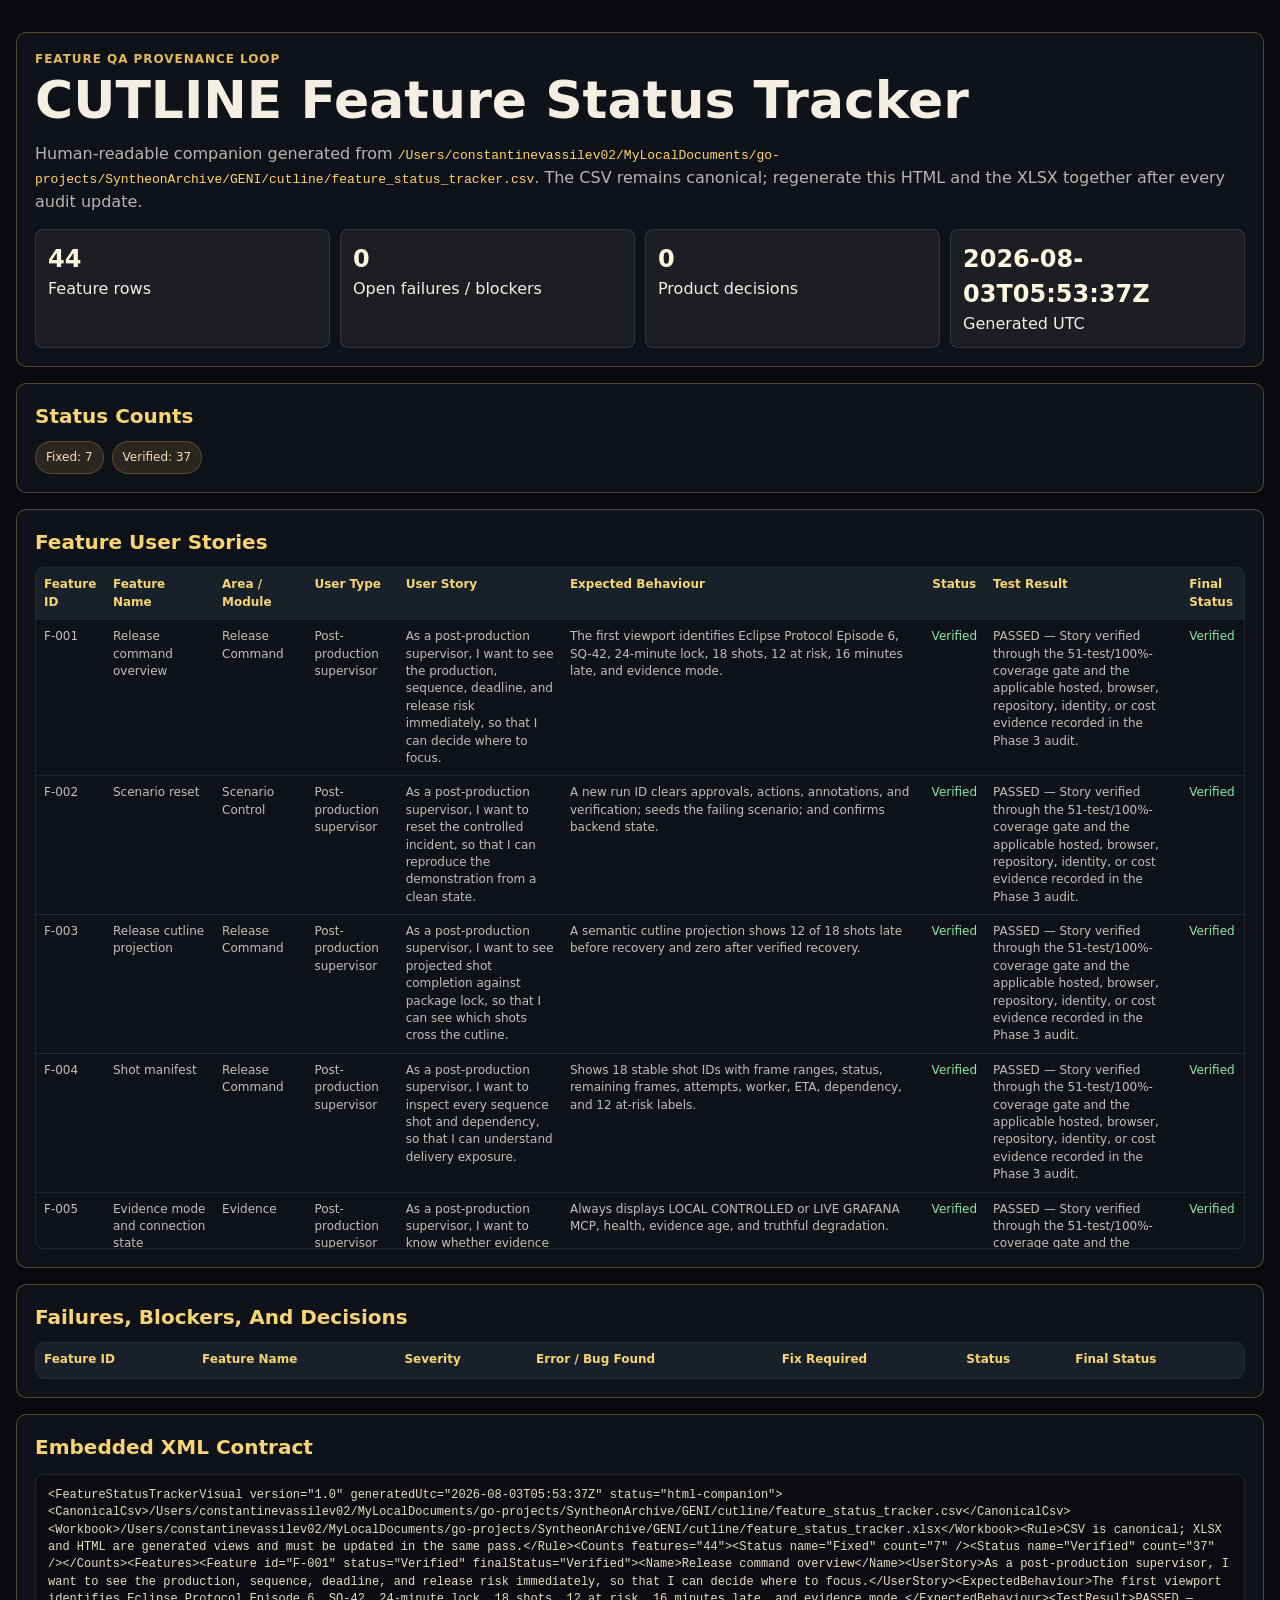
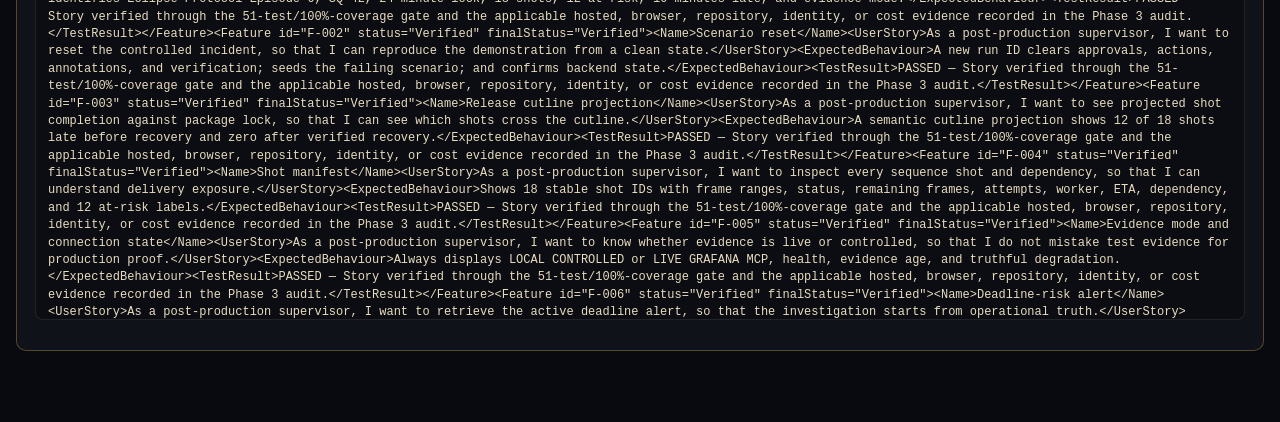
<file: feature_status_tracker.html>
<!doctype html>
<html lang="en">
<head>
  <meta charset="utf-8">
  <meta name="viewport" content="width=device-width, initial-scale=1">
  <title>CUTLINE Feature Status Tracker</title>
  <style>
    html { background:#080a0f; color:#f4efe2; font-family:Inter, ui-sans-serif, system-ui, -apple-system, BlinkMacSystemFont, "Segoe UI", sans-serif; line-height:1.45; }
    body { margin:0; }
    main { width:min(1280px, calc(100vw - 32px)); margin:0 auto; padding:32px 0 56px; }
    .hero, .panel { border:1px solid rgba(226,185,91,.32); background:rgba(18,20,28,.88); border-radius:10px; padding:18px; margin-bottom:16px; }
    .eyebrow { color:#e2b95b; font-size:12px; font-weight:800; text-transform:uppercase; letter-spacing:.08em; }
    h1 { margin:6px 0 10px; font-size:clamp(30px, 5vw, 52px); line-height:1; letter-spacing:0; }
    h2 { margin:0 0 10px; color:#f7d575; font-size:20px; }
    p { color:rgba(244,239,226,.74); }
    code { color:#ffd66b; overflow-wrap:anywhere; }
    .metrics { display:grid; grid-template-columns:repeat(4, minmax(0, 1fr)); gap:10px; margin-top:16px; }
    .metric { border:1px solid rgba(255,255,255,.1); background:rgba(255,255,255,.05); border-radius:8px; padding:12px; }
    .metric b { display:block; font-size:24px; color:#fff7df; }
    .chipbar { display:flex; flex-wrap:wrap; gap:8px; }
    .chip { border:1px solid rgba(226,185,91,.26); background:rgba(226,185,91,.12); border-radius:999px; padding:7px 10px; font-size:12px; color:#f8deb1; }
    .table-wrap { overflow:auto; max-height:680px; border:1px solid rgba(255,255,255,.09); border-radius:8px; }
    table { width:100%; border-collapse:collapse; font-size:12px; }
    th, td { border-bottom:1px solid rgba(255,255,255,.08); padding:8px; vertical-align:top; text-align:left; }
    th { position:sticky; top:0; background:#18202a; color:#f7d575; }
    td { color:rgba(244,239,226,.78); }
    .status-pass { color:#8ee6a8; }
    .status-fail { color:#ff8c8c; }
    .status-warn { color:#ffcf7a; }
    pre { white-space:pre-wrap; overflow:auto; max-height:420px; border:1px solid rgba(255,255,255,.09); border-radius:8px; padding:12px; background:rgba(0,0,0,.25); color:#e8dcc1; font-size:12px; }
    @media (max-width: 820px) { .metrics { grid-template-columns:1fr; } }
  </style>
</head>
<body>
<main>
  <section class="hero">
    <div class="eyebrow">Feature QA Provenance Loop</div>
    <h1>CUTLINE Feature Status Tracker</h1>
    <p>Human-readable companion generated from <code>/Users/constantinevassilev02/MyLocalDocuments/go-projects/SyntheonArchive/GENI/cutline/feature_status_tracker.csv</code>. The CSV remains canonical; regenerate this HTML and the XLSX together after every audit update.</p>
    <div class="metrics">
      <div class="metric"><b>44</b><span>Feature rows</span></div>
      <div class="metric"><b>0</b><span>Open failures / blockers</span></div>
      <div class="metric"><b>0</b><span>Product decisions</span></div>
      <div class="metric"><b>2026-08-03T05:53:37Z</b><span>Generated UTC</span></div>
    </div>
  </section>
  <section class="panel">
    <h2>Status Counts</h2>
    <div class="chipbar"><span class="chip">Fixed: 7</span><span class="chip">Verified: 37</span></div>
  </section>
  <section class="panel">
    <h2>Feature User Stories</h2>
    <div class="table-wrap"><table><thead><tr><th>Feature ID</th><th>Feature Name</th><th>Area / Module</th><th>User Type</th><th>User Story</th><th>Expected Behaviour</th><th>Status</th><th>Test Result</th><th>Final Status</th></tr></thead><tbody><tr><td class="">F-001</td><td class="">Release command overview</td><td class="">Release Command</td><td class="">Post-production supervisor</td><td class="">As a post-production supervisor, I want to see the production, sequence, deadline, and release risk immediately, so that I can decide where to focus.</td><td class="">The first viewport identifies Eclipse Protocol Episode 6, SQ-42, 24-minute lock, 18 shots, 12 at risk, 16 minutes late, and evidence mode.</td><td class="status-pass">Verified</td><td class="">PASSED — Story verified through the 51-test/100%-coverage gate and the applicable hosted, browser, repository, identity, or cost evidence recorded in the Phase 3 audit.</td><td class="status-pass">Verified</td></tr><tr><td class="">F-002</td><td class="">Scenario reset</td><td class="">Scenario Control</td><td class="">Post-production supervisor</td><td class="">As a post-production supervisor, I want to reset the controlled incident, so that I can reproduce the demonstration from a clean state.</td><td class="">A new run ID clears approvals, actions, annotations, and verification; seeds the failing scenario; and confirms backend state.</td><td class="status-pass">Verified</td><td class="">PASSED — Story verified through the 51-test/100%-coverage gate and the applicable hosted, browser, repository, identity, or cost evidence recorded in the Phase 3 audit.</td><td class="status-pass">Verified</td></tr><tr><td class="">F-003</td><td class="">Release cutline projection</td><td class="">Release Command</td><td class="">Post-production supervisor</td><td class="">As a post-production supervisor, I want to see projected shot completion against package lock, so that I can see which shots cross the cutline.</td><td class="">A semantic cutline projection shows 12 of 18 shots late before recovery and zero after verified recovery.</td><td class="status-pass">Verified</td><td class="">PASSED — Story verified through the 51-test/100%-coverage gate and the applicable hosted, browser, repository, identity, or cost evidence recorded in the Phase 3 audit.</td><td class="status-pass">Verified</td></tr><tr><td class="">F-004</td><td class="">Shot manifest</td><td class="">Release Command</td><td class="">Post-production supervisor</td><td class="">As a post-production supervisor, I want to inspect every sequence shot and dependency, so that I can understand delivery exposure.</td><td class="">Shows 18 stable shot IDs with frame ranges, status, remaining frames, attempts, worker, ETA, dependency, and 12 at-risk labels.</td><td class="status-pass">Verified</td><td class="">PASSED — Story verified through the 51-test/100%-coverage gate and the applicable hosted, browser, repository, identity, or cost evidence recorded in the Phase 3 audit.</td><td class="status-pass">Verified</td></tr><tr><td class="">F-005</td><td class="">Evidence mode and connection state</td><td class="">Evidence</td><td class="">Post-production supervisor</td><td class="">As a post-production supervisor, I want to know whether evidence is live or controlled, so that I do not mistake test evidence for production proof.</td><td class="">Always displays LOCAL CONTROLLED or LIVE GRAFANA MCP, health, evidence age, and truthful degradation.</td><td class="status-pass">Verified</td><td class="">PASSED — Story verified through the 51-test/100%-coverage gate and the applicable hosted, browser, repository, identity, or cost evidence recorded in the Phase 3 audit.</td><td class="status-pass">Verified</td></tr><tr><td class="">F-006</td><td class="">Deadline-risk alert</td><td class="">Evidence</td><td class="">Post-production supervisor</td><td class="">As a post-production supervisor, I want to retrieve the active deadline alert, so that the investigation starts from operational truth.</td><td class="">Returns RenderDeadlineRiskHigh with active run ID, source ID, observed timestamp, and MCP operation in live mode.</td><td class="status-pass">Verified</td><td class="">PASSED — Story verified through the 51-test/100%-coverage gate and the applicable hosted, browser, repository, identity, or cost evidence recorded in the Phase 3 audit.</td><td class="status-pass">Verified</td></tr><tr><td class="">F-007</td><td class="">Metrics evidence</td><td class="">Evidence</td><td class="">Post-production supervisor</td><td class="">As a post-production supervisor, I want to inspect backlog, throughput, GPU-memory, and retry metrics, so that I can quantify the failure.</td><td class="">Packet contains 4,800 backlog, 120 frames/min, VRAM saturation, retry growth, query IDs, timestamps, and run binding.</td><td class="status-pass">Verified</td><td class="">PASSED — Story verified through the 51-test/100%-coverage gate and the applicable hosted, browser, repository, identity, or cost evidence recorded in the Phase 3 audit.</td><td class="status-pass">Verified</td></tr><tr><td class="">F-008</td><td class="">Logs and trace evidence</td><td class="">Evidence</td><td class="">Post-production supervisor</td><td class="">As a post-production supervisor, I want to inspect correlated OOM logs and render traces, so that I can understand why attempts fail.</td><td class="">Packet includes sanitized CUDA OOM logs and render_shot→texture_load trace evidence with times and shot IDs.</td><td class="status-pass">Verified</td><td class="">PASSED — Story verified through the 51-test/100%-coverage gate and the applicable hosted, browser, repository, identity, or cost evidence recorded in the Phase 3 audit.</td><td class="status-pass">Verified</td></tr><tr><td class="">F-009</td><td class="">Evidence ledger</td><td class="">Evidence</td><td class="">Post-production supervisor</td><td class="">As a post-production supervisor, I want to inspect a compact evidence ledger, so that I can audit every conclusion.</td><td class="">Shows operation, status, timestamp, run, evidence ID, source mode, and concise result for each evidence item.</td><td class="status-pass">Verified</td><td class="">PASSED — Story verified through the 51-test/100%-coverage gate and the applicable hosted, browser, repository, identity, or cost evidence recorded in the Phase 3 audit.</td><td class="status-pass">Verified</td></tr><tr><td class="">F-010</td><td class="">Adversarial diagnosis</td><td class="">Diagnosis</td><td class="">Post-production supervisor</td><td class="">As a post-production supervisor, I want to see a supported diagnosis with alternative and falsifier, so that I can judge uncertainty without fake precision.</td><td class="">Shows concurrency/VRAM hypothesis, asset-regression alternative, discriminator, falsifier, evidence refs, and no numeric confidence.</td><td class="status-pass">Verified</td><td class="">PASSED — Story verified through the 51-test/100%-coverage gate and the applicable hosted, browser, repository, identity, or cost evidence recorded in the Phase 3 audit.</td><td class="status-pass">Verified</td></tr><tr><td class="">F-011</td><td class="">Deterministic impact calculation</td><td class="">Impact</td><td class="">Post-production supervisor</td><td class="">As a post-production supervisor, I want to expand the deadline arithmetic, so that I can reproduce the estimate.</td><td class="">Shows 4800/24=200 minimum; 200*1.20=240 safe target; 4800/120=40; 24-40=-16.</td><td class="status-pass">Verified</td><td class="">PASSED — Story verified through the 51-test/100%-coverage gate and the applicable hosted, browser, repository, identity, or cost evidence recorded in the Phase 3 audit.</td><td class="status-pass">Verified</td></tr><tr><td class="">F-012</td><td class="">Recovery proposal</td><td class="">Approval</td><td class="">Post-production supervisor</td><td class="">As a post-production supervisor, I want to review one bounded recovery proposal, so that I can make a controlled decision.</td><td class="">Shows allowlisted version, concurrency 3→1, four workers, SQ-42 scope, $18 scenario cost, rollback, stop condition, and evidence refs.</td><td class="status-pass">Verified</td><td class="">PASSED — Story verified through the 51-test/100%-coverage gate and the applicable hosted, browser, repository, identity, or cost evidence recorded in the Phase 3 audit.</td><td class="status-pass">Verified</td></tr><tr><td class="">F-013</td><td class="">Approve recovery</td><td class="">Approval</td><td class="">Post-production supervisor</td><td class="">As a post-production supervisor, I want to approve the bounded recovery intentionally, so that no change occurs without my authorization.</td><td class="">Creates an approval ID bound to active run, proposal, parameters, approver, timestamp, and expiry.</td><td class="status-pass">Verified</td><td class="">PASSED — Story verified through the 51-test/100%-coverage gate and the applicable hosted, browser, repository, identity, or cost evidence recorded in the Phase 3 audit.</td><td class="status-pass">Verified</td></tr><tr><td class="">F-014</td><td class="">Reject recovery</td><td class="">Approval</td><td class="">Post-production supervisor</td><td class="">As a post-production supervisor, I want to reject the recovery, so that the incident stays unchanged and my decision is recorded.</td><td class="">Records reason/time, enters REJECTED, and creates no action or configuration change.</td><td class="status-pass">Verified</td><td class="">PASSED — Story verified through the 51-test/100%-coverage gate and the applicable hosted, browser, repository, identity, or cost evidence recorded in the Phase 3 audit.</td><td class="status-pass">Verified</td></tr><tr><td class="">F-015</td><td class="">Idempotent execution</td><td class="">Execution</td><td class="">Post-production supervisor</td><td class="">As a post-production supervisor, I want to retry an execution request safely, so that network retries cannot apply recovery twice.</td><td class="">One approved request creates one action; duplicate key returns same receipt; later keys cannot reapply it.</td><td class="status-pass">Verified</td><td class="">PASSED — Story verified through the 51-test/100%-coverage gate and the applicable hosted, browser, repository, identity, or cost evidence recorded in the Phase 3 audit.</td><td class="status-pass">Verified</td></tr><tr><td class="">F-016</td><td class="">Execution receipt and transition</td><td class="">Execution</td><td class="">Post-production supervisor</td><td class="">As a post-production supervisor, I want to see a receipt and configuration transition, so that I can distinguish execution from verified recovery.</td><td class="">Shows approval/action IDs, executor mode, times, concurrency 3→1, reserve 0→4, status, annotation; remains unverified.</td><td class="status-pass">Verified</td><td class="">PASSED — Story verified through the 51-test/100%-coverage gate and the applicable hosted, browser, repository, identity, or cost evidence recorded in the Phase 3 audit.</td><td class="status-pass">Verified</td></tr><tr><td class="">F-017</td><td class="">Fresh recovery verification</td><td class="">Verification</td><td class="">Post-production supervisor</td><td class="">As a post-production supervisor, I want to verify recovery from later Grafana evidence, so that success reflects observation rather than animation.</td><td class="">Requires later same-run evidence, config 1/4, lower VRAM/retries, &gt;=240 throughput, 320 observed, and 9 minutes early.</td><td class="status-pass">Verified</td><td class="">PASSED — Story verified through the 51-test/100%-coverage gate and the applicable hosted, browser, repository, identity, or cost evidence recorded in the Phase 3 audit.</td><td class="status-pass">Verified</td></tr><tr><td class="">F-018</td><td class="">Verification failure</td><td class="">Verification</td><td class="">Post-production supervisor</td><td class="">As a post-production supervisor, I want to see failed stability gates honestly, so that execution is not mistaken for recovery.</td><td class="">Below-safe throughput, OOM, stale time, wrong run, or malformed evidence yields UNVERIFIED/BLOCKED and no green state.</td><td class="status-pass">Verified</td><td class="">PASSED — Story verified through the 51-test/100%-coverage gate and the applicable hosted, browser, repository, identity, or cost evidence recorded in the Phase 3 audit.</td><td class="status-pass">Verified</td></tr><tr><td class="">F-019</td><td class="">Grafana MCP unavailable state</td><td class="">Failure Handling</td><td class="">Post-production supervisor</td><td class="">As a post-production supervisor, I want to see MCP outages without fabricated answers, so that I do not act on unsupported evidence.</td><td class="">Live MCP failure says evidence unavailable, blocks diagnosis/proposal, labels prior evidence, and offers retry/reset.</td><td class="status-pass">Verified</td><td class="">PASSED — Story verified through the 51-test/100%-coverage gate and the applicable hosted, browser, repository, identity, or cost evidence recorded in the Phase 3 audit.</td><td class="status-pass">Verified</td></tr><tr><td class="">F-020</td><td class="">Action failure state</td><td class="">Failure Handling</td><td class="">Post-production supervisor</td><td class="">As a post-production supervisor, I want to see action failure and retry safely, so that a failed request cannot look successful.</td><td class="">Creates failed receipt, leaves incident active, skips verification, and applies idempotent retry policy.</td><td class="status-pass">Verified</td><td class="">PASSED — Story verified through the 51-test/100%-coverage gate and the applicable hosted, browser, repository, identity, or cost evidence recorded in the Phase 3 audit.</td><td class="status-pass">Verified</td></tr><tr><td class="">F-021</td><td class="">Prior-run evidence labeling</td><td class="">Audit</td><td class="">Post-production supervisor</td><td class="">As a post-production supervisor, I want to see prior-run evidence separated, so that old proof cannot satisfy the current incident.</td><td class="">Reset archives prior audit as PRIOR RUN and excludes it from current diagnosis and verification.</td><td class="status-pass">Verified</td><td class="">PASSED — Story verified through the 51-test/100%-coverage gate and the applicable hosted, browser, repository, identity, or cost evidence recorded in the Phase 3 audit.</td><td class="status-pass">Verified</td></tr><tr><td class="">F-022</td><td class="">Audit packet</td><td class="">Audit</td><td class="">Post-production supervisor</td><td class="">As a post-production supervisor, I want to inspect the complete decision record, so that the team can reconstruct the workflow.</td><td class="">Ordered packet has six structured objects, IDs, parents, times, method/source labels, scenario flags, status, unresolved fields, and disclosures.</td><td class="status-pass">Verified</td><td class="">PASSED — Story verified through the 51-test/100%-coverage gate and the applicable hosted, browser, repository, identity, or cost evidence recorded in the Phase 3 audit.</td><td class="status-pass">Verified</td></tr><tr><td class="">F-023</td><td class="">Scenario disclosure</td><td class="">Trust and Compliance</td><td class="">Judge or operator</td><td class="">As a judge or operator, I want to see synthetic and real components labeled consistently, so that I can evaluate the demonstration without misleading claims.</td><td class="">The first viewport and repository describe the controlled workload and the currently active live runtime consistently: real official Grafana MCP evidence, Gemini on Vertex AI, and the authenticated Google Cloud action are active, while synthetic production data remains explicit.</td><td class="status-pass">Fixed</td><td class="">FAILED — Hosted UI still states that real Grafana MCP and Google Cloud action are only required in submitted live mode, even though the live run already uses both. README also says live mode remains fail-closed.</td><td class="status-pass">Verified</td></tr><tr><td class="">F-024</td><td class="">Readiness and health</td><td class="">Operations</td><td class="">Judge or operator</td><td class="">As a judge or operator, I want to see immediate readiness, so that I know whether the demo can run without private setup.</td><td class="">Health is process-only; readiness reports mode, config, scenario, evidence age, and blockers without secrets.</td><td class="status-pass">Verified</td><td class="">PASSED — Story verified through the 51-test/100%-coverage gate and the applicable hosted, browser, repository, identity, or cost evidence recorded in the Phase 3 audit.</td><td class="status-pass">Verified</td></tr><tr><td class="">F-025</td><td class="">Refresh state reconstruction</td><td class="">Reliability</td><td class="">Post-production supervisor</td><td class="">As a post-production supervisor, I want to refresh without losing workflow state, so that browser memory is not the source of truth.</td><td class="">Every workflow state reloads from backend records with stable IDs and correct enabled actions.</td><td class="status-pass">Verified</td><td class="">PASSED — Story verified through the 51-test/100%-coverage gate and the applicable hosted, browser, repository, identity, or cost evidence recorded in the Phase 3 audit.</td><td class="status-pass">Verified</td></tr><tr><td class="">F-026</td><td class="">Keyboard and assistive access</td><td class="">Accessibility</td><td class="">Keyboard and assistive-technology user</td><td class="">As a keyboard and assistive-technology user, I want to operate CUTLINE without a pointer, so that the release decision is accessible.</td><td class="">Semantic landmarks/headings/table, focus, labels, live announcements, non-color status, reduced motion, and full keyboard path.</td><td class="status-pass">Verified</td><td class="">PASSED — Story verified through the 51-test/100%-coverage gate and the applicable hosted, browser, repository, identity, or cost evidence recorded in the Phase 3 audit.</td><td class="status-pass">Verified</td></tr><tr><td class="">F-027</td><td class="">Responsive release command</td><td class="">Responsive UI</td><td class="">Mobile or narrow-screen user</td><td class="">As a mobile or narrow-screen user, I want to read all decision data without horizontal loss, so that I can inspect the incident anywhere.</td><td class="">At 390x844, 768x1024, and 1440x1000 content reflows with no clipped controls or document overflow.</td><td class="status-pass">Verified</td><td class="">PASSED — Story verified through the 51-test/100%-coverage gate and the applicable hosted, browser, repository, identity, or cost evidence recorded in the Phase 3 audit.</td><td class="status-pass">Verified</td></tr><tr><td class="">F-028</td><td class="">Five-run reliability</td><td class="">Reliability</td><td class="">Judge or operator</td><td class="">As a judge or operator, I want to reproduce the controlled scenario repeatedly, so that the demonstration is credible rather than lucky.</td><td class="">Five reset→investigate→approve→execute→verify runs finish with unique run IDs and deterministic outputs.</td><td class="status-pass">Verified</td><td class="">PASSED — Story verified through the 51-test/100%-coverage gate and the applicable hosted, browser, repository, identity, or cost evidence recorded in the Phase 3 audit.</td><td class="status-pass">Verified</td></tr><tr><td class="">F-029</td><td class="">Agent evidence synthesis</td><td class="">Agent Experience</td><td class="">Post-production supervisor</td><td class="">As a post-production supervisor, I want to receive concise synthesis grounded in tools, so that I can understand evidence without raw payloads.</td><td class="">ADK cites evidence IDs, distinguishes hypothesis/fact, never owns arithmetic, and never executes without approval.</td><td class="status-pass">Verified</td><td class="">PASSED — Story verified through the 51-test/100%-coverage gate and the applicable hosted, browser, repository, identity, or cost evidence recorded in the Phase 3 audit.</td><td class="status-pass">Verified</td></tr><tr><td class="">F-030</td><td class="">Public-safe error responses</td><td class="">Security and Trust</td><td class="">Judge or operator</td><td class="">As a judge or operator, I want to receive actionable errors without internals, so that failures remain safe and understandable.</td><td class="">Stable error codes, plain guidance, safe run ID, no tokens, stack traces, paths, or raw provider payloads.</td><td class="status-pass">Verified</td><td class="">PASSED — Story verified through the 51-test/100%-coverage gate and the applicable hosted, browser, repository, identity, or cost evidence recorded in the Phase 3 audit.</td><td class="status-pass">Verified</td></tr><tr><td class="">F-031</td><td class="">Secure live action boundary</td><td class="">Live Operations</td><td class="">Approved post-production operator</td><td class="">As an approved post-production operator, I want the live recovery to cross one authenticated and idempotent Google Cloud action boundary, so that retries cannot duplicate or broaden the approved change.</td><td class="">The action endpoint requires a Secret Manager-injected bearer token, accepts only the allowlisted plan and valid approval/run/idempotency fields, returns the exact bounded transition, replays identical keys without a second mutation, and rejects key reuse with a different payload.</td><td class="status-pass">Verified</td><td class="">PASSED — Story verified through the 51-test/100%-coverage gate and the applicable hosted, browser, repository, identity, or cost evidence recorded in the Phase 3 audit.</td><td class="status-pass">Verified</td></tr><tr><td class="">F-032</td><td class="">Hosted ADK Gemini investigation</td><td class="">Agent Experience</td><td class="">Post-production supervisor</td><td class="">As a post-production supervisor, I want the hosted investigation to invoke the bounded ADK Gemini agent on the current evidence, so that the public product demonstrates agentic synthesis rather than only a separate offline evaluation.</td><td class="">After deterministic evidence collection in live mode, the Google ADK runner invokes Gemini 2.5 Flash, requires the agent to inspect current tool-backed state, captures a concise synthesis with evidence IDs and uncertainty, stores it on the active run, and fails closed if Gemini is unavailable; local controlled mode remains deterministic and cost-free.</td><td class="status-pass">Verified</td><td class="">PASSED — Story verified through the 51-test/100%-coverage gate and the applicable hosted, browser, repository, identity, or cost evidence recorded in the Phase 3 audit.</td><td class="status-pass">Verified</td></tr><tr><td class="">F-033</td><td class="">Official Grafana MCP runtime contract</td><td class="">Live Evidence</td><td class="">Post-production supervisor</td><td class="">As a post-production supervisor, I want live evidence to come through the official Grafana MCP server using its discovered tool schemas, so that CUTLINE proves real partner integration instead of a custom or assumed wrapper.</td><td class="">CUTLINE connects to a private Cloud Run deployment of official grafana/mcp-grafana, uses Google service identity for inbound authentication, verifies the official tool catalog, queries explicit Prometheus and Loki datasource UIDs, publishes bounded scenario telemetry with a separate write-only token, normalizes provider timestamps/run labels, and fails closed on missing or incompatible results.</td><td class="status-pass">Verified</td><td class="">PASSED — Story verified through the 51-test/100%-coverage gate and the applicable hosted, browser, repository, identity, or cost evidence recorded in the Phase 3 audit.</td><td class="status-pass">Verified</td></tr><tr><td class="">F-034</td><td class="">Clean-room hosted judge access</td><td class="">Submission Readiness</td><td class="">Hackathon judge</td><td class="">As a hackathon judge, I want to open and exercise the hosted product without private credentials, so that I can evaluate the actual submission reliably.</td><td class="">The canonical hosted URL loads unauthenticated, health/readiness are public and safe, the full workflow completes consistently, and no judge needs GCP or Grafana credentials.</td><td class="status-pass">Verified</td><td class="">PASSED — Story verified through the 51-test/100%-coverage gate and the applicable hosted, browser, repository, identity, or cost evidence recorded in the Phase 3 audit.</td><td class="status-pass">Verified</td></tr><tr><td class="">F-035</td><td class="">Public open-source submission repository</td><td class="">Submission Compliance</td><td class="">Hackathon judge or automated screener</td><td class="">As a hackathon judge, I want a public licensed repository with complete run instructions and source, so that I can verify and reproduce the project.</td><td class="">The repository is public, the top-level OSI-approved license is detected, runtime source and deployment instructions are present, and Google/Grafana usage is evident in code rather than only prose.</td><td class="status-pass">Verified</td><td class="">PASSED — Story verified through the 51-test/100%-coverage gate and the applicable hosted, browser, repository, identity, or cost evidence recorded in the Phase 3 audit.</td><td class="status-pass">Verified</td></tr><tr><td class="">F-036</td><td class="">Google-only AI runtime compliance</td><td class="">Submission Compliance</td><td class="">Hackathon compliance reviewer</td><td class="">As a hackathon compliance reviewer, I want the project runtime to use only permitted Google AI and agent tooling, so that the entry is eligible.</td><td class="">Runtime AI uses Google ADK and Gemini on Vertex AI; no prohibited non-Google AI model, agent framework, or AI API is imported, configured, or called by the submitted project.</td><td class="status-pass">Fixed</td><td class="">FAILED — Production source and --no-dev environment are Google-only, but the public uv.lock still contains LiteLLM/OpenAI through unused optional evaluation dependencies. This is an avoidable automated-compliance and reviewer-confidence risk.</td><td class="status-pass">Verified</td></tr><tr><td class="">F-037</td><td class="">Visible official Grafana runtime proof</td><td class="">Judge Verification</td><td class="">Hackathon judge</td><td class="">As a hackathon judge, I want visible, attributable proof that the official Grafana MCP is actively used at runtime, so that I do not have to trust an architecture claim.</td><td class="">A hosted journey visibly exposes same-run Grafana evidence provenance, official MCP operation names, provider timestamps, pre/post values, and the partner-runtime boundary without revealing secrets.</td><td class="status-pass">Verified</td><td class="">PASSED — Story verified through the 51-test/100%-coverage gate and the applicable hosted, browser, repository, identity, or cost evidence recorded in the Phase 3 audit.</td><td class="status-pass">Verified</td></tr><tr><td class="">F-038</td><td class="">Competition submission text package</td><td class="">Submission Readiness</td><td class="">Hackathon judge</td><td class="">As a hackathon judge, I want a concise submission narrative covering features, technology, data sources, findings, and learnings, so that I can score the project against every criterion quickly.</td><td class="">A copy-ready artifact supplies the project summary, feature/functionality description, technologies, data sources, findings/learnings, impact thesis, architecture, hosted URL, repo URL, and a criterion-to-proof map with truthful claims.</td><td class="status-pass">Fixed</td><td class="">FAILED — No copy-ready Devpost submission package or judging-criterion evidence matrix exists in the repository.</td><td class="status-pass">Verified</td></tr><tr><td class="">F-039</td><td class="">Three-minute public demo video</td><td class="">Submission Readiness</td><td class="">Hackathon judge</td><td class="">As a hackathon judge, I want a short English demo showing the real hosted product functioning, so that I can evaluate CUTLINE within the contest limit.</td><td class="">A publicly visible YouTube/Vimeo video is at most 180 seconds, in English or subtitled, shows the hosted product functioning end-to-end, makes official Grafana MCP and Google runtime use visible, and contains only original/authorized material.</td><td class="status-pass">Fixed</td><td class="">FAILED — No public YouTube/Vimeo demo URL or &lt;=3-minute competition demo video artifact exists.</td><td class="status-pass">Verified</td></tr><tr><td class="">F-040</td><td class="">Professional project metadata</td><td class="">Repository Experience</td><td class="">Hackathon judge or technical reviewer</td><td class="">As a technical reviewer, I want complete professional project metadata, so that the repository looks intentional and trustworthy rather than scaffold-derived.</td><td class="">Package name, description, author/team attribution, version, README identity, and deployment manifest are accurate, non-placeholder, and mutually consistent.</td><td class="status-pass">Fixed</td><td class="">FAILED — pyproject.toml contains an empty description and placeholder author identity/email.</td><td class="status-pass">Verified</td></tr><tr><td class="">F-041</td><td class="">Canonical audit artifact consistency</td><td class="">Quality Evidence</td><td class="">Project owner or judge</td><td class="">As a project owner or judge, I want every generated audit view to agree with the canonical CSV, so that readiness claims are credible and traceable.</td><td class="">CSV has the exact schema and one row per story; XLSX, HTML, and final report are generated from it and agree on counts, statuses, failures, and unresolved risks.</td><td class="status-pass">Fixed</td><td class="">FAILED — feature_qa_report.md reports 33 features and incorrectly labels F-032/F-033 unresolved while the canonical tracker contains 43 current stories. Generated views are therefore inconsistent with the canonical CSV.</td><td class="status-pass">Verified</td></tr><tr><td class="">F-042</td><td class="">Cost-bounded hosted operation</td><td class="">Operations and Credits</td><td class="">Project owner</td><td class="">As the project owner, I want the hosted demo to remain cost-bounded and observable, so that participating does not create surprise self-funded spend.</td><td class="">Cloud Run services scale to zero with bounded maxima, paid operations are not triggered by local tests, Grafana uses the documented free tier, secrets remain managed, and the README states cost/credit boundaries without promising ungranted credits.</td><td class="status-pass">Verified</td><td class="">PASSED — Story verified through the 51-test/100%-coverage gate and the applicable hosted, browser, repository, identity, or cost evidence recorded in the Phase 3 audit.</td><td class="status-pass">Verified</td></tr><tr><td class="">F-043</td><td class="">Contest-period originality provenance</td><td class="">Submission Compliance</td><td class="">Hackathon compliance reviewer</td><td class="">As a compliance reviewer, I want repository history to support that CUTLINE is a new original project created during the contest period, so that it satisfies the new-project rule.</td><td class="">The public history shows CUTLINE was created on or after July 27, 2026, is original work by the entrant, and does not present a modification of a pre-existing submitted product.</td><td class="status-pass">Verified</td><td class="">PASSED — Story verified through the 51-test/100%-coverage gate and the applicable hosted, browser, repository, identity, or cost evidence recorded in the Phase 3 audit.</td><td class="status-pass">Verified</td></tr><tr><td class="">F-044</td><td class="">Professional GitHub repository presentation</td><td class="">Repository Experience</td><td class="">Hackathon judge or technical reviewer</td><td class="">As a hackathon judge or technical reviewer, I want the public repository landing page to communicate CUTLINE&#x27;s value, proof, architecture, and next action at a glance, so that I can evaluate the project confidently without hunting through files.</td><td class="">The GitHub landing page has a branded hero, concise value proposition, prominent live-demo/video/source actions, truthful technology and verification badges, an understandable workflow and architecture, proof-oriented results, scannable setup and documentation links, a professional description and homepage, and relevant repository topics; all public links resolve without authentication.</td><td class="status-pass">Fixed</td><td class="">FAILED — GitHub API reported an empty homepage and no topics, while the rendered README had zero images and zero tables and required a linear read to find proof, architecture, setup, and submission assets.</td><td class="status-pass">Verified</td></tr></tbody></table></div>
  </section>
  <section class="panel">
    <h2>Failures, Blockers, And Decisions</h2>
    <div class="table-wrap"><table><thead><tr><th>Feature ID</th><th>Feature Name</th><th>Severity</th><th>Error / Bug Found</th><th>Fix Required</th><th>Status</th><th>Final Status</th></tr></thead><tbody></tbody></table></div>
  </section>
  <section class="panel">
    <h2>Embedded XML Contract</h2>
    <pre>&lt;FeatureStatusTrackerVisual version=&quot;1.0&quot; generatedUtc=&quot;2026-08-03T05:53:37Z&quot; status=&quot;html-companion&quot;&gt;&lt;CanonicalCsv&gt;/Users/constantinevassilev02/MyLocalDocuments/go-projects/SyntheonArchive/GENI/cutline/feature_status_tracker.csv&lt;/CanonicalCsv&gt;&lt;Workbook&gt;/Users/constantinevassilev02/MyLocalDocuments/go-projects/SyntheonArchive/GENI/cutline/feature_status_tracker.xlsx&lt;/Workbook&gt;&lt;Rule&gt;CSV is canonical; XLSX and HTML are generated views and must be updated in the same pass.&lt;/Rule&gt;&lt;Counts features=&quot;44&quot;&gt;&lt;Status name=&quot;Fixed&quot; count=&quot;7&quot; /&gt;&lt;Status name=&quot;Verified&quot; count=&quot;37&quot; /&gt;&lt;/Counts&gt;&lt;Features&gt;&lt;Feature id=&quot;F-001&quot; status=&quot;Verified&quot; finalStatus=&quot;Verified&quot;&gt;&lt;Name&gt;Release command overview&lt;/Name&gt;&lt;UserStory&gt;As a post-production supervisor, I want to see the production, sequence, deadline, and release risk immediately, so that I can decide where to focus.&lt;/UserStory&gt;&lt;ExpectedBehaviour&gt;The first viewport identifies Eclipse Protocol Episode 6, SQ-42, 24-minute lock, 18 shots, 12 at risk, 16 minutes late, and evidence mode.&lt;/ExpectedBehaviour&gt;&lt;TestResult&gt;PASSED — Story verified through the 51-test/100%-coverage gate and the applicable hosted, browser, repository, identity, or cost evidence recorded in the Phase 3 audit.&lt;/TestResult&gt;&lt;/Feature&gt;&lt;Feature id=&quot;F-002&quot; status=&quot;Verified&quot; finalStatus=&quot;Verified&quot;&gt;&lt;Name&gt;Scenario reset&lt;/Name&gt;&lt;UserStory&gt;As a post-production supervisor, I want to reset the controlled incident, so that I can reproduce the demonstration from a clean state.&lt;/UserStory&gt;&lt;ExpectedBehaviour&gt;A new run ID clears approvals, actions, annotations, and verification; seeds the failing scenario; and confirms backend state.&lt;/ExpectedBehaviour&gt;&lt;TestResult&gt;PASSED — Story verified through the 51-test/100%-coverage gate and the applicable hosted, browser, repository, identity, or cost evidence recorded in the Phase 3 audit.&lt;/TestResult&gt;&lt;/Feature&gt;&lt;Feature id=&quot;F-003&quot; status=&quot;Verified&quot; finalStatus=&quot;Verified&quot;&gt;&lt;Name&gt;Release cutline projection&lt;/Name&gt;&lt;UserStory&gt;As a post-production supervisor, I want to see projected shot completion against package lock, so that I can see which shots cross the cutline.&lt;/UserStory&gt;&lt;ExpectedBehaviour&gt;A semantic cutline projection shows 12 of 18 shots late before recovery and zero after verified recovery.&lt;/ExpectedBehaviour&gt;&lt;TestResult&gt;PASSED — Story verified through the 51-test/100%-coverage gate and the applicable hosted, browser, repository, identity, or cost evidence recorded in the Phase 3 audit.&lt;/TestResult&gt;&lt;/Feature&gt;&lt;Feature id=&quot;F-004&quot; status=&quot;Verified&quot; finalStatus=&quot;Verified&quot;&gt;&lt;Name&gt;Shot manifest&lt;/Name&gt;&lt;UserStory&gt;As a post-production supervisor, I want to inspect every sequence shot and dependency, so that I can understand delivery exposure.&lt;/UserStory&gt;&lt;ExpectedBehaviour&gt;Shows 18 stable shot IDs with frame ranges, status, remaining frames, attempts, worker, ETA, dependency, and 12 at-risk labels.&lt;/ExpectedBehaviour&gt;&lt;TestResult&gt;PASSED — Story verified through the 51-test/100%-coverage gate and the applicable hosted, browser, repository, identity, or cost evidence recorded in the Phase 3 audit.&lt;/TestResult&gt;&lt;/Feature&gt;&lt;Feature id=&quot;F-005&quot; status=&quot;Verified&quot; finalStatus=&quot;Verified&quot;&gt;&lt;Name&gt;Evidence mode and connection state&lt;/Name&gt;&lt;UserStory&gt;As a post-production supervisor, I want to know whether evidence is live or controlled, so that I do not mistake test evidence for production proof.&lt;/UserStory&gt;&lt;ExpectedBehaviour&gt;Always displays LOCAL CONTROLLED or LIVE GRAFANA MCP, health, evidence age, and truthful degradation.&lt;/ExpectedBehaviour&gt;&lt;TestResult&gt;PASSED — Story verified through the 51-test/100%-coverage gate and the applicable hosted, browser, repository, identity, or cost evidence recorded in the Phase 3 audit.&lt;/TestResult&gt;&lt;/Feature&gt;&lt;Feature id=&quot;F-006&quot; status=&quot;Verified&quot; finalStatus=&quot;Verified&quot;&gt;&lt;Name&gt;Deadline-risk alert&lt;/Name&gt;&lt;UserStory&gt;As a post-production supervisor, I want to retrieve the active deadline alert, so that the investigation starts from operational truth.&lt;/UserStory&gt;&lt;ExpectedBehaviour&gt;Returns RenderDeadlineRiskHigh with active run ID, source ID, observed timestamp, and MCP operation in live mode.&lt;/ExpectedBehaviour&gt;&lt;TestResult&gt;PASSED — Story verified through the 51-test/100%-coverage gate and the applicable hosted, browser, repository, identity, or cost evidence recorded in the Phase 3 audit.&lt;/TestResult&gt;&lt;/Feature&gt;&lt;Feature id=&quot;F-007&quot; status=&quot;Verified&quot; finalStatus=&quot;Verified&quot;&gt;&lt;Name&gt;Metrics evidence&lt;/Name&gt;&lt;UserStory&gt;As a post-production supervisor, I want to inspect backlog, throughput, GPU-memory, and retry metrics, so that I can quantify the failure.&lt;/UserStory&gt;&lt;ExpectedBehaviour&gt;Packet contains 4,800 backlog, 120 frames/min, VRAM saturation, retry growth, query IDs, timestamps, and run binding.&lt;/ExpectedBehaviour&gt;&lt;TestResult&gt;PASSED — Story verified through the 51-test/100%-coverage gate and the applicable hosted, browser, repository, identity, or cost evidence recorded in the Phase 3 audit.&lt;/TestResult&gt;&lt;/Feature&gt;&lt;Feature id=&quot;F-008&quot; status=&quot;Verified&quot; finalStatus=&quot;Verified&quot;&gt;&lt;Name&gt;Logs and trace evidence&lt;/Name&gt;&lt;UserStory&gt;As a post-production supervisor, I want to inspect correlated OOM logs and render traces, so that I can understand why attempts fail.&lt;/UserStory&gt;&lt;ExpectedBehaviour&gt;Packet includes sanitized CUDA OOM logs and render_shot→texture_load trace evidence with times and shot IDs.&lt;/ExpectedBehaviour&gt;&lt;TestResult&gt;PASSED — Story verified through the 51-test/100%-coverage gate and the applicable hosted, browser, repository, identity, or cost evidence recorded in the Phase 3 audit.&lt;/TestResult&gt;&lt;/Feature&gt;&lt;Feature id=&quot;F-009&quot; status=&quot;Verified&quot; finalStatus=&quot;Verified&quot;&gt;&lt;Name&gt;Evidence ledger&lt;/Name&gt;&lt;UserStory&gt;As a post-production supervisor, I want to inspect a compact evidence ledger, so that I can audit every conclusion.&lt;/UserStory&gt;&lt;ExpectedBehaviour&gt;Shows operation, status, timestamp, run, evidence ID, source mode, and concise result for each evidence item.&lt;/ExpectedBehaviour&gt;&lt;TestResult&gt;PASSED — Story verified through the 51-test/100%-coverage gate and the applicable hosted, browser, repository, identity, or cost evidence recorded in the Phase 3 audit.&lt;/TestResult&gt;&lt;/Feature&gt;&lt;Feature id=&quot;F-010&quot; status=&quot;Verified&quot; finalStatus=&quot;Verified&quot;&gt;&lt;Name&gt;Adversarial diagnosis&lt;/Name&gt;&lt;UserStory&gt;As a post-production supervisor, I want to see a supported diagnosis with alternative and falsifier, so that I can judge uncertainty without fake precision.&lt;/UserStory&gt;&lt;ExpectedBehaviour&gt;Shows concurrency/VRAM hypothesis, asset-regression alternative, discriminator, falsifier, evidence refs, and no numeric confidence.&lt;/ExpectedBehaviour&gt;&lt;TestResult&gt;PASSED — Story verified through the 51-test/100%-coverage gate and the applicable hosted, browser, repository, identity, or cost evidence recorded in the Phase 3 audit.&lt;/TestResult&gt;&lt;/Feature&gt;&lt;Feature id=&quot;F-011&quot; status=&quot;Verified&quot; finalStatus=&quot;Verified&quot;&gt;&lt;Name&gt;Deterministic impact calculation&lt;/Name&gt;&lt;UserStory&gt;As a post-production supervisor, I want to expand the deadline arithmetic, so that I can reproduce the estimate.&lt;/UserStory&gt;&lt;ExpectedBehaviour&gt;Shows 4800/24=200 minimum; 200*1.20=240 safe target; 4800/120=40; 24-40=-16.&lt;/ExpectedBehaviour&gt;&lt;TestResult&gt;PASSED — Story verified through the 51-test/100%-coverage gate and the applicable hosted, browser, repository, identity, or cost evidence recorded in the Phase 3 audit.&lt;/TestResult&gt;&lt;/Feature&gt;&lt;Feature id=&quot;F-012&quot; status=&quot;Verified&quot; finalStatus=&quot;Verified&quot;&gt;&lt;Name&gt;Recovery proposal&lt;/Name&gt;&lt;UserStory&gt;As a post-production supervisor, I want to review one bounded recovery proposal, so that I can make a controlled decision.&lt;/UserStory&gt;&lt;ExpectedBehaviour&gt;Shows allowlisted version, concurrency 3→1, four workers, SQ-42 scope, $18 scenario cost, rollback, stop condition, and evidence refs.&lt;/ExpectedBehaviour&gt;&lt;TestResult&gt;PASSED — Story verified through the 51-test/100%-coverage gate and the applicable hosted, browser, repository, identity, or cost evidence recorded in the Phase 3 audit.&lt;/TestResult&gt;&lt;/Feature&gt;&lt;Feature id=&quot;F-013&quot; status=&quot;Verified&quot; finalStatus=&quot;Verified&quot;&gt;&lt;Name&gt;Approve recovery&lt;/Name&gt;&lt;UserStory&gt;As a post-production supervisor, I want to approve the bounded recovery intentionally, so that no change occurs without my authorization.&lt;/UserStory&gt;&lt;ExpectedBehaviour&gt;Creates an approval ID bound to active run, proposal, parameters, approver, timestamp, and expiry.&lt;/ExpectedBehaviour&gt;&lt;TestResult&gt;PASSED — Story verified through the 51-test/100%-coverage gate and the applicable hosted, browser, repository, identity, or cost evidence recorded in the Phase 3 audit.&lt;/TestResult&gt;&lt;/Feature&gt;&lt;Feature id=&quot;F-014&quot; status=&quot;Verified&quot; finalStatus=&quot;Verified&quot;&gt;&lt;Name&gt;Reject recovery&lt;/Name&gt;&lt;UserStory&gt;As a post-production supervisor, I want to reject the recovery, so that the incident stays unchanged and my decision is recorded.&lt;/UserStory&gt;&lt;ExpectedBehaviour&gt;Records reason/time, enters REJECTED, and creates no action or configuration change.&lt;/ExpectedBehaviour&gt;&lt;TestResult&gt;PASSED — Story verified through the 51-test/100%-coverage gate and the applicable hosted, browser, repository, identity, or cost evidence recorded in the Phase 3 audit.&lt;/TestResult&gt;&lt;/Feature&gt;&lt;Feature id=&quot;F-015&quot; status=&quot;Verified&quot; finalStatus=&quot;Verified&quot;&gt;&lt;Name&gt;Idempotent execution&lt;/Name&gt;&lt;UserStory&gt;As a post-production supervisor, I want to retry an execution request safely, so that network retries cannot apply recovery twice.&lt;/UserStory&gt;&lt;ExpectedBehaviour&gt;One approved request creates one action; duplicate key returns same receipt; later keys cannot reapply it.&lt;/ExpectedBehaviour&gt;&lt;TestResult&gt;PASSED — Story verified through the 51-test/100%-coverage gate and the applicable hosted, browser, repository, identity, or cost evidence recorded in the Phase 3 audit.&lt;/TestResult&gt;&lt;/Feature&gt;&lt;Feature id=&quot;F-016&quot; status=&quot;Verified&quot; finalStatus=&quot;Verified&quot;&gt;&lt;Name&gt;Execution receipt and transition&lt;/Name&gt;&lt;UserStory&gt;As a post-production supervisor, I want to see a receipt and configuration transition, so that I can distinguish execution from verified recovery.&lt;/UserStory&gt;&lt;ExpectedBehaviour&gt;Shows approval/action IDs, executor mode, times, concurrency 3→1, reserve 0→4, status, annotation; remains unverified.&lt;/ExpectedBehaviour&gt;&lt;TestResult&gt;PASSED — Story verified through the 51-test/100%-coverage gate and the applicable hosted, browser, repository, identity, or cost evidence recorded in the Phase 3 audit.&lt;/TestResult&gt;&lt;/Feature&gt;&lt;Feature id=&quot;F-017&quot; status=&quot;Verified&quot; finalStatus=&quot;Verified&quot;&gt;&lt;Name&gt;Fresh recovery verification&lt;/Name&gt;&lt;UserStory&gt;As a post-production supervisor, I want to verify recovery from later Grafana evidence, so that success reflects observation rather than animation.&lt;/UserStory&gt;&lt;ExpectedBehaviour&gt;Requires later same-run evidence, config 1/4, lower VRAM/retries, &amp;gt;=240 throughput, 320 observed, and 9 minutes early.&lt;/ExpectedBehaviour&gt;&lt;TestResult&gt;PASSED — Story verified through the 51-test/100%-coverage gate and the applicable hosted, browser, repository, identity, or cost evidence recorded in the Phase 3 audit.&lt;/TestResult&gt;&lt;/Feature&gt;&lt;Feature id=&quot;F-018&quot; status=&quot;Verified&quot; finalStatus=&quot;Verified&quot;&gt;&lt;Name&gt;Verification failure&lt;/Name&gt;&lt;UserStory&gt;As a post-production supervisor, I want to see failed stability gates honestly, so that execution is not mistaken for recovery.&lt;/UserStory&gt;&lt;ExpectedBehaviour&gt;Below-safe throughput, OOM, stale time, wrong run, or malformed evidence yields UNVERIFIED/BLOCKED and no green state.&lt;/ExpectedBehaviour&gt;&lt;TestResult&gt;PASSED — Story verified through the 51-test/100%-coverage gate and the applicable hosted, browser, repository, identity, or cost evidence recorded in the Phase 3 audit.&lt;/TestResult&gt;&lt;/Feature&gt;&lt;Feature id=&quot;F-019&quot; status=&quot;Verified&quot; finalStatus=&quot;Verified&quot;&gt;&lt;Name&gt;Grafana MCP unavailable state&lt;/Name&gt;&lt;UserStory&gt;As a post-production supervisor, I want to see MCP outages without fabricated answers, so that I do not act on unsupported evidence.&lt;/UserStory&gt;&lt;ExpectedBehaviour&gt;Live MCP failure says evidence unavailable, blocks diagnosis/proposal, labels prior evidence, and offers retry/reset.&lt;/ExpectedBehaviour&gt;&lt;TestResult&gt;PASSED — Story verified through the 51-test/100%-coverage gate and the applicable hosted, browser, repository, identity, or cost evidence recorded in the Phase 3 audit.&lt;/TestResult&gt;&lt;/Feature&gt;&lt;Feature id=&quot;F-020&quot; status=&quot;Verified&quot; finalStatus=&quot;Verified&quot;&gt;&lt;Name&gt;Action failure state&lt;/Name&gt;&lt;UserStory&gt;As a post-production supervisor, I want to see action failure and retry safely, so that a failed request cannot look successful.&lt;/UserStory&gt;&lt;ExpectedBehaviour&gt;Creates failed receipt, leaves incident active, skips verification, and applies idempotent retry policy.&lt;/ExpectedBehaviour&gt;&lt;TestResult&gt;PASSED — Story verified through the 51-test/100%-coverage gate and the applicable hosted, browser, repository, identity, or cost evidence recorded in the Phase 3 audit.&lt;/TestResult&gt;&lt;/Feature&gt;&lt;Feature id=&quot;F-021&quot; status=&quot;Verified&quot; finalStatus=&quot;Verified&quot;&gt;&lt;Name&gt;Prior-run evidence labeling&lt;/Name&gt;&lt;UserStory&gt;As a post-production supervisor, I want to see prior-run evidence separated, so that old proof cannot satisfy the current incident.&lt;/UserStory&gt;&lt;ExpectedBehaviour&gt;Reset archives prior audit as PRIOR RUN and excludes it from current diagnosis and verification.&lt;/ExpectedBehaviour&gt;&lt;TestResult&gt;PASSED — Story verified through the 51-test/100%-coverage gate and the applicable hosted, browser, repository, identity, or cost evidence recorded in the Phase 3 audit.&lt;/TestResult&gt;&lt;/Feature&gt;&lt;Feature id=&quot;F-022&quot; status=&quot;Verified&quot; finalStatus=&quot;Verified&quot;&gt;&lt;Name&gt;Audit packet&lt;/Name&gt;&lt;UserStory&gt;As a post-production supervisor, I want to inspect the complete decision record, so that the team can reconstruct the workflow.&lt;/UserStory&gt;&lt;ExpectedBehaviour&gt;Ordered packet has six structured objects, IDs, parents, times, method/source labels, scenario flags, status, unresolved fields, and disclosures.&lt;/ExpectedBehaviour&gt;&lt;TestResult&gt;PASSED — Story verified through the 51-test/100%-coverage gate and the applicable hosted, browser, repository, identity, or cost evidence recorded in the Phase 3 audit.&lt;/TestResult&gt;&lt;/Feature&gt;&lt;Feature id=&quot;F-023&quot; status=&quot;Fixed&quot; finalStatus=&quot;Verified&quot;&gt;&lt;Name&gt;Scenario disclosure&lt;/Name&gt;&lt;UserStory&gt;As a judge or operator, I want to see synthetic and real components labeled consistently, so that I can evaluate the demonstration without misleading claims.&lt;/UserStory&gt;&lt;ExpectedBehaviour&gt;The first viewport and repository describe the controlled workload and the currently active live runtime consistently: real official Grafana MCP evidence, Gemini on Vertex AI, and the authenticated Google Cloud action are active, while synthetic production data remains explicit.&lt;/ExpectedBehaviour&gt;&lt;TestResult&gt;FAILED — Hosted UI still states that real Grafana MCP and Google Cloud action are only required in submitted live mode, even though the live run already uses both. README also says live mode remains fail-closed.&lt;/TestResult&gt;&lt;/Feature&gt;&lt;Feature id=&quot;F-024&quot; status=&quot;Verified&quot; finalStatus=&quot;Verified&quot;&gt;&lt;Name&gt;Readiness and health&lt;/Name&gt;&lt;UserStory&gt;As a judge or operator, I want to see immediate readiness, so that I know whether the demo can run without private setup.&lt;/UserStory&gt;&lt;ExpectedBehaviour&gt;Health is process-only; readiness reports mode, config, scenario, evidence age, and blockers without secrets.&lt;/ExpectedBehaviour&gt;&lt;TestResult&gt;PASSED — Story verified through the 51-test/100%-coverage gate and the applicable hosted, browser, repository, identity, or cost evidence recorded in the Phase 3 audit.&lt;/TestResult&gt;&lt;/Feature&gt;&lt;Feature id=&quot;F-025&quot; status=&quot;Verified&quot; finalStatus=&quot;Verified&quot;&gt;&lt;Name&gt;Refresh state reconstruction&lt;/Name&gt;&lt;UserStory&gt;As a post-production supervisor, I want to refresh without losing workflow state, so that browser memory is not the source of truth.&lt;/UserStory&gt;&lt;ExpectedBehaviour&gt;Every workflow state reloads from backend records with stable IDs and correct enabled actions.&lt;/ExpectedBehaviour&gt;&lt;TestResult&gt;PASSED — Story verified through the 51-test/100%-coverage gate and the applicable hosted, browser, repository, identity, or cost evidence recorded in the Phase 3 audit.&lt;/TestResult&gt;&lt;/Feature&gt;&lt;Feature id=&quot;F-026&quot; status=&quot;Verified&quot; finalStatus=&quot;Verified&quot;&gt;&lt;Name&gt;Keyboard and assistive access&lt;/Name&gt;&lt;UserStory&gt;As a keyboard and assistive-technology user, I want to operate CUTLINE without a pointer, so that the release decision is accessible.&lt;/UserStory&gt;&lt;ExpectedBehaviour&gt;Semantic landmarks/headings/table, focus, labels, live announcements, non-color status, reduced motion, and full keyboard path.&lt;/ExpectedBehaviour&gt;&lt;TestResult&gt;PASSED — Story verified through the 51-test/100%-coverage gate and the applicable hosted, browser, repository, identity, or cost evidence recorded in the Phase 3 audit.&lt;/TestResult&gt;&lt;/Feature&gt;&lt;Feature id=&quot;F-027&quot; status=&quot;Verified&quot; finalStatus=&quot;Verified&quot;&gt;&lt;Name&gt;Responsive release command&lt;/Name&gt;&lt;UserStory&gt;As a mobile or narrow-screen user, I want to read all decision data without horizontal loss, so that I can inspect the incident anywhere.&lt;/UserStory&gt;&lt;ExpectedBehaviour&gt;At 390x844, 768x1024, and 1440x1000 content reflows with no clipped controls or document overflow.&lt;/ExpectedBehaviour&gt;&lt;TestResult&gt;PASSED — Story verified through the 51-test/100%-coverage gate and the applicable hosted, browser, repository, identity, or cost evidence recorded in the Phase 3 audit.&lt;/TestResult&gt;&lt;/Feature&gt;&lt;Feature id=&quot;F-028&quot; status=&quot;Verified&quot; finalStatus=&quot;Verified&quot;&gt;&lt;Name&gt;Five-run reliability&lt;/Name&gt;&lt;UserStory&gt;As a judge or operator, I want to reproduce the controlled scenario repeatedly, so that the demonstration is credible rather than lucky.&lt;/UserStory&gt;&lt;ExpectedBehaviour&gt;Five reset→investigate→approve→execute→verify runs finish with unique run IDs and deterministic outputs.&lt;/ExpectedBehaviour&gt;&lt;TestResult&gt;PASSED — Story verified through the 51-test/100%-coverage gate and the applicable hosted, browser, repository, identity, or cost evidence recorded in the Phase 3 audit.&lt;/TestResult&gt;&lt;/Feature&gt;&lt;Feature id=&quot;F-029&quot; status=&quot;Verified&quot; finalStatus=&quot;Verified&quot;&gt;&lt;Name&gt;Agent evidence synthesis&lt;/Name&gt;&lt;UserStory&gt;As a post-production supervisor, I want to receive concise synthesis grounded in tools, so that I can understand evidence without raw payloads.&lt;/UserStory&gt;&lt;ExpectedBehaviour&gt;ADK cites evidence IDs, distinguishes hypothesis/fact, never owns arithmetic, and never executes without approval.&lt;/ExpectedBehaviour&gt;&lt;TestResult&gt;PASSED — Story verified through the 51-test/100%-coverage gate and the applicable hosted, browser, repository, identity, or cost evidence recorded in the Phase 3 audit.&lt;/TestResult&gt;&lt;/Feature&gt;&lt;Feature id=&quot;F-030&quot; status=&quot;Verified&quot; finalStatus=&quot;Verified&quot;&gt;&lt;Name&gt;Public-safe error responses&lt;/Name&gt;&lt;UserStory&gt;As a judge or operator, I want to receive actionable errors without internals, so that failures remain safe and understandable.&lt;/UserStory&gt;&lt;ExpectedBehaviour&gt;Stable error codes, plain guidance, safe run ID, no tokens, stack traces, paths, or raw provider payloads.&lt;/ExpectedBehaviour&gt;&lt;TestResult&gt;PASSED — Story verified through the 51-test/100%-coverage gate and the applicable hosted, browser, repository, identity, or cost evidence recorded in the Phase 3 audit.&lt;/TestResult&gt;&lt;/Feature&gt;&lt;Feature id=&quot;F-031&quot; status=&quot;Verified&quot; finalStatus=&quot;Verified&quot;&gt;&lt;Name&gt;Secure live action boundary&lt;/Name&gt;&lt;UserStory&gt;As an approved post-production operator, I want the live recovery to cross one authenticated and idempotent Google Cloud action boundary, so that retries cannot duplicate or broaden the approved change.&lt;/UserStory&gt;&lt;ExpectedBehaviour&gt;The action endpoint requires a Secret Manager-injected bearer token, accepts only the allowlisted plan and valid approval/run/idempotency fields, returns the exact bounded transition, replays identical keys without a second mutation, and rejects key reuse with a different payload.&lt;/ExpectedBehaviour&gt;&lt;TestResult&gt;PASSED — Story verified through the 51-test/100%-coverage gate and the applicable hosted, browser, repository, identity, or cost evidence recorded in the Phase 3 audit.&lt;/TestResult&gt;&lt;/Feature&gt;&lt;Feature id=&quot;F-032&quot; status=&quot;Verified&quot; finalStatus=&quot;Verified&quot;&gt;&lt;Name&gt;Hosted ADK Gemini investigation&lt;/Name&gt;&lt;UserStory&gt;As a post-production supervisor, I want the hosted investigation to invoke the bounded ADK Gemini agent on the current evidence, so that the public product demonstrates agentic synthesis rather than only a separate offline evaluation.&lt;/UserStory&gt;&lt;ExpectedBehaviour&gt;After deterministic evidence collection in live mode, the Google ADK runner invokes Gemini 2.5 Flash, requires the agent to inspect current tool-backed state, captures a concise synthesis with evidence IDs and uncertainty, stores it on the active run, and fails closed if Gemini is unavailable; local controlled mode remains deterministic and cost-free.&lt;/ExpectedBehaviour&gt;&lt;TestResult&gt;PASSED — Story verified through the 51-test/100%-coverage gate and the applicable hosted, browser, repository, identity, or cost evidence recorded in the Phase 3 audit.&lt;/TestResult&gt;&lt;/Feature&gt;&lt;Feature id=&quot;F-033&quot; status=&quot;Verified&quot; finalStatus=&quot;Verified&quot;&gt;&lt;Name&gt;Official Grafana MCP runtime contract&lt;/Name&gt;&lt;UserStory&gt;As a post-production supervisor, I want live evidence to come through the official Grafana MCP server using its discovered tool schemas, so that CUTLINE proves real partner integration instead of a custom or assumed wrapper.&lt;/UserStory&gt;&lt;ExpectedBehaviour&gt;CUTLINE connects to a private Cloud Run deployment of official grafana/mcp-grafana, uses Google service identity for inbound authentication, verifies the official tool catalog, queries explicit Prometheus and Loki datasource UIDs, publishes bounded scenario telemetry with a separate write-only token, normalizes provider timestamps/run labels, and fails closed on missing or incompatible results.&lt;/ExpectedBehaviour&gt;&lt;TestResult&gt;PASSED — Story verified through the 51-test/100%-coverage gate and the applicable hosted, browser, repository, identity, or cost evidence recorded in the Phase 3 audit.&lt;/TestResult&gt;&lt;/Feature&gt;&lt;Feature id=&quot;F-034&quot; status=&quot;Verified&quot; finalStatus=&quot;Verified&quot;&gt;&lt;Name&gt;Clean-room hosted judge access&lt;/Name&gt;&lt;UserStory&gt;As a hackathon judge, I want to open and exercise the hosted product without private credentials, so that I can evaluate the actual submission reliably.&lt;/UserStory&gt;&lt;ExpectedBehaviour&gt;The canonical hosted URL loads unauthenticated, health/readiness are public and safe, the full workflow completes consistently, and no judge needs GCP or Grafana credentials.&lt;/ExpectedBehaviour&gt;&lt;TestResult&gt;PASSED — Story verified through the 51-test/100%-coverage gate and the applicable hosted, browser, repository, identity, or cost evidence recorded in the Phase 3 audit.&lt;/TestResult&gt;&lt;/Feature&gt;&lt;Feature id=&quot;F-035&quot; status=&quot;Verified&quot; finalStatus=&quot;Verified&quot;&gt;&lt;Name&gt;Public open-source submission repository&lt;/Name&gt;&lt;UserStory&gt;As a hackathon judge, I want a public licensed repository with complete run instructions and source, so that I can verify and reproduce the project.&lt;/UserStory&gt;&lt;ExpectedBehaviour&gt;The repository is public, the top-level OSI-approved license is detected, runtime source and deployment instructions are present, and Google/Grafana usage is evident in code rather than only prose.&lt;/ExpectedBehaviour&gt;&lt;TestResult&gt;PASSED — Story verified through the 51-test/100%-coverage gate and the applicable hosted, browser, repository, identity, or cost evidence recorded in the Phase 3 audit.&lt;/TestResult&gt;&lt;/Feature&gt;&lt;Feature id=&quot;F-036&quot; status=&quot;Fixed&quot; finalStatus=&quot;Verified&quot;&gt;&lt;Name&gt;Google-only AI runtime compliance&lt;/Name&gt;&lt;UserStory&gt;As a hackathon compliance reviewer, I want the project runtime to use only permitted Google AI and agent tooling, so that the entry is eligible.&lt;/UserStory&gt;&lt;ExpectedBehaviour&gt;Runtime AI uses Google ADK and Gemini on Vertex AI; no prohibited non-Google AI model, agent framework, or AI API is imported, configured, or called by the submitted project.&lt;/ExpectedBehaviour&gt;&lt;TestResult&gt;FAILED — Production source and --no-dev environment are Google-only, but the public uv.lock still contains LiteLLM/OpenAI through unused optional evaluation dependencies. This is an avoidable automated-compliance and reviewer-confidence risk.&lt;/TestResult&gt;&lt;/Feature&gt;&lt;Feature id=&quot;F-037&quot; status=&quot;Verified&quot; finalStatus=&quot;Verified&quot;&gt;&lt;Name&gt;Visible official Grafana runtime proof&lt;/Name&gt;&lt;UserStory&gt;As a hackathon judge, I want visible, attributable proof that the official Grafana MCP is actively used at runtime, so that I do not have to trust an architecture claim.&lt;/UserStory&gt;&lt;ExpectedBehaviour&gt;A hosted journey visibly exposes same-run Grafana evidence provenance, official MCP operation names, provider timestamps, pre/post values, and the partner-runtime boundary without revealing secrets.&lt;/ExpectedBehaviour&gt;&lt;TestResult&gt;PASSED — Story verified through the 51-test/100%-coverage gate and the applicable hosted, browser, repository, identity, or cost evidence recorded in the Phase 3 audit.&lt;/TestResult&gt;&lt;/Feature&gt;&lt;Feature id=&quot;F-038&quot; status=&quot;Fixed&quot; finalStatus=&quot;Verified&quot;&gt;&lt;Name&gt;Competition submission text package&lt;/Name&gt;&lt;UserStory&gt;As a hackathon judge, I want a concise submission narrative covering features, technology, data sources, findings, and learnings, so that I can score the project against every criterion quickly.&lt;/UserStory&gt;&lt;ExpectedBehaviour&gt;A copy-ready artifact supplies the project summary, feature/functionality description, technologies, data sources, findings/learnings, impact thesis, architecture, hosted URL, repo URL, and a criterion-to-proof map with truthful claims.&lt;/ExpectedBehaviour&gt;&lt;TestResult&gt;FAILED — No copy-ready Devpost submission package or judging-criterion evidence matrix exists in the repository.&lt;/TestResult&gt;&lt;/Feature&gt;&lt;Feature id=&quot;F-039&quot; status=&quot;Fixed&quot; finalStatus=&quot;Verified&quot;&gt;&lt;Name&gt;Three-minute public demo video&lt;/Name&gt;&lt;UserStory&gt;As a hackathon judge, I want a short English demo showing the real hosted product functioning, so that I can evaluate CUTLINE within the contest limit.&lt;/UserStory&gt;&lt;ExpectedBehaviour&gt;A publicly visible YouTube/Vimeo video is at most 180 seconds, in English or subtitled, shows the hosted product functioning end-to-end, makes official Grafana MCP and Google runtime use visible, and contains only original/authorized material.&lt;/ExpectedBehaviour&gt;&lt;TestResult&gt;FAILED — No public YouTube/Vimeo demo URL or &amp;lt;=3-minute competition demo video artifact exists.&lt;/TestResult&gt;&lt;/Feature&gt;&lt;Feature id=&quot;F-040&quot; status=&quot;Fixed&quot; finalStatus=&quot;Verified&quot;&gt;&lt;Name&gt;Professional project metadata&lt;/Name&gt;&lt;UserStory&gt;As a technical reviewer, I want complete professional project metadata, so that the repository looks intentional and trustworthy rather than scaffold-derived.&lt;/UserStory&gt;&lt;ExpectedBehaviour&gt;Package name, description, author/team attribution, version, README identity, and deployment manifest are accurate, non-placeholder, and mutually consistent.&lt;/ExpectedBehaviour&gt;&lt;TestResult&gt;FAILED — pyproject.toml contains an empty description and placeholder author identity/email.&lt;/TestResult&gt;&lt;/Feature&gt;&lt;Feature id=&quot;F-041&quot; status=&quot;Fixed&quot; finalStatus=&quot;Verified&quot;&gt;&lt;Name&gt;Canonical audit artifact consistency&lt;/Name&gt;&lt;UserStory&gt;As a project owner or judge, I want every generated audit view to agree with the canonical CSV, so that readiness claims are credible and traceable.&lt;/UserStory&gt;&lt;ExpectedBehaviour&gt;CSV has the exact schema and one row per story; XLSX, HTML, and final report are generated from it and agree on counts, statuses, failures, and unresolved risks.&lt;/ExpectedBehaviour&gt;&lt;TestResult&gt;FAILED — feature_qa_report.md reports 33 features and incorrectly labels F-032/F-033 unresolved while the canonical tracker contains 43 current stories. Generated views are therefore inconsistent with the canonical CSV.&lt;/TestResult&gt;&lt;/Feature&gt;&lt;Feature id=&quot;F-042&quot; status=&quot;Verified&quot; finalStatus=&quot;Verified&quot;&gt;&lt;Name&gt;Cost-bounded hosted operation&lt;/Name&gt;&lt;UserStory&gt;As the project owner, I want the hosted demo to remain cost-bounded and observable, so that participating does not create surprise self-funded spend.&lt;/UserStory&gt;&lt;ExpectedBehaviour&gt;Cloud Run services scale to zero with bounded maxima, paid operations are not triggered by local tests, Grafana uses the documented free tier, secrets remain managed, and the README states cost/credit boundaries without promising ungranted credits.&lt;/ExpectedBehaviour&gt;&lt;TestResult&gt;PASSED — Story verified through the 51-test/100%-coverage gate and the applicable hosted, browser, repository, identity, or cost evidence recorded in the Phase 3 audit.&lt;/TestResult&gt;&lt;/Feature&gt;&lt;Feature id=&quot;F-043&quot; status=&quot;Verified&quot; finalStatus=&quot;Verified&quot;&gt;&lt;Name&gt;Contest-period originality provenance&lt;/Name&gt;&lt;UserStory&gt;As a compliance reviewer, I want repository history to support that CUTLINE is a new original project created during the contest period, so that it satisfies the new-project rule.&lt;/UserStory&gt;&lt;ExpectedBehaviour&gt;The public history shows CUTLINE was created on or after July 27, 2026, is original work by the entrant, and does not present a modification of a pre-existing submitted product.&lt;/ExpectedBehaviour&gt;&lt;TestResult&gt;PASSED — Story verified through the 51-test/100%-coverage gate and the applicable hosted, browser, repository, identity, or cost evidence recorded in the Phase 3 audit.&lt;/TestResult&gt;&lt;/Feature&gt;&lt;Feature id=&quot;F-044&quot; status=&quot;Fixed&quot; finalStatus=&quot;Verified&quot;&gt;&lt;Name&gt;Professional GitHub repository presentation&lt;/Name&gt;&lt;UserStory&gt;As a hackathon judge or technical reviewer, I want the public repository landing page to communicate CUTLINE&#x27;s value, proof, architecture, and next action at a glance, so that I can evaluate the project confidently without hunting through files.&lt;/UserStory&gt;&lt;ExpectedBehaviour&gt;The GitHub landing page has a branded hero, concise value proposition, prominent live-demo/video/source actions, truthful technology and verification badges, an understandable workflow and architecture, proof-oriented results, scannable setup and documentation links, a professional description and homepage, and relevant repository topics; all public links resolve without authentication.&lt;/ExpectedBehaviour&gt;&lt;TestResult&gt;FAILED — GitHub API reported an empty homepage and no topics, while the rendered README had zero images and zero tables and required a linear read to find proof, architecture, setup, and submission assets.&lt;/TestResult&gt;&lt;/Feature&gt;&lt;/Features&gt;&lt;/FeatureStatusTrackerVisual&gt;</pre>
  </section>
</main>
<script id="feature-status-data" type="application/json">{"generatedUtc": "2026-08-03T05:53:37Z", "csvPath": "/Users/constantinevassilev02/MyLocalDocuments/go-projects/SyntheonArchive/GENI/cutline/feature_status_tracker.csv", "xlsxPath": "/Users/constantinevassilev02/MyLocalDocuments/go-projects/SyntheonArchive/GENI/cutline/feature_status_tracker.xlsx", "featureCount": 44, "statusCounts": {"Verified": 37, "Fixed": 7}, "finalStatusCounts": {"Verified": 44}, "areaCounts": {"Release Command": 3, "Scenario Control": 1, "Evidence": 5, "Diagnosis": 1, "Impact": 1, "Approval": 3, "Execution": 2, "Verification": 2, "Failure Handling": 2, "Audit": 2, "Trust and Compliance": 1, "Operations": 1, "Reliability": 2, "Accessibility": 1, "Responsive UI": 1, "Agent Experience": 2, "Security and Trust": 1, "Live Operations": 1, "Live Evidence": 1, "Submission Readiness": 3, "Submission Compliance": 3, "Judge Verification": 1, "Repository Experience": 2, "Quality Evidence": 1, "Operations and Credits": 1}}</script>
<script id="feature-status-xml" type="application/xml">
<FeatureStatusTrackerVisual version="1.0" generatedUtc="2026-08-03T05:53:37Z" status="html-companion"><CanonicalCsv>/Users/constantinevassilev02/MyLocalDocuments/go-projects/SyntheonArchive/GENI/cutline/feature_status_tracker.csv</CanonicalCsv><Workbook>/Users/constantinevassilev02/MyLocalDocuments/go-projects/SyntheonArchive/GENI/cutline/feature_status_tracker.xlsx</Workbook><Rule>CSV is canonical; XLSX and HTML are generated views and must be updated in the same pass.</Rule><Counts features="44"><Status name="Fixed" count="7" /><Status name="Verified" count="37" /></Counts><Features><Feature id="F-001" status="Verified" finalStatus="Verified"><Name>Release command overview</Name><UserStory>As a post-production supervisor, I want to see the production, sequence, deadline, and release risk immediately, so that I can decide where to focus.</UserStory><ExpectedBehaviour>The first viewport identifies Eclipse Protocol Episode 6, SQ-42, 24-minute lock, 18 shots, 12 at risk, 16 minutes late, and evidence mode.</ExpectedBehaviour><TestResult>PASSED — Story verified through the 51-test/100%-coverage gate and the applicable hosted, browser, repository, identity, or cost evidence recorded in the Phase 3 audit.</TestResult></Feature><Feature id="F-002" status="Verified" finalStatus="Verified"><Name>Scenario reset</Name><UserStory>As a post-production supervisor, I want to reset the controlled incident, so that I can reproduce the demonstration from a clean state.</UserStory><ExpectedBehaviour>A new run ID clears approvals, actions, annotations, and verification; seeds the failing scenario; and confirms backend state.</ExpectedBehaviour><TestResult>PASSED — Story verified through the 51-test/100%-coverage gate and the applicable hosted, browser, repository, identity, or cost evidence recorded in the Phase 3 audit.</TestResult></Feature><Feature id="F-003" status="Verified" finalStatus="Verified"><Name>Release cutline projection</Name><UserStory>As a post-production supervisor, I want to see projected shot completion against package lock, so that I can see which shots cross the cutline.</UserStory><ExpectedBehaviour>A semantic cutline projection shows 12 of 18 shots late before recovery and zero after verified recovery.</ExpectedBehaviour><TestResult>PASSED — Story verified through the 51-test/100%-coverage gate and the applicable hosted, browser, repository, identity, or cost evidence recorded in the Phase 3 audit.</TestResult></Feature><Feature id="F-004" status="Verified" finalStatus="Verified"><Name>Shot manifest</Name><UserStory>As a post-production supervisor, I want to inspect every sequence shot and dependency, so that I can understand delivery exposure.</UserStory><ExpectedBehaviour>Shows 18 stable shot IDs with frame ranges, status, remaining frames, attempts, worker, ETA, dependency, and 12 at-risk labels.</ExpectedBehaviour><TestResult>PASSED — Story verified through the 51-test/100%-coverage gate and the applicable hosted, browser, repository, identity, or cost evidence recorded in the Phase 3 audit.</TestResult></Feature><Feature id="F-005" status="Verified" finalStatus="Verified"><Name>Evidence mode and connection state</Name><UserStory>As a post-production supervisor, I want to know whether evidence is live or controlled, so that I do not mistake test evidence for production proof.</UserStory><ExpectedBehaviour>Always displays LOCAL CONTROLLED or LIVE GRAFANA MCP, health, evidence age, and truthful degradation.</ExpectedBehaviour><TestResult>PASSED — Story verified through the 51-test/100%-coverage gate and the applicable hosted, browser, repository, identity, or cost evidence recorded in the Phase 3 audit.</TestResult></Feature><Feature id="F-006" status="Verified" finalStatus="Verified"><Name>Deadline-risk alert</Name><UserStory>As a post-production supervisor, I want to retrieve the active deadline alert, so that the investigation starts from operational truth.</UserStory><ExpectedBehaviour>Returns RenderDeadlineRiskHigh with active run ID, source ID, observed timestamp, and MCP operation in live mode.</ExpectedBehaviour><TestResult>PASSED — Story verified through the 51-test/100%-coverage gate and the applicable hosted, browser, repository, identity, or cost evidence recorded in the Phase 3 audit.</TestResult></Feature><Feature id="F-007" status="Verified" finalStatus="Verified"><Name>Metrics evidence</Name><UserStory>As a post-production supervisor, I want to inspect backlog, throughput, GPU-memory, and retry metrics, so that I can quantify the failure.</UserStory><ExpectedBehaviour>Packet contains 4,800 backlog, 120 frames/min, VRAM saturation, retry growth, query IDs, timestamps, and run binding.</ExpectedBehaviour><TestResult>PASSED — Story verified through the 51-test/100%-coverage gate and the applicable hosted, browser, repository, identity, or cost evidence recorded in the Phase 3 audit.</TestResult></Feature><Feature id="F-008" status="Verified" finalStatus="Verified"><Name>Logs and trace evidence</Name><UserStory>As a post-production supervisor, I want to inspect correlated OOM logs and render traces, so that I can understand why attempts fail.</UserStory><ExpectedBehaviour>Packet includes sanitized CUDA OOM logs and render_shot→texture_load trace evidence with times and shot IDs.</ExpectedBehaviour><TestResult>PASSED — Story verified through the 51-test/100%-coverage gate and the applicable hosted, browser, repository, identity, or cost evidence recorded in the Phase 3 audit.</TestResult></Feature><Feature id="F-009" status="Verified" finalStatus="Verified"><Name>Evidence ledger</Name><UserStory>As a post-production supervisor, I want to inspect a compact evidence ledger, so that I can audit every conclusion.</UserStory><ExpectedBehaviour>Shows operation, status, timestamp, run, evidence ID, source mode, and concise result for each evidence item.</ExpectedBehaviour><TestResult>PASSED — Story verified through the 51-test/100%-coverage gate and the applicable hosted, browser, repository, identity, or cost evidence recorded in the Phase 3 audit.</TestResult></Feature><Feature id="F-010" status="Verified" finalStatus="Verified"><Name>Adversarial diagnosis</Name><UserStory>As a post-production supervisor, I want to see a supported diagnosis with alternative and falsifier, so that I can judge uncertainty without fake precision.</UserStory><ExpectedBehaviour>Shows concurrency/VRAM hypothesis, asset-regression alternative, discriminator, falsifier, evidence refs, and no numeric confidence.</ExpectedBehaviour><TestResult>PASSED — Story verified through the 51-test/100%-coverage gate and the applicable hosted, browser, repository, identity, or cost evidence recorded in the Phase 3 audit.</TestResult></Feature><Feature id="F-011" status="Verified" finalStatus="Verified"><Name>Deterministic impact calculation</Name><UserStory>As a post-production supervisor, I want to expand the deadline arithmetic, so that I can reproduce the estimate.</UserStory><ExpectedBehaviour>Shows 4800/24=200 minimum; 200*1.20=240 safe target; 4800/120=40; 24-40=-16.</ExpectedBehaviour><TestResult>PASSED — Story verified through the 51-test/100%-coverage gate and the applicable hosted, browser, repository, identity, or cost evidence recorded in the Phase 3 audit.</TestResult></Feature><Feature id="F-012" status="Verified" finalStatus="Verified"><Name>Recovery proposal</Name><UserStory>As a post-production supervisor, I want to review one bounded recovery proposal, so that I can make a controlled decision.</UserStory><ExpectedBehaviour>Shows allowlisted version, concurrency 3→1, four workers, SQ-42 scope, $18 scenario cost, rollback, stop condition, and evidence refs.</ExpectedBehaviour><TestResult>PASSED — Story verified through the 51-test/100%-coverage gate and the applicable hosted, browser, repository, identity, or cost evidence recorded in the Phase 3 audit.</TestResult></Feature><Feature id="F-013" status="Verified" finalStatus="Verified"><Name>Approve recovery</Name><UserStory>As a post-production supervisor, I want to approve the bounded recovery intentionally, so that no change occurs without my authorization.</UserStory><ExpectedBehaviour>Creates an approval ID bound to active run, proposal, parameters, approver, timestamp, and expiry.</ExpectedBehaviour><TestResult>PASSED — Story verified through the 51-test/100%-coverage gate and the applicable hosted, browser, repository, identity, or cost evidence recorded in the Phase 3 audit.</TestResult></Feature><Feature id="F-014" status="Verified" finalStatus="Verified"><Name>Reject recovery</Name><UserStory>As a post-production supervisor, I want to reject the recovery, so that the incident stays unchanged and my decision is recorded.</UserStory><ExpectedBehaviour>Records reason/time, enters REJECTED, and creates no action or configuration change.</ExpectedBehaviour><TestResult>PASSED — Story verified through the 51-test/100%-coverage gate and the applicable hosted, browser, repository, identity, or cost evidence recorded in the Phase 3 audit.</TestResult></Feature><Feature id="F-015" status="Verified" finalStatus="Verified"><Name>Idempotent execution</Name><UserStory>As a post-production supervisor, I want to retry an execution request safely, so that network retries cannot apply recovery twice.</UserStory><ExpectedBehaviour>One approved request creates one action; duplicate key returns same receipt; later keys cannot reapply it.</ExpectedBehaviour><TestResult>PASSED — Story verified through the 51-test/100%-coverage gate and the applicable hosted, browser, repository, identity, or cost evidence recorded in the Phase 3 audit.</TestResult></Feature><Feature id="F-016" status="Verified" finalStatus="Verified"><Name>Execution receipt and transition</Name><UserStory>As a post-production supervisor, I want to see a receipt and configuration transition, so that I can distinguish execution from verified recovery.</UserStory><ExpectedBehaviour>Shows approval/action IDs, executor mode, times, concurrency 3→1, reserve 0→4, status, annotation; remains unverified.</ExpectedBehaviour><TestResult>PASSED — Story verified through the 51-test/100%-coverage gate and the applicable hosted, browser, repository, identity, or cost evidence recorded in the Phase 3 audit.</TestResult></Feature><Feature id="F-017" status="Verified" finalStatus="Verified"><Name>Fresh recovery verification</Name><UserStory>As a post-production supervisor, I want to verify recovery from later Grafana evidence, so that success reflects observation rather than animation.</UserStory><ExpectedBehaviour>Requires later same-run evidence, config 1/4, lower VRAM/retries, &gt;=240 throughput, 320 observed, and 9 minutes early.</ExpectedBehaviour><TestResult>PASSED — Story verified through the 51-test/100%-coverage gate and the applicable hosted, browser, repository, identity, or cost evidence recorded in the Phase 3 audit.</TestResult></Feature><Feature id="F-018" status="Verified" finalStatus="Verified"><Name>Verification failure</Name><UserStory>As a post-production supervisor, I want to see failed stability gates honestly, so that execution is not mistaken for recovery.</UserStory><ExpectedBehaviour>Below-safe throughput, OOM, stale time, wrong run, or malformed evidence yields UNVERIFIED/BLOCKED and no green state.</ExpectedBehaviour><TestResult>PASSED — Story verified through the 51-test/100%-coverage gate and the applicable hosted, browser, repository, identity, or cost evidence recorded in the Phase 3 audit.</TestResult></Feature><Feature id="F-019" status="Verified" finalStatus="Verified"><Name>Grafana MCP unavailable state</Name><UserStory>As a post-production supervisor, I want to see MCP outages without fabricated answers, so that I do not act on unsupported evidence.</UserStory><ExpectedBehaviour>Live MCP failure says evidence unavailable, blocks diagnosis/proposal, labels prior evidence, and offers retry/reset.</ExpectedBehaviour><TestResult>PASSED — Story verified through the 51-test/100%-coverage gate and the applicable hosted, browser, repository, identity, or cost evidence recorded in the Phase 3 audit.</TestResult></Feature><Feature id="F-020" status="Verified" finalStatus="Verified"><Name>Action failure state</Name><UserStory>As a post-production supervisor, I want to see action failure and retry safely, so that a failed request cannot look successful.</UserStory><ExpectedBehaviour>Creates failed receipt, leaves incident active, skips verification, and applies idempotent retry policy.</ExpectedBehaviour><TestResult>PASSED — Story verified through the 51-test/100%-coverage gate and the applicable hosted, browser, repository, identity, or cost evidence recorded in the Phase 3 audit.</TestResult></Feature><Feature id="F-021" status="Verified" finalStatus="Verified"><Name>Prior-run evidence labeling</Name><UserStory>As a post-production supervisor, I want to see prior-run evidence separated, so that old proof cannot satisfy the current incident.</UserStory><ExpectedBehaviour>Reset archives prior audit as PRIOR RUN and excludes it from current diagnosis and verification.</ExpectedBehaviour><TestResult>PASSED — Story verified through the 51-test/100%-coverage gate and the applicable hosted, browser, repository, identity, or cost evidence recorded in the Phase 3 audit.</TestResult></Feature><Feature id="F-022" status="Verified" finalStatus="Verified"><Name>Audit packet</Name><UserStory>As a post-production supervisor, I want to inspect the complete decision record, so that the team can reconstruct the workflow.</UserStory><ExpectedBehaviour>Ordered packet has six structured objects, IDs, parents, times, method/source labels, scenario flags, status, unresolved fields, and disclosures.</ExpectedBehaviour><TestResult>PASSED — Story verified through the 51-test/100%-coverage gate and the applicable hosted, browser, repository, identity, or cost evidence recorded in the Phase 3 audit.</TestResult></Feature><Feature id="F-023" status="Fixed" finalStatus="Verified"><Name>Scenario disclosure</Name><UserStory>As a judge or operator, I want to see synthetic and real components labeled consistently, so that I can evaluate the demonstration without misleading claims.</UserStory><ExpectedBehaviour>The first viewport and repository describe the controlled workload and the currently active live runtime consistently: real official Grafana MCP evidence, Gemini on Vertex AI, and the authenticated Google Cloud action are active, while synthetic production data remains explicit.</ExpectedBehaviour><TestResult>FAILED — Hosted UI still states that real Grafana MCP and Google Cloud action are only required in submitted live mode, even though the live run already uses both. README also says live mode remains fail-closed.</TestResult></Feature><Feature id="F-024" status="Verified" finalStatus="Verified"><Name>Readiness and health</Name><UserStory>As a judge or operator, I want to see immediate readiness, so that I know whether the demo can run without private setup.</UserStory><ExpectedBehaviour>Health is process-only; readiness reports mode, config, scenario, evidence age, and blockers without secrets.</ExpectedBehaviour><TestResult>PASSED — Story verified through the 51-test/100%-coverage gate and the applicable hosted, browser, repository, identity, or cost evidence recorded in the Phase 3 audit.</TestResult></Feature><Feature id="F-025" status="Verified" finalStatus="Verified"><Name>Refresh state reconstruction</Name><UserStory>As a post-production supervisor, I want to refresh without losing workflow state, so that browser memory is not the source of truth.</UserStory><ExpectedBehaviour>Every workflow state reloads from backend records with stable IDs and correct enabled actions.</ExpectedBehaviour><TestResult>PASSED — Story verified through the 51-test/100%-coverage gate and the applicable hosted, browser, repository, identity, or cost evidence recorded in the Phase 3 audit.</TestResult></Feature><Feature id="F-026" status="Verified" finalStatus="Verified"><Name>Keyboard and assistive access</Name><UserStory>As a keyboard and assistive-technology user, I want to operate CUTLINE without a pointer, so that the release decision is accessible.</UserStory><ExpectedBehaviour>Semantic landmarks/headings/table, focus, labels, live announcements, non-color status, reduced motion, and full keyboard path.</ExpectedBehaviour><TestResult>PASSED — Story verified through the 51-test/100%-coverage gate and the applicable hosted, browser, repository, identity, or cost evidence recorded in the Phase 3 audit.</TestResult></Feature><Feature id="F-027" status="Verified" finalStatus="Verified"><Name>Responsive release command</Name><UserStory>As a mobile or narrow-screen user, I want to read all decision data without horizontal loss, so that I can inspect the incident anywhere.</UserStory><ExpectedBehaviour>At 390x844, 768x1024, and 1440x1000 content reflows with no clipped controls or document overflow.</ExpectedBehaviour><TestResult>PASSED — Story verified through the 51-test/100%-coverage gate and the applicable hosted, browser, repository, identity, or cost evidence recorded in the Phase 3 audit.</TestResult></Feature><Feature id="F-028" status="Verified" finalStatus="Verified"><Name>Five-run reliability</Name><UserStory>As a judge or operator, I want to reproduce the controlled scenario repeatedly, so that the demonstration is credible rather than lucky.</UserStory><ExpectedBehaviour>Five reset→investigate→approve→execute→verify runs finish with unique run IDs and deterministic outputs.</ExpectedBehaviour><TestResult>PASSED — Story verified through the 51-test/100%-coverage gate and the applicable hosted, browser, repository, identity, or cost evidence recorded in the Phase 3 audit.</TestResult></Feature><Feature id="F-029" status="Verified" finalStatus="Verified"><Name>Agent evidence synthesis</Name><UserStory>As a post-production supervisor, I want to receive concise synthesis grounded in tools, so that I can understand evidence without raw payloads.</UserStory><ExpectedBehaviour>ADK cites evidence IDs, distinguishes hypothesis/fact, never owns arithmetic, and never executes without approval.</ExpectedBehaviour><TestResult>PASSED — Story verified through the 51-test/100%-coverage gate and the applicable hosted, browser, repository, identity, or cost evidence recorded in the Phase 3 audit.</TestResult></Feature><Feature id="F-030" status="Verified" finalStatus="Verified"><Name>Public-safe error responses</Name><UserStory>As a judge or operator, I want to receive actionable errors without internals, so that failures remain safe and understandable.</UserStory><ExpectedBehaviour>Stable error codes, plain guidance, safe run ID, no tokens, stack traces, paths, or raw provider payloads.</ExpectedBehaviour><TestResult>PASSED — Story verified through the 51-test/100%-coverage gate and the applicable hosted, browser, repository, identity, or cost evidence recorded in the Phase 3 audit.</TestResult></Feature><Feature id="F-031" status="Verified" finalStatus="Verified"><Name>Secure live action boundary</Name><UserStory>As an approved post-production operator, I want the live recovery to cross one authenticated and idempotent Google Cloud action boundary, so that retries cannot duplicate or broaden the approved change.</UserStory><ExpectedBehaviour>The action endpoint requires a Secret Manager-injected bearer token, accepts only the allowlisted plan and valid approval/run/idempotency fields, returns the exact bounded transition, replays identical keys without a second mutation, and rejects key reuse with a different payload.</ExpectedBehaviour><TestResult>PASSED — Story verified through the 51-test/100%-coverage gate and the applicable hosted, browser, repository, identity, or cost evidence recorded in the Phase 3 audit.</TestResult></Feature><Feature id="F-032" status="Verified" finalStatus="Verified"><Name>Hosted ADK Gemini investigation</Name><UserStory>As a post-production supervisor, I want the hosted investigation to invoke the bounded ADK Gemini agent on the current evidence, so that the public product demonstrates agentic synthesis rather than only a separate offline evaluation.</UserStory><ExpectedBehaviour>After deterministic evidence collection in live mode, the Google ADK runner invokes Gemini 2.5 Flash, requires the agent to inspect current tool-backed state, captures a concise synthesis with evidence IDs and uncertainty, stores it on the active run, and fails closed if Gemini is unavailable; local controlled mode remains deterministic and cost-free.</ExpectedBehaviour><TestResult>PASSED — Story verified through the 51-test/100%-coverage gate and the applicable hosted, browser, repository, identity, or cost evidence recorded in the Phase 3 audit.</TestResult></Feature><Feature id="F-033" status="Verified" finalStatus="Verified"><Name>Official Grafana MCP runtime contract</Name><UserStory>As a post-production supervisor, I want live evidence to come through the official Grafana MCP server using its discovered tool schemas, so that CUTLINE proves real partner integration instead of a custom or assumed wrapper.</UserStory><ExpectedBehaviour>CUTLINE connects to a private Cloud Run deployment of official grafana/mcp-grafana, uses Google service identity for inbound authentication, verifies the official tool catalog, queries explicit Prometheus and Loki datasource UIDs, publishes bounded scenario telemetry with a separate write-only token, normalizes provider timestamps/run labels, and fails closed on missing or incompatible results.</ExpectedBehaviour><TestResult>PASSED — Story verified through the 51-test/100%-coverage gate and the applicable hosted, browser, repository, identity, or cost evidence recorded in the Phase 3 audit.</TestResult></Feature><Feature id="F-034" status="Verified" finalStatus="Verified"><Name>Clean-room hosted judge access</Name><UserStory>As a hackathon judge, I want to open and exercise the hosted product without private credentials, so that I can evaluate the actual submission reliably.</UserStory><ExpectedBehaviour>The canonical hosted URL loads unauthenticated, health/readiness are public and safe, the full workflow completes consistently, and no judge needs GCP or Grafana credentials.</ExpectedBehaviour><TestResult>PASSED — Story verified through the 51-test/100%-coverage gate and the applicable hosted, browser, repository, identity, or cost evidence recorded in the Phase 3 audit.</TestResult></Feature><Feature id="F-035" status="Verified" finalStatus="Verified"><Name>Public open-source submission repository</Name><UserStory>As a hackathon judge, I want a public licensed repository with complete run instructions and source, so that I can verify and reproduce the project.</UserStory><ExpectedBehaviour>The repository is public, the top-level OSI-approved license is detected, runtime source and deployment instructions are present, and Google/Grafana usage is evident in code rather than only prose.</ExpectedBehaviour><TestResult>PASSED — Story verified through the 51-test/100%-coverage gate and the applicable hosted, browser, repository, identity, or cost evidence recorded in the Phase 3 audit.</TestResult></Feature><Feature id="F-036" status="Fixed" finalStatus="Verified"><Name>Google-only AI runtime compliance</Name><UserStory>As a hackathon compliance reviewer, I want the project runtime to use only permitted Google AI and agent tooling, so that the entry is eligible.</UserStory><ExpectedBehaviour>Runtime AI uses Google ADK and Gemini on Vertex AI; no prohibited non-Google AI model, agent framework, or AI API is imported, configured, or called by the submitted project.</ExpectedBehaviour><TestResult>FAILED — Production source and --no-dev environment are Google-only, but the public uv.lock still contains LiteLLM/OpenAI through unused optional evaluation dependencies. This is an avoidable automated-compliance and reviewer-confidence risk.</TestResult></Feature><Feature id="F-037" status="Verified" finalStatus="Verified"><Name>Visible official Grafana runtime proof</Name><UserStory>As a hackathon judge, I want visible, attributable proof that the official Grafana MCP is actively used at runtime, so that I do not have to trust an architecture claim.</UserStory><ExpectedBehaviour>A hosted journey visibly exposes same-run Grafana evidence provenance, official MCP operation names, provider timestamps, pre/post values, and the partner-runtime boundary without revealing secrets.</ExpectedBehaviour><TestResult>PASSED — Story verified through the 51-test/100%-coverage gate and the applicable hosted, browser, repository, identity, or cost evidence recorded in the Phase 3 audit.</TestResult></Feature><Feature id="F-038" status="Fixed" finalStatus="Verified"><Name>Competition submission text package</Name><UserStory>As a hackathon judge, I want a concise submission narrative covering features, technology, data sources, findings, and learnings, so that I can score the project against every criterion quickly.</UserStory><ExpectedBehaviour>A copy-ready artifact supplies the project summary, feature/functionality description, technologies, data sources, findings/learnings, impact thesis, architecture, hosted URL, repo URL, and a criterion-to-proof map with truthful claims.</ExpectedBehaviour><TestResult>FAILED — No copy-ready Devpost submission package or judging-criterion evidence matrix exists in the repository.</TestResult></Feature><Feature id="F-039" status="Fixed" finalStatus="Verified"><Name>Three-minute public demo video</Name><UserStory>As a hackathon judge, I want a short English demo showing the real hosted product functioning, so that I can evaluate CUTLINE within the contest limit.</UserStory><ExpectedBehaviour>A publicly visible YouTube/Vimeo video is at most 180 seconds, in English or subtitled, shows the hosted product functioning end-to-end, makes official Grafana MCP and Google runtime use visible, and contains only original/authorized material.</ExpectedBehaviour><TestResult>FAILED — No public YouTube/Vimeo demo URL or &lt;=3-minute competition demo video artifact exists.</TestResult></Feature><Feature id="F-040" status="Fixed" finalStatus="Verified"><Name>Professional project metadata</Name><UserStory>As a technical reviewer, I want complete professional project metadata, so that the repository looks intentional and trustworthy rather than scaffold-derived.</UserStory><ExpectedBehaviour>Package name, description, author/team attribution, version, README identity, and deployment manifest are accurate, non-placeholder, and mutually consistent.</ExpectedBehaviour><TestResult>FAILED — pyproject.toml contains an empty description and placeholder author identity/email.</TestResult></Feature><Feature id="F-041" status="Fixed" finalStatus="Verified"><Name>Canonical audit artifact consistency</Name><UserStory>As a project owner or judge, I want every generated audit view to agree with the canonical CSV, so that readiness claims are credible and traceable.</UserStory><ExpectedBehaviour>CSV has the exact schema and one row per story; XLSX, HTML, and final report are generated from it and agree on counts, statuses, failures, and unresolved risks.</ExpectedBehaviour><TestResult>FAILED — feature_qa_report.md reports 33 features and incorrectly labels F-032/F-033 unresolved while the canonical tracker contains 43 current stories. Generated views are therefore inconsistent with the canonical CSV.</TestResult></Feature><Feature id="F-042" status="Verified" finalStatus="Verified"><Name>Cost-bounded hosted operation</Name><UserStory>As the project owner, I want the hosted demo to remain cost-bounded and observable, so that participating does not create surprise self-funded spend.</UserStory><ExpectedBehaviour>Cloud Run services scale to zero with bounded maxima, paid operations are not triggered by local tests, Grafana uses the documented free tier, secrets remain managed, and the README states cost/credit boundaries without promising ungranted credits.</ExpectedBehaviour><TestResult>PASSED — Story verified through the 51-test/100%-coverage gate and the applicable hosted, browser, repository, identity, or cost evidence recorded in the Phase 3 audit.</TestResult></Feature><Feature id="F-043" status="Verified" finalStatus="Verified"><Name>Contest-period originality provenance</Name><UserStory>As a compliance reviewer, I want repository history to support that CUTLINE is a new original project created during the contest period, so that it satisfies the new-project rule.</UserStory><ExpectedBehaviour>The public history shows CUTLINE was created on or after July 27, 2026, is original work by the entrant, and does not present a modification of a pre-existing submitted product.</ExpectedBehaviour><TestResult>PASSED — Story verified through the 51-test/100%-coverage gate and the applicable hosted, browser, repository, identity, or cost evidence recorded in the Phase 3 audit.</TestResult></Feature><Feature id="F-044" status="Fixed" finalStatus="Verified"><Name>Professional GitHub repository presentation</Name><UserStory>As a hackathon judge or technical reviewer, I want the public repository landing page to communicate CUTLINE's value, proof, architecture, and next action at a glance, so that I can evaluate the project confidently without hunting through files.</UserStory><ExpectedBehaviour>The GitHub landing page has a branded hero, concise value proposition, prominent live-demo/video/source actions, truthful technology and verification badges, an understandable workflow and architecture, proof-oriented results, scannable setup and documentation links, a professional description and homepage, and relevant repository topics; all public links resolve without authentication.</ExpectedBehaviour><TestResult>FAILED — GitHub API reported an empty homepage and no topics, while the rendered README had zero images and zero tables and required a linear read to find proof, architecture, setup, and submission assets.</TestResult></Feature></Features></FeatureStatusTrackerVisual>
</script>
</body>
</html>
</file>
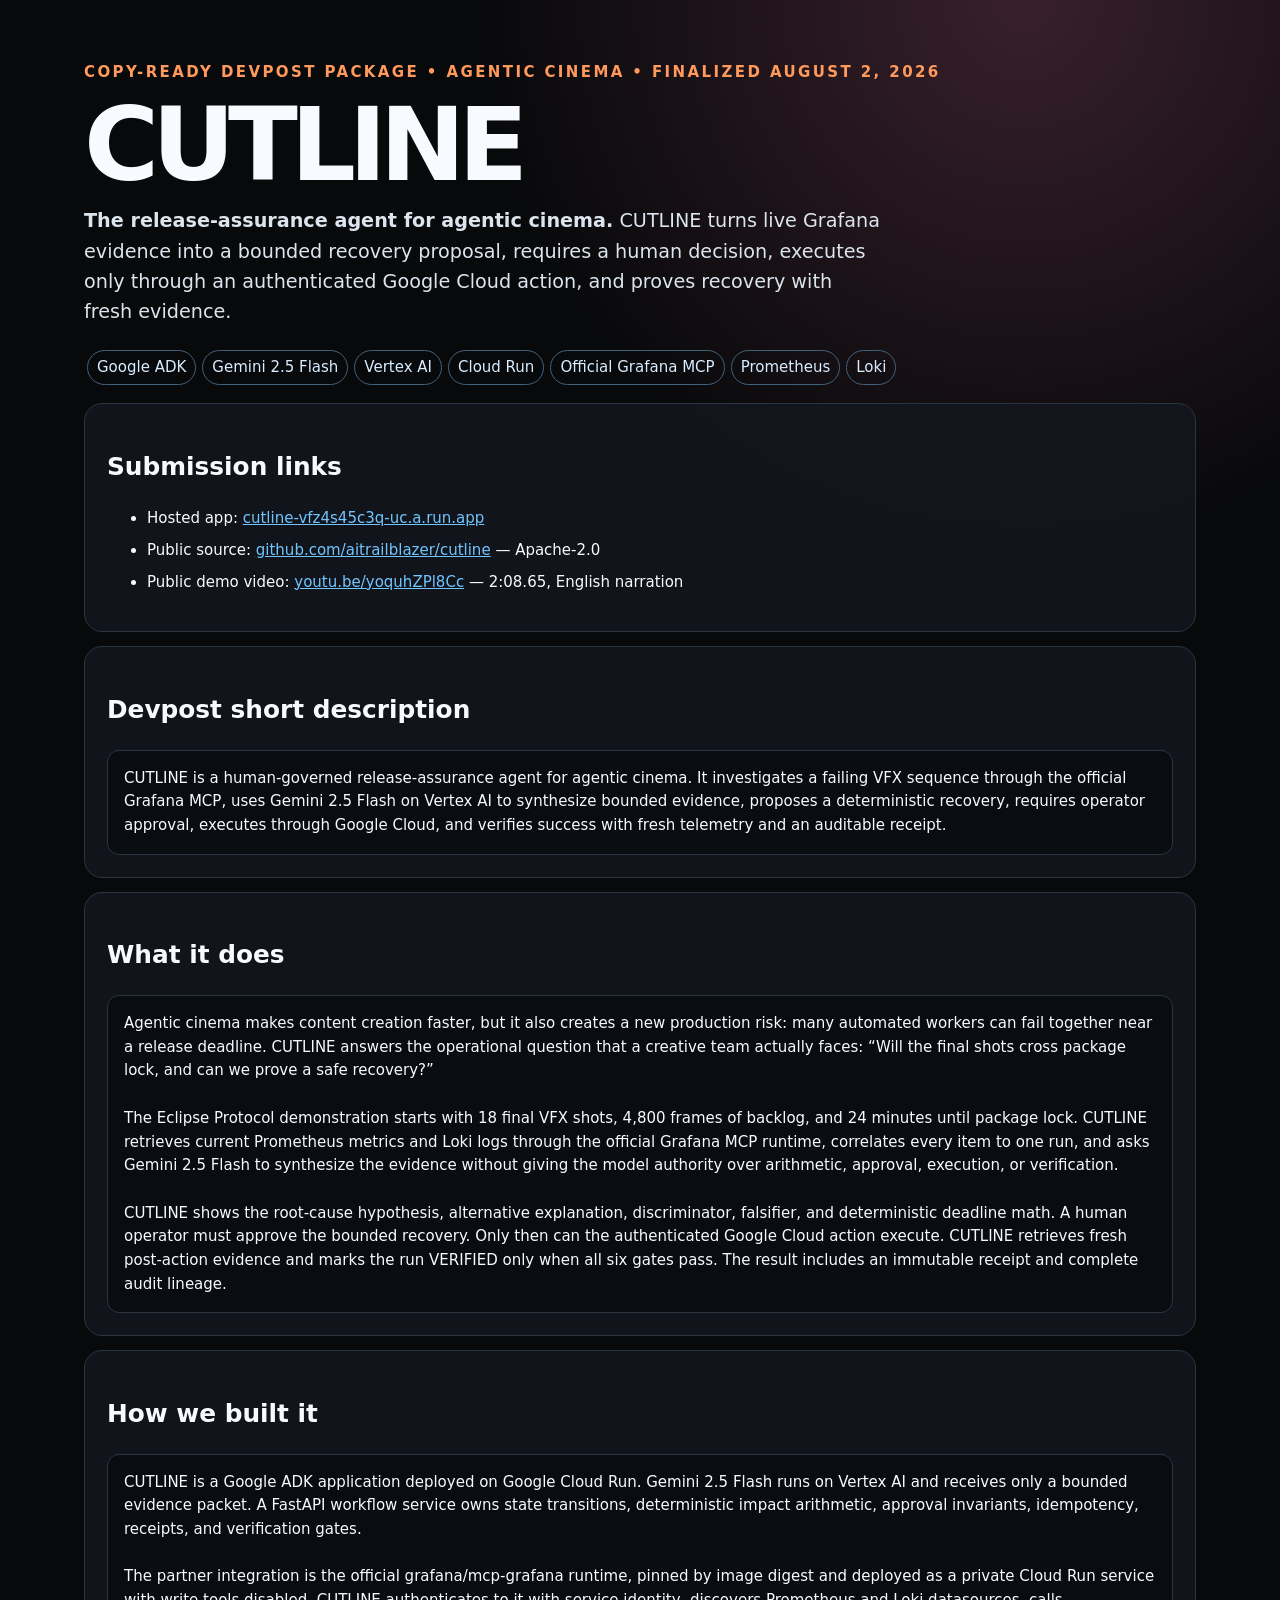
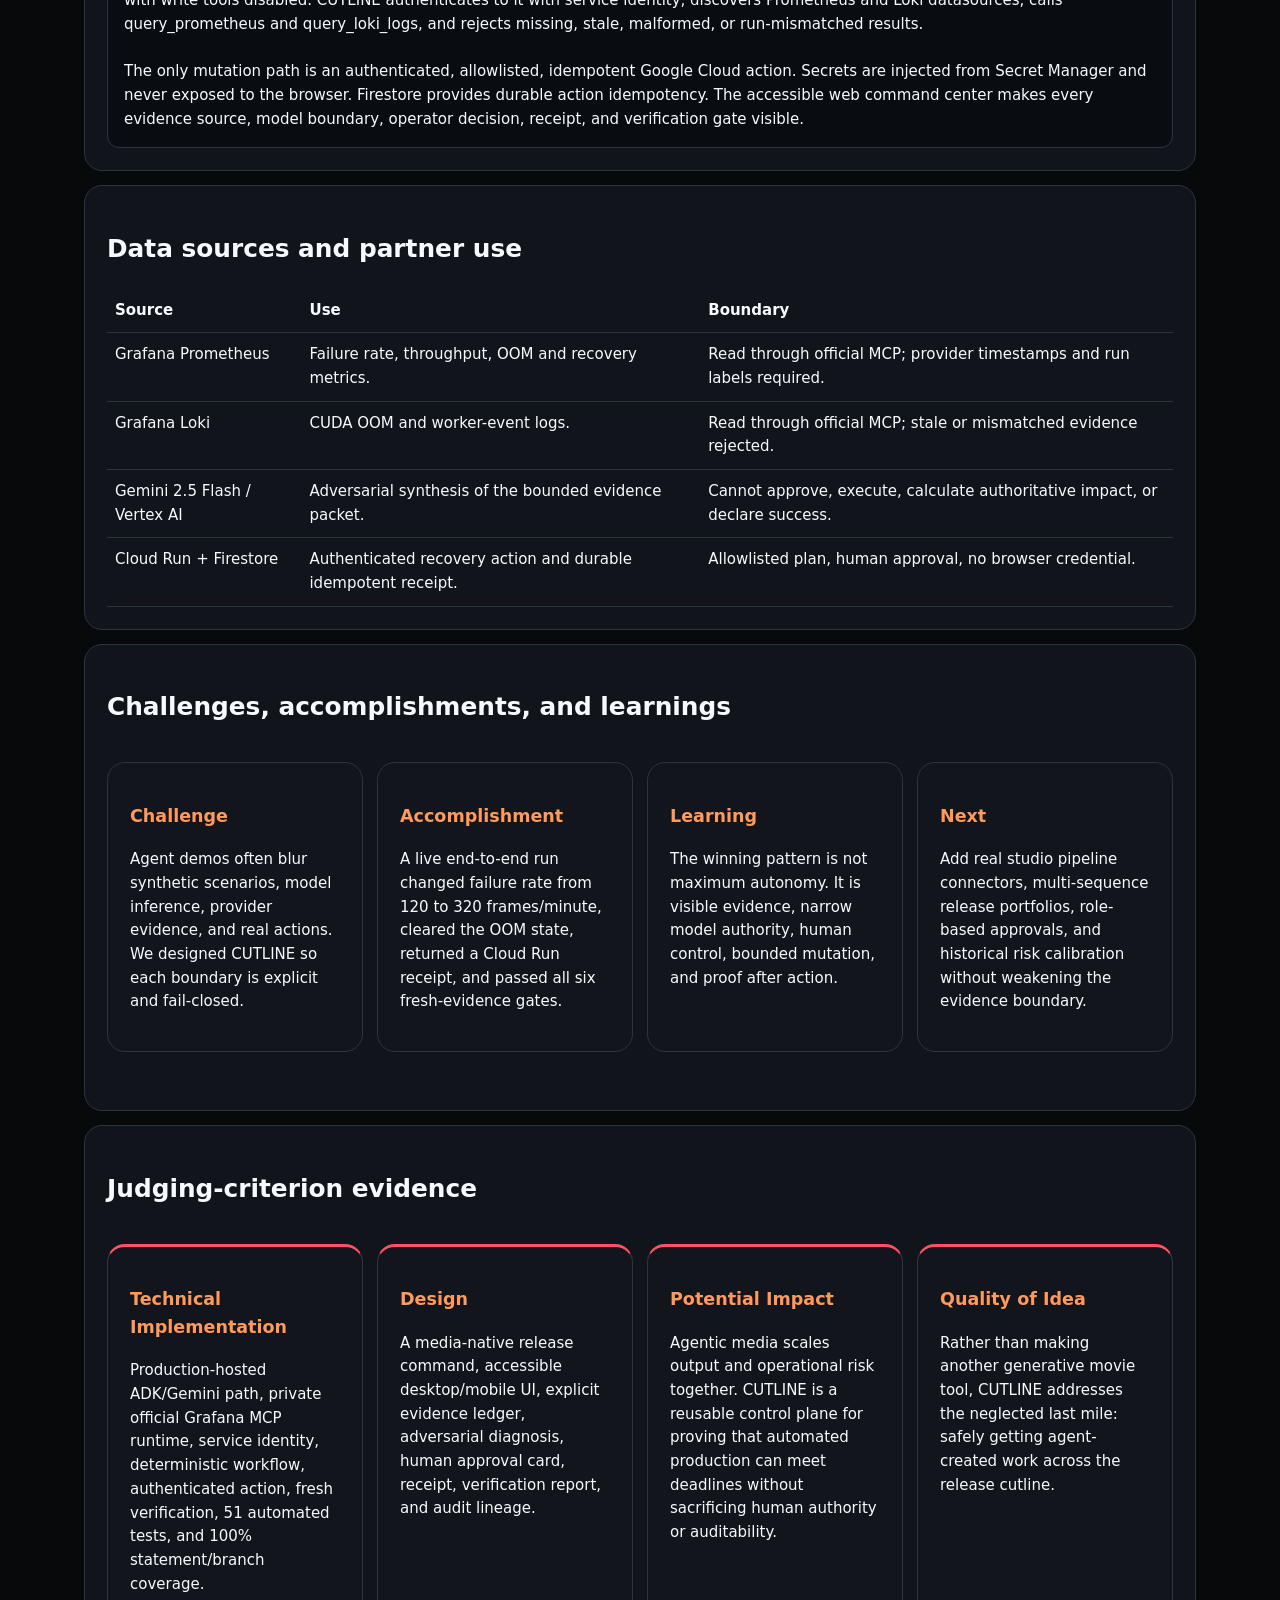
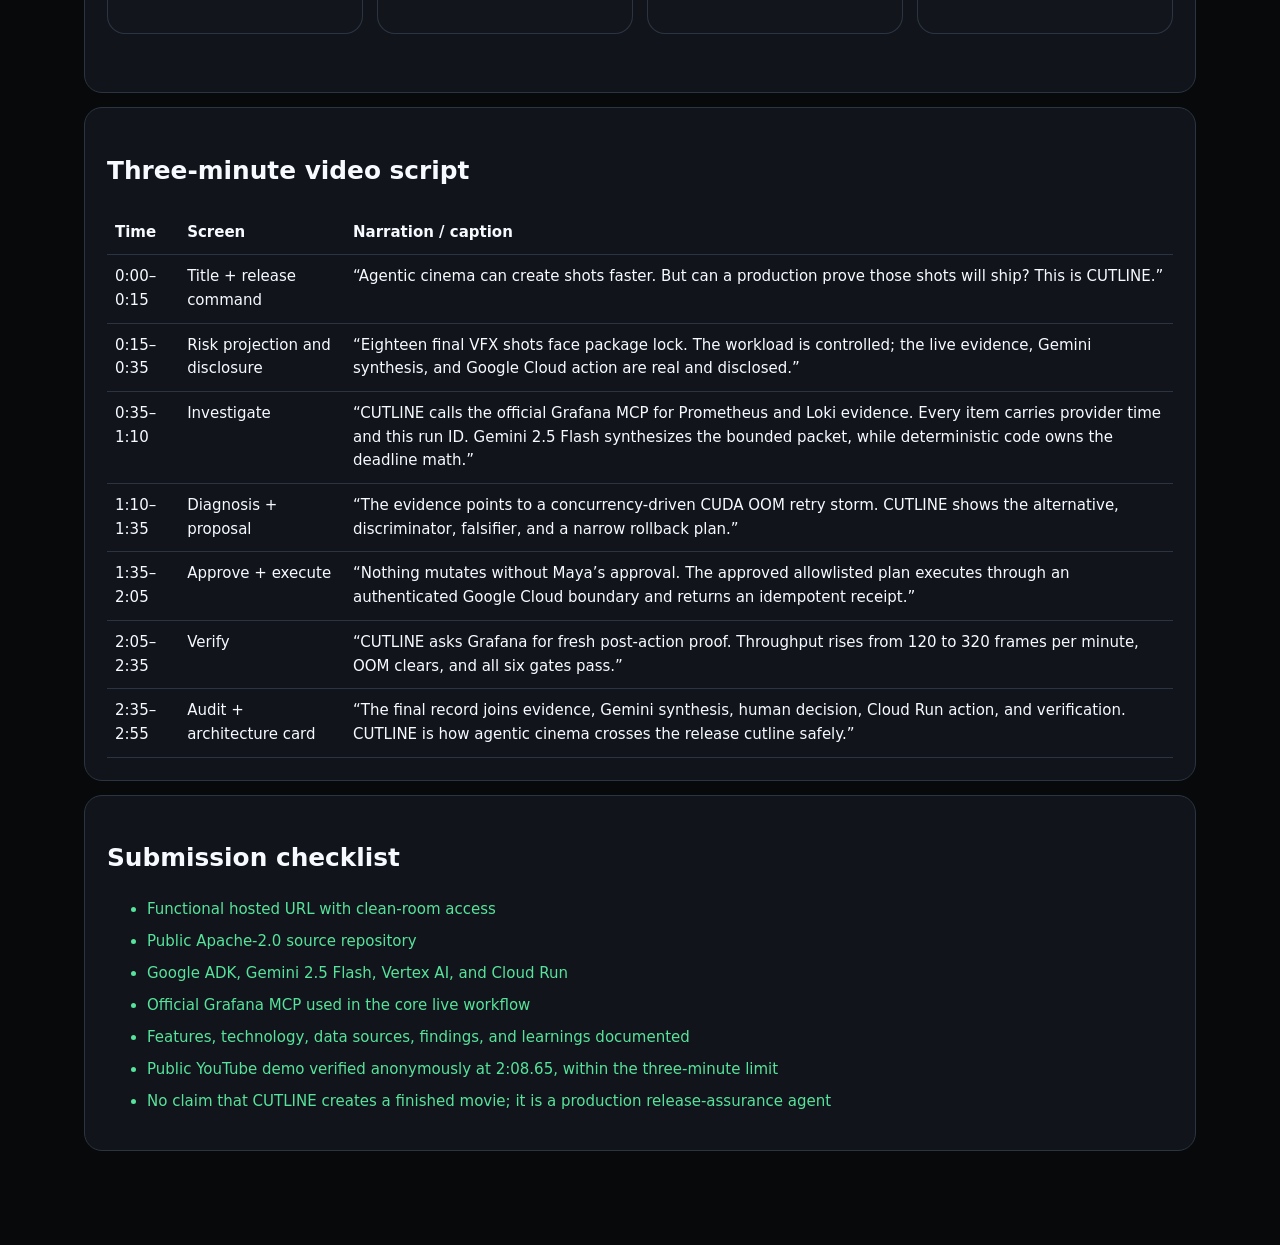
<file: docs/CUTLINE_Competition_Submission_Package_2026_07_31.html>
<!doctype html>
<html lang="en">
<head>
  <meta charset="utf-8">
  <meta name="viewport" content="width=device-width,initial-scale=1">
  <title>CUTLINE — Agentic Cinema Submission Package</title>
  <style>
    :root{color-scheme:dark;--bg:#08090b;--panel:#12161c;--line:#2b3541;--text:#f7fbff;--muted:#aab5c2;--red:#ff5364;--orange:#ff9a5c;--green:#57e39b;--blue:#71c5ff}
    *{box-sizing:border-box}body{margin:0;background:radial-gradient(circle at 80% 0,#38202a,transparent 34rem),var(--bg);color:var(--text);font:15px/1.58 system-ui,sans-serif}
    main{max-width:1160px;margin:auto;padding:46px 24px 80px}h1{font-size:clamp(3rem,8vw,7rem);line-height:.82;letter-spacing:-.07em;margin:.18em 0}h2{font-size:1.55rem}h3{color:var(--orange)}
    .eyebrow{color:var(--orange);font-weight:900;letter-spacing:.16em;text-transform:uppercase}.lede{max-width:800px;font-size:1.2rem;color:#dce5ee}.grid{display:grid;grid-template-columns:repeat(auto-fit,minmax(250px,1fr));gap:14px;margin:22px 0}
    section,.card{background:rgba(18,22,28,.95);border:1px solid var(--line);border-radius:18px;padding:22px;margin:14px 0}.criterion{border-top:3px solid var(--red)}code{color:#bde8ff}a{color:var(--blue)}li{margin:.55em 0}
    .copy{white-space:pre-wrap;background:#090c10;border:1px solid var(--line);border-radius:12px;padding:16px}.tag{display:inline-block;border:1px solid #42617b;border-radius:999px;padding:5px 9px;margin:3px;color:#d8edff}
    table{width:100%;border-collapse:collapse}th,td{text-align:left;vertical-align:top;border-bottom:1px solid var(--line);padding:10px 8px}.ok{color:var(--green)}.pending{color:#ffd06e}.muted{color:var(--muted)}
    @media(max-width:650px){table{display:block;overflow:auto}}
  </style>
</head>
<body>
<main>
  <p class="eyebrow">Copy-ready Devpost package • Agentic Cinema • finalized August 2, 2026</p>
  <h1>CUTLINE</h1>
  <p class="lede"><strong>The release-assurance agent for agentic cinema.</strong> CUTLINE turns live Grafana evidence into a bounded recovery proposal, requires a human decision, executes only through an authenticated Google Cloud action, and proves recovery with fresh evidence.</p>
  <p><span class="tag">Google ADK</span><span class="tag">Gemini 2.5 Flash</span><span class="tag">Vertex AI</span><span class="tag">Cloud Run</span><span class="tag">Official Grafana MCP</span><span class="tag">Prometheus</span><span class="tag">Loki</span></p>

  <section>
    <h2>Submission links</h2>
    <ul>
      <li>Hosted app: <a href="https://cutline-vfz4s45c3q-uc.a.run.app/">cutline-vfz4s45c3q-uc.a.run.app</a></li>
      <li>Public source: <a href="https://github.com/aitrailblazer/cutline">github.com/aitrailblazer/cutline</a> — Apache-2.0</li>
      <li>Public demo video: <a id="video-url" href="https://youtu.be/yoquhZPl8Cc">youtu.be/yoquhZPl8Cc</a> — 2:08.65, English narration</li>
    </ul>
  </section>

  <section>
    <h2>Devpost short description</h2>
    <div class="copy">CUTLINE is a human-governed release-assurance agent for agentic cinema. It investigates a failing VFX sequence through the official Grafana MCP, uses Gemini 2.5 Flash on Vertex AI to synthesize bounded evidence, proposes a deterministic recovery, requires operator approval, executes through Google Cloud, and verifies success with fresh telemetry and an auditable receipt.</div>
  </section>

  <section>
    <h2>What it does</h2>
    <div class="copy">Agentic cinema makes content creation faster, but it also creates a new production risk: many automated workers can fail together near a release deadline. CUTLINE answers the operational question that a creative team actually faces: “Will the final shots cross package lock, and can we prove a safe recovery?”

The Eclipse Protocol demonstration starts with 18 final VFX shots, 4,800 frames of backlog, and 24 minutes until package lock. CUTLINE retrieves current Prometheus metrics and Loki logs through the official Grafana MCP runtime, correlates every item to one run, and asks Gemini 2.5 Flash to synthesize the evidence without giving the model authority over arithmetic, approval, execution, or verification.

CUTLINE shows the root-cause hypothesis, alternative explanation, discriminator, falsifier, and deterministic deadline math. A human operator must approve the bounded recovery. Only then can the authenticated Google Cloud action execute. CUTLINE retrieves fresh post-action evidence and marks the run VERIFIED only when all six gates pass. The result includes an immutable receipt and complete audit lineage.</div>
  </section>

  <section>
    <h2>How we built it</h2>
    <div class="copy">CUTLINE is a Google ADK application deployed on Google Cloud Run. Gemini 2.5 Flash runs on Vertex AI and receives only a bounded evidence packet. A FastAPI workflow service owns state transitions, deterministic impact arithmetic, approval invariants, idempotency, receipts, and verification gates.

The partner integration is the official grafana/mcp-grafana runtime, pinned by image digest and deployed as a private Cloud Run service with write tools disabled. CUTLINE authenticates to it with service identity, discovers Prometheus and Loki datasources, calls query_prometheus and query_loki_logs, and rejects missing, stale, malformed, or run-mismatched results.

The only mutation path is an authenticated, allowlisted, idempotent Google Cloud action. Secrets are injected from Secret Manager and never exposed to the browser. Firestore provides durable action idempotency. The accessible web command center makes every evidence source, model boundary, operator decision, receipt, and verification gate visible.</div>
  </section>

  <section>
    <h2>Data sources and partner use</h2>
    <table><thead><tr><th>Source</th><th>Use</th><th>Boundary</th></tr></thead><tbody>
      <tr><td>Grafana Prometheus</td><td>Failure rate, throughput, OOM and recovery metrics.</td><td>Read through official MCP; provider timestamps and run labels required.</td></tr>
      <tr><td>Grafana Loki</td><td>CUDA OOM and worker-event logs.</td><td>Read through official MCP; stale or mismatched evidence rejected.</td></tr>
      <tr><td>Gemini 2.5 Flash / Vertex AI</td><td>Adversarial synthesis of the bounded evidence packet.</td><td>Cannot approve, execute, calculate authoritative impact, or declare success.</td></tr>
      <tr><td>Cloud Run + Firestore</td><td>Authenticated recovery action and durable idempotent receipt.</td><td>Allowlisted plan, human approval, no browser credential.</td></tr>
    </tbody></table>
  </section>

  <section>
    <h2>Challenges, accomplishments, and learnings</h2>
    <div class="grid">
      <article class="card"><h3>Challenge</h3><p>Agent demos often blur synthetic scenarios, model inference, provider evidence, and real actions. We designed CUTLINE so each boundary is explicit and fail-closed.</p></article>
      <article class="card"><h3>Accomplishment</h3><p>A live end-to-end run changed failure rate from 120 to 320 frames/minute, cleared the OOM state, returned a Cloud Run receipt, and passed all six fresh-evidence gates.</p></article>
      <article class="card"><h3>Learning</h3><p>The winning pattern is not maximum autonomy. It is visible evidence, narrow model authority, human control, bounded mutation, and proof after action.</p></article>
      <article class="card"><h3>Next</h3><p>Add real studio pipeline connectors, multi-sequence release portfolios, role-based approvals, and historical risk calibration without weakening the evidence boundary.</p></article>
    </div>
  </section>

  <section>
    <h2>Judging-criterion evidence</h2>
    <div class="grid">
      <article class="card criterion"><h3>Technical Implementation</h3><p>Production-hosted ADK/Gemini path, private official Grafana MCP runtime, service identity, deterministic workflow, authenticated action, fresh verification, 51 automated tests, and 100% statement/branch coverage.</p></article>
      <article class="card criterion"><h3>Design</h3><p>A media-native release command, accessible desktop/mobile UI, explicit evidence ledger, adversarial diagnosis, human approval card, receipt, verification report, and audit lineage.</p></article>
      <article class="card criterion"><h3>Potential Impact</h3><p>Agentic media scales output and operational risk together. CUTLINE is a reusable control plane for proving that automated production can meet deadlines without sacrificing human authority or auditability.</p></article>
      <article class="card criterion"><h3>Quality of Idea</h3><p>Rather than making another generative movie tool, CUTLINE addresses the neglected last mile: safely getting agent-created work across the release cutline.</p></article>
    </div>
  </section>

  <section>
    <h2>Three-minute video script</h2>
    <table><thead><tr><th>Time</th><th>Screen</th><th>Narration / caption</th></tr></thead><tbody>
      <tr><td>0:00–0:15</td><td>Title + release command</td><td>“Agentic cinema can create shots faster. But can a production prove those shots will ship? This is CUTLINE.”</td></tr>
      <tr><td>0:15–0:35</td><td>Risk projection and disclosure</td><td>“Eighteen final VFX shots face package lock. The workload is controlled; the live evidence, Gemini synthesis, and Google Cloud action are real and disclosed.”</td></tr>
      <tr><td>0:35–1:10</td><td>Investigate</td><td>“CUTLINE calls the official Grafana MCP for Prometheus and Loki evidence. Every item carries provider time and this run ID. Gemini 2.5 Flash synthesizes the bounded packet, while deterministic code owns the deadline math.”</td></tr>
      <tr><td>1:10–1:35</td><td>Diagnosis + proposal</td><td>“The evidence points to a concurrency-driven CUDA OOM retry storm. CUTLINE shows the alternative, discriminator, falsifier, and a narrow rollback plan.”</td></tr>
      <tr><td>1:35–2:05</td><td>Approve + execute</td><td>“Nothing mutates without Maya’s approval. The approved allowlisted plan executes through an authenticated Google Cloud boundary and returns an idempotent receipt.”</td></tr>
      <tr><td>2:05–2:35</td><td>Verify</td><td>“CUTLINE asks Grafana for fresh post-action proof. Throughput rises from 120 to 320 frames per minute, OOM clears, and all six gates pass.”</td></tr>
      <tr><td>2:35–2:55</td><td>Audit + architecture card</td><td>“The final record joins evidence, Gemini synthesis, human decision, Cloud Run action, and verification. CUTLINE is how agentic cinema crosses the release cutline safely.”</td></tr>
    </tbody></table>
  </section>

  <section>
    <h2>Submission checklist</h2>
    <ul>
      <li class="ok">Functional hosted URL with clean-room access</li>
      <li class="ok">Public Apache-2.0 source repository</li>
      <li class="ok">Google ADK, Gemini 2.5 Flash, Vertex AI, and Cloud Run</li>
      <li class="ok">Official Grafana MCP used in the core live workflow</li>
      <li class="ok">Features, technology, data sources, findings, and learnings documented</li>
      <li class="ok">Public YouTube demo verified anonymously at 2:08.65, within the three-minute limit</li>
      <li class="ok">No claim that CUTLINE creates a finished movie; it is a production release-assurance agent</li>
    </ul>
  </section>

  <script type="application/xml" id="strategix-contract">
    <submission artifact="CUTLINE-Competition-Submission-Package" date="2026-08-02" competition="Agentic Cinema">
      <project name="CUTLINE" tagline="The release-assurance agent for agentic cinema"/>
      <links hosted="https://cutline-vfz4s45c3q-uc.a.run.app/" source="https://github.com/aitrailblazer/cutline" video="https://youtu.be/yoquhZPl8Cc" video-status="verified-public"/>
      <runtime ai="Gemini 2.5 Flash on Vertex AI" framework="Google ADK" hosting="Google Cloud Run" partner="official grafana/mcp-grafana"/>
      <authority model="bounded-synthesis" approval="human-required" action="authenticated-allowlisted-idempotent" verification="fresh-evidence-six-gates"/>
      <criteria technical="covered" design="covered" impact="covered" idea="covered"/>
      <claims controlled-workload="true" live-provider-evidence="true" creates-finished-movie="false"/>
      <remaining requirement="none"/>
    </submission>
  </script>
</main>
</body>
</html>
</file>
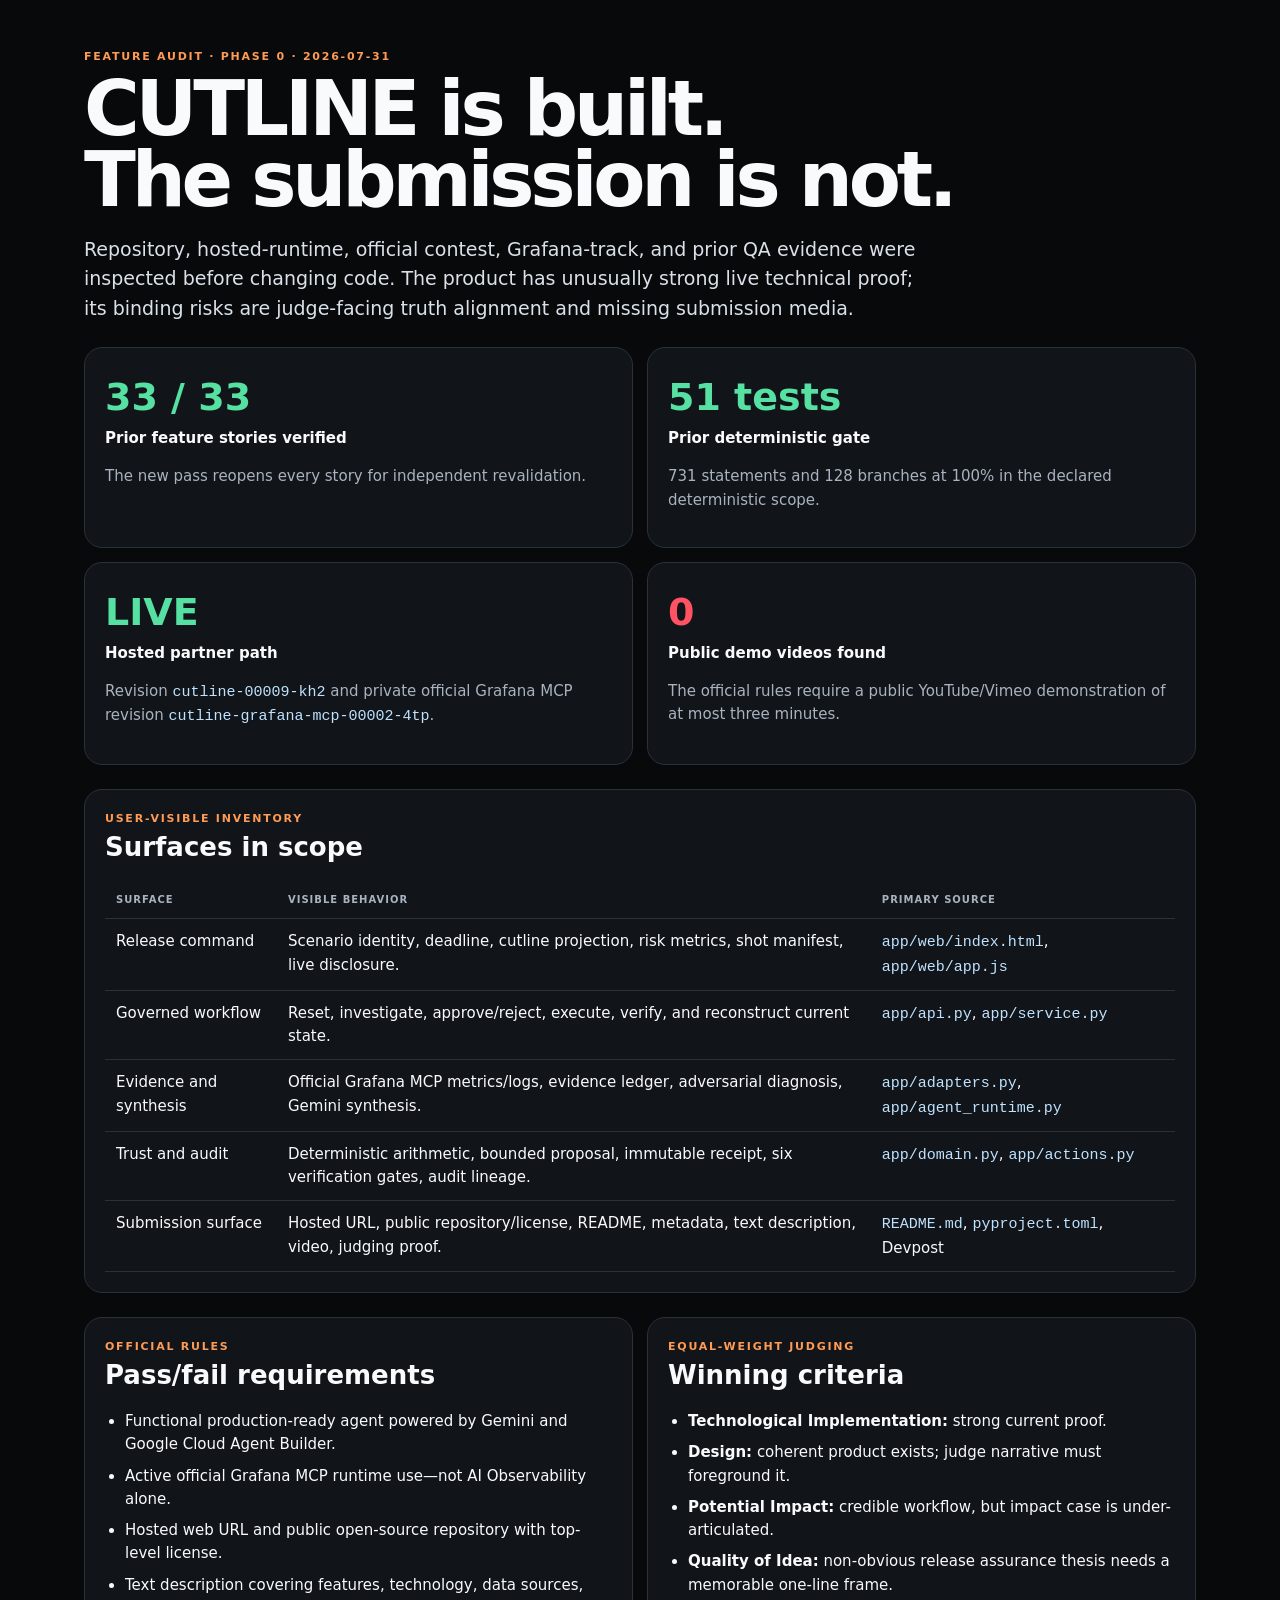
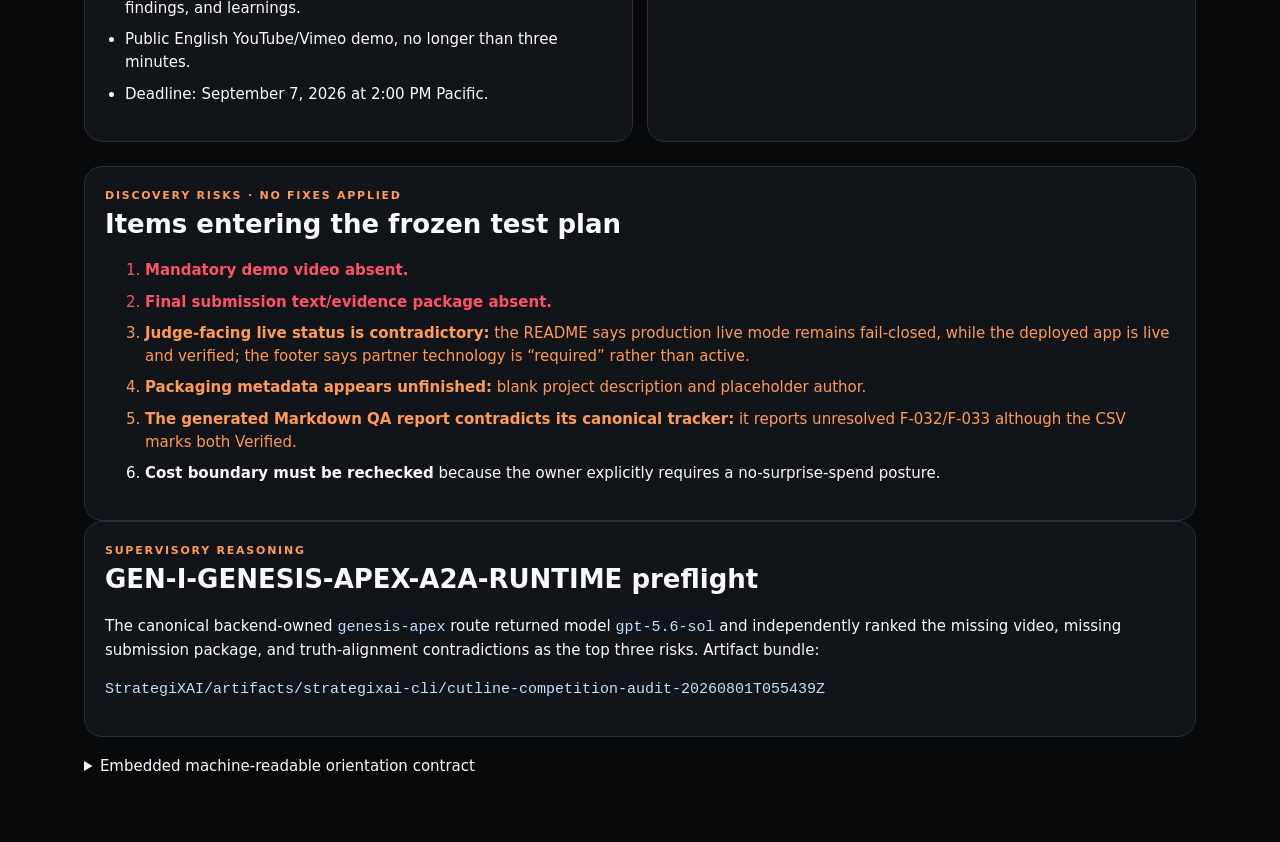
<file: qa_evidence/reports/competition_audit_phase_0_2026_07_31.html>
<!doctype html>
<html lang="en">
<head>
  <meta charset="utf-8">
  <meta name="viewport" content="width=device-width,initial-scale=1">
  <title>CUTLINE Competition Audit — Phase 0 Orientation</title>
  <style>
    :root{color-scheme:dark;--bg:#08090b;--panel:#111419;--line:#29313b;--text:#f8fafc;--muted:#a9b3bf;--red:#ff5364;--orange:#ff9b54;--green:#56e0a2;--blue:#68b8ff}
    *{box-sizing:border-box}body{margin:0;background:var(--bg);color:var(--text);font:15px/1.55 Inter,system-ui,sans-serif}.shell{max-width:1160px;margin:auto;padding:48px 24px 72px}
    h1{font-size:clamp(42px,7vw,76px);line-height:.94;letter-spacing:-.055em;margin:8px 0 18px}h2{font-size:26px;margin:0 0 14px}.eyebrow{color:var(--orange);font-size:11px;font-weight:900;letter-spacing:.16em;text-transform:uppercase}
    .lede{font-size:19px;color:#d9e1e9;max-width:850px}.grid{display:grid;grid-template-columns:repeat(2,1fr);gap:14px;margin:24px 0}.panel{border:1px solid var(--line);background:var(--panel);border-radius:18px;padding:20px}
    .metric{font-size:38px;font-weight:900}.muted{color:var(--muted)}.good{color:var(--green)}.risk{color:var(--red)}.warn{color:var(--orange)}ul{padding-left:20px}li{margin:8px 0}
    table{width:100%;border-collapse:collapse}th,td{padding:11px;text-align:left;border-bottom:1px solid var(--line);vertical-align:top}th{color:var(--muted);font-size:10px;text-transform:uppercase;letter-spacing:.1em}
    code{color:#bfe2ff}details{margin-top:18px}pre{white-space:pre-wrap;word-break:break-word;background:#050607;padding:16px;border-radius:12px;color:#bde9cf}
    @media(max-width:760px){.grid{grid-template-columns:1fr}.shell{padding:30px 14px}}
  </style>
</head>
<body>
  <main class="shell">
    <div class="eyebrow">Feature audit · Phase 0 · 2026-07-31</div>
    <h1>CUTLINE is built.<br>The submission is not.</h1>
    <p class="lede">Repository, hosted-runtime, official contest, Grafana-track, and prior QA evidence were inspected before changing code. The product has unusually strong live technical proof; its binding risks are judge-facing truth alignment and missing submission media.</p>

    <section class="grid" aria-label="Orientation metrics">
      <article class="panel"><div class="metric good">33 / 33</div><strong>Prior feature stories verified</strong><p class="muted">The new pass reopens every story for independent revalidation.</p></article>
      <article class="panel"><div class="metric good">51 tests</div><strong>Prior deterministic gate</strong><p class="muted">731 statements and 128 branches at 100% in the declared deterministic scope.</p></article>
      <article class="panel"><div class="metric good">LIVE</div><strong>Hosted partner path</strong><p class="muted">Revision <code>cutline-00009-kh2</code> and private official Grafana MCP revision <code>cutline-grafana-mcp-00002-4tp</code>.</p></article>
      <article class="panel"><div class="metric risk">0</div><strong>Public demo videos found</strong><p class="muted">The official rules require a public YouTube/Vimeo demonstration of at most three minutes.</p></article>
    </section>

    <section class="panel">
      <div class="eyebrow">User-visible inventory</div>
      <h2>Surfaces in scope</h2>
      <table>
        <thead><tr><th>Surface</th><th>Visible behavior</th><th>Primary source</th></tr></thead>
        <tbody>
          <tr><td>Release command</td><td>Scenario identity, deadline, cutline projection, risk metrics, shot manifest, live disclosure.</td><td><code>app/web/index.html</code>, <code>app/web/app.js</code></td></tr>
          <tr><td>Governed workflow</td><td>Reset, investigate, approve/reject, execute, verify, and reconstruct current state.</td><td><code>app/api.py</code>, <code>app/service.py</code></td></tr>
          <tr><td>Evidence and synthesis</td><td>Official Grafana MCP metrics/logs, evidence ledger, adversarial diagnosis, Gemini synthesis.</td><td><code>app/adapters.py</code>, <code>app/agent_runtime.py</code></td></tr>
          <tr><td>Trust and audit</td><td>Deterministic arithmetic, bounded proposal, immutable receipt, six verification gates, audit lineage.</td><td><code>app/domain.py</code>, <code>app/actions.py</code></td></tr>
          <tr><td>Submission surface</td><td>Hosted URL, public repository/license, README, metadata, text description, video, judging proof.</td><td><code>README.md</code>, <code>pyproject.toml</code>, Devpost</td></tr>
        </tbody>
      </table>
    </section>

    <section class="grid">
      <article class="panel">
        <div class="eyebrow">Official rules</div>
        <h2>Pass/fail requirements</h2>
        <ul>
          <li>Functional production-ready agent powered by Gemini and Google Cloud Agent Builder.</li>
          <li>Active official Grafana MCP runtime use—not AI Observability alone.</li>
          <li>Hosted web URL and public open-source repository with top-level license.</li>
          <li>Text description covering features, technology, data sources, findings, and learnings.</li>
          <li>Public English YouTube/Vimeo demo, no longer than three minutes.</li>
          <li>Deadline: September 7, 2026 at 2:00 PM Pacific.</li>
        </ul>
      </article>
      <article class="panel">
        <div class="eyebrow">Equal-weight judging</div>
        <h2>Winning criteria</h2>
        <ul>
          <li><strong>Technological Implementation:</strong> strong current proof.</li>
          <li><strong>Design:</strong> coherent product exists; judge narrative must foreground it.</li>
          <li><strong>Potential Impact:</strong> credible workflow, but impact case is under-articulated.</li>
          <li><strong>Quality of Idea:</strong> non-obvious release assurance thesis needs a memorable one-line frame.</li>
        </ul>
      </article>
    </section>

    <section class="panel">
      <div class="eyebrow">Discovery risks · no fixes applied</div>
      <h2>Items entering the frozen test plan</h2>
      <ol>
        <li class="risk"><strong>Mandatory demo video absent.</strong></li>
        <li class="risk"><strong>Final submission text/evidence package absent.</strong></li>
        <li class="warn"><strong>Judge-facing live status is contradictory:</strong> the README says production live mode remains fail-closed, while the deployed app is live and verified; the footer says partner technology is “required” rather than active.</li>
        <li class="warn"><strong>Packaging metadata appears unfinished:</strong> blank project description and placeholder author.</li>
        <li class="warn"><strong>The generated Markdown QA report contradicts its canonical tracker:</strong> it reports unresolved F-032/F-033 although the CSV marks both Verified.</li>
        <li><strong>Cost boundary must be rechecked</strong> because the owner explicitly requires a no-surprise-spend posture.</li>
      </ol>
    </section>

    <section class="panel">
      <div class="eyebrow">Supervisory reasoning</div>
      <h2>GEN-I-GENESIS-APEX-A2A-RUNTIME preflight</h2>
      <p>The canonical backend-owned <code>genesis-apex</code> route returned model <code>gpt-5.6-sol</code> and independently ranked the missing video, missing submission package, and truth-alignment contradictions as the top three risks. Artifact bundle:</p>
      <p><code>StrategiXAI/artifacts/strategixai-cli/cutline-competition-audit-20260801T055439Z</code></p>
    </section>

    <details>
      <summary>Embedded machine-readable orientation contract</summary>
      <pre id="contract">&lt;FeatureAuditOrientation artifact="competition_audit_phase_0_2026_07_31.html" target="CUTLINE" phase="0" fixes_applied="false"&gt;
  &lt;Repository path="/Users/constantinevassilev02/MyLocalDocuments/go-projects/SyntheonArchive/GENI/cutline" branch="codex/cutline-winning-build" head="ebe2d2b" clean_at_start="true"/&gt;
  &lt;HostedApp url="https://cutline-vfz4s45c3q-uc.a.run.app/" revision="cutline-00009-kh2"/&gt;
  &lt;GrafanaMCP revision="cutline-grafana-mcp-00002-4tp" visibility="private" implementation="official grafana/mcp-grafana"/&gt;
  &lt;OfficialSources&gt;
    &lt;Source url="https://agentic-cinema.devpost.com/rules"/&gt;
    &lt;Source url="https://agentic-cinema.devpost.com/resources"/&gt;
    &lt;Source url="https://agentic-cinema.devpost.com/details/grafana-resources"/&gt;
  &lt;/OfficialSources&gt;
  &lt;NextPhase&gt;Reconcile stable user stories and freeze test plans before executing or fixing behavior.&lt;/NextPhase&gt;
&lt;/FeatureAuditOrientation&gt;</pre>
    </details>
  </main>
</body>
</html>
</file>
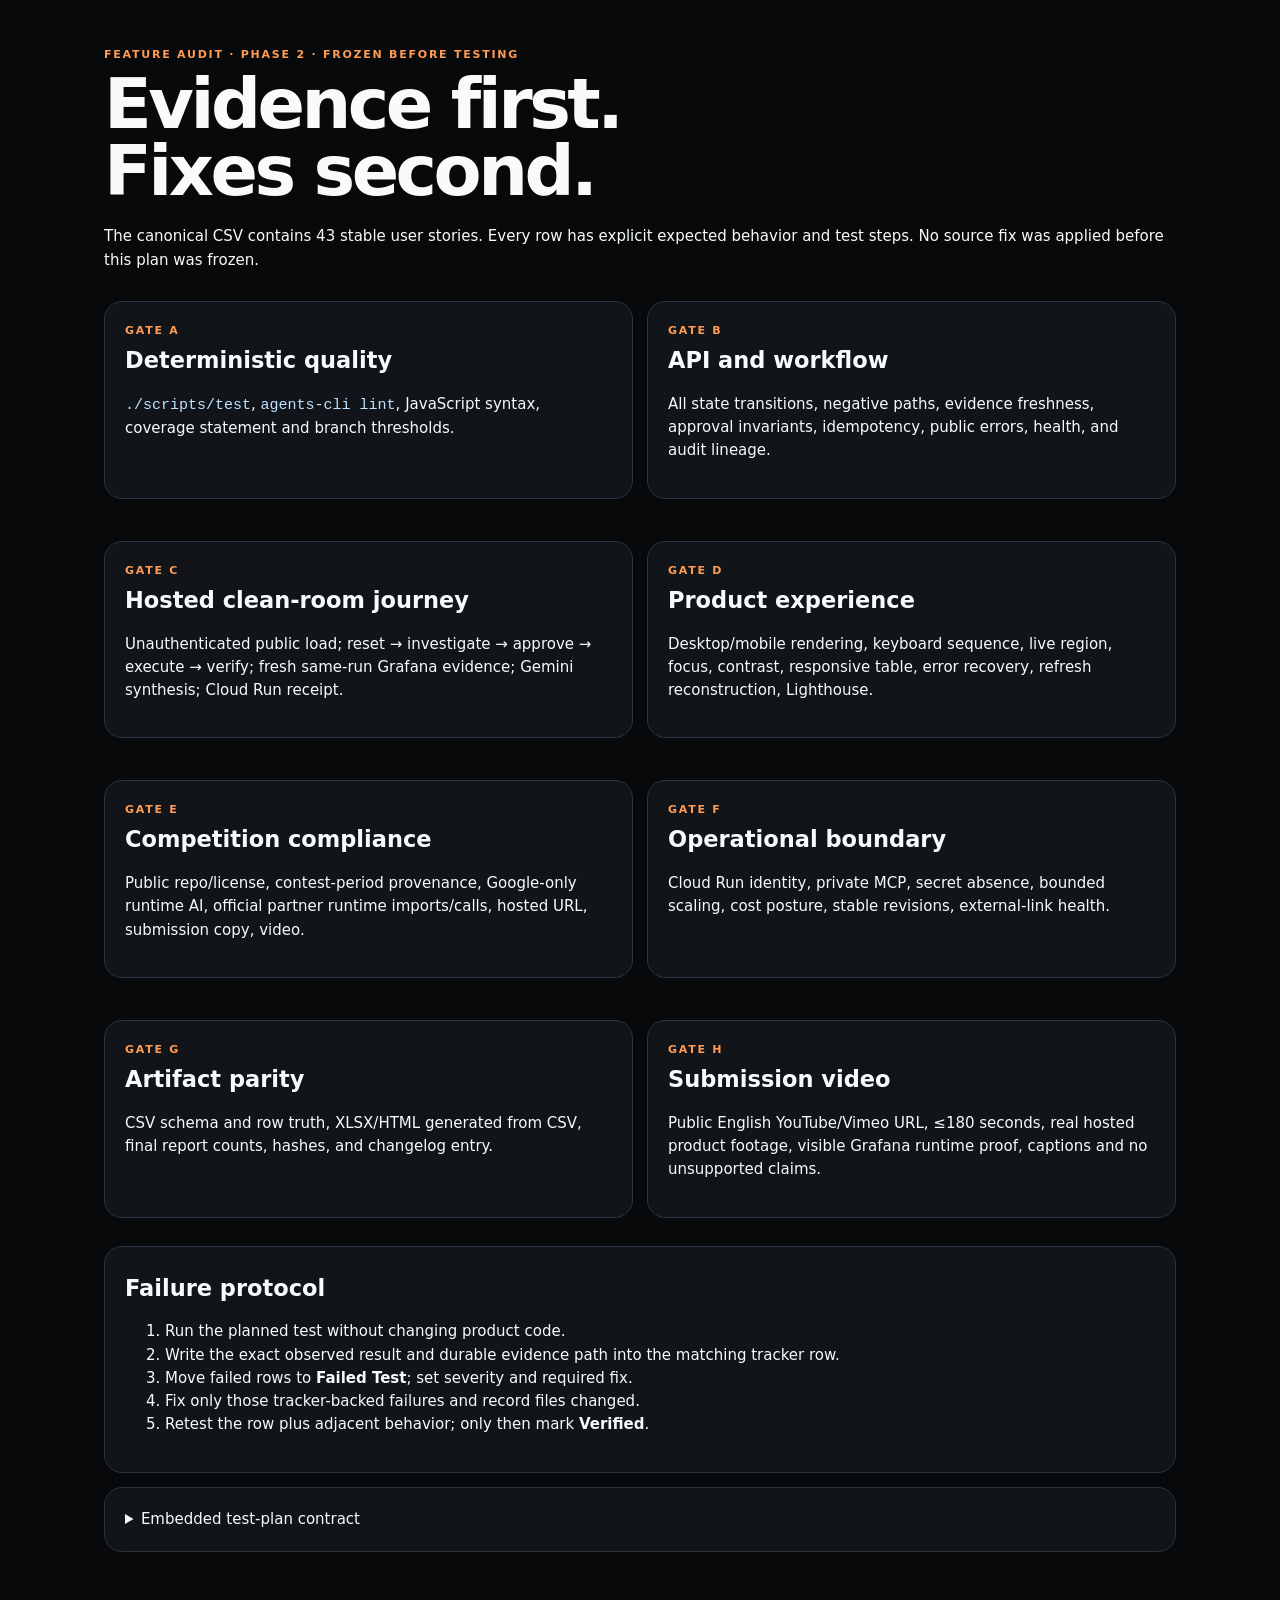
<file: qa_evidence/reports/competition_audit_phase_2_test_plan_2026_07_31.html>
<!doctype html>
<html lang="en">
<head>
  <meta charset="utf-8"><meta name="viewport" content="width=device-width,initial-scale=1">
  <title>CUTLINE Competition Audit — Frozen Test Plan</title>
  <style>
    :root{color-scheme:dark;--bg:#08090b;--panel:#111419;--line:#2b3440;--text:#f8fafc;--muted:#a9b3bf;--green:#56e0a2;--blue:#68b8ff;--orange:#ff9b54}
    *{box-sizing:border-box}body{margin:0;background:var(--bg);color:var(--text);font:15px/1.55 Inter,system-ui,sans-serif}.shell{max-width:1120px;margin:auto;padding:46px 24px 70px}
    h1{font-size:clamp(42px,6vw,70px);line-height:.96;letter-spacing:-.05em;margin:8px 0 20px}h2{margin:4px 0 12px}.eyebrow{color:var(--orange);font-size:11px;font-weight:900;letter-spacing:.16em;text-transform:uppercase}
    .panel{border:1px solid var(--line);background:var(--panel);border-radius:18px;padding:20px;margin:14px 0}.grid{display:grid;grid-template-columns:repeat(2,1fr);gap:14px}
    table{width:100%;border-collapse:collapse}th,td{padding:11px;text-align:left;border-bottom:1px solid var(--line);vertical-align:top}th{color:var(--muted);font-size:10px;text-transform:uppercase}code{color:#bfe2ff}
    pre{white-space:pre-wrap;word-break:break-word;background:#050607;padding:16px;border-radius:12px;color:#bde9cf}@media(max-width:760px){.grid{grid-template-columns:1fr}.shell{padding:28px 13px}}
  </style>
</head>
<body><main class="shell">
  <div class="eyebrow">Feature audit · Phase 2 · frozen before testing</div>
  <h1>Evidence first.<br>Fixes second.</h1>
  <p>The canonical CSV contains 43 stable user stories. Every row has explicit expected behavior and test steps. No source fix was applied before this plan was frozen.</p>

  <section class="grid">
    <article class="panel"><div class="eyebrow">Gate A</div><h2>Deterministic quality</h2><p><code>./scripts/test</code>, <code>agents-cli lint</code>, JavaScript syntax, coverage statement and branch thresholds.</p></article>
    <article class="panel"><div class="eyebrow">Gate B</div><h2>API and workflow</h2><p>All state transitions, negative paths, evidence freshness, approval invariants, idempotency, public errors, health, and audit lineage.</p></article>
    <article class="panel"><div class="eyebrow">Gate C</div><h2>Hosted clean-room journey</h2><p>Unauthenticated public load; reset → investigate → approve → execute → verify; fresh same-run Grafana evidence; Gemini synthesis; Cloud Run receipt.</p></article>
    <article class="panel"><div class="eyebrow">Gate D</div><h2>Product experience</h2><p>Desktop/mobile rendering, keyboard sequence, live region, focus, contrast, responsive table, error recovery, refresh reconstruction, Lighthouse.</p></article>
    <article class="panel"><div class="eyebrow">Gate E</div><h2>Competition compliance</h2><p>Public repo/license, contest-period provenance, Google-only runtime AI, official partner runtime imports/calls, hosted URL, submission copy, video.</p></article>
    <article class="panel"><div class="eyebrow">Gate F</div><h2>Operational boundary</h2><p>Cloud Run identity, private MCP, secret absence, bounded scaling, cost posture, stable revisions, external-link health.</p></article>
    <article class="panel"><div class="eyebrow">Gate G</div><h2>Artifact parity</h2><p>CSV schema and row truth, XLSX/HTML generated from CSV, final report counts, hashes, and changelog entry.</p></article>
    <article class="panel"><div class="eyebrow">Gate H</div><h2>Submission video</h2><p>Public English YouTube/Vimeo URL, ≤180 seconds, real hosted product footage, visible Grafana runtime proof, captions and no unsupported claims.</p></article>
  </section>

  <section class="panel">
    <h2>Failure protocol</h2>
    <ol>
      <li>Run the planned test without changing product code.</li>
      <li>Write the exact observed result and durable evidence path into the matching tracker row.</li>
      <li>Move failed rows to <strong>Failed Test</strong>; set severity and required fix.</li>
      <li>Fix only those tracker-backed failures and record files changed.</li>
      <li>Retest the row plus adjacent behavior; only then mark <strong>Verified</strong>.</li>
    </ol>
  </section>

  <details class="panel"><summary>Embedded test-plan contract</summary><pre>&lt;FeatureAuditTestPlan artifact="competition_audit_phase_2_test_plan_2026_07_31.html" target="CUTLINE" frozen_before_testing="true" canonical_tracker="feature_status_tracker.csv" story_count="43"&gt;
  &lt;Gates&gt;
    &lt;Gate id="A" name="deterministic-quality"/&gt;&lt;Gate id="B" name="api-workflow"/&gt;
    &lt;Gate id="C" name="hosted-clean-room"/&gt;&lt;Gate id="D" name="product-experience"/&gt;
    &lt;Gate id="E" name="competition-compliance"/&gt;&lt;Gate id="F" name="operational-boundary"/&gt;
    &lt;Gate id="G" name="artifact-parity"/&gt;&lt;Gate id="H" name="submission-video"/&gt;
  &lt;/Gates&gt;
  &lt;MutationRule&gt;No product fix before a failed tracker row contains concrete evidence.&lt;/MutationRule&gt;
&lt;/FeatureAuditTestPlan&gt;</pre></details>
</main></body></html>
</file>
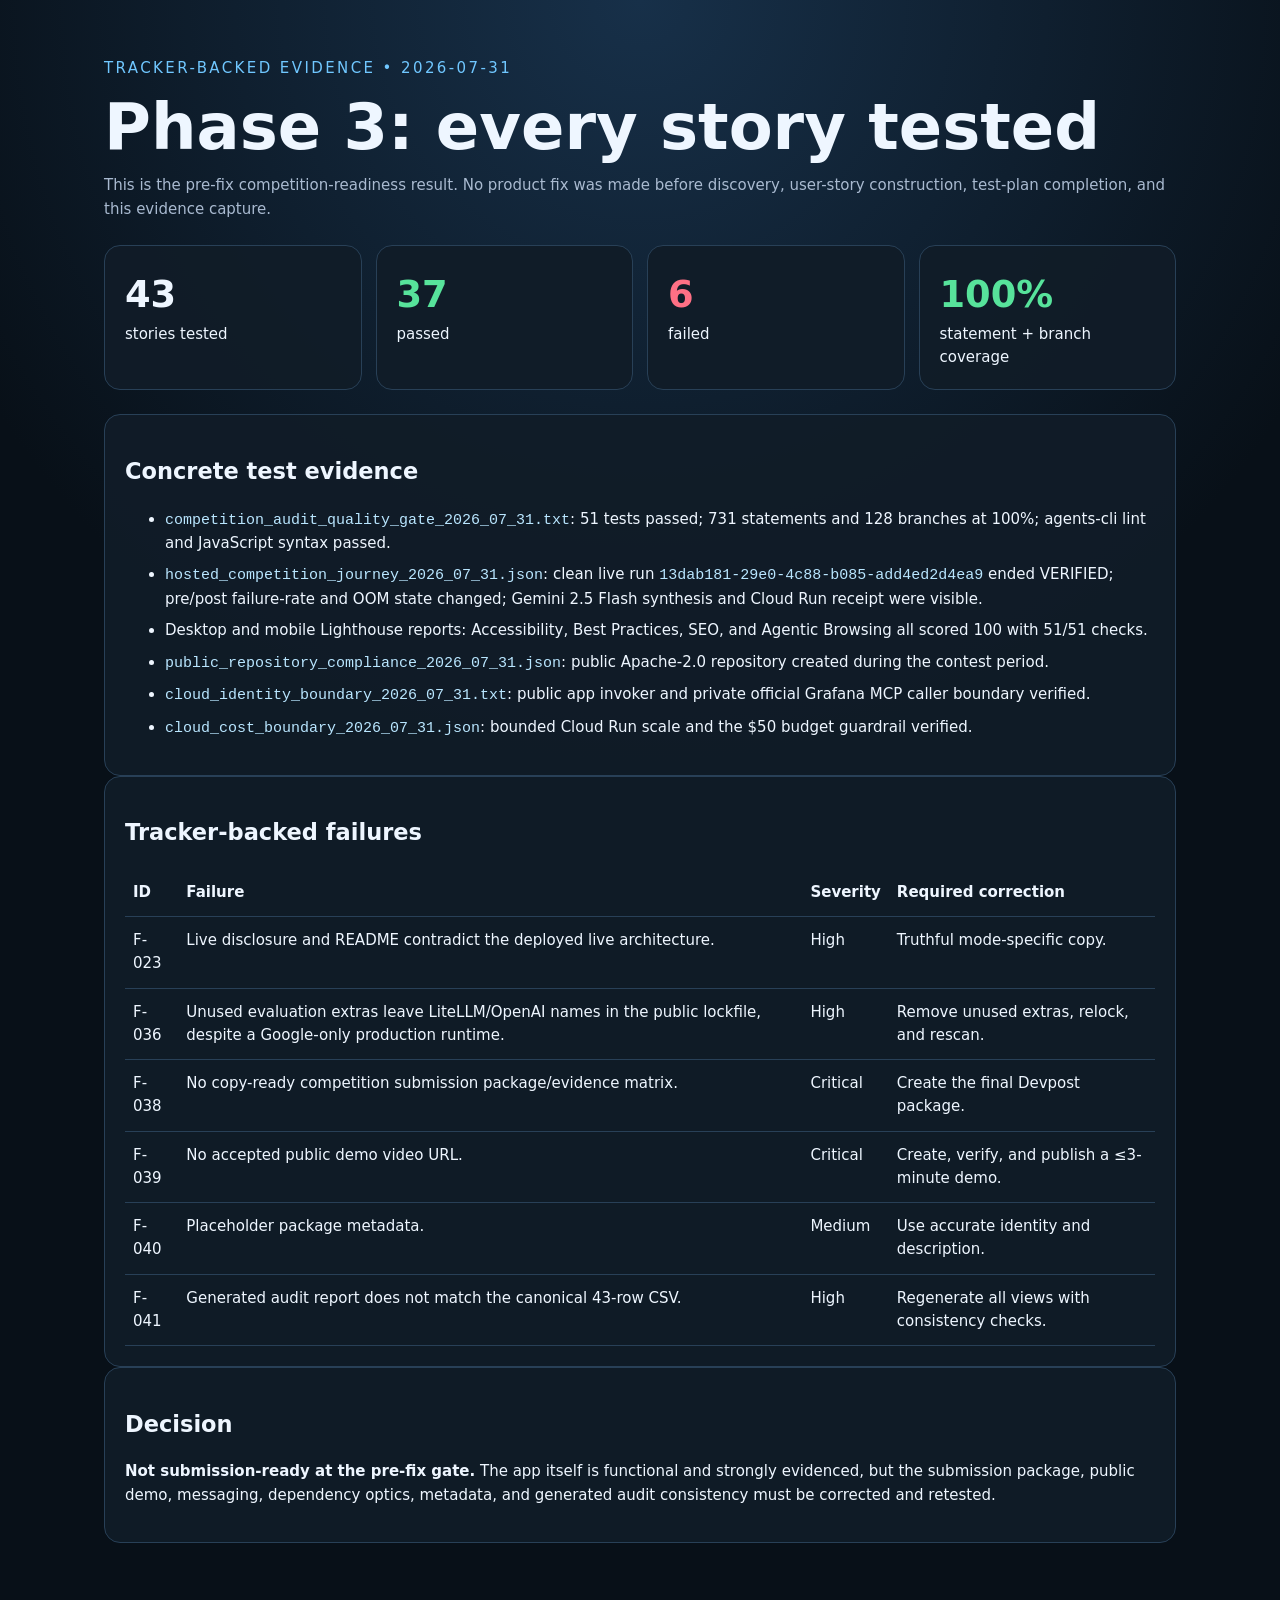
<file: qa_evidence/reports/competition_audit_phase_3_results_2026_07_31.html>
<!doctype html><html lang="en"><head><meta charset="utf-8"><meta name="viewport" content="width=device-width,initial-scale=1"><title>CUTLINE Competition Audit — Phase 3 Results</title><style>:root{color-scheme:dark;--bg:#081018;--panel:#101c28;--ink:#eef6ff;--muted:#a9bad0;--ok:#57e39b;--bad:#ff7085;--line:#284057}*{box-sizing:border-box}body{margin:0;background:radial-gradient(circle at top,#173049,var(--bg) 44%);color:var(--ink);font:15px/1.55 system-ui,sans-serif}main{max-width:1120px;margin:auto;padding:42px 24px 70px}h1{font-size:clamp(2rem,5vw,4rem);line-height:1;margin:.2em 0}.eyebrow{color:#70c7ff;text-transform:uppercase;letter-spacing:.16em}.grid{display:grid;grid-template-columns:repeat(auto-fit,minmax(210px,1fr));gap:14px;margin:24px 0}.card,section{background:rgba(16,28,40,.94);border:1px solid var(--line);border-radius:16px;padding:20px}.metric{font-size:2.3rem;font-weight:800}.ok{color:var(--ok)}.bad{color:var(--bad)}table{width:100%;border-collapse:collapse}th,td{text-align:left;vertical-align:top;border-bottom:1px solid var(--line);padding:12px 8px}code{color:#b9e6ff}li{margin:.55em 0}.muted{color:var(--muted)}@media(max-width:650px){table{display:block;overflow:auto}}</style></head><body><main><p class="eyebrow">Tracker-backed evidence • 2026-07-31</p><h1>Phase 3: every story tested</h1><p class="muted">This is the pre-fix competition-readiness result. No product fix was made before discovery, user-story construction, test-plan completion, and this evidence capture.</p><div class="grid"><div class="card"><div class="metric">43</div>stories tested</div><div class="card"><div class="metric ok">37</div>passed</div><div class="card"><div class="metric bad">6</div>failed</div><div class="card"><div class="metric ok">100%</div>statement + branch coverage</div></div><section><h2>Concrete test evidence</h2><ul><li><code>competition_audit_quality_gate_2026_07_31.txt</code>: 51 tests passed; 731 statements and 128 branches at 100%; agents-cli lint and JavaScript syntax passed.</li><li><code>hosted_competition_journey_2026_07_31.json</code>: clean live run <code>13dab181-29e0-4c88-b085-add4ed2d4ea9</code> ended VERIFIED; pre/post failure-rate and OOM state changed; Gemini 2.5 Flash synthesis and Cloud Run receipt were visible.</li><li>Desktop and mobile Lighthouse reports: Accessibility, Best Practices, SEO, and Agentic Browsing all scored 100 with 51/51 checks.</li><li><code>public_repository_compliance_2026_07_31.json</code>: public Apache-2.0 repository created during the contest period.</li><li><code>cloud_identity_boundary_2026_07_31.txt</code>: public app invoker and private official Grafana MCP caller boundary verified.</li><li><code>cloud_cost_boundary_2026_07_31.json</code>: bounded Cloud Run scale and the $50 budget guardrail verified.</li></ul></section><section><h2>Tracker-backed failures</h2><table><thead><tr><th>ID</th><th>Failure</th><th>Severity</th><th>Required correction</th></tr></thead><tbody><tr><td>F-023</td><td>Live disclosure and README contradict the deployed live architecture.</td><td>High</td><td>Truthful mode-specific copy.</td></tr><tr><td>F-036</td><td>Unused evaluation extras leave LiteLLM/OpenAI names in the public lockfile, despite a Google-only production runtime.</td><td>High</td><td>Remove unused extras, relock, and rescan.</td></tr><tr><td>F-038</td><td>No copy-ready competition submission package/evidence matrix.</td><td>Critical</td><td>Create the final Devpost package.</td></tr><tr><td>F-039</td><td>No accepted public demo video URL.</td><td>Critical</td><td>Create, verify, and publish a ≤3-minute demo.</td></tr><tr><td>F-040</td><td>Placeholder package metadata.</td><td>Medium</td><td>Use accurate identity and description.</td></tr><tr><td>F-041</td><td>Generated audit report does not match the canonical 43-row CSV.</td><td>High</td><td>Regenerate all views with consistency checks.</td></tr></tbody></table></section><section><h2>Decision</h2><p><strong>Not submission-ready at the pre-fix gate.</strong> The app itself is functional and strongly evidenced, but the submission package, public demo, messaging, dependency optics, metadata, and generated audit consistency must be corrected and retested.</p></section><script type="application/xml" id="strategix-contract"><audit artifact="competition-audit-phase-3" date="2026-07-31" source="feature_status_tracker.csv"><scope stories="43"/><result passed="37" failed="6"/><failures><feature id="F-023" severity="High"/><feature id="F-036" severity="High"/><feature id="F-038" severity="Critical"/><feature id="F-039" severity="Critical"/><feature id="F-040" severity="Medium"/><feature id="F-041" severity="High"/></failures><gate decision="fail-before-fixes"/></audit></script></main></body></html>
</file>
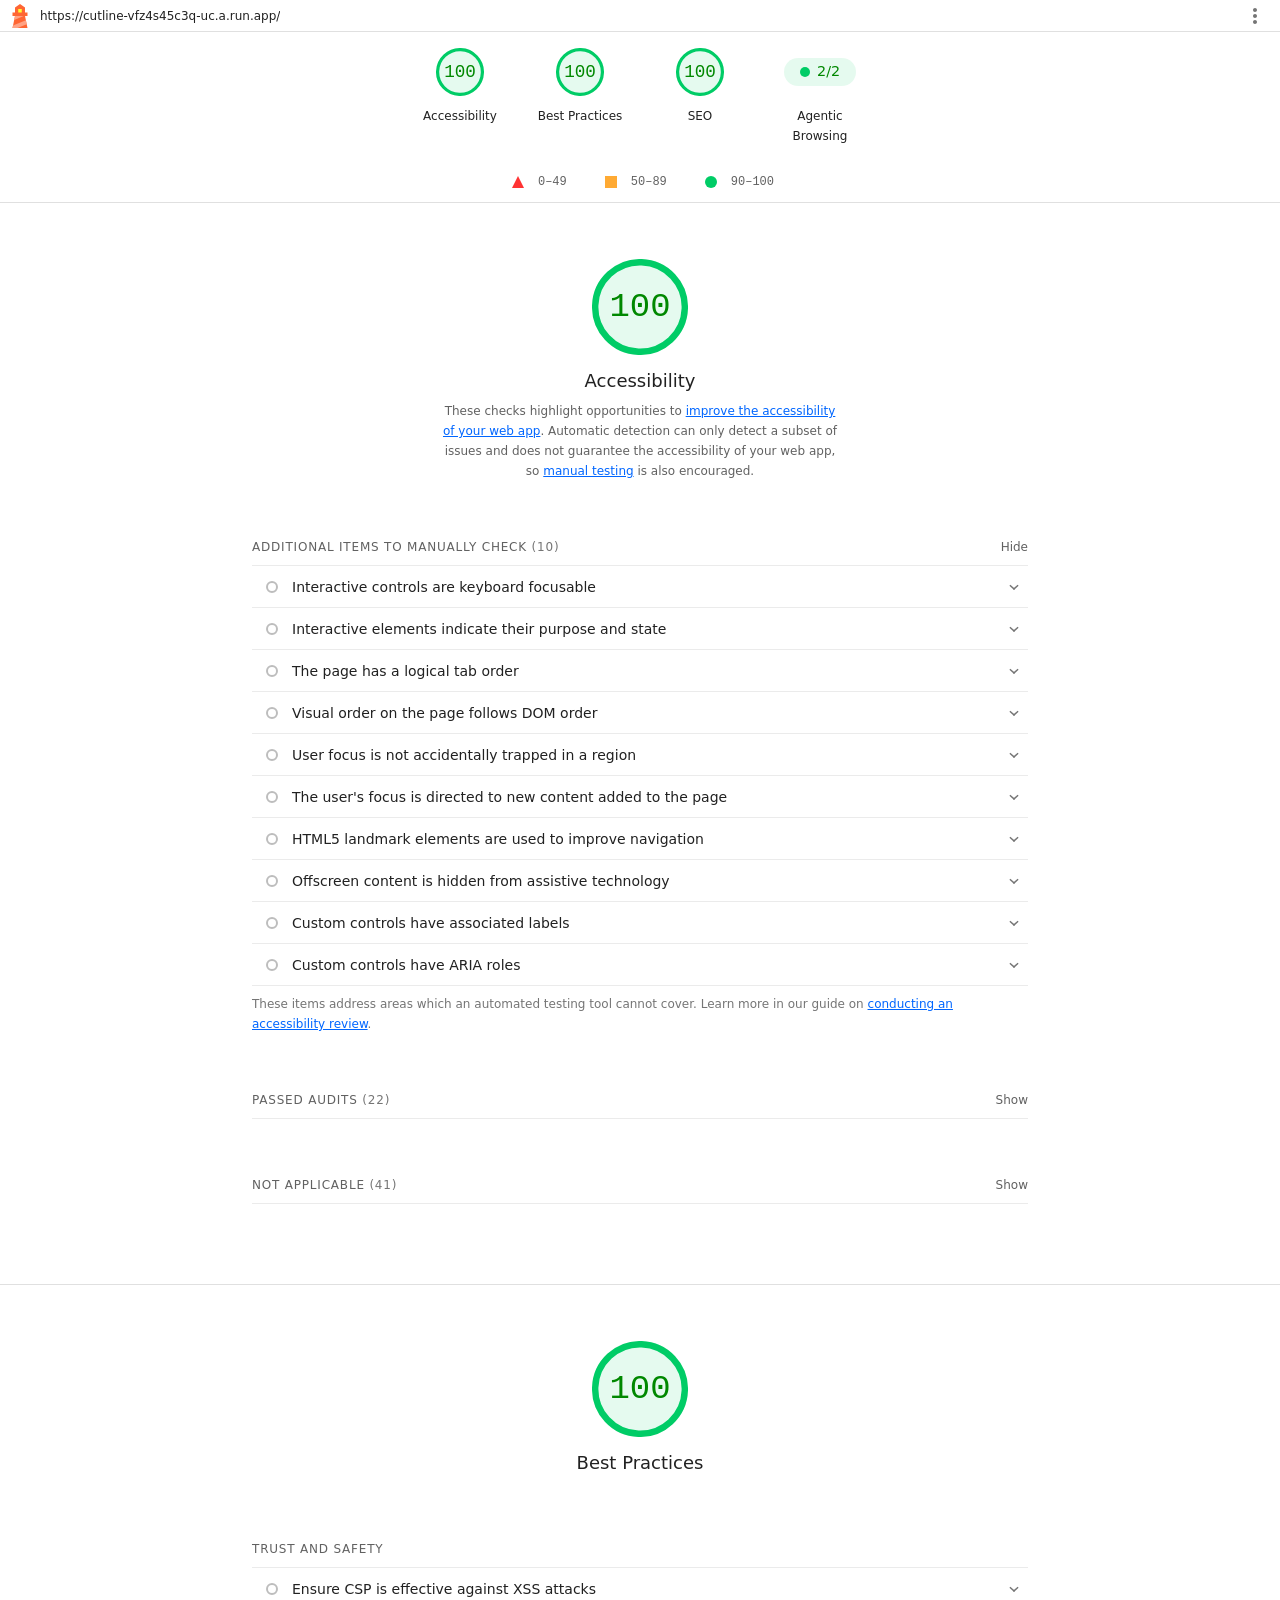
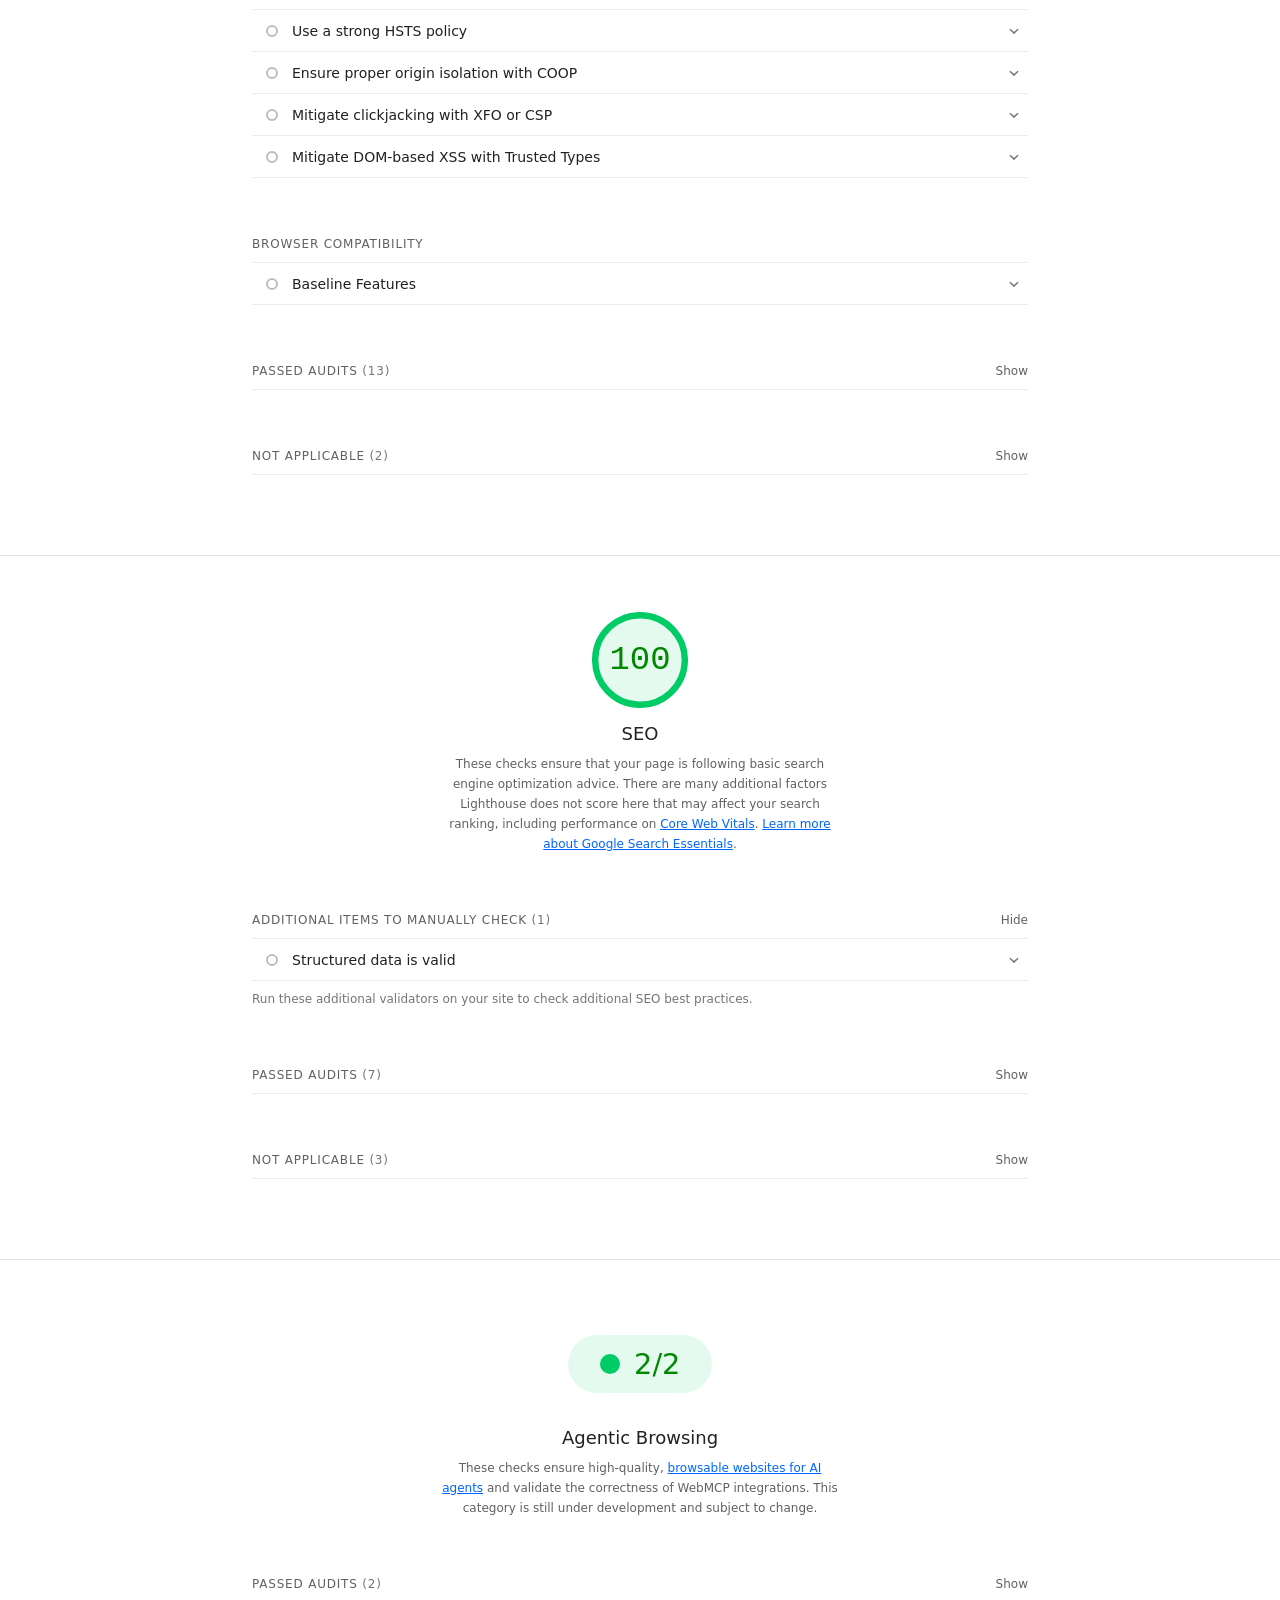
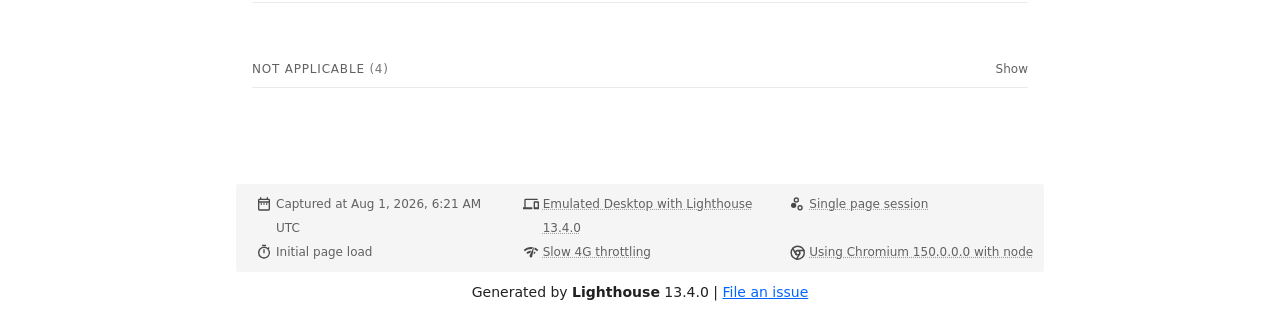
<file: qa_evidence/reports/competition_final_lighthouse_desktop_2026_07_31.html>
<!--
@license
Copyright 2018 Google LLC
SPDX-License-Identifier: Apache-2.0
-->
<!doctype html>
<html lang="en">
<head>
  <meta charset="utf-8">
  <meta name="viewport" content="width=device-width, initial-scale=1, minimum-scale=1">
  <link rel="icon" href='data:image/svg+xml;utf8,<svg fill="none" xmlns="http://www.w3.org/2000/svg" viewBox="0 0 48 48"><path d="m14 7 10-7 10 7v10h5v7h-5l5 24H9l5-24H9v-7h5V7Z" fill="%23F63"/><path d="M31.561 24H14l-1.689 8.105L31.561 24ZM18.983 48H9l1.022-4.907L35.723 32.27l1.663 7.98L18.983 48Z" fill="%23FFA385"/><path fill="%23FF3" d="M20.5 10h7v7h-7z"/></svg>'>
  <title>Lighthouse Report</title>
  <style>body {margin: 0}</style>
</head>
<body>
  <noscript>Lighthouse report requires JavaScript. Please enable.</noscript>

  <div id="lh-log"></div>

  <script>window.__LIGHTHOUSE_JSON__ = {"lighthouseVersion":"13.4.0","requestedUrl":"https://cutline-vfz4s45c3q-uc.a.run.app/","mainDocumentUrl":"https://cutline-vfz4s45c3q-uc.a.run.app/","finalDisplayedUrl":"https://cutline-vfz4s45c3q-uc.a.run.app/","finalUrl":"https://cutline-vfz4s45c3q-uc.a.run.app/","fetchTime":"2026-08-01T06:21:02.509Z","gatherMode":"navigation","runWarnings":[],"userAgent":"Mozilla/5.0 (Macintosh; Intel Mac OS X 10_15_7) AppleWebKit/537.36 (KHTML, like Gecko) Chrome/150.0.0.0 Safari/537.36 Edg/150.0.0.0","environment":{"hostUserAgent":"Mozilla/5.0 (Macintosh; Intel Mac OS X 10_15_7) AppleWebKit/537.36 (KHTML, like Gecko) Chrome/150.0.0.0 Safari/537.36 Edg/150.0.0.0","benchmarkIndex":2848.5,"credits":{"axe-core":"4.12.0"}},"audits":{"is-on-https":{"id":"is-on-https","title":"Uses HTTPS","description":"All sites should be protected with HTTPS, even ones that don't handle sensitive data. This includes avoiding [mixed content](https://developers.google.com/web/fundamentals/security/prevent-mixed-content/what-is-mixed-content), where some resources are loaded over HTTP despite the initial request being served over HTTPS. HTTPS prevents intruders from tampering with or passively listening in on the communications between your app and your users, and is a prerequisite for HTTP/2 and many new web platform APIs. [Learn more about HTTPS](https://developer.chrome.com/docs/lighthouse/pwa/is-on-https/).","score":1,"scoreDisplayMode":"binary","details":{"type":"table","headings":[{"key":"url","valueType":"url","label":"Insecure URL"},{"key":"resolution","valueType":"text","label":"Request Resolution"}],"items":[]}},"redirects-http":{"id":"redirects-http","title":"Redirects HTTP traffic to HTTPS","description":"Make sure that you redirect all HTTP traffic to HTTPS in order to enable secure web features for all your users. [Learn more](https://developer.chrome.com/docs/lighthouse/pwa/redirects-http/).","score":null,"scoreDisplayMode":"notApplicable"},"cumulative-layout-shift":{"id":"cumulative-layout-shift","title":"Cumulative Layout Shift","description":"Cumulative Layout Shift measures the movement of visible elements within the viewport. [Learn more about the Cumulative Layout Shift metric](https://web.dev/articles/cls).","score":1,"scoreDisplayMode":"numeric","numericValue":0.03760154380271721,"numericUnit":"unitless","displayValue":"0.038","scoringOptions":{"p10":0.1,"median":0.25},"details":{"type":"debugdata","items":[{"cumulativeLayoutShiftMainFrame":0.03760154380271721,"newEngineResult":{"cumulativeLayoutShift":0.03760154380271721,"cumulativeLayoutShiftMainFrame":0.03760154380271721},"newEngineResultDiffered":false}]}},"errors-in-console":{"id":"errors-in-console","title":"No browser errors logged to the console","description":"Errors logged to the console indicate unresolved problems. They can come from network request failures and other browser concerns. [Learn more about this errors in console diagnostic audit](https://developer.chrome.com/docs/lighthouse/best-practices/errors-in-console/)","score":1,"scoreDisplayMode":"binary","details":{"type":"table","headings":[{"key":"sourceLocation","valueType":"source-location","label":"Source"},{"key":"description","valueType":"code","label":"Description"}],"items":[]}},"image-aspect-ratio":{"id":"image-aspect-ratio","title":"Displays images with correct aspect ratio","description":"Image display dimensions should match natural aspect ratio. [Learn more about image aspect ratio](https://developer.chrome.com/docs/lighthouse/best-practices/image-aspect-ratio/).","score":1,"scoreDisplayMode":"binary","details":{"type":"table","headings":[{"key":"node","valueType":"node","label":""},{"key":"url","valueType":"url","label":"URL"},{"key":"displayedAspectRatio","valueType":"text","label":"Aspect Ratio (Displayed)"},{"key":"actualAspectRatio","valueType":"text","label":"Aspect Ratio (Actual)"}],"items":[]}},"image-size-responsive":{"id":"image-size-responsive","title":"Serves images with appropriate resolution","description":"Image natural dimensions should be proportional to the display size and the pixel ratio to maximize image clarity. [Learn how to provide responsive images](https://web.dev/articles/serve-responsive-images).","score":1,"scoreDisplayMode":"binary","details":{"type":"table","headings":[{"key":"node","valueType":"node","label":""},{"key":"url","valueType":"url","label":"URL"},{"key":"displayedSize","valueType":"text","label":"Displayed size"},{"key":"actualSize","valueType":"text","label":"Actual size"},{"key":"expectedSize","valueType":"text","label":"Expected size"}],"items":[]}},"deprecations":{"id":"deprecations","title":"Avoids deprecated APIs","description":"Deprecated APIs will eventually be removed from the browser. [Learn more about deprecated APIs](https://developer.chrome.com/docs/lighthouse/best-practices/deprecations/).","score":1,"scoreDisplayMode":"binary","details":{"type":"table","headings":[{"key":"value","valueType":"text","label":"Deprecation / Warning"},{"key":"source","valueType":"source-location","label":"Source"}],"items":[]}},"third-party-cookies":{"id":"third-party-cookies","title":"Avoids third-party cookies","description":"Third-party cookies may be blocked in some contexts. [Learn more about preparing for third-party cookie restrictions](https://privacysandbox.google.com/cookies/prepare/overview).","score":1,"scoreDisplayMode":"binary","details":{"type":"table","headings":[{"key":"name","valueType":"text","label":"Name"},{"key":"url","valueType":"url","label":"URL"}],"items":[]}},"valid-source-maps":{"id":"valid-source-maps","title":"Page has valid source maps","description":"Source maps translate minified code to the original source code. This helps developers debug in production. In addition, Lighthouse is able to provide further insights. Consider deploying source maps to take advantage of these benefits. [Learn more about source maps](https://developer.chrome.com/docs/devtools/javascript/source-maps/).","score":1,"scoreDisplayMode":"binary","details":{"type":"table","headings":[{"key":"scriptUrl","valueType":"url","subItemsHeading":{"key":"error"},"label":"URL"},{"key":"sourceMapUrl","valueType":"url","label":"Map URL"}],"items":[]}},"csp-xss":{"id":"csp-xss","title":"Ensure CSP is effective against XSS attacks","description":"A strong Content Security Policy (CSP) significantly reduces the risk of cross-site scripting (XSS) attacks. [Learn how to use a CSP to prevent XSS](https://developer.chrome.com/docs/lighthouse/best-practices/csp-xss/)","score":1,"scoreDisplayMode":"informative","details":{"type":"table","headings":[{"key":"description","valueType":"text","subItemsHeading":{"key":"description"},"label":"Description"},{"key":"directive","valueType":"code","subItemsHeading":{"key":"directive"},"label":"Directive"},{"key":"severity","valueType":"text","subItemsHeading":{"key":"severity"},"label":"Severity"}],"items":[{"severity":"High","description":"No CSP found in enforcement mode"}]}},"has-hsts":{"id":"has-hsts","title":"Use a strong HSTS policy","description":"Deployment of the HSTS header significantly reduces the risk of downgrading HTTP connections and eavesdropping attacks. A rollout in stages, starting with a low max-age is recommended. [Learn more about using a strong HSTS policy.](https://developer.chrome.com/docs/lighthouse/best-practices/has-hsts)","score":1,"scoreDisplayMode":"informative","details":{"type":"table","headings":[{"key":"description","valueType":"text","subItemsHeading":{"key":"description"},"label":"Description"},{"key":"directive","valueType":"code","subItemsHeading":{"key":"directive"},"label":"Directive"},{"key":"severity","valueType":"text","subItemsHeading":{"key":"severity"},"label":"Severity"}],"items":[{"severity":"High","description":"No HSTS header found"}]}},"origin-isolation":{"id":"origin-isolation","title":"Ensure proper origin isolation with COOP","description":"The Cross-Origin-Opener-Policy (COOP) can be used to isolate the top-level window from other documents such as pop-ups. [Learn more about deploying the COOP header.](https://web.dev/articles/why-coop-coep#coop)","score":1,"scoreDisplayMode":"informative","details":{"type":"table","headings":[{"key":"description","valueType":"text","subItemsHeading":{"key":"description"},"label":"Description"},{"key":"directive","valueType":"code","subItemsHeading":{"key":"directive"},"label":"Directive"},{"key":"severity","valueType":"text","subItemsHeading":{"key":"severity"},"label":"Severity"}],"items":[{"description":"No COOP header found","severity":"High"}]}},"clickjacking-mitigation":{"id":"clickjacking-mitigation","title":"Mitigate clickjacking with XFO or CSP","description":"The `X-Frame-Options` (XFO) header or the `frame-ancestors` directive in the `Content-Security-Policy` (CSP) header control where a page can be embedded. These can mitigate clickjacking attacks by blocking some or all sites from embedding the page. [Learn more about mitigating clickjacking](https://developer.chrome.com/docs/lighthouse/best-practices/clickjacking-mitigation).","score":1,"scoreDisplayMode":"informative","details":{"type":"table","headings":[{"key":"description","valueType":"text","subItemsHeading":{"key":"description"},"label":"Description"},{"key":"severity","valueType":"text","subItemsHeading":{"key":"severity"},"label":"Severity"}],"items":[{"severity":"High","description":"No frame control policy found"}]}},"trusted-types-xss":{"id":"trusted-types-xss","title":"Mitigate DOM-based XSS with Trusted Types","description":"The `require-trusted-types-for` directive in the `Content-Security-Policy` (CSP) header instructs user agents to control the data passed to DOM XSS sink functions. [Learn more about mitigating DOM-based XSS with Trusted Types](https://developer.chrome.com/docs/lighthouse/best-practices/trusted-types-xss).","score":1,"scoreDisplayMode":"informative","details":{"type":"table","headings":[{"key":"description","valueType":"text","subItemsHeading":{"key":"description"},"label":"Description"},{"key":"severity","valueType":"text","subItemsHeading":{"key":"severity"},"label":"Severity"}],"items":[{"severity":"High","description":"No `Content-Security-Policy` header with Trusted Types directive found"}]}},"accesskeys":{"id":"accesskeys","title":"`[accesskey]` values are unique","description":"Access keys let users quickly focus a part of the page. For proper navigation, each access key must be unique. [Learn more about access keys](https://dequeuniversity.com/rules/axe/4.12/accesskeys).","score":null,"scoreDisplayMode":"notApplicable"},"aria-allowed-attr":{"id":"aria-allowed-attr","title":"`[aria-*]` attributes match their roles","description":"Each ARIA `role` supports a specific subset of `aria-*` attributes. Mismatching these invalidates the `aria-*` attributes. [Learn how to match ARIA attributes to their roles](https://dequeuniversity.com/rules/axe/4.12/aria-allowed-attr).","score":1,"scoreDisplayMode":"binary","details":{"type":"table","headings":[{"key":"node","valueType":"node","subItemsHeading":{"key":"relatedNode","valueType":"node"},"label":"Failing Elements"}],"items":[]}},"aria-allowed-role":{"id":"aria-allowed-role","title":"Uses ARIA roles only on compatible elements","description":"Many HTML elements can only be assigned certain ARIA roles. Using ARIA roles where they are not allowed can interfere with the accessibility of the web page. [Learn more about ARIA roles](https://dequeuniversity.com/rules/axe/4.12/aria-allowed-role).","score":null,"scoreDisplayMode":"notApplicable"},"aria-command-name":{"id":"aria-command-name","title":"`button`, `link`, and `menuitem` elements have accessible names","description":"When an element doesn't have an accessible name, screen readers announce it with a generic name, making it unusable for users who rely on screen readers. [Learn how to make command elements more accessible](https://dequeuniversity.com/rules/axe/4.12/aria-command-name).","score":null,"scoreDisplayMode":"notApplicable"},"aria-conditional-attr":{"id":"aria-conditional-attr","title":"ARIA attributes are used as specified for the element's role","description":"Some ARIA attributes are only allowed on an element under certain conditions. [Learn more about conditional ARIA attributes](https://dequeuniversity.com/rules/axe/4.12/aria-conditional-attr).","score":1,"scoreDisplayMode":"binary","details":{"type":"table","headings":[{"key":"node","valueType":"node","subItemsHeading":{"key":"relatedNode","valueType":"node"},"label":"Failing Elements"}],"items":[]}},"aria-deprecated-role":{"id":"aria-deprecated-role","title":"Deprecated ARIA roles were not used","description":"Deprecated ARIA roles may not be processed correctly by assistive technology. [Learn more about deprecated ARIA roles](https://dequeuniversity.com/rules/axe/4.12/aria-deprecated-role).","score":1,"scoreDisplayMode":"binary","details":{"type":"table","headings":[{"key":"node","valueType":"node","subItemsHeading":{"key":"relatedNode","valueType":"node"},"label":"Failing Elements"}],"items":[]}},"aria-dialog-name":{"id":"aria-dialog-name","title":"Elements with `role=\"dialog\"` or `role=\"alertdialog\"` have accessible names.","description":"ARIA dialog elements without accessible names may prevent screen readers users from discerning the purpose of these elements. [Learn how to make ARIA dialog elements more accessible](https://dequeuniversity.com/rules/axe/4.12/aria-dialog-name).","score":null,"scoreDisplayMode":"notApplicable"},"aria-hidden-body":{"id":"aria-hidden-body","title":"`[aria-hidden=\"true\"]` is not present on the document `\u003cbody>`","description":"Assistive technologies, like screen readers, work inconsistently when `aria-hidden=\"true\"` is set on the document `\u003cbody>`. [Learn how `aria-hidden` affects the document body](https://dequeuniversity.com/rules/axe/4.12/aria-hidden-body).","score":1,"scoreDisplayMode":"binary","details":{"type":"table","headings":[{"key":"node","valueType":"node","subItemsHeading":{"key":"relatedNode","valueType":"node"},"label":"Failing Elements"}],"items":[]}},"aria-hidden-focus":{"id":"aria-hidden-focus","title":"`[aria-hidden=\"true\"]` elements do not contain focusable descendents","description":"Focusable descendents within an `[aria-hidden=\"true\"]` element prevent those interactive elements from being available to users of assistive technologies like screen readers. [Learn how `aria-hidden` affects focusable elements](https://dequeuniversity.com/rules/axe/4.12/aria-hidden-focus).","score":1,"scoreDisplayMode":"binary","details":{"type":"table","headings":[{"key":"node","valueType":"node","subItemsHeading":{"key":"relatedNode","valueType":"node"},"label":"Failing Elements"}],"items":[]}},"aria-input-field-name":{"id":"aria-input-field-name","title":"ARIA input fields have accessible names","description":"When an input field doesn't have an accessible name, screen readers announce it with a generic name, making it unusable for users who rely on screen readers. [Learn more about input field labels](https://dequeuniversity.com/rules/axe/4.12/aria-input-field-name).","score":null,"scoreDisplayMode":"notApplicable"},"aria-meter-name":{"id":"aria-meter-name","title":"ARIA `meter` elements have accessible names","description":"When a meter element doesn't have an accessible name, screen readers announce it with a generic name, making it unusable for users who rely on screen readers. [Learn how to name `meter` elements](https://dequeuniversity.com/rules/axe/4.12/aria-meter-name).","score":null,"scoreDisplayMode":"notApplicable"},"aria-progressbar-name":{"id":"aria-progressbar-name","title":"ARIA `progressbar` elements have accessible names","description":"When a `progressbar` element doesn't have an accessible name, screen readers announce it with a generic name, making it unusable for users who rely on screen readers. [Learn how to label `progressbar` elements](https://dequeuniversity.com/rules/axe/4.12/aria-progressbar-name).","score":null,"scoreDisplayMode":"notApplicable"},"aria-prohibited-attr":{"id":"aria-prohibited-attr","title":"Elements use only permitted ARIA attributes","description":"Using ARIA attributes in roles where they are prohibited can mean that important information is not communicated to users of assistive technologies. [Learn more about prohibited ARIA roles](https://dequeuniversity.com/rules/axe/4.12/aria-prohibited-attr).","score":1,"scoreDisplayMode":"binary","details":{"type":"table","headings":[{"key":"node","valueType":"node","subItemsHeading":{"key":"relatedNode","valueType":"node"},"label":"Failing Elements"}],"items":[]}},"aria-required-attr":{"id":"aria-required-attr","title":"`[role]`s have all required `[aria-*]` attributes","description":"Some ARIA roles have required attributes that describe the state of the element to screen readers. [Learn more about roles and required attributes](https://dequeuniversity.com/rules/axe/4.12/aria-required-attr).","score":1,"scoreDisplayMode":"binary","details":{"type":"table","headings":[{"key":"node","valueType":"node","subItemsHeading":{"key":"relatedNode","valueType":"node"},"label":"Failing Elements"}],"items":[]}},"aria-required-children":{"id":"aria-required-children","title":"Elements with an ARIA `[role]` that require children to contain a specific `[role]` have all required children.","description":"Some ARIA parent roles must contain specific child roles to perform their intended accessibility functions. [Learn more about roles and required children elements](https://dequeuniversity.com/rules/axe/4.12/aria-required-children).","score":null,"scoreDisplayMode":"notApplicable"},"aria-required-parent":{"id":"aria-required-parent","title":"`[role]`s are contained by their required parent element","description":"Some ARIA child roles must be contained by specific parent roles to properly perform their intended accessibility functions. [Learn more about ARIA roles and required parent element](https://dequeuniversity.com/rules/axe/4.12/aria-required-parent).","score":null,"scoreDisplayMode":"notApplicable"},"aria-roles":{"id":"aria-roles","title":"`[role]` values are valid","description":"ARIA roles must have valid values in order to perform their intended accessibility functions. [Learn more about valid ARIA roles](https://dequeuniversity.com/rules/axe/4.12/aria-roles).","score":1,"scoreDisplayMode":"binary","details":{"type":"table","headings":[{"key":"node","valueType":"node","subItemsHeading":{"key":"relatedNode","valueType":"node"},"label":"Failing Elements"}],"items":[]}},"aria-text":{"id":"aria-text","title":"Elements with the `role=text` attribute do not have focusable descendents.","description":"Adding `role=text` around a text node split by markup enables VoiceOver to treat it as one phrase, but the element's focusable descendents will not be announced. [Learn more about the `role=text` attribute](https://dequeuniversity.com/rules/axe/4.12/aria-text).","score":null,"scoreDisplayMode":"notApplicable"},"aria-toggle-field-name":{"id":"aria-toggle-field-name","title":"ARIA toggle fields have accessible names","description":"When a toggle field doesn't have an accessible name, screen readers announce it with a generic name, making it unusable for users who rely on screen readers. [Learn more about toggle fields](https://dequeuniversity.com/rules/axe/4.12/aria-toggle-field-name).","score":null,"scoreDisplayMode":"notApplicable"},"aria-tooltip-name":{"id":"aria-tooltip-name","title":"ARIA `tooltip` elements have accessible names","description":"When a tooltip element doesn't have an accessible name, screen readers announce it with a generic name, making it unusable for users who rely on screen readers. [Learn how to name `tooltip` elements](https://dequeuniversity.com/rules/axe/4.12/aria-tooltip-name).","score":null,"scoreDisplayMode":"notApplicable"},"aria-treeitem-name":{"id":"aria-treeitem-name","title":"ARIA `treeitem` elements have accessible names","description":"When a `treeitem` element doesn't have an accessible name, screen readers announce it with a generic name, making it unusable for users who rely on screen readers. [Learn more about labeling `treeitem` elements](https://dequeuniversity.com/rules/axe/4.12/aria-treeitem-name).","score":null,"scoreDisplayMode":"notApplicable"},"aria-valid-attr-value":{"id":"aria-valid-attr-value","title":"`[aria-*]` attributes have valid values","description":"Assistive technologies, like screen readers, can't interpret ARIA attributes with invalid values. [Learn more about valid values for ARIA attributes](https://dequeuniversity.com/rules/axe/4.12/aria-valid-attr-value).","score":1,"scoreDisplayMode":"binary","details":{"type":"table","headings":[{"key":"node","valueType":"node","subItemsHeading":{"key":"relatedNode","valueType":"node"},"label":"Failing Elements"}],"items":[]}},"aria-valid-attr":{"id":"aria-valid-attr","title":"`[aria-*]` attributes are valid and not misspelled","description":"Assistive technologies, like screen readers, can't interpret ARIA attributes with invalid names. [Learn more about valid ARIA attributes](https://dequeuniversity.com/rules/axe/4.12/aria-valid-attr).","score":1,"scoreDisplayMode":"binary","details":{"type":"table","headings":[{"key":"node","valueType":"node","subItemsHeading":{"key":"relatedNode","valueType":"node"},"label":"Failing Elements"}],"items":[]}},"button-name":{"id":"button-name","title":"Buttons have an accessible name","description":"When a button doesn't have an accessible name, screen readers announce it as \"button\", making it unusable for users who rely on screen readers. [Learn how to make buttons more accessible](https://dequeuniversity.com/rules/axe/4.12/button-name).","score":1,"scoreDisplayMode":"binary","details":{"type":"table","headings":[{"key":"node","valueType":"node","subItemsHeading":{"key":"relatedNode","valueType":"node"},"label":"Failing Elements"}],"items":[]}},"bypass":{"id":"bypass","title":"The page contains a heading, skip link, or landmark region","description":"Adding ways to bypass repetitive content lets keyboard users navigate the page more efficiently. [Learn more about bypass blocks](https://dequeuniversity.com/rules/axe/4.12/bypass).","score":null,"scoreDisplayMode":"notApplicable"},"color-contrast":{"id":"color-contrast","title":"Background and foreground colors have a sufficient contrast ratio","description":"Low-contrast text is difficult or impossible for many users to read. [Learn how to provide sufficient color contrast](https://dequeuniversity.com/rules/axe/4.12/color-contrast).","score":1,"scoreDisplayMode":"binary","details":{"type":"table","headings":[{"key":"node","valueType":"node","subItemsHeading":{"key":"relatedNode","valueType":"node"},"label":"Failing Elements"}],"items":[]}},"definition-list":{"id":"definition-list","title":"`\u003cdl>`'s contain only properly-ordered `\u003cdt>` and `\u003cdd>` groups, `\u003cscript>`, `\u003ctemplate>` or `\u003cdiv>` elements.","description":"When definition lists are not properly marked up, screen readers may produce confusing or inaccurate output. [Learn how to structure definition lists correctly](https://dequeuniversity.com/rules/axe/4.12/definition-list).","score":null,"scoreDisplayMode":"notApplicable"},"dlitem":{"id":"dlitem","title":"Definition list items are wrapped in `\u003cdl>` elements","description":"Definition list items (`\u003cdt>` and `\u003cdd>`) must be wrapped in a parent `\u003cdl>` element to ensure that screen readers can properly announce them. [Learn how to structure definition lists correctly](https://dequeuniversity.com/rules/axe/4.12/dlitem).","score":null,"scoreDisplayMode":"notApplicable"},"document-title":{"id":"document-title","title":"Document has a `\u003ctitle>` element","description":"The title gives screen reader users an overview of the page, and search engine users rely on it heavily to determine if a page is relevant to their search. [Learn more about document titles](https://dequeuniversity.com/rules/axe/4.12/document-title).","score":1,"scoreDisplayMode":"binary","details":{"type":"table","headings":[{"key":"node","valueType":"node","subItemsHeading":{"key":"relatedNode","valueType":"node"},"label":"Failing Elements"}],"items":[]}},"duplicate-id-aria":{"id":"duplicate-id-aria","title":"ARIA IDs are unique","description":"The value of an ARIA ID must be unique to prevent other instances from being overlooked by assistive technologies. [Learn how to fix duplicate ARIA IDs](https://dequeuniversity.com/rules/axe/4.12/duplicate-id-aria).","score":null,"scoreDisplayMode":"notApplicable"},"empty-heading":{"id":"empty-heading","title":"All heading elements contain content.","description":"A heading with no content or inaccessible text prevent screen reader users from accessing information on the page's structure. [Learn more about headings](https://dequeuniversity.com/rules/axe/4.12/empty-heading).","score":null,"scoreDisplayMode":"notApplicable"},"form-field-multiple-labels":{"id":"form-field-multiple-labels","title":"No form fields have multiple labels","description":"Form fields with multiple labels can be confusingly announced by assistive technologies like screen readers which use either the first, the last, or all of the labels. [Learn how to use form labels](https://dequeuniversity.com/rules/axe/4.12/form-field-multiple-labels).","score":null,"scoreDisplayMode":"notApplicable"},"frame-title":{"id":"frame-title","title":"`\u003cframe>` or `\u003ciframe>` elements have a title","description":"Screen reader users rely on frame titles to describe the contents of frames. [Learn more about frame titles](https://dequeuniversity.com/rules/axe/4.12/frame-title).","score":null,"scoreDisplayMode":"notApplicable"},"heading-order":{"id":"heading-order","title":"Heading elements appear in a sequentially-descending order","description":"Properly ordered headings that do not skip levels convey the semantic structure of the page, making it easier to navigate and understand when using assistive technologies. [Learn more about heading order](https://dequeuniversity.com/rules/axe/4.12/heading-order).","score":1,"scoreDisplayMode":"binary","details":{"type":"table","headings":[{"key":"node","valueType":"node","subItemsHeading":{"key":"relatedNode","valueType":"node"},"label":"Failing Elements"}],"items":[]}},"html-has-lang":{"id":"html-has-lang","title":"`\u003chtml>` element has a `[lang]` attribute","description":"If a page doesn't specify a `lang` attribute, a screen reader assumes that the page is in the default language that the user chose when setting up the screen reader. If the page isn't actually in the default language, then the screen reader might not announce the page's text correctly. [Learn more about the `lang` attribute](https://dequeuniversity.com/rules/axe/4.12/html-has-lang).","score":1,"scoreDisplayMode":"binary","details":{"type":"table","headings":[{"key":"node","valueType":"node","subItemsHeading":{"key":"relatedNode","valueType":"node"},"label":"Failing Elements"}],"items":[]}},"html-lang-valid":{"id":"html-lang-valid","title":"`\u003chtml>` element has a valid value for its `[lang]` attribute","description":"Specifying a valid [BCP 47 language](https://www.w3.org/International/questions/qa-choosing-language-tags#question) helps screen readers announce text properly. [Learn how to use the `lang` attribute](https://dequeuniversity.com/rules/axe/4.12/html-lang-valid).","score":1,"scoreDisplayMode":"binary","details":{"type":"table","headings":[{"key":"node","valueType":"node","subItemsHeading":{"key":"relatedNode","valueType":"node"},"label":"Failing Elements"}],"items":[]}},"html-xml-lang-mismatch":{"id":"html-xml-lang-mismatch","title":"`\u003chtml>` element has an `[xml:lang]` attribute with the same base language as the `[lang]` attribute.","description":"If the webpage does not specify a consistent language, then the screen reader might not announce the page's text correctly. [Learn more about the `lang` attribute](https://dequeuniversity.com/rules/axe/4.12/html-xml-lang-mismatch).","score":null,"scoreDisplayMode":"notApplicable"},"identical-links-same-purpose":{"id":"identical-links-same-purpose","title":"Identical links have the same purpose.","description":"Links with the same destination should have the same description, to help users understand the link's purpose and decide whether to follow it. [Learn more about identical links](https://dequeuniversity.com/rules/axe/4.12/identical-links-same-purpose).","score":null,"scoreDisplayMode":"notApplicable"},"image-alt":{"id":"image-alt","title":"Image elements have `[alt]` attributes","description":"Informative elements should aim for short, descriptive alternate text. Decorative elements can be ignored with an empty alt attribute. [Learn more about the `alt` attribute](https://dequeuniversity.com/rules/axe/4.12/image-alt).","score":null,"scoreDisplayMode":"notApplicable"},"image-redundant-alt":{"id":"image-redundant-alt","title":"Image elements do not have `[alt]` attributes that are redundant text.","description":"Informative elements should aim for short, descriptive alternative text. Alternative text that is exactly the same as the text adjacent to the link or image is potentially confusing for screen reader users, because the text will be read twice. [Learn more about the `alt` attribute](https://dequeuniversity.com/rules/axe/4.12/image-redundant-alt).","score":null,"scoreDisplayMode":"notApplicable"},"input-button-name":{"id":"input-button-name","title":"Input buttons have discernible text.","description":"Adding discernable and accessible text to input buttons may help screen reader users understand the purpose of the input button. [Learn more about input buttons](https://dequeuniversity.com/rules/axe/4.12/input-button-name).","score":null,"scoreDisplayMode":"notApplicable"},"input-image-alt":{"id":"input-image-alt","title":"`\u003cinput type=\"image\">` elements have `[alt]` text","description":"When an image is being used as an `\u003cinput>` button, providing alternative text can help screen reader users understand the purpose of the button. [Learn about input image alt text](https://dequeuniversity.com/rules/axe/4.12/input-image-alt).","score":null,"scoreDisplayMode":"notApplicable"},"label-content-name-mismatch":{"id":"label-content-name-mismatch","title":"Elements with visible text labels have matching accessible names.","description":"Visible text labels that do not match the accessible name can result in a confusing experience for screen reader users. [Learn more about accessible names](https://dequeuniversity.com/rules/axe/4.12/label-content-name-mismatch).","score":null,"scoreDisplayMode":"notApplicable"},"label":{"id":"label","title":"Form elements have associated labels","description":"Labels ensure that form controls are announced properly by assistive technologies, like screen readers. [Learn more about form element labels](https://dequeuniversity.com/rules/axe/4.12/label).","score":null,"scoreDisplayMode":"notApplicable"},"landmark-one-main":{"id":"landmark-one-main","title":"Document has a main landmark.","description":"One main landmark helps screen reader users navigate a web page. [Learn more about landmarks](https://dequeuniversity.com/rules/axe/4.12/landmark-one-main).","score":1,"scoreDisplayMode":"binary","details":{"type":"table","headings":[{"key":"node","valueType":"node","subItemsHeading":{"key":"relatedNode","valueType":"node"},"label":"Failing Elements"}],"items":[]}},"link-name":{"id":"link-name","title":"Links have a discernible name","description":"Link text (and alternate text for images, when used as links) that is discernible, unique, and focusable improves the navigation experience for screen reader users. [Learn how to make links accessible](https://dequeuniversity.com/rules/axe/4.12/link-name).","score":1,"scoreDisplayMode":"binary","details":{"type":"table","headings":[{"key":"node","valueType":"node","subItemsHeading":{"key":"relatedNode","valueType":"node"},"label":"Failing Elements"}],"items":[]}},"link-in-text-block":{"id":"link-in-text-block","title":"Links are distinguishable without relying on color.","description":"Low-contrast text is difficult or impossible for many users to read. Link text that is discernible improves the experience for users with low vision. [Learn how to make links distinguishable](https://dequeuniversity.com/rules/axe/4.12/link-in-text-block).","score":null,"scoreDisplayMode":"notApplicable"},"list":{"id":"list","title":"Lists contain only `\u003cli>` elements and script supporting elements (`\u003cscript>` and `\u003ctemplate>`).","description":"Screen readers have a specific way of announcing lists. Ensuring proper list structure aids screen reader output. [Learn more about proper list structure](https://dequeuniversity.com/rules/axe/4.12/list).","score":null,"scoreDisplayMode":"notApplicable"},"listitem":{"id":"listitem","title":"List items (`\u003cli>`) are contained within `\u003cul>`, `\u003col>` or `\u003cmenu>` parent elements","description":"Screen readers require list items (`\u003cli>`) to be contained within a parent `\u003cul>`, `\u003col>` or `\u003cmenu>` to be announced properly. [Learn more about proper list structure](https://dequeuniversity.com/rules/axe/4.12/listitem).","score":null,"scoreDisplayMode":"notApplicable"},"meta-refresh":{"id":"meta-refresh","title":"The document does not use `\u003cmeta http-equiv=\"refresh\">`","description":"Users do not expect a page to refresh automatically, and doing so will move focus back to the top of the page. This may create a frustrating or confusing experience. [Learn more about the refresh meta tag](https://dequeuniversity.com/rules/axe/4.12/meta-refresh).","score":null,"scoreDisplayMode":"notApplicable"},"meta-viewport":{"id":"meta-viewport","title":"`[user-scalable=\"no\"]` is not used in the `\u003cmeta name=\"viewport\">` element and the `[maximum-scale]` attribute is not less than 5.","description":"Disabling zooming is problematic for users with low vision who rely on screen magnification to properly see the contents of a web page. [Learn more about the viewport meta tag](https://dequeuniversity.com/rules/axe/4.12/meta-viewport).","score":1,"scoreDisplayMode":"binary","details":{"type":"table","headings":[{"key":"node","valueType":"node","subItemsHeading":{"key":"relatedNode","valueType":"node"},"label":"Failing Elements"}],"items":[]}},"object-alt":{"id":"object-alt","title":"`\u003cobject>` elements have alternate text","description":"Screen readers cannot translate non-text content. Adding alternate text to `\u003cobject>` elements helps screen readers convey meaning to users. [Learn more about alt text for `object` elements](https://dequeuniversity.com/rules/axe/4.12/object-alt).","score":null,"scoreDisplayMode":"notApplicable"},"select-name":{"id":"select-name","title":"Select elements have associated label elements.","description":"Form elements without effective labels can create frustrating experiences for screen reader users. [Learn more about the `select` element](https://dequeuniversity.com/rules/axe/4.12/select-name).","score":null,"scoreDisplayMode":"notApplicable"},"skip-link":{"id":"skip-link","title":"Skip links are focusable.","description":"Including a skip link can help users skip to the main content to save time. [Learn more about skip links](https://dequeuniversity.com/rules/axe/4.12/skip-link).","score":1,"scoreDisplayMode":"binary","details":{"type":"table","headings":[{"key":"node","valueType":"node","subItemsHeading":{"key":"relatedNode","valueType":"node"},"label":"Failing Elements"}],"items":[]}},"tabindex":{"id":"tabindex","title":"No element has a `[tabindex]` value greater than 0","description":"A value greater than 0 implies an explicit navigation ordering. Although technically valid, this often creates frustrating experiences for users who rely on assistive technologies. [Learn more about the `tabindex` attribute](https://dequeuniversity.com/rules/axe/4.12/tabindex).","score":null,"scoreDisplayMode":"notApplicable"},"table-duplicate-name":{"id":"table-duplicate-name","title":"Tables have different content in the summary attribute and `\u003ccaption>`.","description":"The summary attribute should describe the table structure, while `\u003ccaption>` should have the onscreen title. Accurate table mark-up helps users of screen readers. [Learn more about summary and caption](https://dequeuniversity.com/rules/axe/4.12/table-duplicate-name).","score":null,"scoreDisplayMode":"notApplicable"},"table-fake-caption":{"id":"table-fake-caption","title":"Tables use `\u003ccaption>` instead of cells with the `[colspan]` attribute to indicate a caption.","description":"Screen readers have features to make navigating tables easier. Ensuring that tables use the actual caption element instead of cells with the `[colspan]` attribute may improve the experience for screen reader users. [Learn more about captions](https://dequeuniversity.com/rules/axe/4.12/table-fake-caption).","score":1,"scoreDisplayMode":"binary","details":{"type":"table","headings":[{"key":"node","valueType":"node","subItemsHeading":{"key":"relatedNode","valueType":"node"},"label":"Failing Elements"}],"items":[]}},"target-size":{"id":"target-size","title":"Touch targets have sufficient size and spacing.","description":"Touch targets with sufficient size and spacing help users who may have difficulty targeting small controls to activate the targets. [Learn more about touch targets](https://dequeuniversity.com/rules/axe/4.12/target-size).","score":1,"scoreDisplayMode":"binary","details":{"type":"table","headings":[{"key":"node","valueType":"node","subItemsHeading":{"key":"relatedNode","valueType":"node"},"label":"Failing Elements"}],"items":[]}},"td-has-header":{"id":"td-has-header","title":"`\u003ctd>` elements in a large `\u003ctable>` have one or more table headers.","description":"Screen readers have features to make navigating tables easier. Ensuring that `\u003ctd>` elements in a large table (3 or more cells in width and height) have an associated table header may improve the experience for screen reader users. [Learn more about table headers](https://dequeuniversity.com/rules/axe/4.12/td-has-header).","score":1,"scoreDisplayMode":"binary","details":{"type":"table","headings":[{"key":"node","valueType":"node","subItemsHeading":{"key":"relatedNode","valueType":"node"},"label":"Failing Elements"}],"items":[]}},"td-headers-attr":{"id":"td-headers-attr","title":"Cells in a `\u003ctable>` element that use the `[headers]` attribute refer to table cells within the same table.","description":"Screen readers have features to make navigating tables easier. Ensuring `\u003ctd>` cells using the `[headers]` attribute only refer to other cells in the same table may improve the experience for screen reader users. [Learn more about the `headers` attribute](https://dequeuniversity.com/rules/axe/4.12/td-headers-attr).","score":1,"scoreDisplayMode":"binary","details":{"type":"table","headings":[{"key":"node","valueType":"node","subItemsHeading":{"key":"relatedNode","valueType":"node"},"label":"Failing Elements"}],"items":[]}},"th-has-data-cells":{"id":"th-has-data-cells","title":"`\u003cth>` elements and elements with `[role=\"columnheader\"/\"rowheader\"]` have data cells they describe.","description":"Screen readers have features to make navigating tables easier. Ensuring table headers always refer to some set of cells may improve the experience for screen reader users. [Learn more about table headers](https://dequeuniversity.com/rules/axe/4.12/th-has-data-cells).","score":null,"scoreDisplayMode":"notApplicable"},"valid-lang":{"id":"valid-lang","title":"`[lang]` attributes have a valid value","description":"Specifying a valid [BCP 47 language](https://www.w3.org/International/questions/qa-choosing-language-tags#question) on elements helps ensure that text is pronounced correctly by a screen reader. [Learn how to use the `lang` attribute](https://dequeuniversity.com/rules/axe/4.12/valid-lang).","score":null,"scoreDisplayMode":"notApplicable"},"video-caption":{"id":"video-caption","title":"`\u003cvideo>` elements contain a `\u003ctrack>` element with `[kind=\"captions\"]`","description":"When a video provides a caption it is easier for deaf and hearing impaired users to access its information. [Learn more about video captions](https://dequeuniversity.com/rules/axe/4.12/video-caption).","score":null,"scoreDisplayMode":"notApplicable"},"custom-controls-labels":{"id":"custom-controls-labels","title":"Custom controls have associated labels","description":"Custom interactive controls have associated labels, provided by aria-label or aria-labelledby. [Learn more about custom controls and labels](https://developer.chrome.com/docs/lighthouse/accessibility/custom-controls-labels/).","score":null,"scoreDisplayMode":"manual"},"custom-controls-roles":{"id":"custom-controls-roles","title":"Custom controls have ARIA roles","description":"Custom interactive controls have appropriate ARIA roles. [Learn how to add roles to custom controls](https://developer.chrome.com/docs/lighthouse/accessibility/custom-control-roles/).","score":null,"scoreDisplayMode":"manual"},"focus-traps":{"id":"focus-traps","title":"User focus is not accidentally trapped in a region","description":"A user can tab into and out of any control or region without accidentally trapping their focus. [Learn how to avoid focus traps](https://developer.chrome.com/docs/lighthouse/accessibility/focus-traps/).","score":null,"scoreDisplayMode":"manual"},"focusable-controls":{"id":"focusable-controls","title":"Interactive controls are keyboard focusable","description":"Custom interactive controls are keyboard focusable and display a focus indicator. [Learn how to make custom controls focusable](https://developer.chrome.com/docs/lighthouse/accessibility/focusable-controls/).","score":null,"scoreDisplayMode":"manual"},"interactive-element-affordance":{"id":"interactive-element-affordance","title":"Interactive elements indicate their purpose and state","description":"Interactive elements, such as links and buttons, should indicate their state and be distinguishable from non-interactive elements. [Learn how to decorate interactive elements with affordance hints](https://developer.chrome.com/docs/lighthouse/accessibility/interactive-element-affordance/).","score":null,"scoreDisplayMode":"manual"},"logical-tab-order":{"id":"logical-tab-order","title":"The page has a logical tab order","description":"Tabbing through the page follows the visual layout. Users cannot focus elements that are offscreen. [Learn more about logical tab ordering](https://developer.chrome.com/docs/lighthouse/accessibility/logical-tab-order/).","score":null,"scoreDisplayMode":"manual"},"managed-focus":{"id":"managed-focus","title":"The user's focus is directed to new content added to the page","description":"If new content, such as a dialog, is added to the page, the user's focus is directed to it. [Learn how to direct focus to new content](https://developer.chrome.com/docs/lighthouse/accessibility/managed-focus/).","score":null,"scoreDisplayMode":"manual"},"offscreen-content-hidden":{"id":"offscreen-content-hidden","title":"Offscreen content is hidden from assistive technology","description":"Offscreen content is hidden with display: none or aria-hidden=true. [Learn how to properly hide offscreen content](https://developer.chrome.com/docs/lighthouse/accessibility/offscreen-content-hidden/).","score":null,"scoreDisplayMode":"manual"},"use-landmarks":{"id":"use-landmarks","title":"HTML5 landmark elements are used to improve navigation","description":"Landmark elements (`\u003cmain>`, `\u003cnav>`, etc.) are used to improve the keyboard navigation of the page for assistive technology. [Learn more about landmark elements](https://developer.chrome.com/docs/lighthouse/accessibility/use-landmarks/).","score":null,"scoreDisplayMode":"manual"},"visual-order-follows-dom":{"id":"visual-order-follows-dom","title":"Visual order on the page follows DOM order","description":"DOM order matches the visual order, improving navigation for assistive technology. [Learn more about DOM and visual ordering](https://developer.chrome.com/docs/lighthouse/accessibility/visual-order-follows-dom/).","score":null,"scoreDisplayMode":"manual"},"autocomplete-valid":{"id":"autocomplete-valid","title":"`autocomplete` attributes are used correctly","description":"The `autocomplete` attribute values must be valid and correctly applied for screen readers to function correctly. [Learn more about valid autocomplete values](https://dequeuniversity.com/rules/axe/4.12/autocomplete-valid).","score":null,"scoreDisplayMode":"notApplicable"},"presentation-role-conflict":{"id":"presentation-role-conflict","title":"Elements with `role=\"none\"` or `role=\"presentation\"` do not have conflicts","description":"There are certain cases where the semantic role of an element with `role=\"none\"` or `role=\"presentation\"` does not resolve to none or presentation. To ensure the element remains removed from the accessibility tree, you should not add any global ARIA attributes to the element or make it focusable. [Learn more about presentation role conflict](https://dequeuniversity.com/rules/axe/4.12/presentation-role-conflict).","score":null,"scoreDisplayMode":"notApplicable"},"svg-img-alt":{"id":"svg-img-alt","title":"SVG elements with an `img` role have an accessible text alternative","description":"Ensures SVG elements with an `img`, `graphics-document` or `graphics-symbol` role have an accessible text alternative. [Learn more about SVG alt text](https://dequeuniversity.com/rules/axe/4.12/svg-img-alt).","score":null,"scoreDisplayMode":"notApplicable"},"doctype":{"id":"doctype","title":"Page has the HTML doctype","description":"Specifying a doctype prevents the browser from switching to quirks-mode. [Learn more about the doctype declaration](https://developer.chrome.com/docs/lighthouse/best-practices/doctype/).","score":1,"scoreDisplayMode":"binary"},"charset":{"id":"charset","title":"Properly defines charset","description":"A character encoding declaration is required. It can be done with a `\u003cmeta>` tag in the first 1024 bytes of the HTML or in the Content-Type HTTP response header. [Learn more about declaring the character encoding](https://developer.chrome.com/docs/lighthouse/best-practices/charset/).","score":1,"scoreDisplayMode":"binary"},"geolocation-on-start":{"id":"geolocation-on-start","title":"Avoids requesting the geolocation permission on page load","description":"Users are mistrustful of or confused by sites that request their location without context. Consider tying the request to a user action instead. [Learn more about the geolocation permission](https://developer.chrome.com/docs/lighthouse/best-practices/geolocation-on-start/). Also consider using the [`\u003cgeolocation>` element](https://developer.chrome.com/blog/geolocation-html-element).","score":1,"scoreDisplayMode":"binary","details":{"type":"table","headings":[{"key":"source","valueType":"source-location","label":"Source"}],"items":[]}},"inspector-issues":{"id":"inspector-issues","title":"No issues in the `Issues` panel in Chrome Devtools","description":"Issues logged to the `Issues` panel in Chrome Devtools indicate unresolved problems. They can come from network request failures, insufficient security controls, and other browser concerns. Open up the Issues panel in Chrome DevTools for more details on each issue.","score":1,"scoreDisplayMode":"binary","details":{"type":"table","headings":[{"key":"issueType","valueType":"text","subItemsHeading":{"key":"url","valueType":"url"},"label":"Issue type"}],"items":[]}},"js-libraries":{"id":"js-libraries","title":"Detected JavaScript libraries","description":"All front-end JavaScript libraries detected on the page. [Learn more about this JavaScript library detection diagnostic audit](https://developer.chrome.com/docs/lighthouse/best-practices/js-libraries/).","score":null,"scoreDisplayMode":"notApplicable"},"notification-on-start":{"id":"notification-on-start","title":"Avoids requesting the notification permission on page load","description":"Users are mistrustful of or confused by sites that request to send notifications without context. Consider tying the request to user gestures instead. [Learn more about responsibly getting permission for notifications](https://developer.chrome.com/docs/lighthouse/best-practices/notification-on-start/).","score":1,"scoreDisplayMode":"binary","details":{"type":"table","headings":[{"key":"source","valueType":"source-location","label":"Source"}],"items":[]}},"paste-preventing-inputs":{"id":"paste-preventing-inputs","title":"Allows users to paste into input fields","description":"Preventing input pasting is a bad practice for the UX, and weakens security by blocking password managers.[Learn more about user-friendly input fields](https://developer.chrome.com/docs/lighthouse/best-practices/paste-preventing-inputs/).","score":1,"scoreDisplayMode":"binary","details":{"type":"table","headings":[{"key":"node","valueType":"node","label":"Failing Elements"}],"items":[]}},"baseline":{"id":"baseline","title":"Baseline Features","description":"Lists web features used on the page and their Baseline status as of 2026-06-05. [Learn more about Baseline](https://webstatus.dev/).","score":1,"scoreDisplayMode":"informative","details":{"type":"table","headings":[{"key":"featureId","valueType":"link","label":"Web-features"},{"key":"displayStatus","valueType":"baseline-status","label":"Baseline Status"},{"key":"source","valueType":"source-location","label":"Source"}],"items":[{"featureId":{"type":"link","text":"ua-client-hints","url":"https://webstatus.dev/features/ua-client-hints"},"displayStatus":{"type":"baseline-status","status":"limited","displayString":"Limited Availability"},"source":{"type":"source-location","url":"https://ntp.msn.com/edge/ntp?locale=en-US&title=New%20Tab&dsp=1&sp=Bing&feed_dis=headingsonly&en_widget_reg=false&prerender=1&PC=U531","urlProvider":"network","line":-2,"column":-2}},{"featureId":{"type":"link","text":"beforeunload","url":"https://webstatus.dev/features/beforeunload"},"displayStatus":{"type":"baseline-status","status":"limited","displayString":"Limited Availability"},"source":{"type":"source-location","url":"https://assets.msn.com/bundles/v1/edgeChromium/latest/common.12a5d3daabc1d04d.js","urlProvider":"network","line":73,"column":391889}},{"featureId":{"type":"link","text":"requestidlecallback","url":"https://webstatus.dev/features/requestidlecallback"},"displayStatus":{"type":"baseline-status","status":"limited","displayString":"Limited Availability"},"source":{"type":"source-location","url":"https://ntp.msn.com/edge/ntp?locale=en-US&title=New%20Tab&dsp=1&sp=Bing&feed_dis=headingsonly&en_widget_reg=false&prerender=1&PC=U531","urlProvider":"network","line":47,"column":80}},{"featureId":{"type":"link","text":"cookie-store","url":"https://webstatus.dev/features/cookie-store"},"displayStatus":{"type":"baseline-status","status":"limited","displayString":"Limited Availability"},"source":{"type":"source-location","url":"https://assets.msn.com/bundles/v1/edgeChromium/latest/common.12a5d3daabc1d04d.js","urlProvider":"network","line":73,"column":47712}},{"featureId":{"type":"link","text":"bfcache-blocking-reasons","url":"https://webstatus.dev/features/bfcache-blocking-reasons"},"displayStatus":{"type":"baseline-status","status":"limited","displayString":"Limited Availability"},"source":{"type":"source-location","url":"https://assets.msn.com/bundles/v1/edgeChromium/latest/common.12a5d3daabc1d04d.js","urlProvider":"network","line":65,"column":308681}},{"featureId":{"type":"link","text":"backdrop-filter","url":"https://webstatus.dev/features/backdrop-filter"},"displayStatus":{"type":"baseline-status","status":"low","displayString":"Newly Available (2024-09-16)"},"source":{"type":"source-location","url":"https://cutline-vfz4s45c3q-uc.a.run.app/","urlProvider":"network","line":-2,"column":-2}},{"featureId":{"type":"link","text":"has","url":"https://webstatus.dev/features/has"},"displayStatus":{"type":"baseline-status","status":"low","displayString":"Newly Available (2023-12-19)"},"source":{"type":"source-location","url":"https://assets.msn.com/bundles/v1/edgeChromium/latest/microsoft.36c88e0cf2fa0ae3.js","urlProvider":"network","line":360,"column":23980}},{"featureId":{"type":"link","text":"masks","url":"https://webstatus.dev/features/masks"},"displayStatus":{"type":"baseline-status","status":"low","displayString":"Newly Available (2023-12-07)"},"source":{"type":"source-location","url":"https://assets.msn.com/bundles/v1/edgeChromium/latest/microsoft.36c88e0cf2fa0ae3.js","urlProvider":"network","line":360,"column":23980}},{"featureId":{"type":"link","text":"scrollbar-width","url":"https://webstatus.dev/features/scrollbar-width"},"displayStatus":{"type":"baseline-status","status":"low","displayString":"Newly Available (2024-12-11)"},"source":{"type":"source-location","url":"https://assets.msn.com/bundles/v1/edgeChromium/latest/microsoft.36c88e0cf2fa0ae3.js","urlProvider":"network","line":360,"column":23980}},{"featureId":{"type":"link","text":"fetch-priority","url":"https://webstatus.dev/features/fetch-priority"},"displayStatus":{"type":"baseline-status","status":"low","displayString":"Newly Available (2024-10-29)"},"source":{"type":"source-location","url":"https://assets.msn.com/bundles/v1/edgeChromium/latest/common.12a5d3daabc1d04d.js","urlProvider":"network","line":1,"column":8771}},{"featureId":{"type":"link","text":"nesting","url":"https://webstatus.dev/features/nesting"},"displayStatus":{"type":"baseline-status","status":"low","displayString":"Newly Available (2023-12-11)"},"source":{"type":"source-location","url":"https://assets.msn.com/bundles/v1/edgeChromium/latest/microsoft.36c88e0cf2fa0ae3.js","urlProvider":"network","line":360,"column":23980}},{"featureId":{"type":"link","text":"text-wrap","url":"https://webstatus.dev/features/text-wrap"},"displayStatus":{"type":"baseline-status","status":"low","displayString":"Newly Available (2024-10-17)"},"source":{"type":"source-location","url":"https://assets.msn.com/bundles/v1/edgeChromium/latest/microsoft.36c88e0cf2fa0ae3.js","urlProvider":"network","line":360,"column":23980}},{"featureId":{"type":"link","text":"js-modules","url":"https://webstatus.dev/features/js-modules"},"displayStatus":{"type":"baseline-status","status":"high","displayString":"Widely Available (2018-05-09)"},"source":{"type":"source-location","url":"https://cutline-vfz4s45c3q-uc.a.run.app/","urlProvider":"network","line":-2,"column":-2}},{"featureId":{"type":"link","text":"focus-visible","url":"https://webstatus.dev/features/focus-visible"},"displayStatus":{"type":"baseline-status","status":"high","displayString":"Widely Available (2022-03-14)"},"source":{"type":"source-location","url":"https://cutline-vfz4s45c3q-uc.a.run.app/","urlProvider":"network","line":-2,"column":-2}},{"featureId":{"type":"link","text":"color-scheme","url":"https://webstatus.dev/features/color-scheme"},"displayStatus":{"type":"baseline-status","status":"high","displayString":"Widely Available (2022-02-03)"},"source":{"type":"source-location","url":"https://cutline-vfz4s45c3q-uc.a.run.app/","urlProvider":"network","line":-2,"column":-2}},{"featureId":{"type":"link","text":"overflow","url":"https://webstatus.dev/features/overflow"},"displayStatus":{"type":"baseline-status","status":"high","displayString":"Widely Available (2023-09-18)"},"source":{"type":"source-location","url":"https://cutline-vfz4s45c3q-uc.a.run.app/","urlProvider":"network","line":-2,"column":-2}},{"featureId":{"type":"link","text":"flexbox","url":"https://webstatus.dev/features/flexbox"},"displayStatus":{"type":"baseline-status","status":"high","displayString":"Widely Available (2015-09-30)"},"source":{"type":"source-location","url":"https://cutline-vfz4s45c3q-uc.a.run.app/","urlProvider":"network","line":-2,"column":-2}},{"featureId":{"type":"link","text":"grid","url":"https://webstatus.dev/features/grid"},"displayStatus":{"type":"baseline-status","status":"high","displayString":"Widely Available (2017-10-17)"},"source":{"type":"source-location","url":"https://cutline-vfz4s45c3q-uc.a.run.app/","urlProvider":"network","line":-2,"column":-2}},{"featureId":{"type":"link","text":"outline","url":"https://webstatus.dev/features/outline"},"displayStatus":{"type":"baseline-status","status":"high","displayString":"Widely Available (2023-03-27)"},"source":{"type":"source-location","url":"https://cutline-vfz4s45c3q-uc.a.run.app/","urlProvider":"network","line":-2,"column":-2}},{"featureId":{"type":"link","text":"nullish-coalescing","url":"https://webstatus.dev/features/nullish-coalescing"},"displayStatus":{"type":"baseline-status","status":"high","displayString":"Widely Available (2020-09-16)"},"source":{"type":"source-location","url":"https://cutline-vfz4s45c3q-uc.a.run.app/","urlProvider":"network","line":0,"column":0}},{"featureId":{"type":"link","text":"string-replaceall","url":"https://webstatus.dev/features/string-replaceall"},"displayStatus":{"type":"baseline-status","status":"high","displayString":"Widely Available (2020-08-27)"},"source":{"type":"source-location","url":"https://cutline-vfz4s45c3q-uc.a.run.app/assets/app.js","urlProvider":"network","line":139,"column":42}},{"featureId":{"type":"link","text":"constructed-stylesheets","url":"https://webstatus.dev/features/constructed-stylesheets"},"displayStatus":{"type":"baseline-status","status":"high","displayString":"Widely Available (2023-03-27)"},"source":{"type":"source-location","url":"https://assets.msn.com/bundles/v1/edgeChromium/latest/microsoft.36c88e0cf2fa0ae3.js","urlProvider":"network","line":360,"column":57909}},{"featureId":{"type":"link","text":"forced-colors","url":"https://webstatus.dev/features/forced-colors"},"displayStatus":{"type":"baseline-status","status":"high","displayString":"Widely Available (2022-09-12)"},"source":{"type":"source-location","url":"https://assets.msn.com/bundles/v1/edgeChromium/latest/microsoft.36c88e0cf2fa0ae3.js","urlProvider":"network","line":366,"column":4109}},{"featureId":{"type":"link","text":"intersection-observer","url":"https://webstatus.dev/features/intersection-observer"},"displayStatus":{"type":"baseline-status","status":"high","displayString":"Widely Available (2019-03-25)"},"source":{"type":"source-location","url":"https://assets.msn.com/bundles/v1/edgeChromium/latest/common.12a5d3daabc1d04d.js","urlProvider":"network","line":92,"column":52578}},{"featureId":{"type":"link","text":"storage-access","url":"https://webstatus.dev/features/storage-access"},"displayStatus":{"type":"baseline-status","status":"high","displayString":"Widely Available (2023-12-05)"},"source":{"type":"source-location","url":"https://assets.msn.com/bundles/v1/edgeChromium/latest/experience.12239592ed382ea1.js","urlProvider":"network","line":1,"column":454}},{"featureId":{"type":"link","text":"template","url":"https://webstatus.dev/features/template"},"displayStatus":{"type":"baseline-status","status":"high","displayString":"Widely Available (2015-11-12)"},"source":{"type":"source-location","url":"https://assets.msn.com/bundles/v1/edgeChromium/latest/vendors.1e0da7605b7c3d7b.js","urlProvider":"network","line":10,"column":13851}},{"featureId":{"type":"link","text":"slot","url":"https://webstatus.dev/features/slot"},"displayStatus":{"type":"baseline-status","status":"high","displayString":"Widely Available (2020-01-15)"},"source":{"type":"source-location","url":"https://assets.msn.com/bundles/v1/edgeChromium/latest/microsoft.36c88e0cf2fa0ae3.js","urlProvider":"network","line":360,"column":76302}},{"featureId":{"type":"link","text":"logical-properties","url":"https://webstatus.dev/features/logical-properties"},"displayStatus":{"type":"baseline-status","status":"high","displayString":"Widely Available (2021-09-20)"},"source":{"type":"source-location","url":"https://assets.msn.com/bundles/v1/edgeChromium/latest/microsoft.36c88e0cf2fa0ae3.js","urlProvider":"network","line":360,"column":23980}},{"featureId":{"type":"link","text":"overflow-clip","url":"https://webstatus.dev/features/overflow-clip"},"displayStatus":{"type":"baseline-status","status":"high","displayString":"Widely Available (2022-09-12)"},"source":{"type":"source-location","url":"https://assets.msn.com/bundles/v1/edgeChromium/latest/microsoft.36c88e0cf2fa0ae3.js","urlProvider":"network","line":360,"column":23980}},{"featureId":{"type":"link","text":"aspect-ratio","url":"https://webstatus.dev/features/aspect-ratio"},"displayStatus":{"type":"baseline-status","status":"high","displayString":"Widely Available (2021-09-20)"},"source":{"type":"source-location","url":"https://assets.msn.com/bundles/v1/edgeChromium/latest/microsoft.36c88e0cf2fa0ae3.js","urlProvider":"network","line":360,"column":23980}},{"featureId":{"type":"link","text":"not","url":"https://webstatus.dev/features/not"},"displayStatus":{"type":"baseline-status","status":"high","displayString":"Widely Available (2021-01-21)"},"source":{"type":"source-location","url":"https://assets.msn.com/bundles/v1/edgeChromium/latest/microsoft.36c88e0cf2fa0ae3.js","urlProvider":"network","line":360,"column":23980}},{"featureId":{"type":"link","text":"broadcast-channel","url":"https://webstatus.dev/features/broadcast-channel"},"displayStatus":{"type":"baseline-status","status":"high","displayString":"Widely Available (2022-03-14)"},"source":{"type":"source-location","url":"https://assets.msn.com/bundles/v1/edgeChromium/latest/common.12a5d3daabc1d04d.js","urlProvider":"network","line":1,"column":56080}}]}},"meta-description":{"id":"meta-description","title":"Document has a meta description","description":"Meta descriptions may be included in search results to concisely summarize page content. [Learn more about the meta description](https://developer.chrome.com/docs/lighthouse/seo/meta-description/).","score":1,"scoreDisplayMode":"binary"},"http-status-code":{"id":"http-status-code","title":"Page has successful HTTP status code","description":"Pages with unsuccessful HTTP status codes may not be indexed properly. [Learn more about HTTP status codes](https://developer.chrome.com/docs/lighthouse/seo/http-status-code/).","score":1,"scoreDisplayMode":"binary"},"link-text":{"id":"link-text","title":"Links have descriptive text","description":"Descriptive link text helps search engines understand your content. [Learn how to make links more accessible](https://developer.chrome.com/docs/lighthouse/seo/link-text/).","score":1,"scoreDisplayMode":"binary","details":{"type":"table","headings":[{"key":"href","valueType":"url","label":"Link destination"},{"key":"text","valueType":"text","label":"Link Text"}],"items":[]}},"crawlable-anchors":{"id":"crawlable-anchors","title":"Links are crawlable","description":"Search engines may use `href` attributes on links to crawl websites. Ensure that the `href` attribute of anchor elements links to an appropriate destination, so more pages of the site can be discovered. [Learn how to make links crawlable](https://support.google.com/webmasters/answer/9112205)","score":1,"scoreDisplayMode":"binary","details":{"type":"table","headings":[{"key":"node","valueType":"node","label":"Uncrawlable Link"}],"items":[]}},"is-crawlable":{"id":"is-crawlable","title":"Page isn’t blocked from indexing","description":"Search engines are unable to include your pages in search results if they don't have permission to crawl them. [Learn more about crawler directives](https://developer.chrome.com/docs/lighthouse/seo/is-crawlable/).","score":1,"scoreDisplayMode":"binary","warnings":[],"details":{"type":"table","headings":[{"key":"source","valueType":"code","label":"Blocking Directive Source"}],"items":[]}},"robots-txt":{"id":"robots-txt","title":"robots.txt is valid","description":"If your robots.txt file is malformed, crawlers may not be able to understand how you want your website to be crawled or indexed. [Learn more about robots.txt](https://developer.chrome.com/docs/lighthouse/seo/invalid-robots-txt/).","score":null,"scoreDisplayMode":"notApplicable"},"hreflang":{"id":"hreflang","title":"Document has a valid `hreflang`","description":"hreflang links tell search engines what version of a page they should list in search results for a given language or region. [Learn more about `hreflang`](https://developer.chrome.com/docs/lighthouse/seo/hreflang/).","score":1,"scoreDisplayMode":"binary","details":{"type":"table","headings":[{"key":"source","valueType":"code","subItemsHeading":{"key":"reason","valueType":"text"},"label":""}],"items":[]}},"canonical":{"id":"canonical","title":"Document has a valid `rel=canonical`","description":"Canonical links suggest which URL to show in search results. [Learn more about canonical links](https://developer.chrome.com/docs/lighthouse/seo/canonical/).","score":null,"scoreDisplayMode":"notApplicable"},"structured-data":{"id":"structured-data","title":"Structured data is valid","description":"Run the [Structured Data Testing Tool](https://developers.google.com/search/docs/appearance/structured-data/) to validate structured data. [Learn more about Structured Data](https://developer.chrome.com/docs/lighthouse/seo/structured-data/).","score":null,"scoreDisplayMode":"manual"},"agent-accessibility-tree":{"id":"agent-accessibility-tree","title":"Accessibility tree is well-formed","description":"A well-formed [accessibility tree](http://goo.gle/lighthouse-agentic-a11y) helps AI agents to navigate and interact with the page.","score":1,"scoreDisplayMode":"binary","displayValue":"All audits passed"},"webmcp-registered-tools":{"id":"webmcp-registered-tools","title":"WebMCP tools registered","description":"Lists the [WebMCP tools](http://goo.gle/webmcp-docs) registered at the time of analysis.","score":null,"scoreDisplayMode":"notApplicable"},"webmcp-form-coverage":{"id":"webmcp-form-coverage","title":"WebMCP form coverage","description":"Consider adding [WebMCP](http://goo.gle/webmcp-docs) annotations to the forms listed below. This helps AI agents identify and interact with these forms more reliably.","score":null,"scoreDisplayMode":"notApplicable"},"webmcp-schema-validity":{"id":"webmcp-schema-validity","title":"WebMCP schemas are valid","description":"Valid [WebMCP schemas](http://goo.gle/webmcp-docs) are required for AI agents to  understand and interact with tools correctly. Please fix any errors or warnings reported by the browser.","score":null,"scoreDisplayMode":"notApplicable"},"llms-txt":{"id":"llms-txt","title":"llms.txt follows recommendations","description":"If your llms.txt file does not follow recommendations, large language models may not be able to understand how you want your website to be crawled or used for training. The [llms.txt](https://llmstxt.org/) file should be a Markdown file containing at least one H1 header.","score":null,"scoreDisplayMode":"notApplicable"}},"configSettings":{"output":["json","html"],"maxWaitForFcp":30000,"maxWaitForLoad":30000,"pauseAfterFcpMs":1000,"pauseAfterLoadMs":1000,"networkQuietThresholdMs":1000,"cpuQuietThresholdMs":1000,"formFactor":"desktop","throttling":{"rttMs":150,"throughputKbps":1638.4,"requestLatencyMs":562.5,"downloadThroughputKbps":1474.5600000000002,"uploadThroughputKbps":675,"cpuSlowdownMultiplier":4},"throttlingMethod":"simulate","screenEmulation":{"mobile":false,"width":1350,"height":940,"deviceScaleFactor":1,"disabled":false},"emulatedUserAgent":"Mozilla/5.0 (Linux; Android 11; moto g power (2022)) AppleWebKit/537.36 (KHTML, like Gecko) Chrome/136.0.0.0 Mobile Safari/537.36","auditMode":false,"gatherMode":false,"clearStorageTypes":["file_systems","shader_cache","service_workers","cache_storage"],"disableStorageReset":false,"debugNavigation":false,"channel":"node","usePassiveGathering":false,"disableFullPageScreenshot":false,"skipAboutBlank":false,"blankPage":"about:blank","ignoreStatusCode":false,"locale":"en-US","blockedUrlPatterns":null,"additionalTraceCategories":null,"extraHeaders":null,"precomputedLanternData":null,"onlyAudits":null,"onlyCategories":["accessibility","seo","best-practices","agentic-browsing"],"skipAudits":null},"categories":{"accessibility":{"title":"Accessibility","description":"These checks highlight opportunities to [improve the accessibility of your web app](https://developer.chrome.com/docs/lighthouse/accessibility/). Automatic detection can only detect a subset of issues and does not guarantee the accessibility of your web app, so [manual testing](https://web.dev/articles/how-to-review) is also encouraged.","manualDescription":"These items address areas which an automated testing tool cannot cover. Learn more in our guide on [conducting an accessibility review](https://web.dev/articles/how-to-review).","supportedModes":["navigation","snapshot"],"auditRefs":[{"id":"accesskeys","weight":0,"group":"a11y-navigation"},{"id":"aria-allowed-attr","weight":10,"group":"a11y-aria"},{"id":"aria-command-name","weight":0,"group":"a11y-aria"},{"id":"aria-conditional-attr","weight":7,"group":"a11y-aria"},{"id":"aria-deprecated-role","weight":1,"group":"a11y-aria"},{"id":"aria-dialog-name","weight":0,"group":"a11y-aria"},{"id":"aria-hidden-body","weight":10,"group":"a11y-aria"},{"id":"aria-hidden-focus","weight":7,"group":"a11y-aria"},{"id":"aria-input-field-name","weight":0,"group":"a11y-aria"},{"id":"aria-meter-name","weight":0,"group":"a11y-aria"},{"id":"aria-progressbar-name","weight":0,"group":"a11y-aria"},{"id":"aria-prohibited-attr","weight":7,"group":"a11y-aria"},{"id":"aria-required-attr","weight":10,"group":"a11y-aria"},{"id":"aria-required-children","weight":0,"group":"a11y-aria"},{"id":"aria-required-parent","weight":0,"group":"a11y-aria"},{"id":"aria-roles","weight":10,"group":"a11y-aria"},{"id":"aria-text","weight":0,"group":"a11y-aria"},{"id":"aria-toggle-field-name","weight":0,"group":"a11y-aria"},{"id":"aria-tooltip-name","weight":0,"group":"a11y-aria"},{"id":"aria-treeitem-name","weight":0,"group":"a11y-aria"},{"id":"aria-valid-attr-value","weight":10,"group":"a11y-aria"},{"id":"aria-valid-attr","weight":10,"group":"a11y-aria"},{"id":"button-name","weight":10,"group":"a11y-names-labels"},{"id":"bypass","weight":0,"group":"a11y-navigation"},{"id":"color-contrast","weight":7,"group":"a11y-color-contrast"},{"id":"definition-list","weight":0,"group":"a11y-tables-lists"},{"id":"dlitem","weight":0,"group":"a11y-tables-lists"},{"id":"document-title","weight":7,"group":"a11y-names-labels"},{"id":"duplicate-id-aria","weight":0,"group":"a11y-aria"},{"id":"form-field-multiple-labels","weight":0,"group":"a11y-names-labels"},{"id":"frame-title","weight":0,"group":"a11y-names-labels"},{"id":"heading-order","weight":3,"group":"a11y-navigation"},{"id":"html-has-lang","weight":7,"group":"a11y-language"},{"id":"html-lang-valid","weight":7,"group":"a11y-language"},{"id":"html-xml-lang-mismatch","weight":0,"group":"a11y-language"},{"id":"image-alt","weight":0,"group":"a11y-names-labels"},{"id":"input-button-name","weight":0,"group":"a11y-names-labels"},{"id":"input-image-alt","weight":0,"group":"a11y-names-labels"},{"id":"label","weight":0,"group":"a11y-names-labels"},{"id":"link-in-text-block","weight":0,"group":"a11y-color-contrast"},{"id":"link-name","weight":7,"group":"a11y-names-labels"},{"id":"list","weight":0,"group":"a11y-tables-lists"},{"id":"listitem","weight":0,"group":"a11y-tables-lists"},{"id":"meta-refresh","weight":0,"group":"a11y-best-practices"},{"id":"meta-viewport","weight":10,"group":"a11y-best-practices"},{"id":"object-alt","weight":0,"group":"a11y-names-labels"},{"id":"select-name","weight":0,"group":"a11y-names-labels"},{"id":"skip-link","weight":3,"group":"a11y-names-labels"},{"id":"tabindex","weight":0,"group":"a11y-navigation"},{"id":"target-size","weight":7,"group":"a11y-best-practices"},{"id":"td-headers-attr","weight":7,"group":"a11y-tables-lists"},{"id":"th-has-data-cells","weight":0,"group":"a11y-tables-lists"},{"id":"valid-lang","weight":0,"group":"a11y-language"},{"id":"video-caption","weight":0,"group":"a11y-audio-video"},{"id":"landmark-one-main","weight":3,"group":"a11y-best-practices"},{"id":"autocomplete-valid","weight":0,"group":"a11y-best-practices"},{"id":"presentation-role-conflict","weight":0,"group":"a11y-best-practices"},{"id":"svg-img-alt","weight":0,"group":"a11y-best-practices"},{"id":"focusable-controls","weight":0},{"id":"interactive-element-affordance","weight":0},{"id":"logical-tab-order","weight":0},{"id":"visual-order-follows-dom","weight":0},{"id":"focus-traps","weight":0},{"id":"managed-focus","weight":0},{"id":"use-landmarks","weight":0},{"id":"offscreen-content-hidden","weight":0},{"id":"custom-controls-labels","weight":0},{"id":"custom-controls-roles","weight":0},{"id":"table-duplicate-name","weight":0,"group":"a11y-best-practices"},{"id":"empty-heading","weight":0,"group":"a11y-best-practices"},{"id":"aria-allowed-role","weight":0,"group":"a11y-best-practices"},{"id":"image-redundant-alt","weight":0,"group":"a11y-names-labels"},{"id":"identical-links-same-purpose","weight":0,"group":"a11y-best-practices"},{"id":"label-content-name-mismatch","weight":0,"group":"hidden"},{"id":"table-fake-caption","weight":0,"group":"hidden"},{"id":"td-has-header","weight":0,"group":"hidden"}],"id":"accessibility","score":1},"best-practices":{"title":"Best Practices","supportedModes":["navigation","timespan","snapshot"],"auditRefs":[{"id":"is-on-https","weight":5,"group":"best-practices-trust-safety"},{"id":"redirects-http","weight":0,"group":"best-practices-trust-safety"},{"id":"geolocation-on-start","weight":1,"group":"best-practices-trust-safety"},{"id":"notification-on-start","weight":1,"group":"best-practices-trust-safety"},{"id":"csp-xss","weight":0,"group":"best-practices-trust-safety"},{"id":"has-hsts","weight":0,"group":"best-practices-trust-safety"},{"id":"origin-isolation","weight":0,"group":"best-practices-trust-safety"},{"id":"clickjacking-mitigation","weight":0,"group":"best-practices-trust-safety"},{"id":"trusted-types-xss","weight":0,"group":"best-practices-trust-safety"},{"id":"paste-preventing-inputs","weight":3,"group":"best-practices-ux"},{"id":"image-aspect-ratio","weight":1,"group":"best-practices-ux"},{"id":"image-size-responsive","weight":1,"group":"best-practices-ux"},{"id":"doctype","weight":1,"group":"best-practices-browser-compat"},{"id":"charset","weight":1,"group":"best-practices-browser-compat"},{"id":"baseline","weight":0,"group":"best-practices-browser-compat"},{"id":"js-libraries","weight":0,"group":"best-practices-general"},{"id":"deprecations","weight":5,"group":"best-practices-general"},{"id":"third-party-cookies","weight":5,"group":"best-practices-general"},{"id":"errors-in-console","weight":1,"group":"best-practices-general"},{"id":"valid-source-maps","weight":0,"group":"best-practices-general"},{"id":"inspector-issues","weight":1,"group":"best-practices-general"}],"id":"best-practices","score":1},"seo":{"title":"SEO","description":"These checks ensure that your page is following basic search engine optimization advice. There are many additional factors Lighthouse does not score here that may affect your search ranking, including performance on [Core Web Vitals](https://web.dev/explore/vitals). [Learn more about Google Search Essentials](https://support.google.com/webmasters/answer/35769).","manualDescription":"Run these additional validators on your site to check additional SEO best practices.","supportedModes":["navigation","snapshot"],"auditRefs":[{"id":"is-crawlable","weight":4.043478260869565,"group":"seo-crawl"},{"id":"document-title","weight":1,"group":"seo-content"},{"id":"meta-description","weight":1,"group":"seo-content"},{"id":"http-status-code","weight":1,"group":"seo-crawl"},{"id":"link-text","weight":1,"group":"seo-content"},{"id":"crawlable-anchors","weight":1,"group":"seo-crawl"},{"id":"robots-txt","weight":0,"group":"seo-crawl"},{"id":"image-alt","weight":0,"group":"seo-content"},{"id":"hreflang","weight":1,"group":"seo-content"},{"id":"canonical","weight":0,"group":"seo-content"},{"id":"structured-data","weight":0}],"id":"seo","score":1},"agentic-browsing":{"title":"Agentic Browsing","description":"These checks ensure high-quality, [browsable websites for AI agents](https://goo.gle/lighthouse-agentic-web) and validate the correctness of WebMCP integrations. This category is still under development and subject to change.","supportedModes":["navigation","snapshot"],"categoryScoreDisplayMode":"fraction","auditRefs":[{"id":"agent-accessibility-tree","weight":1,"group":"agent-accessibility"},{"id":"webmcp-form-coverage","weight":0,"group":"webmcp"},{"id":"webmcp-registered-tools","weight":0,"group":"webmcp"},{"id":"webmcp-schema-validity","weight":0,"group":"webmcp"},{"id":"cumulative-layout-shift","weight":1,"acronym":"CLS"},{"id":"llms-txt","weight":0,"group":"agent-accessibility"}],"id":"agentic-browsing","score":1}},"categoryGroups":{"metrics":{"title":"Metrics"},"insights":{"title":"Insights","description":"These insights are also available in the Chrome DevTools Performance Panel - [record a trace](https://developer.chrome.com/docs/devtools/performance/reference) to view more detailed information."},"diagnostics":{"title":"Diagnostics","description":"More information about the performance of your application. These numbers don't [directly affect](https://developer.chrome.com/docs/lighthouse/performance/performance-scoring/) the Performance score."},"a11y-best-practices":{"title":"Best practices","description":"These items highlight common accessibility best practices."},"a11y-color-contrast":{"title":"Contrast","description":"These are opportunities to improve the legibility of your content."},"a11y-names-labels":{"title":"Names and labels","description":"These are opportunities to improve the semantics of the controls in your application. This may enhance the experience for users of assistive technology, like a screen reader."},"a11y-navigation":{"title":"Navigation","description":"These are opportunities to improve keyboard navigation in your application."},"a11y-aria":{"title":"ARIA","description":"These are opportunities to improve the usage of ARIA in your application which may enhance the experience for users of assistive technology, like a screen reader."},"a11y-language":{"title":"Internationalization and localization","description":"These are opportunities to improve the interpretation of your content by users in different locales."},"a11y-audio-video":{"title":"Audio and video","description":"These are opportunities to provide alternative content for audio and video. This may improve the experience for users with hearing or vision impairments."},"a11y-tables-lists":{"title":"Tables and lists","description":"These are opportunities to improve the experience of reading tabular or list data using assistive technology, like a screen reader."},"seo-mobile":{"title":"Mobile Friendly","description":"Make sure your pages are mobile friendly so users don’t have to pinch or zoom in order to read the content pages. [Learn how to make pages mobile-friendly](https://developers.google.com/search/mobile-sites/)."},"seo-content":{"title":"Content Best Practices","description":"Format your HTML in a way that enables crawlers to better understand your app’s content."},"seo-crawl":{"title":"Crawling and Indexing","description":"To appear in search results, crawlers need access to your app."},"best-practices-trust-safety":{"title":"Trust and Safety"},"best-practices-ux":{"title":"User Experience"},"best-practices-browser-compat":{"title":"Browser Compatibility"},"best-practices-general":{"title":"General"},"webmcp":{"title":"WebMCP","description":"Audits validating WebMCP integration."},"agent-accessibility":{"title":"Agent Accessibility","description":"These audits highlight best practices for improving the accessibility of the website for AI agents."},"hidden":{"title":""}},"stackPacks":[],"entities":[],"timing":{"entries":[{"startTime":12382160.54,"name":"lh:config","duration":143.99,"entryType":"measure"},{"startTime":12382164.07,"name":"lh:config:resolveArtifactsToDefns","duration":2,"entryType":"measure"},{"startTime":12382304.63,"name":"lh:runner:gather","duration":5712.12,"entryType":"measure"},{"startTime":12382304.75,"name":"lh:driver:connect","duration":19.09,"entryType":"measure"},{"startTime":12382323.87,"name":"lh:driver:navigate","duration":535.5,"entryType":"measure"},{"startTime":12382860.36,"name":"lh:gather:getBenchmarkIndex","duration":1073.97,"entryType":"measure"},{"startTime":12383934.36,"name":"lh:gather:getVersion","duration":2.15,"entryType":"measure"},{"startTime":12383936.55,"name":"lh:gather:getDevicePixelRatio","duration":1.58,"entryType":"measure"},{"startTime":12383938.25,"name":"lh:prepare:navigationMode","duration":110.34,"entryType":"measure"},{"startTime":12383938.64,"name":"lh:gather:getVersion","duration":0.21,"entryType":"measure"},{"startTime":12383979.84,"name":"lh:storage:clearDataForOrigin","duration":16.74,"entryType":"measure"},{"startTime":12383996.62,"name":"lh:storage:clearBrowserCaches","duration":49.2,"entryType":"measure"},{"startTime":12384047.64,"name":"lh:gather:prepareThrottlingAndNetwork","duration":0.91,"entryType":"measure"},{"startTime":12384060.29,"name":"lh:driver:navigate","duration":3188.45,"entryType":"measure"},{"startTime":12387528.55,"name":"lh:computed:NetworkRecords","duration":0.29,"entryType":"measure"},{"startTime":12387529.12,"name":"lh:gather:getArtifact:WebMCP","duration":1.7,"entryType":"measure"},{"startTime":12387530.84,"name":"lh:gather:getArtifact:WebMcpSchemaIssues","duration":0.01,"entryType":"measure"},{"startTime":12387530.88,"name":"lh:gather:getArtifact:LlmsTxt","duration":160.97,"entryType":"measure"},{"startTime":12387691.89,"name":"lh:gather:getArtifact:DevtoolsLog","duration":0.01,"entryType":"measure"},{"startTime":12387691.91,"name":"lh:gather:getArtifact:Trace","duration":0.02,"entryType":"measure"},{"startTime":12387691.93,"name":"lh:gather:getArtifact:Accessibility","duration":216.84,"entryType":"measure"},{"startTime":12387908.8,"name":"lh:gather:getArtifact:AnchorElements","duration":9,"entryType":"measure"},{"startTime":12387917.82,"name":"lh:gather:getArtifact:ConsoleMessages","duration":0.01,"entryType":"measure"},{"startTime":12387917.84,"name":"lh:gather:getArtifact:Doctype","duration":1.65,"entryType":"measure"},{"startTime":12387919.51,"name":"lh:gather:getArtifact:Inputs","duration":1.75,"entryType":"measure"},{"startTime":12387921.28,"name":"lh:gather:getArtifact:ImageElements","duration":4.58,"entryType":"measure"},{"startTime":12387925.95,"name":"lh:gather:getArtifact:InspectorIssues","duration":0.02,"entryType":"measure"},{"startTime":12387925.99,"name":"lh:gather:getArtifact:LinkElements","duration":2.43,"entryType":"measure"},{"startTime":12387928.32,"name":"lh:computed:MainResource","duration":0.08,"entryType":"measure"},{"startTime":12387928.43,"name":"lh:gather:getArtifact:MainDocumentContent","duration":0.56,"entryType":"measure"},{"startTime":12387929.01,"name":"lh:gather:getArtifact:MetaElements","duration":3.95,"entryType":"measure"},{"startTime":12387932.98,"name":"lh:gather:getArtifact:NetworkUserAgent","duration":0.03,"entryType":"measure"},{"startTime":12387933.03,"name":"lh:gather:getArtifact:RobotsTxt","duration":73.71,"entryType":"measure"},{"startTime":12388006.8,"name":"lh:gather:getArtifact:Scripts","duration":0.07,"entryType":"measure"},{"startTime":12388006.9,"name":"lh:gather:getArtifact:SourceMaps","duration":0.02,"entryType":"measure"},{"startTime":12388006.95,"name":"lh:gather:getArtifact:Stacks","duration":7.43,"entryType":"measure"},{"startTime":12388006.96,"name":"lh:gather:collectStacks","duration":7.4,"entryType":"measure"},{"startTime":12388014.39,"name":"lh:gather:getArtifact:ViewportDimensions","duration":0.66,"entryType":"measure"},{"startTime":12388015.06,"name":"lh:gather:getArtifact:FullPageScreenshot","duration":0.06,"entryType":"measure"},{"startTime":12388016.9,"name":"lh:runner:audit","duration":161.39,"entryType":"measure"},{"startTime":12388016.91,"name":"lh:runner:auditing","duration":161.21,"entryType":"measure"},{"startTime":12388017.18,"name":"lh:audit:is-on-https","duration":0.51,"entryType":"measure"},{"startTime":12388017.82,"name":"lh:audit:redirects-http","duration":0.4,"entryType":"measure"},{"startTime":12388018.32,"name":"lh:audit:cumulative-layout-shift","duration":30.6,"entryType":"measure"},{"startTime":12388018.42,"name":"lh:computed:CumulativeLayoutShift","duration":24.62,"entryType":"measure"},{"startTime":12388018.43,"name":"lh:computed:ProcessedTrace","duration":12.75,"entryType":"measure"},{"startTime":12388049.05,"name":"lh:audit:errors-in-console","duration":0.64,"entryType":"measure"},{"startTime":12388049.34,"name":"lh:computed:JSBundles","duration":0.01,"entryType":"measure"},{"startTime":12388049.8,"name":"lh:audit:image-aspect-ratio","duration":0.4,"entryType":"measure"},{"startTime":12388050.31,"name":"lh:audit:image-size-responsive","duration":0.5,"entryType":"measure"},{"startTime":12388050.42,"name":"lh:computed:ImageRecords","duration":0.09,"entryType":"measure"},{"startTime":12388050.92,"name":"lh:audit:deprecations","duration":0.35,"entryType":"measure"},{"startTime":12388051.37,"name":"lh:audit:third-party-cookies","duration":0.34,"entryType":"measure"},{"startTime":12388051.82,"name":"lh:audit:valid-source-maps","duration":0.45,"entryType":"measure"},{"startTime":12388051.95,"name":"lh:computed:EntityClassification","duration":0.01,"entryType":"measure"},{"startTime":12388052.35,"name":"lh:audit:csp-xss","duration":0.42,"entryType":"measure"},{"startTime":12388052.85,"name":"lh:audit:has-hsts","duration":0.48,"entryType":"measure"},{"startTime":12388053.41,"name":"lh:audit:origin-isolation","duration":0.37,"entryType":"measure"},{"startTime":12388053.86,"name":"lh:audit:clickjacking-mitigation","duration":0.34,"entryType":"measure"},{"startTime":12388054.28,"name":"lh:audit:trusted-types-xss","duration":0.33,"entryType":"measure"},{"startTime":12388054.71,"name":"lh:audit:accesskeys","duration":0.35,"entryType":"measure"},{"startTime":12388055.17,"name":"lh:audit:aria-allowed-attr","duration":1.53,"entryType":"measure"},{"startTime":12388056.8,"name":"lh:audit:aria-allowed-role","duration":1.6,"entryType":"measure"},{"startTime":12388058.5,"name":"lh:audit:aria-command-name","duration":0.5,"entryType":"measure"},{"startTime":12388059.18,"name":"lh:audit:aria-conditional-attr","duration":1.86,"entryType":"measure"},{"startTime":12388061.17,"name":"lh:audit:aria-deprecated-role","duration":1.54,"entryType":"measure"},{"startTime":12388062.83,"name":"lh:audit:aria-dialog-name","duration":0.45,"entryType":"measure"},{"startTime":12388063.41,"name":"lh:audit:aria-hidden-body","duration":1.65,"entryType":"measure"},{"startTime":12388065.18,"name":"lh:audit:aria-hidden-focus","duration":1.93,"entryType":"measure"},{"startTime":12388067.23,"name":"lh:audit:aria-input-field-name","duration":0.48,"entryType":"measure"},{"startTime":12388067.82,"name":"lh:audit:aria-meter-name","duration":0.52,"entryType":"measure"},{"startTime":12388068.46,"name":"lh:audit:aria-progressbar-name","duration":3.24,"entryType":"measure"},{"startTime":12388071.83,"name":"lh:audit:aria-prohibited-attr","duration":1.57,"entryType":"measure"},{"startTime":12388073.5,"name":"lh:audit:aria-required-attr","duration":1.66,"entryType":"measure"},{"startTime":12388075.28,"name":"lh:audit:aria-required-children","duration":0.56,"entryType":"measure"},{"startTime":12388075.94,"name":"lh:audit:aria-required-parent","duration":0.59,"entryType":"measure"},{"startTime":12388076.67,"name":"lh:audit:aria-roles","duration":1.86,"entryType":"measure"},{"startTime":12388078.67,"name":"lh:audit:aria-text","duration":0.8,"entryType":"measure"},{"startTime":12388079.58,"name":"lh:audit:aria-toggle-field-name","duration":0.67,"entryType":"measure"},{"startTime":12388080.36,"name":"lh:audit:aria-tooltip-name","duration":0.68,"entryType":"measure"},{"startTime":12388081.15,"name":"lh:audit:aria-treeitem-name","duration":0.94,"entryType":"measure"},{"startTime":12388082.28,"name":"lh:audit:aria-valid-attr-value","duration":1.58,"entryType":"measure"},{"startTime":12388083.97,"name":"lh:audit:aria-valid-attr","duration":1.77,"entryType":"measure"},{"startTime":12388085.86,"name":"lh:audit:button-name","duration":1.56,"entryType":"measure"},{"startTime":12388087.52,"name":"lh:audit:bypass","duration":1.55,"entryType":"measure"},{"startTime":12388089.17,"name":"lh:audit:color-contrast","duration":5.13,"entryType":"measure"},{"startTime":12388094.45,"name":"lh:audit:definition-list","duration":0.83,"entryType":"measure"},{"startTime":12388095.41,"name":"lh:audit:dlitem","duration":0.81,"entryType":"measure"},{"startTime":12388096.33,"name":"lh:audit:document-title","duration":1.63,"entryType":"measure"},{"startTime":12388098.07,"name":"lh:audit:duplicate-id-aria","duration":1.53,"entryType":"measure"},{"startTime":12388099.71,"name":"lh:audit:empty-heading","duration":1.69,"entryType":"measure"},{"startTime":12388101.5,"name":"lh:audit:form-field-multiple-labels","duration":1.04,"entryType":"measure"},{"startTime":12388102.65,"name":"lh:audit:frame-title","duration":1.07,"entryType":"measure"},{"startTime":12388103.84,"name":"lh:audit:heading-order","duration":1.53,"entryType":"measure"},{"startTime":12388105.48,"name":"lh:audit:html-has-lang","duration":1.65,"entryType":"measure"},{"startTime":12388107.27,"name":"lh:audit:html-lang-valid","duration":1.57,"entryType":"measure"},{"startTime":12388108.95,"name":"lh:audit:html-xml-lang-mismatch","duration":0.96,"entryType":"measure"},{"startTime":12388110.13,"name":"lh:audit:identical-links-same-purpose","duration":1.79,"entryType":"measure"},{"startTime":12388112.03,"name":"lh:audit:image-alt","duration":4.37,"entryType":"measure"},{"startTime":12388116.61,"name":"lh:audit:image-redundant-alt","duration":1.17,"entryType":"measure"},{"startTime":12388117.89,"name":"lh:audit:input-button-name","duration":1.02,"entryType":"measure"},{"startTime":12388119.09,"name":"lh:audit:input-image-alt","duration":1.12,"entryType":"measure"},{"startTime":12388120.32,"name":"lh:audit:label-content-name-mismatch","duration":1.05,"entryType":"measure"},{"startTime":12388121.48,"name":"lh:audit:label","duration":1.01,"entryType":"measure"},{"startTime":12388122.59,"name":"lh:audit:landmark-one-main","duration":1.54,"entryType":"measure"},{"startTime":12388124.23,"name":"lh:audit:link-name","duration":1.52,"entryType":"measure"},{"startTime":12388125.85,"name":"lh:audit:link-in-text-block","duration":1.44,"entryType":"measure"},{"startTime":12388127.41,"name":"lh:audit:list","duration":1.35,"entryType":"measure"},{"startTime":12388128.87,"name":"lh:audit:listitem","duration":1.48,"entryType":"measure"},{"startTime":12388130.46,"name":"lh:audit:meta-refresh","duration":1.34,"entryType":"measure"},{"startTime":12388131.92,"name":"lh:audit:meta-viewport","duration":1.87,"entryType":"measure"},{"startTime":12388133.89,"name":"lh:audit:object-alt","duration":4.74,"entryType":"measure"},{"startTime":12388138.84,"name":"lh:audit:select-name","duration":1.39,"entryType":"measure"},{"startTime":12388140.35,"name":"lh:audit:skip-link","duration":1.5,"entryType":"measure"},{"startTime":12388142.04,"name":"lh:audit:tabindex","duration":1.59,"entryType":"measure"},{"startTime":12388143.77,"name":"lh:audit:table-duplicate-name","duration":1.64,"entryType":"measure"},{"startTime":12388145.52,"name":"lh:audit:table-fake-caption","duration":1.66,"entryType":"measure"},{"startTime":12388147.29,"name":"lh:audit:target-size","duration":1.56,"entryType":"measure"},{"startTime":12388148.97,"name":"lh:audit:td-has-header","duration":1.64,"entryType":"measure"},{"startTime":12388150.73,"name":"lh:audit:td-headers-attr","duration":2.26,"entryType":"measure"},{"startTime":12388153.13,"name":"lh:audit:th-has-data-cells","duration":1.74,"entryType":"measure"},{"startTime":12388155,"name":"lh:audit:valid-lang","duration":1.4,"entryType":"measure"},{"startTime":12388156.53,"name":"lh:audit:video-caption","duration":5.08,"entryType":"measure"},{"startTime":12388161.64,"name":"lh:audit:custom-controls-labels","duration":0.01,"entryType":"measure"},{"startTime":12388161.67,"name":"lh:audit:custom-controls-roles","duration":0.01,"entryType":"measure"},{"startTime":12388161.68,"name":"lh:audit:focus-traps","duration":0,"entryType":"measure"},{"startTime":12388161.69,"name":"lh:audit:focusable-controls","duration":0,"entryType":"measure"},{"startTime":12388161.71,"name":"lh:audit:interactive-element-affordance","duration":0,"entryType":"measure"},{"startTime":12388161.72,"name":"lh:audit:logical-tab-order","duration":0,"entryType":"measure"},{"startTime":12388161.73,"name":"lh:audit:managed-focus","duration":0,"entryType":"measure"},{"startTime":12388161.74,"name":"lh:audit:offscreen-content-hidden","duration":0,"entryType":"measure"},{"startTime":12388161.76,"name":"lh:audit:use-landmarks","duration":0,"entryType":"measure"},{"startTime":12388161.77,"name":"lh:audit:visual-order-follows-dom","duration":0,"entryType":"measure"},{"startTime":12388161.9,"name":"lh:audit:autocomplete-valid","duration":0.8,"entryType":"measure"},{"startTime":12388162.82,"name":"lh:audit:presentation-role-conflict","duration":1.48,"entryType":"measure"},{"startTime":12388164.42,"name":"lh:audit:svg-img-alt","duration":1.46,"entryType":"measure"},{"startTime":12388166.01,"name":"lh:audit:doctype","duration":0.49,"entryType":"measure"},{"startTime":12388166.63,"name":"lh:audit:charset","duration":0.42,"entryType":"measure"},{"startTime":12388167.16,"name":"lh:audit:geolocation-on-start","duration":0.43,"entryType":"measure"},{"startTime":12388167.7,"name":"lh:audit:inspector-issues","duration":0.38,"entryType":"measure"},{"startTime":12388168.16,"name":"lh:audit:js-libraries","duration":0.28,"entryType":"measure"},{"startTime":12388168.55,"name":"lh:audit:notification-on-start","duration":0.37,"entryType":"measure"},{"startTime":12388169.04,"name":"lh:audit:paste-preventing-inputs","duration":0.39,"entryType":"measure"},{"startTime":12388169.56,"name":"lh:audit:baseline","duration":0.96,"entryType":"measure"},{"startTime":12388170.63,"name":"lh:audit:meta-description","duration":0.54,"entryType":"measure"},{"startTime":12388171.36,"name":"lh:audit:http-status-code","duration":0.43,"entryType":"measure"},{"startTime":12388171.92,"name":"lh:audit:link-text","duration":0.51,"entryType":"measure"},{"startTime":12388172.56,"name":"lh:audit:crawlable-anchors","duration":0.66,"entryType":"measure"},{"startTime":12388173.37,"name":"lh:audit:is-crawlable","duration":0.44,"entryType":"measure"},{"startTime":12388173.93,"name":"lh:audit:robots-txt","duration":0.45,"entryType":"measure"},{"startTime":12388174.51,"name":"lh:audit:hreflang","duration":0.4,"entryType":"measure"},{"startTime":12388175.02,"name":"lh:audit:canonical","duration":0.46,"entryType":"measure"},{"startTime":12388175.56,"name":"lh:audit:structured-data","duration":0.22,"entryType":"measure"},{"startTime":12388175.88,"name":"lh:audit:agent-accessibility-tree","duration":0.37,"entryType":"measure"},{"startTime":12388176.34,"name":"lh:audit:webmcp-registered-tools","duration":0.3,"entryType":"measure"},{"startTime":12388176.72,"name":"lh:audit:webmcp-form-coverage","duration":0.33,"entryType":"measure"},{"startTime":12388177.19,"name":"lh:audit:webmcp-schema-validity","duration":0.35,"entryType":"measure"},{"startTime":12388177.67,"name":"lh:audit:llms-txt","duration":0.43,"entryType":"measure"},{"startTime":12388178.13,"name":"lh:runner:generate","duration":0.15,"entryType":"measure"}],"total":5873.51},"i18n":{"rendererFormattedStrings":{},"icuMessagePaths":{"core/audits/is-on-https.js | title":["audits[is-on-https].title"],"core/audits/is-on-https.js | description":["audits[is-on-https].description"],"core/audits/is-on-https.js | columnInsecureURL":["audits[is-on-https].details.headings[0].label"],"core/audits/is-on-https.js | columnResolution":["audits[is-on-https].details.headings[1].label"],"core/audits/redirects-http.js | title":["audits[redirects-http].title"],"core/audits/redirects-http.js | description":["audits[redirects-http].description"],"core/lib/i18n/i18n.js | cumulativeLayoutShiftMetric":["audits[cumulative-layout-shift].title"],"core/audits/metrics/cumulative-layout-shift.js | description":["audits[cumulative-layout-shift].description"],"core/audits/errors-in-console.js | title":["audits[errors-in-console].title"],"core/audits/errors-in-console.js | description":["audits[errors-in-console].description"],"core/lib/i18n/i18n.js | columnSource":["audits[errors-in-console].details.headings[0].label","audits.deprecations.details.headings[1].label","audits[geolocation-on-start].details.headings[0].label","audits[notification-on-start].details.headings[0].label","audits.baseline.details.headings[2].label"],"core/lib/i18n/i18n.js | columnDescription":["audits[errors-in-console].details.headings[1].label","audits[csp-xss].details.headings[0].label","audits[has-hsts].details.headings[0].label","audits[origin-isolation].details.headings[0].label","audits[clickjacking-mitigation].details.headings[0].label","audits[trusted-types-xss].details.headings[0].label"],"core/audits/image-aspect-ratio.js | title":["audits[image-aspect-ratio].title"],"core/audits/image-aspect-ratio.js | description":["audits[image-aspect-ratio].description"],"core/lib/i18n/i18n.js | columnURL":["audits[image-aspect-ratio].details.headings[1].label","audits[image-size-responsive].details.headings[1].label","audits[third-party-cookies].details.headings[1].label","audits[valid-source-maps].details.headings[0].label"],"core/audits/image-aspect-ratio.js | columnDisplayed":["audits[image-aspect-ratio].details.headings[2].label"],"core/audits/image-aspect-ratio.js | columnActual":["audits[image-aspect-ratio].details.headings[3].label"],"core/audits/image-size-responsive.js | title":["audits[image-size-responsive].title"],"core/audits/image-size-responsive.js | description":["audits[image-size-responsive].description"],"core/audits/image-size-responsive.js | columnDisplayed":["audits[image-size-responsive].details.headings[2].label"],"core/audits/image-size-responsive.js | columnActual":["audits[image-size-responsive].details.headings[3].label"],"core/audits/image-size-responsive.js | columnExpected":["audits[image-size-responsive].details.headings[4].label"],"core/audits/deprecations.js | title":["audits.deprecations.title"],"core/audits/deprecations.js | description":["audits.deprecations.description"],"core/audits/deprecations.js | columnDeprecate":["audits.deprecations.details.headings[0].label"],"core/audits/third-party-cookies.js | title":["audits[third-party-cookies].title"],"core/audits/third-party-cookies.js | description":["audits[third-party-cookies].description"],"core/lib/i18n/i18n.js | columnName":["audits[third-party-cookies].details.headings[0].label"],"core/audits/valid-source-maps.js | title":["audits[valid-source-maps].title"],"core/audits/valid-source-maps.js | description":["audits[valid-source-maps].description"],"core/audits/valid-source-maps.js | columnMapURL":["audits[valid-source-maps].details.headings[1].label"],"core/audits/csp-xss.js | title":["audits[csp-xss].title"],"core/audits/csp-xss.js | description":["audits[csp-xss].description"],"core/audits/csp-xss.js | columnDirective":["audits[csp-xss].details.headings[1].label"],"core/audits/csp-xss.js | columnSeverity":["audits[csp-xss].details.headings[2].label"],"core/lib/i18n/i18n.js | itemSeverityHigh":["audits[csp-xss].details.items[0].severity","audits[has-hsts].details.items[0].severity","audits[origin-isolation].details.items[0].severity","audits[clickjacking-mitigation].details.items[0].severity","audits[trusted-types-xss].details.items[0].severity"],"core/audits/csp-xss.js | noCsp":["audits[csp-xss].details.items[0].description"],"core/audits/has-hsts.js | title":["audits[has-hsts].title"],"core/audits/has-hsts.js | description":["audits[has-hsts].description"],"core/audits/has-hsts.js | columnDirective":["audits[has-hsts].details.headings[1].label"],"core/audits/has-hsts.js | columnSeverity":["audits[has-hsts].details.headings[2].label"],"core/audits/has-hsts.js | noHsts":["audits[has-hsts].details.items[0].description"],"core/audits/origin-isolation.js | title":["audits[origin-isolation].title"],"core/audits/origin-isolation.js | description":["audits[origin-isolation].description"],"core/audits/origin-isolation.js | columnDirective":["audits[origin-isolation].details.headings[1].label"],"core/audits/origin-isolation.js | columnSeverity":["audits[origin-isolation].details.headings[2].label"],"core/audits/origin-isolation.js | noCoop":["audits[origin-isolation].details.items[0].description"],"core/audits/clickjacking-mitigation.js | title":["audits[clickjacking-mitigation].title"],"core/audits/clickjacking-mitigation.js | description":["audits[clickjacking-mitigation].description"],"core/audits/clickjacking-mitigation.js | columnSeverity":["audits[clickjacking-mitigation].details.headings[1].label"],"core/audits/clickjacking-mitigation.js | noClickjackingMitigation":["audits[clickjacking-mitigation].details.items[0].description"],"core/audits/trusted-types-xss.js | title":["audits[trusted-types-xss].title"],"core/audits/trusted-types-xss.js | description":["audits[trusted-types-xss].description"],"core/audits/trusted-types-xss.js | columnSeverity":["audits[trusted-types-xss].details.headings[1].label"],"core/audits/trusted-types-xss.js | noTrustedTypesToMitigateXss":["audits[trusted-types-xss].details.items[0].description"],"core/audits/accessibility/accesskeys.js | title":["audits.accesskeys.title"],"core/audits/accessibility/accesskeys.js | description":["audits.accesskeys.description"],"core/audits/accessibility/aria-allowed-attr.js | title":["audits[aria-allowed-attr].title"],"core/audits/accessibility/aria-allowed-attr.js | description":["audits[aria-allowed-attr].description"],"core/lib/i18n/i18n.js | columnFailingElem":["audits[aria-allowed-attr].details.headings[0].label","audits[aria-conditional-attr].details.headings[0].label","audits[aria-deprecated-role].details.headings[0].label","audits[aria-hidden-body].details.headings[0].label","audits[aria-hidden-focus].details.headings[0].label","audits[aria-prohibited-attr].details.headings[0].label","audits[aria-required-attr].details.headings[0].label","audits[aria-roles].details.headings[0].label","audits[aria-valid-attr-value].details.headings[0].label","audits[aria-valid-attr].details.headings[0].label","audits[button-name].details.headings[0].label","audits[color-contrast].details.headings[0].label","audits[document-title].details.headings[0].label","audits[heading-order].details.headings[0].label","audits[html-has-lang].details.headings[0].label","audits[html-lang-valid].details.headings[0].label","audits[landmark-one-main].details.headings[0].label","audits[link-name].details.headings[0].label","audits[meta-viewport].details.headings[0].label","audits[skip-link].details.headings[0].label","audits[table-fake-caption].details.headings[0].label","audits[target-size].details.headings[0].label","audits[td-has-header].details.headings[0].label","audits[td-headers-attr].details.headings[0].label","audits[paste-preventing-inputs].details.headings[0].label"],"core/audits/accessibility/aria-allowed-role.js | title":["audits[aria-allowed-role].title"],"core/audits/accessibility/aria-allowed-role.js | description":["audits[aria-allowed-role].description"],"core/audits/accessibility/aria-command-name.js | title":["audits[aria-command-name].title"],"core/audits/accessibility/aria-command-name.js | description":["audits[aria-command-name].description"],"core/audits/accessibility/aria-conditional-attr.js | title":["audits[aria-conditional-attr].title"],"core/audits/accessibility/aria-conditional-attr.js | description":["audits[aria-conditional-attr].description"],"core/audits/accessibility/aria-deprecated-role.js | title":["audits[aria-deprecated-role].title"],"core/audits/accessibility/aria-deprecated-role.js | description":["audits[aria-deprecated-role].description"],"core/audits/accessibility/aria-dialog-name.js | title":["audits[aria-dialog-name].title"],"core/audits/accessibility/aria-dialog-name.js | description":["audits[aria-dialog-name].description"],"core/audits/accessibility/aria-hidden-body.js | title":["audits[aria-hidden-body].title"],"core/audits/accessibility/aria-hidden-body.js | description":["audits[aria-hidden-body].description"],"core/audits/accessibility/aria-hidden-focus.js | title":["audits[aria-hidden-focus].title"],"core/audits/accessibility/aria-hidden-focus.js | description":["audits[aria-hidden-focus].description"],"core/audits/accessibility/aria-input-field-name.js | title":["audits[aria-input-field-name].title"],"core/audits/accessibility/aria-input-field-name.js | description":["audits[aria-input-field-name].description"],"core/audits/accessibility/aria-meter-name.js | title":["audits[aria-meter-name].title"],"core/audits/accessibility/aria-meter-name.js | description":["audits[aria-meter-name].description"],"core/audits/accessibility/aria-progressbar-name.js | title":["audits[aria-progressbar-name].title"],"core/audits/accessibility/aria-progressbar-name.js | description":["audits[aria-progressbar-name].description"],"core/audits/accessibility/aria-prohibited-attr.js | title":["audits[aria-prohibited-attr].title"],"core/audits/accessibility/aria-prohibited-attr.js | description":["audits[aria-prohibited-attr].description"],"core/audits/accessibility/aria-required-attr.js | title":["audits[aria-required-attr].title"],"core/audits/accessibility/aria-required-attr.js | description":["audits[aria-required-attr].description"],"core/audits/accessibility/aria-required-children.js | title":["audits[aria-required-children].title"],"core/audits/accessibility/aria-required-children.js | description":["audits[aria-required-children].description"],"core/audits/accessibility/aria-required-parent.js | title":["audits[aria-required-parent].title"],"core/audits/accessibility/aria-required-parent.js | description":["audits[aria-required-parent].description"],"core/audits/accessibility/aria-roles.js | title":["audits[aria-roles].title"],"core/audits/accessibility/aria-roles.js | description":["audits[aria-roles].description"],"core/audits/accessibility/aria-text.js | title":["audits[aria-text].title"],"core/audits/accessibility/aria-text.js | description":["audits[aria-text].description"],"core/audits/accessibility/aria-toggle-field-name.js | title":["audits[aria-toggle-field-name].title"],"core/audits/accessibility/aria-toggle-field-name.js | description":["audits[aria-toggle-field-name].description"],"core/audits/accessibility/aria-tooltip-name.js | title":["audits[aria-tooltip-name].title"],"core/audits/accessibility/aria-tooltip-name.js | description":["audits[aria-tooltip-name].description"],"core/audits/accessibility/aria-treeitem-name.js | title":["audits[aria-treeitem-name].title"],"core/audits/accessibility/aria-treeitem-name.js | description":["audits[aria-treeitem-name].description"],"core/audits/accessibility/aria-valid-attr-value.js | title":["audits[aria-valid-attr-value].title"],"core/audits/accessibility/aria-valid-attr-value.js | description":["audits[aria-valid-attr-value].description"],"core/audits/accessibility/aria-valid-attr.js | title":["audits[aria-valid-attr].title"],"core/audits/accessibility/aria-valid-attr.js | description":["audits[aria-valid-attr].description"],"core/audits/accessibility/button-name.js | title":["audits[button-name].title"],"core/audits/accessibility/button-name.js | description":["audits[button-name].description"],"core/audits/accessibility/bypass.js | title":["audits.bypass.title"],"core/audits/accessibility/bypass.js | description":["audits.bypass.description"],"core/audits/accessibility/color-contrast.js | title":["audits[color-contrast].title"],"core/audits/accessibility/color-contrast.js | description":["audits[color-contrast].description"],"core/audits/accessibility/definition-list.js | title":["audits[definition-list].title"],"core/audits/accessibility/definition-list.js | description":["audits[definition-list].description"],"core/audits/accessibility/dlitem.js | title":["audits.dlitem.title"],"core/audits/accessibility/dlitem.js | description":["audits.dlitem.description"],"core/audits/accessibility/document-title.js | title":["audits[document-title].title"],"core/audits/accessibility/document-title.js | description":["audits[document-title].description"],"core/audits/accessibility/duplicate-id-aria.js | title":["audits[duplicate-id-aria].title"],"core/audits/accessibility/duplicate-id-aria.js | description":["audits[duplicate-id-aria].description"],"core/audits/accessibility/empty-heading.js | title":["audits[empty-heading].title"],"core/audits/accessibility/empty-heading.js | description":["audits[empty-heading].description"],"core/audits/accessibility/form-field-multiple-labels.js | title":["audits[form-field-multiple-labels].title"],"core/audits/accessibility/form-field-multiple-labels.js | description":["audits[form-field-multiple-labels].description"],"core/audits/accessibility/frame-title.js | title":["audits[frame-title].title"],"core/audits/accessibility/frame-title.js | description":["audits[frame-title].description"],"core/audits/accessibility/heading-order.js | title":["audits[heading-order].title"],"core/audits/accessibility/heading-order.js | description":["audits[heading-order].description"],"core/audits/accessibility/html-has-lang.js | title":["audits[html-has-lang].title"],"core/audits/accessibility/html-has-lang.js | description":["audits[html-has-lang].description"],"core/audits/accessibility/html-lang-valid.js | title":["audits[html-lang-valid].title"],"core/audits/accessibility/html-lang-valid.js | description":["audits[html-lang-valid].description"],"core/audits/accessibility/html-xml-lang-mismatch.js | title":["audits[html-xml-lang-mismatch].title"],"core/audits/accessibility/html-xml-lang-mismatch.js | description":["audits[html-xml-lang-mismatch].description"],"core/audits/accessibility/identical-links-same-purpose.js | title":["audits[identical-links-same-purpose].title"],"core/audits/accessibility/identical-links-same-purpose.js | description":["audits[identical-links-same-purpose].description"],"core/audits/accessibility/image-alt.js | title":["audits[image-alt].title"],"core/audits/accessibility/image-alt.js | description":["audits[image-alt].description"],"core/audits/accessibility/image-redundant-alt.js | title":["audits[image-redundant-alt].title"],"core/audits/accessibility/image-redundant-alt.js | description":["audits[image-redundant-alt].description"],"core/audits/accessibility/input-button-name.js | title":["audits[input-button-name].title"],"core/audits/accessibility/input-button-name.js | description":["audits[input-button-name].description"],"core/audits/accessibility/input-image-alt.js | title":["audits[input-image-alt].title"],"core/audits/accessibility/input-image-alt.js | description":["audits[input-image-alt].description"],"core/audits/accessibility/label-content-name-mismatch.js | title":["audits[label-content-name-mismatch].title"],"core/audits/accessibility/label-content-name-mismatch.js | description":["audits[label-content-name-mismatch].description"],"core/audits/accessibility/label.js | title":["audits.label.title"],"core/audits/accessibility/label.js | description":["audits.label.description"],"core/audits/accessibility/landmark-one-main.js | title":["audits[landmark-one-main].title"],"core/audits/accessibility/landmark-one-main.js | description":["audits[landmark-one-main].description"],"core/audits/accessibility/link-name.js | title":["audits[link-name].title"],"core/audits/accessibility/link-name.js | description":["audits[link-name].description"],"core/audits/accessibility/link-in-text-block.js | title":["audits[link-in-text-block].title"],"core/audits/accessibility/link-in-text-block.js | description":["audits[link-in-text-block].description"],"core/audits/accessibility/list.js | title":["audits.list.title"],"core/audits/accessibility/list.js | description":["audits.list.description"],"core/audits/accessibility/listitem.js | title":["audits.listitem.title"],"core/audits/accessibility/listitem.js | description":["audits.listitem.description"],"core/audits/accessibility/meta-refresh.js | title":["audits[meta-refresh].title"],"core/audits/accessibility/meta-refresh.js | description":["audits[meta-refresh].description"],"core/audits/accessibility/meta-viewport.js | title":["audits[meta-viewport].title"],"core/audits/accessibility/meta-viewport.js | description":["audits[meta-viewport].description"],"core/audits/accessibility/object-alt.js | title":["audits[object-alt].title"],"core/audits/accessibility/object-alt.js | description":["audits[object-alt].description"],"core/audits/accessibility/select-name.js | title":["audits[select-name].title"],"core/audits/accessibility/select-name.js | description":["audits[select-name].description"],"core/audits/accessibility/skip-link.js | title":["audits[skip-link].title"],"core/audits/accessibility/skip-link.js | description":["audits[skip-link].description"],"core/audits/accessibility/tabindex.js | title":["audits.tabindex.title"],"core/audits/accessibility/tabindex.js | description":["audits.tabindex.description"],"core/audits/accessibility/table-duplicate-name.js | title":["audits[table-duplicate-name].title"],"core/audits/accessibility/table-duplicate-name.js | description":["audits[table-duplicate-name].description"],"core/audits/accessibility/table-fake-caption.js | title":["audits[table-fake-caption].title"],"core/audits/accessibility/table-fake-caption.js | description":["audits[table-fake-caption].description"],"core/audits/accessibility/target-size.js | title":["audits[target-size].title"],"core/audits/accessibility/target-size.js | description":["audits[target-size].description"],"core/audits/accessibility/td-has-header.js | title":["audits[td-has-header].title"],"core/audits/accessibility/td-has-header.js | description":["audits[td-has-header].description"],"core/audits/accessibility/td-headers-attr.js | title":["audits[td-headers-attr].title"],"core/audits/accessibility/td-headers-attr.js | description":["audits[td-headers-attr].description"],"core/audits/accessibility/th-has-data-cells.js | title":["audits[th-has-data-cells].title"],"core/audits/accessibility/th-has-data-cells.js | description":["audits[th-has-data-cells].description"],"core/audits/accessibility/valid-lang.js | title":["audits[valid-lang].title"],"core/audits/accessibility/valid-lang.js | description":["audits[valid-lang].description"],"core/audits/accessibility/video-caption.js | title":["audits[video-caption].title"],"core/audits/accessibility/video-caption.js | description":["audits[video-caption].description"],"core/audits/accessibility/autocomplete-valid.js | title":["audits[autocomplete-valid].title"],"core/audits/accessibility/autocomplete-valid.js | description":["audits[autocomplete-valid].description"],"core/audits/accessibility/presentation-role-conflict.js | title":["audits[presentation-role-conflict].title"],"core/audits/accessibility/presentation-role-conflict.js | description":["audits[presentation-role-conflict].description"],"core/audits/accessibility/svg-img-alt.js | title":["audits[svg-img-alt].title"],"core/audits/accessibility/svg-img-alt.js | description":["audits[svg-img-alt].description"],"core/audits/dobetterweb/doctype.js | title":["audits.doctype.title"],"core/audits/dobetterweb/doctype.js | description":["audits.doctype.description"],"core/audits/dobetterweb/charset.js | title":["audits.charset.title"],"core/audits/dobetterweb/charset.js | description":["audits.charset.description"],"core/audits/dobetterweb/geolocation-on-start.js | title":["audits[geolocation-on-start].title"],"core/audits/dobetterweb/geolocation-on-start.js | description":["audits[geolocation-on-start].description"],"core/audits/dobetterweb/inspector-issues.js | title":["audits[inspector-issues].title"],"core/audits/dobetterweb/inspector-issues.js | description":["audits[inspector-issues].description"],"core/audits/dobetterweb/inspector-issues.js | columnIssueType":["audits[inspector-issues].details.headings[0].label"],"core/audits/dobetterweb/js-libraries.js | title":["audits[js-libraries].title"],"core/audits/dobetterweb/js-libraries.js | description":["audits[js-libraries].description"],"core/audits/dobetterweb/notification-on-start.js | title":["audits[notification-on-start].title"],"core/audits/dobetterweb/notification-on-start.js | description":["audits[notification-on-start].description"],"core/audits/dobetterweb/paste-preventing-inputs.js | title":["audits[paste-preventing-inputs].title"],"core/audits/dobetterweb/paste-preventing-inputs.js | description":["audits[paste-preventing-inputs].description"],"core/audits/baseline.js | title":["audits.baseline.title"],"core/audits/baseline.js | description":[{"values":{"date":"2026-06-05"},"path":"audits.baseline.description"}],"core/audits/baseline.js | columnFeature":["audits.baseline.details.headings[0].label"],"core/audits/baseline.js | columnStatus":["audits.baseline.details.headings[1].label"],"core/audits/seo/meta-description.js | title":["audits[meta-description].title"],"core/audits/seo/meta-description.js | description":["audits[meta-description].description"],"core/audits/seo/http-status-code.js | title":["audits[http-status-code].title"],"core/audits/seo/http-status-code.js | description":["audits[http-status-code].description"],"core/audits/seo/link-text.js | title":["audits[link-text].title"],"core/audits/seo/link-text.js | description":["audits[link-text].description"],"core/audits/seo/crawlable-anchors.js | title":["audits[crawlable-anchors].title"],"core/audits/seo/crawlable-anchors.js | description":["audits[crawlable-anchors].description"],"core/audits/seo/crawlable-anchors.js | columnFailingLink":["audits[crawlable-anchors].details.headings[0].label"],"core/audits/seo/is-crawlable.js | title":["audits[is-crawlable].title"],"core/audits/seo/is-crawlable.js | description":["audits[is-crawlable].description"],"core/audits/seo/robots-txt.js | title":["audits[robots-txt].title"],"core/audits/seo/robots-txt.js | description":["audits[robots-txt].description"],"core/audits/seo/hreflang.js | title":["audits.hreflang.title"],"core/audits/seo/hreflang.js | description":["audits.hreflang.description"],"core/audits/seo/canonical.js | title":["audits.canonical.title"],"core/audits/seo/canonical.js | description":["audits.canonical.description"],"core/audits/seo/manual/structured-data.js | title":["audits[structured-data].title"],"core/audits/seo/manual/structured-data.js | description":["audits[structured-data].description"],"core/audits/agentic/agent-accessibility-tree.js | title":["audits[agent-accessibility-tree].title"],"core/audits/agentic/agent-accessibility-tree.js | description":["audits[agent-accessibility-tree].description"],"core/audits/agentic/agent-accessibility-tree.js | displayValuePassed":["audits[agent-accessibility-tree].displayValue"],"core/audits/webmcp-registered-tools.js | title":["audits[webmcp-registered-tools].title"],"core/audits/webmcp-registered-tools.js | description":["audits[webmcp-registered-tools].description"],"core/audits/webmcp-form-coverage.js | title":["audits[webmcp-form-coverage].title"],"core/audits/webmcp-form-coverage.js | description":["audits[webmcp-form-coverage].description"],"core/audits/webmcp-schema-validity.js | title":["audits[webmcp-schema-validity].title"],"core/audits/webmcp-schema-validity.js | description":["audits[webmcp-schema-validity].description"],"core/audits/agentic/llms-txt.js | title":["audits[llms-txt].title"],"core/audits/agentic/llms-txt.js | description":["audits[llms-txt].description"],"core/config/default-config.js | a11yCategoryTitle":["categories.accessibility.title"],"core/config/default-config.js | a11yCategoryDescription":["categories.accessibility.description"],"core/config/default-config.js | a11yCategoryManualDescription":["categories.accessibility.manualDescription"],"core/config/default-config.js | bestPracticesCategoryTitle":["categories[best-practices].title"],"core/config/default-config.js | seoCategoryTitle":["categories.seo.title"],"core/config/default-config.js | seoCategoryDescription":["categories.seo.description"],"core/config/default-config.js | seoCategoryManualDescription":["categories.seo.manualDescription"],"core/config/default-config.js | agenticBrowsingCategoryTitle":["categories[agentic-browsing].title"],"core/config/default-config.js | agenticBrowsingCategoryDescription":["categories[agentic-browsing].description"],"core/config/default-config.js | metricGroupTitle":["categoryGroups.metrics.title"],"core/config/default-config.js | insightsGroupTitle":["categoryGroups.insights.title"],"core/config/default-config.js | insightsGroupDescription":["categoryGroups.insights.description"],"core/config/default-config.js | diagnosticsGroupTitle":["categoryGroups.diagnostics.title"],"core/config/default-config.js | diagnosticsGroupDescription":["categoryGroups.diagnostics.description"],"core/config/default-config.js | a11yBestPracticesGroupTitle":["categoryGroups[a11y-best-practices].title"],"core/config/default-config.js | a11yBestPracticesGroupDescription":["categoryGroups[a11y-best-practices].description"],"core/config/default-config.js | a11yColorContrastGroupTitle":["categoryGroups[a11y-color-contrast].title"],"core/config/default-config.js | a11yColorContrastGroupDescription":["categoryGroups[a11y-color-contrast].description"],"core/config/default-config.js | a11yNamesLabelsGroupTitle":["categoryGroups[a11y-names-labels].title"],"core/config/default-config.js | a11yNamesLabelsGroupDescription":["categoryGroups[a11y-names-labels].description"],"core/config/default-config.js | a11yNavigationGroupTitle":["categoryGroups[a11y-navigation].title"],"core/config/default-config.js | a11yNavigationGroupDescription":["categoryGroups[a11y-navigation].description"],"core/config/default-config.js | a11yAriaGroupTitle":["categoryGroups[a11y-aria].title"],"core/config/default-config.js | a11yAriaGroupDescription":["categoryGroups[a11y-aria].description"],"core/config/default-config.js | a11yLanguageGroupTitle":["categoryGroups[a11y-language].title"],"core/config/default-config.js | a11yLanguageGroupDescription":["categoryGroups[a11y-language].description"],"core/config/default-config.js | a11yAudioVideoGroupTitle":["categoryGroups[a11y-audio-video].title"],"core/config/default-config.js | a11yAudioVideoGroupDescription":["categoryGroups[a11y-audio-video].description"],"core/config/default-config.js | a11yTablesListsVideoGroupTitle":["categoryGroups[a11y-tables-lists].title"],"core/config/default-config.js | a11yTablesListsVideoGroupDescription":["categoryGroups[a11y-tables-lists].description"],"core/config/default-config.js | seoMobileGroupTitle":["categoryGroups[seo-mobile].title"],"core/config/default-config.js | seoMobileGroupDescription":["categoryGroups[seo-mobile].description"],"core/config/default-config.js | seoContentGroupTitle":["categoryGroups[seo-content].title"],"core/config/default-config.js | seoContentGroupDescription":["categoryGroups[seo-content].description"],"core/config/default-config.js | seoCrawlingGroupTitle":["categoryGroups[seo-crawl].title"],"core/config/default-config.js | seoCrawlingGroupDescription":["categoryGroups[seo-crawl].description"],"core/config/default-config.js | bestPracticesTrustSafetyGroupTitle":["categoryGroups[best-practices-trust-safety].title"],"core/config/default-config.js | bestPracticesUXGroupTitle":["categoryGroups[best-practices-ux].title"],"core/config/default-config.js | bestPracticesBrowserCompatGroupTitle":["categoryGroups[best-practices-browser-compat].title"],"core/config/default-config.js | bestPracticesGeneralGroupTitle":["categoryGroups[best-practices-general].title"],"core/config/default-config.js | webmcpGroupTitle":["categoryGroups.webmcp.title"],"core/config/default-config.js | webmcpGroupDescription":["categoryGroups.webmcp.description"],"core/config/default-config.js | agentAccessibilityGroupTitle":["categoryGroups[agent-accessibility].title"],"core/config/default-config.js | agentAccessibilityGroupDescription":["categoryGroups[agent-accessibility].description"]}}};</script>
  <script>"use strict";(()=>{var Re=.8999999999999999,Ne=.5,Ie=.49999999999999994;function He(o){let e=Math.sign(o);o=Math.abs(o);let t=.254829592,n=-.284496736,r=1.421413741,i=-1.453152027,a=1.061405429,s=1/(1+.3275911*o),c=s*(t+s*(n+s*(r+s*(i+s*a))));return e*(1-c*Math.exp(-o*o))}function fe({median:o,p10:e},t){if(o<=0)throw new Error("median must be greater than zero");if(e<=0)throw new Error("p10 must be greater than zero");if(e>=o)throw new Error("p10 must be less than the median");if(t<=0)return 1;let n=.9061938024368232,r=Math.max(Number.MIN_VALUE,t/o),i=Math.log(r),a=Math.max(Number.MIN_VALUE,e/o),l=-Math.log(a),s=i*n/l,c=(1-He(s))/2,d;return t<=e?d=Math.max(.9,Math.min(1,c)):t<=o?d=Math.max(Ne,Math.min(Re,c)):d=Math.max(0,Math.min(Ie,c)),d}var U="\u2026",Oe="\xA0",ve=.9,$e={PASS:{label:"pass",minScore:ve},AVERAGE:{label:"average",minScore:.5},FAIL:{label:"fail"},ERROR:{label:"error"}},Ve=["com","co","gov","edu","ac","org","go","gob","or","net","in","ne","nic","gouv","web","spb","blog","jus","kiev","mil","wi","qc","ca","bel","on"],E=class o{static get RATINGS(){return $e}static get PASS_THRESHOLD(){return ve}static get MS_DISPLAY_VALUE(){return`%10d${Oe}ms`}static getFinalDisplayedUrl(e){if(e.finalDisplayedUrl)return e.finalDisplayedUrl;if(e.finalUrl)return e.finalUrl;throw new Error("Could not determine final displayed URL")}static getMainDocumentUrl(e){return e.mainDocumentUrl||e.finalUrl}static getFullPageScreenshot(e){return e.fullPageScreenshot?e.fullPageScreenshot:e.audits["full-page-screenshot"]?.details}static getEntityFromUrl(e,t){return t&&t.find(r=>r.origins.find(i=>e.startsWith(i)))||o.getPseudoRootDomain(e)}static splitMarkdownCodeSpans(e){let t=[],n=e.split(/`(.*?)`/g);for(let r=0;r<n.length;r++){let i=n[r];if(!i)continue;let a=r%2!==0;t.push({isCode:a,text:i})}return t}static splitMarkdownLink(e){let t=[],n=e.split(/\[([^\]]+?)\]\((https?:\/\/.*?)\)/g);for(;n.length;){let[r,i,a]=n.splice(0,3);r&&t.push({isLink:!1,text:r}),i&&a&&t.push({isLink:!0,text:i,linkHref:a})}return t}static truncate(e,t,n="\u2026"){if(e.length<=t)return e;let i=new Intl.Segmenter(void 0,{granularity:"grapheme"}).segment(e)[Symbol.iterator](),a=0;for(let l=0;l<=t-n.length;l++){let s=i.next();if(s.done)return e;a=s.value.index}for(let l=0;l<n.length;l++)if(i.next().done)return e;return e.slice(0,a)+n}static getURLDisplayName(e,t){t=t||{numPathParts:void 0,preserveQuery:void 0,preserveHost:void 0};let n=t.numPathParts!==void 0?t.numPathParts:2,r=t.preserveQuery!==void 0?t.preserveQuery:!0,i=t.preserveHost||!1,a;if(e.protocol==="about:"||e.protocol==="data:")a=e.href;else{a=e.pathname;let s=a.split("/").filter(c=>c.length);n&&s.length>n&&(a=U+s.slice(-1*n).join("/")),i&&(a=`${e.host}/${a.replace(/^\//,"")}`),r&&(a=`${a}${e.search}`)}let l=64;if(e.protocol!=="data:"&&(a=a.slice(0,200),a=a.replace(/([a-f0-9]{7})[a-f0-9]{13}[a-f0-9]*/g,`$1${U}`),a=a.replace(/([a-zA-Z0-9-_]{9})(?=.*[a-z])(?=.*[A-Z])(?=.*[0-9])[a-zA-Z0-9-_]{10,}/g,`$1${U}`),a=a.replace(/(\d{3})\d{6,}/g,`$1${U}`),a=a.replace(/\u2026+/g,U),a.length>l&&a.includes("?")&&(a=a.replace(/\?([^=]*)(=)?.*/,`?$1$2${U}`),a.length>l&&(a=a.replace(/\?.*/,`?${U}`)))),a.length>l){let s=a.lastIndexOf(".");s>=0?a=a.slice(0,l-1-(a.length-s))+`${U}${a.slice(s)}`:a=a.slice(0,l-1)+U}return a}static getChromeExtensionOrigin(e){let t=new URL(e);return t.protocol+"//"+t.host}static parseURL(e){let t=new URL(e);return{file:o.getURLDisplayName(t),hostname:t.hostname,origin:t.protocol==="chrome-extension:"?o.getChromeExtensionOrigin(e):t.origin}}static createOrReturnURL(e){return e instanceof URL?e:new URL(e)}static getPseudoTld(e){let t=e.split(".").slice(-2);return Ve.includes(t[0])?`.${t.join(".")}`:`.${t[t.length-1]}`}static getPseudoRootDomain(e){let t=o.createOrReturnURL(e).hostname,r=o.getPseudoTld(t).split(".");return t.split(".").slice(-r.length).join(".")}static filterRelevantLines(e,t,n){if(t.length===0)return e.slice(0,n*2+1);let r=3,i=new Set;return t=t.sort((a,l)=>(a.lineNumber||0)-(l.lineNumber||0)),t.forEach(({lineNumber:a})=>{let l=a-n,s=a+n;for(;l<1;)l++,s++;i.has(l-r-1)&&(l-=r);for(let c=l;c<=s;c++){let d=c;i.add(d)}}),e.filter(a=>i.has(a.lineNumber))}static computeLogNormalScore(e,t){let n=fe(e,t);return n>.9&&(n+=.05*(n-.9)),Math.floor(n*100)/100}};function Ge(o){let e=o.createFragment(),t=o.createElement("style");t.append(`
    .lh-3p-filter {
      color: var(--color-gray-600);
      float: right;
      padding: 6px var(--stackpack-padding-horizontal);
    }
    .lh-3p-filter-label, .lh-3p-filter-input {
      vertical-align: middle;
      user-select: none;
    }
    .lh-3p-filter-input:disabled + .lh-3p-ui-string {
      text-decoration: line-through;
    }
  `),e.append(t);let n=o.createElement("div","lh-3p-filter"),r=o.createElement("label","lh-3p-filter-label"),i=o.createElement("input","lh-3p-filter-input");i.setAttribute("type","checkbox"),i.setAttribute("checked","");let a=o.createElement("span","lh-3p-ui-string");a.append("Show 3rd party resources");let l=o.createElement("span","lh-3p-filter-count");return r.append(" ",i," ",a," (",l,") "),n.append(" ",r," "),e.append(n),e}function Be(o){let e=o.createFragment(),t=o.createElement("div","lh-audit"),n=o.createElement("details","lh-expandable-details"),r=o.createElement("summary"),i=o.createElement("div","lh-audit__header lh-expandable-details__summary"),a=o.createElement("span","lh-audit__score-icon"),l=o.createElement("span","lh-audit__title-and-text"),s=o.createElement("span","lh-audit__title"),c=o.createElement("span","lh-audit__display-text");l.append(" ",s," ",c," ");let d=o.createElement("div","lh-chevron-container");i.append(" ",a," ",l," ",d," "),r.append(" ",i," ");let h=o.createElement("div","lh-audit__description"),p=o.createElement("div","lh-audit__stackpacks");return n.append(" ",r," ",h," ",p," "),t.append(" ",n," "),e.append(t),e}function qe(o){let e=o.createFragment(),t=o.createElement("div","lh-category-header"),n=o.createElement("div","lh-score__gauge");n.setAttribute("role","heading"),n.setAttribute("aria-level","2");let r=o.createElement("div","lh-category-header__description");return t.append(" ",n," ",r," "),e.append(t),e}function je(o){let e=o.createFragment(),t=o.createElementNS("http://www.w3.org/2000/svg","svg","lh-chevron");t.setAttribute("viewBox","0 0 100 100");let n=o.createElementNS("http://www.w3.org/2000/svg","g","lh-chevron__lines"),r=o.createElementNS("http://www.w3.org/2000/svg","path","lh-chevron__line lh-chevron__line-left");r.setAttribute("d","M10 50h40");let i=o.createElementNS("http://www.w3.org/2000/svg","path","lh-chevron__line lh-chevron__line-right");return i.setAttribute("d","M90 50H50"),n.append(" ",r," ",i," "),t.append(" ",n," "),e.append(t),e}function We(o){let e=o.createFragment(),t=o.createElement("div","lh-audit-group"),n=o.createElement("details","lh-clump"),r=o.createElement("summary"),i=o.createElement("div","lh-audit-group__summary"),a=o.createElement("div","lh-audit-group__header"),l=o.createElement("span","lh-audit-group__title"),s=o.createElement("span","lh-audit-group__itemcount");a.append(" ",l," ",s," "," "," ");let c=o.createElement("div","lh-clump-toggle"),d=o.createElement("span","lh-clump-toggletext--show"),h=o.createElement("span","lh-clump-toggletext--hide");return c.append(" ",d," ",h," "),i.append(" ",a," ",c," "),r.append(" ",i," "),n.append(" ",r," "),t.append(" "," ",n," "),e.append(t),e}function Ke(o){let e=o.createFragment(),t=o.createElement("div","lh-crc-container"),n=o.createElement("style");n.append(`
      .lh-crc .lh-tree-marker {
        width: 12px;
        height: 26px;
        display: block;
        float: left;
        background-position: top left;
      }
      .lh-crc .lh-horiz-down {
        background: url('data:image/svg+xml;utf8,<svg width="16" height="26" viewBox="0 0 16 26" xmlns="http://www.w3.org/2000/svg"><g fill="%23D8D8D8" fill-rule="evenodd"><path d="M16 12v2H-2v-2z"/><path d="M9 12v14H7V12z"/>\u003c/g>\u003c/svg>');
      }
      .lh-crc .lh-right {
        background: url('data:image/svg+xml;utf8,<svg width="16" height="26" viewBox="0 0 16 26" xmlns="http://www.w3.org/2000/svg"><path d="M16 12v2H0v-2z" fill="%23D8D8D8" fill-rule="evenodd"/>\u003c/svg>');
      }
      .lh-crc .lh-up-right {
        background: url('data:image/svg+xml;utf8,<svg width="16" height="26" viewBox="0 0 16 26" xmlns="http://www.w3.org/2000/svg"><path d="M7 0h2v14H7zm2 12h7v2H9z" fill="%23D8D8D8" fill-rule="evenodd"/>\u003c/svg>');
      }
      .lh-crc .lh-vert-right {
        background: url('data:image/svg+xml;utf8,<svg width="16" height="26" viewBox="0 0 16 26" xmlns="http://www.w3.org/2000/svg"><path d="M7 0h2v27H7zm2 12h7v2H9z" fill="%23D8D8D8" fill-rule="evenodd"/>\u003c/svg>');
      }
      .lh-crc .lh-vert {
        background: url('data:image/svg+xml;utf8,<svg width="16" height="26" viewBox="0 0 16 26" xmlns="http://www.w3.org/2000/svg"><path d="M7 0h2v26H7z" fill="%23D8D8D8" fill-rule="evenodd"/>\u003c/svg>');
      }
      .lh-crc .lh-crc-tree {
        font-size: 14px;
        width: 100%;
        overflow-x: auto;
      }
      .lh-crc .lh-crc-node {
        height: 26px;
        line-height: 26px;
        white-space: nowrap;
      }
      .lh-crc .lh-crc-node__longest {
        color: var(--color-average-secondary);
      }
      .lh-crc .lh-crc-node__tree-value {
        margin-left: 10px;
      }
      .lh-crc .lh-crc-node__tree-value div {
        display: inline;
      }
      .lh-crc .lh-crc-node__chain-duration {
        font-weight: 700;
      }
      .lh-crc .lh-crc-initial-nav {
        color: #595959;
        font-style: italic;
      }
      .lh-crc__summary-value {
        margin-bottom: 10px;
      }
    `);let r=o.createElement("div"),i=o.createElement("div","lh-crc__summary-value"),a=o.createElement("span","lh-crc__longest_duration_label"),l=o.createElement("b","lh-crc__longest_duration");i.append(" ",a," ",l," "),r.append(" ",i," ");let s=o.createElement("div","lh-crc"),c=o.createElement("div","lh-crc-initial-nav");return s.append(" ",c," "," "),t.append(" ",n," ",r," ",s," "),e.append(t),e}function Ze(o){let e=o.createFragment(),t=o.createElement("div","lh-crc-node"),n=o.createElement("span","lh-crc-node__tree-marker"),r=o.createElement("span","lh-crc-node__tree-value");return t.append(" ",n," ",r," "),e.append(t),e}function Je(o){let e=o.createFragment(),t=o.createElement("div","lh-element-screenshot"),n=o.createElement("div","lh-element-screenshot__content"),r=o.createElement("div","lh-element-screenshot__image"),i=o.createElement("div","lh-element-screenshot__mask"),a=o.createElementNS("http://www.w3.org/2000/svg","svg");a.setAttribute("height","0"),a.setAttribute("width","0");let l=o.createElementNS("http://www.w3.org/2000/svg","defs"),s=o.createElementNS("http://www.w3.org/2000/svg","clipPath");s.setAttribute("clipPathUnits","objectBoundingBox"),l.append(" ",s," "," "),a.append(" ",l," "),i.append(" ",a," ");let c=o.createElement("div","lh-element-screenshot__element-marker");return r.append(" ",i," ",c," "),n.append(" ",r," "),t.append(" ",n," "),e.append(t),e}function Qe(o){let e=o.createFragment(),t=o.createElement("div","lh-exp-gauge-component"),n=o.createElement("div","lh-exp-gauge__wrapper");n.setAttribute("target","_blank");let r=o.createElement("div","lh-exp-gauge__svg-wrapper"),i=o.createElementNS("http://www.w3.org/2000/svg","svg","lh-exp-gauge"),a=o.createElementNS("http://www.w3.org/2000/svg","g","lh-exp-gauge__inner"),l=o.createElementNS("http://www.w3.org/2000/svg","circle","lh-exp-gauge__bg"),s=o.createElementNS("http://www.w3.org/2000/svg","circle","lh-exp-gauge__base lh-exp-gauge--faded"),c=o.createElementNS("http://www.w3.org/2000/svg","circle","lh-exp-gauge__arc"),d=o.createElementNS("http://www.w3.org/2000/svg","text","lh-exp-gauge__percentage");a.append(" ",l," ",s," ",c," ",d," ");let h=o.createElementNS("http://www.w3.org/2000/svg","g","lh-exp-gauge__outer"),p=o.createElementNS("http://www.w3.org/2000/svg","circle","lh-cover");h.append(" ",p," ");let g=o.createElementNS("http://www.w3.org/2000/svg","text","lh-exp-gauge__label");return g.setAttribute("text-anchor","middle"),g.setAttribute("x","0"),g.setAttribute("y","60"),i.append(" ",a," ",h," ",g," "),r.append(" ",i," "),n.append(" ",r," "),t.append(" ",n," "),e.append(t),e}function Ye(o){let e=o.createFragment(),t=o.createElement("style");t.append(`
    .lh-footer {
      padding: var(--footer-padding-vertical) calc(var(--default-padding) * 2);
      max-width: var(--report-content-max-width);
      margin: 0 auto;
    }
    .lh-footer .lh-generated {
      text-align: center;
    }
  `),e.append(t);let n=o.createElement("footer","lh-footer"),r=o.createElement("ul","lh-meta__items");r.append(" ");let i=o.createElement("div","lh-generated"),a=o.createElement("b");a.append("Lighthouse");let l=o.createElement("span","lh-footer__version"),s=o.createElement("a","lh-footer__version_issue");return s.setAttribute("href","https://github.com/GoogleChrome/Lighthouse/issues"),s.setAttribute("target","_blank"),s.setAttribute("rel","noopener"),s.append("File an issue"),i.append(" "," Generated by ",a," ",l," | ",s," "),n.append(" ",r," ",i," "),e.append(n),e}function Xe(o){let e=o.createFragment(),t=o.createElement("a","lh-fraction__wrapper"),n=o.createElement("div","lh-fraction__content-wrapper"),r=o.createElement("div","lh-fraction__content"),i=o.createElement("div","lh-fraction__background");r.append(" ",i," "),n.append(" ",r," ");let a=o.createElement("div","lh-fraction__label");return t.append(" ",n," ",a," "),e.append(t),e}function et(o){let e=o.createFragment(),t=o.createElement("a","lh-gauge__wrapper"),n=o.createElement("div","lh-gauge__svg-wrapper"),r=o.createElementNS("http://www.w3.org/2000/svg","svg","lh-gauge");r.setAttribute("viewBox","0 0 120 120");let i=o.createElementNS("http://www.w3.org/2000/svg","circle","lh-gauge-base");i.setAttribute("r","56"),i.setAttribute("cx","60"),i.setAttribute("cy","60"),i.setAttribute("stroke-width","8");let a=o.createElementNS("http://www.w3.org/2000/svg","circle","lh-gauge-arc");a.setAttribute("r","56"),a.setAttribute("cx","60"),a.setAttribute("cy","60"),a.setAttribute("stroke-width","8"),r.append(" ",i," ",a," "),n.append(" ",r," ");let l=o.createElement("div","lh-gauge__percentage"),s=o.createElement("div","lh-gauge__label");return t.append(" "," ",n," ",l," "," ",s," "),e.append(t),e}function tt(o){let e=o.createFragment(),t=o.createElement("style");t.append(`
    /* CSS Fireworks. Originally by Eddie Lin
       https://codepen.io/paulirish/pen/yEVMbP
    */
    .lh-pyro {
      display: none;
      z-index: 1;
      pointer-events: none;
    }
    .lh-score100 .lh-pyro {
      display: block;
    }
    .lh-score100 .lh-lighthouse stop:first-child {
      stop-color: hsla(200, 12%, 95%, 0);
    }
    .lh-score100 .lh-lighthouse stop:last-child {
      stop-color: hsla(65, 81%, 76%, 1);
    }

    .lh-pyro > .lh-pyro-before, .lh-pyro > .lh-pyro-after {
      position: absolute;
      width: 5px;
      height: 5px;
      border-radius: 2.5px;
      box-shadow: 0 0 #fff, 0 0 #fff, 0 0 #fff, 0 0 #fff, 0 0 #fff, 0 0 #fff, 0 0 #fff, 0 0 #fff, 0 0 #fff, 0 0 #fff, 0 0 #fff, 0 0 #fff, 0 0 #fff, 0 0 #fff, 0 0 #fff, 0 0 #fff, 0 0 #fff, 0 0 #fff, 0 0 #fff, 0 0 #fff, 0 0 #fff, 0 0 #fff, 0 0 #fff, 0 0 #fff, 0 0 #fff, 0 0 #fff, 0 0 #fff, 0 0 #fff, 0 0 #fff, 0 0 #fff, 0 0 #fff, 0 0 #fff, 0 0 #fff, 0 0 #fff, 0 0 #fff, 0 0 #fff, 0 0 #fff, 0 0 #fff, 0 0 #fff, 0 0 #fff, 0 0 #fff, 0 0 #fff, 0 0 #fff, 0 0 #fff, 0 0 #fff, 0 0 #fff, 0 0 #fff, 0 0 #fff, 0 0 #fff, 0 0 #fff, 0 0 #fff;
      animation: 1s bang ease-out infinite backwards,  1s gravity ease-in infinite backwards,  5s position linear infinite backwards;
      animation-delay: 1s, 1s, 1s;
    }

    .lh-pyro > .lh-pyro-after {
      animation-delay: 2.25s, 2.25s, 2.25s;
      animation-duration: 1.25s, 1.25s, 6.25s;
    }

    @keyframes bang {
      to {
        opacity: 1;
        box-shadow: -70px -115.67px #47ebbc, -28px -99.67px #eb47a4, 58px -31.67px #7eeb47, 13px -141.67px #eb47c5, -19px 6.33px #7347eb, -2px -74.67px #ebd247, 24px -151.67px #eb47e0, 57px -138.67px #b4eb47, -51px -104.67px #479eeb, 62px 8.33px #ebcf47, -93px 0.33px #d547eb, -16px -118.67px #47bfeb, 53px -84.67px #47eb83, 66px -57.67px #eb47bf, -93px -65.67px #91eb47, 30px -13.67px #86eb47, -2px -59.67px #83eb47, -44px 1.33px #eb47eb, 61px -58.67px #47eb73, 5px -22.67px #47e8eb, -66px -28.67px #ebe247, 42px -123.67px #eb5547, -75px 26.33px #7beb47, 15px -52.67px #a147eb, 36px -51.67px #eb8347, -38px -12.67px #eb5547, -46px -59.67px #47eb81, 78px -114.67px #eb47ba, 15px -156.67px #eb47bf, -36px 1.33px #eb4783, -72px -86.67px #eba147, 31px -46.67px #ebe247, -68px 29.33px #47e2eb, -55px 19.33px #ebe047, -56px 27.33px #4776eb, -13px -91.67px #eb5547, -47px -138.67px #47ebc7, -18px -96.67px #eb47ac, 11px -88.67px #4783eb, -67px -28.67px #47baeb, 53px 10.33px #ba47eb, 11px 19.33px #5247eb, -5px -11.67px #eb4791, -68px -4.67px #47eba7, 95px -37.67px #eb478b, -67px -162.67px #eb5d47, -54px -120.67px #eb6847, 49px -12.67px #ebe047, 88px 8.33px #47ebda, 97px 33.33px #eb8147, 6px -71.67px #ebbc47;
      }
    }
    @keyframes gravity {
      from {
        opacity: 1;
      }
      to {
        transform: translateY(80px);
        opacity: 0;
      }
    }
    @keyframes position {
      0%, 19.9% {
        margin-top: 4%;
        margin-left: 47%;
      }
      20%, 39.9% {
        margin-top: 7%;
        margin-left: 30%;
      }
      40%, 59.9% {
        margin-top: 6%;
        margin-left: 70%;
      }
      60%, 79.9% {
        margin-top: 3%;
        margin-left: 20%;
      }
      80%, 99.9% {
        margin-top: 3%;
        margin-left: 80%;
      }
    }
  `),e.append(t);let n=o.createElement("div","lh-header-container"),r=o.createElement("div","lh-scores-wrapper-placeholder");return n.append(" ",r," "),e.append(n),e}function nt(o){let e=o.createFragment(),t=o.createElement("div","lh-metric"),n=o.createElement("div","lh-metric__innerwrap"),r=o.createElement("div","lh-metric__icon"),i=o.createElement("span","lh-metric__title"),a=o.createElement("div","lh-metric__value"),l=o.createElement("div","lh-metric__description");return n.append(" ",r," ",i," ",a," ",l," "),t.append(" ",n," "),e.append(t),e}function rt(o){let e=o.createFragment(),t=o.createElement("div","lh-scorescale"),n=o.createElement("span","lh-scorescale-range lh-scorescale-range--fail");n.append("0\u201349");let r=o.createElement("span","lh-scorescale-range lh-scorescale-range--average");r.append("50\u201389");let i=o.createElement("span","lh-scorescale-range lh-scorescale-range--pass");return i.append("90\u2013100"),t.append(" ",n," ",r," ",i," "),e.append(t),e}function ot(o){let e=o.createFragment(),t=o.createElement("style");t.append(`
    .lh-scores-container {
      display: flex;
      flex-direction: column;
      padding: var(--default-padding) 0;
      position: relative;
      width: 100%;
    }

    .lh-sticky-header {
      --gauge-circle-size: var(--gauge-circle-size-sm);
      --plugin-badge-size: 16px;
      --plugin-icon-size: 75%;
      --gauge-wrapper-width: 60px;
      --gauge-percentage-font-size: 13px;
      position: fixed;
      left: 0;
      right: 0;
      top: var(--topbar-height);
      font-weight: 500;
      display: none;
      justify-content: center;
      background-color: var(--sticky-header-background-color);
      border-bottom: 1px solid var(--color-gray-200);
      padding-top: var(--score-container-padding);
      padding-bottom: 4px;
      z-index: 2;
      pointer-events: none;
    }

    .lh-devtools .lh-sticky-header {
      /* The report within DevTools is placed in a container with overflow, which changes the placement of this header unless we change \`position\` to \`sticky.\` */
      position: sticky;
    }

    .lh-sticky-header--visible {
      display: grid;
      grid-auto-flow: column;
      pointer-events: auto;
    }

    /* Disable the gauge arc animation for the sticky header, so toggling display: none
       does not play the animation. */
    .lh-sticky-header .lh-gauge-arc {
      animation: none;
    }

    .lh-sticky-header .lh-gauge__label,
    .lh-sticky-header .lh-fraction__label {
      display: none;
    }

    .lh-highlighter {
      width: var(--gauge-wrapper-width);
      height: 1px;
      background-color: var(--highlighter-background-color);
      /* Position at bottom of first gauge in sticky header. */
      position: absolute;
      grid-column: 1;
      bottom: -1px;
      left: 0px;
      right: 0px;
    }
  `),e.append(t);let n=o.createElement("div","lh-scores-wrapper"),r=o.createElement("div","lh-scores-container"),i=o.createElement("div","lh-pyro"),a=o.createElement("div","lh-pyro-before"),l=o.createElement("div","lh-pyro-after");return i.append(" ",a," ",l," "),r.append(" ",i," "),n.append(" ",r," "),e.append(n),e}function it(o){let e=o.createFragment(),t=o.createElement("div","lh-snippet"),n=o.createElement("style");return n.append(`
          :root {
            --snippet-highlight-light: #fbf1f2;
            --snippet-highlight-dark: #ffd6d8;
          }

         .lh-snippet__header {
          position: relative;
          overflow: hidden;
          padding: 10px;
          border-bottom: none;
          color: var(--snippet-color);
          background-color: var(--snippet-background-color);
          border: 1px solid var(--report-border-color-secondary);
        }
        .lh-snippet__title {
          font-weight: bold;
          float: left;
        }
        .lh-snippet__node {
          float: left;
          margin-left: 4px;
        }
        .lh-snippet__toggle-expand {
          padding: 1px 7px;
          margin-top: -1px;
          margin-right: -7px;
          float: right;
          background: transparent;
          border: none;
          cursor: pointer;
          font-size: 14px;
          color: #0c50c7;
        }

        .lh-snippet__snippet {
          overflow: auto;
          border: 1px solid var(--report-border-color-secondary);
        }
        /* Container needed so that all children grow to the width of the scroll container */
        .lh-snippet__snippet-inner {
          display: inline-block;
          min-width: 100%;
        }

        .lh-snippet:not(.lh-snippet--expanded) .lh-snippet__show-if-expanded {
          display: none;
        }
        .lh-snippet.lh-snippet--expanded .lh-snippet__show-if-collapsed {
          display: none;
        }

        .lh-snippet__line {
          background: white;
          white-space: pre;
          display: flex;
        }
        .lh-snippet__line:not(.lh-snippet__line--message):first-child {
          padding-top: 4px;
        }
        .lh-snippet__line:not(.lh-snippet__line--message):last-child {
          padding-bottom: 4px;
        }
        .lh-snippet__line--content-highlighted {
          background: var(--snippet-highlight-dark);
        }
        .lh-snippet__line--message {
          background: var(--snippet-highlight-light);
        }
        .lh-snippet__line--message .lh-snippet__line-number {
          padding-top: 10px;
          padding-bottom: 10px;
        }
        .lh-snippet__line--message code {
          padding: 10px;
          padding-left: 5px;
          color: var(--color-fail);
          font-family: var(--report-font-family);
        }
        .lh-snippet__line--message code {
          white-space: normal;
        }
        .lh-snippet__line-icon {
          padding-top: 10px;
          display: none;
        }
        .lh-snippet__line--message .lh-snippet__line-icon {
          display: block;
        }
        .lh-snippet__line-icon:before {
          content: "";
          display: inline-block;
          vertical-align: middle;
          margin-right: 4px;
          width: var(--score-icon-size);
          height: var(--score-icon-size);
          background-image: var(--fail-icon-url);
        }
        .lh-snippet__line-number {
          flex-shrink: 0;
          width: 40px;
          text-align: right;
          font-family: monospace;
          padding-right: 5px;
          margin-right: 5px;
          color: var(--color-gray-600);
          user-select: none;
        }
    `),t.append(" ",n," "),e.append(t),e}function at(o){let e=o.createFragment(),t=o.createElement("div","lh-snippet__snippet"),n=o.createElement("div","lh-snippet__snippet-inner");return t.append(" ",n," "),e.append(t),e}function lt(o){let e=o.createFragment(),t=o.createElement("div","lh-snippet__header"),n=o.createElement("div","lh-snippet__title"),r=o.createElement("div","lh-snippet__node"),i=o.createElement("button","lh-snippet__toggle-expand"),a=o.createElement("span","lh-snippet__btn-label-collapse lh-snippet__show-if-expanded"),l=o.createElement("span","lh-snippet__btn-label-expand lh-snippet__show-if-collapsed");return i.append(" ",a," ",l," "),t.append(" ",n," ",r," ",i," "),e.append(t),e}function st(o){let e=o.createFragment(),t=o.createElement("div","lh-snippet__line"),n=o.createElement("div","lh-snippet__line-number"),r=o.createElement("div","lh-snippet__line-icon"),i=o.createElement("code");return t.append(" ",n," ",r," ",i," "),e.append(t),e}function ct(o){let e=o.createFragment(),t=o.createElement("style");return t.append(`/**
 * @license
 * Copyright 2017 Google LLC
 * SPDX-License-Identifier: Apache-2.0
 */

/*
  Naming convention:

  If a variable is used for a specific component: --{component}-{property name}-{modifier}

  Both {component} and {property name} should be kebab-case. If the target is the entire page,
  use 'report' for the component. The property name should not be abbreviated. Use the
  property name the variable is intended for - if it's used for multiple, a common descriptor
  is fine (ex: 'size' for a variable applied to 'width' and 'height'). If a variable is shared
  across multiple components, either create more variables or just drop the "{component}-"
  part of the name. Append any modifiers at the end (ex: 'big', 'dark').

  For colors: --color-{hue}-{intensity}

  {intensity} is the Material Design tag - 700, A700, etc.
*/
.lh-vars {
  /* Palette using Material Design Colors
   * https://www.materialui.co/colors */
  --color-amber-50: #FFF8E1;
  --color-blue-200: #90CAF9;
  --color-blue-900: #0D47A1;
  --color-blue-A700: #2962FF;
  --color-blue-primary: #06f;
  --color-cyan-500: #00BCD4;
  --color-gray-100: #F5F5F5;
  --color-gray-300: #CFCFCF;
  --color-gray-200: #E0E0E0;
  --color-gray-400: #BDBDBD;
  --color-gray-50: #FAFAFA;
  --color-gray-500: #9E9E9E;
  --color-gray-600: #757575;
  --color-gray-700: #616161;
  --color-gray-800: #424242;
  --color-gray-900: #212121;
  --color-gray: #000000;
  --color-green-700: #080;
  --color-green: #0c6;
  --color-lime-400: #D3E156;
  --color-orange-50: #FFF3E0;
  --color-orange-700: #C33300;
  --color-orange: #fa3;
  --color-red-700: #c00;
  --color-red: #f33;
  --color-teal-600: #00897B;
  --color-white: #FFFFFF;

  /* Context-specific colors */
  --color-average-secondary: var(--color-orange-700);
  --color-average: var(--color-orange);
  --color-fail-secondary: var(--color-red-700);
  --color-fail: var(--color-red);
  --color-hover: var(--color-gray-50);
  --color-informative: var(--color-blue-900);
  --color-pass-secondary: var(--color-green-700);
  --color-pass: var(--color-green);
  --color-not-applicable: var(--color-gray-600);

  /* Component variables */
  --audit-description-padding-left: calc(var(--score-icon-size) + var(--score-icon-margin-left) + var(--score-icon-margin-right));
  --audit-explanation-line-height: 16px;
  --audit-group-margin-bottom: calc(var(--default-padding) * 6);
  --audit-group-padding-vertical: 8px;
  --audit-margin-horizontal: 5px;
  --audit-padding-vertical: 8px;
  --category-padding: calc(var(--default-padding) * 6) var(--edge-gap-padding) calc(var(--default-padding) * 4);
  --chevron-line-stroke: var(--color-gray-600);
  --chevron-size: 12px;
  --default-padding: 8px;
  --edge-gap-padding: calc(var(--default-padding) * 4);
  --env-item-background-color: var(--color-gray-100);
  --env-item-font-size: 28px;
  --env-item-line-height: 36px;
  --env-item-padding: 10px 0px;
  --env-name-min-width: 220px;
  --footer-padding-vertical: 16px;
  --gauge-circle-size-big: 96px;
  --gauge-circle-size: 48px;
  --gauge-circle-size-sm: 32px;
  --gauge-label-font-size-big: 18px;
  --gauge-label-font-size: var(--report-font-size-secondary);
  --gauge-label-line-height-big: 24px;
  --gauge-label-line-height: var(--report-line-height-secondary);
  --gauge-percentage-font-size-big: 38px;
  --gauge-percentage-font-size: var(--report-font-size-secondary);
  --gauge-wrapper-width: 120px;
  --header-line-height: 24px;
  --highlighter-background-color: var(--report-text-color);
  --icon-square-size: calc(var(--score-icon-size) * 0.88);
  --image-preview-size: 48px;
  --link-color: var(--color-blue-primary);
  --locale-selector-background-color: var(--color-white);
  --metric-toggle-lines-fill: #7F7F7F;
  --metric-value-font-size: calc(var(--report-font-size) * 1.8);
  --metrics-toggle-background-color: var(--color-gray-200);
  --plugin-badge-background-color: var(--color-white);
  --plugin-badge-size-big: calc(var(--gauge-circle-size-big) / 2.7);
  --plugin-badge-size: calc(var(--gauge-circle-size) / 2.7);
  --plugin-icon-size: 65%;
  --report-background-color: #fff;
  --report-border-color-secondary: #ebebeb;
  --report-font-family-monospace: monospace, 'Roboto Mono', 'Menlo', 'dejavu sans mono', 'Consolas', 'Lucida Console';
  --report-font-family: system-ui, Roboto, Helvetica, Arial, sans-serif;
  --report-font-size: 14px;
  --report-font-size-secondary: 12px;
  --report-icon-size: var(--score-icon-background-size);
  --report-line-height: 24px;
  --report-line-height-secondary: 20px;
  --report-monospace-font-size: calc(var(--report-font-size) * 0.85);
  --report-text-color-secondary: var(--color-gray-800);
  --report-text-color: var(--color-gray-900);
  --report-content-max-width: calc(60 * var(--report-font-size)); /* defaults to 840px */
  --report-content-min-width: 360px;
  --report-content-max-width-minus-edge-gap: calc(var(--report-content-max-width) - var(--edge-gap-padding) * 2);
  --score-container-padding: 8px;
  --score-icon-background-size: 24px;
  --score-icon-margin-left: 6px;
  --score-icon-margin-right: 14px;
  --score-icon-margin: 0 var(--score-icon-margin-right) 0 var(--score-icon-margin-left);
  --score-icon-size: 12px;
  --score-icon-size-big: 16px;
  --screenshot-overlay-background: rgba(0, 0, 0, 0.3);
  --section-padding-vertical: calc(var(--default-padding) * 6);
  --snippet-background-color: var(--color-gray-50);
  --snippet-color: #0938C2;
  --stackpack-padding-horizontal: 10px;
  --sticky-header-background-color: var(--report-background-color);
  --sticky-header-buffer: var(--topbar-height);
  --sticky-header-height: calc(var(--gauge-circle-size-sm) + var(--score-container-padding) * 2 + 1em);
  --table-group-header-background-color: #EEF1F4;
  --table-group-header-text-color: var(--color-gray-700);
  --table-higlight-background-color: #F5F7FA;
  --tools-icon-color: var(--color-gray-600);
  --topbar-background-color: var(--color-white);
  --topbar-height: 32px;
  --topbar-logo-size: 24px;
  --topbar-padding: 0 8px;
  --toplevel-warning-background-color: hsla(30, 100%, 75%, 10%);
  --toplevel-warning-message-text-color: var(--color-average-secondary);
  --toplevel-warning-padding: 18px;
  --toplevel-warning-text-color: var(--report-text-color);

  /* SVGs */
  --plugin-icon-url-dark: url('data:image/svg+xml;utf8,<svg xmlns="http://www.w3.org/2000/svg" width="24px" height="24px" viewBox="0 0 24 24" fill="%23FFFFFF"><path d="M0 0h24v24H0z" fill="none"/><path d="M20.5 11H19V7c0-1.1-.9-2-2-2h-4V3.5C13 2.12 11.88 1 10.5 1S8 2.12 8 3.5V5H4c-1.1 0-1.99.9-1.99 2v3.8H3.5c1.49 0 2.7 1.21 2.7 2.7s-1.21 2.7-2.7 2.7H2V20c0 1.1.9 2 2 2h3.8v-1.5c0-1.49 1.21-2.7 2.7-2.7 1.49 0 2.7 1.21 2.7 2.7V22H17c1.1 0 2-.9 2-2v-4h1.5c1.38 0 2.5-1.12 2.5-2.5S21.88 11 20.5 11z"/>\u003c/svg>');
  --plugin-icon-url: url('data:image/svg+xml;utf8,<svg xmlns="http://www.w3.org/2000/svg" width="24px" height="24px" viewBox="0 0 24 24" fill="%23757575"><path d="M0 0h24v24H0z" fill="none"/><path d="M20.5 11H19V7c0-1.1-.9-2-2-2h-4V3.5C13 2.12 11.88 1 10.5 1S8 2.12 8 3.5V5H4c-1.1 0-1.99.9-1.99 2v3.8H3.5c1.49 0 2.7 1.21 2.7 2.7s-1.21 2.7-2.7 2.7H2V20c0 1.1.9 2 2 2h3.8v-1.5c0-1.49 1.21-2.7 2.7-2.7 1.49 0 2.7 1.21 2.7 2.7V22H17c1.1 0 2-.9 2-2v-4h1.5c1.38 0 2.5-1.12 2.5-2.5S21.88 11 20.5 11z"/>\u003c/svg>');

  --pass-icon-url: url('data:image/svg+xml;utf8,<svg xmlns="http://www.w3.org/2000/svg" viewBox="0 0 48 48"><title>check\u003c/title><path fill="%23178239" d="M24 4C12.95 4 4 12.95 4 24c0 11.04 8.95 20 20 20 11.04 0 20-8.96 20-20 0-11.05-8.96-20-20-20zm-4 30L10 24l2.83-2.83L20 28.34l15.17-15.17L38 16 20 34z"/>\u003c/svg>');
  --average-icon-url: url('data:image/svg+xml;utf8,<svg xmlns="http://www.w3.org/2000/svg" viewBox="0 0 48 48"><title>info\u003c/title><path fill="%23E67700" d="M24 4C12.95 4 4 12.95 4 24s8.95 20 20 20 20-8.95 20-20S35.05 4 24 4zm2 30h-4V22h4v12zm0-16h-4v-4h4v4z"/>\u003c/svg>');
  --fail-icon-url: url('data:image/svg+xml;utf8,<svg xmlns="http://www.w3.org/2000/svg" viewBox="0 0 48 48"><title>warn\u003c/title><path fill="%23C7221F" d="M2 42h44L24 4 2 42zm24-6h-4v-4h4v4zm0-8h-4v-8h4v8z"/>\u003c/svg>');
  --error-icon-url: url('data:image/svg+xml;utf8,<svg xmlns="http://www.w3.org/2000/svg" viewBox="0 0 3 15"><title>error\u003c/title><path d="M0 15H 3V 12H 0V" fill="%23FF4E42"/><path d="M0 9H 3V 0H 0V" fill="%23FF4E42"/>\u003c/svg>');

  --swap-locale-icon-url: url('data:image/svg+xml;utf8,<svg xmlns="http://www.w3.org/2000/svg" height="24px" viewBox="0 0 24 24" width="24px" fill="%23000000"><path d="M0 0h24v24H0V0z" fill="none"/><path d="M12.87 15.07l-2.54-2.51.03-.03c1.74-1.94 2.98-4.17 3.71-6.53H17V4h-7V2H8v2H1v1.99h11.17C11.5 7.92 10.44 9.75 9 11.35 8.07 10.32 7.3 9.19 6.69 8h-2c.73 1.63 1.73 3.17 2.98 4.56l-5.09 5.02L4 19l5-5 3.11 3.11.76-2.04zM18.5 10h-2L12 22h2l1.12-3h4.75L21 22h2l-4.5-12zm-2.62 7l1.62-4.33L19.12 17h-3.24z"/>\u003c/svg>');
  
  --baseline-high-icon-url: url("data:image/svg+xml;utf8,<svg width='18' height='10' viewBox='0 0 540 300' fill='none' xmlns='http://www.w3.org/2000/svg'> <path d='M420 30L390 60L480 150L390 240L330 180L300 210L390 300L540 150L420 30Z' fill='%23C4EED0'/> <path d='M150 0L30 120L60 150L150 60L210 120L240 90L150 0Z' fill='%23C4EED0'/> <path d='M390 0L420 30L150 300L0 150L30 120L150 240L390 0Z' fill='%231EA446'/> \u003c/svg>");
  --baseline-low-icon-url: url("data:image/svg+xml;utf8,<svg width='18' height='10' viewBox='0 0 540 300' fill='none' xmlns='http://www.w3.org/2000/svg'> <path d='M150 0L180 30L150 60L120 30L150 0Z' fill='%23A8C7FA'/> <path d='M210 60L240 90L210 120L180 90L210 60Z' fill='%23A8C7FA'/> <path d='M450 60L480 90L450 120L420 90L450 60Z' fill='%23A8C7FA'/> <path d='M510 120L540 150L510 180L480 150L510 120Z' fill='%23A8C7FA'/> <path d='M450 180L480 210L450 240L420 210L450 180Z' fill='%23A8C7FA'/> <path d='M390 240L420 270L390 300L360 270L390 240Z' fill='%23A8C7FA'/> <path d='M330 180L360 210L330 240L300 210L330 180Z' fill='%23A8C7FA'/> <path d='M90 60L120 90L90 120L60 90L90 60Z' fill='%23A8C7FA'/> <path d='M390 0L420 30L150 300L0 150L30 120L150 240L390 0Z' fill='%231B6EF3'/> \u003c/svg>");
  --baseline-limited-icon-url: url("data:image/svg+xml;utf8,<svg width='18' height='10' viewBox='0 0 540 300' fill='none' xmlns='http://www.w3.org/2000/svg'> <path d='M150 0L240 90L210 120L120 30L150 0Z' fill='%23F09409'/> <path d='M420 30L540 150L420 270L390 240L480 150L390 60L420 30Z' fill='%23C6C6C6'/> <path d='M330 180L300 210L390 300L420 270L330 180Z' fill='%23F09409'/> <path d='M120 30L150 60L60 150L150 240L120 270L0 150L120 30Z' fill='%23C6C6C6'/> <path d='M390 0L420 30L150 300L120 270L390 0Z' fill='%23F09409'/> \u003c/svg>");
}

@media not print {
  .lh-dark {
    /* Pallete */
    --color-gray-200: var(--color-gray-800);
    --color-gray-300: #616161;
    --color-gray-400: var(--color-gray-600);
    --color-gray-700: var(--color-gray-400);
    --color-gray-50: #757575;
    --color-gray-600: var(--color-gray-500);
    --color-green-700: var(--color-green);
    --color-orange-700: var(--color-orange);
    --color-red-700: var(--color-red);
    --color-teal-600: var(--color-cyan-500);

    /* Context-specific colors */
    --color-hover: rgba(0, 0, 0, 0.2);
    --color-informative: var(--color-blue-200);

    /* Component variables */
    --env-item-background-color: #393535;
    --link-color: var(--color-blue-200);
    --locale-selector-background-color: var(--color-gray-200);
    --plugin-badge-background-color: var(--color-gray-800);
    --report-background-color: var(--color-gray-900);
    --report-border-color-secondary: var(--color-gray-200);
    --report-text-color-secondary: var(--color-gray-400);
    --report-text-color: var(--color-gray-100);
    --snippet-color: var(--color-cyan-500);
    --topbar-background-color: var(--color-gray);
    --toplevel-warning-background-color: hsl(33deg 14% 18%);
    --toplevel-warning-message-text-color: var(--color-orange-700);
    --toplevel-warning-text-color: var(--color-gray-100);
    --table-group-header-background-color: rgba(186, 196, 206, 0.15);
    --table-group-header-text-color: var(--color-gray-100);
    --table-higlight-background-color: rgba(186, 196, 206, 0.09);

    /* SVGs */
    --plugin-icon-url: var(--plugin-icon-url-dark);
  }
}

/**
* This media query is a temporary fallback for browsers that do not support \`@container query\`.
* TODO: remove this media query when \`@container query\` is fully supported by browsers
* See https://github.com/GoogleChrome/lighthouse/pull/16332
*/
@media only screen and (max-width: 480px) {
  .lh-vars {
    --audit-group-margin-bottom: 20px;
    --edge-gap-padding: var(--default-padding);
    --env-name-min-width: 120px;
    --gauge-circle-size-big: 96px;
    --gauge-circle-size: 72px;
    --gauge-label-font-size-big: 22px;
    --gauge-label-font-size: 14px;
    --gauge-label-line-height-big: 26px;
    --gauge-label-line-height: 20px;
    --gauge-percentage-font-size-big: 34px;
    --gauge-percentage-font-size: 26px;
    --gauge-wrapper-width: 112px;
    --header-padding: 16px 0 16px 0;
    --image-preview-size: 24px;
    --plugin-icon-size: 75%;
    --report-font-size: 14px;
    --report-line-height: 20px;
    --score-icon-margin-left: 2px;
    --score-icon-size: 10px;
    --topbar-height: 28px;
    --topbar-logo-size: 20px;
  }
}

@container lh-container (max-width: 480px) {
  .lh-vars {
    --audit-group-margin-bottom: 20px;
    --edge-gap-padding: var(--default-padding);
    --env-name-min-width: 120px;
    --gauge-circle-size-big: 96px;
    --gauge-circle-size: 72px;
    --gauge-label-font-size-big: 22px;
    --gauge-label-font-size: 14px;
    --gauge-label-line-height-big: 26px;
    --gauge-label-line-height: 20px;
    --gauge-percentage-font-size-big: 34px;
    --gauge-percentage-font-size: 26px;
    --gauge-wrapper-width: 112px;
    --header-padding: 16px 0 16px 0;
    --image-preview-size: 24px;
    --plugin-icon-size: 75%;
    --report-font-size: 14px;
    --report-line-height: 20px;
    --score-icon-margin-left: 2px;
    --score-icon-size: 10px;
    --topbar-height: 28px;
    --topbar-logo-size: 20px;
  }
}

.lh-vars.lh-devtools {
  --audit-explanation-line-height: 14px;
  --audit-group-margin-bottom: 20px;
  --audit-group-padding-vertical: 12px;
  --audit-padding-vertical: 4px;
  --category-padding: 12px;
  --default-padding: 12px;
  --env-name-min-width: 120px;
  --footer-padding-vertical: 8px;
  --gauge-circle-size-big: 72px;
  --gauge-circle-size: 64px;
  --gauge-label-font-size-big: 22px;
  --gauge-label-font-size: 14px;
  --gauge-label-line-height-big: 26px;
  --gauge-label-line-height: 20px;
  --gauge-percentage-font-size-big: 34px;
  --gauge-percentage-font-size: 26px;
  --gauge-wrapper-width: 97px;
  --header-line-height: 20px;
  --header-padding: 16px 0 16px 0;
  --screenshot-overlay-background: transparent;
  --plugin-icon-size: 75%;
  --report-font-size: 12px;
  --report-line-height: 20px;
  --score-icon-margin-left: 2px;
  --score-icon-size: 10px;
  --section-padding-vertical: 8px;
}

.lh-devtools :focus-visible {
  outline: -webkit-focus-ring-color auto 1px;
}

.lh-container:has(.lh-sticky-header) {
  --sticky-header-buffer: calc(var(--topbar-height) + var(--sticky-header-height));
}

.lh-container:not(.lh-topbar + .lh-container) {
  --topbar-height: 0;
  --sticky-header-height: 0;
  --sticky-header-buffer: 0;
}

.lh-max-viewport {
  display: flex;
  flex-direction: column;
  min-height: 100vh;
  width: 100%;
}

.lh-devtools.lh-root {
  height: 100%;
}
.lh-devtools.lh-root img {
  /* Override devtools default 'min-width: 0' so svg without size in a flexbox isn't collapsed. */
  min-width: auto;
}
.lh-devtools .lh-container {
  overflow-y: scroll;
  height: calc(100% - var(--topbar-height));
  /** The .lh-container is the scroll parent in DevTools so we exclude the topbar from the sticky header buffer. */
  --sticky-header-buffer: 0;
}
.lh-devtools .lh-container:has(.lh-sticky-header) {
  /** The .lh-container is the scroll parent in DevTools so we exclude the topbar from the sticky header buffer. */
  --sticky-header-buffer: var(--sticky-header-height);
}
@media print {
  .lh-devtools .lh-container {
    overflow: unset;
  }
}
.lh-devtools .lh-sticky-header {
  /* This is normally the height of the topbar, but we want it to stick to the top of our scroll container .lh-container\` */
  top: 0;
}
.lh-devtools .lh-element-screenshot__overlay {
  position: absolute;
}

@keyframes fadeIn {
  0% { opacity: 0;}
  100% { opacity: 0.6;}
}

.lh-root *, .lh-root *::before, .lh-root *::after {
  box-sizing: border-box;
}

.lh-root {
  font-family: var(--report-font-family);
  font-size: var(--report-font-size);
  margin: 0;
  line-height: var(--report-line-height);
  background: var(--report-background-color);
  color: var(--report-text-color);
}

.lh-root [hidden] {
  display: none !important;
}

.lh-root pre {
  margin: 0;
}

.lh-root pre,
.lh-root code {
  font-family: var(--report-font-family-monospace);
}

.lh-root details > summary {
  cursor: pointer;
}

.lh-hidden {
  display: none !important;
}

.lh-container {
  /*
  Text wrapping in the report is so much FUN!
  We have a \`word-break: break-word;\` globally here to prevent a few common scenarios, namely
  long non-breakable text (usually URLs) found in:
    1. The footer
    2. .lh-node (outerHTML)
    3. .lh-code

  With that sorted, the next challenge is appropriate column sizing and text wrapping inside our
  .lh-details tables. Even more fun.
    * We don't want table headers ("Est Savings (ms)") to wrap or their column values, but
      we'd be happy for the URL column to wrap if the URLs are particularly long.
    * We want the narrow columns to remain narrow, providing the most column width for URL
    * We don't want the table to extend past 100% width.
    * Long URLs in the URL column can wrap. Util.getURLDisplayName maxes them out at 64 characters,
      but they do not get any overflow:ellipsis treatment.
  */
  word-break: break-word;

  container-name: lh-container;
  container-type: inline-size;
}

.lh-audit-group a,
.lh-category-header__description a,
.lh-audit__description a,
.lh-warnings a,
.lh-footer a,
.lh-table-column--link a {
  color: var(--link-color);
}

.lh-audit__description, .lh-audit__stackpack, .lh-list-section__description {
  --inner-audit-padding-right: var(--stackpack-padding-horizontal);
  padding-left: var(--audit-description-padding-left);
  padding-right: var(--inner-audit-padding-right);
  padding-top: 8px;
  padding-bottom: 8px;
}

.lh-details {
  margin-top: var(--default-padding);
  margin-bottom: var(--default-padding);
  margin-left: var(--audit-description-padding-left);
}

.lh-audit__stackpack {
  display: flex;
  align-items: center;
}

.lh-audit__stackpack__img {
  max-width: 30px;
  margin-right: var(--default-padding)
}

/* Report header */

.lh-report-icon {
  display: flex;
  align-items: center;
  padding: 10px 12px;
  cursor: pointer;
}
.lh-report-icon[disabled] {
  opacity: 0.3;
  pointer-events: none;
}

.lh-report-icon::before {
  content: "";
  margin: 4px;
  background-repeat: no-repeat;
  width: var(--report-icon-size);
  height: var(--report-icon-size);
  opacity: 0.7;
  display: inline-block;
  vertical-align: middle;
}
.lh-report-icon:hover::before {
  opacity: 1;
}
.lh-dark .lh-report-icon::before {
  filter: invert(1);
}
.lh-report-icon--print::before {
  background-image: url('data:image/svg+xml;utf8,<svg xmlns="http://www.w3.org/2000/svg" width="24" height="24" viewBox="0 0 24 24"><path d="M19 8H5c-1.66 0-3 1.34-3 3v6h4v4h12v-4h4v-6c0-1.66-1.34-3-3-3zm-3 11H8v-5h8v5zm3-7c-.55 0-1-.45-1-1s.45-1 1-1 1 .45 1 1-.45 1-1 1zm-1-9H6v4h12V3z"/><path fill="none" d="M0 0h24v24H0z"/>\u003c/svg>');
}
.lh-report-icon--copy::before {
  background-image: url('data:image/svg+xml;utf8,<svg height="24" viewBox="0 0 24 24" width="24" xmlns="http://www.w3.org/2000/svg"><path d="M0 0h24v24H0z" fill="none"/><path d="M16 1H4c-1.1 0-2 .9-2 2v14h2V3h12V1zm3 4H8c-1.1 0-2 .9-2 2v14c0 1.1.9 2 2 2h11c1.1 0 2-.9 2-2V7c0-1.1-.9-2-2-2zm0 16H8V7h11v14z"/>\u003c/svg>');
}
.lh-report-icon--open::before {
  background-image: url('data:image/svg+xml;utf8,<svg height="24" viewBox="0 0 24 24" width="24" xmlns="http://www.w3.org/2000/svg"><path d="M0 0h24v24H0z" fill="none"/><path d="M19 4H5c-1.11 0-2 .9-2 2v12c0 1.1.89 2 2 2h4v-2H5V8h14v10h-4v2h4c1.1 0 2-.9 2-2V6c0-1.1-.89-2-2-2zm-7 6l-4 4h3v6h2v-6h3l-4-4z"/>\u003c/svg>');
}
.lh-report-icon--download::before {
  background-image: url('data:image/svg+xml;utf8,<svg height="24" viewBox="0 0 24 24" width="24" xmlns="http://www.w3.org/2000/svg"><path d="M19 9h-4V3H9v6H5l7 7 7-7zM5 18v2h14v-2H5z"/><path d="M0 0h24v24H0z" fill="none"/>\u003c/svg>');
}
.lh-report-icon--dark::before {
  background-image:url('data:image/svg+xml;utf8,<svg xmlns="http://www.w3.org/2000/svg" height="24" viewBox="0 0 100 125"><path d="M50 23.587c-16.27 0-22.799 12.574-22.799 21.417 0 12.917 10.117 22.451 12.436 32.471h20.726c2.32-10.02 12.436-19.554 12.436-32.471 0-8.843-6.528-21.417-22.799-21.417zM39.637 87.161c0 3.001 1.18 4.181 4.181 4.181h.426l.41 1.231C45.278 94.449 46.042 95 48.019 95h3.963c1.978 0 2.74-.551 3.365-2.427l.409-1.231h.427c3.002 0 4.18-1.18 4.18-4.181V80.91H39.637v6.251zM50 18.265c1.26 0 2.072-.814 2.072-2.073v-9.12C52.072 5.813 51.26 5 50 5c-1.259 0-2.072.813-2.072 2.073v9.12c0 1.259.813 2.072 2.072 2.072zM68.313 23.727c.994.774 2.135.634 2.91-.357l5.614-7.187c.776-.992.636-2.135-.356-2.909-.992-.776-2.135-.636-2.91.357l-5.613 7.186c-.778.993-.636 2.135.355 2.91zM91.157 36.373c-.306-1.222-1.291-1.815-2.513-1.51l-8.85 2.207c-1.222.305-1.814 1.29-1.51 2.512.305 1.223 1.291 1.814 2.513 1.51l8.849-2.206c1.223-.305 1.816-1.291 1.511-2.513zM86.757 60.48l-8.331-3.709c-1.15-.512-2.225-.099-2.736 1.052-.512 1.151-.1 2.224 1.051 2.737l8.33 3.707c1.15.514 2.225.101 2.736-1.05.513-1.149.1-2.223-1.05-2.737zM28.779 23.37c.775.992 1.917 1.131 2.909.357.992-.776 1.132-1.917.357-2.91l-5.615-7.186c-.775-.992-1.917-1.132-2.909-.357s-1.131 1.917-.356 2.909l5.614 7.187zM21.715 39.583c.305-1.223-.288-2.208-1.51-2.513l-8.849-2.207c-1.222-.303-2.208.289-2.513 1.511-.303 1.222.288 2.207 1.511 2.512l8.848 2.206c1.222.304 2.208-.287 2.513-1.509zM21.575 56.771l-8.331 3.711c-1.151.511-1.563 1.586-1.05 2.735.511 1.151 1.586 1.563 2.736 1.052l8.331-3.711c1.151-.511 1.563-1.586 1.05-2.735-.512-1.15-1.585-1.562-2.736-1.052z"/>\u003c/svg>');
}
.lh-report-icon--treemap::before {
  background-image: url('data:image/svg+xml;utf8,<svg xmlns="http://www.w3.org/2000/svg" height="24px" viewBox="0 0 24 24" width="24px" fill="black"><path d="M3 5v14h19V5H3zm2 2h15v4H5V7zm0 10v-4h4v4H5zm6 0v-4h9v4h-9z"/>\u003c/svg>');
}

.lh-report-icon--date::before {
  background-image: url('data:image/svg+xml;utf8,<svg xmlns="http://www.w3.org/2000/svg" viewBox="0 0 24 24"><path d="M7 11h2v2H7v-2zm14-5v14a2 2 0 01-2 2H5a2 2 0 01-2-2V6c0-1.1.9-2 2-2h1V2h2v2h8V2h2v2h1a2 2 0 012 2zM5 8h14V6H5v2zm14 12V10H5v10h14zm-4-7h2v-2h-2v2zm-4 0h2v-2h-2v2z"/>\u003c/svg>');
}
.lh-report-icon--devices::before {
  background-image: url('data:image/svg+xml;utf8,<svg xmlns="http://www.w3.org/2000/svg" viewBox="0 0 24 24"><path d="M4 6h18V4H4a2 2 0 00-2 2v11H0v3h14v-3H4V6zm19 2h-6a1 1 0 00-1 1v10c0 .6.5 1 1 1h6c.6 0 1-.5 1-1V9c0-.6-.5-1-1-1zm-1 9h-4v-7h4v7z"/>\u003c/svg>');
}
.lh-report-icon--world::before {
  background-image: url('data:image/svg+xml;utf8,<svg xmlns="http://www.w3.org/2000/svg" viewBox="0 0 24 24"><path d="M12 2a10 10 0 1 0 0 20 10 10 0 0 0 0-20zm7 6h-3c-.3-1.3-.8-2.5-1.4-3.6A8 8 0 0 1 18.9 8zm-7-4a14 14 0 0 1 2 4h-4a14 14 0 0 1 2-4zM4.3 14a8.2 8.2 0 0 1 0-4h3.3a16.5 16.5 0 0 0 0 4H4.3zm.8 2h3a14 14 0 0 0 1.3 3.6A8 8 0 0 1 5.1 16zm3-8H5a8 8 0 0 1 4.3-3.6L8 8zM12 20a14 14 0 0 1-2-4h4a14 14 0 0 1-2 4zm2.3-6H9.7a14.7 14.7 0 0 1 0-4h4.6a14.6 14.6 0 0 1 0 4zm.3 5.6c.6-1.2 1-2.4 1.4-3.6h3a8 8 0 0 1-4.4 3.6zm1.8-5.6a16.5 16.5 0 0 0 0-4h3.3a8.2 8.2 0 0 1 0 4h-3.3z"/>\u003c/svg>');
}
.lh-report-icon--stopwatch::before {
  background-image: url('data:image/svg+xml;utf8,<svg xmlns="http://www.w3.org/2000/svg" viewBox="0 0 24 24"><path d="M15 1H9v2h6V1zm-4 13h2V8h-2v6zm8.1-6.6L20.5 6l-1.4-1.4L17.7 6A9 9 0 0 0 3 13a9 9 0 1 0 16-5.6zm-7 12.6a7 7 0 1 1 0-14 7 7 0 0 1 0 14z"/>\u003c/svg>');
}
.lh-report-icon--networkspeed::before {
  background-image: url('data:image/svg+xml;utf8,<svg xmlns="http://www.w3.org/2000/svg" viewBox="0 0 24 24"><path d="M15.9 5c-.2 0-.3 0-.4.2v.2L10.1 17a2 2 0 0 0-.2 1 2 2 0 0 0 4 .4l2.4-12.9c0-.3-.2-.5-.5-.5zM1 9l2 2c2.9-2.9 6.8-4 10.5-3.6l1.2-2.7C10 3.8 4.7 5.3 1 9zm20 2 2-2a15.4 15.4 0 0 0-5.6-3.6L17 8.2c1.5.7 2.9 1.6 4.1 2.8zm-4 4 2-2a9.9 9.9 0 0 0-2.7-1.9l-.5 3 1.2.9zM5 13l2 2a7.1 7.1 0 0 1 4-2l1.3-2.9C9.7 10.1 7 11 5 13z"/>\u003c/svg>');
}
.lh-report-icon--samples-one::before {
  background-image: url('data:image/svg+xml;utf8,<svg xmlns="http://www.w3.org/2000/svg" viewBox="0 0 24 24"><circle cx="7" cy="14" r="3"/><path d="M7 18a4 4 0 1 1 0-8 4 4 0 0 1 0 8zm0-6c-1.1 0-2 .9-2 2s.9 2 2 2 2-.9 2-2-.9-2-2-2zm4-2a4 4 0 1 1 0-8 4 4 0 0 1 0 8zm0-6c-1.1 0-2 .9-2 2s.9 2 2 2 2-.9 2-2-.9-2-2-2zm5.6 17.6a4 4 0 1 1 0-8 4 4 0 0 1 0 8zm0-6c-1.1 0-2 .9-2 2s.9 2 2 2 2-.9 2-2-.9-2-2-2z"/>\u003c/svg>');
}
.lh-report-icon--samples-many::before {
  background-image: url('data:image/svg+xml;utf8,<svg xmlns="http://www.w3.org/2000/svg" viewBox="0 0 24 24"><path d="M7 18a4 4 0 1 1 0-8 4 4 0 0 1 0 8zm0-6c-1.1 0-2 .9-2 2s.9 2 2 2 2-.9 2-2-.9-2-2-2zm4-2a4 4 0 1 1 0-8 4 4 0 0 1 0 8zm0-6c-1.1 0-2 .9-2 2s.9 2 2 2 2-.9 2-2-.9-2-2-2zm5.6 17.6a4 4 0 1 1 0-8 4 4 0 0 1 0 8zm0-6c-1.1 0-2 .9-2 2s.9 2 2 2 2-.9 2-2-.9-2-2-2z"/><circle cx="7" cy="14" r="3"/><circle cx="11" cy="6" r="3"/>\u003c/svg>');
}
.lh-report-icon--chrome::before {
  background-image: url('data:image/svg+xml;utf8,<svg xmlns="http://www.w3.org/2000/svg" viewBox="-50 -50 562 562"><path d="M256 25.6v25.6a204 204 0 0 1 144.8 60 204 204 0 0 1 60 144.8 204 204 0 0 1-60 144.8 204 204 0 0 1-144.8 60 204 204 0 0 1-144.8-60 204 204 0 0 1-60-144.8 204 204 0 0 1 60-144.8 204 204 0 0 1 144.8-60V0a256 256 0 1 0 0 512 256 256 0 0 0 0-512v25.6z"/><path d="M256 179.2v25.6a51.3 51.3 0 0 1 0 102.4 51.3 51.3 0 0 1 0-102.4v-51.2a102.3 102.3 0 1 0-.1 204.7 102.3 102.3 0 0 0 .1-204.7v25.6z"/><path d="M256 204.8h217.6a25.6 25.6 0 0 0 0-51.2H256a25.6 25.6 0 0 0 0 51.2m44.3 76.8L191.5 470.1a25.6 25.6 0 1 0 44.4 25.6l108.8-188.5a25.6 25.6 0 1 0-44.4-25.6m-88.6 0L102.9 93.2a25.7 25.7 0 0 0-35-9.4 25.7 25.7 0 0 0-9.4 35l108.8 188.5a25.7 25.7 0 0 0 35 9.4 25.9 25.9 0 0 0 9.4-35.1"/>\u003c/svg>');
}
.lh-report-icon--external::before {
  background-image: url('data:image/svg+xml;utf8,<svg xmlns="http://www.w3.org/2000/svg"><path d="M3.15 11.9a1.01 1.01 0 0 1-.743-.307 1.01 1.01 0 0 1-.306-.743v-7.7c0-.292.102-.54.306-.744a1.01 1.01 0 0 1 .744-.306H7v1.05H3.15v7.7h7.7V7h1.05v3.85c0 .291-.103.54-.307.743a1.01 1.01 0 0 1-.743.307h-7.7Zm2.494-2.8-.743-.744 5.206-5.206H8.401V2.1h3.5v3.5h-1.05V3.893L5.644 9.1Z"/>\u003c/svg>');
}
.lh-report-icon--experiment::before {
  background-image: url('data:image/svg+xml;utf8,<svg xmlns="http://www.w3.org/2000/svg" viewBox="0 0 20 20" fill="none"><path d="M4.50002 17C3.86136 17 3.40302 16.7187 3.12502 16.156C2.84702 15.5933 2.90936 15.069 3.31202 14.583L7.50002 9.5V4.5H6.75002C6.54202 4.5 6.36502 4.427 6.21902 4.281C6.07302 4.135 6.00002 3.958 6.00002 3.75C6.00002 3.542 6.07302 3.365 6.21902 3.219C6.36502 3.073 6.54202 3 6.75002 3H13.25C13.458 3 13.635 3.073 13.781 3.219C13.927 3.365 14 3.542 14 3.75C14 3.958 13.927 4.135 13.781 4.281C13.635 4.427 13.458 4.5 13.25 4.5H12.5V9.5L16.688 14.583C17.0767 15.069 17.132 15.5933 16.854 16.156C16.5767 16.7187 16.1254 17 15.5 17H4.50002ZM4.50002 15.5H15.5L11 10V4.5H9.00002V10L4.50002 15.5Z" fill="black"/>\u003c/svg>');
}

/** These are still icons, but w/o the auto-color invert / opacity / etc. that come with .lh-report-icon */

.lh-report-plain-icon {
  display: flex;
  align-items: center;
}
.lh-report-plain-icon::before {
  content: "";
  background-repeat: no-repeat;
  width: var(--report-icon-size);
  height: var(--report-icon-size);
  display: inline-block;
  margin-right: 5px;
}

.lh-report-plain-icon--checklist-pass::before {
  --icon-url: url('data:image/svg+xml;utf8,<svg xmlns="http://www.w3.org/2000/svg" viewBox="0 0 20 20"><path d="M8.938 13L13.896 8.062L12.833 7L8.938 10.875L7.167 9.125L6.104 10.188L8.938 13ZM10 18C8.90267 18 7.868 17.7917 6.896 17.375C5.924 16.9583 5.07333 16.3853 4.344 15.656C3.61467 14.9267 3.04167 14.076 2.625 13.104C2.20833 12.132 2 11.0973 2 10C2 8.88867 2.20833 7.85033 2.625 6.885C3.04167 5.92033 3.61467 5.07333 4.344 4.344C5.07333 3.61467 5.924 3.04167 6.896 2.625C7.868 2.20833 8.90267 2 10 2C11.1113 2 12.1497 2.20833 13.115 2.625C14.0797 3.04167 14.9267 3.61467 15.656 4.344C16.3853 5.07333 16.9583 5.92033 17.375 6.885C17.7917 7.85033 18 8.88867 18 10C18 11.0973 17.7917 12.132 17.375 13.104C16.9583 14.076 16.3853 14.9267 15.656 15.656C14.9267 16.3853 14.0797 16.9583 13.115 17.375C12.1497 17.7917 11.1113 18 10 18ZM10 16.5C11.8053 16.5 13.34 15.868 14.604 14.604C15.868 13.34 16.5 11.8053 16.5 10C16.5 8.19467 15.868 6.66 14.604 5.396C13.34 4.132 11.8053 3.5 10 3.5C8.19467 3.5 6.66 4.132 5.396 5.396C4.132 6.66 3.5 8.19467 3.5 10C3.5 11.8053 4.132 13.34 5.396 14.604C6.66 15.868 8.19467 16.5 10 16.5Z" fill="black"/>\u003c/svg>');
  background-color: var(--color-pass);
  mask: var(--icon-url) center / contain no-repeat;
}
.lh-report-plain-icon--checklist-fail::before {
  --icon-url: url('data:image/svg+xml;utf8,<svg xmlns="http://www.w3.org/2000/svg" viewBox="0 0 20 20"><path fill-rule="evenodd" clip-rule="evenodd" d="M17.5 10C17.5 14.1421 14.1421 17.5 10 17.5C5.85786 17.5 2.5 14.1421 2.5 10C2.5 5.85786 5.85786 2.5 10 2.5C14.1421 2.5 17.5 5.85786 17.5 10ZM16 10C16 13.3137 13.3137 16 10 16C8.6135 16 7.33683 15.5297 6.32083 14.7399L14.7399 6.32083C15.5297 7.33683 16 8.6135 16 10ZM5.26016 13.6793L13.6793 5.26016C12.6633 4.47033 11.3866 4 10 4C6.68629 4 4 6.68629 4 10C4 11.3866 4.47033 12.6633 5.26016 13.6793Z" fill="black"/>\u003c/svg>');
  background-color: var(--color-fail);
  mask: var(--icon-url) center / contain no-repeat;
}

.lh-buttons {
  display: flex;
  flex-wrap: wrap;
  margin: var(--default-padding) 0;
}
.lh-button {
  height: 32px;
  border: 1px solid var(--report-border-color-secondary);
  border-radius: 3px;
  color: var(--link-color);
  background-color: var(--report-background-color);
  margin: 5px;
}

.lh-button:first-of-type {
  margin-left: 0;
}

/* Node */
.lh-node {
  display: flow-root;
}

.lh-node__snippet {
  font-family: var(--report-font-family-monospace);
  color: var(--snippet-color);
  font-size: var(--report-monospace-font-size);
  line-height: 20px;
}

.lh-checklist {
  list-style: none;
  padding: 0;
}

.lh-checklist-item {
  margin: 10px 0 10px 0;
}

/* Baseline Status */
.lh-baseline-status {
  display: flex;
  align-items: center;
}
.lh-baseline-status::before {
  content: "";
  display: inline-block;
  width: 18px;
  height: 10px;
  margin-right: 6px;
  background-repeat: no-repeat;
  background-size: contain;
}
.lh-baseline-status--high::before {
  background-image: var(--baseline-high-icon-url);
}
.lh-baseline-status--low::before {
  background-image: var(--baseline-low-icon-url);
}
.lh-baseline-status--limited::before {
  background-image: var(--baseline-limited-icon-url);
}

/* Score */

.lh-audit__score-icon {
  width: var(--score-icon-size);
  height: var(--score-icon-size);
  margin: var(--score-icon-margin);
}

.lh-audit--pass .lh-audit__display-text {
  color: var(--color-pass-secondary);
}
.lh-audit--pass .lh-audit__score-icon,
.lh-scorescale-range--pass::before {
  border-radius: 100%;
  background: var(--color-pass);
}

.lh-audit--average .lh-audit__display-text {
  color: var(--color-average-secondary);
}
.lh-audit--average .lh-audit__score-icon,
.lh-scorescale-range--average::before {
  background: var(--color-average);
  width: var(--icon-square-size);
  height: var(--icon-square-size);
}

.lh-audit--fail .lh-audit__display-text {
  color: var(--color-fail-secondary);
}
.lh-audit--fail .lh-audit__score-icon,
.lh-audit--error .lh-audit__score-icon,
.lh-scorescale-range--fail::before {
  border-left: calc(var(--score-icon-size) / 2) solid transparent;
  border-right: calc(var(--score-icon-size) / 2) solid transparent;
  border-bottom: var(--score-icon-size) solid var(--color-fail);
}

.lh-audit--error .lh-audit__score-icon,
.lh-metric--error .lh-metric__icon {
  background-image: var(--error-icon-url);
  background-repeat: no-repeat;
  background-position: center;
  border: none;
}

.lh-gauge__wrapper--fail .lh-gauge--error {
  background-image: var(--error-icon-url);
  background-repeat: no-repeat;
  background-position: center;
  transform: scale(0.5);
  top: var(--score-container-padding);
}

.lh-audit--manual .lh-audit__display-text,
.lh-audit--notapplicable .lh-audit__display-text {
  color: var(--color-gray-600);
}
.lh-audit--manual .lh-audit__score-icon,
.lh-audit--notapplicable .lh-audit__score-icon {
  border: calc(0.2 * var(--score-icon-size)) solid var(--color-gray-400);
  border-radius: 100%;
  background: none;
}

.lh-audit--informative .lh-audit__display-text {
  color: var(--color-gray-600);
}

.lh-audit--informative .lh-audit__score-icon {
  border: calc(0.2 * var(--score-icon-size)) solid var(--color-gray-400);
  border-radius: 100%;
}

.lh-audit__description,
.lh-audit__stackpack {
  color: var(--report-text-color-secondary);
}
.lh-audit__adorn {
  border: 1px solid var(--color-gray-500);
  border-radius: 3px;
  margin: 0 3px;
  padding: 0 2px;
  line-height: 1.1;
  display: inline-block;
  font-size: 90%;
  color: var(--report-text-color-secondary);
}

.lh-category-header__description  {
  text-align: center;
  color: var(--color-gray-700);
  margin: 0px auto;
  max-width: 400px;
}


.lh-audit__display-text,
.lh-chevron-container {
  margin: 0 var(--audit-margin-horizontal);
}
.lh-chevron-container {
  margin-right: 0;
}

.lh-audit__title-and-text {
  flex: 1;
}

.lh-audit__title-and-text code {
  color: var(--snippet-color);
  font-size: var(--report-monospace-font-size);
}

/* Prepend display text with em dash separator. */
.lh-audit__display-text:not(:empty):before {
  content: '\u2014';
  margin-right: var(--audit-margin-horizontal);
}

/* Expandable Details (Audit Groups, Audits) */
.lh-audit__header {
  display: flex;
  align-items: center;
  padding: var(--default-padding);
}


.lh-metricfilter {
  display: grid;
  justify-content: end;
  align-items: center;
  grid-auto-flow: column;
  gap: 4px;
  color: var(--color-gray-700);
}

.lh-metricfilter__radio {
  /*
   * Instead of hiding, position offscreen so it's still accessible to screen readers
   * https://bugs.chromium.org/p/chromium/issues/detail?id=1439785
   */
  position: fixed;
  left: -9999px;
}
.lh-metricfilter input[type='radio']:focus-visible + label {
  outline: -webkit-focus-ring-color auto 1px;
}

.lh-metricfilter__label {
  display: inline-flex;
  padding: 0 4px;
  height: 16px;
  text-decoration: underline;
  align-items: center;
  cursor: pointer;
  font-size: 90%;
}

.lh-metricfilter__label--active {
  background: var(--color-blue-primary);
  color: var(--color-white);
  border-radius: 3px;
  text-decoration: none;
}
/* Give the 'All' choice a more muted display */
.lh-metricfilter__label--active[for="metric-All"] {
  background-color: var(--color-blue-200) !important;
  color: black !important;
}

.lh-metricfilter__text {
  margin-right: 8px;
}

/* If audits are filtered, hide the itemcount for Passed Audits\u2026 */
.lh-category--filtered .lh-audit-group .lh-audit-group__itemcount {
  display: none;
}


.lh-audit__header:hover {
  background-color: var(--color-hover);
}

/* We want to hide the browser's default arrow marker on summary elements. Admittedly, it's complicated. */
.lh-root details > summary {
  /* Blink 89+ and Firefox will hide the arrow when display is changed from (new) default of \`list-item\` to block.  https://chromestatus.com/feature/6730096436051968*/
  display: block;
}
/* Safari and Blink <=88 require using the -webkit-details-marker selector */
.lh-root details > summary::-webkit-details-marker {
  display: none;
}

/* Perf Metric */

.lh-metrics-container {
  display: grid;
  grid-auto-rows: 1fr;
  grid-template-columns: 1fr 1fr;
  grid-column-gap: var(--report-line-height);
  margin-bottom: var(--default-padding);
}

.lh-metric {
  border-top: 1px solid var(--report-border-color-secondary);
}

.lh-category:not(.lh--hoisted-meta) .lh-metric:nth-last-child(-n+2) {
  border-bottom: 1px solid var(--report-border-color-secondary);
}

.lh-metric__innerwrap {
  display: grid;
  /**
   * Icon -- Metric Name
   *      -- Metric Value
   */
  grid-template-columns: calc(var(--score-icon-size) + var(--score-icon-margin-left) + var(--score-icon-margin-right)) 1fr;
  align-items: center;
  padding: var(--default-padding);
}

.lh-metric__details {
  order: -1;
}

.lh-metric__title {
  flex: 1;
}

.lh-calclink {
  padding-left: calc(1ex / 3);
}

.lh-metric__description {
  display: none;
  grid-column-start: 2;
  grid-column-end: 4;
  color: var(--report-text-color-secondary);
}

.lh-metric__value {
  font-size: var(--metric-value-font-size);
  margin: calc(var(--default-padding) / 2) 0;
  white-space: nowrap; /* No wrapping between metric value and the icon */
  grid-column-start: 2;
}

/**
* This media query is a temporary fallback for browsers that do not support \`@container query\`.
* TODO: remove this media query when \`@container query\` is fully supported by browsers
* See https://github.com/GoogleChrome/lighthouse/pull/16332
*/
@media screen and (max-width: 535px) {
  .lh-metrics-container {
    display: block;
  }

  .lh-metric {
    border-bottom: none !important;
  }
  .lh-category:not(.lh--hoisted-meta) .lh-metric:nth-last-child(1) {
    border-bottom: 1px solid var(--report-border-color-secondary) !important;
  }

  /* Change the grid to 3 columns for narrow viewport. */
  .lh-metric__innerwrap {
  /**
   * Icon -- Metric Name -- Metric Value
   */
    grid-template-columns: calc(var(--score-icon-size) + var(--score-icon-margin-left) + var(--score-icon-margin-right)) 2fr 1fr;
  }
  .lh-metric__value {
    justify-self: end;
    grid-column-start: unset;
  }
}

@container lh-container (max-width: 535px) {
  .lh-metrics-container {
    display: block;
  }

  .lh-metric {
    border-bottom: none !important;
  }
  .lh-category:not(.lh--hoisted-meta) .lh-metric:nth-last-child(1) {
    border-bottom: 1px solid var(--report-border-color-secondary) !important;
  }

  /* Change the grid to 3 columns for narrow viewport. */
  .lh-metric__innerwrap {
  /**
   * Icon -- Metric Name -- Metric Value
   */
    grid-template-columns: calc(var(--score-icon-size) + var(--score-icon-margin-left) + var(--score-icon-margin-right)) 2fr 1fr;
  }
  .lh-metric__value {
    justify-self: end;
    grid-column-start: unset;
  }
}

/* No-JS toggle switch */
/* Keep this selector sync'd w/ \`magicSelector\` in report-ui-features-test.js */
 .lh-metrics-toggle__input:checked ~ .lh-metrics-container .lh-metric__description {
  display: block;
}

/* TODO get rid of the SVGS and clean up these some more */
.lh-metrics-toggle__input {
  opacity: 0;
  position: absolute;
  right: 0;
  top: 0px;
}

.lh-metrics-toggle__input + div > label > .lh-metrics-toggle__labeltext--hide,
.lh-metrics-toggle__input:checked + div > label > .lh-metrics-toggle__labeltext--show {
  display: none;
}
.lh-metrics-toggle__input:checked + div > label > .lh-metrics-toggle__labeltext--hide {
  display: inline;
}
.lh-metrics-toggle__input:focus + div > label {
  outline: -webkit-focus-ring-color auto 3px;
}

.lh-metrics-toggle__label {
  cursor: pointer;
  font-size: var(--report-font-size-secondary);
  line-height: var(--report-line-height-secondary);
  color: var(--color-gray-700);
}

/* Pushes the metric description toggle button to the right. */
.lh-audit-group--metrics .lh-audit-group__header {
  display: flex;
  justify-content: space-between;
}

.lh-metric__icon,
.lh-scorescale-range::before {
  content: '';
  width: var(--score-icon-size);
  height: var(--score-icon-size);
  display: inline-block;
  margin: var(--score-icon-margin);
}

.lh-metric--pass .lh-metric__value {
  color: var(--color-pass-secondary);
}
.lh-metric--pass .lh-metric__icon {
  border-radius: 100%;
  background: var(--color-pass);
}

.lh-metric--average .lh-metric__value {
  color: var(--color-average-secondary);
}
.lh-metric--average .lh-metric__icon {
  background: var(--color-average);
  width: var(--icon-square-size);
  height: var(--icon-square-size);
}

.lh-metric--fail .lh-metric__value {
  color: var(--color-fail-secondary);
}
.lh-metric--fail .lh-metric__icon {
  border-left: calc(var(--score-icon-size) / 2) solid transparent;
  border-right: calc(var(--score-icon-size) / 2) solid transparent;
  border-bottom: var(--score-icon-size) solid var(--color-fail);
}

.lh-metric--error .lh-metric__value,
.lh-metric--error .lh-metric__description {
  color: var(--color-fail-secondary);
}

/* Filmstrip */

.lh-filmstrip-container {
  /* smaller gap between metrics and filmstrip */
  margin: -8px auto 0 auto;
}

.lh-filmstrip {
  display: flex;
  justify-content: space-between;
  justify-items: center;
  margin-bottom: var(--default-padding);
  width: 100%;
}

.lh-filmstrip__frame {
  overflow: hidden;
  line-height: 0;
}

.lh-filmstrip__thumbnail {
  border: 1px solid var(--report-border-color-secondary);
  max-height: 150px;
  max-width: 120px;
}

.lh-dark .lh-perf-toggle-text {
  color: rgba(30, 164, 70, 1);
}

.lh-perf-toggle-text a {
  color: var(--link-color);
}

/* Audit */

.lh-audit {
  border-bottom: 1px solid var(--report-border-color-secondary);
}

/* Apply border-top to just the first audit. */
.lh-audit {
  border-top: 1px solid var(--report-border-color-secondary);
}
.lh-audit ~ .lh-audit {
  border-top: none;
}


.lh-audit--error .lh-audit__display-text {
  color: var(--color-fail-secondary);
}

/* Audit Group */

.lh-audit-group {
  margin-bottom: var(--audit-group-margin-bottom);
  position: relative;
}
.lh-audit-group--metrics {
  margin-bottom: calc(var(--audit-group-margin-bottom) / 2);
}

.lh-audit-group--metrics .lh-audit-group__summary {
  margin-top: 0;
  margin-bottom: 0;
}

.lh-audit-group__summary {
  display: flex;
  justify-content: space-between;
  align-items: center;
}

.lh-audit-group__header .lh-chevron {
  margin-top: calc((var(--report-line-height) - 5px) / 2);
}

.lh-audit-group__header {
  letter-spacing: 0.8px;
  padding: var(--default-padding);
  padding-left: 0;
}

.lh-audit-group__header, .lh-audit-group__summary {
  font-size: var(--report-font-size-secondary);
  line-height: var(--report-line-height-secondary);
  color: var(--color-gray-700);
}

.lh-audit-group__title {
  text-transform: uppercase;
  font-weight: 500;
}

.lh-audit-group__itemcount {
  color: var(--color-gray-600);
}

.lh-audit-group__footer {
  color: var(--color-gray-600);
  display: block;
  margin-top: var(--default-padding);
}

.lh-details,
.lh-category-header__description,
.lh-audit-group__footer {
  font-size: var(--report-font-size-secondary);
  line-height: var(--report-line-height-secondary);
}

.lh-audit-explanation {
  margin: var(--audit-padding-vertical) 0 calc(var(--audit-padding-vertical) / 2) var(--audit-margin-horizontal);
  line-height: var(--audit-explanation-line-height);
  display: inline-block;
}

.lh-audit--fail .lh-audit-explanation {
  color: var(--color-fail-secondary);
}

/* Report */
.lh-list {
  margin-right: calc(var(--default-padding) * 2);
}
.lh-list > :not(:last-child) {
  margin-bottom: calc(var(--default-padding) * 2);
  border-bottom: 1px solid #A8C7FA;
}
.lh-list-section {
  padding: calc(var(--default-padding) * 2) 0;
}
.lh-list-section__title {
  text-decoration: underline;
}

.lh-header-container {
  display: block;
  margin: 0 auto;
  position: relative;
  word-wrap: break-word;
}

.lh-header-container .lh-scores-wrapper {
  border-bottom: 1px solid var(--color-gray-200);
}


.lh-report {
  min-width: var(--report-content-min-width);
}

.lh-exception {
  font-size: large;
}

.lh-code {
  white-space: normal;
  margin-top: 0;
  font-size: var(--report-monospace-font-size);
}

.lh-warnings {
  --item-margin: calc(var(--report-line-height) / 6);
  color: var(--color-average-secondary);
  margin: var(--audit-padding-vertical) 0;
  padding: var(--default-padding)
    var(--default-padding)
    var(--default-padding)
    calc(var(--audit-description-padding-left));
  background-color: var(--toplevel-warning-background-color);
}
.lh-warnings span {
  font-weight: bold;
}

.lh-warnings--toplevel {
  --item-margin: calc(var(--header-line-height) / 4);
  color: var(--toplevel-warning-text-color);
  margin-left: auto;
  margin-right: auto;
  max-width: var(--report-content-max-width-minus-edge-gap);
  padding: var(--toplevel-warning-padding);
  border-radius: 8px;
}

.lh-warnings__msg {
  color: var(--toplevel-warning-message-text-color);
  margin: 0;
}

.lh-warnings ul {
  margin: 0;
}
.lh-warnings li {
  margin: var(--item-margin) 0;
}
.lh-warnings li:last-of-type {
  margin-bottom: 0;
}

.lh-scores-header {
  display: flex;
  flex-wrap: wrap;
  justify-content: center;
}
.lh-scores-header__solo {
  padding: 0;
  border: 0;
}

/* Gauge */

.lh-gauge__wrapper--pass {
  color: var(--color-pass-secondary);
  fill: var(--color-pass);
  stroke: var(--color-pass);
}

.lh-gauge__wrapper--average {
  color: var(--color-average-secondary);
  fill: var(--color-average);
  stroke: var(--color-average);
}

.lh-gauge__wrapper--fail {
  color: var(--color-fail-secondary);
  fill: var(--color-fail);
  stroke: var(--color-fail);
}

.lh-gauge__wrapper--not-applicable {
  color: var(--color-not-applicable);
  fill: var(--color-not-applicable);
  stroke: var(--color-not-applicable);
}

.lh-fraction__wrapper .lh-fraction__content::before {
  content: '';
  height: var(--score-icon-size);
  width: var(--score-icon-size);
  margin: var(--score-icon-margin);
  display: inline-block;
}
.lh-fraction__wrapper--pass .lh-fraction__content {
  color: var(--color-pass-secondary);
}
.lh-fraction__wrapper--pass .lh-fraction__background {
  background-color: var(--color-pass);
}
.lh-fraction__wrapper--pass .lh-fraction__content::before {
  background-color: var(--color-pass);
  border-radius: 50%;
}
.lh-fraction__wrapper--average .lh-fraction__content {
  color: var(--color-average-secondary);
}
.lh-fraction__wrapper--average .lh-fraction__background,
.lh-fraction__wrapper--average .lh-fraction__content::before {
  background-color: var(--color-average);
}
.lh-fraction__wrapper--fail .lh-fraction__content {
  color: var(--color-fail);
}
.lh-fraction__wrapper--fail .lh-fraction__background {
  background-color: var(--color-fail);
}
.lh-fraction__wrapper--fail .lh-fraction__content::before {
  border-left: calc(var(--score-icon-size) / 2) solid transparent;
  border-right: calc(var(--score-icon-size) / 2) solid transparent;
  border-bottom: var(--score-icon-size) solid var(--color-fail);
}
.lh-fraction__wrapper--null .lh-fraction__content {
  color: var(--color-gray-700);
}
.lh-fraction__wrapper--null .lh-fraction__background {
  background-color: var(--color-gray-700);
}
.lh-fraction__wrapper--null .lh-fraction__content::before {
  border-radius: 50%;
  border: calc(0.2 * var(--score-icon-size)) solid var(--color-gray-700);
}

.lh-fraction__background {
  position: absolute;
  height: 100%;
  width: 100%;
  border-radius: calc(var(--gauge-circle-size) / 2);
  opacity: 0.1;
  z-index: -1;
}

.lh-fraction__content-wrapper {
  height: var(--gauge-circle-size);
  display: flex;
  align-items: center;
}

.lh-fraction__content {
  display: flex;
  position: relative;
  align-items: center;
  justify-content: center;
  font-size: calc(0.3 * var(--gauge-circle-size));
  line-height: calc(0.4 * var(--gauge-circle-size));
  width: max-content;
  min-width: calc(1.5 * var(--gauge-circle-size));
  padding: calc(0.1 * var(--gauge-circle-size)) calc(0.2 * var(--gauge-circle-size));
  --score-icon-size: calc(0.21 * var(--gauge-circle-size));
  --score-icon-margin: 0 calc(0.15 * var(--gauge-circle-size)) 0 0;
}

.lh-gauge {
  stroke-linecap: round;
  width: var(--gauge-circle-size);
  height: var(--gauge-circle-size);
}

.lh-category .lh-gauge {
  --gauge-circle-size: var(--gauge-circle-size-big);
}

.lh-gauge-base {
  opacity: 0.1;
}

.lh-gauge-arc {
  fill: none;
  transform-origin: 50% 50%;
  animation: load-gauge var(--transition-length) ease both;
  animation-delay: 250ms;
}

.lh-gauge__svg-wrapper {
  position: relative;
  height: var(--gauge-circle-size);
}
.lh-category .lh-gauge__svg-wrapper,
.lh-category .lh-fraction__wrapper {
  --gauge-circle-size: var(--gauge-circle-size-big);
}

/* The plugin badge overlay */
.lh-gauge__wrapper--plugin .lh-gauge__svg-wrapper::before {
  width: var(--plugin-badge-size);
  height: var(--plugin-badge-size);
  background-color: var(--plugin-badge-background-color);
  background-image: var(--plugin-icon-url);
  background-repeat: no-repeat;
  background-size: var(--plugin-icon-size);
  background-position: 58% 50%;
  content: "";
  position: absolute;
  right: -6px;
  bottom: 0px;
  display: block;
  z-index: 100;
  box-shadow: 0 0 4px rgba(0,0,0,.2);
  border-radius: 25%;
}
.lh-category .lh-gauge__wrapper--plugin .lh-gauge__svg-wrapper::before {
  width: var(--plugin-badge-size-big);
  height: var(--plugin-badge-size-big);
}

@keyframes load-gauge {
  from { stroke-dasharray: 0 352; }
}

.lh-gauge__percentage {
  width: 100%;
  height: var(--gauge-circle-size);
  line-height: var(--gauge-circle-size);
  position: absolute;
  font-family: var(--report-font-family-monospace);
  font-size: calc(var(--gauge-circle-size) * 0.34 + 1.3px);
  text-align: center;
  top: var(--score-container-padding);
}

.lh-category .lh-gauge__percentage {
  --gauge-circle-size: var(--gauge-circle-size-big);
  --gauge-percentage-font-size: var(--gauge-percentage-font-size-big);
}

.lh-gauge__wrapper,
.lh-fraction__wrapper {
  position: relative;
  display: flex;
  align-items: center;
  flex-direction: column;
  text-decoration: none;
  padding: var(--score-container-padding);

  --transition-length: 1s;

  /* Contain the layout style paint & layers during animation*/
  contain: content;
  will-change: opacity; /* Only using for layer promotion */
}

.lh-gauge__label,
.lh-fraction__label {
  font-size: var(--gauge-label-font-size);
  font-weight: 500;
  line-height: var(--gauge-label-line-height);
  margin-top: 10px;
  text-align: center;
  color: var(--report-text-color);
  word-break: keep-all;
}

/* TODO(#8185) use more BEM (.lh-gauge__label--big) instead of relying on descendant selector */
.lh-category .lh-gauge__label,
.lh-category .lh-fraction__label {
  --gauge-label-font-size: var(--gauge-label-font-size-big);
  --gauge-label-line-height: var(--gauge-label-line-height-big);
  margin-top: 14px;
}

.lh-scores-header .lh-gauge__wrapper,
.lh-scores-header .lh-fraction__wrapper,
.lh-sticky-header .lh-gauge__wrapper,
.lh-sticky-header .lh-fraction__wrapper {
  width: var(--gauge-wrapper-width);
}

.lh-scorescale {
  display: inline-flex;

  gap: calc(var(--default-padding) * 4);
  margin: 16px auto 0 auto;
  font-size: var(--report-font-size-secondary);
  color: var(--color-gray-700);

}

.lh-scorescale-range {
  display: flex;
  align-items: center;
  font-family: var(--report-font-family-monospace);
  white-space: nowrap;
}

.lh-category-header__finalscreenshot .lh-scorescale {
  border: 0;
  display: flex;
  justify-content: center;
}

.lh-category-header__finalscreenshot .lh-scorescale-range {
  font-family: unset;
  font-size: 12px;
}

.lh-scorescale-wrap {
  display: contents;
}

/* Hide category score gauages if it's a single category report */
.lh-header--solo-category .lh-scores-wrapper {
  display: none;
}


.lh-categories {
  width: 100%;
}

.lh-category {
  padding: var(--category-padding);
  max-width: var(--report-content-max-width);
  margin: 0 auto;

  scroll-margin-top: calc(var(--sticky-header-buffer) - 1em);
}

.lh-category-wrapper {
  border-bottom: 1px solid var(--color-gray-200);
}
.lh-category-wrapper:last-of-type {
  border-bottom: 0;
}

.lh-category-header {
  margin-bottom: var(--section-padding-vertical);
}

.lh-category-header .lh-score__gauge {
  max-width: 400px;
  width: auto;
  margin: 0px auto;
}

.lh-category-header__finalscreenshot {
  display: grid;
  grid-template: none / 1fr 1px 1fr;
  justify-items: center;
  align-items: center;
  gap: var(--report-line-height);
  min-height: 288px;
  margin-bottom: var(--default-padding);
}

.lh-final-ss-image {
  /* constrain the size of the image to not be too large */
  max-height: calc(var(--gauge-circle-size-big) * 2.8);
  max-width: calc(var(--gauge-circle-size-big) * 3.5);
  border: 1px solid var(--color-gray-200);
  padding: 4px;
  border-radius: 3px;
  display: block;
}

.lh-category-headercol--separator {
  background: var(--color-gray-200);
  width: 1px;
  height: var(--gauge-circle-size-big);
}

/**
* This media query is a temporary fallback for browsers that do not support \`@container query\`.
* TODO: remove this media query when \`@container query\` is fully supported by browsers
* See https://github.com/GoogleChrome/lighthouse/pull/16332
*/
@media screen and (max-width: 780px) {
  .lh-category-header__finalscreenshot {
    grid-template: 1fr 1fr / none
  }
  .lh-category-headercol--separator {
    display: none;
  }
}

@container lh-container (max-width: 780px) {
  .lh-category-header__finalscreenshot {
    grid-template: 1fr 1fr / none
  }
  .lh-category-headercol--separator {
    display: none;
  }
}

/**
* This media query is a temporary fallback for browsers that do not support \`@container query\`.
* TODO: remove this media query when \`@container query\` is fully supported by browsers
* See https://github.com/GoogleChrome/lighthouse/pull/16332
*/
@media screen and (max-width: 964px) {
  .lh-report {
    margin-left: 0;
    width: 100%;
  }
}

/* 964 fits the min-width of the filmstrip */
@container lh-container (max-width: 964px) {
  .lh-report {
    margin-left: 0;
    width: 100%;
  }
}

@media print {
  body {
    -webkit-print-color-adjust: exact; /* print background colors */
  }
  .lh-container {
    display: block;
  }
  .lh-report {
    margin-left: 0;
    padding-top: 0;
  }
  .lh-categories {
    margin-top: 0;
  }
  .lh-buttons, .lh-highlighter {
    /* hide stickyheader marker when printing. crbug.com/41486992 */
    display: none;
  }
}

.lh-table {
  position: relative;
  border-collapse: separate;
  border-spacing: 0;
  /* Can't assign padding to table, so shorten the width instead. */
  width: calc(100% - var(--audit-description-padding-left) - var(--stackpack-padding-horizontal));
  border: 1px solid var(--report-border-color-secondary);
}

.lh-table thead th {
  position: sticky;
  top: var(--sticky-header-buffer);
  z-index: 1;
  background-color: var(--report-background-color);
  border-bottom: 1px solid var(--report-border-color-secondary);
  font-weight: normal;
  color: var(--color-gray-600);
  /* See text-wrapping comment on .lh-container. */
  word-break: normal;
}

.lh-row--group {
  background-color: var(--table-group-header-background-color);
}

.lh-row--group td {
  font-weight: bold;
  font-size: 1.05em;
  color: var(--table-group-header-text-color);
}

.lh-row--group td:first-child {
  display: block;
  min-width: max-content;
  font-weight: normal;
}

.lh-row--group .lh-text {
  color: inherit;
  text-decoration: none;
  display: inline-block;
}

.lh-row--group a.lh-link:hover {
  text-decoration: underline;
}

.lh-row--group .lh-audit__adorn {
  text-transform: capitalize;
  font-weight: normal;
  padding: 2px 3px 1px 3px;
}

.lh-row--group .lh-audit__adorn1p {
  color: var(--link-color);
  border-color: var(--link-color);
}

.lh-row--group .lh-report-icon--external::before {
  content: "";
  background-repeat: no-repeat;
  width: 14px;
  height: 16px;
  opacity: 0.7;
  display: inline-block;
  vertical-align: middle;
}

.lh-row--group .lh-report-icon--external {
  visibility: hidden;
}

.lh-row--group:hover .lh-report-icon--external {
  visibility: visible;
}

.lh-dark .lh-report-icon--external::before {
  filter: invert(1);
}

/** Manages indentation of two-level and three-level nested adjacent rows */

.lh-row--group ~ [data-entity]:not(.lh-row--group) td:first-child {
  padding-left: 20px;
}

.lh-row--group ~ [data-entity]:not(.lh-row--group) ~ .lh-sub-item-row td:first-child {
  margin-left: 20px;
  padding-left: 10px;
  border-left: 1px solid #A8C7FA;
  display: block;
}

.lh-row--even {
  background-color: var(--table-group-header-background-color);
}
.lh-row--hidden {
  display: none;
}

.lh-table th,
.lh-table td {
  padding: var(--default-padding);
}

.lh-table tr {
  vertical-align: middle;
}

.lh-table tr:hover {
  background-color: var(--table-higlight-background-color);
}

/* Looks unnecessary, but mostly for keeping the <th>s left-aligned */
.lh-table-column--text,
.lh-table-column--source-location,
.lh-table-column--url,
/* .lh-table-column--thumbnail, */
/* .lh-table-column--empty,*/
.lh-table-column--code,
.lh-table-column--node {
  text-align: left;
}

.lh-table-column--code {
  min-width: 100px;
}

.lh-table-column--bytes,
.lh-table-column--timespanMs,
.lh-table-column--ms,
.lh-table-column--numeric {
  text-align: right;
  word-break: normal;
}



.lh-table .lh-table-column--thumbnail {
  width: var(--image-preview-size);
}

.lh-table-column--url {
  min-width: 250px;
}

.lh-table-column--text {
  min-width: 80px;
}

/* Keep columns narrow if they follow the URL column */
/* 12% was determined to be a decent narrow width, but wide enough for column headings */
.lh-table-column--url + th.lh-table-column--bytes,
.lh-table-column--url + .lh-table-column--bytes + th.lh-table-column--bytes,
.lh-table-column--url + .lh-table-column--ms,
.lh-table-column--url + .lh-table-column--ms + th.lh-table-column--bytes,
.lh-table-column--url + .lh-table-column--bytes + th.lh-table-column--timespanMs {
  width: 12%;
}

/** Tweak styling for tables in insight audits. */
.lh-audit[id$="-insight"] .lh-table {
  border: none;
}

.lh-audit[id$="-insight"] .lh-table thead th {
  font-weight: bold;
  color: unset;
}

.lh-audit[id$="-insight"] .lh-table th,
.lh-audit[id$="-insight"] .lh-table td {
  padding: calc(var(--default-padding) / 2);
}

.lh-audit[id$="-insight"] .lh-table .lh-row--even,
.lh-audit[id$="-insight"] .lh-table tr:not(.lh-row--group):hover {
  background-color: unset;
}

.lh-text__url-host {
  display: inline;
}

.lh-text__url-host {
  margin-left: calc(var(--report-font-size) / 2);
  opacity: 0.6;
  font-size: 90%
}

.lh-thumbnail {
  object-fit: cover;
  width: var(--image-preview-size);
  height: var(--image-preview-size);
  display: block;
}

.lh-unknown pre {
  overflow: scroll;
  border: solid 1px var(--color-gray-200);
}

.lh-text__url > a {
  color: inherit;
  text-decoration: none;
}

.lh-text__url > a:hover {
  text-decoration: underline dotted #999;
}

.lh-sub-item-row {
  margin-left: 20px;
  margin-bottom: 0;
  color: var(--color-gray-700);
}

.lh-sub-item-row td {
  padding-top: 4px;
  padding-bottom: 4px;
  padding-left: 20px;
}

.lh-sub-item-row .lh-element-screenshot {
  zoom: 0.6;
}

/* Chevron
   https://codepen.io/paulirish/pen/LmzEmK
 */
.lh-chevron {
  --chevron-angle: 42deg;
  /* Edge doesn't support transform: rotate(calc(...)), so we define it here */
  --chevron-angle-right: -42deg;
  width: var(--chevron-size);
  height: var(--chevron-size);
  margin-top: calc((var(--report-line-height) - 12px) / 2);
}

.lh-chevron__lines {
  transition: transform 0.4s;
  transform: translateY(var(--report-line-height));
}
.lh-chevron__line {
 stroke: var(--chevron-line-stroke);
 stroke-width: var(--chevron-size);
 stroke-linecap: square;
 transform-origin: 50%;
 transform: rotate(var(--chevron-angle));
 transition: transform 300ms, stroke 300ms;
}

.lh-expandable-details .lh-chevron__line-right,
.lh-expandable-details[open] .lh-chevron__line-left {
 transform: rotate(var(--chevron-angle-right));
}

.lh-expandable-details[open] .lh-chevron__line-right {
  transform: rotate(var(--chevron-angle));
}


.lh-expandable-details[open]  .lh-chevron__lines {
 transform: translateY(calc(var(--chevron-size) * -1));
}

.lh-expandable-details[open] {
  animation: 300ms openDetails forwards;
  padding-bottom: var(--default-padding);
}

@keyframes openDetails {
  from {
    outline: 1px solid var(--report-background-color);
  }
  to {
   outline: 1px solid;
   box-shadow: 0 2px 4px rgba(0, 0, 0, .24);
  }
}

/**
* This media query is a temporary fallback for browsers that do not support \`@container query\`.
* TODO: remove this media query when \`@container query\` is fully supported by browsers
* See https://github.com/GoogleChrome/lighthouse/pull/16332
*/
@media screen and (max-width: 780px) {
  /* no black outline if we're not confident the entire table can be displayed within bounds */
  .lh-expandable-details[open] {
    animation: none;
  }
}

@container lh-container (max-width: 780px) {
  /* no black outline if we're not confident the entire table can be displayed within bounds */
  .lh-expandable-details[open] {
    animation: none;
  }
}

.lh-expandable-details[open] summary, details.lh-clump > summary {
  border-bottom: 1px solid var(--report-border-color-secondary);
}
details.lh-clump[open] > summary {
  border-bottom-width: 0;
}



details .lh-clump-toggletext--hide,
details[open] .lh-clump-toggletext--show { display: none; }
details[open] .lh-clump-toggletext--hide { display: block;}


/* Tooltip */
.lh-tooltip-boundary {
  position: relative;
}

.lh-tooltip {
  position: absolute;
  display: none; /* Don't retain these layers when not needed */
  opacity: 0;
  background: #ffffff;
  white-space: pre-line; /* Render newlines in the text */
  min-width: 246px;
  max-width: 275px;
  padding: 15px;
  border-radius: 5px;
  text-align: initial;
  line-height: 1.4;
}

/**
* This media query is a temporary fallback for browsers that do not support \`@container query\`.
* TODO: remove this media query when \`@container query\` is fully supported by browsers
* See https://github.com/GoogleChrome/lighthouse/pull/16332
*/
@media screen and (max-width: 535px) {
  .lh-tooltip {
    min-width: 45cqi;
    padding: 3cqi;
  }
}

/* shrink tooltips to not be cutoff on left edge of narrow container
   45vw is chosen to be ~= width of the left column of metrics
*/
@container lh-container (max-width: 535px) {
  .lh-tooltip {
    min-width: 45cqi;
    padding: 3cqi;
  }
}

.lh-tooltip-boundary:hover .lh-tooltip {
  display: block;
  animation: fadeInTooltip 250ms;
  animation-fill-mode: forwards;
  animation-delay: 850ms;
  bottom: 100%;
  z-index: 1;
  will-change: opacity;
  right: 0;
  pointer-events: none;
}

.lh-tooltip::before {
  content: "";
  border: solid transparent;
  border-bottom-color: #fff;
  border-width: 10px;
  position: absolute;
  bottom: -20px;
  right: 6px;
  transform: rotate(180deg);
  pointer-events: none;
}

@keyframes fadeInTooltip {
  0% { opacity: 0; }
  75% { opacity: 1; }
  100% { opacity: 1;  filter: drop-shadow(1px 0px 1px #aaa) drop-shadow(0px 2px 4px hsla(206, 6%, 25%, 0.15)); pointer-events: auto; }
}

/* Element screenshot */
.lh-element-screenshot {
  float: left;
  margin-right: 20px;
}
.lh-element-screenshot__content {
  overflow: hidden;
  min-width: 110px;
  display: flex;
  justify-content: center;
  background-color: var(--report-background-color);
}
.lh-element-screenshot__image {
  position: relative;
  /* Set by ElementScreenshotRenderer.installFullPageScreenshotCssVariable */
  background-image: var(--element-screenshot-url);
  outline: 2px solid #777;
  background-color: white;
  background-repeat: no-repeat;
}
.lh-element-screenshot__mask {
  position: absolute;
  background: #555;
  opacity: 0.8;
}
.lh-element-screenshot__element-marker {
  position: absolute;
  outline: 2px solid var(--color-lime-400);
}
.lh-element-screenshot__overlay {
  position: fixed;
  top: 0;
  left: 0;
  right: 0;
  bottom: 0;
  z-index: 2000; /* .lh-topbar is 1000 */
  background: var(--screenshot-overlay-background);
  display: flex;
  align-items: center;
  justify-content: center;
  cursor: zoom-out;
}

.lh-element-screenshot__overlay .lh-element-screenshot {
  margin-right: 0; /* clearing margin used in thumbnail case */
  outline: 1px solid var(--color-gray-700);
}

.lh-screenshot-overlay--enabled .lh-element-screenshot {
  cursor: zoom-out;
}
.lh-screenshot-overlay--enabled .lh-node .lh-element-screenshot {
  cursor: zoom-in;
}


.lh-meta__items {
  --meta-icon-size: calc(var(--report-icon-size) * 0.667);
  padding: var(--default-padding);
  display: grid;
  grid-template-columns: 1fr 1fr 1fr;
  background-color: var(--env-item-background-color);
  border-radius: 3px;
  margin: 0 0 var(--default-padding) 0;
  font-size: 12px;
  column-gap: var(--default-padding);
  color: var(--color-gray-700);
}

.lh-meta__item {
  display: block;
  list-style-type: none;
  position: relative;
  padding: 0 0 0 calc(var(--meta-icon-size) + var(--default-padding) * 2);
  cursor: unset; /* disable pointer cursor from report-icon */
}

.lh-meta__item.lh-tooltip-boundary {
  text-decoration: dotted underline var(--color-gray-500);
  cursor: help;
}

.lh-meta__item.lh-report-icon::before {
  position: absolute;
  left: var(--default-padding);
  width: var(--meta-icon-size);
  height: var(--meta-icon-size);
}

.lh-meta__item.lh-report-icon:hover::before {
  opacity: 0.7;
}

.lh-meta__item .lh-tooltip {
  color: var(--color-gray-800);
}

.lh-meta__item .lh-tooltip::before {
  right: auto; /* Set the tooltip arrow to the leftside */
  left: 6px;
}

.lh-meta__item:hover .lh-tooltip {
  right: auto;
  left: 6px;
}
/**
* This media query is a temporary fallback for browsers that do not support \`@container query\`.
* TODO: remove this media query when \`@container query\` is fully supported by browsers
* See https://github.com/GoogleChrome/lighthouse/pull/16332
*/
@media screen and (max-width: 640px) {
  .lh-meta__items {
    grid-template-columns: 1fr 1fr;
  }
}

/* Change the grid for narrow container */
@container lh-container (max-width: 640px) {
  .lh-meta__items {
    grid-template-columns: 1fr 1fr;
  }
}

/**
* This media query is a temporary fallback for browsers that do not support \`@container query\`.
* TODO: remove this media query when \`@container query\` is fully supported by browsers
* See https://github.com/GoogleChrome/lighthouse/pull/16332
*/
@media screen and (max-width: 535px) {
  .lh-meta__items {
    display: block;
  }
}

@container lh-container (max-width: 535px) {
  .lh-meta__items {
    display: block;
  }
}

/* Explodey gauge */

.lh-exp-gauge-component {
  margin-bottom: 10px;
}

.lh-exp-gauge-component circle {
  stroke: currentcolor;
  r: var(--radius);
}

.lh-exp-gauge-component text {
  font-size: calc(var(--radius) * 0.2);
}

.lh-exp-gauge-component .lh-exp-gauge {
  margin: 0 auto;
  width: 225px;
  stroke-width: var(--stroke-width);
  stroke-linecap: round;

  /* for better rendering perf */
  contain: strict;
  height: 225px;
  will-change: transform;
}
.lh-exp-gauge-component .lh-exp-gauge--faded {
  opacity: 0.1;
}
.lh-exp-gauge-component .lh-exp-gauge__wrapper {
  font-family: var(--report-font-family-monospace);
  text-align: center;
  text-decoration: none;
  transition: .3s;
}
.lh-exp-gauge-component .lh-exp-gauge__wrapper--pass {
  color: var(--color-pass);
}
.lh-exp-gauge-component .lh-exp-gauge__wrapper--average {
  color: var(--color-average);
}
.lh-exp-gauge-component .lh-exp-gauge__wrapper--fail {
  color: var(--color-fail);
}
.lh-exp-gauge-component .state--expanded {
  transition: color .3s;
}
.lh-exp-gauge-component .state--highlight {
  color: var(--color-highlight);
}
.lh-exp-gauge-component .lh-exp-gauge__svg-wrapper {
  display: flex;
  flex-direction: column-reverse;
}

.lh-exp-gauge-component .lh-exp-gauge__label {
  fill: var(--report-text-color);
  font-family: var(--report-font-family);
  font-size: 12px;
}

.lh-exp-gauge-component .lh-exp-gauge__cutout {
  opacity: .999;
  transition: opacity .3s;
}
.lh-exp-gauge-component .state--highlight .lh-exp-gauge__cutout {
  opacity: 0;
}

.lh-exp-gauge-component .lh-exp-gauge__inner {
  color: inherit;
}
.lh-exp-gauge-component .lh-exp-gauge__base {
  fill: currentcolor;
}


.lh-exp-gauge-component .lh-exp-gauge__arc {
  fill: none;
  transition: opacity .3s;
}
.lh-exp-gauge-component .lh-exp-gauge__arc--metric {
  color: var(--metric-color);
  stroke-dashoffset: var(--metric-offset);
  opacity: 0.3;
}
.lh-exp-gauge-component .lh-exp-gauge-hovertarget {
  color: currentcolor;
  opacity: 0.001;
  stroke-linecap: butt;
  stroke-width: 24;
  /* hack. move the hover target out of the center. ideally i tweak the r instead but that rquires considerably more math. */
  transform: scale(1.15);
}
.lh-exp-gauge-component .lh-exp-gauge__arc--metric.lh-exp-gauge--miniarc {
  opacity: 0;
  stroke-dasharray: 0 calc(var(--circle-meas) * var(--radius));
  transition: 0s .005s;
}
.lh-exp-gauge-component .state--expanded .lh-exp-gauge__arc--metric.lh-exp-gauge--miniarc {
  opacity: .999;
  stroke-dasharray: var(--metric-array);
  transition: 0.3s; /*  calc(.005s + var(--i)*.05s); entrace animation */
}
.lh-exp-gauge-component .state--expanded .lh-exp-gauge__inner .lh-exp-gauge__arc {
  opacity: 0;
}


.lh-exp-gauge-component .lh-exp-gauge__percentage {
  text-anchor: middle;
  dominant-baseline: middle;
  opacity: .999;
  font-size: calc(var(--radius) * 0.625);
  transition: opacity .3s ease-in;
}
.lh-exp-gauge-component .state--highlight .lh-exp-gauge__percentage {
  opacity: 0;
}

.lh-exp-gauge-component .lh-exp-gauge__wrapper--fail .lh-exp-gauge__percentage {
  fill: var(--color-fail);
}
.lh-exp-gauge-component .lh-exp-gauge__wrapper--average .lh-exp-gauge__percentage {
  fill: var(--color-average);
}
.lh-exp-gauge-component .lh-exp-gauge__wrapper--pass .lh-exp-gauge__percentage {
  fill: var(--color-pass);
}

.lh-exp-gauge-component .lh-cover {
  fill: none;
  opacity: .001;
  pointer-events: none;
}
.lh-exp-gauge-component .state--expanded .lh-cover {
  pointer-events: auto;
}

.lh-exp-gauge-component .metric {
  transform: scale(var(--scale-initial));
  opacity: 0;
  transition: transform .1s .2s ease-out,  opacity .3s ease-out;
  pointer-events: none;
}
.lh-exp-gauge-component .metric text {
  pointer-events: none;
}
.lh-exp-gauge-component .metric__value {
  fill: currentcolor;
  opacity: 0;
  transition: opacity 0.2s;
}
.lh-exp-gauge-component .state--expanded .metric {
  transform: scale(1);
  opacity: .999;
  transition: transform .3s ease-out,  opacity .3s ease-in,  stroke-width .1s ease-out;
  transition-delay: calc(var(--i)*.05s);
  pointer-events: auto;
}
.lh-exp-gauge-component .state--highlight .metric {
  opacity: .3;
}
.lh-exp-gauge-component .state--highlight .metric--highlight {
  opacity: .999;
  stroke-width: calc(1.5*var(--stroke-width));
}
.lh-exp-gauge-component .state--highlight .metric--highlight .metric__value {
  opacity: 0.999;
}


/*
 the initial first load peek
*/
.lh-exp-gauge-component .lh-exp-gauge__bg {  /* needed for the use zindex stacking w/ transparency */
  fill: var(--report-background-color);
  stroke: var(--report-background-color);
}
.lh-exp-gauge-component .state--peek .metric {
  transition-delay: 0ms;
  animation: peek var(--peek-dur) cubic-bezier(0.46, 0.03, 0.52, 0.96);
  animation-fill-mode: forwards;
}
.lh-exp-gauge-component .state--peek .lh-exp-gauge__inner .lh-exp-gauge__arc {
  opacity: 1;
}
.lh-exp-gauge-component .state--peek .lh-exp-gauge__arc.lh-exp-gauge--faded {
  opacity: 0.3; /* just a tad stronger cuz its fighting with a big solid arg */
}
/* do i need to set expanded and override this? */
.lh-exp-gauge-component .state--peek .lh-exp-gauge__arc--metric.lh-exp-gauge--miniarc {
  transition: opacity 0.3s;
}
.lh-exp-gauge-component .state--peek {
  color: unset;
}
.lh-exp-gauge-component .state--peek .metric__label {
  display: none;
}

.lh-exp-gauge-component .metric__label {
  fill: var(--report-text-color);
}

@keyframes peek {
  /* biggest it should go is 0.92. smallest is 0.8 */
  0% {
    transform: scale(0.8);
    opacity: 0.8;
  }

  50% {
    transform: scale(0.92);
    opacity: 1;
  }

  100% {
    transform: scale(0.8);
    opacity: 0.8;
  }
}

.lh-exp-gauge-component .wrapper {
  width: 620px;
}

/*# sourceURL=report-styles.css */
`),e.append(t),e}function dt(o){let e=o.createFragment(),t=o.createElement("style");t.append(`
    .lh-topbar {
      position: sticky;
      top: 0;
      left: 0;
      right: 0;
      z-index: 1000;
      display: flex;
      align-items: center;
      height: var(--topbar-height);
      padding: var(--topbar-padding);
      font-size: var(--report-font-size-secondary);
      background-color: var(--topbar-background-color);
      border-bottom: 1px solid var(--color-gray-200);
    }

    .lh-topbar__logo {
      width: var(--topbar-logo-size);
      height: var(--topbar-logo-size);
      user-select: none;
      flex: none;
    }

    .lh-topbar__url {
      margin: var(--topbar-padding);
      text-decoration: none;
      color: var(--report-text-color);
      text-overflow: ellipsis;
      overflow: hidden;
      white-space: nowrap;
    }

    .lh-tools {
      display: flex;
      align-items: center;
      margin-left: auto;
      will-change: transform;
      min-width: var(--report-icon-size);
    }
    .lh-tools__button {
      width: var(--report-icon-size);
      min-width: 24px;
      height: var(--report-icon-size);
      cursor: pointer;
      margin-right: 5px;
      /* This is actually a button element, but we want to style it like a transparent div. */
      display: flex;
      background: none;
      color: inherit;
      border: none;
      padding: 0;
      font: inherit;
    }
    .lh-tools__button svg {
      fill: var(--tools-icon-color);
    }
    .lh-dark .lh-tools__button svg {
      filter: invert(1);
    }
    .lh-tools__button.lh-active + .lh-tools__dropdown {
      opacity: 1;
      clip: rect(-1px, 194px, 270px, -3px);
      visibility: visible;
    }
    .lh-tools__dropdown {
      position: absolute;
      background-color: var(--report-background-color);
      border: 1px solid var(--report-border-color);
      border-radius: 3px;
      padding: calc(var(--default-padding) / 2) 0;
      cursor: pointer;
      top: 36px;
      right: 0;
      box-shadow: 1px 1px 3px #ccc;
      min-width: 125px;
      clip: rect(0, 164px, 0, 0);
      visibility: hidden;
      opacity: 0;
      transition: all 200ms cubic-bezier(0,0,0.2,1);
    }
    .lh-tools__dropdown a {
      color: currentColor;
      text-decoration: none;
      white-space: nowrap;
      padding: 0 6px;
      line-height: 2;
    }
    .lh-tools__dropdown a:hover,
    .lh-tools__dropdown a:focus {
      background-color: var(--color-gray-200);
      outline: none;
    }
    /* save-gist option hidden in report. */
    .lh-tools__dropdown a[data-action='save-gist'] {
      display: none;
    }

    .lh-locale-selector {
      width: 100%;
      color: var(--report-text-color);
      background-color: var(--locale-selector-background-color);
      padding: 2px;
    }
    .lh-tools-locale {
      display: flex;
      align-items: center;
      flex-direction: row-reverse;
    }
    .lh-tools-locale__selector-wrapper {
      transition: opacity 0.15s;
      opacity: 0;
      max-width: 200px;
    }
    .lh-button.lh-tool-locale__button {
      height: var(--topbar-height);
      color: var(--tools-icon-color);
      padding: calc(var(--default-padding) / 2);
    }
    .lh-tool-locale__button.lh-active + .lh-tools-locale__selector-wrapper {
      opacity: 1;
      clip: rect(-1px, 255px, 242px, -3px);
      visibility: visible;
      margin: 0 4px;
    }

    /**
    * This media query is a temporary fallback for browsers that do not support \`@container query\`.
    * TODO: remove this media query when \`@container query\` is fully supported by browsers
    * See https://github.com/GoogleChrome/lighthouse/pull/16332
    */
    @media screen and (max-width: 964px) {
      .lh-tools__dropdown {
        right: 0;
        left: initial;
      }
    }

    @container lh-container (max-width: 964px) {
      .lh-tools__dropdown {
        right: 0;
        left: initial;
      }
    }

    @media print {
      .lh-topbar {
        position: static;
        margin-left: 0;
      }

      .lh-tools__dropdown {
        display: none;
      }
    }
  `),e.append(t);let n=o.createElement("div","lh-topbar"),r=o.createElementNS("http://www.w3.org/2000/svg","svg","lh-topbar__logo");r.setAttribute("role","img"),r.setAttribute("title","Lighthouse logo"),r.setAttribute("fill","none"),r.setAttribute("xmlns","http://www.w3.org/2000/svg"),r.setAttribute("viewBox","0 0 48 48");let i=o.createElementNS("http://www.w3.org/2000/svg","path");i.setAttribute("d","m14 7 10-7 10 7v10h5v7h-5l5 24H9l5-24H9v-7h5V7Z"),i.setAttribute("fill","#F63");let a=o.createElementNS("http://www.w3.org/2000/svg","path");a.setAttribute("d","M31.561 24H14l-1.689 8.105L31.561 24ZM18.983 48H9l1.022-4.907L35.723 32.27l1.663 7.98L18.983 48Z"),a.setAttribute("fill","#FFA385");let l=o.createElementNS("http://www.w3.org/2000/svg","path");l.setAttribute("fill","#FF3"),l.setAttribute("d","M20.5 10h7v7h-7z"),r.append(" ",i," ",a," ",l," ");let s=o.createElement("a","lh-topbar__url");s.setAttribute("href",""),s.setAttribute("target","_blank"),s.setAttribute("rel","noopener");let c=o.createElement("div","lh-tools"),d=o.createElement("div","lh-tools-locale lh-hidden"),h=o.createElement("button","lh-button lh-tool-locale__button");h.setAttribute("id","lh-button__swap-locales"),h.setAttribute("title","Show Language Picker"),h.setAttribute("aria-label","Toggle language picker"),h.setAttribute("aria-haspopup","menu"),h.setAttribute("aria-expanded","false"),h.setAttribute("aria-controls","lh-tools-locale__selector-wrapper");let p=o.createElementNS("http://www.w3.org/2000/svg","svg");p.setAttribute("width","20px"),p.setAttribute("height","20px"),p.setAttribute("viewBox","0 0 24 24"),p.setAttribute("fill","currentColor");let g=o.createElementNS("http://www.w3.org/2000/svg","path");g.setAttribute("d","M0 0h24v24H0V0z"),g.setAttribute("fill","none");let b=o.createElementNS("http://www.w3.org/2000/svg","path");b.setAttribute("d","M12.87 15.07l-2.54-2.51.03-.03c1.74-1.94 2.98-4.17 3.71-6.53H17V4h-7V2H8v2H1v1.99h11.17C11.5 7.92 10.44 9.75 9 11.35 8.07 10.32 7.3 9.19 6.69 8h-2c.73 1.63 1.73 3.17 2.98 4.56l-5.09 5.02L4 19l5-5 3.11 3.11.76-2.04zM18.5 10h-2L12 22h2l1.12-3h4.75L21 22h2l-4.5-12zm-2.62 7l1.62-4.33L19.12 17h-3.24z"),p.append(g,b),h.append(" ",p," ");let w=o.createElement("div","lh-tools-locale__selector-wrapper");w.setAttribute("id","lh-tools-locale__selector-wrapper"),w.setAttribute("role","menu"),w.setAttribute("aria-labelledby","lh-button__swap-locales"),w.setAttribute("aria-hidden","true"),w.append(" "," "),d.append(" ",h," ",w," ");let f=o.createElement("button","lh-tools__button");f.setAttribute("id","lh-tools-button"),f.setAttribute("title","Tools menu"),f.setAttribute("aria-label","Toggle report tools menu"),f.setAttribute("aria-haspopup","menu"),f.setAttribute("aria-expanded","false"),f.setAttribute("aria-controls","lh-tools-dropdown");let u=o.createElementNS("http://www.w3.org/2000/svg","svg");u.setAttribute("width","100%"),u.setAttribute("height","100%"),u.setAttribute("viewBox","0 0 24 24");let v=o.createElementNS("http://www.w3.org/2000/svg","path");v.setAttribute("d","M0 0h24v24H0z"),v.setAttribute("fill","none");let _=o.createElementNS("http://www.w3.org/2000/svg","path");_.setAttribute("d","M12 8c1.1 0 2-.9 2-2s-.9-2-2-2-2 .9-2 2 .9 2 2 2zm0 2c-1.1 0-2 .9-2 2s.9 2 2 2 2-.9 2-2-.9-2-2-2zm0 6c-1.1 0-2 .9-2 2s.9 2 2 2 2-.9 2-2-.9-2-2-2z"),u.append(" ",v," ",_," "),f.append(" ",u," ");let x=o.createElement("div","lh-tools__dropdown");x.setAttribute("id","lh-tools-dropdown"),x.setAttribute("role","menu"),x.setAttribute("aria-labelledby","lh-tools-button");let L=o.createElement("a","lh-report-icon lh-report-icon--print");L.setAttribute("role","menuitem"),L.setAttribute("tabindex","-1"),L.setAttribute("href","#"),L.setAttribute("data-i18n","dropdownPrintSummary"),L.setAttribute("data-action","print-summary");let C=o.createElement("a","lh-report-icon lh-report-icon--print");C.setAttribute("role","menuitem"),C.setAttribute("tabindex","-1"),C.setAttribute("href","#"),C.setAttribute("data-i18n","dropdownPrintExpanded"),C.setAttribute("data-action","print-expanded");let z=o.createElement("a","lh-report-icon lh-report-icon--copy");z.setAttribute("role","menuitem"),z.setAttribute("tabindex","-1"),z.setAttribute("href","#"),z.setAttribute("data-i18n","dropdownCopyJSON"),z.setAttribute("data-action","copy");let M=o.createElement("a","lh-report-icon lh-report-icon--download lh-hidden");M.setAttribute("role","menuitem"),M.setAttribute("tabindex","-1"),M.setAttribute("href","#"),M.setAttribute("data-i18n","dropdownSaveHTML"),M.setAttribute("data-action","save-html");let $=o.createElement("a","lh-report-icon lh-report-icon--download");$.setAttribute("role","menuitem"),$.setAttribute("tabindex","-1"),$.setAttribute("href","#"),$.setAttribute("data-i18n","dropdownSaveJSON"),$.setAttribute("data-action","save-json");let R=o.createElement("a","lh-report-icon lh-report-icon--open");R.setAttribute("role","menuitem"),R.setAttribute("tabindex","-1"),R.setAttribute("href","#"),R.setAttribute("data-i18n","dropdownViewer"),R.setAttribute("data-action","open-viewer");let N=o.createElement("a","lh-report-icon lh-report-icon--open");N.setAttribute("role","menuitem"),N.setAttribute("tabindex","-1"),N.setAttribute("href","#"),N.setAttribute("data-i18n","dropdownSaveGist"),N.setAttribute("data-action","save-gist");let D=o.createElement("a","lh-report-icon lh-report-icon--open lh-hidden");D.setAttribute("role","menuitem"),D.setAttribute("tabindex","-1"),D.setAttribute("href","#"),D.setAttribute("data-i18n","dropdownViewUnthrottledTrace"),D.setAttribute("data-action","view-unthrottled-trace");let I=o.createElement("a","lh-report-icon lh-report-icon--dark");return I.setAttribute("role","menuitem"),I.setAttribute("tabindex","-1"),I.setAttribute("href","#"),I.setAttribute("data-i18n","dropdownDarkTheme"),I.setAttribute("data-action","toggle-dark"),x.append(" ",L," ",C," ",z," "," ",M," ",$," ",R," ",N," "," ",D," ",I," "),c.append(" ",d," ",f," ",x," "),n.append(" "," ",r," ",s," ",c," "),e.append(n),e}function ht(o){let e=o.createFragment(),t=o.createElement("div","lh-warnings lh-warnings--toplevel"),n=o.createElement("p","lh-warnings__msg"),r=o.createElement("ul");return t.append(" ",n," ",r," "),e.append(t),e}function be(o,e){switch(e){case"3pFilter":return Ge(o);case"audit":return Be(o);case"categoryHeader":return qe(o);case"chevron":return je(o);case"clump":return We(o);case"crc":return Ke(o);case"crcChain":return Ze(o);case"elementScreenshot":return Je(o);case"explodeyGauge":return Qe(o);case"footer":return Ye(o);case"fraction":return Xe(o);case"gauge":return et(o);case"heading":return tt(o);case"metric":return nt(o);case"scorescale":return rt(o);case"scoresWrapper":return ot(o);case"snippet":return it(o);case"snippetContent":return at(o);case"snippetHeader":return lt(o);case"snippetLine":return st(o);case"styles":return ct(o);case"topbar":return dt(o);case"warningsToplevel":return ht(o)}throw new Error("unexpected component: "+e)}var ee=class{constructor(e,t){this._document=e,this._lighthouseChannel="unknown",this._componentCache=new Map,this.rootEl=t}createElement(e,t){let n=this._document.createElement(e);if(t)for(let r of t.split(/\s+/))r&&n.classList.add(r);return n}createElementNS(e,t,n){let r=this._document.createElementNS(e,t);if(n)for(let i of n.split(/\s+/))i&&r.classList.add(i);return r}createSVGElement(e,t){return this._document.createElementNS("http://www.w3.org/2000/svg",e,t)}createFragment(){return this._document.createDocumentFragment()}createTextNode(e){return this._document.createTextNode(e)}createChildOf(e,t,n){let r=this.createElement(t,n);return e.append(r),r}createComponent(e){let t=this._componentCache.get(e);if(t){let r=t.cloneNode(!0);return this.findAll("style",r).forEach(i=>i.remove()),r}return t=be(this,e),this._componentCache.set(e,t),t.cloneNode(!0)}clearComponentCache(){this._componentCache.clear()}convertMarkdownLinkSnippets(e,t={}){let n=this.createElement("span");for(let r of E.splitMarkdownLink(e)){let i=r.text.includes("`")?this.convertMarkdownCodeSnippets(r.text):r.text;if(!r.isLink){n.append(i);continue}let a=new URL(r.linkHref);(["https://developers.google.com","https://web.dev","https://developer.chrome.com"].includes(a.origin)||t.alwaysAppendUtmSource)&&(a.searchParams.set("utm_source","lighthouse"),a.searchParams.set("utm_medium",this._lighthouseChannel));let s=this.createElement("a");s.rel="noopener",s.target="_blank",s.append(i),this.safelySetHref(s,a.href),n.append(s)}return n}safelySetHref(e,t){if(t=t||"",t.startsWith("#")){e.href=t;return}let n=["https:","http:"],r;try{r=new URL(t)}catch{}r&&n.includes(r.protocol)&&(e.href=r.href)}safelySetBlobHref(e,t){if(t.type!=="text/html"&&t.type!=="application/json")throw new Error("Unsupported blob type");let n=URL.createObjectURL(t);e.href=n}convertMarkdownCodeSnippets(e){let t=this.createElement("span");for(let n of E.splitMarkdownCodeSpans(e))if(n.isCode){let r=this.createElement("code");r.textContent=n.text,t.append(r)}else t.append(this._document.createTextNode(n.text));return t}setLighthouseChannel(e){this._lighthouseChannel=e}document(){return this._document}isDevTools(){return!!this._document.querySelector(".lh-devtools")}find(e,t=this.rootEl??this._document){let n=this.maybeFind(e,t);if(n===null)throw new Error(`query ${e} not found`);return n}maybeFind(e,t=this.rootEl??this._document){return t.querySelector(e)}findAll(e,t){return Array.from(t.querySelectorAll(e))}fireEventOn(e,t=this._document,n){let r=new CustomEvent(e,n?{detail:n}:void 0);t.dispatchEvent(r)}saveFile(e,t){let n=this.createElement("a");n.download=t,this.safelySetBlobHref(n,e),this._document.body.append(n),n.click(),this._document.body.removeChild(n),setTimeout(()=>URL.revokeObjectURL(n.href),500)}};var _e=0,m=class o{static i18n=null;static strings={};static reportJson=null;static apply(e){o.strings={...we,...e.providedStrings},o.i18n=e.i18n,o.reportJson=e.reportJson}static getUniqueSuffix(){return _e++}static resetUniqueSuffix(){_e=0}};var ye="data:image/jpeg;base64,";function xe(o){o.configSettings.locale||(o.configSettings.locale="en"),o.configSettings.formFactor||(o.configSettings.formFactor=o.configSettings.emulatedFormFactor),o.finalDisplayedUrl=E.getFinalDisplayedUrl(o),o.mainDocumentUrl=E.getMainDocumentUrl(o);for(let n of Object.values(o.audits))if((n.scoreDisplayMode==="not_applicable"||n.scoreDisplayMode==="not-applicable")&&(n.scoreDisplayMode="notApplicable"),n.scoreDisplayMode==="informative"&&(n.score=1),n.details){if((n.details.type===void 0||n.details.type==="diagnostic")&&(n.details.type="debugdata"),n.details.type==="filmstrip")for(let r of n.details.items)r.data.startsWith(ye)||(r.data=ye+r.data);if(n.details.type==="table")for(let r of n.details.headings){let{itemType:i,text:a}=r;i!==void 0&&(r.valueType=i,delete r.itemType),a!==void 0&&(r.label=a,delete r.text);let l=r.subItemsHeading?.itemType;r.subItemsHeading&&l!==void 0&&(r.subItemsHeading.valueType=l,delete r.subItemsHeading.itemType)}if(n.id==="third-party-summary"&&(n.details.type==="opportunity"||n.details.type==="table")){let{headings:r,items:i}=n.details;if(r[0].valueType==="link"){r[0].valueType="text";for(let a of i)typeof a.entity=="object"&&a.entity.type==="link"&&(a.entity=a.entity.text);n.details.isEntityGrouped=!0}}}let[e]=o.lighthouseVersion.split(".").map(Number),t=o.categories.performance;if(t){if(e<9){o.categoryGroups||(o.categoryGroups={}),o.categoryGroups.hidden={title:""};for(let n of t.auditRefs)n.group?n.group==="load-opportunities"&&(n.group="diagnostics"):n.group="hidden"}else if(e<12)for(let n of t.auditRefs)n.group||(n.group="diagnostics")}if(e<12&&t){let n=new Map;for(let r of t.auditRefs){let i=r.relevantAudits;if(!(!i||!r.acronym))for(let a of i){let l=n.get(a)||[];l.push(r.acronym),n.set(a,l)}}for(let[r,i]of n){if(!i.length)continue;let a=o.audits[r];if(a&&!a.metricSavings){a.metricSavings={};for(let l of i)a.metricSavings[l]=0}}}if(o.environment||(o.environment={benchmarkIndex:0,networkUserAgent:o.userAgent,hostUserAgent:o.userAgent}),o.configSettings.screenEmulation||(o.configSettings.screenEmulation={width:-1,height:-1,deviceScaleFactor:-1,mobile:/mobile/i.test(o.environment.hostUserAgent),disabled:!1}),o.i18n||(o.i18n={}),o.audits["full-page-screenshot"]){let n=o.audits["full-page-screenshot"].details;n?o.fullPageScreenshot={screenshot:n.screenshot,nodes:n.nodes}:o.fullPageScreenshot=null,delete o.audits["full-page-screenshot"]}}var O=E.RATINGS,k=class o{static prepareReportResult(e){let t=JSON.parse(JSON.stringify(e));xe(t);for(let r of Object.values(t.audits))r.details&&(r.details.type==="opportunity"||r.details.type==="table")&&!r.details.isEntityGrouped&&t.entities&&o.classifyEntities(t.entities,r.details);if(typeof t.categories!="object")throw new Error("No categories provided.");let n=new Map;for(let r of Object.values(t.categories))r.auditRefs.forEach(i=>{i.acronym&&n.set(i.acronym,i)}),r.auditRefs.forEach(i=>{let a=t.audits[i.id];i.result=a;let l=Object.keys(i.result.metricSavings||{});if(l.length){i.relevantMetrics=[];for(let s of l){let c=n.get(s);c&&i.relevantMetrics.push(c)}}if(t.stackPacks){let s=[i.id,...i.result.replacesAudits??[]];t.stackPacks.forEach(c=>{let d=s.find(h=>c.descriptions[h]);d&&c.descriptions[d]&&(i.stackPacks=i.stackPacks||[],i.stackPacks.push({title:c.title,iconDataURL:c.iconDataURL,description:c.descriptions[d]}))})}});return t}static getUrlLocatorFn(e){let t=e.find(r=>r.valueType==="url")?.key;if(t&&typeof t=="string")return r=>{let i=r[t];if(typeof i=="string")return i};let n=e.find(r=>r.valueType==="source-location")?.key;if(n)return r=>{let i=r[n];if(typeof i=="object"&&i.type==="source-location")return i.url}}static classifyEntities(e,t){let{items:n,headings:r}=t;if(!n.length||n.some(a=>a.entity))return;let i=o.getUrlLocatorFn(r);if(i)for(let a of n){let l=i(a);if(!l)continue;let s="";try{s=E.parseURL(l).origin}catch{}if(!s)continue;let c=e.find(d=>d.origins.includes(s));c&&(a.entity=c.name)}}static getTableItemSortComparator(e){return(t,n)=>{for(let r of e){let i=t[r],a=n[r];if((typeof i!=typeof a||!["number","string"].includes(typeof i))&&console.warn(`Warning: Attempting to sort unsupported value type: ${r}.`),typeof i=="number"&&typeof a=="number"&&i!==a)return a-i;if(typeof i=="string"&&typeof a=="string"&&i!==a)return i.localeCompare(a)}return 0}}static getEmulationDescriptions(e){let t,n,r,i=e.throttling,a=m.i18n,l=m.strings;switch(e.throttlingMethod){case"provided":r=n=t=l.throttlingProvided;break;case"devtools":{let{cpuSlowdownMultiplier:p,requestLatencyMs:g}=i;t=`${a.formatNumber(p)}x slowdown (DevTools)`,n=`${a.formatMilliseconds(g)} HTTP RTT, ${a.formatKbps(i.downloadThroughputKbps)} down, ${a.formatKbps(i.uploadThroughputKbps)} up (DevTools)`,r=g===150*3.75&&i.downloadThroughputKbps===1.6*1024*.9&&i.uploadThroughputKbps===750*.9?l.runtimeSlow4g:l.runtimeCustom;break}case"simulate":{let{cpuSlowdownMultiplier:p,rttMs:g,throughputKbps:b}=i;t=`${a.formatNumber(p)}x slowdown (Simulated)`,n=`${a.formatMilliseconds(g)} TCP RTT, ${a.formatKbps(b)} throughput (Simulated)`,r=g===150&&b===1.6*1024?l.runtimeSlow4g:l.runtimeCustom;break}default:r=t=n=l.runtimeUnknown}let s=e.channel==="devtools"?!1:e.screenEmulation.disabled,c=e.channel==="devtools"?e.formFactor==="mobile":e.screenEmulation.mobile,d=l.runtimeMobileEmulation;s?d=l.runtimeNoEmulation:c||(d=l.runtimeDesktopEmulation);let h=s?void 0:`${e.screenEmulation.width}x${e.screenEmulation.height}, DPR ${e.screenEmulation.deviceScaleFactor}`;return{deviceEmulation:d,screenEmulation:h,cpuThrottling:t,networkThrottling:n,summary:r}}static showAsPassed(e){switch(e.scoreDisplayMode){case"manual":case"notApplicable":return!0;case"error":case"informative":return!1;case"numeric":case"binary":default:return Number(e.score)>=O.PASS.minScore}}static calculateRating(e,t){if(t==="manual"||t==="notApplicable")return O.PASS.label;if(t==="error")return O.ERROR.label;if(e===null)return O.FAIL.label;let n=O.FAIL.label;return e>=O.PASS.minScore?n=O.PASS.label:e>=O.AVERAGE.minScore&&(n=O.AVERAGE.label),n}static calculateCategoryFraction(e){let t=0,n=0,r=0,i=0;for(let a of e.auditRefs){let l=o.showAsPassed(a.result);if(!(a.group==="hidden"||a.result.scoreDisplayMode==="manual"||a.result.scoreDisplayMode==="notApplicable")){if(a.result.scoreDisplayMode==="informative"){l||++r;continue}++t,i+=a.weight,l&&n++}}return{numPassed:n,numPassableAudits:t,numInformative:r,totalWeight:i}}static isPluginCategory(e){return e.startsWith("lighthouse-plugin-")}static shouldDisplayAsFraction(e,t){return e==="timespan"||e==="snapshot"||t?.categoryScoreDisplayMode==="fraction"}},we={varianceDisclaimer:"Values are estimated and may vary. The [performance score is calculated](https://developer.chrome.com/docs/lighthouse/performance/performance-scoring/) directly from these metrics.",calculatorLink:"See calculator.",showRelevantAudits:"Show audits relevant to:",opportunityResourceColumnLabel:"Opportunity",opportunitySavingsColumnLabel:"Estimated Savings",errorMissingAuditInfo:"Report error: no audit information",errorLabel:"Error!",warningHeader:"Warnings: ",warningAuditsGroupTitle:"Passed audits but with warnings",passedAuditsGroupTitle:"Passed audits",notApplicableAuditsGroupTitle:"Not applicable",manualAuditsGroupTitle:"Additional items to manually check",toplevelWarningsMessage:"There were issues affecting this run of Lighthouse:",crcInitialNavigation:"Initial Navigation",crcLongestDurationLabel:"Maximum critical path latency:",snippetExpandButtonLabel:"Expand snippet",snippetCollapseButtonLabel:"Collapse snippet",lsPerformanceCategoryDescription:"[Lighthouse](https://developers.google.com/web/tools/lighthouse/) analysis of the current page on an emulated mobile network. Values are estimated and may vary.",labDataTitle:"Lab Data",thirdPartyResourcesLabel:"Show 3rd-party resources",viewTreemapLabel:"View Treemap",viewTraceLabel:"View Trace",dropdownPrintSummary:"Print Summary",dropdownPrintExpanded:"Print Expanded",dropdownCopyJSON:"Copy JSON",dropdownSaveHTML:"Save as HTML",dropdownSaveJSON:"Save as JSON",dropdownViewer:"Open in Viewer",dropdownSaveGist:"Save as Gist",dropdownDarkTheme:"Toggle Dark Theme",dropdownViewUnthrottledTrace:"View Unthrottled Trace",runtimeSettingsDevice:"Device",runtimeSettingsNetworkThrottling:"Network throttling",runtimeSettingsCPUThrottling:"CPU throttling",runtimeSettingsUANetwork:"User agent (network)",runtimeSettingsBenchmark:"Unthrottled CPU/Memory Power",runtimeSettingsAxeVersion:"Axe version",runtimeSettingsScreenEmulation:"Screen emulation",footerIssue:"File an issue",runtimeNoEmulation:"No emulation",runtimeMobileEmulation:"Emulated Moto G Power",runtimeDesktopEmulation:"Emulated Desktop",runtimeUnknown:"Unknown",runtimeSingleLoad:"Single page session",runtimeAnalysisWindow:"Initial page load",runtimeAnalysisWindowTimespan:"User interactions timespan",runtimeAnalysisWindowSnapshot:"Point-in-time snapshot",runtimeSingleLoadTooltip:"This data is taken from a single page session, as opposed to field data summarizing many sessions.",throttlingProvided:"Provided by environment",show:"Show",hide:"Hide",expandView:"Expand view",collapseView:"Collapse view",runtimeSlow4g:"Slow 4G throttling",runtimeCustom:"Custom throttling",firstPartyChipLabel:"1st party",openInANewTabTooltip:"Open in a new tab",unattributable:"Unattributable",unscoredLabel:"Unscored",unscoredTitle:"This audit does not contribute to the overall category score."};var G=class{constructor(e,t){this.dom=e,this.detailsRenderer=t}get _clumpTitles(){return{warning:m.strings.warningAuditsGroupTitle,manual:m.strings.manualAuditsGroupTitle,passed:m.strings.passedAuditsGroupTitle,notApplicable:m.strings.notApplicableAuditsGroupTitle}}renderAudit(e){let t=m.strings,n=this.dom.createComponent("audit"),r=this.dom.find("div.lh-audit",n);r.id=e.result.id;let i=e.result.scoreDisplayMode;e.result.displayValue&&(this.dom.find(".lh-audit__display-text",r).textContent=e.result.displayValue);let a=this.dom.find(".lh-audit__title",r);a.append(this.dom.convertMarkdownCodeSnippets(e.result.title));let l=this.dom.find(".lh-audit__description",r);l.append(this.dom.convertMarkdownLinkSnippets(e.result.description));for(let p of e.relevantMetrics||[]){let g=this.dom.createChildOf(l,"span","lh-audit__adorn");g.title=`Relevant to ${p.result.title}`,g.textContent=p.acronym||p.id}if(e.weight===0){let p=this.dom.createChildOf(l,"span","lh-audit__adorn");p.title=m.strings.unscoredTitle,p.textContent=m.strings.unscoredLabel}e.stackPacks&&e.stackPacks.forEach(p=>{let g=this.dom.createElement("img","lh-audit__stackpack__img");g.src=p.iconDataURL,g.alt=p.title;let b=this.dom.convertMarkdownLinkSnippets(p.description,{alwaysAppendUtmSource:!0}),w=this.dom.createElement("div","lh-audit__stackpack");w.append(g,b),this.dom.find(".lh-audit__stackpacks",r).append(w)});let s=this.dom.find("details",r);if(e.result.details){let p=this.detailsRenderer.render(e.result.details);p&&(p.classList.add("lh-details"),s.append(p))}if(this.dom.find(".lh-chevron-container",r).append(this._createChevron()),this._setRatingClass(r,e.result.score,i),e.result.scoreDisplayMode==="error"){r.classList.add("lh-audit--error");let p=this.dom.find(".lh-audit__display-text",r);p.textContent=t.errorLabel,p.classList.add("lh-tooltip-boundary");let g=this.dom.createChildOf(p,"div","lh-tooltip lh-tooltip--error");g.textContent=e.result.errorMessage||t.errorMissingAuditInfo}else if(e.result.explanation){let p=this.dom.createChildOf(a,"div","lh-audit-explanation");p.textContent=e.result.explanation}let c=e.result.warnings;if(!c||c.length===0)return r;let d=this.dom.find("summary",s),h=this.dom.createChildOf(d,"div","lh-warnings");if(this.dom.createChildOf(h,"span").textContent=t.warningHeader,c.length===1)h.append(this.dom.createTextNode(c.join("")));else{let p=this.dom.createChildOf(h,"ul");for(let g of c){let b=this.dom.createChildOf(p,"li");b.textContent=g}}return r}injectFinalScreenshot(e,t,n){let r=t["final-screenshot"];if(!r||r.scoreDisplayMode==="error"||!r.details||r.details.type!=="screenshot")return null;let i=this.dom.createElement("img","lh-final-ss-image"),a=r.details.data;i.src=a,i.alt=r.title;let l=this.dom.find(".lh-category .lh-category-header",e),s=this.dom.createElement("div","lh-category-headercol"),c=this.dom.createElement("div","lh-category-headercol lh-category-headercol--separator"),d=this.dom.createElement("div","lh-category-headercol");s.append(...l.childNodes),s.append(n),d.append(i),l.append(s,c,d),l.classList.add("lh-category-header__finalscreenshot")}_createChevron(){let e=this.dom.createComponent("chevron");return this.dom.find("svg.lh-chevron",e)}_setRatingClass(e,t,n){let r=k.calculateRating(t,n);return e.classList.add(`lh-audit--${n.toLowerCase()}`),n!=="informative"&&e.classList.add(`lh-audit--${r}`),e}renderCategoryHeader(e,t,n){let r=this.dom.createComponent("categoryHeader"),i=this.dom.find(".lh-score__gauge",r),a=this.renderCategoryScore(e,t,n);if(i.append(a),e.description){let l=this.dom.convertMarkdownLinkSnippets(e.description);this.dom.find(".lh-category-header__description",r).append(l)}return r}renderAuditGroup(e){let t=this.dom.createElement("div","lh-audit-group"),n=this.dom.createElement("div","lh-audit-group__header");this.dom.createChildOf(n,"span","lh-audit-group__title").textContent=e.title,t.append(n);let r=null;return e.description&&(r=this.dom.convertMarkdownLinkSnippets(e.description),r.classList.add("lh-audit-group__description","lh-audit-group__footer"),t.append(r)),[t,r]}_renderGroupedAudits(e,t){let n=new Map,r="NotAGroup";n.set(r,[]);for(let a of e){let l=a.group||r,s=n.get(l)||[];s.push(a),n.set(l,s)}let i=[];for(let[a,l]of n){if(a===r){for(let h of l)i.push(this.renderAudit(h));continue}let s=t[a],[c,d]=this.renderAuditGroup(s);for(let h of l)c.insertBefore(this.renderAudit(h),d);c.classList.add(`lh-audit-group--${a}`),i.push(c)}return i}renderUnexpandableClump(e,t){let n=this.dom.createElement("div");return this._renderGroupedAudits(e,t).forEach(i=>n.append(i)),n}renderClump(e,{auditRefsOrEls:t,description:n,openByDefault:r}){let i=this.dom.createComponent("clump"),a=this.dom.find(".lh-clump",i);r&&a.setAttribute("open","");let l=this.dom.find(".lh-audit-group__header",a),s=this._clumpTitles[e];this.dom.find(".lh-audit-group__title",l).textContent=s;let c=this.dom.find(".lh-audit-group__itemcount",a);c.textContent=`(${t.length})`;let d=t.map(p=>p instanceof HTMLElement?p:this.renderAudit(p));a.append(...d);let h=this.dom.find(".lh-audit-group",i);if(n){let p=this.dom.convertMarkdownLinkSnippets(n);p.classList.add("lh-audit-group__description","lh-audit-group__footer"),h.append(p)}return this.dom.find(".lh-clump-toggletext--show",h).textContent=m.strings.show,this.dom.find(".lh-clump-toggletext--hide",h).textContent=m.strings.hide,a.classList.add(`lh-clump--${e.toLowerCase()}`),h}renderCategoryScore(e,t,n){let r;if(n&&k.shouldDisplayAsFraction(n.gatherMode,e)?r=this.renderCategoryFraction(e):r=this.renderScoreGauge(e,t),n?.omitLabel&&this.dom.find(".lh-gauge__label,.lh-fraction__label",r).remove(),n?.onPageAnchorRendered){let i=this.dom.find("a",r);n.onPageAnchorRendered(i)}return r}renderScoreGauge(e,t){let n=this.dom.createComponent("gauge"),r=this.dom.find("a.lh-gauge__wrapper",n);k.isPluginCategory(e.id)&&r.classList.add("lh-gauge__wrapper--plugin");let i=Number(e.score),a=this.dom.find(".lh-gauge",n),l=this.dom.find("circle.lh-gauge-arc",a);l&&this._setGaugeArc(l,i);let s=Math.round(i*100),c=this.dom.find("div.lh-gauge__percentage",n);return c.textContent=s.toString(),e.score===null&&(c.classList.add("lh-gauge--error"),c.textContent="",c.title=m.strings.errorLabel),e.auditRefs.length===0||this.hasApplicableAudits(e)?r.classList.add(`lh-gauge__wrapper--${k.calculateRating(e.score)}`):(r.classList.add("lh-gauge__wrapper--not-applicable"),c.textContent="-",c.title=m.strings.notApplicableAuditsGroupTitle),this.dom.find(".lh-gauge__label",n).textContent=e.title,n}renderCategoryFraction(e){let t=this.dom.createComponent("fraction"),n=this.dom.find("a.lh-fraction__wrapper",t),{numPassed:r,numPassableAudits:i,totalWeight:a}=k.calculateCategoryFraction(e),l=r/i,s=this.dom.find(".lh-fraction__content",t),c=this.dom.createElement("span");c.textContent=`${r}/${i}`,s.append(c);let d=k.calculateRating(l);return a===0&&(d="null"),n.classList.add(`lh-fraction__wrapper--${d}`),this.dom.find(".lh-fraction__label",t).textContent=e.title,t}hasApplicableAudits(e){return e.auditRefs.some(t=>t.result.scoreDisplayMode!=="notApplicable")}_setGaugeArc(e,t){let n=2*Math.PI*Number(e.getAttribute("r")),r=Number(e.getAttribute("stroke-width")),i=.25*r/n;e.style.transform=`rotate(${-90+i*360}deg)`;let a=t*n-r/2;t===0&&(e.style.opacity="0"),t===1&&(a=n),e.style.strokeDasharray=`${Math.max(a,0)} ${n}`}_auditHasWarning(e){return!!e.result.warnings?.length}_getClumpIdForAuditRef(e){let t=e.result.scoreDisplayMode;return t==="manual"||t==="notApplicable"?t:k.showAsPassed(e.result)?this._auditHasWarning(e)?"warning":"passed":"failed"}render(e,t={},n){let r=this.dom.createElement("div","lh-category");r.id=e.id,r.append(this.renderCategoryHeader(e,t,n));let i=new Map;i.set("failed",[]),i.set("warning",[]),i.set("manual",[]),i.set("passed",[]),i.set("notApplicable",[]);for(let l of e.auditRefs){if(l.group==="hidden")continue;let s=this._getClumpIdForAuditRef(l),c=i.get(s);c.push(l),i.set(s,c)}for(let l of i.values())l.sort((s,c)=>c.weight-s.weight);let a=i.get("failed")?.length;for(let[l,s]of i){if(s.length===0)continue;if(l==="failed"){let p=this.renderUnexpandableClump(s,t);p.classList.add("lh-clump--failed"),r.append(p);continue}let c=l==="manual"?e.manualDescription:void 0,d=l==="warning"||l==="manual"&&a===0,h=this.renderClump(l,{auditRefsOrEls:s,description:c,openByDefault:d});r.append(h)}return r}};var Y=class{static createSegment(e,t,n,r){let i=e[t],a=Object.keys(e),l=a.indexOf(t)===a.length-1,s=!!i.children&&Object.keys(i.children).length>0,c=Array.isArray(n)?n.slice(0):[];return typeof r<"u"&&c.push(!r),{node:i,isLastChild:l,hasChildren:s,treeMarkers:c}}static createChainNode(e,t,n){let r=e.createComponent("crcChain"),i,a,l,s,c;"request"in t.node?(a=t.node.request.transferSize,l=t.node.request.url,i=(t.node.request.endTime-t.node.request.startTime)*1e3,s=!1):(a=t.node.transferSize,l=t.node.url,i=t.node.navStartToEndTime,s=!0,c=t.node.isLongest);let d=e.find(".lh-crc-node",r);d.setAttribute("title",l),c&&d.classList.add("lh-crc-node__longest");let h=e.find(".lh-crc-node__tree-marker",r);t.treeMarkers.forEach(f=>{let u=f?"lh-tree-marker lh-vert":"lh-tree-marker";h.append(e.createElement("span",u),e.createElement("span","lh-tree-marker"))});let p=t.isLastChild?"lh-tree-marker lh-up-right":"lh-tree-marker lh-vert-right",g=t.hasChildren?"lh-tree-marker lh-horiz-down":"lh-tree-marker lh-right";h.append(e.createElement("span",p),e.createElement("span","lh-tree-marker lh-right"),e.createElement("span",g));let b=n.renderTextURL(l),w=e.find(".lh-crc-node__tree-value",r);if(w.append(b),!t.hasChildren||s){let f=e.createElement("span","lh-crc-node__chain-duration");f.textContent=" - "+m.i18n.formatMilliseconds(i)+", ";let u=e.createElement("span","lh-crc-node__chain-size");u.textContent=m.i18n.formatBytesToKiB(a,.01),w.append(f,u)}return r}static buildTree(e,t,n,r){if(n.append(Q.createChainNode(e,t,r)),t.node.children)for(let i of Object.keys(t.node.children)){let a=Q.createSegment(t.node.children,i,t.treeMarkers,t.isLastChild);Q.buildTree(e,a,n,r)}}static render(e,t,n){let r=e.createComponent("crc"),i=e.find(".lh-crc",r);e.find(".lh-crc-initial-nav",r).textContent=m.strings.crcInitialNavigation,e.find(".lh-crc__longest_duration_label",r).textContent=m.strings.crcLongestDurationLabel,e.find(".lh-crc__longest_duration",r).textContent=m.i18n.formatMilliseconds(t.longestChain.duration);let a=t.chains;for(let l of Object.keys(a)){let s=Q.createSegment(a,l);Q.buildTree(e,s,i,n)}return e.find(".lh-crc-container",r)}},Q=Y;function pt(o,e){return e.left<=o.width&&0<=e.right&&e.top<=o.height&&0<=e.bottom}function ke(o,e,t){return o<e?e:o>t?t:o}function ut(o){return{x:o.left+o.width/2,y:o.top+o.height/2}}var V=class o{static getScreenshotPositions(e,t,n){let r=ut(e),i=ke(r.x-t.width/2,0,n.width-t.width),a=ke(r.y-t.height/2,0,n.height-t.height);return{screenshot:{left:i,top:a},clip:{left:e.left-i,top:e.top-a}}}static renderClipPathInScreenshot(e,t,n,r,i){let a=e.find("clipPath",t),l=`clip-${m.getUniqueSuffix()}`;a.id=l,t.style.clipPath=`url(#${l})`;let s=n.top/i.height,c=s+r.height/i.height,d=n.left/i.width,h=d+r.width/i.width,p=[`0,0             1,0            1,${s}          0,${s}`,`0,${c}     1,${c}    1,1               0,1`,`0,${s}        ${d},${s} ${d},${c} 0,${c}`,`${h},${s} 1,${s}       1,${c}       ${h},${c}`];for(let g of p){let b=e.createElementNS("http://www.w3.org/2000/svg","polygon");b.setAttribute("points",g),a.append(b)}}static installFullPageScreenshot(e,t){e.style.setProperty("--element-screenshot-url",`url('${t.data}')`)}static installOverlayFeature(e){let{dom:t,rootEl:n,overlayContainerEl:r,fullPageScreenshot:i}=e,a="lh-screenshot-overlay--enabled";n.classList.contains(a)||(n.classList.add(a),n.addEventListener("click",l=>{let s=l.target;if(!s)return;let c=s.closest(".lh-node > .lh-element-screenshot");if(!c)return;let d=t.createElement("div","lh-element-screenshot__overlay");r.append(d);let h={width:d.clientWidth*.95,height:d.clientHeight*.8},p={width:Number(c.dataset.rectWidth),height:Number(c.dataset.rectHeight),left:Number(c.dataset.rectLeft),right:Number(c.dataset.rectLeft)+Number(c.dataset.rectWidth),top:Number(c.dataset.rectTop),bottom:Number(c.dataset.rectTop)+Number(c.dataset.rectHeight)},g=o.render(t,i.screenshot,p,h);if(!g){d.remove();return}d.append(g),d.addEventListener("click",()=>d.remove())}))}static _computeZoomFactor(e,t){let r={x:t.width/e.width,y:t.height/e.height},i=.75*Math.min(r.x,r.y);return Math.min(1,i)}static render(e,t,n,r){if(!pt(t,n))return null;let i=e.createComponent("elementScreenshot"),a=e.find("div.lh-element-screenshot",i);a.dataset.rectWidth=n.width.toString(),a.dataset.rectHeight=n.height.toString(),a.dataset.rectLeft=n.left.toString(),a.dataset.rectTop=n.top.toString();let l=this._computeZoomFactor(n,r),s={width:r.width/l,height:r.height/l};s.width=Math.min(t.width,s.width),s.height=Math.min(t.height,s.height);let c={width:s.width*l,height:s.height*l},d=o.getScreenshotPositions(n,s,{width:t.width,height:t.height}),h=e.find("div.lh-element-screenshot__image",a);h.style.width=c.width+"px",h.style.height=c.height+"px",h.style.backgroundPositionY=-(d.screenshot.top*l)+"px",h.style.backgroundPositionX=-(d.screenshot.left*l)+"px",h.style.backgroundSize=`${t.width*l}px ${t.height*l}px`;let p=e.find("div.lh-element-screenshot__element-marker",a);p.style.width=n.width*l+"px",p.style.height=n.height*l+"px",p.style.left=d.clip.left*l+"px",p.style.top=d.clip.top*l+"px";let g=e.find("div.lh-element-screenshot__mask",a);return g.style.width=c.width+"px",g.style.height=c.height+"px",o.renderClipPathInScreenshot(e,g,d.clip,n,s),a}};var gt=["http://","https://","data:"],mt=["bytes","numeric","ms","timespanMs"],X=class{constructor(e,t={}){this._dom=e,this._fullPageScreenshot=t.fullPageScreenshot,this._entities=t.entities}render(e){switch(e.type){case"filmstrip":return this._renderFilmstrip(e);case"list":return this._renderList(e);case"checklist":return this._renderChecklist(e);case"table":case"opportunity":return this._renderTable(e);case"network-tree":case"criticalrequestchain":return Y.render(this._dom,e,this);case"screenshot":case"debugdata":case"treemap-data":return null;default:return this._renderUnknown(e.type,e)}}_renderBytes(e){let t=m.i18n.formatBytesToKiB(e.value,e.granularity||.1),n=this._renderText(t);return n.title=m.i18n.formatBytes(e.value),n}_renderMilliseconds(e){let t;return e.displayUnit==="duration"?t=m.i18n.formatDuration(e.value):t=m.i18n.formatMilliseconds(e.value,e.granularity||10),this._renderText(t)}renderTextURL(e){let t=e,n,r,i;try{let l=E.parseURL(t);n=l.file==="/"?l.origin:l.file,r=l.file==="/"||l.hostname===""?"":`(${l.hostname})`,i=t}catch{n=t}let a=this._dom.createElement("div","lh-text__url");if(a.append(this._renderLink({text:n,url:t})),r){let l=this._renderText(r);l.classList.add("lh-text__url-host"),a.append(l)}return i&&(a.title=t,a.dataset.url=t),a}_renderLink(e){let t=this._dom.createElement("a");if(this._dom.safelySetHref(t,e.url),!t.href){let n=this._renderText(e.text);return n.classList.add("lh-link"),n}return t.rel="noopener",t.target="_blank",t.textContent=e.text,t.classList.add("lh-link"),t}_renderText(e){let t=this._dom.createElement("div","lh-text");return t.textContent=e,t}_renderBaselineStatus(e){let t=this._dom.createElement("div","lh-baseline-status"),n=e.status;return t.classList.add(`lh-baseline-status--${n}`),t.textContent=String(e.displayString),t}_renderNumeric(e){let t=m.i18n.formatNumber(e.value,e.granularity||.1),n=this._dom.createElement("div","lh-numeric");return n.textContent=t,n}_renderThumbnail(e){let t=this._dom.createElement("img","lh-thumbnail"),n=e;return t.src=n,t.title=n,t.alt="",t}_renderUnknown(e,t){console.error(`Unknown details type: ${e}`,t);let n=this._dom.createElement("details","lh-unknown");return this._dom.createChildOf(n,"summary").textContent=`We don't know how to render audit details of type \`${e}\`. The Lighthouse version that collected this data is likely newer than the Lighthouse version of the report renderer. Expand for the raw JSON.`,this._dom.createChildOf(n,"pre").textContent=JSON.stringify(t,null,2),n}_renderTableValue(e,t){if(e==null)return null;if(typeof e=="object")switch(e.type){case"code":return this._renderCode(e.value);case"link":return this._renderLink(e);case"node":return this.renderNode(e);case"numeric":return this._renderNumeric(e);case"text":return this._renderText(e.value);case"source-location":return this.renderSourceLocation(e);case"url":return this.renderTextURL(e.value);case"baseline-status":return this._renderBaselineStatus(e);default:return this._renderUnknown(e.type,e)}switch(t.valueType){case"bytes":{let n=Number(e);return this._renderBytes({value:n,granularity:t.granularity})}case"code":{let n=String(e);return this._renderCode(n)}case"ms":{let n={value:Number(e),granularity:t.granularity,displayUnit:t.displayUnit};return this._renderMilliseconds(n)}case"numeric":{let n=Number(e);return this._renderNumeric({value:n,granularity:t.granularity})}case"text":{let n=String(e);return this._renderText(n)}case"thumbnail":{let n=String(e);return this._renderThumbnail(n)}case"timespanMs":{let n=Number(e);return this._renderMilliseconds({value:n})}case"url":{let n=String(e);return gt.some(r=>n.startsWith(r))?this.renderTextURL(n):this._renderCode(n)}default:return this._renderUnknown(t.valueType,e)}}_getDerivedSubItemsHeading(e){return e.subItemsHeading?{key:e.subItemsHeading.key||"",valueType:e.subItemsHeading.valueType||e.valueType,granularity:e.subItemsHeading.granularity||e.granularity,displayUnit:e.subItemsHeading.displayUnit||e.displayUnit,label:""}:null}_renderTableRow(e,t){let n=this._dom.createElement("tr");for(let r of t){if(!r||!r.key){this._dom.createChildOf(n,"td","lh-table-column--empty");continue}let i=e[r.key],a;if(i!=null&&(a=this._renderTableValue(i,r)),a){let l=`lh-table-column--${r.valueType}`;this._dom.createChildOf(n,"td",l).append(a)}else this._dom.createChildOf(n,"td","lh-table-column--empty")}return n}_renderTableRowsFromItem(e,t){let n=this._dom.createFragment();if(n.append(this._renderTableRow(e,t)),!e.subItems)return n;let r=t.map(this._getDerivedSubItemsHeading);if(!r.some(Boolean))return n;for(let i of e.subItems.items){let a=this._renderTableRow(i,r);a.classList.add("lh-sub-item-row"),n.append(a)}return n}_adornEntityGroupRow(e){let t=e.dataset.entity;if(!t)return;let n=this._entities?.find(i=>i.name===t);if(!n)return;let r=this._dom.find("td",e);if(n.category){let i=this._dom.createElement("span");i.classList.add("lh-audit__adorn"),i.textContent=n.category,r.append(" ",i)}if(n.isFirstParty){let i=this._dom.createElement("span");i.classList.add("lh-audit__adorn","lh-audit__adorn1p"),i.textContent=m.strings.firstPartyChipLabel,r.append(" ",i)}if(n.homepage){let i=this._dom.createElement("a");i.href=n.homepage,i.target="_blank",i.title=m.strings.openInANewTabTooltip,i.classList.add("lh-report-icon--external"),r.append(" ",i)}}_renderEntityGroupRow(e,t){let n={...t[0]};n.valueType="text";let r=[n,...t.slice(1)],i=this._dom.createFragment();return i.append(this._renderTableRow(e,r)),this._dom.find("tr",i).classList.add("lh-row--group"),i}_getEntityGroupItems(e){let{items:t,headings:n,sortedBy:r}=e;if(!t.length||e.isEntityGrouped||!t.some(d=>d.entity))return[];let i=new Set(e.skipSumming||[]),a=[];for(let d of n)!d.key||i.has(d.key)||mt.includes(d.valueType)&&a.push(d.key);let l=n[0].key;if(!l)return[];let s=new Map;for(let d of t){let h=typeof d.entity=="string"?d.entity:void 0,p=s.get(h)||{[l]:h||m.strings.unattributable,entity:h};for(let g of a)p[g]=Number(p[g]||0)+Number(d[g]||0);s.set(h,p)}let c=[...s.values()];return r&&c.sort(k.getTableItemSortComparator(r)),c}_renderTable(e){if(!e.items.length)return this._dom.createElement("span");let t=this._dom.createElement("table","lh-table"),n=this._dom.createChildOf(t,"thead"),r=this._dom.createChildOf(n,"tr");for(let l of e.headings){let c=`lh-table-column--${l.valueType||"text"}`,d=this._dom.createElement("div","lh-text");d.textContent=l.label,this._dom.createChildOf(r,"th",c).append(d)}let i=this._getEntityGroupItems(e),a=this._dom.createChildOf(t,"tbody");if(i.length)for(let l of i){let s=typeof l.entity=="string"?l.entity:void 0,c=this._renderEntityGroupRow(l,e.headings);for(let h of e.items.filter(p=>p.entity===s))c.append(this._renderTableRowsFromItem(h,e.headings));let d=this._dom.findAll("tr",c);s&&d.length&&(d.forEach(h=>h.dataset.entity=s),this._adornEntityGroupRow(d[0])),a.append(c)}else{let l=!0;for(let s of e.items){let c=this._renderTableRowsFromItem(s,e.headings),d=this._dom.findAll("tr",c),h=d[0];if(typeof s.entity=="string"&&(h.dataset.entity=s.entity),e.isEntityGrouped&&s.entity)h.classList.add("lh-row--group"),this._adornEntityGroupRow(h);else for(let p of d)p.classList.add(l?"lh-row--even":"lh-row--odd");l=!l,a.append(c)}}return t}_renderListValue(e){return e.type==="node"?this.renderNode(e):e.type==="text"?this._renderText(e.value):this.render(e)}_renderList(e){let t=this._dom.createElement("div","lh-list");return e.items.forEach(n=>{if(n.type==="list-section"){let i=this._dom.createElement("div","lh-list-section");n.title&&this._dom.createChildOf(i,"div","lh-list-section__title").append(this._dom.convertMarkdownLinkSnippets(n.title)),n.description&&this._dom.createChildOf(i,"div","lh-list-section__description").append(this._dom.convertMarkdownLinkSnippets(n.description));let a=this._renderListValue(n.value);a&&i.append(a),t.append(i);return}let r=this._renderListValue(n);r&&t.append(r)}),t}_renderChecklist(e){let t=this._dom.createElement("ul","lh-checklist");return Object.values(e.items).forEach(n=>{let r=this._dom.createChildOf(t,"li","lh-checklist-item"),i=n.value?"lh-report-plain-icon--checklist-pass":"lh-report-plain-icon--checklist-fail";this._dom.createChildOf(r,"span",`lh-report-plain-icon ${i}`).textContent=n.label}),t}renderNode(e){let t=this._dom.createElement("span","lh-node");if(e.nodeLabel){let a=this._dom.createElement("div");a.textContent=e.nodeLabel,t.append(a)}if(e.snippet){let a=this._dom.createElement("div");a.classList.add("lh-node__snippet"),a.textContent=e.snippet,t.append(a)}if(e.selector&&(t.title=e.selector),e.path&&t.setAttribute("data-path",e.path),e.selector&&t.setAttribute("data-selector",e.selector),e.snippet&&t.setAttribute("data-snippet",e.snippet),!this._fullPageScreenshot)return t;let n=e.lhId&&this._fullPageScreenshot.nodes[e.lhId];if(!n||n.width===0||n.height===0)return t;let r={width:147,height:100},i=V.render(this._dom,this._fullPageScreenshot.screenshot,n,r);return i&&t.prepend(i),t}renderSourceLocation(e){if(!e.url)return null;let t=`${e.url}:${e.line+1}:${e.column}`,n;e.original&&(n=`${e.original.file||"<unmapped>"}:${e.original.line+1}:${e.original.column}`);let r;if(e.urlProvider==="network"&&n)r=this._renderLink({url:e.url,text:n}),r.title=`maps to generated location ${t}`;else if(e.urlProvider==="network"&&!n)r=this.renderTextURL(e.url),this._dom.find(".lh-link",r).textContent+=`:${e.line+1}:${e.column}`;else if(e.urlProvider==="comment"&&n)r=this._renderText(`${n} (from source map)`),r.title=`${t} (from sourceURL)`;else if(e.urlProvider==="comment"&&!n)r=this._renderText(`${t} (from sourceURL)`);else return null;return r.classList.add("lh-source-location"),r.setAttribute("data-source-url",e.url),r.setAttribute("data-source-line",String(e.line)),r.setAttribute("data-source-column",String(e.column)),r}_renderFilmstrip(e){let t=this._dom.createElement("div","lh-filmstrip");for(let n of e.items){let r=this._dom.createChildOf(t,"div","lh-filmstrip__frame"),i=this._dom.createChildOf(r,"img","lh-filmstrip__thumbnail");i.src=n.data,i.alt="Screenshot"}return t}_renderCode(e){let t=this._dom.createElement("pre","lh-code");return t.textContent=e,t}};var te=class{constructor(e){e==="en-XA"&&(e="de"),this._locale=e,this._cachedNumberFormatters=new Map}_formatNumberWithGranularity(e,t,n={}){if(t!==void 0){let a=-Math.log10(t);Number.isInteger(a)||(console.warn(`granularity of ${t} is invalid. Using 1 instead`),t=1),t<1&&(n={...n},n.minimumFractionDigits=n.maximumFractionDigits=Math.ceil(a)),e=Math.round(e/t)*t,Object.is(e,-0)&&(e=0)}else Math.abs(e)<5e-4&&(e=0);let r,i=[n.minimumFractionDigits,n.maximumFractionDigits,n.style,n.unit,n.unitDisplay,this._locale].join("");return r=this._cachedNumberFormatters.get(i),r||(r=new Intl.NumberFormat(this._locale,n),this._cachedNumberFormatters.set(i,r)),r.format(e).replace(" ","\xA0")}formatNumber(e,t){return this._formatNumberWithGranularity(e,t)}formatInteger(e){return this._formatNumberWithGranularity(e,1)}formatPercent(e){return new Intl.NumberFormat(this._locale,{style:"percent"}).format(e)}formatBytesToKiB(e,t=void 0){return this._formatNumberWithGranularity(e/1024,t)+"\xA0KiB"}formatBytesToMiB(e,t=void 0){return this._formatNumberWithGranularity(e/1048576,t)+"\xA0MiB"}formatBytes(e,t=1){return this._formatNumberWithGranularity(e,t,{style:"unit",unit:"byte",unitDisplay:"long"})}formatBytesWithBestUnit(e,t=.1){return e>=1048576?this.formatBytesToMiB(e,t):e>=1024?this.formatBytesToKiB(e,t):this._formatNumberWithGranularity(e,t,{style:"unit",unit:"byte",unitDisplay:"narrow"})}formatKbps(e,t=void 0){return this._formatNumberWithGranularity(e,t,{style:"unit",unit:"kilobit-per-second",unitDisplay:"short"})}formatMilliseconds(e,t=void 0){return this._formatNumberWithGranularity(e,t,{style:"unit",unit:"millisecond",unitDisplay:"short"})}formatSeconds(e,t=void 0){return this._formatNumberWithGranularity(e/1e3,t,{style:"unit",unit:"second",unitDisplay:"narrow"})}formatDateTime(e){let t={month:"short",day:"numeric",year:"numeric",hour:"numeric",minute:"numeric",timeZoneName:"short"},n;try{n=new Intl.DateTimeFormat(this._locale,t)}catch{t.timeZone="UTC",n=new Intl.DateTimeFormat(this._locale,t)}return n.format(new Date(e))}formatDuration(e){let t=e/1e3;if(Math.round(t)===0)return"None";let n=[],r={day:3600*24,hour:3600,minute:60,second:1};return Object.keys(r).forEach(i=>{let a=r[i],l=Math.floor(t/a);if(l>0){t-=l*a;let s=this._formatNumberWithGranularity(l,1,{style:"unit",unit:i,unitDisplay:"narrow"});n.push(s)}}),n.join(" ")}};function Ee(o){let e=o.createComponent("explodeyGauge");return o.find(".lh-exp-gauge-component",e)}function Le(o,e,t){let n=o.find("div.lh-exp-gauge__wrapper",e);n.className="",n.classList.add("lh-exp-gauge__wrapper",`lh-exp-gauge__wrapper--${k.calculateRating(t.score)}`),vt(o,n,t)}function ft(o,e,t){t=t||o/32;let n=o/t,r=.5*t,i=n+r+t,a=2*Math.PI*n,l=Math.acos(1-.5*Math.pow(.5*t/n,2))*n,s=2*Math.PI*i,c=Math.acos(1-.5*Math.pow(.5*t/i,2))*i;return{radiusInner:n,radiusOuter:i,circumferenceInner:a,circumferenceOuter:s,getArcLength:()=>Math.max(0,Number(e*a)),getMetricArcLength:(d,h=!1)=>{let p=h?0:2*c;return Math.max(0,Number(d*s-r-p))},endDiffInner:l,endDiffOuter:c,strokeWidth:t,strokeGap:r}}function vt(o,e,t){let i=Number(t.score),{radiusInner:a,radiusOuter:l,circumferenceInner:s,circumferenceOuter:c,getArcLength:d,getMetricArcLength:h,endDiffInner:p,endDiffOuter:g,strokeWidth:b,strokeGap:w}=ft(128,i),f=o.find("svg.lh-exp-gauge",e);o.find(".lh-exp-gauge__label",f).textContent=t.title,f.setAttribute("viewBox",[-64,-64/2,128,128/2].join(" ")),f.style.setProperty("--stroke-width",`${b}px`),f.style.setProperty("--circle-meas",(2*Math.PI).toFixed(4));let u=o.find("g.lh-exp-gauge__outer",e),v=o.find("g.lh-exp-gauge__inner",e),_=o.find("circle.lh-cover",u),x=o.find("circle.lh-exp-gauge__arc",v),L=o.find("text.lh-exp-gauge__percentage",v);u.style.setProperty("--scale-initial",String(a/l)),u.style.setProperty("--radius",`${l}px`),_.style.setProperty("--radius",`${.5*(a+l)}px`),_.setAttribute("stroke-width",String(w)),f.style.setProperty("--radius",`${a}px`),x.setAttribute("stroke-dasharray",`${d()} ${(s-d()).toFixed(4)}`),x.setAttribute("stroke-dashoffset",String(.25*s-p)),L.textContent=Math.round(i*100).toString();let C=l+b,z=l-b,M=t.auditRefs.filter(y=>y.group==="metrics"&&y.weight),$=M.reduce((y,S)=>y+=S.weight,0),R=.25*c-g-.5*w,N=-.5*Math.PI;u.querySelectorAll(".metric").forEach(y=>{M.map(F=>`metric--${F.id}`).find(F=>y.classList.contains(F))||y.remove()}),M.forEach((y,S)=>{let A=y.acronym??y.id,F=!u.querySelector(`.metric--${A}`),T=o.maybeFind(`g.metric--${A}`,u)||o.createSVGElement("g"),B=o.maybeFind(`.metric--${A} circle.lh-exp-gauge--faded`,u)||o.createSVGElement("circle"),K=o.maybeFind(`.metric--${A} circle.lh-exp-gauge--miniarc`,u)||o.createSVGElement("circle"),q=o.maybeFind(`.metric--${A} circle.lh-exp-gauge-hovertarget`,u)||o.createSVGElement("circle"),P=o.maybeFind(`.metric--${A} text.metric__label`,u)||o.createSVGElement("text"),H=o.maybeFind(`.metric--${A} text.metric__value`,u)||o.createSVGElement("text");T.classList.add("metric",`metric--${A}`),B.classList.add("lh-exp-gauge__arc","lh-exp-gauge__arc--metric","lh-exp-gauge--faded"),K.classList.add("lh-exp-gauge__arc","lh-exp-gauge__arc--metric","lh-exp-gauge--miniarc"),q.classList.add("lh-exp-gauge__arc","lh-exp-gauge__arc--metric","lh-exp-gauge-hovertarget");let j=y.weight/$,de=h(j),he=y.result.score?y.result.score*j:0,pe=h(he),Pe=j*c,ue=h(j,!0),ge=k.calculateRating(y.result.score,y.result.scoreDisplayMode);T.style.setProperty("--metric-rating",ge),T.style.setProperty("--metric-color",`var(--color-${ge})`),T.style.setProperty("--metric-offset",`${R}`),T.style.setProperty("--i",S.toString()),B.setAttribute("stroke-dasharray",`${de} ${c-de}`),K.style.setProperty("--metric-array",`${pe} ${c-pe}`),q.setAttribute("stroke-dasharray",`${ue} ${c-ue-g}`),P.classList.add("metric__label"),H.classList.add("metric__value"),P.textContent=A,H.textContent=`+${Math.round(he*100)}`;let me=N+j*Math.PI,Z=Math.cos(me),J=Math.sin(me);switch(!0){case Z>0:H.setAttribute("text-anchor","end");break;case Z<0:P.setAttribute("text-anchor","end");break;case Z===0:P.setAttribute("text-anchor","middle"),H.setAttribute("text-anchor","middle");break}switch(!0){case J>0:P.setAttribute("dominant-baseline","hanging");break;case J<0:H.setAttribute("dominant-baseline","hanging");break;case J===0:P.setAttribute("dominant-baseline","middle"),H.setAttribute("dominant-baseline","middle");break}P.setAttribute("x",(C*Z).toFixed(2)),P.setAttribute("y",(C*J).toFixed(2)),H.setAttribute("x",(z*Z).toFixed(2)),H.setAttribute("y",(z*J).toFixed(2)),F&&(T.appendChild(B),T.appendChild(K),T.appendChild(q),T.appendChild(P),T.appendChild(H),u.appendChild(T)),R-=Pe,N+=j*2*Math.PI});let D=u.querySelector(".lh-exp-gauge-underhovertarget")||o.createSVGElement("circle");D.classList.add("lh-exp-gauge__arc","lh-exp-gauge__arc--metric","lh-exp-gauge-hovertarget","lh-exp-gauge-underhovertarget");let I=h(1,!0);if(D.setAttribute("stroke-dasharray",`${I} ${c-I-g}`),D.isConnected||u.prepend(D),f.dataset.listenersSetup)return;f.dataset.listenersSetup=!0,De(f),f.addEventListener("pointerover",y=>{if(y.target===f&&f.classList.contains("state--expanded")){f.classList.remove("state--expanded"),f.classList.contains("state--highlight")&&(f.classList.remove("state--highlight"),o.find(".metric--highlight",f).classList.remove("metric--highlight"));return}if(!(y.target instanceof Element))return;let S=y.target.parentNode;if(S instanceof SVGElement){if(S&&S===v){f.classList.contains("state--expanded")?f.classList.contains("state--highlight")&&(f.classList.remove("state--highlight"),o.find(".metric--highlight",f).classList.remove("metric--highlight")):f.classList.add("state--expanded");return}if(S&&S.classList&&S.classList.contains("metric")){let A=S.style.getPropertyValue("--metric-rating");if(e.style.setProperty("--color-highlight",`var(--color-${A}-secondary)`),!f.classList.contains("state--highlight"))f.classList.add("state--highlight"),S.classList.add("metric--highlight");else{let F=o.find(".metric--highlight",f);S!==F&&(F.classList.remove("metric--highlight"),S.classList.add("metric--highlight"))}}}}),f.addEventListener("mouseleave",()=>{f.classList.remove("state--highlight"),f.querySelector(".metric--highlight")?.classList.remove("metric--highlight")});async function De(y){if(await new Promise(P=>setTimeout(P,1e3)),y.classList.contains("state--expanded"))return;let S=o.find(".lh-exp-gauge__inner",y),A=`uniq-${Math.random()}`;S.setAttribute("id",A);let F=o.createSVGElement("use");F.setAttribute("href",`#${A}`),y.appendChild(F);let T=2.5;y.style.setProperty("--peek-dur",`${T}s`),y.classList.add("state--peek","state--expanded");let B=()=>{y.classList.remove("state--peek","state--expanded"),F.remove()},K=setTimeout(()=>{y.removeEventListener("mouseenter",q),B()},T*1e3*1.5);function q(){clearTimeout(K),B()}y.addEventListener("mouseenter",q,{once:!0})}}var ne=class extends G{_renderMetric(e){let t=this.dom.createComponent("metric"),n=this.dom.find(".lh-metric",t);n.id=e.result.id;let r=k.calculateRating(e.result.score,e.result.scoreDisplayMode);n.classList.add(`lh-metric--${r}`);let i=this.dom.find(".lh-metric__title",t);i.textContent=e.result.title;let a=this.dom.find(".lh-metric__value",t);a.textContent=e.result.displayValue||"";let l=this.dom.find(".lh-metric__description",t);if(l.append(this.dom.convertMarkdownLinkSnippets(e.result.description)),e.result.scoreDisplayMode==="error"){l.textContent="",a.textContent="Error!";let s=this.dom.createChildOf(l,"span");s.textContent=e.result.errorMessage||"Report error: no metric information"}else e.result.scoreDisplayMode==="notApplicable"&&(a.textContent="--");return n}_getScoringCalculatorHref(e){let t=e.filter(h=>h.group==="metrics"),n=e.find(h=>h.id==="interactive"),r=e.find(h=>h.id==="first-cpu-idle"),i=e.find(h=>h.id==="first-meaningful-paint");n&&t.push(n),r&&t.push(r),i&&typeof i.result.score=="number"&&t.push(i);let a=h=>Math.round(h*100)/100,s=[...t.map(h=>{let p;return typeof h.result.numericValue=="number"?(p=h.id==="cumulative-layout-shift"?a(h.result.numericValue):Math.round(h.result.numericValue),p=p.toString()):p="null",[h.acronym||h.id,p]})];m.reportJson&&(s.push(["device",m.reportJson.configSettings.formFactor]),s.push(["version",m.reportJson.lighthouseVersion]));let c=new URLSearchParams(s),d=new URL("https://googlechrome.github.io/lighthouse/scorecalc/");return d.hash=c.toString(),d.href}overallImpact(e,t){if(!e.result.metricSavings)return{overallImpact:0,overallLinearImpact:0};let n=0,r=0;for(let[i,a]of Object.entries(e.result.metricSavings)){if(a===void 0)continue;let l=t.find(g=>g.acronym===i);if(!l||l.result.score===null)continue;let s=l.result.numericValue;if(!s)continue;let c=a/s*l.weight;r+=c;let d=l.result.scoringOptions;if(!d)continue;let p=(E.computeLogNormalScore(d,s-a)-l.result.score)*l.weight;n+=p}return{overallImpact:n,overallLinearImpact:r}}render(e,t,n){let r=m.strings,i=this.dom.createElement("div","lh-category");i.id=e.id,i.append(this.renderCategoryHeader(e,t,n));let a=e.auditRefs.filter(p=>p.group==="metrics");if(a.length){let[p,g]=this.renderAuditGroup(t.metrics),b=this.dom.createElement("input","lh-metrics-toggle__input"),w=`lh-metrics-toggle${m.getUniqueSuffix()}`;b.setAttribute("aria-label","Toggle the display of metric descriptions"),b.type="checkbox",b.id=w,p.prepend(b);let f=this.dom.find(".lh-audit-group__header",p),u=this.dom.createChildOf(f,"label","lh-metrics-toggle__label");u.htmlFor=w;let v=this.dom.createChildOf(u,"span","lh-metrics-toggle__labeltext--show"),_=this.dom.createChildOf(u,"span","lh-metrics-toggle__labeltext--hide");v.textContent=m.strings.expandView,_.textContent=m.strings.collapseView;let x=this.dom.createElement("div","lh-metrics-container");if(p.insertBefore(x,g),a.forEach(L=>{x.append(this._renderMetric(L))}),i.querySelector(".lh-gauge__wrapper")){let L=this.dom.find(".lh-category-header__description",i),C=this.dom.createChildOf(L,"div","lh-metrics__disclaimer"),z=this.dom.convertMarkdownLinkSnippets(r.varianceDisclaimer);C.append(z);let M=this.dom.createChildOf(C,"a","lh-calclink");M.target="_blank",M.textContent=r.calculatorLink,this.dom.safelySetHref(M,this._getScoringCalculatorHref(e.auditRefs))}p.classList.add("lh-audit-group--metrics"),i.append(p)}let l=this.dom.createChildOf(i,"div","lh-filmstrip-container"),c=e.auditRefs.find(p=>p.id==="screenshot-thumbnails")?.result;if(c?.details){l.id=c.id;let p=this.detailsRenderer.render(c.details);p&&l.append(p)}let d=this.renderFilterableSection(e,t,["insights","diagnostics"],a);if(d&&(d.classList.add("lh-perf-audits"),i.append(d)),(!n||n?.gatherMode==="navigation")&&e.score!==null){let p=Ee(this.dom);Le(this.dom,p,e),this.dom.find(".lh-score__gauge",i).replaceWith(p)}return i}renderFilterableSection(e,t,n,r){if(n.some(u=>!t[u]))return null;let i=this.dom.createElement("div"),a=u=>u.group??"",s=e.auditRefs.filter(u=>n.includes(a(u))).map(u=>{let{overallImpact:v,overallLinearImpact:_}=this.overallImpact(u,r),x=u.result.guidanceLevel||1,L=this.renderAudit(u);return{auditRef:u,auditEl:L,overallImpact:v,overallLinearImpact:_,guidanceLevel:x}}),c=s.filter(u=>!k.showAsPassed(u.auditRef.result)),d=s.filter(u=>k.showAsPassed(u.auditRef.result)),h={};for(let u of n){let v=this.renderAuditGroup(t[u]);v[0].classList.add(`lh-audit-group--${u}`),h[u]=v}function p(u){for(let v of s)if(u==="All")v.auditEl.hidden=!1;else{let _=v.auditRef.result.metricSavings?.[u]===void 0;v.auditEl.hidden=_}c.sort((v,_)=>{let x=v.auditRef.result.score||0,L=_.auditRef.result.score||0;if(x!==L)return x-L;if(u!=="All"){let C=v.auditRef.result.metricSavings?.[u]??-1,z=_.auditRef.result.metricSavings?.[u]??-1;if(C!==z)return z-C}return v.overallImpact!==_.overallImpact?_.overallImpact*_.guidanceLevel-v.overallImpact*v.guidanceLevel:v.overallImpact===0&&_.overallImpact===0&&v.overallLinearImpact!==_.overallLinearImpact?_.overallLinearImpact*_.guidanceLevel-v.overallLinearImpact*v.guidanceLevel:_.guidanceLevel-v.guidanceLevel});for(let v of c){if(!v.auditRef.group)continue;let _=h[a(v.auditRef)];if(!_)continue;let[x,L]=_;x.insertBefore(v.auditEl,L)}}let g=new Set;for(let u of c){let v=u.auditRef.result.metricSavings||{};for(let[_,x]of Object.entries(v))typeof x=="number"&&g.add(_)}let b=r.filter(u=>u.acronym&&g.has(u.acronym));b.length&&this.renderMetricAuditFilter(b,i,p),p("All");for(let u of n)if(c.some(v=>a(v.auditRef)===u)){let v=h[u];if(!v)continue;i.append(v[0])}if(!d.length)return i;let w={auditRefsOrEls:d.map(u=>u.auditEl),groupDefinitions:t},f=this.renderClump("passed",w);return i.append(f),i}renderMetricAuditFilter(e,t,n){let r=this.dom.createElement("div","lh-metricfilter"),i=this.dom.createChildOf(r,"span","lh-metricfilter__text");i.textContent=m.strings.showRelevantAudits;let a=[{acronym:"All",id:"All"},...e],l=m.getUniqueSuffix();for(let s of a){let c=`metric-${s.acronym}-${l}`,d=this.dom.createChildOf(r,"input","lh-metricfilter__radio");d.type="radio",d.name=`metricsfilter-${l}`,d.id=c;let h=this.dom.createChildOf(r,"label","lh-metricfilter__label");h.htmlFor=c,h.title="result"in s?s.result.title:"",h.textContent=s.acronym||s.id,s.acronym==="All"&&(d.checked=!0,h.classList.add("lh-metricfilter__label--active")),t.append(r),d.addEventListener("input",p=>{for(let b of t.querySelectorAll("label.lh-metricfilter__label"))b.classList.toggle("lh-metricfilter__label--active",b.htmlFor===c);t.classList.toggle("lh-category--filtered",s.acronym!=="All"),n(s.acronym||"All");let g=t.querySelectorAll("div.lh-audit-group, details.lh-audit-group");for(let b of g){b.hidden=!1;let w=Array.from(b.querySelectorAll("div.lh-audit")),f=!!w.length&&w.every(u=>u.hidden);b.hidden=f}})}}};var re=class{constructor(e){this._dom=e,this._opts={}}renderReport(e,t,n){if(!this._dom.rootEl&&t){console.warn("Please adopt the new report API in renderer/api.js.");let i=t.closest(".lh-root");i?this._dom.rootEl=i:(t.classList.add("lh-root","lh-vars"),this._dom.rootEl=t)}else this._dom.rootEl&&t&&(this._dom.rootEl=t);n&&(this._opts=n),this._dom.setLighthouseChannel(e.configSettings.channel||"unknown");let r=k.prepareReportResult(e);return this._dom.rootEl.textContent="",this._dom.rootEl.append(this._renderReport(r)),this._opts.occupyEntireViewport&&this._dom.rootEl.classList.add("lh-max-viewport"),this._dom.rootEl}_renderReportTopbar(e){let t=this._dom.createComponent("topbar"),n=this._dom.find("a.lh-topbar__url",t);return n.textContent=e.finalDisplayedUrl,n.title=e.finalDisplayedUrl,this._dom.safelySetHref(n,e.finalDisplayedUrl),t}_renderReportHeader(){let e=this._dom.createComponent("heading"),t=this._dom.createComponent("scoresWrapper");return this._dom.find(".lh-scores-wrapper-placeholder",e).replaceWith(t),e}_renderReportFooter(e){let t=this._dom.createComponent("footer");return this._renderMetaBlock(e,t),this._dom.find(".lh-footer__version_issue",t).textContent=m.strings.footerIssue,this._dom.find(".lh-footer__version",t).textContent=e.lighthouseVersion,t}_renderMetaBlock(e,t){let n=k.getEmulationDescriptions(e.configSettings||{}),r=e.userAgent.match(/(\w*Chrome\/[\d.]+)/),i=Array.isArray(r)?r[1].replace("/"," ").replace("Chrome","Chromium"):"Chromium",a=e.configSettings.channel,l=e.environment.benchmarkIndex.toFixed(0),s=e.environment.credits?.["axe-core"],c=[`${m.strings.runtimeSettingsBenchmark}: ${l}`,`${m.strings.runtimeSettingsCPUThrottling}: ${n.cpuThrottling}`];n.screenEmulation&&c.push(`${m.strings.runtimeSettingsScreenEmulation}: ${n.screenEmulation}`),s&&c.push(`${m.strings.runtimeSettingsAxeVersion}: ${s}`);let d=m.strings.runtimeAnalysisWindow;e.gatherMode==="timespan"?d=m.strings.runtimeAnalysisWindowTimespan:e.gatherMode==="snapshot"&&(d=m.strings.runtimeAnalysisWindowSnapshot);let h=[["date",`Captured at ${m.i18n.formatDateTime(e.fetchTime)}`],["devices",`${n.deviceEmulation} with Lighthouse ${e.lighthouseVersion}`,c.join(`
`)],["samples-one",m.strings.runtimeSingleLoad,m.strings.runtimeSingleLoadTooltip],["stopwatch",d],["networkspeed",`${n.summary}`,`${m.strings.runtimeSettingsNetworkThrottling}: ${n.networkThrottling}`],["chrome",`Using ${i}`+(a?` with ${a}`:""),`${m.strings.runtimeSettingsUANetwork}: "${e.environment.networkUserAgent}"`]],p=this._dom.find(".lh-meta__items",t);for(let[g,b,w]of h){let f=this._dom.createChildOf(p,"li","lh-meta__item");if(f.textContent=b,w){f.classList.add("lh-tooltip-boundary");let u=this._dom.createChildOf(f,"div","lh-tooltip");u.textContent=w}f.classList.add("lh-report-icon",`lh-report-icon--${g}`)}}_renderReportWarnings(e){if(!e.runWarnings||e.runWarnings.length===0)return this._dom.createElement("div");let t=this._dom.createComponent("warningsToplevel"),n=this._dom.find(".lh-warnings__msg",t);n.textContent=m.strings.toplevelWarningsMessage;let r=[];for(let i of e.runWarnings){let a=this._dom.createElement("li");a.append(this._dom.convertMarkdownLinkSnippets(i)),r.push(a)}return this._dom.find("ul",t).append(...r),t}_renderScoreGauges(e,t,n){let r=[],i=[];for(let a of Object.values(e.categories)){let s=(n[a.id]||t).renderCategoryScore(a,e.categoryGroups||{},{gatherMode:e.gatherMode}),c=this._dom.find("a.lh-gauge__wrapper, a.lh-fraction__wrapper",s);c&&(this._dom.safelySetHref(c,`#${a.id}`),c.addEventListener("click",d=>{if(!c.matches('[href^="#"]'))return;let h=c.getAttribute("href"),p=this._dom.rootEl;if(!h||!p)return;let g=this._dom.find(h,p);d.preventDefault(),g.scrollIntoView()}),this._opts.onPageAnchorRendered?.(c)),k.isPluginCategory(a.id)?i.push(s):r.push(s)}return[...r,...i]}_renderReport(e){m.apply({providedStrings:e.i18n.rendererFormattedStrings,i18n:new te(e.configSettings.locale),reportJson:e});let t=new X(this._dom,{fullPageScreenshot:e.fullPageScreenshot??void 0,entities:e.entities}),n=new G(this._dom,t),r={performance:new ne(this._dom,t)},i=this._dom.createElement("div");i.append(this._renderReportHeader());let a=this._dom.createElement("div","lh-container"),l=this._dom.createElement("div","lh-report");l.append(this._renderReportWarnings(e));let s;Object.keys(e.categories).length===1?i.classList.add("lh-header--solo-category"):s=this._dom.createElement("div","lh-scores-header");let d=this._dom.createElement("div");if(d.classList.add("lh-scorescale-wrap"),d.append(this._dom.createComponent("scorescale")),s){let b=this._dom.find(".lh-scores-container",i);s.append(...this._renderScoreGauges(e,n,r)),b.append(s,d);let w=this._dom.createElement("div","lh-sticky-header");w.append(...this._renderScoreGauges(e,n,r)),a.append(w)}let h=this._dom.createElement("div","lh-categories");l.append(h);let p={gatherMode:e.gatherMode};for(let b of Object.values(e.categories)){let w=r[b.id]||n;w.dom.createChildOf(h,"div","lh-category-wrapper").append(w.render(b,e.categoryGroups,p))}n.injectFinalScreenshot(h,e.audits,d);let g=this._dom.createFragment();return this._opts.omitGlobalStyles||g.append(this._dom.createComponent("styles")),this._opts.omitTopbar||g.append(this._renderReportTopbar(e)),g.append(a),l.append(this._renderReportFooter(e)),a.append(i,l),e.fullPageScreenshot&&V.installFullPageScreenshot(this._dom.rootEl,e.fullPageScreenshot.screenshot),g}};function W(o,e){let t=o.rootEl;typeof e>"u"?t.classList.toggle("lh-dark"):t.classList.toggle("lh-dark",e)}var bt=typeof btoa<"u"?btoa:o=>Buffer.from(o).toString("base64"),_t=typeof atob<"u"?atob:o=>Buffer.from(o,"base64").toString();async function wt(o,e){let t=new TextEncoder().encode(o);if(e.gzip)if(typeof CompressionStream<"u"){let i=new CompressionStream("gzip"),a=i.writable.getWriter();a.write(t),a.close();let l=await new Response(i.readable).arrayBuffer();t=new Uint8Array(l)}else t=window.pako.gzip(o);let n="",r=5e3;for(let i=0;i<t.length;i+=r)n+=String.fromCharCode(...t.subarray(i,i+r));return bt(n)}function yt(o,e){let t=_t(o),n=Uint8Array.from(t,r=>r.charCodeAt(0));return e.gzip?window.pako.ungzip(n,{to:"string"}):new TextDecoder().decode(n)}var Se={toBase64:wt,fromBase64:yt};function se(){let o=window.location.host.endsWith(".vercel.app"),e=new URLSearchParams(window.location.search).has("dev");return o?`https://${window.location.host}/gh-pages`:e?"http://localhost:7333":"https://googlechrome.github.io/lighthouse"}function ce(o){let e=o.generatedTime,t=o.fetchTime||e;return`${o.lighthouseVersion}-${o.finalDisplayedUrl}-${t}`}function xt(o,e,t){let n=new URL(e).origin;window.addEventListener("message",function i(a){a.origin===n&&r&&a.data.opened&&(r.postMessage(o,n),window.removeEventListener("message",i))});let r=window.open(e,t)}async function Ce(o,e,t){let n=new URL(e),r=!!window.CompressionStream;n.hash=await Se.toBase64(JSON.stringify(o),{gzip:r}),r&&n.searchParams.set("gzip","1"),window.open(n.toString(),t)}async function Ae(o){let e="viewer-"+ce(o),t=se()+"/viewer/";await Ce({lhr:o},t,e)}async function ze(o){let e="viewer-"+ce(o),t=se()+"/viewer/";xt({lhr:o},t,e)}function Me(o){if(!o.audits["script-treemap-data"].details)throw new Error("no script treemap data found");let t={lhr:{mainDocumentUrl:o.mainDocumentUrl,finalUrl:o.finalUrl,finalDisplayedUrl:o.finalDisplayedUrl,audits:{"script-treemap-data":o.audits["script-treemap-data"]},configSettings:{locale:o.configSettings.locale}}},n=se()+"/treemap/",r="treemap-"+ce(o);Ce(t,n,r)}var oe=class{constructor(e){this._dom=e,this._toggleEl,this._menuEl,this.onDocumentKeyDown=this.onDocumentKeyDown.bind(this),this.onToggleClick=this.onToggleClick.bind(this),this.onToggleKeydown=this.onToggleKeydown.bind(this),this.onMenuFocusOut=this.onMenuFocusOut.bind(this),this.onMenuKeydown=this.onMenuKeydown.bind(this),this._getNextMenuItem=this._getNextMenuItem.bind(this),this._getNextSelectableNode=this._getNextSelectableNode.bind(this),this._getPreviousMenuItem=this._getPreviousMenuItem.bind(this)}setup(e){this._toggleEl=this._dom.find(".lh-topbar button.lh-tools__button",this._dom.rootEl),this._toggleEl.addEventListener("click",this.onToggleClick),this._toggleEl.addEventListener("keydown",this.onToggleKeydown),this._menuEl=this._dom.find(".lh-topbar div.lh-tools__dropdown",this._dom.rootEl),this._menuEl.addEventListener("keydown",this.onMenuKeydown),this._menuEl.addEventListener("click",e)}close(){this._toggleEl.classList.remove("lh-active"),this._toggleEl.setAttribute("aria-expanded","false"),this._menuEl.contains(this._dom.document().activeElement)&&this._toggleEl.focus(),this._menuEl.removeEventListener("focusout",this.onMenuFocusOut),this._dom.document().removeEventListener("keydown",this.onDocumentKeyDown)}open(e){this._toggleEl.classList.contains("lh-active")?e.focus():this._menuEl.addEventListener("transitionend",()=>{e.focus()},{once:!0}),this._toggleEl.classList.add("lh-active"),this._toggleEl.setAttribute("aria-expanded","true"),this._menuEl.addEventListener("focusout",this.onMenuFocusOut),this._dom.document().addEventListener("keydown",this.onDocumentKeyDown)}onToggleClick(e){e.preventDefault(),e.stopImmediatePropagation(),this._toggleEl.classList.contains("lh-active")?this.close():this.open(this._getNextMenuItem())}onToggleKeydown(e){switch(e.code){case"ArrowUp":e.preventDefault(),this.open(this._getPreviousMenuItem());break;case"ArrowDown":case"Enter":case" ":e.preventDefault(),this.open(this._getNextMenuItem());break;default:}}onMenuKeydown(e){let t=e.target;switch(e.code){case"ArrowUp":e.preventDefault(),this._getPreviousMenuItem(t).focus();break;case"ArrowDown":e.preventDefault(),this._getNextMenuItem(t).focus();break;case"Home":e.preventDefault(),this._getNextMenuItem().focus();break;case"End":e.preventDefault(),this._getPreviousMenuItem().focus();break;default:}}onDocumentKeyDown(e){e.keyCode===27&&this.close()}onMenuFocusOut(e){let t=e.relatedTarget;this._menuEl.contains(t)||this.close()}_getNextSelectableNode(e,t){let n=e.filter(i=>i instanceof HTMLElement).filter(i=>!(i.hasAttribute("disabled")||window.getComputedStyle(i).display==="none")),r=t?n.indexOf(t)+1:0;return r>=n.length&&(r=0),n[r]}_getNextMenuItem(e){let t=Array.from(this._menuEl.childNodes);return this._getNextSelectableNode(t,e)}_getPreviousMenuItem(e){let t=Array.from(this._menuEl.childNodes).reverse();return this._getNextSelectableNode(t,e)}};var ie=class{constructor(e,t){this.lhr,this._reportUIFeatures=e,this._dom=t,this._dropDownMenu=new oe(this._dom),this._copyAttempt=!1,this.topbarEl,this.categoriesEl,this.stickyHeaderEl,this.highlightEl,this.onDropDownMenuClick=this.onDropDownMenuClick.bind(this),this.onKeyUp=this.onKeyUp.bind(this),this.onCopy=this.onCopy.bind(this),this.collapseAllDetails=this.collapseAllDetails.bind(this)}enable(e){this.lhr=e,this._dom.rootEl.addEventListener("keyup",this.onKeyUp),this._dom.document().addEventListener("copy",this.onCopy),this._dropDownMenu.setup(this.onDropDownMenuClick),this._setUpCollapseDetailsAfterPrinting(),this._dom.find(".lh-topbar__logo",this._dom.rootEl).addEventListener("click",()=>W(this._dom)),this._setupStickyHeader()}onDropDownMenuClick(e){e.preventDefault();let t=e.target;if(!(!t||!t.hasAttribute("data-action"))){switch(t.getAttribute("data-action")){case"copy":this.onCopyButtonClick();break;case"print-summary":this.collapseAllDetails(),this._print();break;case"print-expanded":this.expandAllDetails(),this._print();break;case"save-json":{let n=JSON.stringify(this.lhr,null,2);this._reportUIFeatures._saveFile(new Blob([n],{type:"application/json"}));break}case"save-html":{let n=this._reportUIFeatures.getReportHtml();try{this._reportUIFeatures._saveFile(new Blob([n],{type:"text/html"}))}catch(r){this._dom.fireEventOn("lh-log",this._dom.document(),{cmd:"error",msg:"Could not export as HTML. "+r.message})}break}case"open-viewer":{this._dom.isDevTools()?Ae(this.lhr):ze(this.lhr);break}case"save-gist":{this._reportUIFeatures.saveAsGist();break}case"toggle-dark":{W(this._dom);break}case"view-unthrottled-trace":this._reportUIFeatures._opts.onViewTrace?.()}this._dropDownMenu.close()}}onCopy(e){this._copyAttempt&&e.clipboardData&&(e.preventDefault(),e.clipboardData.setData("text/plain",JSON.stringify(this.lhr,null,2)),this._dom.fireEventOn("lh-log",this._dom.document(),{cmd:"log",msg:"Report JSON copied to clipboard"})),this._copyAttempt=!1}onCopyButtonClick(){this._dom.fireEventOn("lh-analytics",this._dom.document(),{name:"copy"});try{this._dom.document().queryCommandSupported("copy")&&(this._copyAttempt=!0,this._dom.document().execCommand("copy")||(this._copyAttempt=!1,this._dom.fireEventOn("lh-log",this._dom.document(),{cmd:"warn",msg:"Your browser does not support copy to clipboard."})))}catch(e){this._copyAttempt=!1,this._dom.fireEventOn("lh-log",this._dom.document(),{cmd:"log",msg:e.message})}}onKeyUp(e){(e.ctrlKey||e.metaKey)&&e.keyCode===80&&this._dropDownMenu.close()}expandAllDetails(){this._dom.findAll(".lh-categories details",this._dom.rootEl).map(t=>t.open=!0)}collapseAllDetails(){this._dom.findAll(".lh-categories details",this._dom.rootEl).map(t=>t.open=!1)}_print(){this._reportUIFeatures._opts.onPrintOverride?this._reportUIFeatures._opts.onPrintOverride(this._dom.rootEl):self.print()}resetUIState(){this._dropDownMenu.close()}_getScrollParent(e){let{overflowY:t}=window.getComputedStyle(e);return t!=="visible"&&t!=="hidden"?e:e.parentElement?this._getScrollParent(e.parentElement):document}_setUpCollapseDetailsAfterPrinting(){"onbeforeprint"in self?self.addEventListener("afterprint",this.collapseAllDetails):self.matchMedia("print").addListener(t=>{t.matches?this.expandAllDetails():this.collapseAllDetails()})}_setupStickyHeader(){this.topbarEl=this._dom.find("div.lh-topbar",this._dom.rootEl),this.categoriesEl=this._dom.find("div.lh-categories",this._dom.rootEl),requestAnimationFrame(()=>requestAnimationFrame(()=>{try{this.stickyHeaderEl=this._dom.find("div.lh-sticky-header",this._dom.rootEl)}catch{return}this.highlightEl=this._dom.createChildOf(this.stickyHeaderEl,"div","lh-highlighter");let e=this._getScrollParent(this._dom.find(".lh-container",this._dom.rootEl));e.addEventListener("scroll",()=>this._updateStickyHeader());let t=e instanceof window.Document?document.documentElement:e;new window.ResizeObserver(()=>this._updateStickyHeader()).observe(t)}))}_updateStickyHeader(){if(!this.stickyHeaderEl)return;let e=this.topbarEl.getBoundingClientRect().bottom,t=this.categoriesEl.getBoundingClientRect().top,n=e>=t,i=Array.from(this._dom.rootEl.querySelectorAll(".lh-category")).filter(h=>h.getBoundingClientRect().top-window.innerHeight/2<0),a=i.length>0?i.length-1:0,l=this.stickyHeaderEl.querySelectorAll(".lh-gauge__wrapper, .lh-fraction__wrapper"),s=l[a],c=l[0].getBoundingClientRect().left,d=s.getBoundingClientRect().left-c;this.highlightEl.style.transform=`translate(${d}px)`,this.stickyHeaderEl.classList.toggle("lh-sticky-header--visible",n)}};function kt(o,e){let t=e?new Date(e):new Date,n=t.toLocaleTimeString("en-US",{hour12:!1}),r=t.toLocaleDateString("en-US",{year:"numeric",month:"2-digit",day:"2-digit"}).split("/");r.unshift(r.pop());let i=r.join("-");return`${o}_${i}_${n}`.replace(/[/?<>\\:*|"]/g,"-")}function Te(o){let e=new URL(o.finalDisplayedUrl).hostname;return kt(e,o.fetchTime)}function Et(o){return Array.from(o.tBodies[0].rows)}var ae=class{constructor(e,t={}){this.json,this._dom=e,this._opts=t,this._topbar=t.omitTopbar?null:new ie(this,e),this.onMediaQueryChange=this.onMediaQueryChange.bind(this)}initFeatures(e){this.json=e,this._fullPageScreenshot=E.getFullPageScreenshot(e),this._topbar&&(this._topbar.enable(e),this._topbar.resetUIState()),this._setupMediaQueryListeners(),this._setupThirdPartyFilter(),this._setupElementScreenshotOverlay(this._dom.rootEl);let t=this._dom.isDevTools()||this._opts.disableDarkMode||this._opts.disableAutoDarkModeAndFireworks;!t&&window.matchMedia("(prefers-color-scheme: dark)").matches&&W(this._dom,!0);let r=["performance","accessibility","best-practices","seo"].every(s=>{let c=e.categories[s];return c&&c.score===1}),i=this._opts.disableFireworks||this._opts.disableAutoDarkModeAndFireworks;if(r&&!i&&(this._enableFireworks(),t||W(this._dom,!0)),e.categories.performance&&e.categories.performance.auditRefs.some(s=>!!(s.group==="metrics"&&e.audits[s.id].errorMessage))){let s=this._dom.find("input.lh-metrics-toggle__input",this._dom.rootEl);s.checked=!0}this.json.audits["script-treemap-data"]&&this.json.audits["script-treemap-data"].details&&this.addButton({text:m.strings.viewTreemapLabel,icon:"treemap",onClick:()=>Me(this.json)}),this._opts.onViewTrace&&(e.configSettings.throttlingMethod==="simulate"?this._dom.find('a[data-action="view-unthrottled-trace"]',this._dom.rootEl).classList.remove("lh-hidden"):this.addButton({text:m.strings.viewTraceLabel,onClick:()=>this._opts.onViewTrace?.()})),this._opts.getStandaloneReportHTML&&this._dom.find('a[data-action="save-html"]',this._dom.rootEl).classList.remove("lh-hidden");for(let s of this._dom.findAll("[data-i18n]",this._dom.rootEl)){let d=s.getAttribute("data-i18n");s.textContent=m.strings[d]}}addButton(e){let t=this._dom.rootEl.querySelector(".lh-audit-group--metrics");if(!t)return;let n=t.querySelector(".lh-buttons");n||(n=this._dom.createChildOf(t,"div","lh-buttons"));let r=["lh-button"];e.icon&&(r.push("lh-report-icon"),r.push(`lh-report-icon--${e.icon}`));let i=this._dom.createChildOf(n,"button",r.join(" "));return i.textContent=e.text,i.addEventListener("click",e.onClick),i}resetUIState(){this._topbar&&this._topbar.resetUIState()}getReportHtml(){if(!this._opts.getStandaloneReportHTML)throw new Error("`getStandaloneReportHTML` is not set");return this.resetUIState(),this._opts.getStandaloneReportHTML()}saveAsGist(){throw new Error("Cannot save as gist from base report")}_enableFireworks(){this._dom.find(".lh-scores-container",this._dom.rootEl).classList.add("lh-score100")}_setupMediaQueryListeners(){let e=self.matchMedia("(max-width: 500px)");e.addListener(this.onMediaQueryChange),this.onMediaQueryChange(e)}_resetUIState(){this._topbar&&this._topbar.resetUIState()}onMediaQueryChange(e){this._dom.rootEl.classList.toggle("lh-narrow",e.matches)}_setupThirdPartyFilter(){let e=["uses-rel-preconnect","third-party-facades","network-dependency-tree-insight"],t=["legacy-javascript","legacy-javascript-insight"];Array.from(this._dom.rootEl.querySelectorAll("table.lh-table")).filter(i=>i.querySelector("td.lh-table-column--url, td.lh-table-column--source-location")).filter(i=>{let a=i.closest(".lh-audit");if(!a)throw new Error(".lh-table not within audit");return!e.includes(a.id)}).forEach(i=>{let a=Et(i),l=a.filter(f=>!f.classList.contains("lh-sub-item-row")),s=this._getThirdPartyRows(l,E.getFinalDisplayedUrl(this.json)),c=a.some(f=>f.classList.contains("lh-row--even")),d=this._dom.createComponent("3pFilter"),h=this._dom.find("input",d);h.addEventListener("change",f=>{let u=f.target instanceof HTMLInputElement&&!f.target.checked,v=!0,_=l[0];for(;_;){let x=u&&s.includes(_);do _.classList.toggle("lh-row--hidden",x),c&&(_.classList.toggle("lh-row--even",!x&&v),_.classList.toggle("lh-row--odd",!x&&!v)),_=_.nextElementSibling;while(_&&_.classList.contains("lh-sub-item-row"));x||(v=!v)}});let p=s.filter(f=>!f.classList.contains("lh-row--group")).length;this._dom.find(".lh-3p-filter-count",d).textContent=`${p}`,this._dom.find(".lh-3p-ui-string",d).textContent=m.strings.thirdPartyResourcesLabel;let g=s.length===l.length,b=!s.length;if((g||b)&&(this._dom.find("div.lh-3p-filter",d).hidden=!0),!i.parentNode)return;i.parentNode.insertBefore(d,i);let w=i.closest(".lh-audit");if(!w)throw new Error(".lh-table not within audit");t.includes(w.id)&&!g&&h.click()})}_setupElementScreenshotOverlay(e){this._fullPageScreenshot&&V.installOverlayFeature({dom:this._dom,rootEl:e,overlayContainerEl:e,fullPageScreenshot:this._fullPageScreenshot})}_getThirdPartyRows(e,t){let n=E.getEntityFromUrl(t,this.json.entities),r=this.json.entities?.find(a=>a.isFirstParty===!0)?.name,i=[];for(let a of e){if(r){if(!a.dataset.entity||a.dataset.entity===r)continue}else{let l=a.querySelector("div.lh-text__url");if(!l)continue;let s=l.dataset.url;if(!s||!(E.getEntityFromUrl(s,this.json.entities)!==n))continue}i.push(a)}return i}_saveFile(e){let t=e.type.match("json")?".json":".html",n=Te({finalDisplayedUrl:E.getFinalDisplayedUrl(this.json),fetchTime:this.json.fetchTime})+t;this._opts.onSaveFileOverride?this._opts.onSaveFileOverride(e,n):this._dom.saveFile(e,n)}};function Fe(o,e={}){let t=document.createElement("article");t.classList.add("lh-root","lh-vars");let n=new ee(t.ownerDocument,t);return new re(n).renderReport(o,t,e),new ae(n,e).initFeatures(o),t}var le=class{constructor(e){this.el=e;let t=document.createElement("style");if(t.textContent=`
      #lh-log {
        position: fixed;
        background-color: #323232;
        color: #fff;
        min-height: 48px;
        min-width: 288px;
        padding: 16px 24px;
        box-shadow: 0 2px 5px 0 rgba(0, 0, 0, 0.26);
        border-radius: 2px;
        margin: 12px;
        font-size: 14px;
        cursor: default;
        transition: transform 0.3s, opacity 0.3s;
        transform: translateY(100px);
        opacity: 0;
        bottom: 0;
        left: 0;
        z-index: 3;
        display: flex;
        flex-direction: row;
        justify-content: center;
        align-items: center;
      }
      
      #lh-log.lh-show {
        opacity: 1;
        transform: translateY(0);
      }
    `,!this.el.parentNode)throw new Error("element needs to be in the DOM");this.el.parentNode.insertBefore(t,this.el),this._id=void 0}log(e,t=!0){this._id&&clearTimeout(this._id),this.el.textContent=e,this.el.classList.add("lh-show"),t&&(this._id=setTimeout(()=>{this.el.classList.remove("lh-show")},7e3))}warn(e){this.log("Warning: "+e)}error(e){this.log(e),setTimeout(()=>{throw new Error(e)},0)}hide(){this._id&&clearTimeout(this._id),this.el.classList.remove("lh-show")}};function Lt(){let o=window.__LIGHTHOUSE_JSON__,e=Fe(o,{occupyEntireViewport:!0,getStandaloneReportHTML(){return document.documentElement.outerHTML}});document.body.append(e),document.addEventListener("lh-analytics",t=>{let n=t;"gtag"in window&&window.gtag("event",n.detail.name,n.detail.data??{})}),document.addEventListener("lh-log",t=>{let n=document.querySelector("div#lh-log");if(!n)return;let r=new le(n),i=t.detail;switch(i.cmd){case"log":r.log(i.msg);break;case"warn":r.warn(i.msg);break;case"error":r.error(i.msg);break;case"hide":r.hide();break}})}window.__initLighthouseReport__=Lt;})();
/**
 * @license
 * Copyright 2017 Google LLC
 * SPDX-License-Identifier: Apache-2.0
 */
/**
 * @license
 * Copyright 2023 Google LLC
 * SPDX-License-Identifier: Apache-2.0
 */
/**
 * @license
 * Copyright 2020 Google LLC
 * SPDX-License-Identifier: Apache-2.0
 */
/**
 * @license Copyright 2023 The Lighthouse Authors. All Rights Reserved.
 * Licensed under the Apache License, Version 2.0 (the "License"); you may not use this file except in compliance with the License. You may obtain a copy of the License at http://www.apache.org/licenses/LICENSE-2.0
 * Unless required by applicable law or agreed to in writing, software distributed under the License is distributed on an "AS IS" BASIS, WITHOUT WARRANTIES OR CONDITIONS OF ANY KIND, either express or implied. See the License for the specific language governing permissions and limitations under the License.
*/
/**
 * @license
 * Copyright 2018 Google LLC
 * SPDX-License-Identifier: Apache-2.0
 */
/**
 * @license
 * Copyright 2017 Google LLC
 * SPDX-License-Identifier: Apache-2.0
 *
 * Dummy text for ensuring report robustness: <\/script> pre$`post %%LIGHTHOUSE_JSON%%
 * (this is handled by terser)
 */
/**
 * @license
 * Copyright 2021 Google LLC
 * SPDX-License-Identifier: Apache-2.0
 */

  __initLighthouseReport__();
  //# sourceURL=compiled-reportrenderer.js
  </script>
  <script>console.log('window.__LIGHTHOUSE_JSON__', __LIGHTHOUSE_JSON__);</script>
</body>
</html>
</file>
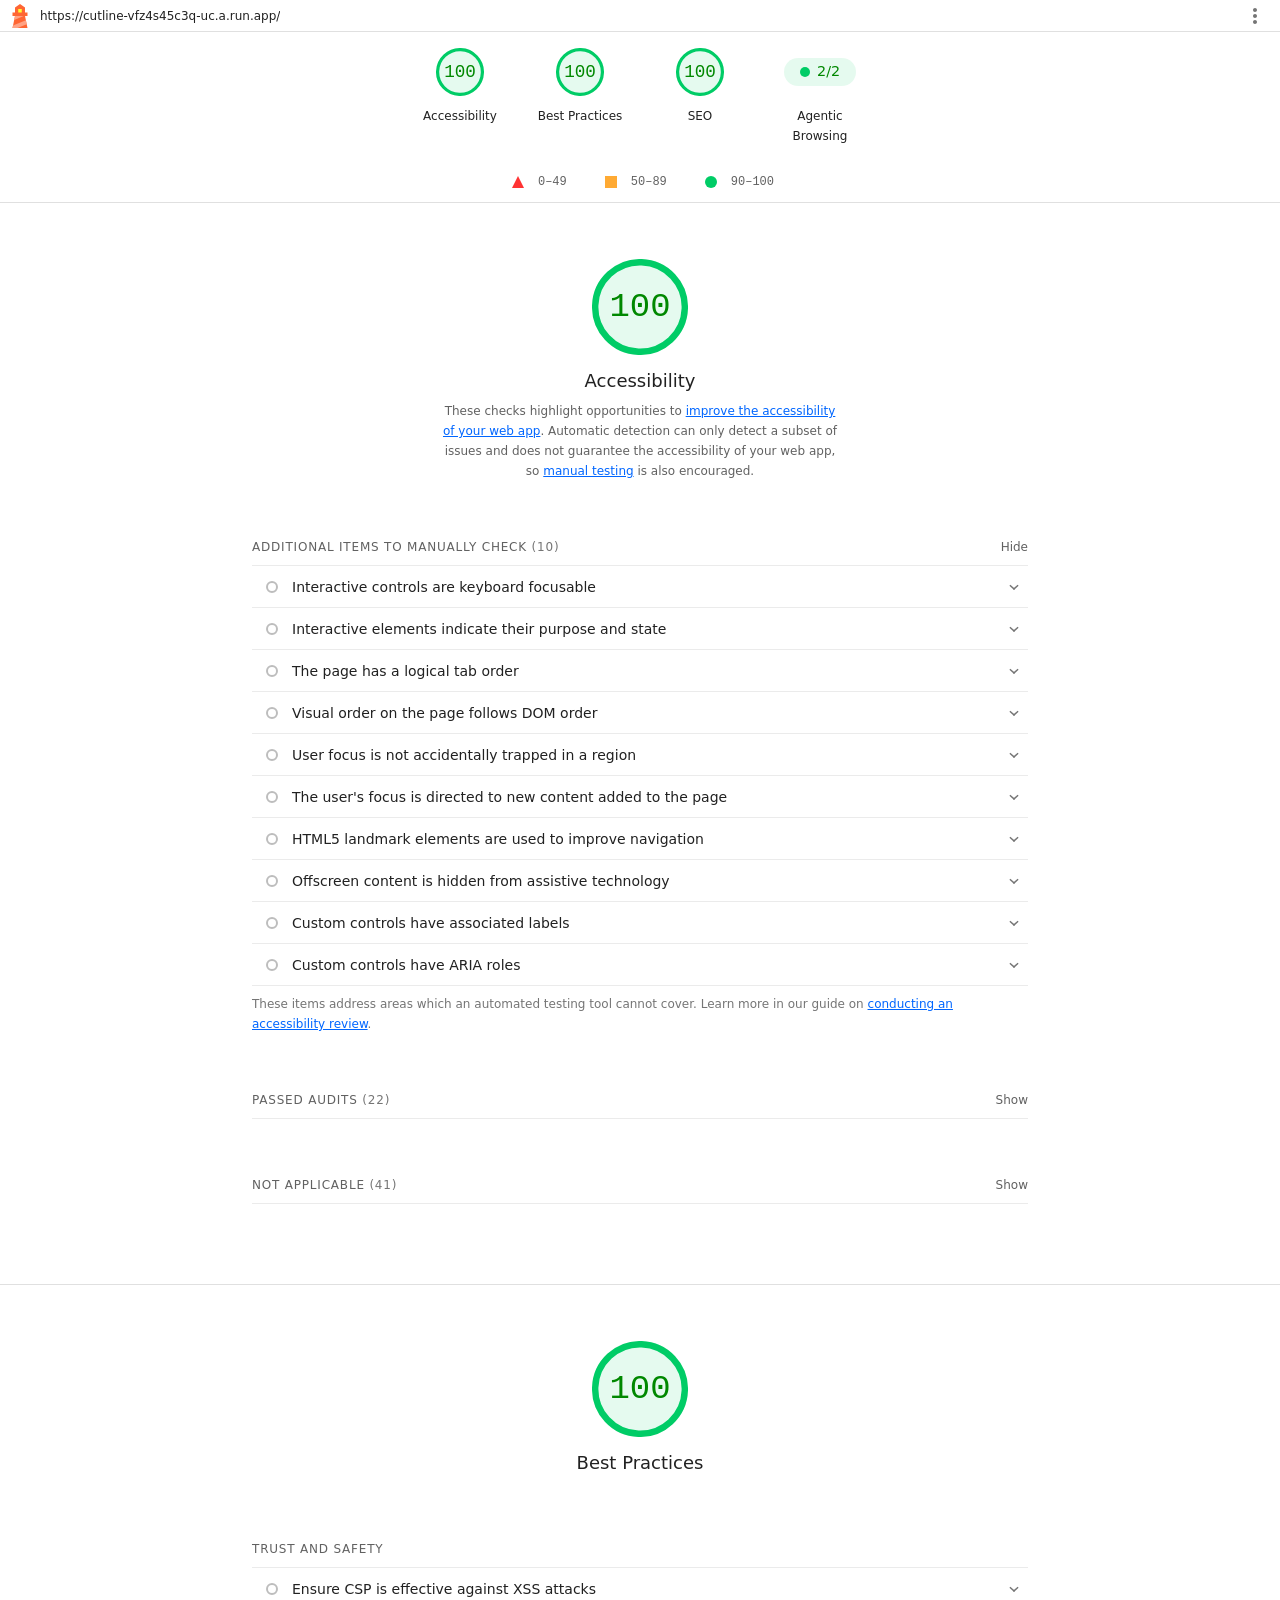
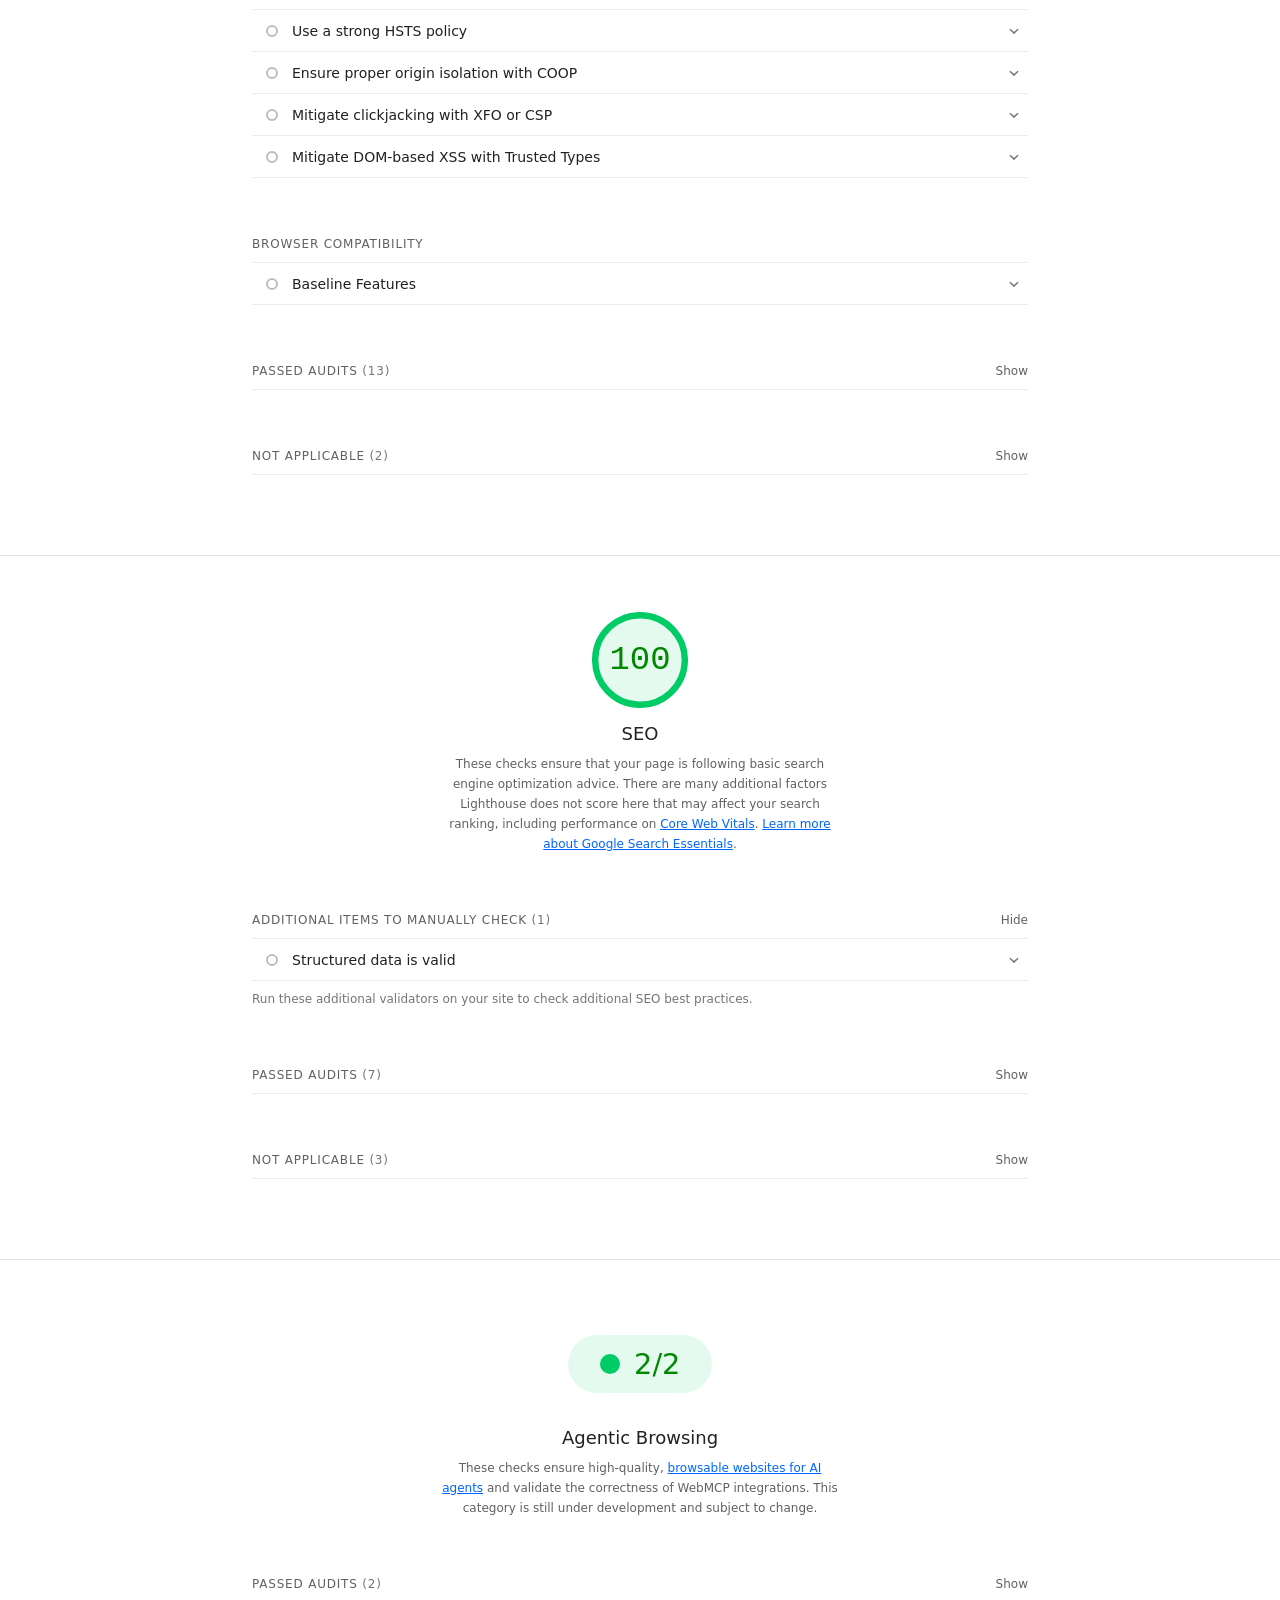
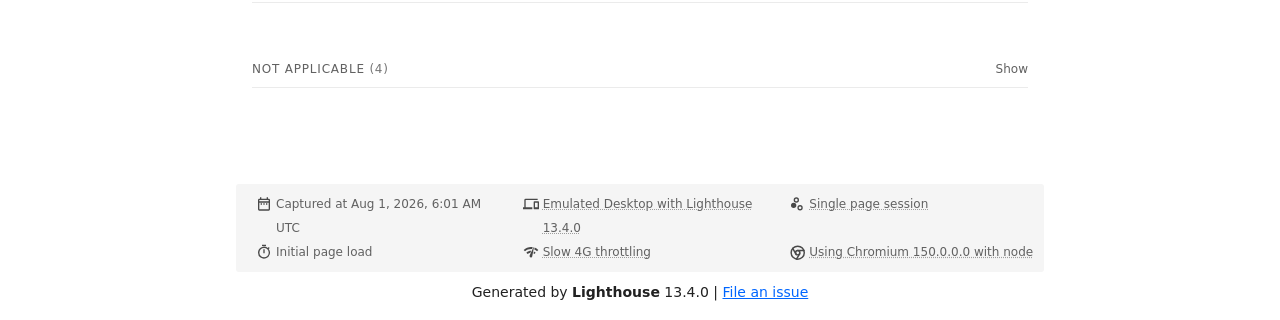
<file: qa_evidence/reports/competition_lighthouse_desktop_2026_07_31.html>
<!--
@license
Copyright 2018 Google LLC
SPDX-License-Identifier: Apache-2.0
-->
<!doctype html>
<html lang="en">
<head>
  <meta charset="utf-8">
  <meta name="viewport" content="width=device-width, initial-scale=1, minimum-scale=1">
  <link rel="icon" href='data:image/svg+xml;utf8,<svg fill="none" xmlns="http://www.w3.org/2000/svg" viewBox="0 0 48 48"><path d="m14 7 10-7 10 7v10h5v7h-5l5 24H9l5-24H9v-7h5V7Z" fill="%23F63"/><path d="M31.561 24H14l-1.689 8.105L31.561 24ZM18.983 48H9l1.022-4.907L35.723 32.27l1.663 7.98L18.983 48Z" fill="%23FFA385"/><path fill="%23FF3" d="M20.5 10h7v7h-7z"/></svg>'>
  <title>Lighthouse Report</title>
  <style>body {margin: 0}</style>
</head>
<body>
  <noscript>Lighthouse report requires JavaScript. Please enable.</noscript>

  <div id="lh-log"></div>

  <script>window.__LIGHTHOUSE_JSON__ = {"lighthouseVersion":"13.4.0","requestedUrl":"https://cutline-vfz4s45c3q-uc.a.run.app/","mainDocumentUrl":"https://cutline-vfz4s45c3q-uc.a.run.app/","finalDisplayedUrl":"https://cutline-vfz4s45c3q-uc.a.run.app/","finalUrl":"https://cutline-vfz4s45c3q-uc.a.run.app/","fetchTime":"2026-08-01T06:01:03.772Z","gatherMode":"navigation","runWarnings":[],"userAgent":"Mozilla/5.0 (Macintosh; Intel Mac OS X 10_15_7) AppleWebKit/537.36 (KHTML, like Gecko) Chrome/150.0.0.0 Safari/537.36 Edg/150.0.0.0","environment":{"hostUserAgent":"Mozilla/5.0 (Macintosh; Intel Mac OS X 10_15_7) AppleWebKit/537.36 (KHTML, like Gecko) Chrome/150.0.0.0 Safari/537.36 Edg/150.0.0.0","benchmarkIndex":3044,"credits":{"axe-core":"4.12.0"}},"audits":{"is-on-https":{"id":"is-on-https","title":"Uses HTTPS","description":"All sites should be protected with HTTPS, even ones that don't handle sensitive data. This includes avoiding [mixed content](https://developers.google.com/web/fundamentals/security/prevent-mixed-content/what-is-mixed-content), where some resources are loaded over HTTP despite the initial request being served over HTTPS. HTTPS prevents intruders from tampering with or passively listening in on the communications between your app and your users, and is a prerequisite for HTTP/2 and many new web platform APIs. [Learn more about HTTPS](https://developer.chrome.com/docs/lighthouse/pwa/is-on-https/).","score":1,"scoreDisplayMode":"binary","details":{"type":"table","headings":[{"key":"url","valueType":"url","label":"Insecure URL"},{"key":"resolution","valueType":"text","label":"Request Resolution"}],"items":[]}},"redirects-http":{"id":"redirects-http","title":"Redirects HTTP traffic to HTTPS","description":"Make sure that you redirect all HTTP traffic to HTTPS in order to enable secure web features for all your users. [Learn more](https://developer.chrome.com/docs/lighthouse/pwa/redirects-http/).","score":null,"scoreDisplayMode":"notApplicable"},"cumulative-layout-shift":{"id":"cumulative-layout-shift","title":"Cumulative Layout Shift","description":"Cumulative Layout Shift measures the movement of visible elements within the viewport. [Learn more about the Cumulative Layout Shift metric](https://web.dev/articles/cls).","score":1,"scoreDisplayMode":"numeric","numericValue":0.03751765696596912,"numericUnit":"unitless","displayValue":"0.038","scoringOptions":{"p10":0.1,"median":0.25},"details":{"type":"debugdata","items":[{"cumulativeLayoutShiftMainFrame":0.03751765696596912,"newEngineResult":{"cumulativeLayoutShift":0.03751765696596912,"cumulativeLayoutShiftMainFrame":0.03751765696596912},"newEngineResultDiffered":false}]}},"errors-in-console":{"id":"errors-in-console","title":"No browser errors logged to the console","description":"Errors logged to the console indicate unresolved problems. They can come from network request failures and other browser concerns. [Learn more about this errors in console diagnostic audit](https://developer.chrome.com/docs/lighthouse/best-practices/errors-in-console/)","score":1,"scoreDisplayMode":"binary","details":{"type":"table","headings":[{"key":"sourceLocation","valueType":"source-location","label":"Source"},{"key":"description","valueType":"code","label":"Description"}],"items":[]}},"image-aspect-ratio":{"id":"image-aspect-ratio","title":"Displays images with correct aspect ratio","description":"Image display dimensions should match natural aspect ratio. [Learn more about image aspect ratio](https://developer.chrome.com/docs/lighthouse/best-practices/image-aspect-ratio/).","score":1,"scoreDisplayMode":"binary","details":{"type":"table","headings":[{"key":"node","valueType":"node","label":""},{"key":"url","valueType":"url","label":"URL"},{"key":"displayedAspectRatio","valueType":"text","label":"Aspect Ratio (Displayed)"},{"key":"actualAspectRatio","valueType":"text","label":"Aspect Ratio (Actual)"}],"items":[]}},"image-size-responsive":{"id":"image-size-responsive","title":"Serves images with appropriate resolution","description":"Image natural dimensions should be proportional to the display size and the pixel ratio to maximize image clarity. [Learn how to provide responsive images](https://web.dev/articles/serve-responsive-images).","score":1,"scoreDisplayMode":"binary","details":{"type":"table","headings":[{"key":"node","valueType":"node","label":""},{"key":"url","valueType":"url","label":"URL"},{"key":"displayedSize","valueType":"text","label":"Displayed size"},{"key":"actualSize","valueType":"text","label":"Actual size"},{"key":"expectedSize","valueType":"text","label":"Expected size"}],"items":[]}},"deprecations":{"id":"deprecations","title":"Avoids deprecated APIs","description":"Deprecated APIs will eventually be removed from the browser. [Learn more about deprecated APIs](https://developer.chrome.com/docs/lighthouse/best-practices/deprecations/).","score":1,"scoreDisplayMode":"binary","details":{"type":"table","headings":[{"key":"value","valueType":"text","label":"Deprecation / Warning"},{"key":"source","valueType":"source-location","label":"Source"}],"items":[]}},"third-party-cookies":{"id":"third-party-cookies","title":"Avoids third-party cookies","description":"Third-party cookies may be blocked in some contexts. [Learn more about preparing for third-party cookie restrictions](https://privacysandbox.google.com/cookies/prepare/overview).","score":1,"scoreDisplayMode":"binary","details":{"type":"table","headings":[{"key":"name","valueType":"text","label":"Name"},{"key":"url","valueType":"url","label":"URL"}],"items":[]}},"valid-source-maps":{"id":"valid-source-maps","title":"Page has valid source maps","description":"Source maps translate minified code to the original source code. This helps developers debug in production. In addition, Lighthouse is able to provide further insights. Consider deploying source maps to take advantage of these benefits. [Learn more about source maps](https://developer.chrome.com/docs/devtools/javascript/source-maps/).","score":1,"scoreDisplayMode":"binary","details":{"type":"table","headings":[{"key":"scriptUrl","valueType":"url","subItemsHeading":{"key":"error"},"label":"URL"},{"key":"sourceMapUrl","valueType":"url","label":"Map URL"}],"items":[]}},"csp-xss":{"id":"csp-xss","title":"Ensure CSP is effective against XSS attacks","description":"A strong Content Security Policy (CSP) significantly reduces the risk of cross-site scripting (XSS) attacks. [Learn how to use a CSP to prevent XSS](https://developer.chrome.com/docs/lighthouse/best-practices/csp-xss/)","score":1,"scoreDisplayMode":"informative","details":{"type":"table","headings":[{"key":"description","valueType":"text","subItemsHeading":{"key":"description"},"label":"Description"},{"key":"directive","valueType":"code","subItemsHeading":{"key":"directive"},"label":"Directive"},{"key":"severity","valueType":"text","subItemsHeading":{"key":"severity"},"label":"Severity"}],"items":[{"severity":"High","description":"No CSP found in enforcement mode"}]}},"has-hsts":{"id":"has-hsts","title":"Use a strong HSTS policy","description":"Deployment of the HSTS header significantly reduces the risk of downgrading HTTP connections and eavesdropping attacks. A rollout in stages, starting with a low max-age is recommended. [Learn more about using a strong HSTS policy.](https://developer.chrome.com/docs/lighthouse/best-practices/has-hsts)","score":1,"scoreDisplayMode":"informative","details":{"type":"table","headings":[{"key":"description","valueType":"text","subItemsHeading":{"key":"description"},"label":"Description"},{"key":"directive","valueType":"code","subItemsHeading":{"key":"directive"},"label":"Directive"},{"key":"severity","valueType":"text","subItemsHeading":{"key":"severity"},"label":"Severity"}],"items":[{"severity":"High","description":"No HSTS header found"}]}},"origin-isolation":{"id":"origin-isolation","title":"Ensure proper origin isolation with COOP","description":"The Cross-Origin-Opener-Policy (COOP) can be used to isolate the top-level window from other documents such as pop-ups. [Learn more about deploying the COOP header.](https://web.dev/articles/why-coop-coep#coop)","score":1,"scoreDisplayMode":"informative","details":{"type":"table","headings":[{"key":"description","valueType":"text","subItemsHeading":{"key":"description"},"label":"Description"},{"key":"directive","valueType":"code","subItemsHeading":{"key":"directive"},"label":"Directive"},{"key":"severity","valueType":"text","subItemsHeading":{"key":"severity"},"label":"Severity"}],"items":[{"description":"No COOP header found","severity":"High"}]}},"clickjacking-mitigation":{"id":"clickjacking-mitigation","title":"Mitigate clickjacking with XFO or CSP","description":"The `X-Frame-Options` (XFO) header or the `frame-ancestors` directive in the `Content-Security-Policy` (CSP) header control where a page can be embedded. These can mitigate clickjacking attacks by blocking some or all sites from embedding the page. [Learn more about mitigating clickjacking](https://developer.chrome.com/docs/lighthouse/best-practices/clickjacking-mitigation).","score":1,"scoreDisplayMode":"informative","details":{"type":"table","headings":[{"key":"description","valueType":"text","subItemsHeading":{"key":"description"},"label":"Description"},{"key":"severity","valueType":"text","subItemsHeading":{"key":"severity"},"label":"Severity"}],"items":[{"severity":"High","description":"No frame control policy found"}]}},"trusted-types-xss":{"id":"trusted-types-xss","title":"Mitigate DOM-based XSS with Trusted Types","description":"The `require-trusted-types-for` directive in the `Content-Security-Policy` (CSP) header instructs user agents to control the data passed to DOM XSS sink functions. [Learn more about mitigating DOM-based XSS with Trusted Types](https://developer.chrome.com/docs/lighthouse/best-practices/trusted-types-xss).","score":1,"scoreDisplayMode":"informative","details":{"type":"table","headings":[{"key":"description","valueType":"text","subItemsHeading":{"key":"description"},"label":"Description"},{"key":"severity","valueType":"text","subItemsHeading":{"key":"severity"},"label":"Severity"}],"items":[{"severity":"High","description":"No `Content-Security-Policy` header with Trusted Types directive found"}]}},"accesskeys":{"id":"accesskeys","title":"`[accesskey]` values are unique","description":"Access keys let users quickly focus a part of the page. For proper navigation, each access key must be unique. [Learn more about access keys](https://dequeuniversity.com/rules/axe/4.12/accesskeys).","score":null,"scoreDisplayMode":"notApplicable"},"aria-allowed-attr":{"id":"aria-allowed-attr","title":"`[aria-*]` attributes match their roles","description":"Each ARIA `role` supports a specific subset of `aria-*` attributes. Mismatching these invalidates the `aria-*` attributes. [Learn how to match ARIA attributes to their roles](https://dequeuniversity.com/rules/axe/4.12/aria-allowed-attr).","score":1,"scoreDisplayMode":"binary","details":{"type":"table","headings":[{"key":"node","valueType":"node","subItemsHeading":{"key":"relatedNode","valueType":"node"},"label":"Failing Elements"}],"items":[]}},"aria-allowed-role":{"id":"aria-allowed-role","title":"Uses ARIA roles only on compatible elements","description":"Many HTML elements can only be assigned certain ARIA roles. Using ARIA roles where they are not allowed can interfere with the accessibility of the web page. [Learn more about ARIA roles](https://dequeuniversity.com/rules/axe/4.12/aria-allowed-role).","score":null,"scoreDisplayMode":"notApplicable"},"aria-command-name":{"id":"aria-command-name","title":"`button`, `link`, and `menuitem` elements have accessible names","description":"When an element doesn't have an accessible name, screen readers announce it with a generic name, making it unusable for users who rely on screen readers. [Learn how to make command elements more accessible](https://dequeuniversity.com/rules/axe/4.12/aria-command-name).","score":null,"scoreDisplayMode":"notApplicable"},"aria-conditional-attr":{"id":"aria-conditional-attr","title":"ARIA attributes are used as specified for the element's role","description":"Some ARIA attributes are only allowed on an element under certain conditions. [Learn more about conditional ARIA attributes](https://dequeuniversity.com/rules/axe/4.12/aria-conditional-attr).","score":1,"scoreDisplayMode":"binary","details":{"type":"table","headings":[{"key":"node","valueType":"node","subItemsHeading":{"key":"relatedNode","valueType":"node"},"label":"Failing Elements"}],"items":[]}},"aria-deprecated-role":{"id":"aria-deprecated-role","title":"Deprecated ARIA roles were not used","description":"Deprecated ARIA roles may not be processed correctly by assistive technology. [Learn more about deprecated ARIA roles](https://dequeuniversity.com/rules/axe/4.12/aria-deprecated-role).","score":1,"scoreDisplayMode":"binary","details":{"type":"table","headings":[{"key":"node","valueType":"node","subItemsHeading":{"key":"relatedNode","valueType":"node"},"label":"Failing Elements"}],"items":[]}},"aria-dialog-name":{"id":"aria-dialog-name","title":"Elements with `role=\"dialog\"` or `role=\"alertdialog\"` have accessible names.","description":"ARIA dialog elements without accessible names may prevent screen readers users from discerning the purpose of these elements. [Learn how to make ARIA dialog elements more accessible](https://dequeuniversity.com/rules/axe/4.12/aria-dialog-name).","score":null,"scoreDisplayMode":"notApplicable"},"aria-hidden-body":{"id":"aria-hidden-body","title":"`[aria-hidden=\"true\"]` is not present on the document `\u003cbody>`","description":"Assistive technologies, like screen readers, work inconsistently when `aria-hidden=\"true\"` is set on the document `\u003cbody>`. [Learn how `aria-hidden` affects the document body](https://dequeuniversity.com/rules/axe/4.12/aria-hidden-body).","score":1,"scoreDisplayMode":"binary","details":{"type":"table","headings":[{"key":"node","valueType":"node","subItemsHeading":{"key":"relatedNode","valueType":"node"},"label":"Failing Elements"}],"items":[]}},"aria-hidden-focus":{"id":"aria-hidden-focus","title":"`[aria-hidden=\"true\"]` elements do not contain focusable descendents","description":"Focusable descendents within an `[aria-hidden=\"true\"]` element prevent those interactive elements from being available to users of assistive technologies like screen readers. [Learn how `aria-hidden` affects focusable elements](https://dequeuniversity.com/rules/axe/4.12/aria-hidden-focus).","score":1,"scoreDisplayMode":"binary","details":{"type":"table","headings":[{"key":"node","valueType":"node","subItemsHeading":{"key":"relatedNode","valueType":"node"},"label":"Failing Elements"}],"items":[]}},"aria-input-field-name":{"id":"aria-input-field-name","title":"ARIA input fields have accessible names","description":"When an input field doesn't have an accessible name, screen readers announce it with a generic name, making it unusable for users who rely on screen readers. [Learn more about input field labels](https://dequeuniversity.com/rules/axe/4.12/aria-input-field-name).","score":null,"scoreDisplayMode":"notApplicable"},"aria-meter-name":{"id":"aria-meter-name","title":"ARIA `meter` elements have accessible names","description":"When a meter element doesn't have an accessible name, screen readers announce it with a generic name, making it unusable for users who rely on screen readers. [Learn how to name `meter` elements](https://dequeuniversity.com/rules/axe/4.12/aria-meter-name).","score":null,"scoreDisplayMode":"notApplicable"},"aria-progressbar-name":{"id":"aria-progressbar-name","title":"ARIA `progressbar` elements have accessible names","description":"When a `progressbar` element doesn't have an accessible name, screen readers announce it with a generic name, making it unusable for users who rely on screen readers. [Learn how to label `progressbar` elements](https://dequeuniversity.com/rules/axe/4.12/aria-progressbar-name).","score":null,"scoreDisplayMode":"notApplicable"},"aria-prohibited-attr":{"id":"aria-prohibited-attr","title":"Elements use only permitted ARIA attributes","description":"Using ARIA attributes in roles where they are prohibited can mean that important information is not communicated to users of assistive technologies. [Learn more about prohibited ARIA roles](https://dequeuniversity.com/rules/axe/4.12/aria-prohibited-attr).","score":1,"scoreDisplayMode":"binary","details":{"type":"table","headings":[{"key":"node","valueType":"node","subItemsHeading":{"key":"relatedNode","valueType":"node"},"label":"Failing Elements"}],"items":[]}},"aria-required-attr":{"id":"aria-required-attr","title":"`[role]`s have all required `[aria-*]` attributes","description":"Some ARIA roles have required attributes that describe the state of the element to screen readers. [Learn more about roles and required attributes](https://dequeuniversity.com/rules/axe/4.12/aria-required-attr).","score":1,"scoreDisplayMode":"binary","details":{"type":"table","headings":[{"key":"node","valueType":"node","subItemsHeading":{"key":"relatedNode","valueType":"node"},"label":"Failing Elements"}],"items":[]}},"aria-required-children":{"id":"aria-required-children","title":"Elements with an ARIA `[role]` that require children to contain a specific `[role]` have all required children.","description":"Some ARIA parent roles must contain specific child roles to perform their intended accessibility functions. [Learn more about roles and required children elements](https://dequeuniversity.com/rules/axe/4.12/aria-required-children).","score":null,"scoreDisplayMode":"notApplicable"},"aria-required-parent":{"id":"aria-required-parent","title":"`[role]`s are contained by their required parent element","description":"Some ARIA child roles must be contained by specific parent roles to properly perform their intended accessibility functions. [Learn more about ARIA roles and required parent element](https://dequeuniversity.com/rules/axe/4.12/aria-required-parent).","score":null,"scoreDisplayMode":"notApplicable"},"aria-roles":{"id":"aria-roles","title":"`[role]` values are valid","description":"ARIA roles must have valid values in order to perform their intended accessibility functions. [Learn more about valid ARIA roles](https://dequeuniversity.com/rules/axe/4.12/aria-roles).","score":1,"scoreDisplayMode":"binary","details":{"type":"table","headings":[{"key":"node","valueType":"node","subItemsHeading":{"key":"relatedNode","valueType":"node"},"label":"Failing Elements"}],"items":[]}},"aria-text":{"id":"aria-text","title":"Elements with the `role=text` attribute do not have focusable descendents.","description":"Adding `role=text` around a text node split by markup enables VoiceOver to treat it as one phrase, but the element's focusable descendents will not be announced. [Learn more about the `role=text` attribute](https://dequeuniversity.com/rules/axe/4.12/aria-text).","score":null,"scoreDisplayMode":"notApplicable"},"aria-toggle-field-name":{"id":"aria-toggle-field-name","title":"ARIA toggle fields have accessible names","description":"When a toggle field doesn't have an accessible name, screen readers announce it with a generic name, making it unusable for users who rely on screen readers. [Learn more about toggle fields](https://dequeuniversity.com/rules/axe/4.12/aria-toggle-field-name).","score":null,"scoreDisplayMode":"notApplicable"},"aria-tooltip-name":{"id":"aria-tooltip-name","title":"ARIA `tooltip` elements have accessible names","description":"When a tooltip element doesn't have an accessible name, screen readers announce it with a generic name, making it unusable for users who rely on screen readers. [Learn how to name `tooltip` elements](https://dequeuniversity.com/rules/axe/4.12/aria-tooltip-name).","score":null,"scoreDisplayMode":"notApplicable"},"aria-treeitem-name":{"id":"aria-treeitem-name","title":"ARIA `treeitem` elements have accessible names","description":"When a `treeitem` element doesn't have an accessible name, screen readers announce it with a generic name, making it unusable for users who rely on screen readers. [Learn more about labeling `treeitem` elements](https://dequeuniversity.com/rules/axe/4.12/aria-treeitem-name).","score":null,"scoreDisplayMode":"notApplicable"},"aria-valid-attr-value":{"id":"aria-valid-attr-value","title":"`[aria-*]` attributes have valid values","description":"Assistive technologies, like screen readers, can't interpret ARIA attributes with invalid values. [Learn more about valid values for ARIA attributes](https://dequeuniversity.com/rules/axe/4.12/aria-valid-attr-value).","score":1,"scoreDisplayMode":"binary","details":{"type":"table","headings":[{"key":"node","valueType":"node","subItemsHeading":{"key":"relatedNode","valueType":"node"},"label":"Failing Elements"}],"items":[]}},"aria-valid-attr":{"id":"aria-valid-attr","title":"`[aria-*]` attributes are valid and not misspelled","description":"Assistive technologies, like screen readers, can't interpret ARIA attributes with invalid names. [Learn more about valid ARIA attributes](https://dequeuniversity.com/rules/axe/4.12/aria-valid-attr).","score":1,"scoreDisplayMode":"binary","details":{"type":"table","headings":[{"key":"node","valueType":"node","subItemsHeading":{"key":"relatedNode","valueType":"node"},"label":"Failing Elements"}],"items":[]}},"button-name":{"id":"button-name","title":"Buttons have an accessible name","description":"When a button doesn't have an accessible name, screen readers announce it as \"button\", making it unusable for users who rely on screen readers. [Learn how to make buttons more accessible](https://dequeuniversity.com/rules/axe/4.12/button-name).","score":1,"scoreDisplayMode":"binary","details":{"type":"table","headings":[{"key":"node","valueType":"node","subItemsHeading":{"key":"relatedNode","valueType":"node"},"label":"Failing Elements"}],"items":[]}},"bypass":{"id":"bypass","title":"The page contains a heading, skip link, or landmark region","description":"Adding ways to bypass repetitive content lets keyboard users navigate the page more efficiently. [Learn more about bypass blocks](https://dequeuniversity.com/rules/axe/4.12/bypass).","score":null,"scoreDisplayMode":"notApplicable"},"color-contrast":{"id":"color-contrast","title":"Background and foreground colors have a sufficient contrast ratio","description":"Low-contrast text is difficult or impossible for many users to read. [Learn how to provide sufficient color contrast](https://dequeuniversity.com/rules/axe/4.12/color-contrast).","score":1,"scoreDisplayMode":"binary","details":{"type":"table","headings":[{"key":"node","valueType":"node","subItemsHeading":{"key":"relatedNode","valueType":"node"},"label":"Failing Elements"}],"items":[]}},"definition-list":{"id":"definition-list","title":"`\u003cdl>`'s contain only properly-ordered `\u003cdt>` and `\u003cdd>` groups, `\u003cscript>`, `\u003ctemplate>` or `\u003cdiv>` elements.","description":"When definition lists are not properly marked up, screen readers may produce confusing or inaccurate output. [Learn how to structure definition lists correctly](https://dequeuniversity.com/rules/axe/4.12/definition-list).","score":null,"scoreDisplayMode":"notApplicable"},"dlitem":{"id":"dlitem","title":"Definition list items are wrapped in `\u003cdl>` elements","description":"Definition list items (`\u003cdt>` and `\u003cdd>`) must be wrapped in a parent `\u003cdl>` element to ensure that screen readers can properly announce them. [Learn how to structure definition lists correctly](https://dequeuniversity.com/rules/axe/4.12/dlitem).","score":null,"scoreDisplayMode":"notApplicable"},"document-title":{"id":"document-title","title":"Document has a `\u003ctitle>` element","description":"The title gives screen reader users an overview of the page, and search engine users rely on it heavily to determine if a page is relevant to their search. [Learn more about document titles](https://dequeuniversity.com/rules/axe/4.12/document-title).","score":1,"scoreDisplayMode":"binary","details":{"type":"table","headings":[{"key":"node","valueType":"node","subItemsHeading":{"key":"relatedNode","valueType":"node"},"label":"Failing Elements"}],"items":[]}},"duplicate-id-aria":{"id":"duplicate-id-aria","title":"ARIA IDs are unique","description":"The value of an ARIA ID must be unique to prevent other instances from being overlooked by assistive technologies. [Learn how to fix duplicate ARIA IDs](https://dequeuniversity.com/rules/axe/4.12/duplicate-id-aria).","score":null,"scoreDisplayMode":"notApplicable"},"empty-heading":{"id":"empty-heading","title":"All heading elements contain content.","description":"A heading with no content or inaccessible text prevent screen reader users from accessing information on the page's structure. [Learn more about headings](https://dequeuniversity.com/rules/axe/4.12/empty-heading).","score":null,"scoreDisplayMode":"notApplicable"},"form-field-multiple-labels":{"id":"form-field-multiple-labels","title":"No form fields have multiple labels","description":"Form fields with multiple labels can be confusingly announced by assistive technologies like screen readers which use either the first, the last, or all of the labels. [Learn how to use form labels](https://dequeuniversity.com/rules/axe/4.12/form-field-multiple-labels).","score":null,"scoreDisplayMode":"notApplicable"},"frame-title":{"id":"frame-title","title":"`\u003cframe>` or `\u003ciframe>` elements have a title","description":"Screen reader users rely on frame titles to describe the contents of frames. [Learn more about frame titles](https://dequeuniversity.com/rules/axe/4.12/frame-title).","score":null,"scoreDisplayMode":"notApplicable"},"heading-order":{"id":"heading-order","title":"Heading elements appear in a sequentially-descending order","description":"Properly ordered headings that do not skip levels convey the semantic structure of the page, making it easier to navigate and understand when using assistive technologies. [Learn more about heading order](https://dequeuniversity.com/rules/axe/4.12/heading-order).","score":1,"scoreDisplayMode":"binary","details":{"type":"table","headings":[{"key":"node","valueType":"node","subItemsHeading":{"key":"relatedNode","valueType":"node"},"label":"Failing Elements"}],"items":[]}},"html-has-lang":{"id":"html-has-lang","title":"`\u003chtml>` element has a `[lang]` attribute","description":"If a page doesn't specify a `lang` attribute, a screen reader assumes that the page is in the default language that the user chose when setting up the screen reader. If the page isn't actually in the default language, then the screen reader might not announce the page's text correctly. [Learn more about the `lang` attribute](https://dequeuniversity.com/rules/axe/4.12/html-has-lang).","score":1,"scoreDisplayMode":"binary","details":{"type":"table","headings":[{"key":"node","valueType":"node","subItemsHeading":{"key":"relatedNode","valueType":"node"},"label":"Failing Elements"}],"items":[]}},"html-lang-valid":{"id":"html-lang-valid","title":"`\u003chtml>` element has a valid value for its `[lang]` attribute","description":"Specifying a valid [BCP 47 language](https://www.w3.org/International/questions/qa-choosing-language-tags#question) helps screen readers announce text properly. [Learn how to use the `lang` attribute](https://dequeuniversity.com/rules/axe/4.12/html-lang-valid).","score":1,"scoreDisplayMode":"binary","details":{"type":"table","headings":[{"key":"node","valueType":"node","subItemsHeading":{"key":"relatedNode","valueType":"node"},"label":"Failing Elements"}],"items":[]}},"html-xml-lang-mismatch":{"id":"html-xml-lang-mismatch","title":"`\u003chtml>` element has an `[xml:lang]` attribute with the same base language as the `[lang]` attribute.","description":"If the webpage does not specify a consistent language, then the screen reader might not announce the page's text correctly. [Learn more about the `lang` attribute](https://dequeuniversity.com/rules/axe/4.12/html-xml-lang-mismatch).","score":null,"scoreDisplayMode":"notApplicable"},"identical-links-same-purpose":{"id":"identical-links-same-purpose","title":"Identical links have the same purpose.","description":"Links with the same destination should have the same description, to help users understand the link's purpose and decide whether to follow it. [Learn more about identical links](https://dequeuniversity.com/rules/axe/4.12/identical-links-same-purpose).","score":null,"scoreDisplayMode":"notApplicable"},"image-alt":{"id":"image-alt","title":"Image elements have `[alt]` attributes","description":"Informative elements should aim for short, descriptive alternate text. Decorative elements can be ignored with an empty alt attribute. [Learn more about the `alt` attribute](https://dequeuniversity.com/rules/axe/4.12/image-alt).","score":null,"scoreDisplayMode":"notApplicable"},"image-redundant-alt":{"id":"image-redundant-alt","title":"Image elements do not have `[alt]` attributes that are redundant text.","description":"Informative elements should aim for short, descriptive alternative text. Alternative text that is exactly the same as the text adjacent to the link or image is potentially confusing for screen reader users, because the text will be read twice. [Learn more about the `alt` attribute](https://dequeuniversity.com/rules/axe/4.12/image-redundant-alt).","score":null,"scoreDisplayMode":"notApplicable"},"input-button-name":{"id":"input-button-name","title":"Input buttons have discernible text.","description":"Adding discernable and accessible text to input buttons may help screen reader users understand the purpose of the input button. [Learn more about input buttons](https://dequeuniversity.com/rules/axe/4.12/input-button-name).","score":null,"scoreDisplayMode":"notApplicable"},"input-image-alt":{"id":"input-image-alt","title":"`\u003cinput type=\"image\">` elements have `[alt]` text","description":"When an image is being used as an `\u003cinput>` button, providing alternative text can help screen reader users understand the purpose of the button. [Learn about input image alt text](https://dequeuniversity.com/rules/axe/4.12/input-image-alt).","score":null,"scoreDisplayMode":"notApplicable"},"label-content-name-mismatch":{"id":"label-content-name-mismatch","title":"Elements with visible text labels have matching accessible names.","description":"Visible text labels that do not match the accessible name can result in a confusing experience for screen reader users. [Learn more about accessible names](https://dequeuniversity.com/rules/axe/4.12/label-content-name-mismatch).","score":null,"scoreDisplayMode":"notApplicable"},"label":{"id":"label","title":"Form elements have associated labels","description":"Labels ensure that form controls are announced properly by assistive technologies, like screen readers. [Learn more about form element labels](https://dequeuniversity.com/rules/axe/4.12/label).","score":null,"scoreDisplayMode":"notApplicable"},"landmark-one-main":{"id":"landmark-one-main","title":"Document has a main landmark.","description":"One main landmark helps screen reader users navigate a web page. [Learn more about landmarks](https://dequeuniversity.com/rules/axe/4.12/landmark-one-main).","score":1,"scoreDisplayMode":"binary","details":{"type":"table","headings":[{"key":"node","valueType":"node","subItemsHeading":{"key":"relatedNode","valueType":"node"},"label":"Failing Elements"}],"items":[]}},"link-name":{"id":"link-name","title":"Links have a discernible name","description":"Link text (and alternate text for images, when used as links) that is discernible, unique, and focusable improves the navigation experience for screen reader users. [Learn how to make links accessible](https://dequeuniversity.com/rules/axe/4.12/link-name).","score":1,"scoreDisplayMode":"binary","details":{"type":"table","headings":[{"key":"node","valueType":"node","subItemsHeading":{"key":"relatedNode","valueType":"node"},"label":"Failing Elements"}],"items":[]}},"link-in-text-block":{"id":"link-in-text-block","title":"Links are distinguishable without relying on color.","description":"Low-contrast text is difficult or impossible for many users to read. Link text that is discernible improves the experience for users with low vision. [Learn how to make links distinguishable](https://dequeuniversity.com/rules/axe/4.12/link-in-text-block).","score":null,"scoreDisplayMode":"notApplicable"},"list":{"id":"list","title":"Lists contain only `\u003cli>` elements and script supporting elements (`\u003cscript>` and `\u003ctemplate>`).","description":"Screen readers have a specific way of announcing lists. Ensuring proper list structure aids screen reader output. [Learn more about proper list structure](https://dequeuniversity.com/rules/axe/4.12/list).","score":null,"scoreDisplayMode":"notApplicable"},"listitem":{"id":"listitem","title":"List items (`\u003cli>`) are contained within `\u003cul>`, `\u003col>` or `\u003cmenu>` parent elements","description":"Screen readers require list items (`\u003cli>`) to be contained within a parent `\u003cul>`, `\u003col>` or `\u003cmenu>` to be announced properly. [Learn more about proper list structure](https://dequeuniversity.com/rules/axe/4.12/listitem).","score":null,"scoreDisplayMode":"notApplicable"},"meta-refresh":{"id":"meta-refresh","title":"The document does not use `\u003cmeta http-equiv=\"refresh\">`","description":"Users do not expect a page to refresh automatically, and doing so will move focus back to the top of the page. This may create a frustrating or confusing experience. [Learn more about the refresh meta tag](https://dequeuniversity.com/rules/axe/4.12/meta-refresh).","score":null,"scoreDisplayMode":"notApplicable"},"meta-viewport":{"id":"meta-viewport","title":"`[user-scalable=\"no\"]` is not used in the `\u003cmeta name=\"viewport\">` element and the `[maximum-scale]` attribute is not less than 5.","description":"Disabling zooming is problematic for users with low vision who rely on screen magnification to properly see the contents of a web page. [Learn more about the viewport meta tag](https://dequeuniversity.com/rules/axe/4.12/meta-viewport).","score":1,"scoreDisplayMode":"binary","details":{"type":"table","headings":[{"key":"node","valueType":"node","subItemsHeading":{"key":"relatedNode","valueType":"node"},"label":"Failing Elements"}],"items":[]}},"object-alt":{"id":"object-alt","title":"`\u003cobject>` elements have alternate text","description":"Screen readers cannot translate non-text content. Adding alternate text to `\u003cobject>` elements helps screen readers convey meaning to users. [Learn more about alt text for `object` elements](https://dequeuniversity.com/rules/axe/4.12/object-alt).","score":null,"scoreDisplayMode":"notApplicable"},"select-name":{"id":"select-name","title":"Select elements have associated label elements.","description":"Form elements without effective labels can create frustrating experiences for screen reader users. [Learn more about the `select` element](https://dequeuniversity.com/rules/axe/4.12/select-name).","score":null,"scoreDisplayMode":"notApplicable"},"skip-link":{"id":"skip-link","title":"Skip links are focusable.","description":"Including a skip link can help users skip to the main content to save time. [Learn more about skip links](https://dequeuniversity.com/rules/axe/4.12/skip-link).","score":1,"scoreDisplayMode":"binary","details":{"type":"table","headings":[{"key":"node","valueType":"node","subItemsHeading":{"key":"relatedNode","valueType":"node"},"label":"Failing Elements"}],"items":[]}},"tabindex":{"id":"tabindex","title":"No element has a `[tabindex]` value greater than 0","description":"A value greater than 0 implies an explicit navigation ordering. Although technically valid, this often creates frustrating experiences for users who rely on assistive technologies. [Learn more about the `tabindex` attribute](https://dequeuniversity.com/rules/axe/4.12/tabindex).","score":null,"scoreDisplayMode":"notApplicable"},"table-duplicate-name":{"id":"table-duplicate-name","title":"Tables have different content in the summary attribute and `\u003ccaption>`.","description":"The summary attribute should describe the table structure, while `\u003ccaption>` should have the onscreen title. Accurate table mark-up helps users of screen readers. [Learn more about summary and caption](https://dequeuniversity.com/rules/axe/4.12/table-duplicate-name).","score":null,"scoreDisplayMode":"notApplicable"},"table-fake-caption":{"id":"table-fake-caption","title":"Tables use `\u003ccaption>` instead of cells with the `[colspan]` attribute to indicate a caption.","description":"Screen readers have features to make navigating tables easier. Ensuring that tables use the actual caption element instead of cells with the `[colspan]` attribute may improve the experience for screen reader users. [Learn more about captions](https://dequeuniversity.com/rules/axe/4.12/table-fake-caption).","score":1,"scoreDisplayMode":"binary","details":{"type":"table","headings":[{"key":"node","valueType":"node","subItemsHeading":{"key":"relatedNode","valueType":"node"},"label":"Failing Elements"}],"items":[]}},"target-size":{"id":"target-size","title":"Touch targets have sufficient size and spacing.","description":"Touch targets with sufficient size and spacing help users who may have difficulty targeting small controls to activate the targets. [Learn more about touch targets](https://dequeuniversity.com/rules/axe/4.12/target-size).","score":1,"scoreDisplayMode":"binary","details":{"type":"table","headings":[{"key":"node","valueType":"node","subItemsHeading":{"key":"relatedNode","valueType":"node"},"label":"Failing Elements"}],"items":[]}},"td-has-header":{"id":"td-has-header","title":"`\u003ctd>` elements in a large `\u003ctable>` have one or more table headers.","description":"Screen readers have features to make navigating tables easier. Ensuring that `\u003ctd>` elements in a large table (3 or more cells in width and height) have an associated table header may improve the experience for screen reader users. [Learn more about table headers](https://dequeuniversity.com/rules/axe/4.12/td-has-header).","score":1,"scoreDisplayMode":"binary","details":{"type":"table","headings":[{"key":"node","valueType":"node","subItemsHeading":{"key":"relatedNode","valueType":"node"},"label":"Failing Elements"}],"items":[]}},"td-headers-attr":{"id":"td-headers-attr","title":"Cells in a `\u003ctable>` element that use the `[headers]` attribute refer to table cells within the same table.","description":"Screen readers have features to make navigating tables easier. Ensuring `\u003ctd>` cells using the `[headers]` attribute only refer to other cells in the same table may improve the experience for screen reader users. [Learn more about the `headers` attribute](https://dequeuniversity.com/rules/axe/4.12/td-headers-attr).","score":1,"scoreDisplayMode":"binary","details":{"type":"table","headings":[{"key":"node","valueType":"node","subItemsHeading":{"key":"relatedNode","valueType":"node"},"label":"Failing Elements"}],"items":[]}},"th-has-data-cells":{"id":"th-has-data-cells","title":"`\u003cth>` elements and elements with `[role=\"columnheader\"/\"rowheader\"]` have data cells they describe.","description":"Screen readers have features to make navigating tables easier. Ensuring table headers always refer to some set of cells may improve the experience for screen reader users. [Learn more about table headers](https://dequeuniversity.com/rules/axe/4.12/th-has-data-cells).","score":null,"scoreDisplayMode":"notApplicable"},"valid-lang":{"id":"valid-lang","title":"`[lang]` attributes have a valid value","description":"Specifying a valid [BCP 47 language](https://www.w3.org/International/questions/qa-choosing-language-tags#question) on elements helps ensure that text is pronounced correctly by a screen reader. [Learn how to use the `lang` attribute](https://dequeuniversity.com/rules/axe/4.12/valid-lang).","score":null,"scoreDisplayMode":"notApplicable"},"video-caption":{"id":"video-caption","title":"`\u003cvideo>` elements contain a `\u003ctrack>` element with `[kind=\"captions\"]`","description":"When a video provides a caption it is easier for deaf and hearing impaired users to access its information. [Learn more about video captions](https://dequeuniversity.com/rules/axe/4.12/video-caption).","score":null,"scoreDisplayMode":"notApplicable"},"custom-controls-labels":{"id":"custom-controls-labels","title":"Custom controls have associated labels","description":"Custom interactive controls have associated labels, provided by aria-label or aria-labelledby. [Learn more about custom controls and labels](https://developer.chrome.com/docs/lighthouse/accessibility/custom-controls-labels/).","score":null,"scoreDisplayMode":"manual"},"custom-controls-roles":{"id":"custom-controls-roles","title":"Custom controls have ARIA roles","description":"Custom interactive controls have appropriate ARIA roles. [Learn how to add roles to custom controls](https://developer.chrome.com/docs/lighthouse/accessibility/custom-control-roles/).","score":null,"scoreDisplayMode":"manual"},"focus-traps":{"id":"focus-traps","title":"User focus is not accidentally trapped in a region","description":"A user can tab into and out of any control or region without accidentally trapping their focus. [Learn how to avoid focus traps](https://developer.chrome.com/docs/lighthouse/accessibility/focus-traps/).","score":null,"scoreDisplayMode":"manual"},"focusable-controls":{"id":"focusable-controls","title":"Interactive controls are keyboard focusable","description":"Custom interactive controls are keyboard focusable and display a focus indicator. [Learn how to make custom controls focusable](https://developer.chrome.com/docs/lighthouse/accessibility/focusable-controls/).","score":null,"scoreDisplayMode":"manual"},"interactive-element-affordance":{"id":"interactive-element-affordance","title":"Interactive elements indicate their purpose and state","description":"Interactive elements, such as links and buttons, should indicate their state and be distinguishable from non-interactive elements. [Learn how to decorate interactive elements with affordance hints](https://developer.chrome.com/docs/lighthouse/accessibility/interactive-element-affordance/).","score":null,"scoreDisplayMode":"manual"},"logical-tab-order":{"id":"logical-tab-order","title":"The page has a logical tab order","description":"Tabbing through the page follows the visual layout. Users cannot focus elements that are offscreen. [Learn more about logical tab ordering](https://developer.chrome.com/docs/lighthouse/accessibility/logical-tab-order/).","score":null,"scoreDisplayMode":"manual"},"managed-focus":{"id":"managed-focus","title":"The user's focus is directed to new content added to the page","description":"If new content, such as a dialog, is added to the page, the user's focus is directed to it. [Learn how to direct focus to new content](https://developer.chrome.com/docs/lighthouse/accessibility/managed-focus/).","score":null,"scoreDisplayMode":"manual"},"offscreen-content-hidden":{"id":"offscreen-content-hidden","title":"Offscreen content is hidden from assistive technology","description":"Offscreen content is hidden with display: none or aria-hidden=true. [Learn how to properly hide offscreen content](https://developer.chrome.com/docs/lighthouse/accessibility/offscreen-content-hidden/).","score":null,"scoreDisplayMode":"manual"},"use-landmarks":{"id":"use-landmarks","title":"HTML5 landmark elements are used to improve navigation","description":"Landmark elements (`\u003cmain>`, `\u003cnav>`, etc.) are used to improve the keyboard navigation of the page for assistive technology. [Learn more about landmark elements](https://developer.chrome.com/docs/lighthouse/accessibility/use-landmarks/).","score":null,"scoreDisplayMode":"manual"},"visual-order-follows-dom":{"id":"visual-order-follows-dom","title":"Visual order on the page follows DOM order","description":"DOM order matches the visual order, improving navigation for assistive technology. [Learn more about DOM and visual ordering](https://developer.chrome.com/docs/lighthouse/accessibility/visual-order-follows-dom/).","score":null,"scoreDisplayMode":"manual"},"autocomplete-valid":{"id":"autocomplete-valid","title":"`autocomplete` attributes are used correctly","description":"The `autocomplete` attribute values must be valid and correctly applied for screen readers to function correctly. [Learn more about valid autocomplete values](https://dequeuniversity.com/rules/axe/4.12/autocomplete-valid).","score":null,"scoreDisplayMode":"notApplicable"},"presentation-role-conflict":{"id":"presentation-role-conflict","title":"Elements with `role=\"none\"` or `role=\"presentation\"` do not have conflicts","description":"There are certain cases where the semantic role of an element with `role=\"none\"` or `role=\"presentation\"` does not resolve to none or presentation. To ensure the element remains removed from the accessibility tree, you should not add any global ARIA attributes to the element or make it focusable. [Learn more about presentation role conflict](https://dequeuniversity.com/rules/axe/4.12/presentation-role-conflict).","score":null,"scoreDisplayMode":"notApplicable"},"svg-img-alt":{"id":"svg-img-alt","title":"SVG elements with an `img` role have an accessible text alternative","description":"Ensures SVG elements with an `img`, `graphics-document` or `graphics-symbol` role have an accessible text alternative. [Learn more about SVG alt text](https://dequeuniversity.com/rules/axe/4.12/svg-img-alt).","score":null,"scoreDisplayMode":"notApplicable"},"doctype":{"id":"doctype","title":"Page has the HTML doctype","description":"Specifying a doctype prevents the browser from switching to quirks-mode. [Learn more about the doctype declaration](https://developer.chrome.com/docs/lighthouse/best-practices/doctype/).","score":1,"scoreDisplayMode":"binary"},"charset":{"id":"charset","title":"Properly defines charset","description":"A character encoding declaration is required. It can be done with a `\u003cmeta>` tag in the first 1024 bytes of the HTML or in the Content-Type HTTP response header. [Learn more about declaring the character encoding](https://developer.chrome.com/docs/lighthouse/best-practices/charset/).","score":1,"scoreDisplayMode":"binary"},"geolocation-on-start":{"id":"geolocation-on-start","title":"Avoids requesting the geolocation permission on page load","description":"Users are mistrustful of or confused by sites that request their location without context. Consider tying the request to a user action instead. [Learn more about the geolocation permission](https://developer.chrome.com/docs/lighthouse/best-practices/geolocation-on-start/). Also consider using the [`\u003cgeolocation>` element](https://developer.chrome.com/blog/geolocation-html-element).","score":1,"scoreDisplayMode":"binary","details":{"type":"table","headings":[{"key":"source","valueType":"source-location","label":"Source"}],"items":[]}},"inspector-issues":{"id":"inspector-issues","title":"No issues in the `Issues` panel in Chrome Devtools","description":"Issues logged to the `Issues` panel in Chrome Devtools indicate unresolved problems. They can come from network request failures, insufficient security controls, and other browser concerns. Open up the Issues panel in Chrome DevTools for more details on each issue.","score":1,"scoreDisplayMode":"binary","details":{"type":"table","headings":[{"key":"issueType","valueType":"text","subItemsHeading":{"key":"url","valueType":"url"},"label":"Issue type"}],"items":[]}},"js-libraries":{"id":"js-libraries","title":"Detected JavaScript libraries","description":"All front-end JavaScript libraries detected on the page. [Learn more about this JavaScript library detection diagnostic audit](https://developer.chrome.com/docs/lighthouse/best-practices/js-libraries/).","score":null,"scoreDisplayMode":"notApplicable"},"notification-on-start":{"id":"notification-on-start","title":"Avoids requesting the notification permission on page load","description":"Users are mistrustful of or confused by sites that request to send notifications without context. Consider tying the request to user gestures instead. [Learn more about responsibly getting permission for notifications](https://developer.chrome.com/docs/lighthouse/best-practices/notification-on-start/).","score":1,"scoreDisplayMode":"binary","details":{"type":"table","headings":[{"key":"source","valueType":"source-location","label":"Source"}],"items":[]}},"paste-preventing-inputs":{"id":"paste-preventing-inputs","title":"Allows users to paste into input fields","description":"Preventing input pasting is a bad practice for the UX, and weakens security by blocking password managers.[Learn more about user-friendly input fields](https://developer.chrome.com/docs/lighthouse/best-practices/paste-preventing-inputs/).","score":1,"scoreDisplayMode":"binary","details":{"type":"table","headings":[{"key":"node","valueType":"node","label":"Failing Elements"}],"items":[]}},"baseline":{"id":"baseline","title":"Baseline Features","description":"Lists web features used on the page and their Baseline status as of 2026-06-05. [Learn more about Baseline](https://webstatus.dev/).","score":1,"scoreDisplayMode":"informative","details":{"type":"table","headings":[{"key":"featureId","valueType":"link","label":"Web-features"},{"key":"displayStatus","valueType":"baseline-status","label":"Baseline Status"},{"key":"source","valueType":"source-location","label":"Source"}],"items":[{"featureId":{"type":"link","text":"ua-client-hints","url":"https://webstatus.dev/features/ua-client-hints"},"displayStatus":{"type":"baseline-status","status":"limited","displayString":"Limited Availability"},"source":{"type":"source-location","url":"https://ntp.msn.com/edge/ntp?locale=en-US&title=New%20Tab&dsp=1&sp=Bing&feed_dis=headingsonly&en_widget_reg=false&prerender=1&PC=U531","urlProvider":"network","line":-2,"column":-2}},{"featureId":{"type":"link","text":"beforeunload","url":"https://webstatus.dev/features/beforeunload"},"displayStatus":{"type":"baseline-status","status":"limited","displayString":"Limited Availability"},"source":{"type":"source-location","url":"https://assets.msn.com/bundles/v1/edgeChromium/latest/common.12a5d3daabc1d04d.js","urlProvider":"network","line":73,"column":391889}},{"featureId":{"type":"link","text":"requestidlecallback","url":"https://webstatus.dev/features/requestidlecallback"},"displayStatus":{"type":"baseline-status","status":"limited","displayString":"Limited Availability"},"source":{"type":"source-location","url":"https://ntp.msn.com/edge/ntp?locale=en-US&title=New%20Tab&dsp=1&sp=Bing&feed_dis=headingsonly&en_widget_reg=false&prerender=1&PC=U531","urlProvider":"network","line":47,"column":80}},{"featureId":{"type":"link","text":"cookie-store","url":"https://webstatus.dev/features/cookie-store"},"displayStatus":{"type":"baseline-status","status":"limited","displayString":"Limited Availability"},"source":{"type":"source-location","url":"https://assets.msn.com/bundles/v1/edgeChromium/latest/common.12a5d3daabc1d04d.js","urlProvider":"network","line":73,"column":47712}},{"featureId":{"type":"link","text":"bfcache-blocking-reasons","url":"https://webstatus.dev/features/bfcache-blocking-reasons"},"displayStatus":{"type":"baseline-status","status":"limited","displayString":"Limited Availability"},"source":{"type":"source-location","url":"https://assets.msn.com/bundles/v1/edgeChromium/latest/common.12a5d3daabc1d04d.js","urlProvider":"network","line":65,"column":308681}},{"featureId":{"type":"link","text":"background-clip-text","url":"https://webstatus.dev/features/background-clip-text"},"displayStatus":{"type":"baseline-status","status":"limited","displayString":"Limited Availability"},"source":{"type":"source-location","url":"https://assets.msn.com/bundles/v1/edgeChromium/latest/microsoft.36c88e0cf2fa0ae3.js","urlProvider":"network","line":360,"column":23980}},{"featureId":{"type":"link","text":"backdrop-filter","url":"https://webstatus.dev/features/backdrop-filter"},"displayStatus":{"type":"baseline-status","status":"low","displayString":"Newly Available (2024-09-16)"},"source":{"type":"source-location","url":"https://cutline-vfz4s45c3q-uc.a.run.app/","urlProvider":"network","line":-2,"column":-2}},{"featureId":{"type":"link","text":"has","url":"https://webstatus.dev/features/has"},"displayStatus":{"type":"baseline-status","status":"low","displayString":"Newly Available (2023-12-19)"},"source":{"type":"source-location","url":"https://assets.msn.com/bundles/v1/edgeChromium/latest/microsoft.36c88e0cf2fa0ae3.js","urlProvider":"network","line":360,"column":23980}},{"featureId":{"type":"link","text":"masks","url":"https://webstatus.dev/features/masks"},"displayStatus":{"type":"baseline-status","status":"low","displayString":"Newly Available (2023-12-07)"},"source":{"type":"source-location","url":"https://assets.msn.com/bundles/v1/edgeChromium/latest/microsoft.36c88e0cf2fa0ae3.js","urlProvider":"network","line":360,"column":23980}},{"featureId":{"type":"link","text":"scrollbar-width","url":"https://webstatus.dev/features/scrollbar-width"},"displayStatus":{"type":"baseline-status","status":"low","displayString":"Newly Available (2024-12-11)"},"source":{"type":"source-location","url":"https://assets.msn.com/bundles/v1/edgeChromium/latest/microsoft.36c88e0cf2fa0ae3.js","urlProvider":"network","line":360,"column":23980}},{"featureId":{"type":"link","text":"fetch-priority","url":"https://webstatus.dev/features/fetch-priority"},"displayStatus":{"type":"baseline-status","status":"low","displayString":"Newly Available (2024-10-29)"},"source":{"type":"source-location","url":"https://assets.msn.com/bundles/v1/edgeChromium/latest/common.12a5d3daabc1d04d.js","urlProvider":"network","line":1,"column":8771}},{"featureId":{"type":"link","text":"nesting","url":"https://webstatus.dev/features/nesting"},"displayStatus":{"type":"baseline-status","status":"low","displayString":"Newly Available (2023-12-11)"},"source":{"type":"source-location","url":"https://assets.msn.com/bundles/v1/edgeChromium/latest/microsoft.36c88e0cf2fa0ae3.js","urlProvider":"network","line":360,"column":23980}},{"featureId":{"type":"link","text":"text-wrap","url":"https://webstatus.dev/features/text-wrap"},"displayStatus":{"type":"baseline-status","status":"low","displayString":"Newly Available (2024-10-17)"},"source":{"type":"source-location","url":"https://assets.msn.com/bundles/v1/edgeChromium/latest/microsoft.36c88e0cf2fa0ae3.js","urlProvider":"network","line":360,"column":23980}},{"featureId":{"type":"link","text":"js-modules","url":"https://webstatus.dev/features/js-modules"},"displayStatus":{"type":"baseline-status","status":"high","displayString":"Widely Available (2018-05-09)"},"source":{"type":"source-location","url":"https://cutline-vfz4s45c3q-uc.a.run.app/","urlProvider":"network","line":-2,"column":-2}},{"featureId":{"type":"link","text":"focus-visible","url":"https://webstatus.dev/features/focus-visible"},"displayStatus":{"type":"baseline-status","status":"high","displayString":"Widely Available (2022-03-14)"},"source":{"type":"source-location","url":"https://cutline-vfz4s45c3q-uc.a.run.app/","urlProvider":"network","line":-2,"column":-2}},{"featureId":{"type":"link","text":"color-scheme","url":"https://webstatus.dev/features/color-scheme"},"displayStatus":{"type":"baseline-status","status":"high","displayString":"Widely Available (2022-02-03)"},"source":{"type":"source-location","url":"https://cutline-vfz4s45c3q-uc.a.run.app/","urlProvider":"network","line":-2,"column":-2}},{"featureId":{"type":"link","text":"overflow","url":"https://webstatus.dev/features/overflow"},"displayStatus":{"type":"baseline-status","status":"high","displayString":"Widely Available (2023-09-18)"},"source":{"type":"source-location","url":"https://cutline-vfz4s45c3q-uc.a.run.app/","urlProvider":"network","line":-2,"column":-2}},{"featureId":{"type":"link","text":"flexbox","url":"https://webstatus.dev/features/flexbox"},"displayStatus":{"type":"baseline-status","status":"high","displayString":"Widely Available (2015-09-30)"},"source":{"type":"source-location","url":"https://cutline-vfz4s45c3q-uc.a.run.app/","urlProvider":"network","line":-2,"column":-2}},{"featureId":{"type":"link","text":"grid","url":"https://webstatus.dev/features/grid"},"displayStatus":{"type":"baseline-status","status":"high","displayString":"Widely Available (2017-10-17)"},"source":{"type":"source-location","url":"https://cutline-vfz4s45c3q-uc.a.run.app/","urlProvider":"network","line":-2,"column":-2}},{"featureId":{"type":"link","text":"outline","url":"https://webstatus.dev/features/outline"},"displayStatus":{"type":"baseline-status","status":"high","displayString":"Widely Available (2023-03-27)"},"source":{"type":"source-location","url":"https://cutline-vfz4s45c3q-uc.a.run.app/","urlProvider":"network","line":-2,"column":-2}},{"featureId":{"type":"link","text":"nullish-coalescing","url":"https://webstatus.dev/features/nullish-coalescing"},"displayStatus":{"type":"baseline-status","status":"high","displayString":"Widely Available (2020-09-16)"},"source":{"type":"source-location","url":"https://cutline-vfz4s45c3q-uc.a.run.app/","urlProvider":"network","line":0,"column":0}},{"featureId":{"type":"link","text":"string-replaceall","url":"https://webstatus.dev/features/string-replaceall"},"displayStatus":{"type":"baseline-status","status":"high","displayString":"Widely Available (2020-08-27)"},"source":{"type":"source-location","url":"https://cutline-vfz4s45c3q-uc.a.run.app/assets/app.js","urlProvider":"network","line":139,"column":42}},{"featureId":{"type":"link","text":"constructed-stylesheets","url":"https://webstatus.dev/features/constructed-stylesheets"},"displayStatus":{"type":"baseline-status","status":"high","displayString":"Widely Available (2023-03-27)"},"source":{"type":"source-location","url":"https://assets.msn.com/bundles/v1/edgeChromium/latest/microsoft.36c88e0cf2fa0ae3.js","urlProvider":"network","line":360,"column":57909}},{"featureId":{"type":"link","text":"forced-colors","url":"https://webstatus.dev/features/forced-colors"},"displayStatus":{"type":"baseline-status","status":"high","displayString":"Widely Available (2022-09-12)"},"source":{"type":"source-location","url":"https://assets.msn.com/bundles/v1/edgeChromium/latest/microsoft.36c88e0cf2fa0ae3.js","urlProvider":"network","line":366,"column":4109}},{"featureId":{"type":"link","text":"intersection-observer","url":"https://webstatus.dev/features/intersection-observer"},"displayStatus":{"type":"baseline-status","status":"high","displayString":"Widely Available (2019-03-25)"},"source":{"type":"source-location","url":"https://assets.msn.com/bundles/v1/edgeChromium/latest/common.12a5d3daabc1d04d.js","urlProvider":"network","line":92,"column":52578}},{"featureId":{"type":"link","text":"storage-access","url":"https://webstatus.dev/features/storage-access"},"displayStatus":{"type":"baseline-status","status":"high","displayString":"Widely Available (2023-12-05)"},"source":{"type":"source-location","url":"https://assets.msn.com/bundles/v1/edgeChromium/latest/experience.12239592ed382ea1.js","urlProvider":"network","line":1,"column":454}},{"featureId":{"type":"link","text":"template","url":"https://webstatus.dev/features/template"},"displayStatus":{"type":"baseline-status","status":"high","displayString":"Widely Available (2015-11-12)"},"source":{"type":"source-location","url":"https://assets.msn.com/bundles/v1/edgeChromium/latest/vendors.1e0da7605b7c3d7b.js","urlProvider":"network","line":10,"column":13851}},{"featureId":{"type":"link","text":"slot","url":"https://webstatus.dev/features/slot"},"displayStatus":{"type":"baseline-status","status":"high","displayString":"Widely Available (2020-01-15)"},"source":{"type":"source-location","url":"https://assets.msn.com/bundles/v1/edgeChromium/latest/microsoft.36c88e0cf2fa0ae3.js","urlProvider":"network","line":360,"column":76302}},{"featureId":{"type":"link","text":"logical-properties","url":"https://webstatus.dev/features/logical-properties"},"displayStatus":{"type":"baseline-status","status":"high","displayString":"Widely Available (2021-09-20)"},"source":{"type":"source-location","url":"https://assets.msn.com/bundles/v1/edgeChromium/latest/microsoft.36c88e0cf2fa0ae3.js","urlProvider":"network","line":360,"column":23980}},{"featureId":{"type":"link","text":"overflow-clip","url":"https://webstatus.dev/features/overflow-clip"},"displayStatus":{"type":"baseline-status","status":"high","displayString":"Widely Available (2022-09-12)"},"source":{"type":"source-location","url":"https://assets.msn.com/bundles/v1/edgeChromium/latest/microsoft.36c88e0cf2fa0ae3.js","urlProvider":"network","line":360,"column":23980}},{"featureId":{"type":"link","text":"aspect-ratio","url":"https://webstatus.dev/features/aspect-ratio"},"displayStatus":{"type":"baseline-status","status":"high","displayString":"Widely Available (2021-09-20)"},"source":{"type":"source-location","url":"https://assets.msn.com/bundles/v1/edgeChromium/latest/microsoft.36c88e0cf2fa0ae3.js","urlProvider":"network","line":360,"column":23980}},{"featureId":{"type":"link","text":"not","url":"https://webstatus.dev/features/not"},"displayStatus":{"type":"baseline-status","status":"high","displayString":"Widely Available (2021-01-21)"},"source":{"type":"source-location","url":"https://assets.msn.com/bundles/v1/edgeChromium/latest/microsoft.36c88e0cf2fa0ae3.js","urlProvider":"network","line":360,"column":23980}},{"featureId":{"type":"link","text":"broadcast-channel","url":"https://webstatus.dev/features/broadcast-channel"},"displayStatus":{"type":"baseline-status","status":"high","displayString":"Widely Available (2022-03-14)"},"source":{"type":"source-location","url":"https://assets.msn.com/bundles/v1/edgeChromium/latest/common.12a5d3daabc1d04d.js","urlProvider":"network","line":1,"column":56080}},{"featureId":{"type":"link","text":"overflow-shorthand","url":"https://webstatus.dev/features/overflow-shorthand"},"displayStatus":{"type":"baseline-status","status":"high","displayString":"Widely Available (2020-03-24)"},"source":{"type":"source-location","url":"https://assets.msn.com/bundles/v1/edgeChromium/latest/microsoft.36c88e0cf2fa0ae3.js","urlProvider":"network","line":360,"column":23980}},{"featureId":{"type":"link","text":"clip-path","url":"https://webstatus.dev/features/clip-path"},"displayStatus":{"type":"baseline-status","status":"high","displayString":"Widely Available (2021-01-21)"}}]}},"meta-description":{"id":"meta-description","title":"Document has a meta description","description":"Meta descriptions may be included in search results to concisely summarize page content. [Learn more about the meta description](https://developer.chrome.com/docs/lighthouse/seo/meta-description/).","score":1,"scoreDisplayMode":"binary"},"http-status-code":{"id":"http-status-code","title":"Page has successful HTTP status code","description":"Pages with unsuccessful HTTP status codes may not be indexed properly. [Learn more about HTTP status codes](https://developer.chrome.com/docs/lighthouse/seo/http-status-code/).","score":1,"scoreDisplayMode":"binary"},"link-text":{"id":"link-text","title":"Links have descriptive text","description":"Descriptive link text helps search engines understand your content. [Learn how to make links more accessible](https://developer.chrome.com/docs/lighthouse/seo/link-text/).","score":1,"scoreDisplayMode":"binary","details":{"type":"table","headings":[{"key":"href","valueType":"url","label":"Link destination"},{"key":"text","valueType":"text","label":"Link Text"}],"items":[]}},"crawlable-anchors":{"id":"crawlable-anchors","title":"Links are crawlable","description":"Search engines may use `href` attributes on links to crawl websites. Ensure that the `href` attribute of anchor elements links to an appropriate destination, so more pages of the site can be discovered. [Learn how to make links crawlable](https://support.google.com/webmasters/answer/9112205)","score":1,"scoreDisplayMode":"binary","details":{"type":"table","headings":[{"key":"node","valueType":"node","label":"Uncrawlable Link"}],"items":[]}},"is-crawlable":{"id":"is-crawlable","title":"Page isn’t blocked from indexing","description":"Search engines are unable to include your pages in search results if they don't have permission to crawl them. [Learn more about crawler directives](https://developer.chrome.com/docs/lighthouse/seo/is-crawlable/).","score":1,"scoreDisplayMode":"binary","warnings":[],"details":{"type":"table","headings":[{"key":"source","valueType":"code","label":"Blocking Directive Source"}],"items":[]}},"robots-txt":{"id":"robots-txt","title":"robots.txt is valid","description":"If your robots.txt file is malformed, crawlers may not be able to understand how you want your website to be crawled or indexed. [Learn more about robots.txt](https://developer.chrome.com/docs/lighthouse/seo/invalid-robots-txt/).","score":null,"scoreDisplayMode":"notApplicable"},"hreflang":{"id":"hreflang","title":"Document has a valid `hreflang`","description":"hreflang links tell search engines what version of a page they should list in search results for a given language or region. [Learn more about `hreflang`](https://developer.chrome.com/docs/lighthouse/seo/hreflang/).","score":1,"scoreDisplayMode":"binary","details":{"type":"table","headings":[{"key":"source","valueType":"code","subItemsHeading":{"key":"reason","valueType":"text"},"label":""}],"items":[]}},"canonical":{"id":"canonical","title":"Document has a valid `rel=canonical`","description":"Canonical links suggest which URL to show in search results. [Learn more about canonical links](https://developer.chrome.com/docs/lighthouse/seo/canonical/).","score":null,"scoreDisplayMode":"notApplicable"},"structured-data":{"id":"structured-data","title":"Structured data is valid","description":"Run the [Structured Data Testing Tool](https://developers.google.com/search/docs/appearance/structured-data/) to validate structured data. [Learn more about Structured Data](https://developer.chrome.com/docs/lighthouse/seo/structured-data/).","score":null,"scoreDisplayMode":"manual"},"agent-accessibility-tree":{"id":"agent-accessibility-tree","title":"Accessibility tree is well-formed","description":"A well-formed [accessibility tree](http://goo.gle/lighthouse-agentic-a11y) helps AI agents to navigate and interact with the page.","score":1,"scoreDisplayMode":"binary","displayValue":"All audits passed"},"webmcp-registered-tools":{"id":"webmcp-registered-tools","title":"WebMCP tools registered","description":"Lists the [WebMCP tools](http://goo.gle/webmcp-docs) registered at the time of analysis.","score":null,"scoreDisplayMode":"notApplicable"},"webmcp-form-coverage":{"id":"webmcp-form-coverage","title":"WebMCP form coverage","description":"Consider adding [WebMCP](http://goo.gle/webmcp-docs) annotations to the forms listed below. This helps AI agents identify and interact with these forms more reliably.","score":null,"scoreDisplayMode":"notApplicable"},"webmcp-schema-validity":{"id":"webmcp-schema-validity","title":"WebMCP schemas are valid","description":"Valid [WebMCP schemas](http://goo.gle/webmcp-docs) are required for AI agents to  understand and interact with tools correctly. Please fix any errors or warnings reported by the browser.","score":null,"scoreDisplayMode":"notApplicable"},"llms-txt":{"id":"llms-txt","title":"llms.txt follows recommendations","description":"If your llms.txt file does not follow recommendations, large language models may not be able to understand how you want your website to be crawled or used for training. The [llms.txt](https://llmstxt.org/) file should be a Markdown file containing at least one H1 header.","score":null,"scoreDisplayMode":"notApplicable"}},"configSettings":{"output":["json","html"],"maxWaitForFcp":30000,"maxWaitForLoad":30000,"pauseAfterFcpMs":1000,"pauseAfterLoadMs":1000,"networkQuietThresholdMs":1000,"cpuQuietThresholdMs":1000,"formFactor":"desktop","throttling":{"rttMs":150,"throughputKbps":1638.4,"requestLatencyMs":562.5,"downloadThroughputKbps":1474.5600000000002,"uploadThroughputKbps":675,"cpuSlowdownMultiplier":4},"throttlingMethod":"simulate","screenEmulation":{"mobile":false,"width":1350,"height":940,"deviceScaleFactor":1,"disabled":false},"emulatedUserAgent":"Mozilla/5.0 (Linux; Android 11; moto g power (2022)) AppleWebKit/537.36 (KHTML, like Gecko) Chrome/136.0.0.0 Mobile Safari/537.36","auditMode":false,"gatherMode":false,"clearStorageTypes":["file_systems","shader_cache","service_workers","cache_storage"],"disableStorageReset":false,"debugNavigation":false,"channel":"node","usePassiveGathering":false,"disableFullPageScreenshot":false,"skipAboutBlank":false,"blankPage":"about:blank","ignoreStatusCode":false,"locale":"en-US","blockedUrlPatterns":null,"additionalTraceCategories":null,"extraHeaders":null,"precomputedLanternData":null,"onlyAudits":null,"onlyCategories":["accessibility","seo","best-practices","agentic-browsing"],"skipAudits":null},"categories":{"accessibility":{"title":"Accessibility","description":"These checks highlight opportunities to [improve the accessibility of your web app](https://developer.chrome.com/docs/lighthouse/accessibility/). Automatic detection can only detect a subset of issues and does not guarantee the accessibility of your web app, so [manual testing](https://web.dev/articles/how-to-review) is also encouraged.","manualDescription":"These items address areas which an automated testing tool cannot cover. Learn more in our guide on [conducting an accessibility review](https://web.dev/articles/how-to-review).","supportedModes":["navigation","snapshot"],"auditRefs":[{"id":"accesskeys","weight":0,"group":"a11y-navigation"},{"id":"aria-allowed-attr","weight":10,"group":"a11y-aria"},{"id":"aria-command-name","weight":0,"group":"a11y-aria"},{"id":"aria-conditional-attr","weight":7,"group":"a11y-aria"},{"id":"aria-deprecated-role","weight":1,"group":"a11y-aria"},{"id":"aria-dialog-name","weight":0,"group":"a11y-aria"},{"id":"aria-hidden-body","weight":10,"group":"a11y-aria"},{"id":"aria-hidden-focus","weight":7,"group":"a11y-aria"},{"id":"aria-input-field-name","weight":0,"group":"a11y-aria"},{"id":"aria-meter-name","weight":0,"group":"a11y-aria"},{"id":"aria-progressbar-name","weight":0,"group":"a11y-aria"},{"id":"aria-prohibited-attr","weight":7,"group":"a11y-aria"},{"id":"aria-required-attr","weight":10,"group":"a11y-aria"},{"id":"aria-required-children","weight":0,"group":"a11y-aria"},{"id":"aria-required-parent","weight":0,"group":"a11y-aria"},{"id":"aria-roles","weight":10,"group":"a11y-aria"},{"id":"aria-text","weight":0,"group":"a11y-aria"},{"id":"aria-toggle-field-name","weight":0,"group":"a11y-aria"},{"id":"aria-tooltip-name","weight":0,"group":"a11y-aria"},{"id":"aria-treeitem-name","weight":0,"group":"a11y-aria"},{"id":"aria-valid-attr-value","weight":10,"group":"a11y-aria"},{"id":"aria-valid-attr","weight":10,"group":"a11y-aria"},{"id":"button-name","weight":10,"group":"a11y-names-labels"},{"id":"bypass","weight":0,"group":"a11y-navigation"},{"id":"color-contrast","weight":7,"group":"a11y-color-contrast"},{"id":"definition-list","weight":0,"group":"a11y-tables-lists"},{"id":"dlitem","weight":0,"group":"a11y-tables-lists"},{"id":"document-title","weight":7,"group":"a11y-names-labels"},{"id":"duplicate-id-aria","weight":0,"group":"a11y-aria"},{"id":"form-field-multiple-labels","weight":0,"group":"a11y-names-labels"},{"id":"frame-title","weight":0,"group":"a11y-names-labels"},{"id":"heading-order","weight":3,"group":"a11y-navigation"},{"id":"html-has-lang","weight":7,"group":"a11y-language"},{"id":"html-lang-valid","weight":7,"group":"a11y-language"},{"id":"html-xml-lang-mismatch","weight":0,"group":"a11y-language"},{"id":"image-alt","weight":0,"group":"a11y-names-labels"},{"id":"input-button-name","weight":0,"group":"a11y-names-labels"},{"id":"input-image-alt","weight":0,"group":"a11y-names-labels"},{"id":"label","weight":0,"group":"a11y-names-labels"},{"id":"link-in-text-block","weight":0,"group":"a11y-color-contrast"},{"id":"link-name","weight":7,"group":"a11y-names-labels"},{"id":"list","weight":0,"group":"a11y-tables-lists"},{"id":"listitem","weight":0,"group":"a11y-tables-lists"},{"id":"meta-refresh","weight":0,"group":"a11y-best-practices"},{"id":"meta-viewport","weight":10,"group":"a11y-best-practices"},{"id":"object-alt","weight":0,"group":"a11y-names-labels"},{"id":"select-name","weight":0,"group":"a11y-names-labels"},{"id":"skip-link","weight":3,"group":"a11y-names-labels"},{"id":"tabindex","weight":0,"group":"a11y-navigation"},{"id":"target-size","weight":7,"group":"a11y-best-practices"},{"id":"td-headers-attr","weight":7,"group":"a11y-tables-lists"},{"id":"th-has-data-cells","weight":0,"group":"a11y-tables-lists"},{"id":"valid-lang","weight":0,"group":"a11y-language"},{"id":"video-caption","weight":0,"group":"a11y-audio-video"},{"id":"landmark-one-main","weight":3,"group":"a11y-best-practices"},{"id":"autocomplete-valid","weight":0,"group":"a11y-best-practices"},{"id":"presentation-role-conflict","weight":0,"group":"a11y-best-practices"},{"id":"svg-img-alt","weight":0,"group":"a11y-best-practices"},{"id":"focusable-controls","weight":0},{"id":"interactive-element-affordance","weight":0},{"id":"logical-tab-order","weight":0},{"id":"visual-order-follows-dom","weight":0},{"id":"focus-traps","weight":0},{"id":"managed-focus","weight":0},{"id":"use-landmarks","weight":0},{"id":"offscreen-content-hidden","weight":0},{"id":"custom-controls-labels","weight":0},{"id":"custom-controls-roles","weight":0},{"id":"table-duplicate-name","weight":0,"group":"a11y-best-practices"},{"id":"empty-heading","weight":0,"group":"a11y-best-practices"},{"id":"aria-allowed-role","weight":0,"group":"a11y-best-practices"},{"id":"image-redundant-alt","weight":0,"group":"a11y-names-labels"},{"id":"identical-links-same-purpose","weight":0,"group":"a11y-best-practices"},{"id":"label-content-name-mismatch","weight":0,"group":"hidden"},{"id":"table-fake-caption","weight":0,"group":"hidden"},{"id":"td-has-header","weight":0,"group":"hidden"}],"id":"accessibility","score":1},"best-practices":{"title":"Best Practices","supportedModes":["navigation","timespan","snapshot"],"auditRefs":[{"id":"is-on-https","weight":5,"group":"best-practices-trust-safety"},{"id":"redirects-http","weight":0,"group":"best-practices-trust-safety"},{"id":"geolocation-on-start","weight":1,"group":"best-practices-trust-safety"},{"id":"notification-on-start","weight":1,"group":"best-practices-trust-safety"},{"id":"csp-xss","weight":0,"group":"best-practices-trust-safety"},{"id":"has-hsts","weight":0,"group":"best-practices-trust-safety"},{"id":"origin-isolation","weight":0,"group":"best-practices-trust-safety"},{"id":"clickjacking-mitigation","weight":0,"group":"best-practices-trust-safety"},{"id":"trusted-types-xss","weight":0,"group":"best-practices-trust-safety"},{"id":"paste-preventing-inputs","weight":3,"group":"best-practices-ux"},{"id":"image-aspect-ratio","weight":1,"group":"best-practices-ux"},{"id":"image-size-responsive","weight":1,"group":"best-practices-ux"},{"id":"doctype","weight":1,"group":"best-practices-browser-compat"},{"id":"charset","weight":1,"group":"best-practices-browser-compat"},{"id":"baseline","weight":0,"group":"best-practices-browser-compat"},{"id":"js-libraries","weight":0,"group":"best-practices-general"},{"id":"deprecations","weight":5,"group":"best-practices-general"},{"id":"third-party-cookies","weight":5,"group":"best-practices-general"},{"id":"errors-in-console","weight":1,"group":"best-practices-general"},{"id":"valid-source-maps","weight":0,"group":"best-practices-general"},{"id":"inspector-issues","weight":1,"group":"best-practices-general"}],"id":"best-practices","score":1},"seo":{"title":"SEO","description":"These checks ensure that your page is following basic search engine optimization advice. There are many additional factors Lighthouse does not score here that may affect your search ranking, including performance on [Core Web Vitals](https://web.dev/explore/vitals). [Learn more about Google Search Essentials](https://support.google.com/webmasters/answer/35769).","manualDescription":"Run these additional validators on your site to check additional SEO best practices.","supportedModes":["navigation","snapshot"],"auditRefs":[{"id":"is-crawlable","weight":4.043478260869565,"group":"seo-crawl"},{"id":"document-title","weight":1,"group":"seo-content"},{"id":"meta-description","weight":1,"group":"seo-content"},{"id":"http-status-code","weight":1,"group":"seo-crawl"},{"id":"link-text","weight":1,"group":"seo-content"},{"id":"crawlable-anchors","weight":1,"group":"seo-crawl"},{"id":"robots-txt","weight":0,"group":"seo-crawl"},{"id":"image-alt","weight":0,"group":"seo-content"},{"id":"hreflang","weight":1,"group":"seo-content"},{"id":"canonical","weight":0,"group":"seo-content"},{"id":"structured-data","weight":0}],"id":"seo","score":1},"agentic-browsing":{"title":"Agentic Browsing","description":"These checks ensure high-quality, [browsable websites for AI agents](https://goo.gle/lighthouse-agentic-web) and validate the correctness of WebMCP integrations. This category is still under development and subject to change.","supportedModes":["navigation","snapshot"],"categoryScoreDisplayMode":"fraction","auditRefs":[{"id":"agent-accessibility-tree","weight":1,"group":"agent-accessibility"},{"id":"webmcp-form-coverage","weight":0,"group":"webmcp"},{"id":"webmcp-registered-tools","weight":0,"group":"webmcp"},{"id":"webmcp-schema-validity","weight":0,"group":"webmcp"},{"id":"cumulative-layout-shift","weight":1,"acronym":"CLS"},{"id":"llms-txt","weight":0,"group":"agent-accessibility"}],"id":"agentic-browsing","score":1}},"categoryGroups":{"metrics":{"title":"Metrics"},"insights":{"title":"Insights","description":"These insights are also available in the Chrome DevTools Performance Panel - [record a trace](https://developer.chrome.com/docs/devtools/performance/reference) to view more detailed information."},"diagnostics":{"title":"Diagnostics","description":"More information about the performance of your application. These numbers don't [directly affect](https://developer.chrome.com/docs/lighthouse/performance/performance-scoring/) the Performance score."},"a11y-best-practices":{"title":"Best practices","description":"These items highlight common accessibility best practices."},"a11y-color-contrast":{"title":"Contrast","description":"These are opportunities to improve the legibility of your content."},"a11y-names-labels":{"title":"Names and labels","description":"These are opportunities to improve the semantics of the controls in your application. This may enhance the experience for users of assistive technology, like a screen reader."},"a11y-navigation":{"title":"Navigation","description":"These are opportunities to improve keyboard navigation in your application."},"a11y-aria":{"title":"ARIA","description":"These are opportunities to improve the usage of ARIA in your application which may enhance the experience for users of assistive technology, like a screen reader."},"a11y-language":{"title":"Internationalization and localization","description":"These are opportunities to improve the interpretation of your content by users in different locales."},"a11y-audio-video":{"title":"Audio and video","description":"These are opportunities to provide alternative content for audio and video. This may improve the experience for users with hearing or vision impairments."},"a11y-tables-lists":{"title":"Tables and lists","description":"These are opportunities to improve the experience of reading tabular or list data using assistive technology, like a screen reader."},"seo-mobile":{"title":"Mobile Friendly","description":"Make sure your pages are mobile friendly so users don’t have to pinch or zoom in order to read the content pages. [Learn how to make pages mobile-friendly](https://developers.google.com/search/mobile-sites/)."},"seo-content":{"title":"Content Best Practices","description":"Format your HTML in a way that enables crawlers to better understand your app’s content."},"seo-crawl":{"title":"Crawling and Indexing","description":"To appear in search results, crawlers need access to your app."},"best-practices-trust-safety":{"title":"Trust and Safety"},"best-practices-ux":{"title":"User Experience"},"best-practices-browser-compat":{"title":"Browser Compatibility"},"best-practices-general":{"title":"General"},"webmcp":{"title":"WebMCP","description":"Audits validating WebMCP integration."},"agent-accessibility":{"title":"Agent Accessibility","description":"These audits highlight best practices for improving the accessibility of the website for AI agents."},"hidden":{"title":""}},"stackPacks":[],"entities":[],"timing":{"entries":[{"startTime":11183894.83,"name":"lh:config","duration":194.99,"entryType":"measure"},{"startTime":11183899.71,"name":"lh:config:resolveArtifactsToDefns","duration":5.51,"entryType":"measure"},{"startTime":11184090.58,"name":"lh:runner:gather","duration":5119.88,"entryType":"measure"},{"startTime":11184094.37,"name":"lh:driver:connect","duration":3.46,"entryType":"measure"},{"startTime":11184097.98,"name":"lh:driver:navigate","duration":85.14,"entryType":"measure"},{"startTime":11184183.84,"name":"lh:gather:getBenchmarkIndex","duration":1011.87,"entryType":"measure"},{"startTime":11185196.04,"name":"lh:gather:getVersion","duration":0.54,"entryType":"measure"},{"startTime":11185196.64,"name":"lh:gather:getDevicePixelRatio","duration":0.66,"entryType":"measure"},{"startTime":11185197.42,"name":"lh:prepare:navigationMode","duration":94.1,"entryType":"measure"},{"startTime":11185197.9,"name":"lh:gather:getVersion","duration":0.24,"entryType":"measure"},{"startTime":11185209.46,"name":"lh:storage:clearDataForOrigin","duration":15.01,"entryType":"measure"},{"startTime":11185224.6,"name":"lh:storage:clearBrowserCaches","duration":65.56,"entryType":"measure"},{"startTime":11185291.03,"name":"lh:gather:prepareThrottlingAndNetwork","duration":0.48,"entryType":"measure"},{"startTime":11185346.45,"name":"lh:driver:navigate","duration":3031.21,"entryType":"measure"},{"startTime":11188690.74,"name":"lh:computed:NetworkRecords","duration":1.92,"entryType":"measure"},{"startTime":11188692.99,"name":"lh:gather:getArtifact:WebMCP","duration":9.57,"entryType":"measure"},{"startTime":11188702.6,"name":"lh:gather:getArtifact:WebMcpSchemaIssues","duration":0.08,"entryType":"measure"},{"startTime":11188702.69,"name":"lh:gather:getArtifact:LlmsTxt","duration":157.31,"entryType":"measure"},{"startTime":11188860.04,"name":"lh:gather:getArtifact:DevtoolsLog","duration":0.03,"entryType":"measure"},{"startTime":11188860.1,"name":"lh:gather:getArtifact:Trace","duration":0.01,"entryType":"measure"},{"startTime":11188860.12,"name":"lh:gather:getArtifact:Accessibility","duration":196.06,"entryType":"measure"},{"startTime":11189056.22,"name":"lh:gather:getArtifact:AnchorElements","duration":9.46,"entryType":"measure"},{"startTime":11189065.71,"name":"lh:gather:getArtifact:ConsoleMessages","duration":0.03,"entryType":"measure"},{"startTime":11189065.74,"name":"lh:gather:getArtifact:Doctype","duration":0.49,"entryType":"measure"},{"startTime":11189066.25,"name":"lh:gather:getArtifact:Inputs","duration":1.27,"entryType":"measure"},{"startTime":11189067.54,"name":"lh:gather:getArtifact:ImageElements","duration":4.45,"entryType":"measure"},{"startTime":11189072.09,"name":"lh:gather:getArtifact:InspectorIssues","duration":0.1,"entryType":"measure"},{"startTime":11189072.2,"name":"lh:gather:getArtifact:LinkElements","duration":2.21,"entryType":"measure"},{"startTime":11189074.32,"name":"lh:computed:MainResource","duration":0.07,"entryType":"measure"},{"startTime":11189074.43,"name":"lh:gather:getArtifact:MainDocumentContent","duration":1.39,"entryType":"measure"},{"startTime":11189075.83,"name":"lh:gather:getArtifact:MetaElements","duration":1.4,"entryType":"measure"},{"startTime":11189077.24,"name":"lh:gather:getArtifact:NetworkUserAgent","duration":0.01,"entryType":"measure"},{"startTime":11189077.26,"name":"lh:gather:getArtifact:RobotsTxt","duration":124.44,"entryType":"measure"},{"startTime":11189201.72,"name":"lh:gather:getArtifact:Scripts","duration":0.1,"entryType":"measure"},{"startTime":11189201.85,"name":"lh:gather:getArtifact:SourceMaps","duration":0.04,"entryType":"measure"},{"startTime":11189201.9,"name":"lh:gather:getArtifact:Stacks","duration":6.47,"entryType":"measure"},{"startTime":11189201.95,"name":"lh:gather:collectStacks","duration":6.4,"entryType":"measure"},{"startTime":11189208.39,"name":"lh:gather:getArtifact:ViewportDimensions","duration":0.6,"entryType":"measure"},{"startTime":11189209.02,"name":"lh:gather:getArtifact:FullPageScreenshot","duration":0.03,"entryType":"measure"},{"startTime":11189210.68,"name":"lh:runner:audit","duration":170.55,"entryType":"measure"},{"startTime":11189210.76,"name":"lh:runner:auditing","duration":170.26,"entryType":"measure"},{"startTime":11189211.16,"name":"lh:audit:is-on-https","duration":1.27,"entryType":"measure"},{"startTime":11189212.56,"name":"lh:audit:redirects-http","duration":0.54,"entryType":"measure"},{"startTime":11189213.23,"name":"lh:audit:cumulative-layout-shift","duration":42.01,"entryType":"measure"},{"startTime":11189213.4,"name":"lh:computed:CumulativeLayoutShift","duration":36.22,"entryType":"measure"},{"startTime":11189213.46,"name":"lh:computed:ProcessedTrace","duration":14.1,"entryType":"measure"},{"startTime":11189255.4,"name":"lh:audit:errors-in-console","duration":1.42,"entryType":"measure"},{"startTime":11189255.66,"name":"lh:computed:JSBundles","duration":0.82,"entryType":"measure"},{"startTime":11189256.95,"name":"lh:audit:image-aspect-ratio","duration":0.53,"entryType":"measure"},{"startTime":11189257.62,"name":"lh:audit:image-size-responsive","duration":0.67,"entryType":"measure"},{"startTime":11189257.82,"name":"lh:computed:ImageRecords","duration":0.13,"entryType":"measure"},{"startTime":11189258.42,"name":"lh:audit:deprecations","duration":0.46,"entryType":"measure"},{"startTime":11189259,"name":"lh:audit:third-party-cookies","duration":0.45,"entryType":"measure"},{"startTime":11189259.59,"name":"lh:audit:valid-source-maps","duration":0.56,"entryType":"measure"},{"startTime":11189259.79,"name":"lh:computed:EntityClassification","duration":0.02,"entryType":"measure"},{"startTime":11189260.24,"name":"lh:audit:csp-xss","duration":0.48,"entryType":"measure"},{"startTime":11189260.81,"name":"lh:audit:has-hsts","duration":0.46,"entryType":"measure"},{"startTime":11189261.36,"name":"lh:audit:origin-isolation","duration":0.4,"entryType":"measure"},{"startTime":11189261.84,"name":"lh:audit:clickjacking-mitigation","duration":0.38,"entryType":"measure"},{"startTime":11189262.3,"name":"lh:audit:trusted-types-xss","duration":0.36,"entryType":"measure"},{"startTime":11189262.77,"name":"lh:audit:accesskeys","duration":0.42,"entryType":"measure"},{"startTime":11189263.29,"name":"lh:audit:aria-allowed-attr","duration":1.57,"entryType":"measure"},{"startTime":11189264.97,"name":"lh:audit:aria-allowed-role","duration":1.61,"entryType":"measure"},{"startTime":11189266.7,"name":"lh:audit:aria-command-name","duration":0.52,"entryType":"measure"},{"startTime":11189267.33,"name":"lh:audit:aria-conditional-attr","duration":1.99,"entryType":"measure"},{"startTime":11189269.44,"name":"lh:audit:aria-deprecated-role","duration":1.54,"entryType":"measure"},{"startTime":11189271.1,"name":"lh:audit:aria-dialog-name","duration":0.43,"entryType":"measure"},{"startTime":11189271.64,"name":"lh:audit:aria-hidden-body","duration":1.52,"entryType":"measure"},{"startTime":11189273.26,"name":"lh:audit:aria-hidden-focus","duration":3.35,"entryType":"measure"},{"startTime":11189276.73,"name":"lh:audit:aria-input-field-name","duration":0.45,"entryType":"measure"},{"startTime":11189277.29,"name":"lh:audit:aria-meter-name","duration":0.48,"entryType":"measure"},{"startTime":11189277.88,"name":"lh:audit:aria-progressbar-name","duration":0.56,"entryType":"measure"},{"startTime":11189278.55,"name":"lh:audit:aria-prohibited-attr","duration":1.53,"entryType":"measure"},{"startTime":11189280.18,"name":"lh:audit:aria-required-attr","duration":1.51,"entryType":"measure"},{"startTime":11189281.81,"name":"lh:audit:aria-required-children","duration":0.7,"entryType":"measure"},{"startTime":11189282.62,"name":"lh:audit:aria-required-parent","duration":0.58,"entryType":"measure"},{"startTime":11189283.31,"name":"lh:audit:aria-roles","duration":1.58,"entryType":"measure"},{"startTime":11189285.02,"name":"lh:audit:aria-text","duration":0.82,"entryType":"measure"},{"startTime":11189285.98,"name":"lh:audit:aria-toggle-field-name","duration":0.79,"entryType":"measure"},{"startTime":11189286.9,"name":"lh:audit:aria-tooltip-name","duration":0.74,"entryType":"measure"},{"startTime":11189287.75,"name":"lh:audit:aria-treeitem-name","duration":0.85,"entryType":"measure"},{"startTime":11189288.72,"name":"lh:audit:aria-valid-attr-value","duration":1.7,"entryType":"measure"},{"startTime":11189290.53,"name":"lh:audit:aria-valid-attr","duration":1.64,"entryType":"measure"},{"startTime":11189292.28,"name":"lh:audit:button-name","duration":1.52,"entryType":"measure"},{"startTime":11189293.9,"name":"lh:audit:bypass","duration":4.98,"entryType":"measure"},{"startTime":11189299.15,"name":"lh:audit:color-contrast","duration":1.55,"entryType":"measure"},{"startTime":11189300.83,"name":"lh:audit:definition-list","duration":0.82,"entryType":"measure"},{"startTime":11189301.75,"name":"lh:audit:dlitem","duration":0.86,"entryType":"measure"},{"startTime":11189302.72,"name":"lh:audit:document-title","duration":1.58,"entryType":"measure"},{"startTime":11189304.41,"name":"lh:audit:duplicate-id-aria","duration":1.53,"entryType":"measure"},{"startTime":11189306.04,"name":"lh:audit:empty-heading","duration":1.56,"entryType":"measure"},{"startTime":11189307.71,"name":"lh:audit:form-field-multiple-labels","duration":1.03,"entryType":"measure"},{"startTime":11189308.94,"name":"lh:audit:frame-title","duration":0.88,"entryType":"measure"},{"startTime":11189309.93,"name":"lh:audit:heading-order","duration":1.52,"entryType":"measure"},{"startTime":11189311.57,"name":"lh:audit:html-has-lang","duration":1.58,"entryType":"measure"},{"startTime":11189313.26,"name":"lh:audit:html-lang-valid","duration":1.5,"entryType":"measure"},{"startTime":11189314.86,"name":"lh:audit:html-xml-lang-mismatch","duration":4.36,"entryType":"measure"},{"startTime":11189319.36,"name":"lh:audit:identical-links-same-purpose","duration":1.73,"entryType":"measure"},{"startTime":11189321.21,"name":"lh:audit:image-alt","duration":0.93,"entryType":"measure"},{"startTime":11189322.25,"name":"lh:audit:image-redundant-alt","duration":0.99,"entryType":"measure"},{"startTime":11189323.34,"name":"lh:audit:input-button-name","duration":0.95,"entryType":"measure"},{"startTime":11189324.39,"name":"lh:audit:input-image-alt","duration":0.98,"entryType":"measure"},{"startTime":11189325.47,"name":"lh:audit:label-content-name-mismatch","duration":1.02,"entryType":"measure"},{"startTime":11189326.59,"name":"lh:audit:label","duration":1.02,"entryType":"measure"},{"startTime":11189327.71,"name":"lh:audit:landmark-one-main","duration":1.49,"entryType":"measure"},{"startTime":11189329.31,"name":"lh:audit:link-name","duration":1.47,"entryType":"measure"},{"startTime":11189330.88,"name":"lh:audit:link-in-text-block","duration":1.07,"entryType":"measure"},{"startTime":11189332.06,"name":"lh:audit:list","duration":1.16,"entryType":"measure"},{"startTime":11189333.33,"name":"lh:audit:listitem","duration":1.35,"entryType":"measure"},{"startTime":11189334.79,"name":"lh:audit:meta-refresh","duration":1.22,"entryType":"measure"},{"startTime":11189336.14,"name":"lh:audit:meta-viewport","duration":4.75,"entryType":"measure"},{"startTime":11189341.08,"name":"lh:audit:object-alt","duration":1.39,"entryType":"measure"},{"startTime":11189342.59,"name":"lh:audit:select-name","duration":1.28,"entryType":"measure"},{"startTime":11189343.98,"name":"lh:audit:skip-link","duration":1.43,"entryType":"measure"},{"startTime":11189345.52,"name":"lh:audit:tabindex","duration":1.35,"entryType":"measure"},{"startTime":11189346.98,"name":"lh:audit:table-duplicate-name","duration":1.59,"entryType":"measure"},{"startTime":11189348.81,"name":"lh:audit:table-fake-caption","duration":1.64,"entryType":"measure"},{"startTime":11189350.55,"name":"lh:audit:target-size","duration":1.47,"entryType":"measure"},{"startTime":11189352.15,"name":"lh:audit:td-has-header","duration":1.6,"entryType":"measure"},{"startTime":11189353.88,"name":"lh:audit:td-headers-attr","duration":1.64,"entryType":"measure"},{"startTime":11189355.63,"name":"lh:audit:th-has-data-cells","duration":5.25,"entryType":"measure"},{"startTime":11189361.01,"name":"lh:audit:valid-lang","duration":1.51,"entryType":"measure"},{"startTime":11189362.66,"name":"lh:audit:video-caption","duration":1.53,"entryType":"measure"},{"startTime":11189364.21,"name":"lh:audit:custom-controls-labels","duration":0.07,"entryType":"measure"},{"startTime":11189364.3,"name":"lh:audit:custom-controls-roles","duration":0.01,"entryType":"measure"},{"startTime":11189364.32,"name":"lh:audit:focus-traps","duration":0.01,"entryType":"measure"},{"startTime":11189364.34,"name":"lh:audit:focusable-controls","duration":0,"entryType":"measure"},{"startTime":11189364.36,"name":"lh:audit:interactive-element-affordance","duration":0,"entryType":"measure"},{"startTime":11189364.37,"name":"lh:audit:logical-tab-order","duration":0,"entryType":"measure"},{"startTime":11189364.39,"name":"lh:audit:managed-focus","duration":0,"entryType":"measure"},{"startTime":11189364.41,"name":"lh:audit:offscreen-content-hidden","duration":0.01,"entryType":"measure"},{"startTime":11189364.44,"name":"lh:audit:use-landmarks","duration":0.01,"entryType":"measure"},{"startTime":11189364.46,"name":"lh:audit:visual-order-follows-dom","duration":0,"entryType":"measure"},{"startTime":11189364.65,"name":"lh:audit:autocomplete-valid","duration":0.77,"entryType":"measure"},{"startTime":11189365.55,"name":"lh:audit:presentation-role-conflict","duration":1.69,"entryType":"measure"},{"startTime":11189367.37,"name":"lh:audit:svg-img-alt","duration":1.36,"entryType":"measure"},{"startTime":11189368.84,"name":"lh:audit:doctype","duration":0.58,"entryType":"measure"},{"startTime":11189369.56,"name":"lh:audit:charset","duration":0.69,"entryType":"measure"},{"startTime":11189370.43,"name":"lh:audit:geolocation-on-start","duration":0.52,"entryType":"measure"},{"startTime":11189371.07,"name":"lh:audit:inspector-issues","duration":0.38,"entryType":"measure"},{"startTime":11189371.56,"name":"lh:audit:js-libraries","duration":0.34,"entryType":"measure"},{"startTime":11189372.04,"name":"lh:audit:notification-on-start","duration":0.42,"entryType":"measure"},{"startTime":11189372.57,"name":"lh:audit:paste-preventing-inputs","duration":0.4,"entryType":"measure"},{"startTime":11189373.12,"name":"lh:audit:baseline","duration":1.06,"entryType":"measure"},{"startTime":11189374.29,"name":"lh:audit:meta-description","duration":0.36,"entryType":"measure"},{"startTime":11189374.76,"name":"lh:audit:http-status-code","duration":0.35,"entryType":"measure"},{"startTime":11189375.23,"name":"lh:audit:link-text","duration":0.43,"entryType":"measure"},{"startTime":11189375.81,"name":"lh:audit:crawlable-anchors","duration":0.5,"entryType":"measure"},{"startTime":11189376.44,"name":"lh:audit:is-crawlable","duration":0.52,"entryType":"measure"},{"startTime":11189377.07,"name":"lh:audit:robots-txt","duration":0.35,"entryType":"measure"},{"startTime":11189377.52,"name":"lh:audit:hreflang","duration":0.38,"entryType":"measure"},{"startTime":11189378,"name":"lh:audit:canonical","duration":0.39,"entryType":"measure"},{"startTime":11189378.46,"name":"lh:audit:structured-data","duration":0.22,"entryType":"measure"},{"startTime":11189378.79,"name":"lh:audit:agent-accessibility-tree","duration":0.36,"entryType":"measure"},{"startTime":11189379.23,"name":"lh:audit:webmcp-registered-tools","duration":0.27,"entryType":"measure"},{"startTime":11189379.57,"name":"lh:audit:webmcp-form-coverage","duration":0.26,"entryType":"measure"},{"startTime":11189379.93,"name":"lh:audit:webmcp-schema-validity","duration":0.41,"entryType":"measure"},{"startTime":11189380.49,"name":"lh:audit:llms-txt","duration":0.52,"entryType":"measure"},{"startTime":11189381.03,"name":"lh:runner:generate","duration":0.18,"entryType":"measure"}],"total":5290.43},"i18n":{"rendererFormattedStrings":{},"icuMessagePaths":{"core/audits/is-on-https.js | title":["audits[is-on-https].title"],"core/audits/is-on-https.js | description":["audits[is-on-https].description"],"core/audits/is-on-https.js | columnInsecureURL":["audits[is-on-https].details.headings[0].label"],"core/audits/is-on-https.js | columnResolution":["audits[is-on-https].details.headings[1].label"],"core/audits/redirects-http.js | title":["audits[redirects-http].title"],"core/audits/redirects-http.js | description":["audits[redirects-http].description"],"core/lib/i18n/i18n.js | cumulativeLayoutShiftMetric":["audits[cumulative-layout-shift].title"],"core/audits/metrics/cumulative-layout-shift.js | description":["audits[cumulative-layout-shift].description"],"core/audits/errors-in-console.js | title":["audits[errors-in-console].title"],"core/audits/errors-in-console.js | description":["audits[errors-in-console].description"],"core/lib/i18n/i18n.js | columnSource":["audits[errors-in-console].details.headings[0].label","audits.deprecations.details.headings[1].label","audits[geolocation-on-start].details.headings[0].label","audits[notification-on-start].details.headings[0].label","audits.baseline.details.headings[2].label"],"core/lib/i18n/i18n.js | columnDescription":["audits[errors-in-console].details.headings[1].label","audits[csp-xss].details.headings[0].label","audits[has-hsts].details.headings[0].label","audits[origin-isolation].details.headings[0].label","audits[clickjacking-mitigation].details.headings[0].label","audits[trusted-types-xss].details.headings[0].label"],"core/audits/image-aspect-ratio.js | title":["audits[image-aspect-ratio].title"],"core/audits/image-aspect-ratio.js | description":["audits[image-aspect-ratio].description"],"core/lib/i18n/i18n.js | columnURL":["audits[image-aspect-ratio].details.headings[1].label","audits[image-size-responsive].details.headings[1].label","audits[third-party-cookies].details.headings[1].label","audits[valid-source-maps].details.headings[0].label"],"core/audits/image-aspect-ratio.js | columnDisplayed":["audits[image-aspect-ratio].details.headings[2].label"],"core/audits/image-aspect-ratio.js | columnActual":["audits[image-aspect-ratio].details.headings[3].label"],"core/audits/image-size-responsive.js | title":["audits[image-size-responsive].title"],"core/audits/image-size-responsive.js | description":["audits[image-size-responsive].description"],"core/audits/image-size-responsive.js | columnDisplayed":["audits[image-size-responsive].details.headings[2].label"],"core/audits/image-size-responsive.js | columnActual":["audits[image-size-responsive].details.headings[3].label"],"core/audits/image-size-responsive.js | columnExpected":["audits[image-size-responsive].details.headings[4].label"],"core/audits/deprecations.js | title":["audits.deprecations.title"],"core/audits/deprecations.js | description":["audits.deprecations.description"],"core/audits/deprecations.js | columnDeprecate":["audits.deprecations.details.headings[0].label"],"core/audits/third-party-cookies.js | title":["audits[third-party-cookies].title"],"core/audits/third-party-cookies.js | description":["audits[third-party-cookies].description"],"core/lib/i18n/i18n.js | columnName":["audits[third-party-cookies].details.headings[0].label"],"core/audits/valid-source-maps.js | title":["audits[valid-source-maps].title"],"core/audits/valid-source-maps.js | description":["audits[valid-source-maps].description"],"core/audits/valid-source-maps.js | columnMapURL":["audits[valid-source-maps].details.headings[1].label"],"core/audits/csp-xss.js | title":["audits[csp-xss].title"],"core/audits/csp-xss.js | description":["audits[csp-xss].description"],"core/audits/csp-xss.js | columnDirective":["audits[csp-xss].details.headings[1].label"],"core/audits/csp-xss.js | columnSeverity":["audits[csp-xss].details.headings[2].label"],"core/lib/i18n/i18n.js | itemSeverityHigh":["audits[csp-xss].details.items[0].severity","audits[has-hsts].details.items[0].severity","audits[origin-isolation].details.items[0].severity","audits[clickjacking-mitigation].details.items[0].severity","audits[trusted-types-xss].details.items[0].severity"],"core/audits/csp-xss.js | noCsp":["audits[csp-xss].details.items[0].description"],"core/audits/has-hsts.js | title":["audits[has-hsts].title"],"core/audits/has-hsts.js | description":["audits[has-hsts].description"],"core/audits/has-hsts.js | columnDirective":["audits[has-hsts].details.headings[1].label"],"core/audits/has-hsts.js | columnSeverity":["audits[has-hsts].details.headings[2].label"],"core/audits/has-hsts.js | noHsts":["audits[has-hsts].details.items[0].description"],"core/audits/origin-isolation.js | title":["audits[origin-isolation].title"],"core/audits/origin-isolation.js | description":["audits[origin-isolation].description"],"core/audits/origin-isolation.js | columnDirective":["audits[origin-isolation].details.headings[1].label"],"core/audits/origin-isolation.js | columnSeverity":["audits[origin-isolation].details.headings[2].label"],"core/audits/origin-isolation.js | noCoop":["audits[origin-isolation].details.items[0].description"],"core/audits/clickjacking-mitigation.js | title":["audits[clickjacking-mitigation].title"],"core/audits/clickjacking-mitigation.js | description":["audits[clickjacking-mitigation].description"],"core/audits/clickjacking-mitigation.js | columnSeverity":["audits[clickjacking-mitigation].details.headings[1].label"],"core/audits/clickjacking-mitigation.js | noClickjackingMitigation":["audits[clickjacking-mitigation].details.items[0].description"],"core/audits/trusted-types-xss.js | title":["audits[trusted-types-xss].title"],"core/audits/trusted-types-xss.js | description":["audits[trusted-types-xss].description"],"core/audits/trusted-types-xss.js | columnSeverity":["audits[trusted-types-xss].details.headings[1].label"],"core/audits/trusted-types-xss.js | noTrustedTypesToMitigateXss":["audits[trusted-types-xss].details.items[0].description"],"core/audits/accessibility/accesskeys.js | title":["audits.accesskeys.title"],"core/audits/accessibility/accesskeys.js | description":["audits.accesskeys.description"],"core/audits/accessibility/aria-allowed-attr.js | title":["audits[aria-allowed-attr].title"],"core/audits/accessibility/aria-allowed-attr.js | description":["audits[aria-allowed-attr].description"],"core/lib/i18n/i18n.js | columnFailingElem":["audits[aria-allowed-attr].details.headings[0].label","audits[aria-conditional-attr].details.headings[0].label","audits[aria-deprecated-role].details.headings[0].label","audits[aria-hidden-body].details.headings[0].label","audits[aria-hidden-focus].details.headings[0].label","audits[aria-prohibited-attr].details.headings[0].label","audits[aria-required-attr].details.headings[0].label","audits[aria-roles].details.headings[0].label","audits[aria-valid-attr-value].details.headings[0].label","audits[aria-valid-attr].details.headings[0].label","audits[button-name].details.headings[0].label","audits[color-contrast].details.headings[0].label","audits[document-title].details.headings[0].label","audits[heading-order].details.headings[0].label","audits[html-has-lang].details.headings[0].label","audits[html-lang-valid].details.headings[0].label","audits[landmark-one-main].details.headings[0].label","audits[link-name].details.headings[0].label","audits[meta-viewport].details.headings[0].label","audits[skip-link].details.headings[0].label","audits[table-fake-caption].details.headings[0].label","audits[target-size].details.headings[0].label","audits[td-has-header].details.headings[0].label","audits[td-headers-attr].details.headings[0].label","audits[paste-preventing-inputs].details.headings[0].label"],"core/audits/accessibility/aria-allowed-role.js | title":["audits[aria-allowed-role].title"],"core/audits/accessibility/aria-allowed-role.js | description":["audits[aria-allowed-role].description"],"core/audits/accessibility/aria-command-name.js | title":["audits[aria-command-name].title"],"core/audits/accessibility/aria-command-name.js | description":["audits[aria-command-name].description"],"core/audits/accessibility/aria-conditional-attr.js | title":["audits[aria-conditional-attr].title"],"core/audits/accessibility/aria-conditional-attr.js | description":["audits[aria-conditional-attr].description"],"core/audits/accessibility/aria-deprecated-role.js | title":["audits[aria-deprecated-role].title"],"core/audits/accessibility/aria-deprecated-role.js | description":["audits[aria-deprecated-role].description"],"core/audits/accessibility/aria-dialog-name.js | title":["audits[aria-dialog-name].title"],"core/audits/accessibility/aria-dialog-name.js | description":["audits[aria-dialog-name].description"],"core/audits/accessibility/aria-hidden-body.js | title":["audits[aria-hidden-body].title"],"core/audits/accessibility/aria-hidden-body.js | description":["audits[aria-hidden-body].description"],"core/audits/accessibility/aria-hidden-focus.js | title":["audits[aria-hidden-focus].title"],"core/audits/accessibility/aria-hidden-focus.js | description":["audits[aria-hidden-focus].description"],"core/audits/accessibility/aria-input-field-name.js | title":["audits[aria-input-field-name].title"],"core/audits/accessibility/aria-input-field-name.js | description":["audits[aria-input-field-name].description"],"core/audits/accessibility/aria-meter-name.js | title":["audits[aria-meter-name].title"],"core/audits/accessibility/aria-meter-name.js | description":["audits[aria-meter-name].description"],"core/audits/accessibility/aria-progressbar-name.js | title":["audits[aria-progressbar-name].title"],"core/audits/accessibility/aria-progressbar-name.js | description":["audits[aria-progressbar-name].description"],"core/audits/accessibility/aria-prohibited-attr.js | title":["audits[aria-prohibited-attr].title"],"core/audits/accessibility/aria-prohibited-attr.js | description":["audits[aria-prohibited-attr].description"],"core/audits/accessibility/aria-required-attr.js | title":["audits[aria-required-attr].title"],"core/audits/accessibility/aria-required-attr.js | description":["audits[aria-required-attr].description"],"core/audits/accessibility/aria-required-children.js | title":["audits[aria-required-children].title"],"core/audits/accessibility/aria-required-children.js | description":["audits[aria-required-children].description"],"core/audits/accessibility/aria-required-parent.js | title":["audits[aria-required-parent].title"],"core/audits/accessibility/aria-required-parent.js | description":["audits[aria-required-parent].description"],"core/audits/accessibility/aria-roles.js | title":["audits[aria-roles].title"],"core/audits/accessibility/aria-roles.js | description":["audits[aria-roles].description"],"core/audits/accessibility/aria-text.js | title":["audits[aria-text].title"],"core/audits/accessibility/aria-text.js | description":["audits[aria-text].description"],"core/audits/accessibility/aria-toggle-field-name.js | title":["audits[aria-toggle-field-name].title"],"core/audits/accessibility/aria-toggle-field-name.js | description":["audits[aria-toggle-field-name].description"],"core/audits/accessibility/aria-tooltip-name.js | title":["audits[aria-tooltip-name].title"],"core/audits/accessibility/aria-tooltip-name.js | description":["audits[aria-tooltip-name].description"],"core/audits/accessibility/aria-treeitem-name.js | title":["audits[aria-treeitem-name].title"],"core/audits/accessibility/aria-treeitem-name.js | description":["audits[aria-treeitem-name].description"],"core/audits/accessibility/aria-valid-attr-value.js | title":["audits[aria-valid-attr-value].title"],"core/audits/accessibility/aria-valid-attr-value.js | description":["audits[aria-valid-attr-value].description"],"core/audits/accessibility/aria-valid-attr.js | title":["audits[aria-valid-attr].title"],"core/audits/accessibility/aria-valid-attr.js | description":["audits[aria-valid-attr].description"],"core/audits/accessibility/button-name.js | title":["audits[button-name].title"],"core/audits/accessibility/button-name.js | description":["audits[button-name].description"],"core/audits/accessibility/bypass.js | title":["audits.bypass.title"],"core/audits/accessibility/bypass.js | description":["audits.bypass.description"],"core/audits/accessibility/color-contrast.js | title":["audits[color-contrast].title"],"core/audits/accessibility/color-contrast.js | description":["audits[color-contrast].description"],"core/audits/accessibility/definition-list.js | title":["audits[definition-list].title"],"core/audits/accessibility/definition-list.js | description":["audits[definition-list].description"],"core/audits/accessibility/dlitem.js | title":["audits.dlitem.title"],"core/audits/accessibility/dlitem.js | description":["audits.dlitem.description"],"core/audits/accessibility/document-title.js | title":["audits[document-title].title"],"core/audits/accessibility/document-title.js | description":["audits[document-title].description"],"core/audits/accessibility/duplicate-id-aria.js | title":["audits[duplicate-id-aria].title"],"core/audits/accessibility/duplicate-id-aria.js | description":["audits[duplicate-id-aria].description"],"core/audits/accessibility/empty-heading.js | title":["audits[empty-heading].title"],"core/audits/accessibility/empty-heading.js | description":["audits[empty-heading].description"],"core/audits/accessibility/form-field-multiple-labels.js | title":["audits[form-field-multiple-labels].title"],"core/audits/accessibility/form-field-multiple-labels.js | description":["audits[form-field-multiple-labels].description"],"core/audits/accessibility/frame-title.js | title":["audits[frame-title].title"],"core/audits/accessibility/frame-title.js | description":["audits[frame-title].description"],"core/audits/accessibility/heading-order.js | title":["audits[heading-order].title"],"core/audits/accessibility/heading-order.js | description":["audits[heading-order].description"],"core/audits/accessibility/html-has-lang.js | title":["audits[html-has-lang].title"],"core/audits/accessibility/html-has-lang.js | description":["audits[html-has-lang].description"],"core/audits/accessibility/html-lang-valid.js | title":["audits[html-lang-valid].title"],"core/audits/accessibility/html-lang-valid.js | description":["audits[html-lang-valid].description"],"core/audits/accessibility/html-xml-lang-mismatch.js | title":["audits[html-xml-lang-mismatch].title"],"core/audits/accessibility/html-xml-lang-mismatch.js | description":["audits[html-xml-lang-mismatch].description"],"core/audits/accessibility/identical-links-same-purpose.js | title":["audits[identical-links-same-purpose].title"],"core/audits/accessibility/identical-links-same-purpose.js | description":["audits[identical-links-same-purpose].description"],"core/audits/accessibility/image-alt.js | title":["audits[image-alt].title"],"core/audits/accessibility/image-alt.js | description":["audits[image-alt].description"],"core/audits/accessibility/image-redundant-alt.js | title":["audits[image-redundant-alt].title"],"core/audits/accessibility/image-redundant-alt.js | description":["audits[image-redundant-alt].description"],"core/audits/accessibility/input-button-name.js | title":["audits[input-button-name].title"],"core/audits/accessibility/input-button-name.js | description":["audits[input-button-name].description"],"core/audits/accessibility/input-image-alt.js | title":["audits[input-image-alt].title"],"core/audits/accessibility/input-image-alt.js | description":["audits[input-image-alt].description"],"core/audits/accessibility/label-content-name-mismatch.js | title":["audits[label-content-name-mismatch].title"],"core/audits/accessibility/label-content-name-mismatch.js | description":["audits[label-content-name-mismatch].description"],"core/audits/accessibility/label.js | title":["audits.label.title"],"core/audits/accessibility/label.js | description":["audits.label.description"],"core/audits/accessibility/landmark-one-main.js | title":["audits[landmark-one-main].title"],"core/audits/accessibility/landmark-one-main.js | description":["audits[landmark-one-main].description"],"core/audits/accessibility/link-name.js | title":["audits[link-name].title"],"core/audits/accessibility/link-name.js | description":["audits[link-name].description"],"core/audits/accessibility/link-in-text-block.js | title":["audits[link-in-text-block].title"],"core/audits/accessibility/link-in-text-block.js | description":["audits[link-in-text-block].description"],"core/audits/accessibility/list.js | title":["audits.list.title"],"core/audits/accessibility/list.js | description":["audits.list.description"],"core/audits/accessibility/listitem.js | title":["audits.listitem.title"],"core/audits/accessibility/listitem.js | description":["audits.listitem.description"],"core/audits/accessibility/meta-refresh.js | title":["audits[meta-refresh].title"],"core/audits/accessibility/meta-refresh.js | description":["audits[meta-refresh].description"],"core/audits/accessibility/meta-viewport.js | title":["audits[meta-viewport].title"],"core/audits/accessibility/meta-viewport.js | description":["audits[meta-viewport].description"],"core/audits/accessibility/object-alt.js | title":["audits[object-alt].title"],"core/audits/accessibility/object-alt.js | description":["audits[object-alt].description"],"core/audits/accessibility/select-name.js | title":["audits[select-name].title"],"core/audits/accessibility/select-name.js | description":["audits[select-name].description"],"core/audits/accessibility/skip-link.js | title":["audits[skip-link].title"],"core/audits/accessibility/skip-link.js | description":["audits[skip-link].description"],"core/audits/accessibility/tabindex.js | title":["audits.tabindex.title"],"core/audits/accessibility/tabindex.js | description":["audits.tabindex.description"],"core/audits/accessibility/table-duplicate-name.js | title":["audits[table-duplicate-name].title"],"core/audits/accessibility/table-duplicate-name.js | description":["audits[table-duplicate-name].description"],"core/audits/accessibility/table-fake-caption.js | title":["audits[table-fake-caption].title"],"core/audits/accessibility/table-fake-caption.js | description":["audits[table-fake-caption].description"],"core/audits/accessibility/target-size.js | title":["audits[target-size].title"],"core/audits/accessibility/target-size.js | description":["audits[target-size].description"],"core/audits/accessibility/td-has-header.js | title":["audits[td-has-header].title"],"core/audits/accessibility/td-has-header.js | description":["audits[td-has-header].description"],"core/audits/accessibility/td-headers-attr.js | title":["audits[td-headers-attr].title"],"core/audits/accessibility/td-headers-attr.js | description":["audits[td-headers-attr].description"],"core/audits/accessibility/th-has-data-cells.js | title":["audits[th-has-data-cells].title"],"core/audits/accessibility/th-has-data-cells.js | description":["audits[th-has-data-cells].description"],"core/audits/accessibility/valid-lang.js | title":["audits[valid-lang].title"],"core/audits/accessibility/valid-lang.js | description":["audits[valid-lang].description"],"core/audits/accessibility/video-caption.js | title":["audits[video-caption].title"],"core/audits/accessibility/video-caption.js | description":["audits[video-caption].description"],"core/audits/accessibility/autocomplete-valid.js | title":["audits[autocomplete-valid].title"],"core/audits/accessibility/autocomplete-valid.js | description":["audits[autocomplete-valid].description"],"core/audits/accessibility/presentation-role-conflict.js | title":["audits[presentation-role-conflict].title"],"core/audits/accessibility/presentation-role-conflict.js | description":["audits[presentation-role-conflict].description"],"core/audits/accessibility/svg-img-alt.js | title":["audits[svg-img-alt].title"],"core/audits/accessibility/svg-img-alt.js | description":["audits[svg-img-alt].description"],"core/audits/dobetterweb/doctype.js | title":["audits.doctype.title"],"core/audits/dobetterweb/doctype.js | description":["audits.doctype.description"],"core/audits/dobetterweb/charset.js | title":["audits.charset.title"],"core/audits/dobetterweb/charset.js | description":["audits.charset.description"],"core/audits/dobetterweb/geolocation-on-start.js | title":["audits[geolocation-on-start].title"],"core/audits/dobetterweb/geolocation-on-start.js | description":["audits[geolocation-on-start].description"],"core/audits/dobetterweb/inspector-issues.js | title":["audits[inspector-issues].title"],"core/audits/dobetterweb/inspector-issues.js | description":["audits[inspector-issues].description"],"core/audits/dobetterweb/inspector-issues.js | columnIssueType":["audits[inspector-issues].details.headings[0].label"],"core/audits/dobetterweb/js-libraries.js | title":["audits[js-libraries].title"],"core/audits/dobetterweb/js-libraries.js | description":["audits[js-libraries].description"],"core/audits/dobetterweb/notification-on-start.js | title":["audits[notification-on-start].title"],"core/audits/dobetterweb/notification-on-start.js | description":["audits[notification-on-start].description"],"core/audits/dobetterweb/paste-preventing-inputs.js | title":["audits[paste-preventing-inputs].title"],"core/audits/dobetterweb/paste-preventing-inputs.js | description":["audits[paste-preventing-inputs].description"],"core/audits/baseline.js | title":["audits.baseline.title"],"core/audits/baseline.js | description":[{"values":{"date":"2026-06-05"},"path":"audits.baseline.description"}],"core/audits/baseline.js | columnFeature":["audits.baseline.details.headings[0].label"],"core/audits/baseline.js | columnStatus":["audits.baseline.details.headings[1].label"],"core/audits/seo/meta-description.js | title":["audits[meta-description].title"],"core/audits/seo/meta-description.js | description":["audits[meta-description].description"],"core/audits/seo/http-status-code.js | title":["audits[http-status-code].title"],"core/audits/seo/http-status-code.js | description":["audits[http-status-code].description"],"core/audits/seo/link-text.js | title":["audits[link-text].title"],"core/audits/seo/link-text.js | description":["audits[link-text].description"],"core/audits/seo/crawlable-anchors.js | title":["audits[crawlable-anchors].title"],"core/audits/seo/crawlable-anchors.js | description":["audits[crawlable-anchors].description"],"core/audits/seo/crawlable-anchors.js | columnFailingLink":["audits[crawlable-anchors].details.headings[0].label"],"core/audits/seo/is-crawlable.js | title":["audits[is-crawlable].title"],"core/audits/seo/is-crawlable.js | description":["audits[is-crawlable].description"],"core/audits/seo/robots-txt.js | title":["audits[robots-txt].title"],"core/audits/seo/robots-txt.js | description":["audits[robots-txt].description"],"core/audits/seo/hreflang.js | title":["audits.hreflang.title"],"core/audits/seo/hreflang.js | description":["audits.hreflang.description"],"core/audits/seo/canonical.js | title":["audits.canonical.title"],"core/audits/seo/canonical.js | description":["audits.canonical.description"],"core/audits/seo/manual/structured-data.js | title":["audits[structured-data].title"],"core/audits/seo/manual/structured-data.js | description":["audits[structured-data].description"],"core/audits/agentic/agent-accessibility-tree.js | title":["audits[agent-accessibility-tree].title"],"core/audits/agentic/agent-accessibility-tree.js | description":["audits[agent-accessibility-tree].description"],"core/audits/agentic/agent-accessibility-tree.js | displayValuePassed":["audits[agent-accessibility-tree].displayValue"],"core/audits/webmcp-registered-tools.js | title":["audits[webmcp-registered-tools].title"],"core/audits/webmcp-registered-tools.js | description":["audits[webmcp-registered-tools].description"],"core/audits/webmcp-form-coverage.js | title":["audits[webmcp-form-coverage].title"],"core/audits/webmcp-form-coverage.js | description":["audits[webmcp-form-coverage].description"],"core/audits/webmcp-schema-validity.js | title":["audits[webmcp-schema-validity].title"],"core/audits/webmcp-schema-validity.js | description":["audits[webmcp-schema-validity].description"],"core/audits/agentic/llms-txt.js | title":["audits[llms-txt].title"],"core/audits/agentic/llms-txt.js | description":["audits[llms-txt].description"],"core/config/default-config.js | a11yCategoryTitle":["categories.accessibility.title"],"core/config/default-config.js | a11yCategoryDescription":["categories.accessibility.description"],"core/config/default-config.js | a11yCategoryManualDescription":["categories.accessibility.manualDescription"],"core/config/default-config.js | bestPracticesCategoryTitle":["categories[best-practices].title"],"core/config/default-config.js | seoCategoryTitle":["categories.seo.title"],"core/config/default-config.js | seoCategoryDescription":["categories.seo.description"],"core/config/default-config.js | seoCategoryManualDescription":["categories.seo.manualDescription"],"core/config/default-config.js | agenticBrowsingCategoryTitle":["categories[agentic-browsing].title"],"core/config/default-config.js | agenticBrowsingCategoryDescription":["categories[agentic-browsing].description"],"core/config/default-config.js | metricGroupTitle":["categoryGroups.metrics.title"],"core/config/default-config.js | insightsGroupTitle":["categoryGroups.insights.title"],"core/config/default-config.js | insightsGroupDescription":["categoryGroups.insights.description"],"core/config/default-config.js | diagnosticsGroupTitle":["categoryGroups.diagnostics.title"],"core/config/default-config.js | diagnosticsGroupDescription":["categoryGroups.diagnostics.description"],"core/config/default-config.js | a11yBestPracticesGroupTitle":["categoryGroups[a11y-best-practices].title"],"core/config/default-config.js | a11yBestPracticesGroupDescription":["categoryGroups[a11y-best-practices].description"],"core/config/default-config.js | a11yColorContrastGroupTitle":["categoryGroups[a11y-color-contrast].title"],"core/config/default-config.js | a11yColorContrastGroupDescription":["categoryGroups[a11y-color-contrast].description"],"core/config/default-config.js | a11yNamesLabelsGroupTitle":["categoryGroups[a11y-names-labels].title"],"core/config/default-config.js | a11yNamesLabelsGroupDescription":["categoryGroups[a11y-names-labels].description"],"core/config/default-config.js | a11yNavigationGroupTitle":["categoryGroups[a11y-navigation].title"],"core/config/default-config.js | a11yNavigationGroupDescription":["categoryGroups[a11y-navigation].description"],"core/config/default-config.js | a11yAriaGroupTitle":["categoryGroups[a11y-aria].title"],"core/config/default-config.js | a11yAriaGroupDescription":["categoryGroups[a11y-aria].description"],"core/config/default-config.js | a11yLanguageGroupTitle":["categoryGroups[a11y-language].title"],"core/config/default-config.js | a11yLanguageGroupDescription":["categoryGroups[a11y-language].description"],"core/config/default-config.js | a11yAudioVideoGroupTitle":["categoryGroups[a11y-audio-video].title"],"core/config/default-config.js | a11yAudioVideoGroupDescription":["categoryGroups[a11y-audio-video].description"],"core/config/default-config.js | a11yTablesListsVideoGroupTitle":["categoryGroups[a11y-tables-lists].title"],"core/config/default-config.js | a11yTablesListsVideoGroupDescription":["categoryGroups[a11y-tables-lists].description"],"core/config/default-config.js | seoMobileGroupTitle":["categoryGroups[seo-mobile].title"],"core/config/default-config.js | seoMobileGroupDescription":["categoryGroups[seo-mobile].description"],"core/config/default-config.js | seoContentGroupTitle":["categoryGroups[seo-content].title"],"core/config/default-config.js | seoContentGroupDescription":["categoryGroups[seo-content].description"],"core/config/default-config.js | seoCrawlingGroupTitle":["categoryGroups[seo-crawl].title"],"core/config/default-config.js | seoCrawlingGroupDescription":["categoryGroups[seo-crawl].description"],"core/config/default-config.js | bestPracticesTrustSafetyGroupTitle":["categoryGroups[best-practices-trust-safety].title"],"core/config/default-config.js | bestPracticesUXGroupTitle":["categoryGroups[best-practices-ux].title"],"core/config/default-config.js | bestPracticesBrowserCompatGroupTitle":["categoryGroups[best-practices-browser-compat].title"],"core/config/default-config.js | bestPracticesGeneralGroupTitle":["categoryGroups[best-practices-general].title"],"core/config/default-config.js | webmcpGroupTitle":["categoryGroups.webmcp.title"],"core/config/default-config.js | webmcpGroupDescription":["categoryGroups.webmcp.description"],"core/config/default-config.js | agentAccessibilityGroupTitle":["categoryGroups[agent-accessibility].title"],"core/config/default-config.js | agentAccessibilityGroupDescription":["categoryGroups[agent-accessibility].description"]}}};</script>
  <script>"use strict";(()=>{var Re=.8999999999999999,Ne=.5,Ie=.49999999999999994;function He(o){let e=Math.sign(o);o=Math.abs(o);let t=.254829592,n=-.284496736,r=1.421413741,i=-1.453152027,a=1.061405429,s=1/(1+.3275911*o),c=s*(t+s*(n+s*(r+s*(i+s*a))));return e*(1-c*Math.exp(-o*o))}function fe({median:o,p10:e},t){if(o<=0)throw new Error("median must be greater than zero");if(e<=0)throw new Error("p10 must be greater than zero");if(e>=o)throw new Error("p10 must be less than the median");if(t<=0)return 1;let n=.9061938024368232,r=Math.max(Number.MIN_VALUE,t/o),i=Math.log(r),a=Math.max(Number.MIN_VALUE,e/o),l=-Math.log(a),s=i*n/l,c=(1-He(s))/2,d;return t<=e?d=Math.max(.9,Math.min(1,c)):t<=o?d=Math.max(Ne,Math.min(Re,c)):d=Math.max(0,Math.min(Ie,c)),d}var U="\u2026",Oe="\xA0",ve=.9,$e={PASS:{label:"pass",minScore:ve},AVERAGE:{label:"average",minScore:.5},FAIL:{label:"fail"},ERROR:{label:"error"}},Ve=["com","co","gov","edu","ac","org","go","gob","or","net","in","ne","nic","gouv","web","spb","blog","jus","kiev","mil","wi","qc","ca","bel","on"],E=class o{static get RATINGS(){return $e}static get PASS_THRESHOLD(){return ve}static get MS_DISPLAY_VALUE(){return`%10d${Oe}ms`}static getFinalDisplayedUrl(e){if(e.finalDisplayedUrl)return e.finalDisplayedUrl;if(e.finalUrl)return e.finalUrl;throw new Error("Could not determine final displayed URL")}static getMainDocumentUrl(e){return e.mainDocumentUrl||e.finalUrl}static getFullPageScreenshot(e){return e.fullPageScreenshot?e.fullPageScreenshot:e.audits["full-page-screenshot"]?.details}static getEntityFromUrl(e,t){return t&&t.find(r=>r.origins.find(i=>e.startsWith(i)))||o.getPseudoRootDomain(e)}static splitMarkdownCodeSpans(e){let t=[],n=e.split(/`(.*?)`/g);for(let r=0;r<n.length;r++){let i=n[r];if(!i)continue;let a=r%2!==0;t.push({isCode:a,text:i})}return t}static splitMarkdownLink(e){let t=[],n=e.split(/\[([^\]]+?)\]\((https?:\/\/.*?)\)/g);for(;n.length;){let[r,i,a]=n.splice(0,3);r&&t.push({isLink:!1,text:r}),i&&a&&t.push({isLink:!0,text:i,linkHref:a})}return t}static truncate(e,t,n="\u2026"){if(e.length<=t)return e;let i=new Intl.Segmenter(void 0,{granularity:"grapheme"}).segment(e)[Symbol.iterator](),a=0;for(let l=0;l<=t-n.length;l++){let s=i.next();if(s.done)return e;a=s.value.index}for(let l=0;l<n.length;l++)if(i.next().done)return e;return e.slice(0,a)+n}static getURLDisplayName(e,t){t=t||{numPathParts:void 0,preserveQuery:void 0,preserveHost:void 0};let n=t.numPathParts!==void 0?t.numPathParts:2,r=t.preserveQuery!==void 0?t.preserveQuery:!0,i=t.preserveHost||!1,a;if(e.protocol==="about:"||e.protocol==="data:")a=e.href;else{a=e.pathname;let s=a.split("/").filter(c=>c.length);n&&s.length>n&&(a=U+s.slice(-1*n).join("/")),i&&(a=`${e.host}/${a.replace(/^\//,"")}`),r&&(a=`${a}${e.search}`)}let l=64;if(e.protocol!=="data:"&&(a=a.slice(0,200),a=a.replace(/([a-f0-9]{7})[a-f0-9]{13}[a-f0-9]*/g,`$1${U}`),a=a.replace(/([a-zA-Z0-9-_]{9})(?=.*[a-z])(?=.*[A-Z])(?=.*[0-9])[a-zA-Z0-9-_]{10,}/g,`$1${U}`),a=a.replace(/(\d{3})\d{6,}/g,`$1${U}`),a=a.replace(/\u2026+/g,U),a.length>l&&a.includes("?")&&(a=a.replace(/\?([^=]*)(=)?.*/,`?$1$2${U}`),a.length>l&&(a=a.replace(/\?.*/,`?${U}`)))),a.length>l){let s=a.lastIndexOf(".");s>=0?a=a.slice(0,l-1-(a.length-s))+`${U}${a.slice(s)}`:a=a.slice(0,l-1)+U}return a}static getChromeExtensionOrigin(e){let t=new URL(e);return t.protocol+"//"+t.host}static parseURL(e){let t=new URL(e);return{file:o.getURLDisplayName(t),hostname:t.hostname,origin:t.protocol==="chrome-extension:"?o.getChromeExtensionOrigin(e):t.origin}}static createOrReturnURL(e){return e instanceof URL?e:new URL(e)}static getPseudoTld(e){let t=e.split(".").slice(-2);return Ve.includes(t[0])?`.${t.join(".")}`:`.${t[t.length-1]}`}static getPseudoRootDomain(e){let t=o.createOrReturnURL(e).hostname,r=o.getPseudoTld(t).split(".");return t.split(".").slice(-r.length).join(".")}static filterRelevantLines(e,t,n){if(t.length===0)return e.slice(0,n*2+1);let r=3,i=new Set;return t=t.sort((a,l)=>(a.lineNumber||0)-(l.lineNumber||0)),t.forEach(({lineNumber:a})=>{let l=a-n,s=a+n;for(;l<1;)l++,s++;i.has(l-r-1)&&(l-=r);for(let c=l;c<=s;c++){let d=c;i.add(d)}}),e.filter(a=>i.has(a.lineNumber))}static computeLogNormalScore(e,t){let n=fe(e,t);return n>.9&&(n+=.05*(n-.9)),Math.floor(n*100)/100}};function Ge(o){let e=o.createFragment(),t=o.createElement("style");t.append(`
    .lh-3p-filter {
      color: var(--color-gray-600);
      float: right;
      padding: 6px var(--stackpack-padding-horizontal);
    }
    .lh-3p-filter-label, .lh-3p-filter-input {
      vertical-align: middle;
      user-select: none;
    }
    .lh-3p-filter-input:disabled + .lh-3p-ui-string {
      text-decoration: line-through;
    }
  `),e.append(t);let n=o.createElement("div","lh-3p-filter"),r=o.createElement("label","lh-3p-filter-label"),i=o.createElement("input","lh-3p-filter-input");i.setAttribute("type","checkbox"),i.setAttribute("checked","");let a=o.createElement("span","lh-3p-ui-string");a.append("Show 3rd party resources");let l=o.createElement("span","lh-3p-filter-count");return r.append(" ",i," ",a," (",l,") "),n.append(" ",r," "),e.append(n),e}function Be(o){let e=o.createFragment(),t=o.createElement("div","lh-audit"),n=o.createElement("details","lh-expandable-details"),r=o.createElement("summary"),i=o.createElement("div","lh-audit__header lh-expandable-details__summary"),a=o.createElement("span","lh-audit__score-icon"),l=o.createElement("span","lh-audit__title-and-text"),s=o.createElement("span","lh-audit__title"),c=o.createElement("span","lh-audit__display-text");l.append(" ",s," ",c," ");let d=o.createElement("div","lh-chevron-container");i.append(" ",a," ",l," ",d," "),r.append(" ",i," ");let h=o.createElement("div","lh-audit__description"),p=o.createElement("div","lh-audit__stackpacks");return n.append(" ",r," ",h," ",p," "),t.append(" ",n," "),e.append(t),e}function qe(o){let e=o.createFragment(),t=o.createElement("div","lh-category-header"),n=o.createElement("div","lh-score__gauge");n.setAttribute("role","heading"),n.setAttribute("aria-level","2");let r=o.createElement("div","lh-category-header__description");return t.append(" ",n," ",r," "),e.append(t),e}function je(o){let e=o.createFragment(),t=o.createElementNS("http://www.w3.org/2000/svg","svg","lh-chevron");t.setAttribute("viewBox","0 0 100 100");let n=o.createElementNS("http://www.w3.org/2000/svg","g","lh-chevron__lines"),r=o.createElementNS("http://www.w3.org/2000/svg","path","lh-chevron__line lh-chevron__line-left");r.setAttribute("d","M10 50h40");let i=o.createElementNS("http://www.w3.org/2000/svg","path","lh-chevron__line lh-chevron__line-right");return i.setAttribute("d","M90 50H50"),n.append(" ",r," ",i," "),t.append(" ",n," "),e.append(t),e}function We(o){let e=o.createFragment(),t=o.createElement("div","lh-audit-group"),n=o.createElement("details","lh-clump"),r=o.createElement("summary"),i=o.createElement("div","lh-audit-group__summary"),a=o.createElement("div","lh-audit-group__header"),l=o.createElement("span","lh-audit-group__title"),s=o.createElement("span","lh-audit-group__itemcount");a.append(" ",l," ",s," "," "," ");let c=o.createElement("div","lh-clump-toggle"),d=o.createElement("span","lh-clump-toggletext--show"),h=o.createElement("span","lh-clump-toggletext--hide");return c.append(" ",d," ",h," "),i.append(" ",a," ",c," "),r.append(" ",i," "),n.append(" ",r," "),t.append(" "," ",n," "),e.append(t),e}function Ke(o){let e=o.createFragment(),t=o.createElement("div","lh-crc-container"),n=o.createElement("style");n.append(`
      .lh-crc .lh-tree-marker {
        width: 12px;
        height: 26px;
        display: block;
        float: left;
        background-position: top left;
      }
      .lh-crc .lh-horiz-down {
        background: url('data:image/svg+xml;utf8,<svg width="16" height="26" viewBox="0 0 16 26" xmlns="http://www.w3.org/2000/svg"><g fill="%23D8D8D8" fill-rule="evenodd"><path d="M16 12v2H-2v-2z"/><path d="M9 12v14H7V12z"/>\u003c/g>\u003c/svg>');
      }
      .lh-crc .lh-right {
        background: url('data:image/svg+xml;utf8,<svg width="16" height="26" viewBox="0 0 16 26" xmlns="http://www.w3.org/2000/svg"><path d="M16 12v2H0v-2z" fill="%23D8D8D8" fill-rule="evenodd"/>\u003c/svg>');
      }
      .lh-crc .lh-up-right {
        background: url('data:image/svg+xml;utf8,<svg width="16" height="26" viewBox="0 0 16 26" xmlns="http://www.w3.org/2000/svg"><path d="M7 0h2v14H7zm2 12h7v2H9z" fill="%23D8D8D8" fill-rule="evenodd"/>\u003c/svg>');
      }
      .lh-crc .lh-vert-right {
        background: url('data:image/svg+xml;utf8,<svg width="16" height="26" viewBox="0 0 16 26" xmlns="http://www.w3.org/2000/svg"><path d="M7 0h2v27H7zm2 12h7v2H9z" fill="%23D8D8D8" fill-rule="evenodd"/>\u003c/svg>');
      }
      .lh-crc .lh-vert {
        background: url('data:image/svg+xml;utf8,<svg width="16" height="26" viewBox="0 0 16 26" xmlns="http://www.w3.org/2000/svg"><path d="M7 0h2v26H7z" fill="%23D8D8D8" fill-rule="evenodd"/>\u003c/svg>');
      }
      .lh-crc .lh-crc-tree {
        font-size: 14px;
        width: 100%;
        overflow-x: auto;
      }
      .lh-crc .lh-crc-node {
        height: 26px;
        line-height: 26px;
        white-space: nowrap;
      }
      .lh-crc .lh-crc-node__longest {
        color: var(--color-average-secondary);
      }
      .lh-crc .lh-crc-node__tree-value {
        margin-left: 10px;
      }
      .lh-crc .lh-crc-node__tree-value div {
        display: inline;
      }
      .lh-crc .lh-crc-node__chain-duration {
        font-weight: 700;
      }
      .lh-crc .lh-crc-initial-nav {
        color: #595959;
        font-style: italic;
      }
      .lh-crc__summary-value {
        margin-bottom: 10px;
      }
    `);let r=o.createElement("div"),i=o.createElement("div","lh-crc__summary-value"),a=o.createElement("span","lh-crc__longest_duration_label"),l=o.createElement("b","lh-crc__longest_duration");i.append(" ",a," ",l," "),r.append(" ",i," ");let s=o.createElement("div","lh-crc"),c=o.createElement("div","lh-crc-initial-nav");return s.append(" ",c," "," "),t.append(" ",n," ",r," ",s," "),e.append(t),e}function Ze(o){let e=o.createFragment(),t=o.createElement("div","lh-crc-node"),n=o.createElement("span","lh-crc-node__tree-marker"),r=o.createElement("span","lh-crc-node__tree-value");return t.append(" ",n," ",r," "),e.append(t),e}function Je(o){let e=o.createFragment(),t=o.createElement("div","lh-element-screenshot"),n=o.createElement("div","lh-element-screenshot__content"),r=o.createElement("div","lh-element-screenshot__image"),i=o.createElement("div","lh-element-screenshot__mask"),a=o.createElementNS("http://www.w3.org/2000/svg","svg");a.setAttribute("height","0"),a.setAttribute("width","0");let l=o.createElementNS("http://www.w3.org/2000/svg","defs"),s=o.createElementNS("http://www.w3.org/2000/svg","clipPath");s.setAttribute("clipPathUnits","objectBoundingBox"),l.append(" ",s," "," "),a.append(" ",l," "),i.append(" ",a," ");let c=o.createElement("div","lh-element-screenshot__element-marker");return r.append(" ",i," ",c," "),n.append(" ",r," "),t.append(" ",n," "),e.append(t),e}function Qe(o){let e=o.createFragment(),t=o.createElement("div","lh-exp-gauge-component"),n=o.createElement("div","lh-exp-gauge__wrapper");n.setAttribute("target","_blank");let r=o.createElement("div","lh-exp-gauge__svg-wrapper"),i=o.createElementNS("http://www.w3.org/2000/svg","svg","lh-exp-gauge"),a=o.createElementNS("http://www.w3.org/2000/svg","g","lh-exp-gauge__inner"),l=o.createElementNS("http://www.w3.org/2000/svg","circle","lh-exp-gauge__bg"),s=o.createElementNS("http://www.w3.org/2000/svg","circle","lh-exp-gauge__base lh-exp-gauge--faded"),c=o.createElementNS("http://www.w3.org/2000/svg","circle","lh-exp-gauge__arc"),d=o.createElementNS("http://www.w3.org/2000/svg","text","lh-exp-gauge__percentage");a.append(" ",l," ",s," ",c," ",d," ");let h=o.createElementNS("http://www.w3.org/2000/svg","g","lh-exp-gauge__outer"),p=o.createElementNS("http://www.w3.org/2000/svg","circle","lh-cover");h.append(" ",p," ");let g=o.createElementNS("http://www.w3.org/2000/svg","text","lh-exp-gauge__label");return g.setAttribute("text-anchor","middle"),g.setAttribute("x","0"),g.setAttribute("y","60"),i.append(" ",a," ",h," ",g," "),r.append(" ",i," "),n.append(" ",r," "),t.append(" ",n," "),e.append(t),e}function Ye(o){let e=o.createFragment(),t=o.createElement("style");t.append(`
    .lh-footer {
      padding: var(--footer-padding-vertical) calc(var(--default-padding) * 2);
      max-width: var(--report-content-max-width);
      margin: 0 auto;
    }
    .lh-footer .lh-generated {
      text-align: center;
    }
  `),e.append(t);let n=o.createElement("footer","lh-footer"),r=o.createElement("ul","lh-meta__items");r.append(" ");let i=o.createElement("div","lh-generated"),a=o.createElement("b");a.append("Lighthouse");let l=o.createElement("span","lh-footer__version"),s=o.createElement("a","lh-footer__version_issue");return s.setAttribute("href","https://github.com/GoogleChrome/Lighthouse/issues"),s.setAttribute("target","_blank"),s.setAttribute("rel","noopener"),s.append("File an issue"),i.append(" "," Generated by ",a," ",l," | ",s," "),n.append(" ",r," ",i," "),e.append(n),e}function Xe(o){let e=o.createFragment(),t=o.createElement("a","lh-fraction__wrapper"),n=o.createElement("div","lh-fraction__content-wrapper"),r=o.createElement("div","lh-fraction__content"),i=o.createElement("div","lh-fraction__background");r.append(" ",i," "),n.append(" ",r," ");let a=o.createElement("div","lh-fraction__label");return t.append(" ",n," ",a," "),e.append(t),e}function et(o){let e=o.createFragment(),t=o.createElement("a","lh-gauge__wrapper"),n=o.createElement("div","lh-gauge__svg-wrapper"),r=o.createElementNS("http://www.w3.org/2000/svg","svg","lh-gauge");r.setAttribute("viewBox","0 0 120 120");let i=o.createElementNS("http://www.w3.org/2000/svg","circle","lh-gauge-base");i.setAttribute("r","56"),i.setAttribute("cx","60"),i.setAttribute("cy","60"),i.setAttribute("stroke-width","8");let a=o.createElementNS("http://www.w3.org/2000/svg","circle","lh-gauge-arc");a.setAttribute("r","56"),a.setAttribute("cx","60"),a.setAttribute("cy","60"),a.setAttribute("stroke-width","8"),r.append(" ",i," ",a," "),n.append(" ",r," ");let l=o.createElement("div","lh-gauge__percentage"),s=o.createElement("div","lh-gauge__label");return t.append(" "," ",n," ",l," "," ",s," "),e.append(t),e}function tt(o){let e=o.createFragment(),t=o.createElement("style");t.append(`
    /* CSS Fireworks. Originally by Eddie Lin
       https://codepen.io/paulirish/pen/yEVMbP
    */
    .lh-pyro {
      display: none;
      z-index: 1;
      pointer-events: none;
    }
    .lh-score100 .lh-pyro {
      display: block;
    }
    .lh-score100 .lh-lighthouse stop:first-child {
      stop-color: hsla(200, 12%, 95%, 0);
    }
    .lh-score100 .lh-lighthouse stop:last-child {
      stop-color: hsla(65, 81%, 76%, 1);
    }

    .lh-pyro > .lh-pyro-before, .lh-pyro > .lh-pyro-after {
      position: absolute;
      width: 5px;
      height: 5px;
      border-radius: 2.5px;
      box-shadow: 0 0 #fff, 0 0 #fff, 0 0 #fff, 0 0 #fff, 0 0 #fff, 0 0 #fff, 0 0 #fff, 0 0 #fff, 0 0 #fff, 0 0 #fff, 0 0 #fff, 0 0 #fff, 0 0 #fff, 0 0 #fff, 0 0 #fff, 0 0 #fff, 0 0 #fff, 0 0 #fff, 0 0 #fff, 0 0 #fff, 0 0 #fff, 0 0 #fff, 0 0 #fff, 0 0 #fff, 0 0 #fff, 0 0 #fff, 0 0 #fff, 0 0 #fff, 0 0 #fff, 0 0 #fff, 0 0 #fff, 0 0 #fff, 0 0 #fff, 0 0 #fff, 0 0 #fff, 0 0 #fff, 0 0 #fff, 0 0 #fff, 0 0 #fff, 0 0 #fff, 0 0 #fff, 0 0 #fff, 0 0 #fff, 0 0 #fff, 0 0 #fff, 0 0 #fff, 0 0 #fff, 0 0 #fff, 0 0 #fff, 0 0 #fff, 0 0 #fff;
      animation: 1s bang ease-out infinite backwards,  1s gravity ease-in infinite backwards,  5s position linear infinite backwards;
      animation-delay: 1s, 1s, 1s;
    }

    .lh-pyro > .lh-pyro-after {
      animation-delay: 2.25s, 2.25s, 2.25s;
      animation-duration: 1.25s, 1.25s, 6.25s;
    }

    @keyframes bang {
      to {
        opacity: 1;
        box-shadow: -70px -115.67px #47ebbc, -28px -99.67px #eb47a4, 58px -31.67px #7eeb47, 13px -141.67px #eb47c5, -19px 6.33px #7347eb, -2px -74.67px #ebd247, 24px -151.67px #eb47e0, 57px -138.67px #b4eb47, -51px -104.67px #479eeb, 62px 8.33px #ebcf47, -93px 0.33px #d547eb, -16px -118.67px #47bfeb, 53px -84.67px #47eb83, 66px -57.67px #eb47bf, -93px -65.67px #91eb47, 30px -13.67px #86eb47, -2px -59.67px #83eb47, -44px 1.33px #eb47eb, 61px -58.67px #47eb73, 5px -22.67px #47e8eb, -66px -28.67px #ebe247, 42px -123.67px #eb5547, -75px 26.33px #7beb47, 15px -52.67px #a147eb, 36px -51.67px #eb8347, -38px -12.67px #eb5547, -46px -59.67px #47eb81, 78px -114.67px #eb47ba, 15px -156.67px #eb47bf, -36px 1.33px #eb4783, -72px -86.67px #eba147, 31px -46.67px #ebe247, -68px 29.33px #47e2eb, -55px 19.33px #ebe047, -56px 27.33px #4776eb, -13px -91.67px #eb5547, -47px -138.67px #47ebc7, -18px -96.67px #eb47ac, 11px -88.67px #4783eb, -67px -28.67px #47baeb, 53px 10.33px #ba47eb, 11px 19.33px #5247eb, -5px -11.67px #eb4791, -68px -4.67px #47eba7, 95px -37.67px #eb478b, -67px -162.67px #eb5d47, -54px -120.67px #eb6847, 49px -12.67px #ebe047, 88px 8.33px #47ebda, 97px 33.33px #eb8147, 6px -71.67px #ebbc47;
      }
    }
    @keyframes gravity {
      from {
        opacity: 1;
      }
      to {
        transform: translateY(80px);
        opacity: 0;
      }
    }
    @keyframes position {
      0%, 19.9% {
        margin-top: 4%;
        margin-left: 47%;
      }
      20%, 39.9% {
        margin-top: 7%;
        margin-left: 30%;
      }
      40%, 59.9% {
        margin-top: 6%;
        margin-left: 70%;
      }
      60%, 79.9% {
        margin-top: 3%;
        margin-left: 20%;
      }
      80%, 99.9% {
        margin-top: 3%;
        margin-left: 80%;
      }
    }
  `),e.append(t);let n=o.createElement("div","lh-header-container"),r=o.createElement("div","lh-scores-wrapper-placeholder");return n.append(" ",r," "),e.append(n),e}function nt(o){let e=o.createFragment(),t=o.createElement("div","lh-metric"),n=o.createElement("div","lh-metric__innerwrap"),r=o.createElement("div","lh-metric__icon"),i=o.createElement("span","lh-metric__title"),a=o.createElement("div","lh-metric__value"),l=o.createElement("div","lh-metric__description");return n.append(" ",r," ",i," ",a," ",l," "),t.append(" ",n," "),e.append(t),e}function rt(o){let e=o.createFragment(),t=o.createElement("div","lh-scorescale"),n=o.createElement("span","lh-scorescale-range lh-scorescale-range--fail");n.append("0\u201349");let r=o.createElement("span","lh-scorescale-range lh-scorescale-range--average");r.append("50\u201389");let i=o.createElement("span","lh-scorescale-range lh-scorescale-range--pass");return i.append("90\u2013100"),t.append(" ",n," ",r," ",i," "),e.append(t),e}function ot(o){let e=o.createFragment(),t=o.createElement("style");t.append(`
    .lh-scores-container {
      display: flex;
      flex-direction: column;
      padding: var(--default-padding) 0;
      position: relative;
      width: 100%;
    }

    .lh-sticky-header {
      --gauge-circle-size: var(--gauge-circle-size-sm);
      --plugin-badge-size: 16px;
      --plugin-icon-size: 75%;
      --gauge-wrapper-width: 60px;
      --gauge-percentage-font-size: 13px;
      position: fixed;
      left: 0;
      right: 0;
      top: var(--topbar-height);
      font-weight: 500;
      display: none;
      justify-content: center;
      background-color: var(--sticky-header-background-color);
      border-bottom: 1px solid var(--color-gray-200);
      padding-top: var(--score-container-padding);
      padding-bottom: 4px;
      z-index: 2;
      pointer-events: none;
    }

    .lh-devtools .lh-sticky-header {
      /* The report within DevTools is placed in a container with overflow, which changes the placement of this header unless we change \`position\` to \`sticky.\` */
      position: sticky;
    }

    .lh-sticky-header--visible {
      display: grid;
      grid-auto-flow: column;
      pointer-events: auto;
    }

    /* Disable the gauge arc animation for the sticky header, so toggling display: none
       does not play the animation. */
    .lh-sticky-header .lh-gauge-arc {
      animation: none;
    }

    .lh-sticky-header .lh-gauge__label,
    .lh-sticky-header .lh-fraction__label {
      display: none;
    }

    .lh-highlighter {
      width: var(--gauge-wrapper-width);
      height: 1px;
      background-color: var(--highlighter-background-color);
      /* Position at bottom of first gauge in sticky header. */
      position: absolute;
      grid-column: 1;
      bottom: -1px;
      left: 0px;
      right: 0px;
    }
  `),e.append(t);let n=o.createElement("div","lh-scores-wrapper"),r=o.createElement("div","lh-scores-container"),i=o.createElement("div","lh-pyro"),a=o.createElement("div","lh-pyro-before"),l=o.createElement("div","lh-pyro-after");return i.append(" ",a," ",l," "),r.append(" ",i," "),n.append(" ",r," "),e.append(n),e}function it(o){let e=o.createFragment(),t=o.createElement("div","lh-snippet"),n=o.createElement("style");return n.append(`
          :root {
            --snippet-highlight-light: #fbf1f2;
            --snippet-highlight-dark: #ffd6d8;
          }

         .lh-snippet__header {
          position: relative;
          overflow: hidden;
          padding: 10px;
          border-bottom: none;
          color: var(--snippet-color);
          background-color: var(--snippet-background-color);
          border: 1px solid var(--report-border-color-secondary);
        }
        .lh-snippet__title {
          font-weight: bold;
          float: left;
        }
        .lh-snippet__node {
          float: left;
          margin-left: 4px;
        }
        .lh-snippet__toggle-expand {
          padding: 1px 7px;
          margin-top: -1px;
          margin-right: -7px;
          float: right;
          background: transparent;
          border: none;
          cursor: pointer;
          font-size: 14px;
          color: #0c50c7;
        }

        .lh-snippet__snippet {
          overflow: auto;
          border: 1px solid var(--report-border-color-secondary);
        }
        /* Container needed so that all children grow to the width of the scroll container */
        .lh-snippet__snippet-inner {
          display: inline-block;
          min-width: 100%;
        }

        .lh-snippet:not(.lh-snippet--expanded) .lh-snippet__show-if-expanded {
          display: none;
        }
        .lh-snippet.lh-snippet--expanded .lh-snippet__show-if-collapsed {
          display: none;
        }

        .lh-snippet__line {
          background: white;
          white-space: pre;
          display: flex;
        }
        .lh-snippet__line:not(.lh-snippet__line--message):first-child {
          padding-top: 4px;
        }
        .lh-snippet__line:not(.lh-snippet__line--message):last-child {
          padding-bottom: 4px;
        }
        .lh-snippet__line--content-highlighted {
          background: var(--snippet-highlight-dark);
        }
        .lh-snippet__line--message {
          background: var(--snippet-highlight-light);
        }
        .lh-snippet__line--message .lh-snippet__line-number {
          padding-top: 10px;
          padding-bottom: 10px;
        }
        .lh-snippet__line--message code {
          padding: 10px;
          padding-left: 5px;
          color: var(--color-fail);
          font-family: var(--report-font-family);
        }
        .lh-snippet__line--message code {
          white-space: normal;
        }
        .lh-snippet__line-icon {
          padding-top: 10px;
          display: none;
        }
        .lh-snippet__line--message .lh-snippet__line-icon {
          display: block;
        }
        .lh-snippet__line-icon:before {
          content: "";
          display: inline-block;
          vertical-align: middle;
          margin-right: 4px;
          width: var(--score-icon-size);
          height: var(--score-icon-size);
          background-image: var(--fail-icon-url);
        }
        .lh-snippet__line-number {
          flex-shrink: 0;
          width: 40px;
          text-align: right;
          font-family: monospace;
          padding-right: 5px;
          margin-right: 5px;
          color: var(--color-gray-600);
          user-select: none;
        }
    `),t.append(" ",n," "),e.append(t),e}function at(o){let e=o.createFragment(),t=o.createElement("div","lh-snippet__snippet"),n=o.createElement("div","lh-snippet__snippet-inner");return t.append(" ",n," "),e.append(t),e}function lt(o){let e=o.createFragment(),t=o.createElement("div","lh-snippet__header"),n=o.createElement("div","lh-snippet__title"),r=o.createElement("div","lh-snippet__node"),i=o.createElement("button","lh-snippet__toggle-expand"),a=o.createElement("span","lh-snippet__btn-label-collapse lh-snippet__show-if-expanded"),l=o.createElement("span","lh-snippet__btn-label-expand lh-snippet__show-if-collapsed");return i.append(" ",a," ",l," "),t.append(" ",n," ",r," ",i," "),e.append(t),e}function st(o){let e=o.createFragment(),t=o.createElement("div","lh-snippet__line"),n=o.createElement("div","lh-snippet__line-number"),r=o.createElement("div","lh-snippet__line-icon"),i=o.createElement("code");return t.append(" ",n," ",r," ",i," "),e.append(t),e}function ct(o){let e=o.createFragment(),t=o.createElement("style");return t.append(`/**
 * @license
 * Copyright 2017 Google LLC
 * SPDX-License-Identifier: Apache-2.0
 */

/*
  Naming convention:

  If a variable is used for a specific component: --{component}-{property name}-{modifier}

  Both {component} and {property name} should be kebab-case. If the target is the entire page,
  use 'report' for the component. The property name should not be abbreviated. Use the
  property name the variable is intended for - if it's used for multiple, a common descriptor
  is fine (ex: 'size' for a variable applied to 'width' and 'height'). If a variable is shared
  across multiple components, either create more variables or just drop the "{component}-"
  part of the name. Append any modifiers at the end (ex: 'big', 'dark').

  For colors: --color-{hue}-{intensity}

  {intensity} is the Material Design tag - 700, A700, etc.
*/
.lh-vars {
  /* Palette using Material Design Colors
   * https://www.materialui.co/colors */
  --color-amber-50: #FFF8E1;
  --color-blue-200: #90CAF9;
  --color-blue-900: #0D47A1;
  --color-blue-A700: #2962FF;
  --color-blue-primary: #06f;
  --color-cyan-500: #00BCD4;
  --color-gray-100: #F5F5F5;
  --color-gray-300: #CFCFCF;
  --color-gray-200: #E0E0E0;
  --color-gray-400: #BDBDBD;
  --color-gray-50: #FAFAFA;
  --color-gray-500: #9E9E9E;
  --color-gray-600: #757575;
  --color-gray-700: #616161;
  --color-gray-800: #424242;
  --color-gray-900: #212121;
  --color-gray: #000000;
  --color-green-700: #080;
  --color-green: #0c6;
  --color-lime-400: #D3E156;
  --color-orange-50: #FFF3E0;
  --color-orange-700: #C33300;
  --color-orange: #fa3;
  --color-red-700: #c00;
  --color-red: #f33;
  --color-teal-600: #00897B;
  --color-white: #FFFFFF;

  /* Context-specific colors */
  --color-average-secondary: var(--color-orange-700);
  --color-average: var(--color-orange);
  --color-fail-secondary: var(--color-red-700);
  --color-fail: var(--color-red);
  --color-hover: var(--color-gray-50);
  --color-informative: var(--color-blue-900);
  --color-pass-secondary: var(--color-green-700);
  --color-pass: var(--color-green);
  --color-not-applicable: var(--color-gray-600);

  /* Component variables */
  --audit-description-padding-left: calc(var(--score-icon-size) + var(--score-icon-margin-left) + var(--score-icon-margin-right));
  --audit-explanation-line-height: 16px;
  --audit-group-margin-bottom: calc(var(--default-padding) * 6);
  --audit-group-padding-vertical: 8px;
  --audit-margin-horizontal: 5px;
  --audit-padding-vertical: 8px;
  --category-padding: calc(var(--default-padding) * 6) var(--edge-gap-padding) calc(var(--default-padding) * 4);
  --chevron-line-stroke: var(--color-gray-600);
  --chevron-size: 12px;
  --default-padding: 8px;
  --edge-gap-padding: calc(var(--default-padding) * 4);
  --env-item-background-color: var(--color-gray-100);
  --env-item-font-size: 28px;
  --env-item-line-height: 36px;
  --env-item-padding: 10px 0px;
  --env-name-min-width: 220px;
  --footer-padding-vertical: 16px;
  --gauge-circle-size-big: 96px;
  --gauge-circle-size: 48px;
  --gauge-circle-size-sm: 32px;
  --gauge-label-font-size-big: 18px;
  --gauge-label-font-size: var(--report-font-size-secondary);
  --gauge-label-line-height-big: 24px;
  --gauge-label-line-height: var(--report-line-height-secondary);
  --gauge-percentage-font-size-big: 38px;
  --gauge-percentage-font-size: var(--report-font-size-secondary);
  --gauge-wrapper-width: 120px;
  --header-line-height: 24px;
  --highlighter-background-color: var(--report-text-color);
  --icon-square-size: calc(var(--score-icon-size) * 0.88);
  --image-preview-size: 48px;
  --link-color: var(--color-blue-primary);
  --locale-selector-background-color: var(--color-white);
  --metric-toggle-lines-fill: #7F7F7F;
  --metric-value-font-size: calc(var(--report-font-size) * 1.8);
  --metrics-toggle-background-color: var(--color-gray-200);
  --plugin-badge-background-color: var(--color-white);
  --plugin-badge-size-big: calc(var(--gauge-circle-size-big) / 2.7);
  --plugin-badge-size: calc(var(--gauge-circle-size) / 2.7);
  --plugin-icon-size: 65%;
  --report-background-color: #fff;
  --report-border-color-secondary: #ebebeb;
  --report-font-family-monospace: monospace, 'Roboto Mono', 'Menlo', 'dejavu sans mono', 'Consolas', 'Lucida Console';
  --report-font-family: system-ui, Roboto, Helvetica, Arial, sans-serif;
  --report-font-size: 14px;
  --report-font-size-secondary: 12px;
  --report-icon-size: var(--score-icon-background-size);
  --report-line-height: 24px;
  --report-line-height-secondary: 20px;
  --report-monospace-font-size: calc(var(--report-font-size) * 0.85);
  --report-text-color-secondary: var(--color-gray-800);
  --report-text-color: var(--color-gray-900);
  --report-content-max-width: calc(60 * var(--report-font-size)); /* defaults to 840px */
  --report-content-min-width: 360px;
  --report-content-max-width-minus-edge-gap: calc(var(--report-content-max-width) - var(--edge-gap-padding) * 2);
  --score-container-padding: 8px;
  --score-icon-background-size: 24px;
  --score-icon-margin-left: 6px;
  --score-icon-margin-right: 14px;
  --score-icon-margin: 0 var(--score-icon-margin-right) 0 var(--score-icon-margin-left);
  --score-icon-size: 12px;
  --score-icon-size-big: 16px;
  --screenshot-overlay-background: rgba(0, 0, 0, 0.3);
  --section-padding-vertical: calc(var(--default-padding) * 6);
  --snippet-background-color: var(--color-gray-50);
  --snippet-color: #0938C2;
  --stackpack-padding-horizontal: 10px;
  --sticky-header-background-color: var(--report-background-color);
  --sticky-header-buffer: var(--topbar-height);
  --sticky-header-height: calc(var(--gauge-circle-size-sm) + var(--score-container-padding) * 2 + 1em);
  --table-group-header-background-color: #EEF1F4;
  --table-group-header-text-color: var(--color-gray-700);
  --table-higlight-background-color: #F5F7FA;
  --tools-icon-color: var(--color-gray-600);
  --topbar-background-color: var(--color-white);
  --topbar-height: 32px;
  --topbar-logo-size: 24px;
  --topbar-padding: 0 8px;
  --toplevel-warning-background-color: hsla(30, 100%, 75%, 10%);
  --toplevel-warning-message-text-color: var(--color-average-secondary);
  --toplevel-warning-padding: 18px;
  --toplevel-warning-text-color: var(--report-text-color);

  /* SVGs */
  --plugin-icon-url-dark: url('data:image/svg+xml;utf8,<svg xmlns="http://www.w3.org/2000/svg" width="24px" height="24px" viewBox="0 0 24 24" fill="%23FFFFFF"><path d="M0 0h24v24H0z" fill="none"/><path d="M20.5 11H19V7c0-1.1-.9-2-2-2h-4V3.5C13 2.12 11.88 1 10.5 1S8 2.12 8 3.5V5H4c-1.1 0-1.99.9-1.99 2v3.8H3.5c1.49 0 2.7 1.21 2.7 2.7s-1.21 2.7-2.7 2.7H2V20c0 1.1.9 2 2 2h3.8v-1.5c0-1.49 1.21-2.7 2.7-2.7 1.49 0 2.7 1.21 2.7 2.7V22H17c1.1 0 2-.9 2-2v-4h1.5c1.38 0 2.5-1.12 2.5-2.5S21.88 11 20.5 11z"/>\u003c/svg>');
  --plugin-icon-url: url('data:image/svg+xml;utf8,<svg xmlns="http://www.w3.org/2000/svg" width="24px" height="24px" viewBox="0 0 24 24" fill="%23757575"><path d="M0 0h24v24H0z" fill="none"/><path d="M20.5 11H19V7c0-1.1-.9-2-2-2h-4V3.5C13 2.12 11.88 1 10.5 1S8 2.12 8 3.5V5H4c-1.1 0-1.99.9-1.99 2v3.8H3.5c1.49 0 2.7 1.21 2.7 2.7s-1.21 2.7-2.7 2.7H2V20c0 1.1.9 2 2 2h3.8v-1.5c0-1.49 1.21-2.7 2.7-2.7 1.49 0 2.7 1.21 2.7 2.7V22H17c1.1 0 2-.9 2-2v-4h1.5c1.38 0 2.5-1.12 2.5-2.5S21.88 11 20.5 11z"/>\u003c/svg>');

  --pass-icon-url: url('data:image/svg+xml;utf8,<svg xmlns="http://www.w3.org/2000/svg" viewBox="0 0 48 48"><title>check\u003c/title><path fill="%23178239" d="M24 4C12.95 4 4 12.95 4 24c0 11.04 8.95 20 20 20 11.04 0 20-8.96 20-20 0-11.05-8.96-20-20-20zm-4 30L10 24l2.83-2.83L20 28.34l15.17-15.17L38 16 20 34z"/>\u003c/svg>');
  --average-icon-url: url('data:image/svg+xml;utf8,<svg xmlns="http://www.w3.org/2000/svg" viewBox="0 0 48 48"><title>info\u003c/title><path fill="%23E67700" d="M24 4C12.95 4 4 12.95 4 24s8.95 20 20 20 20-8.95 20-20S35.05 4 24 4zm2 30h-4V22h4v12zm0-16h-4v-4h4v4z"/>\u003c/svg>');
  --fail-icon-url: url('data:image/svg+xml;utf8,<svg xmlns="http://www.w3.org/2000/svg" viewBox="0 0 48 48"><title>warn\u003c/title><path fill="%23C7221F" d="M2 42h44L24 4 2 42zm24-6h-4v-4h4v4zm0-8h-4v-8h4v8z"/>\u003c/svg>');
  --error-icon-url: url('data:image/svg+xml;utf8,<svg xmlns="http://www.w3.org/2000/svg" viewBox="0 0 3 15"><title>error\u003c/title><path d="M0 15H 3V 12H 0V" fill="%23FF4E42"/><path d="M0 9H 3V 0H 0V" fill="%23FF4E42"/>\u003c/svg>');

  --swap-locale-icon-url: url('data:image/svg+xml;utf8,<svg xmlns="http://www.w3.org/2000/svg" height="24px" viewBox="0 0 24 24" width="24px" fill="%23000000"><path d="M0 0h24v24H0V0z" fill="none"/><path d="M12.87 15.07l-2.54-2.51.03-.03c1.74-1.94 2.98-4.17 3.71-6.53H17V4h-7V2H8v2H1v1.99h11.17C11.5 7.92 10.44 9.75 9 11.35 8.07 10.32 7.3 9.19 6.69 8h-2c.73 1.63 1.73 3.17 2.98 4.56l-5.09 5.02L4 19l5-5 3.11 3.11.76-2.04zM18.5 10h-2L12 22h2l1.12-3h4.75L21 22h2l-4.5-12zm-2.62 7l1.62-4.33L19.12 17h-3.24z"/>\u003c/svg>');
  
  --baseline-high-icon-url: url("data:image/svg+xml;utf8,<svg width='18' height='10' viewBox='0 0 540 300' fill='none' xmlns='http://www.w3.org/2000/svg'> <path d='M420 30L390 60L480 150L390 240L330 180L300 210L390 300L540 150L420 30Z' fill='%23C4EED0'/> <path d='M150 0L30 120L60 150L150 60L210 120L240 90L150 0Z' fill='%23C4EED0'/> <path d='M390 0L420 30L150 300L0 150L30 120L150 240L390 0Z' fill='%231EA446'/> \u003c/svg>");
  --baseline-low-icon-url: url("data:image/svg+xml;utf8,<svg width='18' height='10' viewBox='0 0 540 300' fill='none' xmlns='http://www.w3.org/2000/svg'> <path d='M150 0L180 30L150 60L120 30L150 0Z' fill='%23A8C7FA'/> <path d='M210 60L240 90L210 120L180 90L210 60Z' fill='%23A8C7FA'/> <path d='M450 60L480 90L450 120L420 90L450 60Z' fill='%23A8C7FA'/> <path d='M510 120L540 150L510 180L480 150L510 120Z' fill='%23A8C7FA'/> <path d='M450 180L480 210L450 240L420 210L450 180Z' fill='%23A8C7FA'/> <path d='M390 240L420 270L390 300L360 270L390 240Z' fill='%23A8C7FA'/> <path d='M330 180L360 210L330 240L300 210L330 180Z' fill='%23A8C7FA'/> <path d='M90 60L120 90L90 120L60 90L90 60Z' fill='%23A8C7FA'/> <path d='M390 0L420 30L150 300L0 150L30 120L150 240L390 0Z' fill='%231B6EF3'/> \u003c/svg>");
  --baseline-limited-icon-url: url("data:image/svg+xml;utf8,<svg width='18' height='10' viewBox='0 0 540 300' fill='none' xmlns='http://www.w3.org/2000/svg'> <path d='M150 0L240 90L210 120L120 30L150 0Z' fill='%23F09409'/> <path d='M420 30L540 150L420 270L390 240L480 150L390 60L420 30Z' fill='%23C6C6C6'/> <path d='M330 180L300 210L390 300L420 270L330 180Z' fill='%23F09409'/> <path d='M120 30L150 60L60 150L150 240L120 270L0 150L120 30Z' fill='%23C6C6C6'/> <path d='M390 0L420 30L150 300L120 270L390 0Z' fill='%23F09409'/> \u003c/svg>");
}

@media not print {
  .lh-dark {
    /* Pallete */
    --color-gray-200: var(--color-gray-800);
    --color-gray-300: #616161;
    --color-gray-400: var(--color-gray-600);
    --color-gray-700: var(--color-gray-400);
    --color-gray-50: #757575;
    --color-gray-600: var(--color-gray-500);
    --color-green-700: var(--color-green);
    --color-orange-700: var(--color-orange);
    --color-red-700: var(--color-red);
    --color-teal-600: var(--color-cyan-500);

    /* Context-specific colors */
    --color-hover: rgba(0, 0, 0, 0.2);
    --color-informative: var(--color-blue-200);

    /* Component variables */
    --env-item-background-color: #393535;
    --link-color: var(--color-blue-200);
    --locale-selector-background-color: var(--color-gray-200);
    --plugin-badge-background-color: var(--color-gray-800);
    --report-background-color: var(--color-gray-900);
    --report-border-color-secondary: var(--color-gray-200);
    --report-text-color-secondary: var(--color-gray-400);
    --report-text-color: var(--color-gray-100);
    --snippet-color: var(--color-cyan-500);
    --topbar-background-color: var(--color-gray);
    --toplevel-warning-background-color: hsl(33deg 14% 18%);
    --toplevel-warning-message-text-color: var(--color-orange-700);
    --toplevel-warning-text-color: var(--color-gray-100);
    --table-group-header-background-color: rgba(186, 196, 206, 0.15);
    --table-group-header-text-color: var(--color-gray-100);
    --table-higlight-background-color: rgba(186, 196, 206, 0.09);

    /* SVGs */
    --plugin-icon-url: var(--plugin-icon-url-dark);
  }
}

/**
* This media query is a temporary fallback for browsers that do not support \`@container query\`.
* TODO: remove this media query when \`@container query\` is fully supported by browsers
* See https://github.com/GoogleChrome/lighthouse/pull/16332
*/
@media only screen and (max-width: 480px) {
  .lh-vars {
    --audit-group-margin-bottom: 20px;
    --edge-gap-padding: var(--default-padding);
    --env-name-min-width: 120px;
    --gauge-circle-size-big: 96px;
    --gauge-circle-size: 72px;
    --gauge-label-font-size-big: 22px;
    --gauge-label-font-size: 14px;
    --gauge-label-line-height-big: 26px;
    --gauge-label-line-height: 20px;
    --gauge-percentage-font-size-big: 34px;
    --gauge-percentage-font-size: 26px;
    --gauge-wrapper-width: 112px;
    --header-padding: 16px 0 16px 0;
    --image-preview-size: 24px;
    --plugin-icon-size: 75%;
    --report-font-size: 14px;
    --report-line-height: 20px;
    --score-icon-margin-left: 2px;
    --score-icon-size: 10px;
    --topbar-height: 28px;
    --topbar-logo-size: 20px;
  }
}

@container lh-container (max-width: 480px) {
  .lh-vars {
    --audit-group-margin-bottom: 20px;
    --edge-gap-padding: var(--default-padding);
    --env-name-min-width: 120px;
    --gauge-circle-size-big: 96px;
    --gauge-circle-size: 72px;
    --gauge-label-font-size-big: 22px;
    --gauge-label-font-size: 14px;
    --gauge-label-line-height-big: 26px;
    --gauge-label-line-height: 20px;
    --gauge-percentage-font-size-big: 34px;
    --gauge-percentage-font-size: 26px;
    --gauge-wrapper-width: 112px;
    --header-padding: 16px 0 16px 0;
    --image-preview-size: 24px;
    --plugin-icon-size: 75%;
    --report-font-size: 14px;
    --report-line-height: 20px;
    --score-icon-margin-left: 2px;
    --score-icon-size: 10px;
    --topbar-height: 28px;
    --topbar-logo-size: 20px;
  }
}

.lh-vars.lh-devtools {
  --audit-explanation-line-height: 14px;
  --audit-group-margin-bottom: 20px;
  --audit-group-padding-vertical: 12px;
  --audit-padding-vertical: 4px;
  --category-padding: 12px;
  --default-padding: 12px;
  --env-name-min-width: 120px;
  --footer-padding-vertical: 8px;
  --gauge-circle-size-big: 72px;
  --gauge-circle-size: 64px;
  --gauge-label-font-size-big: 22px;
  --gauge-label-font-size: 14px;
  --gauge-label-line-height-big: 26px;
  --gauge-label-line-height: 20px;
  --gauge-percentage-font-size-big: 34px;
  --gauge-percentage-font-size: 26px;
  --gauge-wrapper-width: 97px;
  --header-line-height: 20px;
  --header-padding: 16px 0 16px 0;
  --screenshot-overlay-background: transparent;
  --plugin-icon-size: 75%;
  --report-font-size: 12px;
  --report-line-height: 20px;
  --score-icon-margin-left: 2px;
  --score-icon-size: 10px;
  --section-padding-vertical: 8px;
}

.lh-devtools :focus-visible {
  outline: -webkit-focus-ring-color auto 1px;
}

.lh-container:has(.lh-sticky-header) {
  --sticky-header-buffer: calc(var(--topbar-height) + var(--sticky-header-height));
}

.lh-container:not(.lh-topbar + .lh-container) {
  --topbar-height: 0;
  --sticky-header-height: 0;
  --sticky-header-buffer: 0;
}

.lh-max-viewport {
  display: flex;
  flex-direction: column;
  min-height: 100vh;
  width: 100%;
}

.lh-devtools.lh-root {
  height: 100%;
}
.lh-devtools.lh-root img {
  /* Override devtools default 'min-width: 0' so svg without size in a flexbox isn't collapsed. */
  min-width: auto;
}
.lh-devtools .lh-container {
  overflow-y: scroll;
  height: calc(100% - var(--topbar-height));
  /** The .lh-container is the scroll parent in DevTools so we exclude the topbar from the sticky header buffer. */
  --sticky-header-buffer: 0;
}
.lh-devtools .lh-container:has(.lh-sticky-header) {
  /** The .lh-container is the scroll parent in DevTools so we exclude the topbar from the sticky header buffer. */
  --sticky-header-buffer: var(--sticky-header-height);
}
@media print {
  .lh-devtools .lh-container {
    overflow: unset;
  }
}
.lh-devtools .lh-sticky-header {
  /* This is normally the height of the topbar, but we want it to stick to the top of our scroll container .lh-container\` */
  top: 0;
}
.lh-devtools .lh-element-screenshot__overlay {
  position: absolute;
}

@keyframes fadeIn {
  0% { opacity: 0;}
  100% { opacity: 0.6;}
}

.lh-root *, .lh-root *::before, .lh-root *::after {
  box-sizing: border-box;
}

.lh-root {
  font-family: var(--report-font-family);
  font-size: var(--report-font-size);
  margin: 0;
  line-height: var(--report-line-height);
  background: var(--report-background-color);
  color: var(--report-text-color);
}

.lh-root [hidden] {
  display: none !important;
}

.lh-root pre {
  margin: 0;
}

.lh-root pre,
.lh-root code {
  font-family: var(--report-font-family-monospace);
}

.lh-root details > summary {
  cursor: pointer;
}

.lh-hidden {
  display: none !important;
}

.lh-container {
  /*
  Text wrapping in the report is so much FUN!
  We have a \`word-break: break-word;\` globally here to prevent a few common scenarios, namely
  long non-breakable text (usually URLs) found in:
    1. The footer
    2. .lh-node (outerHTML)
    3. .lh-code

  With that sorted, the next challenge is appropriate column sizing and text wrapping inside our
  .lh-details tables. Even more fun.
    * We don't want table headers ("Est Savings (ms)") to wrap or their column values, but
      we'd be happy for the URL column to wrap if the URLs are particularly long.
    * We want the narrow columns to remain narrow, providing the most column width for URL
    * We don't want the table to extend past 100% width.
    * Long URLs in the URL column can wrap. Util.getURLDisplayName maxes them out at 64 characters,
      but they do not get any overflow:ellipsis treatment.
  */
  word-break: break-word;

  container-name: lh-container;
  container-type: inline-size;
}

.lh-audit-group a,
.lh-category-header__description a,
.lh-audit__description a,
.lh-warnings a,
.lh-footer a,
.lh-table-column--link a {
  color: var(--link-color);
}

.lh-audit__description, .lh-audit__stackpack, .lh-list-section__description {
  --inner-audit-padding-right: var(--stackpack-padding-horizontal);
  padding-left: var(--audit-description-padding-left);
  padding-right: var(--inner-audit-padding-right);
  padding-top: 8px;
  padding-bottom: 8px;
}

.lh-details {
  margin-top: var(--default-padding);
  margin-bottom: var(--default-padding);
  margin-left: var(--audit-description-padding-left);
}

.lh-audit__stackpack {
  display: flex;
  align-items: center;
}

.lh-audit__stackpack__img {
  max-width: 30px;
  margin-right: var(--default-padding)
}

/* Report header */

.lh-report-icon {
  display: flex;
  align-items: center;
  padding: 10px 12px;
  cursor: pointer;
}
.lh-report-icon[disabled] {
  opacity: 0.3;
  pointer-events: none;
}

.lh-report-icon::before {
  content: "";
  margin: 4px;
  background-repeat: no-repeat;
  width: var(--report-icon-size);
  height: var(--report-icon-size);
  opacity: 0.7;
  display: inline-block;
  vertical-align: middle;
}
.lh-report-icon:hover::before {
  opacity: 1;
}
.lh-dark .lh-report-icon::before {
  filter: invert(1);
}
.lh-report-icon--print::before {
  background-image: url('data:image/svg+xml;utf8,<svg xmlns="http://www.w3.org/2000/svg" width="24" height="24" viewBox="0 0 24 24"><path d="M19 8H5c-1.66 0-3 1.34-3 3v6h4v4h12v-4h4v-6c0-1.66-1.34-3-3-3zm-3 11H8v-5h8v5zm3-7c-.55 0-1-.45-1-1s.45-1 1-1 1 .45 1 1-.45 1-1 1zm-1-9H6v4h12V3z"/><path fill="none" d="M0 0h24v24H0z"/>\u003c/svg>');
}
.lh-report-icon--copy::before {
  background-image: url('data:image/svg+xml;utf8,<svg height="24" viewBox="0 0 24 24" width="24" xmlns="http://www.w3.org/2000/svg"><path d="M0 0h24v24H0z" fill="none"/><path d="M16 1H4c-1.1 0-2 .9-2 2v14h2V3h12V1zm3 4H8c-1.1 0-2 .9-2 2v14c0 1.1.9 2 2 2h11c1.1 0 2-.9 2-2V7c0-1.1-.9-2-2-2zm0 16H8V7h11v14z"/>\u003c/svg>');
}
.lh-report-icon--open::before {
  background-image: url('data:image/svg+xml;utf8,<svg height="24" viewBox="0 0 24 24" width="24" xmlns="http://www.w3.org/2000/svg"><path d="M0 0h24v24H0z" fill="none"/><path d="M19 4H5c-1.11 0-2 .9-2 2v12c0 1.1.89 2 2 2h4v-2H5V8h14v10h-4v2h4c1.1 0 2-.9 2-2V6c0-1.1-.89-2-2-2zm-7 6l-4 4h3v6h2v-6h3l-4-4z"/>\u003c/svg>');
}
.lh-report-icon--download::before {
  background-image: url('data:image/svg+xml;utf8,<svg height="24" viewBox="0 0 24 24" width="24" xmlns="http://www.w3.org/2000/svg"><path d="M19 9h-4V3H9v6H5l7 7 7-7zM5 18v2h14v-2H5z"/><path d="M0 0h24v24H0z" fill="none"/>\u003c/svg>');
}
.lh-report-icon--dark::before {
  background-image:url('data:image/svg+xml;utf8,<svg xmlns="http://www.w3.org/2000/svg" height="24" viewBox="0 0 100 125"><path d="M50 23.587c-16.27 0-22.799 12.574-22.799 21.417 0 12.917 10.117 22.451 12.436 32.471h20.726c2.32-10.02 12.436-19.554 12.436-32.471 0-8.843-6.528-21.417-22.799-21.417zM39.637 87.161c0 3.001 1.18 4.181 4.181 4.181h.426l.41 1.231C45.278 94.449 46.042 95 48.019 95h3.963c1.978 0 2.74-.551 3.365-2.427l.409-1.231h.427c3.002 0 4.18-1.18 4.18-4.181V80.91H39.637v6.251zM50 18.265c1.26 0 2.072-.814 2.072-2.073v-9.12C52.072 5.813 51.26 5 50 5c-1.259 0-2.072.813-2.072 2.073v9.12c0 1.259.813 2.072 2.072 2.072zM68.313 23.727c.994.774 2.135.634 2.91-.357l5.614-7.187c.776-.992.636-2.135-.356-2.909-.992-.776-2.135-.636-2.91.357l-5.613 7.186c-.778.993-.636 2.135.355 2.91zM91.157 36.373c-.306-1.222-1.291-1.815-2.513-1.51l-8.85 2.207c-1.222.305-1.814 1.29-1.51 2.512.305 1.223 1.291 1.814 2.513 1.51l8.849-2.206c1.223-.305 1.816-1.291 1.511-2.513zM86.757 60.48l-8.331-3.709c-1.15-.512-2.225-.099-2.736 1.052-.512 1.151-.1 2.224 1.051 2.737l8.33 3.707c1.15.514 2.225.101 2.736-1.05.513-1.149.1-2.223-1.05-2.737zM28.779 23.37c.775.992 1.917 1.131 2.909.357.992-.776 1.132-1.917.357-2.91l-5.615-7.186c-.775-.992-1.917-1.132-2.909-.357s-1.131 1.917-.356 2.909l5.614 7.187zM21.715 39.583c.305-1.223-.288-2.208-1.51-2.513l-8.849-2.207c-1.222-.303-2.208.289-2.513 1.511-.303 1.222.288 2.207 1.511 2.512l8.848 2.206c1.222.304 2.208-.287 2.513-1.509zM21.575 56.771l-8.331 3.711c-1.151.511-1.563 1.586-1.05 2.735.511 1.151 1.586 1.563 2.736 1.052l8.331-3.711c1.151-.511 1.563-1.586 1.05-2.735-.512-1.15-1.585-1.562-2.736-1.052z"/>\u003c/svg>');
}
.lh-report-icon--treemap::before {
  background-image: url('data:image/svg+xml;utf8,<svg xmlns="http://www.w3.org/2000/svg" height="24px" viewBox="0 0 24 24" width="24px" fill="black"><path d="M3 5v14h19V5H3zm2 2h15v4H5V7zm0 10v-4h4v4H5zm6 0v-4h9v4h-9z"/>\u003c/svg>');
}

.lh-report-icon--date::before {
  background-image: url('data:image/svg+xml;utf8,<svg xmlns="http://www.w3.org/2000/svg" viewBox="0 0 24 24"><path d="M7 11h2v2H7v-2zm14-5v14a2 2 0 01-2 2H5a2 2 0 01-2-2V6c0-1.1.9-2 2-2h1V2h2v2h8V2h2v2h1a2 2 0 012 2zM5 8h14V6H5v2zm14 12V10H5v10h14zm-4-7h2v-2h-2v2zm-4 0h2v-2h-2v2z"/>\u003c/svg>');
}
.lh-report-icon--devices::before {
  background-image: url('data:image/svg+xml;utf8,<svg xmlns="http://www.w3.org/2000/svg" viewBox="0 0 24 24"><path d="M4 6h18V4H4a2 2 0 00-2 2v11H0v3h14v-3H4V6zm19 2h-6a1 1 0 00-1 1v10c0 .6.5 1 1 1h6c.6 0 1-.5 1-1V9c0-.6-.5-1-1-1zm-1 9h-4v-7h4v7z"/>\u003c/svg>');
}
.lh-report-icon--world::before {
  background-image: url('data:image/svg+xml;utf8,<svg xmlns="http://www.w3.org/2000/svg" viewBox="0 0 24 24"><path d="M12 2a10 10 0 1 0 0 20 10 10 0 0 0 0-20zm7 6h-3c-.3-1.3-.8-2.5-1.4-3.6A8 8 0 0 1 18.9 8zm-7-4a14 14 0 0 1 2 4h-4a14 14 0 0 1 2-4zM4.3 14a8.2 8.2 0 0 1 0-4h3.3a16.5 16.5 0 0 0 0 4H4.3zm.8 2h3a14 14 0 0 0 1.3 3.6A8 8 0 0 1 5.1 16zm3-8H5a8 8 0 0 1 4.3-3.6L8 8zM12 20a14 14 0 0 1-2-4h4a14 14 0 0 1-2 4zm2.3-6H9.7a14.7 14.7 0 0 1 0-4h4.6a14.6 14.6 0 0 1 0 4zm.3 5.6c.6-1.2 1-2.4 1.4-3.6h3a8 8 0 0 1-4.4 3.6zm1.8-5.6a16.5 16.5 0 0 0 0-4h3.3a8.2 8.2 0 0 1 0 4h-3.3z"/>\u003c/svg>');
}
.lh-report-icon--stopwatch::before {
  background-image: url('data:image/svg+xml;utf8,<svg xmlns="http://www.w3.org/2000/svg" viewBox="0 0 24 24"><path d="M15 1H9v2h6V1zm-4 13h2V8h-2v6zm8.1-6.6L20.5 6l-1.4-1.4L17.7 6A9 9 0 0 0 3 13a9 9 0 1 0 16-5.6zm-7 12.6a7 7 0 1 1 0-14 7 7 0 0 1 0 14z"/>\u003c/svg>');
}
.lh-report-icon--networkspeed::before {
  background-image: url('data:image/svg+xml;utf8,<svg xmlns="http://www.w3.org/2000/svg" viewBox="0 0 24 24"><path d="M15.9 5c-.2 0-.3 0-.4.2v.2L10.1 17a2 2 0 0 0-.2 1 2 2 0 0 0 4 .4l2.4-12.9c0-.3-.2-.5-.5-.5zM1 9l2 2c2.9-2.9 6.8-4 10.5-3.6l1.2-2.7C10 3.8 4.7 5.3 1 9zm20 2 2-2a15.4 15.4 0 0 0-5.6-3.6L17 8.2c1.5.7 2.9 1.6 4.1 2.8zm-4 4 2-2a9.9 9.9 0 0 0-2.7-1.9l-.5 3 1.2.9zM5 13l2 2a7.1 7.1 0 0 1 4-2l1.3-2.9C9.7 10.1 7 11 5 13z"/>\u003c/svg>');
}
.lh-report-icon--samples-one::before {
  background-image: url('data:image/svg+xml;utf8,<svg xmlns="http://www.w3.org/2000/svg" viewBox="0 0 24 24"><circle cx="7" cy="14" r="3"/><path d="M7 18a4 4 0 1 1 0-8 4 4 0 0 1 0 8zm0-6c-1.1 0-2 .9-2 2s.9 2 2 2 2-.9 2-2-.9-2-2-2zm4-2a4 4 0 1 1 0-8 4 4 0 0 1 0 8zm0-6c-1.1 0-2 .9-2 2s.9 2 2 2 2-.9 2-2-.9-2-2-2zm5.6 17.6a4 4 0 1 1 0-8 4 4 0 0 1 0 8zm0-6c-1.1 0-2 .9-2 2s.9 2 2 2 2-.9 2-2-.9-2-2-2z"/>\u003c/svg>');
}
.lh-report-icon--samples-many::before {
  background-image: url('data:image/svg+xml;utf8,<svg xmlns="http://www.w3.org/2000/svg" viewBox="0 0 24 24"><path d="M7 18a4 4 0 1 1 0-8 4 4 0 0 1 0 8zm0-6c-1.1 0-2 .9-2 2s.9 2 2 2 2-.9 2-2-.9-2-2-2zm4-2a4 4 0 1 1 0-8 4 4 0 0 1 0 8zm0-6c-1.1 0-2 .9-2 2s.9 2 2 2 2-.9 2-2-.9-2-2-2zm5.6 17.6a4 4 0 1 1 0-8 4 4 0 0 1 0 8zm0-6c-1.1 0-2 .9-2 2s.9 2 2 2 2-.9 2-2-.9-2-2-2z"/><circle cx="7" cy="14" r="3"/><circle cx="11" cy="6" r="3"/>\u003c/svg>');
}
.lh-report-icon--chrome::before {
  background-image: url('data:image/svg+xml;utf8,<svg xmlns="http://www.w3.org/2000/svg" viewBox="-50 -50 562 562"><path d="M256 25.6v25.6a204 204 0 0 1 144.8 60 204 204 0 0 1 60 144.8 204 204 0 0 1-60 144.8 204 204 0 0 1-144.8 60 204 204 0 0 1-144.8-60 204 204 0 0 1-60-144.8 204 204 0 0 1 60-144.8 204 204 0 0 1 144.8-60V0a256 256 0 1 0 0 512 256 256 0 0 0 0-512v25.6z"/><path d="M256 179.2v25.6a51.3 51.3 0 0 1 0 102.4 51.3 51.3 0 0 1 0-102.4v-51.2a102.3 102.3 0 1 0-.1 204.7 102.3 102.3 0 0 0 .1-204.7v25.6z"/><path d="M256 204.8h217.6a25.6 25.6 0 0 0 0-51.2H256a25.6 25.6 0 0 0 0 51.2m44.3 76.8L191.5 470.1a25.6 25.6 0 1 0 44.4 25.6l108.8-188.5a25.6 25.6 0 1 0-44.4-25.6m-88.6 0L102.9 93.2a25.7 25.7 0 0 0-35-9.4 25.7 25.7 0 0 0-9.4 35l108.8 188.5a25.7 25.7 0 0 0 35 9.4 25.9 25.9 0 0 0 9.4-35.1"/>\u003c/svg>');
}
.lh-report-icon--external::before {
  background-image: url('data:image/svg+xml;utf8,<svg xmlns="http://www.w3.org/2000/svg"><path d="M3.15 11.9a1.01 1.01 0 0 1-.743-.307 1.01 1.01 0 0 1-.306-.743v-7.7c0-.292.102-.54.306-.744a1.01 1.01 0 0 1 .744-.306H7v1.05H3.15v7.7h7.7V7h1.05v3.85c0 .291-.103.54-.307.743a1.01 1.01 0 0 1-.743.307h-7.7Zm2.494-2.8-.743-.744 5.206-5.206H8.401V2.1h3.5v3.5h-1.05V3.893L5.644 9.1Z"/>\u003c/svg>');
}
.lh-report-icon--experiment::before {
  background-image: url('data:image/svg+xml;utf8,<svg xmlns="http://www.w3.org/2000/svg" viewBox="0 0 20 20" fill="none"><path d="M4.50002 17C3.86136 17 3.40302 16.7187 3.12502 16.156C2.84702 15.5933 2.90936 15.069 3.31202 14.583L7.50002 9.5V4.5H6.75002C6.54202 4.5 6.36502 4.427 6.21902 4.281C6.07302 4.135 6.00002 3.958 6.00002 3.75C6.00002 3.542 6.07302 3.365 6.21902 3.219C6.36502 3.073 6.54202 3 6.75002 3H13.25C13.458 3 13.635 3.073 13.781 3.219C13.927 3.365 14 3.542 14 3.75C14 3.958 13.927 4.135 13.781 4.281C13.635 4.427 13.458 4.5 13.25 4.5H12.5V9.5L16.688 14.583C17.0767 15.069 17.132 15.5933 16.854 16.156C16.5767 16.7187 16.1254 17 15.5 17H4.50002ZM4.50002 15.5H15.5L11 10V4.5H9.00002V10L4.50002 15.5Z" fill="black"/>\u003c/svg>');
}

/** These are still icons, but w/o the auto-color invert / opacity / etc. that come with .lh-report-icon */

.lh-report-plain-icon {
  display: flex;
  align-items: center;
}
.lh-report-plain-icon::before {
  content: "";
  background-repeat: no-repeat;
  width: var(--report-icon-size);
  height: var(--report-icon-size);
  display: inline-block;
  margin-right: 5px;
}

.lh-report-plain-icon--checklist-pass::before {
  --icon-url: url('data:image/svg+xml;utf8,<svg xmlns="http://www.w3.org/2000/svg" viewBox="0 0 20 20"><path d="M8.938 13L13.896 8.062L12.833 7L8.938 10.875L7.167 9.125L6.104 10.188L8.938 13ZM10 18C8.90267 18 7.868 17.7917 6.896 17.375C5.924 16.9583 5.07333 16.3853 4.344 15.656C3.61467 14.9267 3.04167 14.076 2.625 13.104C2.20833 12.132 2 11.0973 2 10C2 8.88867 2.20833 7.85033 2.625 6.885C3.04167 5.92033 3.61467 5.07333 4.344 4.344C5.07333 3.61467 5.924 3.04167 6.896 2.625C7.868 2.20833 8.90267 2 10 2C11.1113 2 12.1497 2.20833 13.115 2.625C14.0797 3.04167 14.9267 3.61467 15.656 4.344C16.3853 5.07333 16.9583 5.92033 17.375 6.885C17.7917 7.85033 18 8.88867 18 10C18 11.0973 17.7917 12.132 17.375 13.104C16.9583 14.076 16.3853 14.9267 15.656 15.656C14.9267 16.3853 14.0797 16.9583 13.115 17.375C12.1497 17.7917 11.1113 18 10 18ZM10 16.5C11.8053 16.5 13.34 15.868 14.604 14.604C15.868 13.34 16.5 11.8053 16.5 10C16.5 8.19467 15.868 6.66 14.604 5.396C13.34 4.132 11.8053 3.5 10 3.5C8.19467 3.5 6.66 4.132 5.396 5.396C4.132 6.66 3.5 8.19467 3.5 10C3.5 11.8053 4.132 13.34 5.396 14.604C6.66 15.868 8.19467 16.5 10 16.5Z" fill="black"/>\u003c/svg>');
  background-color: var(--color-pass);
  mask: var(--icon-url) center / contain no-repeat;
}
.lh-report-plain-icon--checklist-fail::before {
  --icon-url: url('data:image/svg+xml;utf8,<svg xmlns="http://www.w3.org/2000/svg" viewBox="0 0 20 20"><path fill-rule="evenodd" clip-rule="evenodd" d="M17.5 10C17.5 14.1421 14.1421 17.5 10 17.5C5.85786 17.5 2.5 14.1421 2.5 10C2.5 5.85786 5.85786 2.5 10 2.5C14.1421 2.5 17.5 5.85786 17.5 10ZM16 10C16 13.3137 13.3137 16 10 16C8.6135 16 7.33683 15.5297 6.32083 14.7399L14.7399 6.32083C15.5297 7.33683 16 8.6135 16 10ZM5.26016 13.6793L13.6793 5.26016C12.6633 4.47033 11.3866 4 10 4C6.68629 4 4 6.68629 4 10C4 11.3866 4.47033 12.6633 5.26016 13.6793Z" fill="black"/>\u003c/svg>');
  background-color: var(--color-fail);
  mask: var(--icon-url) center / contain no-repeat;
}

.lh-buttons {
  display: flex;
  flex-wrap: wrap;
  margin: var(--default-padding) 0;
}
.lh-button {
  height: 32px;
  border: 1px solid var(--report-border-color-secondary);
  border-radius: 3px;
  color: var(--link-color);
  background-color: var(--report-background-color);
  margin: 5px;
}

.lh-button:first-of-type {
  margin-left: 0;
}

/* Node */
.lh-node {
  display: flow-root;
}

.lh-node__snippet {
  font-family: var(--report-font-family-monospace);
  color: var(--snippet-color);
  font-size: var(--report-monospace-font-size);
  line-height: 20px;
}

.lh-checklist {
  list-style: none;
  padding: 0;
}

.lh-checklist-item {
  margin: 10px 0 10px 0;
}

/* Baseline Status */
.lh-baseline-status {
  display: flex;
  align-items: center;
}
.lh-baseline-status::before {
  content: "";
  display: inline-block;
  width: 18px;
  height: 10px;
  margin-right: 6px;
  background-repeat: no-repeat;
  background-size: contain;
}
.lh-baseline-status--high::before {
  background-image: var(--baseline-high-icon-url);
}
.lh-baseline-status--low::before {
  background-image: var(--baseline-low-icon-url);
}
.lh-baseline-status--limited::before {
  background-image: var(--baseline-limited-icon-url);
}

/* Score */

.lh-audit__score-icon {
  width: var(--score-icon-size);
  height: var(--score-icon-size);
  margin: var(--score-icon-margin);
}

.lh-audit--pass .lh-audit__display-text {
  color: var(--color-pass-secondary);
}
.lh-audit--pass .lh-audit__score-icon,
.lh-scorescale-range--pass::before {
  border-radius: 100%;
  background: var(--color-pass);
}

.lh-audit--average .lh-audit__display-text {
  color: var(--color-average-secondary);
}
.lh-audit--average .lh-audit__score-icon,
.lh-scorescale-range--average::before {
  background: var(--color-average);
  width: var(--icon-square-size);
  height: var(--icon-square-size);
}

.lh-audit--fail .lh-audit__display-text {
  color: var(--color-fail-secondary);
}
.lh-audit--fail .lh-audit__score-icon,
.lh-audit--error .lh-audit__score-icon,
.lh-scorescale-range--fail::before {
  border-left: calc(var(--score-icon-size) / 2) solid transparent;
  border-right: calc(var(--score-icon-size) / 2) solid transparent;
  border-bottom: var(--score-icon-size) solid var(--color-fail);
}

.lh-audit--error .lh-audit__score-icon,
.lh-metric--error .lh-metric__icon {
  background-image: var(--error-icon-url);
  background-repeat: no-repeat;
  background-position: center;
  border: none;
}

.lh-gauge__wrapper--fail .lh-gauge--error {
  background-image: var(--error-icon-url);
  background-repeat: no-repeat;
  background-position: center;
  transform: scale(0.5);
  top: var(--score-container-padding);
}

.lh-audit--manual .lh-audit__display-text,
.lh-audit--notapplicable .lh-audit__display-text {
  color: var(--color-gray-600);
}
.lh-audit--manual .lh-audit__score-icon,
.lh-audit--notapplicable .lh-audit__score-icon {
  border: calc(0.2 * var(--score-icon-size)) solid var(--color-gray-400);
  border-radius: 100%;
  background: none;
}

.lh-audit--informative .lh-audit__display-text {
  color: var(--color-gray-600);
}

.lh-audit--informative .lh-audit__score-icon {
  border: calc(0.2 * var(--score-icon-size)) solid var(--color-gray-400);
  border-radius: 100%;
}

.lh-audit__description,
.lh-audit__stackpack {
  color: var(--report-text-color-secondary);
}
.lh-audit__adorn {
  border: 1px solid var(--color-gray-500);
  border-radius: 3px;
  margin: 0 3px;
  padding: 0 2px;
  line-height: 1.1;
  display: inline-block;
  font-size: 90%;
  color: var(--report-text-color-secondary);
}

.lh-category-header__description  {
  text-align: center;
  color: var(--color-gray-700);
  margin: 0px auto;
  max-width: 400px;
}


.lh-audit__display-text,
.lh-chevron-container {
  margin: 0 var(--audit-margin-horizontal);
}
.lh-chevron-container {
  margin-right: 0;
}

.lh-audit__title-and-text {
  flex: 1;
}

.lh-audit__title-and-text code {
  color: var(--snippet-color);
  font-size: var(--report-monospace-font-size);
}

/* Prepend display text with em dash separator. */
.lh-audit__display-text:not(:empty):before {
  content: '\u2014';
  margin-right: var(--audit-margin-horizontal);
}

/* Expandable Details (Audit Groups, Audits) */
.lh-audit__header {
  display: flex;
  align-items: center;
  padding: var(--default-padding);
}


.lh-metricfilter {
  display: grid;
  justify-content: end;
  align-items: center;
  grid-auto-flow: column;
  gap: 4px;
  color: var(--color-gray-700);
}

.lh-metricfilter__radio {
  /*
   * Instead of hiding, position offscreen so it's still accessible to screen readers
   * https://bugs.chromium.org/p/chromium/issues/detail?id=1439785
   */
  position: fixed;
  left: -9999px;
}
.lh-metricfilter input[type='radio']:focus-visible + label {
  outline: -webkit-focus-ring-color auto 1px;
}

.lh-metricfilter__label {
  display: inline-flex;
  padding: 0 4px;
  height: 16px;
  text-decoration: underline;
  align-items: center;
  cursor: pointer;
  font-size: 90%;
}

.lh-metricfilter__label--active {
  background: var(--color-blue-primary);
  color: var(--color-white);
  border-radius: 3px;
  text-decoration: none;
}
/* Give the 'All' choice a more muted display */
.lh-metricfilter__label--active[for="metric-All"] {
  background-color: var(--color-blue-200) !important;
  color: black !important;
}

.lh-metricfilter__text {
  margin-right: 8px;
}

/* If audits are filtered, hide the itemcount for Passed Audits\u2026 */
.lh-category--filtered .lh-audit-group .lh-audit-group__itemcount {
  display: none;
}


.lh-audit__header:hover {
  background-color: var(--color-hover);
}

/* We want to hide the browser's default arrow marker on summary elements. Admittedly, it's complicated. */
.lh-root details > summary {
  /* Blink 89+ and Firefox will hide the arrow when display is changed from (new) default of \`list-item\` to block.  https://chromestatus.com/feature/6730096436051968*/
  display: block;
}
/* Safari and Blink <=88 require using the -webkit-details-marker selector */
.lh-root details > summary::-webkit-details-marker {
  display: none;
}

/* Perf Metric */

.lh-metrics-container {
  display: grid;
  grid-auto-rows: 1fr;
  grid-template-columns: 1fr 1fr;
  grid-column-gap: var(--report-line-height);
  margin-bottom: var(--default-padding);
}

.lh-metric {
  border-top: 1px solid var(--report-border-color-secondary);
}

.lh-category:not(.lh--hoisted-meta) .lh-metric:nth-last-child(-n+2) {
  border-bottom: 1px solid var(--report-border-color-secondary);
}

.lh-metric__innerwrap {
  display: grid;
  /**
   * Icon -- Metric Name
   *      -- Metric Value
   */
  grid-template-columns: calc(var(--score-icon-size) + var(--score-icon-margin-left) + var(--score-icon-margin-right)) 1fr;
  align-items: center;
  padding: var(--default-padding);
}

.lh-metric__details {
  order: -1;
}

.lh-metric__title {
  flex: 1;
}

.lh-calclink {
  padding-left: calc(1ex / 3);
}

.lh-metric__description {
  display: none;
  grid-column-start: 2;
  grid-column-end: 4;
  color: var(--report-text-color-secondary);
}

.lh-metric__value {
  font-size: var(--metric-value-font-size);
  margin: calc(var(--default-padding) / 2) 0;
  white-space: nowrap; /* No wrapping between metric value and the icon */
  grid-column-start: 2;
}

/**
* This media query is a temporary fallback for browsers that do not support \`@container query\`.
* TODO: remove this media query when \`@container query\` is fully supported by browsers
* See https://github.com/GoogleChrome/lighthouse/pull/16332
*/
@media screen and (max-width: 535px) {
  .lh-metrics-container {
    display: block;
  }

  .lh-metric {
    border-bottom: none !important;
  }
  .lh-category:not(.lh--hoisted-meta) .lh-metric:nth-last-child(1) {
    border-bottom: 1px solid var(--report-border-color-secondary) !important;
  }

  /* Change the grid to 3 columns for narrow viewport. */
  .lh-metric__innerwrap {
  /**
   * Icon -- Metric Name -- Metric Value
   */
    grid-template-columns: calc(var(--score-icon-size) + var(--score-icon-margin-left) + var(--score-icon-margin-right)) 2fr 1fr;
  }
  .lh-metric__value {
    justify-self: end;
    grid-column-start: unset;
  }
}

@container lh-container (max-width: 535px) {
  .lh-metrics-container {
    display: block;
  }

  .lh-metric {
    border-bottom: none !important;
  }
  .lh-category:not(.lh--hoisted-meta) .lh-metric:nth-last-child(1) {
    border-bottom: 1px solid var(--report-border-color-secondary) !important;
  }

  /* Change the grid to 3 columns for narrow viewport. */
  .lh-metric__innerwrap {
  /**
   * Icon -- Metric Name -- Metric Value
   */
    grid-template-columns: calc(var(--score-icon-size) + var(--score-icon-margin-left) + var(--score-icon-margin-right)) 2fr 1fr;
  }
  .lh-metric__value {
    justify-self: end;
    grid-column-start: unset;
  }
}

/* No-JS toggle switch */
/* Keep this selector sync'd w/ \`magicSelector\` in report-ui-features-test.js */
 .lh-metrics-toggle__input:checked ~ .lh-metrics-container .lh-metric__description {
  display: block;
}

/* TODO get rid of the SVGS and clean up these some more */
.lh-metrics-toggle__input {
  opacity: 0;
  position: absolute;
  right: 0;
  top: 0px;
}

.lh-metrics-toggle__input + div > label > .lh-metrics-toggle__labeltext--hide,
.lh-metrics-toggle__input:checked + div > label > .lh-metrics-toggle__labeltext--show {
  display: none;
}
.lh-metrics-toggle__input:checked + div > label > .lh-metrics-toggle__labeltext--hide {
  display: inline;
}
.lh-metrics-toggle__input:focus + div > label {
  outline: -webkit-focus-ring-color auto 3px;
}

.lh-metrics-toggle__label {
  cursor: pointer;
  font-size: var(--report-font-size-secondary);
  line-height: var(--report-line-height-secondary);
  color: var(--color-gray-700);
}

/* Pushes the metric description toggle button to the right. */
.lh-audit-group--metrics .lh-audit-group__header {
  display: flex;
  justify-content: space-between;
}

.lh-metric__icon,
.lh-scorescale-range::before {
  content: '';
  width: var(--score-icon-size);
  height: var(--score-icon-size);
  display: inline-block;
  margin: var(--score-icon-margin);
}

.lh-metric--pass .lh-metric__value {
  color: var(--color-pass-secondary);
}
.lh-metric--pass .lh-metric__icon {
  border-radius: 100%;
  background: var(--color-pass);
}

.lh-metric--average .lh-metric__value {
  color: var(--color-average-secondary);
}
.lh-metric--average .lh-metric__icon {
  background: var(--color-average);
  width: var(--icon-square-size);
  height: var(--icon-square-size);
}

.lh-metric--fail .lh-metric__value {
  color: var(--color-fail-secondary);
}
.lh-metric--fail .lh-metric__icon {
  border-left: calc(var(--score-icon-size) / 2) solid transparent;
  border-right: calc(var(--score-icon-size) / 2) solid transparent;
  border-bottom: var(--score-icon-size) solid var(--color-fail);
}

.lh-metric--error .lh-metric__value,
.lh-metric--error .lh-metric__description {
  color: var(--color-fail-secondary);
}

/* Filmstrip */

.lh-filmstrip-container {
  /* smaller gap between metrics and filmstrip */
  margin: -8px auto 0 auto;
}

.lh-filmstrip {
  display: flex;
  justify-content: space-between;
  justify-items: center;
  margin-bottom: var(--default-padding);
  width: 100%;
}

.lh-filmstrip__frame {
  overflow: hidden;
  line-height: 0;
}

.lh-filmstrip__thumbnail {
  border: 1px solid var(--report-border-color-secondary);
  max-height: 150px;
  max-width: 120px;
}

.lh-dark .lh-perf-toggle-text {
  color: rgba(30, 164, 70, 1);
}

.lh-perf-toggle-text a {
  color: var(--link-color);
}

/* Audit */

.lh-audit {
  border-bottom: 1px solid var(--report-border-color-secondary);
}

/* Apply border-top to just the first audit. */
.lh-audit {
  border-top: 1px solid var(--report-border-color-secondary);
}
.lh-audit ~ .lh-audit {
  border-top: none;
}


.lh-audit--error .lh-audit__display-text {
  color: var(--color-fail-secondary);
}

/* Audit Group */

.lh-audit-group {
  margin-bottom: var(--audit-group-margin-bottom);
  position: relative;
}
.lh-audit-group--metrics {
  margin-bottom: calc(var(--audit-group-margin-bottom) / 2);
}

.lh-audit-group--metrics .lh-audit-group__summary {
  margin-top: 0;
  margin-bottom: 0;
}

.lh-audit-group__summary {
  display: flex;
  justify-content: space-between;
  align-items: center;
}

.lh-audit-group__header .lh-chevron {
  margin-top: calc((var(--report-line-height) - 5px) / 2);
}

.lh-audit-group__header {
  letter-spacing: 0.8px;
  padding: var(--default-padding);
  padding-left: 0;
}

.lh-audit-group__header, .lh-audit-group__summary {
  font-size: var(--report-font-size-secondary);
  line-height: var(--report-line-height-secondary);
  color: var(--color-gray-700);
}

.lh-audit-group__title {
  text-transform: uppercase;
  font-weight: 500;
}

.lh-audit-group__itemcount {
  color: var(--color-gray-600);
}

.lh-audit-group__footer {
  color: var(--color-gray-600);
  display: block;
  margin-top: var(--default-padding);
}

.lh-details,
.lh-category-header__description,
.lh-audit-group__footer {
  font-size: var(--report-font-size-secondary);
  line-height: var(--report-line-height-secondary);
}

.lh-audit-explanation {
  margin: var(--audit-padding-vertical) 0 calc(var(--audit-padding-vertical) / 2) var(--audit-margin-horizontal);
  line-height: var(--audit-explanation-line-height);
  display: inline-block;
}

.lh-audit--fail .lh-audit-explanation {
  color: var(--color-fail-secondary);
}

/* Report */
.lh-list {
  margin-right: calc(var(--default-padding) * 2);
}
.lh-list > :not(:last-child) {
  margin-bottom: calc(var(--default-padding) * 2);
  border-bottom: 1px solid #A8C7FA;
}
.lh-list-section {
  padding: calc(var(--default-padding) * 2) 0;
}
.lh-list-section__title {
  text-decoration: underline;
}

.lh-header-container {
  display: block;
  margin: 0 auto;
  position: relative;
  word-wrap: break-word;
}

.lh-header-container .lh-scores-wrapper {
  border-bottom: 1px solid var(--color-gray-200);
}


.lh-report {
  min-width: var(--report-content-min-width);
}

.lh-exception {
  font-size: large;
}

.lh-code {
  white-space: normal;
  margin-top: 0;
  font-size: var(--report-monospace-font-size);
}

.lh-warnings {
  --item-margin: calc(var(--report-line-height) / 6);
  color: var(--color-average-secondary);
  margin: var(--audit-padding-vertical) 0;
  padding: var(--default-padding)
    var(--default-padding)
    var(--default-padding)
    calc(var(--audit-description-padding-left));
  background-color: var(--toplevel-warning-background-color);
}
.lh-warnings span {
  font-weight: bold;
}

.lh-warnings--toplevel {
  --item-margin: calc(var(--header-line-height) / 4);
  color: var(--toplevel-warning-text-color);
  margin-left: auto;
  margin-right: auto;
  max-width: var(--report-content-max-width-minus-edge-gap);
  padding: var(--toplevel-warning-padding);
  border-radius: 8px;
}

.lh-warnings__msg {
  color: var(--toplevel-warning-message-text-color);
  margin: 0;
}

.lh-warnings ul {
  margin: 0;
}
.lh-warnings li {
  margin: var(--item-margin) 0;
}
.lh-warnings li:last-of-type {
  margin-bottom: 0;
}

.lh-scores-header {
  display: flex;
  flex-wrap: wrap;
  justify-content: center;
}
.lh-scores-header__solo {
  padding: 0;
  border: 0;
}

/* Gauge */

.lh-gauge__wrapper--pass {
  color: var(--color-pass-secondary);
  fill: var(--color-pass);
  stroke: var(--color-pass);
}

.lh-gauge__wrapper--average {
  color: var(--color-average-secondary);
  fill: var(--color-average);
  stroke: var(--color-average);
}

.lh-gauge__wrapper--fail {
  color: var(--color-fail-secondary);
  fill: var(--color-fail);
  stroke: var(--color-fail);
}

.lh-gauge__wrapper--not-applicable {
  color: var(--color-not-applicable);
  fill: var(--color-not-applicable);
  stroke: var(--color-not-applicable);
}

.lh-fraction__wrapper .lh-fraction__content::before {
  content: '';
  height: var(--score-icon-size);
  width: var(--score-icon-size);
  margin: var(--score-icon-margin);
  display: inline-block;
}
.lh-fraction__wrapper--pass .lh-fraction__content {
  color: var(--color-pass-secondary);
}
.lh-fraction__wrapper--pass .lh-fraction__background {
  background-color: var(--color-pass);
}
.lh-fraction__wrapper--pass .lh-fraction__content::before {
  background-color: var(--color-pass);
  border-radius: 50%;
}
.lh-fraction__wrapper--average .lh-fraction__content {
  color: var(--color-average-secondary);
}
.lh-fraction__wrapper--average .lh-fraction__background,
.lh-fraction__wrapper--average .lh-fraction__content::before {
  background-color: var(--color-average);
}
.lh-fraction__wrapper--fail .lh-fraction__content {
  color: var(--color-fail);
}
.lh-fraction__wrapper--fail .lh-fraction__background {
  background-color: var(--color-fail);
}
.lh-fraction__wrapper--fail .lh-fraction__content::before {
  border-left: calc(var(--score-icon-size) / 2) solid transparent;
  border-right: calc(var(--score-icon-size) / 2) solid transparent;
  border-bottom: var(--score-icon-size) solid var(--color-fail);
}
.lh-fraction__wrapper--null .lh-fraction__content {
  color: var(--color-gray-700);
}
.lh-fraction__wrapper--null .lh-fraction__background {
  background-color: var(--color-gray-700);
}
.lh-fraction__wrapper--null .lh-fraction__content::before {
  border-radius: 50%;
  border: calc(0.2 * var(--score-icon-size)) solid var(--color-gray-700);
}

.lh-fraction__background {
  position: absolute;
  height: 100%;
  width: 100%;
  border-radius: calc(var(--gauge-circle-size) / 2);
  opacity: 0.1;
  z-index: -1;
}

.lh-fraction__content-wrapper {
  height: var(--gauge-circle-size);
  display: flex;
  align-items: center;
}

.lh-fraction__content {
  display: flex;
  position: relative;
  align-items: center;
  justify-content: center;
  font-size: calc(0.3 * var(--gauge-circle-size));
  line-height: calc(0.4 * var(--gauge-circle-size));
  width: max-content;
  min-width: calc(1.5 * var(--gauge-circle-size));
  padding: calc(0.1 * var(--gauge-circle-size)) calc(0.2 * var(--gauge-circle-size));
  --score-icon-size: calc(0.21 * var(--gauge-circle-size));
  --score-icon-margin: 0 calc(0.15 * var(--gauge-circle-size)) 0 0;
}

.lh-gauge {
  stroke-linecap: round;
  width: var(--gauge-circle-size);
  height: var(--gauge-circle-size);
}

.lh-category .lh-gauge {
  --gauge-circle-size: var(--gauge-circle-size-big);
}

.lh-gauge-base {
  opacity: 0.1;
}

.lh-gauge-arc {
  fill: none;
  transform-origin: 50% 50%;
  animation: load-gauge var(--transition-length) ease both;
  animation-delay: 250ms;
}

.lh-gauge__svg-wrapper {
  position: relative;
  height: var(--gauge-circle-size);
}
.lh-category .lh-gauge__svg-wrapper,
.lh-category .lh-fraction__wrapper {
  --gauge-circle-size: var(--gauge-circle-size-big);
}

/* The plugin badge overlay */
.lh-gauge__wrapper--plugin .lh-gauge__svg-wrapper::before {
  width: var(--plugin-badge-size);
  height: var(--plugin-badge-size);
  background-color: var(--plugin-badge-background-color);
  background-image: var(--plugin-icon-url);
  background-repeat: no-repeat;
  background-size: var(--plugin-icon-size);
  background-position: 58% 50%;
  content: "";
  position: absolute;
  right: -6px;
  bottom: 0px;
  display: block;
  z-index: 100;
  box-shadow: 0 0 4px rgba(0,0,0,.2);
  border-radius: 25%;
}
.lh-category .lh-gauge__wrapper--plugin .lh-gauge__svg-wrapper::before {
  width: var(--plugin-badge-size-big);
  height: var(--plugin-badge-size-big);
}

@keyframes load-gauge {
  from { stroke-dasharray: 0 352; }
}

.lh-gauge__percentage {
  width: 100%;
  height: var(--gauge-circle-size);
  line-height: var(--gauge-circle-size);
  position: absolute;
  font-family: var(--report-font-family-monospace);
  font-size: calc(var(--gauge-circle-size) * 0.34 + 1.3px);
  text-align: center;
  top: var(--score-container-padding);
}

.lh-category .lh-gauge__percentage {
  --gauge-circle-size: var(--gauge-circle-size-big);
  --gauge-percentage-font-size: var(--gauge-percentage-font-size-big);
}

.lh-gauge__wrapper,
.lh-fraction__wrapper {
  position: relative;
  display: flex;
  align-items: center;
  flex-direction: column;
  text-decoration: none;
  padding: var(--score-container-padding);

  --transition-length: 1s;

  /* Contain the layout style paint & layers during animation*/
  contain: content;
  will-change: opacity; /* Only using for layer promotion */
}

.lh-gauge__label,
.lh-fraction__label {
  font-size: var(--gauge-label-font-size);
  font-weight: 500;
  line-height: var(--gauge-label-line-height);
  margin-top: 10px;
  text-align: center;
  color: var(--report-text-color);
  word-break: keep-all;
}

/* TODO(#8185) use more BEM (.lh-gauge__label--big) instead of relying on descendant selector */
.lh-category .lh-gauge__label,
.lh-category .lh-fraction__label {
  --gauge-label-font-size: var(--gauge-label-font-size-big);
  --gauge-label-line-height: var(--gauge-label-line-height-big);
  margin-top: 14px;
}

.lh-scores-header .lh-gauge__wrapper,
.lh-scores-header .lh-fraction__wrapper,
.lh-sticky-header .lh-gauge__wrapper,
.lh-sticky-header .lh-fraction__wrapper {
  width: var(--gauge-wrapper-width);
}

.lh-scorescale {
  display: inline-flex;

  gap: calc(var(--default-padding) * 4);
  margin: 16px auto 0 auto;
  font-size: var(--report-font-size-secondary);
  color: var(--color-gray-700);

}

.lh-scorescale-range {
  display: flex;
  align-items: center;
  font-family: var(--report-font-family-monospace);
  white-space: nowrap;
}

.lh-category-header__finalscreenshot .lh-scorescale {
  border: 0;
  display: flex;
  justify-content: center;
}

.lh-category-header__finalscreenshot .lh-scorescale-range {
  font-family: unset;
  font-size: 12px;
}

.lh-scorescale-wrap {
  display: contents;
}

/* Hide category score gauages if it's a single category report */
.lh-header--solo-category .lh-scores-wrapper {
  display: none;
}


.lh-categories {
  width: 100%;
}

.lh-category {
  padding: var(--category-padding);
  max-width: var(--report-content-max-width);
  margin: 0 auto;

  scroll-margin-top: calc(var(--sticky-header-buffer) - 1em);
}

.lh-category-wrapper {
  border-bottom: 1px solid var(--color-gray-200);
}
.lh-category-wrapper:last-of-type {
  border-bottom: 0;
}

.lh-category-header {
  margin-bottom: var(--section-padding-vertical);
}

.lh-category-header .lh-score__gauge {
  max-width: 400px;
  width: auto;
  margin: 0px auto;
}

.lh-category-header__finalscreenshot {
  display: grid;
  grid-template: none / 1fr 1px 1fr;
  justify-items: center;
  align-items: center;
  gap: var(--report-line-height);
  min-height: 288px;
  margin-bottom: var(--default-padding);
}

.lh-final-ss-image {
  /* constrain the size of the image to not be too large */
  max-height: calc(var(--gauge-circle-size-big) * 2.8);
  max-width: calc(var(--gauge-circle-size-big) * 3.5);
  border: 1px solid var(--color-gray-200);
  padding: 4px;
  border-radius: 3px;
  display: block;
}

.lh-category-headercol--separator {
  background: var(--color-gray-200);
  width: 1px;
  height: var(--gauge-circle-size-big);
}

/**
* This media query is a temporary fallback for browsers that do not support \`@container query\`.
* TODO: remove this media query when \`@container query\` is fully supported by browsers
* See https://github.com/GoogleChrome/lighthouse/pull/16332
*/
@media screen and (max-width: 780px) {
  .lh-category-header__finalscreenshot {
    grid-template: 1fr 1fr / none
  }
  .lh-category-headercol--separator {
    display: none;
  }
}

@container lh-container (max-width: 780px) {
  .lh-category-header__finalscreenshot {
    grid-template: 1fr 1fr / none
  }
  .lh-category-headercol--separator {
    display: none;
  }
}

/**
* This media query is a temporary fallback for browsers that do not support \`@container query\`.
* TODO: remove this media query when \`@container query\` is fully supported by browsers
* See https://github.com/GoogleChrome/lighthouse/pull/16332
*/
@media screen and (max-width: 964px) {
  .lh-report {
    margin-left: 0;
    width: 100%;
  }
}

/* 964 fits the min-width of the filmstrip */
@container lh-container (max-width: 964px) {
  .lh-report {
    margin-left: 0;
    width: 100%;
  }
}

@media print {
  body {
    -webkit-print-color-adjust: exact; /* print background colors */
  }
  .lh-container {
    display: block;
  }
  .lh-report {
    margin-left: 0;
    padding-top: 0;
  }
  .lh-categories {
    margin-top: 0;
  }
  .lh-buttons, .lh-highlighter {
    /* hide stickyheader marker when printing. crbug.com/41486992 */
    display: none;
  }
}

.lh-table {
  position: relative;
  border-collapse: separate;
  border-spacing: 0;
  /* Can't assign padding to table, so shorten the width instead. */
  width: calc(100% - var(--audit-description-padding-left) - var(--stackpack-padding-horizontal));
  border: 1px solid var(--report-border-color-secondary);
}

.lh-table thead th {
  position: sticky;
  top: var(--sticky-header-buffer);
  z-index: 1;
  background-color: var(--report-background-color);
  border-bottom: 1px solid var(--report-border-color-secondary);
  font-weight: normal;
  color: var(--color-gray-600);
  /* See text-wrapping comment on .lh-container. */
  word-break: normal;
}

.lh-row--group {
  background-color: var(--table-group-header-background-color);
}

.lh-row--group td {
  font-weight: bold;
  font-size: 1.05em;
  color: var(--table-group-header-text-color);
}

.lh-row--group td:first-child {
  display: block;
  min-width: max-content;
  font-weight: normal;
}

.lh-row--group .lh-text {
  color: inherit;
  text-decoration: none;
  display: inline-block;
}

.lh-row--group a.lh-link:hover {
  text-decoration: underline;
}

.lh-row--group .lh-audit__adorn {
  text-transform: capitalize;
  font-weight: normal;
  padding: 2px 3px 1px 3px;
}

.lh-row--group .lh-audit__adorn1p {
  color: var(--link-color);
  border-color: var(--link-color);
}

.lh-row--group .lh-report-icon--external::before {
  content: "";
  background-repeat: no-repeat;
  width: 14px;
  height: 16px;
  opacity: 0.7;
  display: inline-block;
  vertical-align: middle;
}

.lh-row--group .lh-report-icon--external {
  visibility: hidden;
}

.lh-row--group:hover .lh-report-icon--external {
  visibility: visible;
}

.lh-dark .lh-report-icon--external::before {
  filter: invert(1);
}

/** Manages indentation of two-level and three-level nested adjacent rows */

.lh-row--group ~ [data-entity]:not(.lh-row--group) td:first-child {
  padding-left: 20px;
}

.lh-row--group ~ [data-entity]:not(.lh-row--group) ~ .lh-sub-item-row td:first-child {
  margin-left: 20px;
  padding-left: 10px;
  border-left: 1px solid #A8C7FA;
  display: block;
}

.lh-row--even {
  background-color: var(--table-group-header-background-color);
}
.lh-row--hidden {
  display: none;
}

.lh-table th,
.lh-table td {
  padding: var(--default-padding);
}

.lh-table tr {
  vertical-align: middle;
}

.lh-table tr:hover {
  background-color: var(--table-higlight-background-color);
}

/* Looks unnecessary, but mostly for keeping the <th>s left-aligned */
.lh-table-column--text,
.lh-table-column--source-location,
.lh-table-column--url,
/* .lh-table-column--thumbnail, */
/* .lh-table-column--empty,*/
.lh-table-column--code,
.lh-table-column--node {
  text-align: left;
}

.lh-table-column--code {
  min-width: 100px;
}

.lh-table-column--bytes,
.lh-table-column--timespanMs,
.lh-table-column--ms,
.lh-table-column--numeric {
  text-align: right;
  word-break: normal;
}



.lh-table .lh-table-column--thumbnail {
  width: var(--image-preview-size);
}

.lh-table-column--url {
  min-width: 250px;
}

.lh-table-column--text {
  min-width: 80px;
}

/* Keep columns narrow if they follow the URL column */
/* 12% was determined to be a decent narrow width, but wide enough for column headings */
.lh-table-column--url + th.lh-table-column--bytes,
.lh-table-column--url + .lh-table-column--bytes + th.lh-table-column--bytes,
.lh-table-column--url + .lh-table-column--ms,
.lh-table-column--url + .lh-table-column--ms + th.lh-table-column--bytes,
.lh-table-column--url + .lh-table-column--bytes + th.lh-table-column--timespanMs {
  width: 12%;
}

/** Tweak styling for tables in insight audits. */
.lh-audit[id$="-insight"] .lh-table {
  border: none;
}

.lh-audit[id$="-insight"] .lh-table thead th {
  font-weight: bold;
  color: unset;
}

.lh-audit[id$="-insight"] .lh-table th,
.lh-audit[id$="-insight"] .lh-table td {
  padding: calc(var(--default-padding) / 2);
}

.lh-audit[id$="-insight"] .lh-table .lh-row--even,
.lh-audit[id$="-insight"] .lh-table tr:not(.lh-row--group):hover {
  background-color: unset;
}

.lh-text__url-host {
  display: inline;
}

.lh-text__url-host {
  margin-left: calc(var(--report-font-size) / 2);
  opacity: 0.6;
  font-size: 90%
}

.lh-thumbnail {
  object-fit: cover;
  width: var(--image-preview-size);
  height: var(--image-preview-size);
  display: block;
}

.lh-unknown pre {
  overflow: scroll;
  border: solid 1px var(--color-gray-200);
}

.lh-text__url > a {
  color: inherit;
  text-decoration: none;
}

.lh-text__url > a:hover {
  text-decoration: underline dotted #999;
}

.lh-sub-item-row {
  margin-left: 20px;
  margin-bottom: 0;
  color: var(--color-gray-700);
}

.lh-sub-item-row td {
  padding-top: 4px;
  padding-bottom: 4px;
  padding-left: 20px;
}

.lh-sub-item-row .lh-element-screenshot {
  zoom: 0.6;
}

/* Chevron
   https://codepen.io/paulirish/pen/LmzEmK
 */
.lh-chevron {
  --chevron-angle: 42deg;
  /* Edge doesn't support transform: rotate(calc(...)), so we define it here */
  --chevron-angle-right: -42deg;
  width: var(--chevron-size);
  height: var(--chevron-size);
  margin-top: calc((var(--report-line-height) - 12px) / 2);
}

.lh-chevron__lines {
  transition: transform 0.4s;
  transform: translateY(var(--report-line-height));
}
.lh-chevron__line {
 stroke: var(--chevron-line-stroke);
 stroke-width: var(--chevron-size);
 stroke-linecap: square;
 transform-origin: 50%;
 transform: rotate(var(--chevron-angle));
 transition: transform 300ms, stroke 300ms;
}

.lh-expandable-details .lh-chevron__line-right,
.lh-expandable-details[open] .lh-chevron__line-left {
 transform: rotate(var(--chevron-angle-right));
}

.lh-expandable-details[open] .lh-chevron__line-right {
  transform: rotate(var(--chevron-angle));
}


.lh-expandable-details[open]  .lh-chevron__lines {
 transform: translateY(calc(var(--chevron-size) * -1));
}

.lh-expandable-details[open] {
  animation: 300ms openDetails forwards;
  padding-bottom: var(--default-padding);
}

@keyframes openDetails {
  from {
    outline: 1px solid var(--report-background-color);
  }
  to {
   outline: 1px solid;
   box-shadow: 0 2px 4px rgba(0, 0, 0, .24);
  }
}

/**
* This media query is a temporary fallback for browsers that do not support \`@container query\`.
* TODO: remove this media query when \`@container query\` is fully supported by browsers
* See https://github.com/GoogleChrome/lighthouse/pull/16332
*/
@media screen and (max-width: 780px) {
  /* no black outline if we're not confident the entire table can be displayed within bounds */
  .lh-expandable-details[open] {
    animation: none;
  }
}

@container lh-container (max-width: 780px) {
  /* no black outline if we're not confident the entire table can be displayed within bounds */
  .lh-expandable-details[open] {
    animation: none;
  }
}

.lh-expandable-details[open] summary, details.lh-clump > summary {
  border-bottom: 1px solid var(--report-border-color-secondary);
}
details.lh-clump[open] > summary {
  border-bottom-width: 0;
}



details .lh-clump-toggletext--hide,
details[open] .lh-clump-toggletext--show { display: none; }
details[open] .lh-clump-toggletext--hide { display: block;}


/* Tooltip */
.lh-tooltip-boundary {
  position: relative;
}

.lh-tooltip {
  position: absolute;
  display: none; /* Don't retain these layers when not needed */
  opacity: 0;
  background: #ffffff;
  white-space: pre-line; /* Render newlines in the text */
  min-width: 246px;
  max-width: 275px;
  padding: 15px;
  border-radius: 5px;
  text-align: initial;
  line-height: 1.4;
}

/**
* This media query is a temporary fallback for browsers that do not support \`@container query\`.
* TODO: remove this media query when \`@container query\` is fully supported by browsers
* See https://github.com/GoogleChrome/lighthouse/pull/16332
*/
@media screen and (max-width: 535px) {
  .lh-tooltip {
    min-width: 45cqi;
    padding: 3cqi;
  }
}

/* shrink tooltips to not be cutoff on left edge of narrow container
   45vw is chosen to be ~= width of the left column of metrics
*/
@container lh-container (max-width: 535px) {
  .lh-tooltip {
    min-width: 45cqi;
    padding: 3cqi;
  }
}

.lh-tooltip-boundary:hover .lh-tooltip {
  display: block;
  animation: fadeInTooltip 250ms;
  animation-fill-mode: forwards;
  animation-delay: 850ms;
  bottom: 100%;
  z-index: 1;
  will-change: opacity;
  right: 0;
  pointer-events: none;
}

.lh-tooltip::before {
  content: "";
  border: solid transparent;
  border-bottom-color: #fff;
  border-width: 10px;
  position: absolute;
  bottom: -20px;
  right: 6px;
  transform: rotate(180deg);
  pointer-events: none;
}

@keyframes fadeInTooltip {
  0% { opacity: 0; }
  75% { opacity: 1; }
  100% { opacity: 1;  filter: drop-shadow(1px 0px 1px #aaa) drop-shadow(0px 2px 4px hsla(206, 6%, 25%, 0.15)); pointer-events: auto; }
}

/* Element screenshot */
.lh-element-screenshot {
  float: left;
  margin-right: 20px;
}
.lh-element-screenshot__content {
  overflow: hidden;
  min-width: 110px;
  display: flex;
  justify-content: center;
  background-color: var(--report-background-color);
}
.lh-element-screenshot__image {
  position: relative;
  /* Set by ElementScreenshotRenderer.installFullPageScreenshotCssVariable */
  background-image: var(--element-screenshot-url);
  outline: 2px solid #777;
  background-color: white;
  background-repeat: no-repeat;
}
.lh-element-screenshot__mask {
  position: absolute;
  background: #555;
  opacity: 0.8;
}
.lh-element-screenshot__element-marker {
  position: absolute;
  outline: 2px solid var(--color-lime-400);
}
.lh-element-screenshot__overlay {
  position: fixed;
  top: 0;
  left: 0;
  right: 0;
  bottom: 0;
  z-index: 2000; /* .lh-topbar is 1000 */
  background: var(--screenshot-overlay-background);
  display: flex;
  align-items: center;
  justify-content: center;
  cursor: zoom-out;
}

.lh-element-screenshot__overlay .lh-element-screenshot {
  margin-right: 0; /* clearing margin used in thumbnail case */
  outline: 1px solid var(--color-gray-700);
}

.lh-screenshot-overlay--enabled .lh-element-screenshot {
  cursor: zoom-out;
}
.lh-screenshot-overlay--enabled .lh-node .lh-element-screenshot {
  cursor: zoom-in;
}


.lh-meta__items {
  --meta-icon-size: calc(var(--report-icon-size) * 0.667);
  padding: var(--default-padding);
  display: grid;
  grid-template-columns: 1fr 1fr 1fr;
  background-color: var(--env-item-background-color);
  border-radius: 3px;
  margin: 0 0 var(--default-padding) 0;
  font-size: 12px;
  column-gap: var(--default-padding);
  color: var(--color-gray-700);
}

.lh-meta__item {
  display: block;
  list-style-type: none;
  position: relative;
  padding: 0 0 0 calc(var(--meta-icon-size) + var(--default-padding) * 2);
  cursor: unset; /* disable pointer cursor from report-icon */
}

.lh-meta__item.lh-tooltip-boundary {
  text-decoration: dotted underline var(--color-gray-500);
  cursor: help;
}

.lh-meta__item.lh-report-icon::before {
  position: absolute;
  left: var(--default-padding);
  width: var(--meta-icon-size);
  height: var(--meta-icon-size);
}

.lh-meta__item.lh-report-icon:hover::before {
  opacity: 0.7;
}

.lh-meta__item .lh-tooltip {
  color: var(--color-gray-800);
}

.lh-meta__item .lh-tooltip::before {
  right: auto; /* Set the tooltip arrow to the leftside */
  left: 6px;
}

.lh-meta__item:hover .lh-tooltip {
  right: auto;
  left: 6px;
}
/**
* This media query is a temporary fallback for browsers that do not support \`@container query\`.
* TODO: remove this media query when \`@container query\` is fully supported by browsers
* See https://github.com/GoogleChrome/lighthouse/pull/16332
*/
@media screen and (max-width: 640px) {
  .lh-meta__items {
    grid-template-columns: 1fr 1fr;
  }
}

/* Change the grid for narrow container */
@container lh-container (max-width: 640px) {
  .lh-meta__items {
    grid-template-columns: 1fr 1fr;
  }
}

/**
* This media query is a temporary fallback for browsers that do not support \`@container query\`.
* TODO: remove this media query when \`@container query\` is fully supported by browsers
* See https://github.com/GoogleChrome/lighthouse/pull/16332
*/
@media screen and (max-width: 535px) {
  .lh-meta__items {
    display: block;
  }
}

@container lh-container (max-width: 535px) {
  .lh-meta__items {
    display: block;
  }
}

/* Explodey gauge */

.lh-exp-gauge-component {
  margin-bottom: 10px;
}

.lh-exp-gauge-component circle {
  stroke: currentcolor;
  r: var(--radius);
}

.lh-exp-gauge-component text {
  font-size: calc(var(--radius) * 0.2);
}

.lh-exp-gauge-component .lh-exp-gauge {
  margin: 0 auto;
  width: 225px;
  stroke-width: var(--stroke-width);
  stroke-linecap: round;

  /* for better rendering perf */
  contain: strict;
  height: 225px;
  will-change: transform;
}
.lh-exp-gauge-component .lh-exp-gauge--faded {
  opacity: 0.1;
}
.lh-exp-gauge-component .lh-exp-gauge__wrapper {
  font-family: var(--report-font-family-monospace);
  text-align: center;
  text-decoration: none;
  transition: .3s;
}
.lh-exp-gauge-component .lh-exp-gauge__wrapper--pass {
  color: var(--color-pass);
}
.lh-exp-gauge-component .lh-exp-gauge__wrapper--average {
  color: var(--color-average);
}
.lh-exp-gauge-component .lh-exp-gauge__wrapper--fail {
  color: var(--color-fail);
}
.lh-exp-gauge-component .state--expanded {
  transition: color .3s;
}
.lh-exp-gauge-component .state--highlight {
  color: var(--color-highlight);
}
.lh-exp-gauge-component .lh-exp-gauge__svg-wrapper {
  display: flex;
  flex-direction: column-reverse;
}

.lh-exp-gauge-component .lh-exp-gauge__label {
  fill: var(--report-text-color);
  font-family: var(--report-font-family);
  font-size: 12px;
}

.lh-exp-gauge-component .lh-exp-gauge__cutout {
  opacity: .999;
  transition: opacity .3s;
}
.lh-exp-gauge-component .state--highlight .lh-exp-gauge__cutout {
  opacity: 0;
}

.lh-exp-gauge-component .lh-exp-gauge__inner {
  color: inherit;
}
.lh-exp-gauge-component .lh-exp-gauge__base {
  fill: currentcolor;
}


.lh-exp-gauge-component .lh-exp-gauge__arc {
  fill: none;
  transition: opacity .3s;
}
.lh-exp-gauge-component .lh-exp-gauge__arc--metric {
  color: var(--metric-color);
  stroke-dashoffset: var(--metric-offset);
  opacity: 0.3;
}
.lh-exp-gauge-component .lh-exp-gauge-hovertarget {
  color: currentcolor;
  opacity: 0.001;
  stroke-linecap: butt;
  stroke-width: 24;
  /* hack. move the hover target out of the center. ideally i tweak the r instead but that rquires considerably more math. */
  transform: scale(1.15);
}
.lh-exp-gauge-component .lh-exp-gauge__arc--metric.lh-exp-gauge--miniarc {
  opacity: 0;
  stroke-dasharray: 0 calc(var(--circle-meas) * var(--radius));
  transition: 0s .005s;
}
.lh-exp-gauge-component .state--expanded .lh-exp-gauge__arc--metric.lh-exp-gauge--miniarc {
  opacity: .999;
  stroke-dasharray: var(--metric-array);
  transition: 0.3s; /*  calc(.005s + var(--i)*.05s); entrace animation */
}
.lh-exp-gauge-component .state--expanded .lh-exp-gauge__inner .lh-exp-gauge__arc {
  opacity: 0;
}


.lh-exp-gauge-component .lh-exp-gauge__percentage {
  text-anchor: middle;
  dominant-baseline: middle;
  opacity: .999;
  font-size: calc(var(--radius) * 0.625);
  transition: opacity .3s ease-in;
}
.lh-exp-gauge-component .state--highlight .lh-exp-gauge__percentage {
  opacity: 0;
}

.lh-exp-gauge-component .lh-exp-gauge__wrapper--fail .lh-exp-gauge__percentage {
  fill: var(--color-fail);
}
.lh-exp-gauge-component .lh-exp-gauge__wrapper--average .lh-exp-gauge__percentage {
  fill: var(--color-average);
}
.lh-exp-gauge-component .lh-exp-gauge__wrapper--pass .lh-exp-gauge__percentage {
  fill: var(--color-pass);
}

.lh-exp-gauge-component .lh-cover {
  fill: none;
  opacity: .001;
  pointer-events: none;
}
.lh-exp-gauge-component .state--expanded .lh-cover {
  pointer-events: auto;
}

.lh-exp-gauge-component .metric {
  transform: scale(var(--scale-initial));
  opacity: 0;
  transition: transform .1s .2s ease-out,  opacity .3s ease-out;
  pointer-events: none;
}
.lh-exp-gauge-component .metric text {
  pointer-events: none;
}
.lh-exp-gauge-component .metric__value {
  fill: currentcolor;
  opacity: 0;
  transition: opacity 0.2s;
}
.lh-exp-gauge-component .state--expanded .metric {
  transform: scale(1);
  opacity: .999;
  transition: transform .3s ease-out,  opacity .3s ease-in,  stroke-width .1s ease-out;
  transition-delay: calc(var(--i)*.05s);
  pointer-events: auto;
}
.lh-exp-gauge-component .state--highlight .metric {
  opacity: .3;
}
.lh-exp-gauge-component .state--highlight .metric--highlight {
  opacity: .999;
  stroke-width: calc(1.5*var(--stroke-width));
}
.lh-exp-gauge-component .state--highlight .metric--highlight .metric__value {
  opacity: 0.999;
}


/*
 the initial first load peek
*/
.lh-exp-gauge-component .lh-exp-gauge__bg {  /* needed for the use zindex stacking w/ transparency */
  fill: var(--report-background-color);
  stroke: var(--report-background-color);
}
.lh-exp-gauge-component .state--peek .metric {
  transition-delay: 0ms;
  animation: peek var(--peek-dur) cubic-bezier(0.46, 0.03, 0.52, 0.96);
  animation-fill-mode: forwards;
}
.lh-exp-gauge-component .state--peek .lh-exp-gauge__inner .lh-exp-gauge__arc {
  opacity: 1;
}
.lh-exp-gauge-component .state--peek .lh-exp-gauge__arc.lh-exp-gauge--faded {
  opacity: 0.3; /* just a tad stronger cuz its fighting with a big solid arg */
}
/* do i need to set expanded and override this? */
.lh-exp-gauge-component .state--peek .lh-exp-gauge__arc--metric.lh-exp-gauge--miniarc {
  transition: opacity 0.3s;
}
.lh-exp-gauge-component .state--peek {
  color: unset;
}
.lh-exp-gauge-component .state--peek .metric__label {
  display: none;
}

.lh-exp-gauge-component .metric__label {
  fill: var(--report-text-color);
}

@keyframes peek {
  /* biggest it should go is 0.92. smallest is 0.8 */
  0% {
    transform: scale(0.8);
    opacity: 0.8;
  }

  50% {
    transform: scale(0.92);
    opacity: 1;
  }

  100% {
    transform: scale(0.8);
    opacity: 0.8;
  }
}

.lh-exp-gauge-component .wrapper {
  width: 620px;
}

/*# sourceURL=report-styles.css */
`),e.append(t),e}function dt(o){let e=o.createFragment(),t=o.createElement("style");t.append(`
    .lh-topbar {
      position: sticky;
      top: 0;
      left: 0;
      right: 0;
      z-index: 1000;
      display: flex;
      align-items: center;
      height: var(--topbar-height);
      padding: var(--topbar-padding);
      font-size: var(--report-font-size-secondary);
      background-color: var(--topbar-background-color);
      border-bottom: 1px solid var(--color-gray-200);
    }

    .lh-topbar__logo {
      width: var(--topbar-logo-size);
      height: var(--topbar-logo-size);
      user-select: none;
      flex: none;
    }

    .lh-topbar__url {
      margin: var(--topbar-padding);
      text-decoration: none;
      color: var(--report-text-color);
      text-overflow: ellipsis;
      overflow: hidden;
      white-space: nowrap;
    }

    .lh-tools {
      display: flex;
      align-items: center;
      margin-left: auto;
      will-change: transform;
      min-width: var(--report-icon-size);
    }
    .lh-tools__button {
      width: var(--report-icon-size);
      min-width: 24px;
      height: var(--report-icon-size);
      cursor: pointer;
      margin-right: 5px;
      /* This is actually a button element, but we want to style it like a transparent div. */
      display: flex;
      background: none;
      color: inherit;
      border: none;
      padding: 0;
      font: inherit;
    }
    .lh-tools__button svg {
      fill: var(--tools-icon-color);
    }
    .lh-dark .lh-tools__button svg {
      filter: invert(1);
    }
    .lh-tools__button.lh-active + .lh-tools__dropdown {
      opacity: 1;
      clip: rect(-1px, 194px, 270px, -3px);
      visibility: visible;
    }
    .lh-tools__dropdown {
      position: absolute;
      background-color: var(--report-background-color);
      border: 1px solid var(--report-border-color);
      border-radius: 3px;
      padding: calc(var(--default-padding) / 2) 0;
      cursor: pointer;
      top: 36px;
      right: 0;
      box-shadow: 1px 1px 3px #ccc;
      min-width: 125px;
      clip: rect(0, 164px, 0, 0);
      visibility: hidden;
      opacity: 0;
      transition: all 200ms cubic-bezier(0,0,0.2,1);
    }
    .lh-tools__dropdown a {
      color: currentColor;
      text-decoration: none;
      white-space: nowrap;
      padding: 0 6px;
      line-height: 2;
    }
    .lh-tools__dropdown a:hover,
    .lh-tools__dropdown a:focus {
      background-color: var(--color-gray-200);
      outline: none;
    }
    /* save-gist option hidden in report. */
    .lh-tools__dropdown a[data-action='save-gist'] {
      display: none;
    }

    .lh-locale-selector {
      width: 100%;
      color: var(--report-text-color);
      background-color: var(--locale-selector-background-color);
      padding: 2px;
    }
    .lh-tools-locale {
      display: flex;
      align-items: center;
      flex-direction: row-reverse;
    }
    .lh-tools-locale__selector-wrapper {
      transition: opacity 0.15s;
      opacity: 0;
      max-width: 200px;
    }
    .lh-button.lh-tool-locale__button {
      height: var(--topbar-height);
      color: var(--tools-icon-color);
      padding: calc(var(--default-padding) / 2);
    }
    .lh-tool-locale__button.lh-active + .lh-tools-locale__selector-wrapper {
      opacity: 1;
      clip: rect(-1px, 255px, 242px, -3px);
      visibility: visible;
      margin: 0 4px;
    }

    /**
    * This media query is a temporary fallback for browsers that do not support \`@container query\`.
    * TODO: remove this media query when \`@container query\` is fully supported by browsers
    * See https://github.com/GoogleChrome/lighthouse/pull/16332
    */
    @media screen and (max-width: 964px) {
      .lh-tools__dropdown {
        right: 0;
        left: initial;
      }
    }

    @container lh-container (max-width: 964px) {
      .lh-tools__dropdown {
        right: 0;
        left: initial;
      }
    }

    @media print {
      .lh-topbar {
        position: static;
        margin-left: 0;
      }

      .lh-tools__dropdown {
        display: none;
      }
    }
  `),e.append(t);let n=o.createElement("div","lh-topbar"),r=o.createElementNS("http://www.w3.org/2000/svg","svg","lh-topbar__logo");r.setAttribute("role","img"),r.setAttribute("title","Lighthouse logo"),r.setAttribute("fill","none"),r.setAttribute("xmlns","http://www.w3.org/2000/svg"),r.setAttribute("viewBox","0 0 48 48");let i=o.createElementNS("http://www.w3.org/2000/svg","path");i.setAttribute("d","m14 7 10-7 10 7v10h5v7h-5l5 24H9l5-24H9v-7h5V7Z"),i.setAttribute("fill","#F63");let a=o.createElementNS("http://www.w3.org/2000/svg","path");a.setAttribute("d","M31.561 24H14l-1.689 8.105L31.561 24ZM18.983 48H9l1.022-4.907L35.723 32.27l1.663 7.98L18.983 48Z"),a.setAttribute("fill","#FFA385");let l=o.createElementNS("http://www.w3.org/2000/svg","path");l.setAttribute("fill","#FF3"),l.setAttribute("d","M20.5 10h7v7h-7z"),r.append(" ",i," ",a," ",l," ");let s=o.createElement("a","lh-topbar__url");s.setAttribute("href",""),s.setAttribute("target","_blank"),s.setAttribute("rel","noopener");let c=o.createElement("div","lh-tools"),d=o.createElement("div","lh-tools-locale lh-hidden"),h=o.createElement("button","lh-button lh-tool-locale__button");h.setAttribute("id","lh-button__swap-locales"),h.setAttribute("title","Show Language Picker"),h.setAttribute("aria-label","Toggle language picker"),h.setAttribute("aria-haspopup","menu"),h.setAttribute("aria-expanded","false"),h.setAttribute("aria-controls","lh-tools-locale__selector-wrapper");let p=o.createElementNS("http://www.w3.org/2000/svg","svg");p.setAttribute("width","20px"),p.setAttribute("height","20px"),p.setAttribute("viewBox","0 0 24 24"),p.setAttribute("fill","currentColor");let g=o.createElementNS("http://www.w3.org/2000/svg","path");g.setAttribute("d","M0 0h24v24H0V0z"),g.setAttribute("fill","none");let b=o.createElementNS("http://www.w3.org/2000/svg","path");b.setAttribute("d","M12.87 15.07l-2.54-2.51.03-.03c1.74-1.94 2.98-4.17 3.71-6.53H17V4h-7V2H8v2H1v1.99h11.17C11.5 7.92 10.44 9.75 9 11.35 8.07 10.32 7.3 9.19 6.69 8h-2c.73 1.63 1.73 3.17 2.98 4.56l-5.09 5.02L4 19l5-5 3.11 3.11.76-2.04zM18.5 10h-2L12 22h2l1.12-3h4.75L21 22h2l-4.5-12zm-2.62 7l1.62-4.33L19.12 17h-3.24z"),p.append(g,b),h.append(" ",p," ");let w=o.createElement("div","lh-tools-locale__selector-wrapper");w.setAttribute("id","lh-tools-locale__selector-wrapper"),w.setAttribute("role","menu"),w.setAttribute("aria-labelledby","lh-button__swap-locales"),w.setAttribute("aria-hidden","true"),w.append(" "," "),d.append(" ",h," ",w," ");let f=o.createElement("button","lh-tools__button");f.setAttribute("id","lh-tools-button"),f.setAttribute("title","Tools menu"),f.setAttribute("aria-label","Toggle report tools menu"),f.setAttribute("aria-haspopup","menu"),f.setAttribute("aria-expanded","false"),f.setAttribute("aria-controls","lh-tools-dropdown");let u=o.createElementNS("http://www.w3.org/2000/svg","svg");u.setAttribute("width","100%"),u.setAttribute("height","100%"),u.setAttribute("viewBox","0 0 24 24");let v=o.createElementNS("http://www.w3.org/2000/svg","path");v.setAttribute("d","M0 0h24v24H0z"),v.setAttribute("fill","none");let _=o.createElementNS("http://www.w3.org/2000/svg","path");_.setAttribute("d","M12 8c1.1 0 2-.9 2-2s-.9-2-2-2-2 .9-2 2 .9 2 2 2zm0 2c-1.1 0-2 .9-2 2s.9 2 2 2 2-.9 2-2-.9-2-2-2zm0 6c-1.1 0-2 .9-2 2s.9 2 2 2 2-.9 2-2-.9-2-2-2z"),u.append(" ",v," ",_," "),f.append(" ",u," ");let x=o.createElement("div","lh-tools__dropdown");x.setAttribute("id","lh-tools-dropdown"),x.setAttribute("role","menu"),x.setAttribute("aria-labelledby","lh-tools-button");let L=o.createElement("a","lh-report-icon lh-report-icon--print");L.setAttribute("role","menuitem"),L.setAttribute("tabindex","-1"),L.setAttribute("href","#"),L.setAttribute("data-i18n","dropdownPrintSummary"),L.setAttribute("data-action","print-summary");let C=o.createElement("a","lh-report-icon lh-report-icon--print");C.setAttribute("role","menuitem"),C.setAttribute("tabindex","-1"),C.setAttribute("href","#"),C.setAttribute("data-i18n","dropdownPrintExpanded"),C.setAttribute("data-action","print-expanded");let z=o.createElement("a","lh-report-icon lh-report-icon--copy");z.setAttribute("role","menuitem"),z.setAttribute("tabindex","-1"),z.setAttribute("href","#"),z.setAttribute("data-i18n","dropdownCopyJSON"),z.setAttribute("data-action","copy");let M=o.createElement("a","lh-report-icon lh-report-icon--download lh-hidden");M.setAttribute("role","menuitem"),M.setAttribute("tabindex","-1"),M.setAttribute("href","#"),M.setAttribute("data-i18n","dropdownSaveHTML"),M.setAttribute("data-action","save-html");let $=o.createElement("a","lh-report-icon lh-report-icon--download");$.setAttribute("role","menuitem"),$.setAttribute("tabindex","-1"),$.setAttribute("href","#"),$.setAttribute("data-i18n","dropdownSaveJSON"),$.setAttribute("data-action","save-json");let R=o.createElement("a","lh-report-icon lh-report-icon--open");R.setAttribute("role","menuitem"),R.setAttribute("tabindex","-1"),R.setAttribute("href","#"),R.setAttribute("data-i18n","dropdownViewer"),R.setAttribute("data-action","open-viewer");let N=o.createElement("a","lh-report-icon lh-report-icon--open");N.setAttribute("role","menuitem"),N.setAttribute("tabindex","-1"),N.setAttribute("href","#"),N.setAttribute("data-i18n","dropdownSaveGist"),N.setAttribute("data-action","save-gist");let D=o.createElement("a","lh-report-icon lh-report-icon--open lh-hidden");D.setAttribute("role","menuitem"),D.setAttribute("tabindex","-1"),D.setAttribute("href","#"),D.setAttribute("data-i18n","dropdownViewUnthrottledTrace"),D.setAttribute("data-action","view-unthrottled-trace");let I=o.createElement("a","lh-report-icon lh-report-icon--dark");return I.setAttribute("role","menuitem"),I.setAttribute("tabindex","-1"),I.setAttribute("href","#"),I.setAttribute("data-i18n","dropdownDarkTheme"),I.setAttribute("data-action","toggle-dark"),x.append(" ",L," ",C," ",z," "," ",M," ",$," ",R," ",N," "," ",D," ",I," "),c.append(" ",d," ",f," ",x," "),n.append(" "," ",r," ",s," ",c," "),e.append(n),e}function ht(o){let e=o.createFragment(),t=o.createElement("div","lh-warnings lh-warnings--toplevel"),n=o.createElement("p","lh-warnings__msg"),r=o.createElement("ul");return t.append(" ",n," ",r," "),e.append(t),e}function be(o,e){switch(e){case"3pFilter":return Ge(o);case"audit":return Be(o);case"categoryHeader":return qe(o);case"chevron":return je(o);case"clump":return We(o);case"crc":return Ke(o);case"crcChain":return Ze(o);case"elementScreenshot":return Je(o);case"explodeyGauge":return Qe(o);case"footer":return Ye(o);case"fraction":return Xe(o);case"gauge":return et(o);case"heading":return tt(o);case"metric":return nt(o);case"scorescale":return rt(o);case"scoresWrapper":return ot(o);case"snippet":return it(o);case"snippetContent":return at(o);case"snippetHeader":return lt(o);case"snippetLine":return st(o);case"styles":return ct(o);case"topbar":return dt(o);case"warningsToplevel":return ht(o)}throw new Error("unexpected component: "+e)}var ee=class{constructor(e,t){this._document=e,this._lighthouseChannel="unknown",this._componentCache=new Map,this.rootEl=t}createElement(e,t){let n=this._document.createElement(e);if(t)for(let r of t.split(/\s+/))r&&n.classList.add(r);return n}createElementNS(e,t,n){let r=this._document.createElementNS(e,t);if(n)for(let i of n.split(/\s+/))i&&r.classList.add(i);return r}createSVGElement(e,t){return this._document.createElementNS("http://www.w3.org/2000/svg",e,t)}createFragment(){return this._document.createDocumentFragment()}createTextNode(e){return this._document.createTextNode(e)}createChildOf(e,t,n){let r=this.createElement(t,n);return e.append(r),r}createComponent(e){let t=this._componentCache.get(e);if(t){let r=t.cloneNode(!0);return this.findAll("style",r).forEach(i=>i.remove()),r}return t=be(this,e),this._componentCache.set(e,t),t.cloneNode(!0)}clearComponentCache(){this._componentCache.clear()}convertMarkdownLinkSnippets(e,t={}){let n=this.createElement("span");for(let r of E.splitMarkdownLink(e)){let i=r.text.includes("`")?this.convertMarkdownCodeSnippets(r.text):r.text;if(!r.isLink){n.append(i);continue}let a=new URL(r.linkHref);(["https://developers.google.com","https://web.dev","https://developer.chrome.com"].includes(a.origin)||t.alwaysAppendUtmSource)&&(a.searchParams.set("utm_source","lighthouse"),a.searchParams.set("utm_medium",this._lighthouseChannel));let s=this.createElement("a");s.rel="noopener",s.target="_blank",s.append(i),this.safelySetHref(s,a.href),n.append(s)}return n}safelySetHref(e,t){if(t=t||"",t.startsWith("#")){e.href=t;return}let n=["https:","http:"],r;try{r=new URL(t)}catch{}r&&n.includes(r.protocol)&&(e.href=r.href)}safelySetBlobHref(e,t){if(t.type!=="text/html"&&t.type!=="application/json")throw new Error("Unsupported blob type");let n=URL.createObjectURL(t);e.href=n}convertMarkdownCodeSnippets(e){let t=this.createElement("span");for(let n of E.splitMarkdownCodeSpans(e))if(n.isCode){let r=this.createElement("code");r.textContent=n.text,t.append(r)}else t.append(this._document.createTextNode(n.text));return t}setLighthouseChannel(e){this._lighthouseChannel=e}document(){return this._document}isDevTools(){return!!this._document.querySelector(".lh-devtools")}find(e,t=this.rootEl??this._document){let n=this.maybeFind(e,t);if(n===null)throw new Error(`query ${e} not found`);return n}maybeFind(e,t=this.rootEl??this._document){return t.querySelector(e)}findAll(e,t){return Array.from(t.querySelectorAll(e))}fireEventOn(e,t=this._document,n){let r=new CustomEvent(e,n?{detail:n}:void 0);t.dispatchEvent(r)}saveFile(e,t){let n=this.createElement("a");n.download=t,this.safelySetBlobHref(n,e),this._document.body.append(n),n.click(),this._document.body.removeChild(n),setTimeout(()=>URL.revokeObjectURL(n.href),500)}};var _e=0,m=class o{static i18n=null;static strings={};static reportJson=null;static apply(e){o.strings={...we,...e.providedStrings},o.i18n=e.i18n,o.reportJson=e.reportJson}static getUniqueSuffix(){return _e++}static resetUniqueSuffix(){_e=0}};var ye="data:image/jpeg;base64,";function xe(o){o.configSettings.locale||(o.configSettings.locale="en"),o.configSettings.formFactor||(o.configSettings.formFactor=o.configSettings.emulatedFormFactor),o.finalDisplayedUrl=E.getFinalDisplayedUrl(o),o.mainDocumentUrl=E.getMainDocumentUrl(o);for(let n of Object.values(o.audits))if((n.scoreDisplayMode==="not_applicable"||n.scoreDisplayMode==="not-applicable")&&(n.scoreDisplayMode="notApplicable"),n.scoreDisplayMode==="informative"&&(n.score=1),n.details){if((n.details.type===void 0||n.details.type==="diagnostic")&&(n.details.type="debugdata"),n.details.type==="filmstrip")for(let r of n.details.items)r.data.startsWith(ye)||(r.data=ye+r.data);if(n.details.type==="table")for(let r of n.details.headings){let{itemType:i,text:a}=r;i!==void 0&&(r.valueType=i,delete r.itemType),a!==void 0&&(r.label=a,delete r.text);let l=r.subItemsHeading?.itemType;r.subItemsHeading&&l!==void 0&&(r.subItemsHeading.valueType=l,delete r.subItemsHeading.itemType)}if(n.id==="third-party-summary"&&(n.details.type==="opportunity"||n.details.type==="table")){let{headings:r,items:i}=n.details;if(r[0].valueType==="link"){r[0].valueType="text";for(let a of i)typeof a.entity=="object"&&a.entity.type==="link"&&(a.entity=a.entity.text);n.details.isEntityGrouped=!0}}}let[e]=o.lighthouseVersion.split(".").map(Number),t=o.categories.performance;if(t){if(e<9){o.categoryGroups||(o.categoryGroups={}),o.categoryGroups.hidden={title:""};for(let n of t.auditRefs)n.group?n.group==="load-opportunities"&&(n.group="diagnostics"):n.group="hidden"}else if(e<12)for(let n of t.auditRefs)n.group||(n.group="diagnostics")}if(e<12&&t){let n=new Map;for(let r of t.auditRefs){let i=r.relevantAudits;if(!(!i||!r.acronym))for(let a of i){let l=n.get(a)||[];l.push(r.acronym),n.set(a,l)}}for(let[r,i]of n){if(!i.length)continue;let a=o.audits[r];if(a&&!a.metricSavings){a.metricSavings={};for(let l of i)a.metricSavings[l]=0}}}if(o.environment||(o.environment={benchmarkIndex:0,networkUserAgent:o.userAgent,hostUserAgent:o.userAgent}),o.configSettings.screenEmulation||(o.configSettings.screenEmulation={width:-1,height:-1,deviceScaleFactor:-1,mobile:/mobile/i.test(o.environment.hostUserAgent),disabled:!1}),o.i18n||(o.i18n={}),o.audits["full-page-screenshot"]){let n=o.audits["full-page-screenshot"].details;n?o.fullPageScreenshot={screenshot:n.screenshot,nodes:n.nodes}:o.fullPageScreenshot=null,delete o.audits["full-page-screenshot"]}}var O=E.RATINGS,k=class o{static prepareReportResult(e){let t=JSON.parse(JSON.stringify(e));xe(t);for(let r of Object.values(t.audits))r.details&&(r.details.type==="opportunity"||r.details.type==="table")&&!r.details.isEntityGrouped&&t.entities&&o.classifyEntities(t.entities,r.details);if(typeof t.categories!="object")throw new Error("No categories provided.");let n=new Map;for(let r of Object.values(t.categories))r.auditRefs.forEach(i=>{i.acronym&&n.set(i.acronym,i)}),r.auditRefs.forEach(i=>{let a=t.audits[i.id];i.result=a;let l=Object.keys(i.result.metricSavings||{});if(l.length){i.relevantMetrics=[];for(let s of l){let c=n.get(s);c&&i.relevantMetrics.push(c)}}if(t.stackPacks){let s=[i.id,...i.result.replacesAudits??[]];t.stackPacks.forEach(c=>{let d=s.find(h=>c.descriptions[h]);d&&c.descriptions[d]&&(i.stackPacks=i.stackPacks||[],i.stackPacks.push({title:c.title,iconDataURL:c.iconDataURL,description:c.descriptions[d]}))})}});return t}static getUrlLocatorFn(e){let t=e.find(r=>r.valueType==="url")?.key;if(t&&typeof t=="string")return r=>{let i=r[t];if(typeof i=="string")return i};let n=e.find(r=>r.valueType==="source-location")?.key;if(n)return r=>{let i=r[n];if(typeof i=="object"&&i.type==="source-location")return i.url}}static classifyEntities(e,t){let{items:n,headings:r}=t;if(!n.length||n.some(a=>a.entity))return;let i=o.getUrlLocatorFn(r);if(i)for(let a of n){let l=i(a);if(!l)continue;let s="";try{s=E.parseURL(l).origin}catch{}if(!s)continue;let c=e.find(d=>d.origins.includes(s));c&&(a.entity=c.name)}}static getTableItemSortComparator(e){return(t,n)=>{for(let r of e){let i=t[r],a=n[r];if((typeof i!=typeof a||!["number","string"].includes(typeof i))&&console.warn(`Warning: Attempting to sort unsupported value type: ${r}.`),typeof i=="number"&&typeof a=="number"&&i!==a)return a-i;if(typeof i=="string"&&typeof a=="string"&&i!==a)return i.localeCompare(a)}return 0}}static getEmulationDescriptions(e){let t,n,r,i=e.throttling,a=m.i18n,l=m.strings;switch(e.throttlingMethod){case"provided":r=n=t=l.throttlingProvided;break;case"devtools":{let{cpuSlowdownMultiplier:p,requestLatencyMs:g}=i;t=`${a.formatNumber(p)}x slowdown (DevTools)`,n=`${a.formatMilliseconds(g)} HTTP RTT, ${a.formatKbps(i.downloadThroughputKbps)} down, ${a.formatKbps(i.uploadThroughputKbps)} up (DevTools)`,r=g===150*3.75&&i.downloadThroughputKbps===1.6*1024*.9&&i.uploadThroughputKbps===750*.9?l.runtimeSlow4g:l.runtimeCustom;break}case"simulate":{let{cpuSlowdownMultiplier:p,rttMs:g,throughputKbps:b}=i;t=`${a.formatNumber(p)}x slowdown (Simulated)`,n=`${a.formatMilliseconds(g)} TCP RTT, ${a.formatKbps(b)} throughput (Simulated)`,r=g===150&&b===1.6*1024?l.runtimeSlow4g:l.runtimeCustom;break}default:r=t=n=l.runtimeUnknown}let s=e.channel==="devtools"?!1:e.screenEmulation.disabled,c=e.channel==="devtools"?e.formFactor==="mobile":e.screenEmulation.mobile,d=l.runtimeMobileEmulation;s?d=l.runtimeNoEmulation:c||(d=l.runtimeDesktopEmulation);let h=s?void 0:`${e.screenEmulation.width}x${e.screenEmulation.height}, DPR ${e.screenEmulation.deviceScaleFactor}`;return{deviceEmulation:d,screenEmulation:h,cpuThrottling:t,networkThrottling:n,summary:r}}static showAsPassed(e){switch(e.scoreDisplayMode){case"manual":case"notApplicable":return!0;case"error":case"informative":return!1;case"numeric":case"binary":default:return Number(e.score)>=O.PASS.minScore}}static calculateRating(e,t){if(t==="manual"||t==="notApplicable")return O.PASS.label;if(t==="error")return O.ERROR.label;if(e===null)return O.FAIL.label;let n=O.FAIL.label;return e>=O.PASS.minScore?n=O.PASS.label:e>=O.AVERAGE.minScore&&(n=O.AVERAGE.label),n}static calculateCategoryFraction(e){let t=0,n=0,r=0,i=0;for(let a of e.auditRefs){let l=o.showAsPassed(a.result);if(!(a.group==="hidden"||a.result.scoreDisplayMode==="manual"||a.result.scoreDisplayMode==="notApplicable")){if(a.result.scoreDisplayMode==="informative"){l||++r;continue}++t,i+=a.weight,l&&n++}}return{numPassed:n,numPassableAudits:t,numInformative:r,totalWeight:i}}static isPluginCategory(e){return e.startsWith("lighthouse-plugin-")}static shouldDisplayAsFraction(e,t){return e==="timespan"||e==="snapshot"||t?.categoryScoreDisplayMode==="fraction"}},we={varianceDisclaimer:"Values are estimated and may vary. The [performance score is calculated](https://developer.chrome.com/docs/lighthouse/performance/performance-scoring/) directly from these metrics.",calculatorLink:"See calculator.",showRelevantAudits:"Show audits relevant to:",opportunityResourceColumnLabel:"Opportunity",opportunitySavingsColumnLabel:"Estimated Savings",errorMissingAuditInfo:"Report error: no audit information",errorLabel:"Error!",warningHeader:"Warnings: ",warningAuditsGroupTitle:"Passed audits but with warnings",passedAuditsGroupTitle:"Passed audits",notApplicableAuditsGroupTitle:"Not applicable",manualAuditsGroupTitle:"Additional items to manually check",toplevelWarningsMessage:"There were issues affecting this run of Lighthouse:",crcInitialNavigation:"Initial Navigation",crcLongestDurationLabel:"Maximum critical path latency:",snippetExpandButtonLabel:"Expand snippet",snippetCollapseButtonLabel:"Collapse snippet",lsPerformanceCategoryDescription:"[Lighthouse](https://developers.google.com/web/tools/lighthouse/) analysis of the current page on an emulated mobile network. Values are estimated and may vary.",labDataTitle:"Lab Data",thirdPartyResourcesLabel:"Show 3rd-party resources",viewTreemapLabel:"View Treemap",viewTraceLabel:"View Trace",dropdownPrintSummary:"Print Summary",dropdownPrintExpanded:"Print Expanded",dropdownCopyJSON:"Copy JSON",dropdownSaveHTML:"Save as HTML",dropdownSaveJSON:"Save as JSON",dropdownViewer:"Open in Viewer",dropdownSaveGist:"Save as Gist",dropdownDarkTheme:"Toggle Dark Theme",dropdownViewUnthrottledTrace:"View Unthrottled Trace",runtimeSettingsDevice:"Device",runtimeSettingsNetworkThrottling:"Network throttling",runtimeSettingsCPUThrottling:"CPU throttling",runtimeSettingsUANetwork:"User agent (network)",runtimeSettingsBenchmark:"Unthrottled CPU/Memory Power",runtimeSettingsAxeVersion:"Axe version",runtimeSettingsScreenEmulation:"Screen emulation",footerIssue:"File an issue",runtimeNoEmulation:"No emulation",runtimeMobileEmulation:"Emulated Moto G Power",runtimeDesktopEmulation:"Emulated Desktop",runtimeUnknown:"Unknown",runtimeSingleLoad:"Single page session",runtimeAnalysisWindow:"Initial page load",runtimeAnalysisWindowTimespan:"User interactions timespan",runtimeAnalysisWindowSnapshot:"Point-in-time snapshot",runtimeSingleLoadTooltip:"This data is taken from a single page session, as opposed to field data summarizing many sessions.",throttlingProvided:"Provided by environment",show:"Show",hide:"Hide",expandView:"Expand view",collapseView:"Collapse view",runtimeSlow4g:"Slow 4G throttling",runtimeCustom:"Custom throttling",firstPartyChipLabel:"1st party",openInANewTabTooltip:"Open in a new tab",unattributable:"Unattributable",unscoredLabel:"Unscored",unscoredTitle:"This audit does not contribute to the overall category score."};var G=class{constructor(e,t){this.dom=e,this.detailsRenderer=t}get _clumpTitles(){return{warning:m.strings.warningAuditsGroupTitle,manual:m.strings.manualAuditsGroupTitle,passed:m.strings.passedAuditsGroupTitle,notApplicable:m.strings.notApplicableAuditsGroupTitle}}renderAudit(e){let t=m.strings,n=this.dom.createComponent("audit"),r=this.dom.find("div.lh-audit",n);r.id=e.result.id;let i=e.result.scoreDisplayMode;e.result.displayValue&&(this.dom.find(".lh-audit__display-text",r).textContent=e.result.displayValue);let a=this.dom.find(".lh-audit__title",r);a.append(this.dom.convertMarkdownCodeSnippets(e.result.title));let l=this.dom.find(".lh-audit__description",r);l.append(this.dom.convertMarkdownLinkSnippets(e.result.description));for(let p of e.relevantMetrics||[]){let g=this.dom.createChildOf(l,"span","lh-audit__adorn");g.title=`Relevant to ${p.result.title}`,g.textContent=p.acronym||p.id}if(e.weight===0){let p=this.dom.createChildOf(l,"span","lh-audit__adorn");p.title=m.strings.unscoredTitle,p.textContent=m.strings.unscoredLabel}e.stackPacks&&e.stackPacks.forEach(p=>{let g=this.dom.createElement("img","lh-audit__stackpack__img");g.src=p.iconDataURL,g.alt=p.title;let b=this.dom.convertMarkdownLinkSnippets(p.description,{alwaysAppendUtmSource:!0}),w=this.dom.createElement("div","lh-audit__stackpack");w.append(g,b),this.dom.find(".lh-audit__stackpacks",r).append(w)});let s=this.dom.find("details",r);if(e.result.details){let p=this.detailsRenderer.render(e.result.details);p&&(p.classList.add("lh-details"),s.append(p))}if(this.dom.find(".lh-chevron-container",r).append(this._createChevron()),this._setRatingClass(r,e.result.score,i),e.result.scoreDisplayMode==="error"){r.classList.add("lh-audit--error");let p=this.dom.find(".lh-audit__display-text",r);p.textContent=t.errorLabel,p.classList.add("lh-tooltip-boundary");let g=this.dom.createChildOf(p,"div","lh-tooltip lh-tooltip--error");g.textContent=e.result.errorMessage||t.errorMissingAuditInfo}else if(e.result.explanation){let p=this.dom.createChildOf(a,"div","lh-audit-explanation");p.textContent=e.result.explanation}let c=e.result.warnings;if(!c||c.length===0)return r;let d=this.dom.find("summary",s),h=this.dom.createChildOf(d,"div","lh-warnings");if(this.dom.createChildOf(h,"span").textContent=t.warningHeader,c.length===1)h.append(this.dom.createTextNode(c.join("")));else{let p=this.dom.createChildOf(h,"ul");for(let g of c){let b=this.dom.createChildOf(p,"li");b.textContent=g}}return r}injectFinalScreenshot(e,t,n){let r=t["final-screenshot"];if(!r||r.scoreDisplayMode==="error"||!r.details||r.details.type!=="screenshot")return null;let i=this.dom.createElement("img","lh-final-ss-image"),a=r.details.data;i.src=a,i.alt=r.title;let l=this.dom.find(".lh-category .lh-category-header",e),s=this.dom.createElement("div","lh-category-headercol"),c=this.dom.createElement("div","lh-category-headercol lh-category-headercol--separator"),d=this.dom.createElement("div","lh-category-headercol");s.append(...l.childNodes),s.append(n),d.append(i),l.append(s,c,d),l.classList.add("lh-category-header__finalscreenshot")}_createChevron(){let e=this.dom.createComponent("chevron");return this.dom.find("svg.lh-chevron",e)}_setRatingClass(e,t,n){let r=k.calculateRating(t,n);return e.classList.add(`lh-audit--${n.toLowerCase()}`),n!=="informative"&&e.classList.add(`lh-audit--${r}`),e}renderCategoryHeader(e,t,n){let r=this.dom.createComponent("categoryHeader"),i=this.dom.find(".lh-score__gauge",r),a=this.renderCategoryScore(e,t,n);if(i.append(a),e.description){let l=this.dom.convertMarkdownLinkSnippets(e.description);this.dom.find(".lh-category-header__description",r).append(l)}return r}renderAuditGroup(e){let t=this.dom.createElement("div","lh-audit-group"),n=this.dom.createElement("div","lh-audit-group__header");this.dom.createChildOf(n,"span","lh-audit-group__title").textContent=e.title,t.append(n);let r=null;return e.description&&(r=this.dom.convertMarkdownLinkSnippets(e.description),r.classList.add("lh-audit-group__description","lh-audit-group__footer"),t.append(r)),[t,r]}_renderGroupedAudits(e,t){let n=new Map,r="NotAGroup";n.set(r,[]);for(let a of e){let l=a.group||r,s=n.get(l)||[];s.push(a),n.set(l,s)}let i=[];for(let[a,l]of n){if(a===r){for(let h of l)i.push(this.renderAudit(h));continue}let s=t[a],[c,d]=this.renderAuditGroup(s);for(let h of l)c.insertBefore(this.renderAudit(h),d);c.classList.add(`lh-audit-group--${a}`),i.push(c)}return i}renderUnexpandableClump(e,t){let n=this.dom.createElement("div");return this._renderGroupedAudits(e,t).forEach(i=>n.append(i)),n}renderClump(e,{auditRefsOrEls:t,description:n,openByDefault:r}){let i=this.dom.createComponent("clump"),a=this.dom.find(".lh-clump",i);r&&a.setAttribute("open","");let l=this.dom.find(".lh-audit-group__header",a),s=this._clumpTitles[e];this.dom.find(".lh-audit-group__title",l).textContent=s;let c=this.dom.find(".lh-audit-group__itemcount",a);c.textContent=`(${t.length})`;let d=t.map(p=>p instanceof HTMLElement?p:this.renderAudit(p));a.append(...d);let h=this.dom.find(".lh-audit-group",i);if(n){let p=this.dom.convertMarkdownLinkSnippets(n);p.classList.add("lh-audit-group__description","lh-audit-group__footer"),h.append(p)}return this.dom.find(".lh-clump-toggletext--show",h).textContent=m.strings.show,this.dom.find(".lh-clump-toggletext--hide",h).textContent=m.strings.hide,a.classList.add(`lh-clump--${e.toLowerCase()}`),h}renderCategoryScore(e,t,n){let r;if(n&&k.shouldDisplayAsFraction(n.gatherMode,e)?r=this.renderCategoryFraction(e):r=this.renderScoreGauge(e,t),n?.omitLabel&&this.dom.find(".lh-gauge__label,.lh-fraction__label",r).remove(),n?.onPageAnchorRendered){let i=this.dom.find("a",r);n.onPageAnchorRendered(i)}return r}renderScoreGauge(e,t){let n=this.dom.createComponent("gauge"),r=this.dom.find("a.lh-gauge__wrapper",n);k.isPluginCategory(e.id)&&r.classList.add("lh-gauge__wrapper--plugin");let i=Number(e.score),a=this.dom.find(".lh-gauge",n),l=this.dom.find("circle.lh-gauge-arc",a);l&&this._setGaugeArc(l,i);let s=Math.round(i*100),c=this.dom.find("div.lh-gauge__percentage",n);return c.textContent=s.toString(),e.score===null&&(c.classList.add("lh-gauge--error"),c.textContent="",c.title=m.strings.errorLabel),e.auditRefs.length===0||this.hasApplicableAudits(e)?r.classList.add(`lh-gauge__wrapper--${k.calculateRating(e.score)}`):(r.classList.add("lh-gauge__wrapper--not-applicable"),c.textContent="-",c.title=m.strings.notApplicableAuditsGroupTitle),this.dom.find(".lh-gauge__label",n).textContent=e.title,n}renderCategoryFraction(e){let t=this.dom.createComponent("fraction"),n=this.dom.find("a.lh-fraction__wrapper",t),{numPassed:r,numPassableAudits:i,totalWeight:a}=k.calculateCategoryFraction(e),l=r/i,s=this.dom.find(".lh-fraction__content",t),c=this.dom.createElement("span");c.textContent=`${r}/${i}`,s.append(c);let d=k.calculateRating(l);return a===0&&(d="null"),n.classList.add(`lh-fraction__wrapper--${d}`),this.dom.find(".lh-fraction__label",t).textContent=e.title,t}hasApplicableAudits(e){return e.auditRefs.some(t=>t.result.scoreDisplayMode!=="notApplicable")}_setGaugeArc(e,t){let n=2*Math.PI*Number(e.getAttribute("r")),r=Number(e.getAttribute("stroke-width")),i=.25*r/n;e.style.transform=`rotate(${-90+i*360}deg)`;let a=t*n-r/2;t===0&&(e.style.opacity="0"),t===1&&(a=n),e.style.strokeDasharray=`${Math.max(a,0)} ${n}`}_auditHasWarning(e){return!!e.result.warnings?.length}_getClumpIdForAuditRef(e){let t=e.result.scoreDisplayMode;return t==="manual"||t==="notApplicable"?t:k.showAsPassed(e.result)?this._auditHasWarning(e)?"warning":"passed":"failed"}render(e,t={},n){let r=this.dom.createElement("div","lh-category");r.id=e.id,r.append(this.renderCategoryHeader(e,t,n));let i=new Map;i.set("failed",[]),i.set("warning",[]),i.set("manual",[]),i.set("passed",[]),i.set("notApplicable",[]);for(let l of e.auditRefs){if(l.group==="hidden")continue;let s=this._getClumpIdForAuditRef(l),c=i.get(s);c.push(l),i.set(s,c)}for(let l of i.values())l.sort((s,c)=>c.weight-s.weight);let a=i.get("failed")?.length;for(let[l,s]of i){if(s.length===0)continue;if(l==="failed"){let p=this.renderUnexpandableClump(s,t);p.classList.add("lh-clump--failed"),r.append(p);continue}let c=l==="manual"?e.manualDescription:void 0,d=l==="warning"||l==="manual"&&a===0,h=this.renderClump(l,{auditRefsOrEls:s,description:c,openByDefault:d});r.append(h)}return r}};var Y=class{static createSegment(e,t,n,r){let i=e[t],a=Object.keys(e),l=a.indexOf(t)===a.length-1,s=!!i.children&&Object.keys(i.children).length>0,c=Array.isArray(n)?n.slice(0):[];return typeof r<"u"&&c.push(!r),{node:i,isLastChild:l,hasChildren:s,treeMarkers:c}}static createChainNode(e,t,n){let r=e.createComponent("crcChain"),i,a,l,s,c;"request"in t.node?(a=t.node.request.transferSize,l=t.node.request.url,i=(t.node.request.endTime-t.node.request.startTime)*1e3,s=!1):(a=t.node.transferSize,l=t.node.url,i=t.node.navStartToEndTime,s=!0,c=t.node.isLongest);let d=e.find(".lh-crc-node",r);d.setAttribute("title",l),c&&d.classList.add("lh-crc-node__longest");let h=e.find(".lh-crc-node__tree-marker",r);t.treeMarkers.forEach(f=>{let u=f?"lh-tree-marker lh-vert":"lh-tree-marker";h.append(e.createElement("span",u),e.createElement("span","lh-tree-marker"))});let p=t.isLastChild?"lh-tree-marker lh-up-right":"lh-tree-marker lh-vert-right",g=t.hasChildren?"lh-tree-marker lh-horiz-down":"lh-tree-marker lh-right";h.append(e.createElement("span",p),e.createElement("span","lh-tree-marker lh-right"),e.createElement("span",g));let b=n.renderTextURL(l),w=e.find(".lh-crc-node__tree-value",r);if(w.append(b),!t.hasChildren||s){let f=e.createElement("span","lh-crc-node__chain-duration");f.textContent=" - "+m.i18n.formatMilliseconds(i)+", ";let u=e.createElement("span","lh-crc-node__chain-size");u.textContent=m.i18n.formatBytesToKiB(a,.01),w.append(f,u)}return r}static buildTree(e,t,n,r){if(n.append(Q.createChainNode(e,t,r)),t.node.children)for(let i of Object.keys(t.node.children)){let a=Q.createSegment(t.node.children,i,t.treeMarkers,t.isLastChild);Q.buildTree(e,a,n,r)}}static render(e,t,n){let r=e.createComponent("crc"),i=e.find(".lh-crc",r);e.find(".lh-crc-initial-nav",r).textContent=m.strings.crcInitialNavigation,e.find(".lh-crc__longest_duration_label",r).textContent=m.strings.crcLongestDurationLabel,e.find(".lh-crc__longest_duration",r).textContent=m.i18n.formatMilliseconds(t.longestChain.duration);let a=t.chains;for(let l of Object.keys(a)){let s=Q.createSegment(a,l);Q.buildTree(e,s,i,n)}return e.find(".lh-crc-container",r)}},Q=Y;function pt(o,e){return e.left<=o.width&&0<=e.right&&e.top<=o.height&&0<=e.bottom}function ke(o,e,t){return o<e?e:o>t?t:o}function ut(o){return{x:o.left+o.width/2,y:o.top+o.height/2}}var V=class o{static getScreenshotPositions(e,t,n){let r=ut(e),i=ke(r.x-t.width/2,0,n.width-t.width),a=ke(r.y-t.height/2,0,n.height-t.height);return{screenshot:{left:i,top:a},clip:{left:e.left-i,top:e.top-a}}}static renderClipPathInScreenshot(e,t,n,r,i){let a=e.find("clipPath",t),l=`clip-${m.getUniqueSuffix()}`;a.id=l,t.style.clipPath=`url(#${l})`;let s=n.top/i.height,c=s+r.height/i.height,d=n.left/i.width,h=d+r.width/i.width,p=[`0,0             1,0            1,${s}          0,${s}`,`0,${c}     1,${c}    1,1               0,1`,`0,${s}        ${d},${s} ${d},${c} 0,${c}`,`${h},${s} 1,${s}       1,${c}       ${h},${c}`];for(let g of p){let b=e.createElementNS("http://www.w3.org/2000/svg","polygon");b.setAttribute("points",g),a.append(b)}}static installFullPageScreenshot(e,t){e.style.setProperty("--element-screenshot-url",`url('${t.data}')`)}static installOverlayFeature(e){let{dom:t,rootEl:n,overlayContainerEl:r,fullPageScreenshot:i}=e,a="lh-screenshot-overlay--enabled";n.classList.contains(a)||(n.classList.add(a),n.addEventListener("click",l=>{let s=l.target;if(!s)return;let c=s.closest(".lh-node > .lh-element-screenshot");if(!c)return;let d=t.createElement("div","lh-element-screenshot__overlay");r.append(d);let h={width:d.clientWidth*.95,height:d.clientHeight*.8},p={width:Number(c.dataset.rectWidth),height:Number(c.dataset.rectHeight),left:Number(c.dataset.rectLeft),right:Number(c.dataset.rectLeft)+Number(c.dataset.rectWidth),top:Number(c.dataset.rectTop),bottom:Number(c.dataset.rectTop)+Number(c.dataset.rectHeight)},g=o.render(t,i.screenshot,p,h);if(!g){d.remove();return}d.append(g),d.addEventListener("click",()=>d.remove())}))}static _computeZoomFactor(e,t){let r={x:t.width/e.width,y:t.height/e.height},i=.75*Math.min(r.x,r.y);return Math.min(1,i)}static render(e,t,n,r){if(!pt(t,n))return null;let i=e.createComponent("elementScreenshot"),a=e.find("div.lh-element-screenshot",i);a.dataset.rectWidth=n.width.toString(),a.dataset.rectHeight=n.height.toString(),a.dataset.rectLeft=n.left.toString(),a.dataset.rectTop=n.top.toString();let l=this._computeZoomFactor(n,r),s={width:r.width/l,height:r.height/l};s.width=Math.min(t.width,s.width),s.height=Math.min(t.height,s.height);let c={width:s.width*l,height:s.height*l},d=o.getScreenshotPositions(n,s,{width:t.width,height:t.height}),h=e.find("div.lh-element-screenshot__image",a);h.style.width=c.width+"px",h.style.height=c.height+"px",h.style.backgroundPositionY=-(d.screenshot.top*l)+"px",h.style.backgroundPositionX=-(d.screenshot.left*l)+"px",h.style.backgroundSize=`${t.width*l}px ${t.height*l}px`;let p=e.find("div.lh-element-screenshot__element-marker",a);p.style.width=n.width*l+"px",p.style.height=n.height*l+"px",p.style.left=d.clip.left*l+"px",p.style.top=d.clip.top*l+"px";let g=e.find("div.lh-element-screenshot__mask",a);return g.style.width=c.width+"px",g.style.height=c.height+"px",o.renderClipPathInScreenshot(e,g,d.clip,n,s),a}};var gt=["http://","https://","data:"],mt=["bytes","numeric","ms","timespanMs"],X=class{constructor(e,t={}){this._dom=e,this._fullPageScreenshot=t.fullPageScreenshot,this._entities=t.entities}render(e){switch(e.type){case"filmstrip":return this._renderFilmstrip(e);case"list":return this._renderList(e);case"checklist":return this._renderChecklist(e);case"table":case"opportunity":return this._renderTable(e);case"network-tree":case"criticalrequestchain":return Y.render(this._dom,e,this);case"screenshot":case"debugdata":case"treemap-data":return null;default:return this._renderUnknown(e.type,e)}}_renderBytes(e){let t=m.i18n.formatBytesToKiB(e.value,e.granularity||.1),n=this._renderText(t);return n.title=m.i18n.formatBytes(e.value),n}_renderMilliseconds(e){let t;return e.displayUnit==="duration"?t=m.i18n.formatDuration(e.value):t=m.i18n.formatMilliseconds(e.value,e.granularity||10),this._renderText(t)}renderTextURL(e){let t=e,n,r,i;try{let l=E.parseURL(t);n=l.file==="/"?l.origin:l.file,r=l.file==="/"||l.hostname===""?"":`(${l.hostname})`,i=t}catch{n=t}let a=this._dom.createElement("div","lh-text__url");if(a.append(this._renderLink({text:n,url:t})),r){let l=this._renderText(r);l.classList.add("lh-text__url-host"),a.append(l)}return i&&(a.title=t,a.dataset.url=t),a}_renderLink(e){let t=this._dom.createElement("a");if(this._dom.safelySetHref(t,e.url),!t.href){let n=this._renderText(e.text);return n.classList.add("lh-link"),n}return t.rel="noopener",t.target="_blank",t.textContent=e.text,t.classList.add("lh-link"),t}_renderText(e){let t=this._dom.createElement("div","lh-text");return t.textContent=e,t}_renderBaselineStatus(e){let t=this._dom.createElement("div","lh-baseline-status"),n=e.status;return t.classList.add(`lh-baseline-status--${n}`),t.textContent=String(e.displayString),t}_renderNumeric(e){let t=m.i18n.formatNumber(e.value,e.granularity||.1),n=this._dom.createElement("div","lh-numeric");return n.textContent=t,n}_renderThumbnail(e){let t=this._dom.createElement("img","lh-thumbnail"),n=e;return t.src=n,t.title=n,t.alt="",t}_renderUnknown(e,t){console.error(`Unknown details type: ${e}`,t);let n=this._dom.createElement("details","lh-unknown");return this._dom.createChildOf(n,"summary").textContent=`We don't know how to render audit details of type \`${e}\`. The Lighthouse version that collected this data is likely newer than the Lighthouse version of the report renderer. Expand for the raw JSON.`,this._dom.createChildOf(n,"pre").textContent=JSON.stringify(t,null,2),n}_renderTableValue(e,t){if(e==null)return null;if(typeof e=="object")switch(e.type){case"code":return this._renderCode(e.value);case"link":return this._renderLink(e);case"node":return this.renderNode(e);case"numeric":return this._renderNumeric(e);case"text":return this._renderText(e.value);case"source-location":return this.renderSourceLocation(e);case"url":return this.renderTextURL(e.value);case"baseline-status":return this._renderBaselineStatus(e);default:return this._renderUnknown(e.type,e)}switch(t.valueType){case"bytes":{let n=Number(e);return this._renderBytes({value:n,granularity:t.granularity})}case"code":{let n=String(e);return this._renderCode(n)}case"ms":{let n={value:Number(e),granularity:t.granularity,displayUnit:t.displayUnit};return this._renderMilliseconds(n)}case"numeric":{let n=Number(e);return this._renderNumeric({value:n,granularity:t.granularity})}case"text":{let n=String(e);return this._renderText(n)}case"thumbnail":{let n=String(e);return this._renderThumbnail(n)}case"timespanMs":{let n=Number(e);return this._renderMilliseconds({value:n})}case"url":{let n=String(e);return gt.some(r=>n.startsWith(r))?this.renderTextURL(n):this._renderCode(n)}default:return this._renderUnknown(t.valueType,e)}}_getDerivedSubItemsHeading(e){return e.subItemsHeading?{key:e.subItemsHeading.key||"",valueType:e.subItemsHeading.valueType||e.valueType,granularity:e.subItemsHeading.granularity||e.granularity,displayUnit:e.subItemsHeading.displayUnit||e.displayUnit,label:""}:null}_renderTableRow(e,t){let n=this._dom.createElement("tr");for(let r of t){if(!r||!r.key){this._dom.createChildOf(n,"td","lh-table-column--empty");continue}let i=e[r.key],a;if(i!=null&&(a=this._renderTableValue(i,r)),a){let l=`lh-table-column--${r.valueType}`;this._dom.createChildOf(n,"td",l).append(a)}else this._dom.createChildOf(n,"td","lh-table-column--empty")}return n}_renderTableRowsFromItem(e,t){let n=this._dom.createFragment();if(n.append(this._renderTableRow(e,t)),!e.subItems)return n;let r=t.map(this._getDerivedSubItemsHeading);if(!r.some(Boolean))return n;for(let i of e.subItems.items){let a=this._renderTableRow(i,r);a.classList.add("lh-sub-item-row"),n.append(a)}return n}_adornEntityGroupRow(e){let t=e.dataset.entity;if(!t)return;let n=this._entities?.find(i=>i.name===t);if(!n)return;let r=this._dom.find("td",e);if(n.category){let i=this._dom.createElement("span");i.classList.add("lh-audit__adorn"),i.textContent=n.category,r.append(" ",i)}if(n.isFirstParty){let i=this._dom.createElement("span");i.classList.add("lh-audit__adorn","lh-audit__adorn1p"),i.textContent=m.strings.firstPartyChipLabel,r.append(" ",i)}if(n.homepage){let i=this._dom.createElement("a");i.href=n.homepage,i.target="_blank",i.title=m.strings.openInANewTabTooltip,i.classList.add("lh-report-icon--external"),r.append(" ",i)}}_renderEntityGroupRow(e,t){let n={...t[0]};n.valueType="text";let r=[n,...t.slice(1)],i=this._dom.createFragment();return i.append(this._renderTableRow(e,r)),this._dom.find("tr",i).classList.add("lh-row--group"),i}_getEntityGroupItems(e){let{items:t,headings:n,sortedBy:r}=e;if(!t.length||e.isEntityGrouped||!t.some(d=>d.entity))return[];let i=new Set(e.skipSumming||[]),a=[];for(let d of n)!d.key||i.has(d.key)||mt.includes(d.valueType)&&a.push(d.key);let l=n[0].key;if(!l)return[];let s=new Map;for(let d of t){let h=typeof d.entity=="string"?d.entity:void 0,p=s.get(h)||{[l]:h||m.strings.unattributable,entity:h};for(let g of a)p[g]=Number(p[g]||0)+Number(d[g]||0);s.set(h,p)}let c=[...s.values()];return r&&c.sort(k.getTableItemSortComparator(r)),c}_renderTable(e){if(!e.items.length)return this._dom.createElement("span");let t=this._dom.createElement("table","lh-table"),n=this._dom.createChildOf(t,"thead"),r=this._dom.createChildOf(n,"tr");for(let l of e.headings){let c=`lh-table-column--${l.valueType||"text"}`,d=this._dom.createElement("div","lh-text");d.textContent=l.label,this._dom.createChildOf(r,"th",c).append(d)}let i=this._getEntityGroupItems(e),a=this._dom.createChildOf(t,"tbody");if(i.length)for(let l of i){let s=typeof l.entity=="string"?l.entity:void 0,c=this._renderEntityGroupRow(l,e.headings);for(let h of e.items.filter(p=>p.entity===s))c.append(this._renderTableRowsFromItem(h,e.headings));let d=this._dom.findAll("tr",c);s&&d.length&&(d.forEach(h=>h.dataset.entity=s),this._adornEntityGroupRow(d[0])),a.append(c)}else{let l=!0;for(let s of e.items){let c=this._renderTableRowsFromItem(s,e.headings),d=this._dom.findAll("tr",c),h=d[0];if(typeof s.entity=="string"&&(h.dataset.entity=s.entity),e.isEntityGrouped&&s.entity)h.classList.add("lh-row--group"),this._adornEntityGroupRow(h);else for(let p of d)p.classList.add(l?"lh-row--even":"lh-row--odd");l=!l,a.append(c)}}return t}_renderListValue(e){return e.type==="node"?this.renderNode(e):e.type==="text"?this._renderText(e.value):this.render(e)}_renderList(e){let t=this._dom.createElement("div","lh-list");return e.items.forEach(n=>{if(n.type==="list-section"){let i=this._dom.createElement("div","lh-list-section");n.title&&this._dom.createChildOf(i,"div","lh-list-section__title").append(this._dom.convertMarkdownLinkSnippets(n.title)),n.description&&this._dom.createChildOf(i,"div","lh-list-section__description").append(this._dom.convertMarkdownLinkSnippets(n.description));let a=this._renderListValue(n.value);a&&i.append(a),t.append(i);return}let r=this._renderListValue(n);r&&t.append(r)}),t}_renderChecklist(e){let t=this._dom.createElement("ul","lh-checklist");return Object.values(e.items).forEach(n=>{let r=this._dom.createChildOf(t,"li","lh-checklist-item"),i=n.value?"lh-report-plain-icon--checklist-pass":"lh-report-plain-icon--checklist-fail";this._dom.createChildOf(r,"span",`lh-report-plain-icon ${i}`).textContent=n.label}),t}renderNode(e){let t=this._dom.createElement("span","lh-node");if(e.nodeLabel){let a=this._dom.createElement("div");a.textContent=e.nodeLabel,t.append(a)}if(e.snippet){let a=this._dom.createElement("div");a.classList.add("lh-node__snippet"),a.textContent=e.snippet,t.append(a)}if(e.selector&&(t.title=e.selector),e.path&&t.setAttribute("data-path",e.path),e.selector&&t.setAttribute("data-selector",e.selector),e.snippet&&t.setAttribute("data-snippet",e.snippet),!this._fullPageScreenshot)return t;let n=e.lhId&&this._fullPageScreenshot.nodes[e.lhId];if(!n||n.width===0||n.height===0)return t;let r={width:147,height:100},i=V.render(this._dom,this._fullPageScreenshot.screenshot,n,r);return i&&t.prepend(i),t}renderSourceLocation(e){if(!e.url)return null;let t=`${e.url}:${e.line+1}:${e.column}`,n;e.original&&(n=`${e.original.file||"<unmapped>"}:${e.original.line+1}:${e.original.column}`);let r;if(e.urlProvider==="network"&&n)r=this._renderLink({url:e.url,text:n}),r.title=`maps to generated location ${t}`;else if(e.urlProvider==="network"&&!n)r=this.renderTextURL(e.url),this._dom.find(".lh-link",r).textContent+=`:${e.line+1}:${e.column}`;else if(e.urlProvider==="comment"&&n)r=this._renderText(`${n} (from source map)`),r.title=`${t} (from sourceURL)`;else if(e.urlProvider==="comment"&&!n)r=this._renderText(`${t} (from sourceURL)`);else return null;return r.classList.add("lh-source-location"),r.setAttribute("data-source-url",e.url),r.setAttribute("data-source-line",String(e.line)),r.setAttribute("data-source-column",String(e.column)),r}_renderFilmstrip(e){let t=this._dom.createElement("div","lh-filmstrip");for(let n of e.items){let r=this._dom.createChildOf(t,"div","lh-filmstrip__frame"),i=this._dom.createChildOf(r,"img","lh-filmstrip__thumbnail");i.src=n.data,i.alt="Screenshot"}return t}_renderCode(e){let t=this._dom.createElement("pre","lh-code");return t.textContent=e,t}};var te=class{constructor(e){e==="en-XA"&&(e="de"),this._locale=e,this._cachedNumberFormatters=new Map}_formatNumberWithGranularity(e,t,n={}){if(t!==void 0){let a=-Math.log10(t);Number.isInteger(a)||(console.warn(`granularity of ${t} is invalid. Using 1 instead`),t=1),t<1&&(n={...n},n.minimumFractionDigits=n.maximumFractionDigits=Math.ceil(a)),e=Math.round(e/t)*t,Object.is(e,-0)&&(e=0)}else Math.abs(e)<5e-4&&(e=0);let r,i=[n.minimumFractionDigits,n.maximumFractionDigits,n.style,n.unit,n.unitDisplay,this._locale].join("");return r=this._cachedNumberFormatters.get(i),r||(r=new Intl.NumberFormat(this._locale,n),this._cachedNumberFormatters.set(i,r)),r.format(e).replace(" ","\xA0")}formatNumber(e,t){return this._formatNumberWithGranularity(e,t)}formatInteger(e){return this._formatNumberWithGranularity(e,1)}formatPercent(e){return new Intl.NumberFormat(this._locale,{style:"percent"}).format(e)}formatBytesToKiB(e,t=void 0){return this._formatNumberWithGranularity(e/1024,t)+"\xA0KiB"}formatBytesToMiB(e,t=void 0){return this._formatNumberWithGranularity(e/1048576,t)+"\xA0MiB"}formatBytes(e,t=1){return this._formatNumberWithGranularity(e,t,{style:"unit",unit:"byte",unitDisplay:"long"})}formatBytesWithBestUnit(e,t=.1){return e>=1048576?this.formatBytesToMiB(e,t):e>=1024?this.formatBytesToKiB(e,t):this._formatNumberWithGranularity(e,t,{style:"unit",unit:"byte",unitDisplay:"narrow"})}formatKbps(e,t=void 0){return this._formatNumberWithGranularity(e,t,{style:"unit",unit:"kilobit-per-second",unitDisplay:"short"})}formatMilliseconds(e,t=void 0){return this._formatNumberWithGranularity(e,t,{style:"unit",unit:"millisecond",unitDisplay:"short"})}formatSeconds(e,t=void 0){return this._formatNumberWithGranularity(e/1e3,t,{style:"unit",unit:"second",unitDisplay:"narrow"})}formatDateTime(e){let t={month:"short",day:"numeric",year:"numeric",hour:"numeric",minute:"numeric",timeZoneName:"short"},n;try{n=new Intl.DateTimeFormat(this._locale,t)}catch{t.timeZone="UTC",n=new Intl.DateTimeFormat(this._locale,t)}return n.format(new Date(e))}formatDuration(e){let t=e/1e3;if(Math.round(t)===0)return"None";let n=[],r={day:3600*24,hour:3600,minute:60,second:1};return Object.keys(r).forEach(i=>{let a=r[i],l=Math.floor(t/a);if(l>0){t-=l*a;let s=this._formatNumberWithGranularity(l,1,{style:"unit",unit:i,unitDisplay:"narrow"});n.push(s)}}),n.join(" ")}};function Ee(o){let e=o.createComponent("explodeyGauge");return o.find(".lh-exp-gauge-component",e)}function Le(o,e,t){let n=o.find("div.lh-exp-gauge__wrapper",e);n.className="",n.classList.add("lh-exp-gauge__wrapper",`lh-exp-gauge__wrapper--${k.calculateRating(t.score)}`),vt(o,n,t)}function ft(o,e,t){t=t||o/32;let n=o/t,r=.5*t,i=n+r+t,a=2*Math.PI*n,l=Math.acos(1-.5*Math.pow(.5*t/n,2))*n,s=2*Math.PI*i,c=Math.acos(1-.5*Math.pow(.5*t/i,2))*i;return{radiusInner:n,radiusOuter:i,circumferenceInner:a,circumferenceOuter:s,getArcLength:()=>Math.max(0,Number(e*a)),getMetricArcLength:(d,h=!1)=>{let p=h?0:2*c;return Math.max(0,Number(d*s-r-p))},endDiffInner:l,endDiffOuter:c,strokeWidth:t,strokeGap:r}}function vt(o,e,t){let i=Number(t.score),{radiusInner:a,radiusOuter:l,circumferenceInner:s,circumferenceOuter:c,getArcLength:d,getMetricArcLength:h,endDiffInner:p,endDiffOuter:g,strokeWidth:b,strokeGap:w}=ft(128,i),f=o.find("svg.lh-exp-gauge",e);o.find(".lh-exp-gauge__label",f).textContent=t.title,f.setAttribute("viewBox",[-64,-64/2,128,128/2].join(" ")),f.style.setProperty("--stroke-width",`${b}px`),f.style.setProperty("--circle-meas",(2*Math.PI).toFixed(4));let u=o.find("g.lh-exp-gauge__outer",e),v=o.find("g.lh-exp-gauge__inner",e),_=o.find("circle.lh-cover",u),x=o.find("circle.lh-exp-gauge__arc",v),L=o.find("text.lh-exp-gauge__percentage",v);u.style.setProperty("--scale-initial",String(a/l)),u.style.setProperty("--radius",`${l}px`),_.style.setProperty("--radius",`${.5*(a+l)}px`),_.setAttribute("stroke-width",String(w)),f.style.setProperty("--radius",`${a}px`),x.setAttribute("stroke-dasharray",`${d()} ${(s-d()).toFixed(4)}`),x.setAttribute("stroke-dashoffset",String(.25*s-p)),L.textContent=Math.round(i*100).toString();let C=l+b,z=l-b,M=t.auditRefs.filter(y=>y.group==="metrics"&&y.weight),$=M.reduce((y,S)=>y+=S.weight,0),R=.25*c-g-.5*w,N=-.5*Math.PI;u.querySelectorAll(".metric").forEach(y=>{M.map(F=>`metric--${F.id}`).find(F=>y.classList.contains(F))||y.remove()}),M.forEach((y,S)=>{let A=y.acronym??y.id,F=!u.querySelector(`.metric--${A}`),T=o.maybeFind(`g.metric--${A}`,u)||o.createSVGElement("g"),B=o.maybeFind(`.metric--${A} circle.lh-exp-gauge--faded`,u)||o.createSVGElement("circle"),K=o.maybeFind(`.metric--${A} circle.lh-exp-gauge--miniarc`,u)||o.createSVGElement("circle"),q=o.maybeFind(`.metric--${A} circle.lh-exp-gauge-hovertarget`,u)||o.createSVGElement("circle"),P=o.maybeFind(`.metric--${A} text.metric__label`,u)||o.createSVGElement("text"),H=o.maybeFind(`.metric--${A} text.metric__value`,u)||o.createSVGElement("text");T.classList.add("metric",`metric--${A}`),B.classList.add("lh-exp-gauge__arc","lh-exp-gauge__arc--metric","lh-exp-gauge--faded"),K.classList.add("lh-exp-gauge__arc","lh-exp-gauge__arc--metric","lh-exp-gauge--miniarc"),q.classList.add("lh-exp-gauge__arc","lh-exp-gauge__arc--metric","lh-exp-gauge-hovertarget");let j=y.weight/$,de=h(j),he=y.result.score?y.result.score*j:0,pe=h(he),Pe=j*c,ue=h(j,!0),ge=k.calculateRating(y.result.score,y.result.scoreDisplayMode);T.style.setProperty("--metric-rating",ge),T.style.setProperty("--metric-color",`var(--color-${ge})`),T.style.setProperty("--metric-offset",`${R}`),T.style.setProperty("--i",S.toString()),B.setAttribute("stroke-dasharray",`${de} ${c-de}`),K.style.setProperty("--metric-array",`${pe} ${c-pe}`),q.setAttribute("stroke-dasharray",`${ue} ${c-ue-g}`),P.classList.add("metric__label"),H.classList.add("metric__value"),P.textContent=A,H.textContent=`+${Math.round(he*100)}`;let me=N+j*Math.PI,Z=Math.cos(me),J=Math.sin(me);switch(!0){case Z>0:H.setAttribute("text-anchor","end");break;case Z<0:P.setAttribute("text-anchor","end");break;case Z===0:P.setAttribute("text-anchor","middle"),H.setAttribute("text-anchor","middle");break}switch(!0){case J>0:P.setAttribute("dominant-baseline","hanging");break;case J<0:H.setAttribute("dominant-baseline","hanging");break;case J===0:P.setAttribute("dominant-baseline","middle"),H.setAttribute("dominant-baseline","middle");break}P.setAttribute("x",(C*Z).toFixed(2)),P.setAttribute("y",(C*J).toFixed(2)),H.setAttribute("x",(z*Z).toFixed(2)),H.setAttribute("y",(z*J).toFixed(2)),F&&(T.appendChild(B),T.appendChild(K),T.appendChild(q),T.appendChild(P),T.appendChild(H),u.appendChild(T)),R-=Pe,N+=j*2*Math.PI});let D=u.querySelector(".lh-exp-gauge-underhovertarget")||o.createSVGElement("circle");D.classList.add("lh-exp-gauge__arc","lh-exp-gauge__arc--metric","lh-exp-gauge-hovertarget","lh-exp-gauge-underhovertarget");let I=h(1,!0);if(D.setAttribute("stroke-dasharray",`${I} ${c-I-g}`),D.isConnected||u.prepend(D),f.dataset.listenersSetup)return;f.dataset.listenersSetup=!0,De(f),f.addEventListener("pointerover",y=>{if(y.target===f&&f.classList.contains("state--expanded")){f.classList.remove("state--expanded"),f.classList.contains("state--highlight")&&(f.classList.remove("state--highlight"),o.find(".metric--highlight",f).classList.remove("metric--highlight"));return}if(!(y.target instanceof Element))return;let S=y.target.parentNode;if(S instanceof SVGElement){if(S&&S===v){f.classList.contains("state--expanded")?f.classList.contains("state--highlight")&&(f.classList.remove("state--highlight"),o.find(".metric--highlight",f).classList.remove("metric--highlight")):f.classList.add("state--expanded");return}if(S&&S.classList&&S.classList.contains("metric")){let A=S.style.getPropertyValue("--metric-rating");if(e.style.setProperty("--color-highlight",`var(--color-${A}-secondary)`),!f.classList.contains("state--highlight"))f.classList.add("state--highlight"),S.classList.add("metric--highlight");else{let F=o.find(".metric--highlight",f);S!==F&&(F.classList.remove("metric--highlight"),S.classList.add("metric--highlight"))}}}}),f.addEventListener("mouseleave",()=>{f.classList.remove("state--highlight"),f.querySelector(".metric--highlight")?.classList.remove("metric--highlight")});async function De(y){if(await new Promise(P=>setTimeout(P,1e3)),y.classList.contains("state--expanded"))return;let S=o.find(".lh-exp-gauge__inner",y),A=`uniq-${Math.random()}`;S.setAttribute("id",A);let F=o.createSVGElement("use");F.setAttribute("href",`#${A}`),y.appendChild(F);let T=2.5;y.style.setProperty("--peek-dur",`${T}s`),y.classList.add("state--peek","state--expanded");let B=()=>{y.classList.remove("state--peek","state--expanded"),F.remove()},K=setTimeout(()=>{y.removeEventListener("mouseenter",q),B()},T*1e3*1.5);function q(){clearTimeout(K),B()}y.addEventListener("mouseenter",q,{once:!0})}}var ne=class extends G{_renderMetric(e){let t=this.dom.createComponent("metric"),n=this.dom.find(".lh-metric",t);n.id=e.result.id;let r=k.calculateRating(e.result.score,e.result.scoreDisplayMode);n.classList.add(`lh-metric--${r}`);let i=this.dom.find(".lh-metric__title",t);i.textContent=e.result.title;let a=this.dom.find(".lh-metric__value",t);a.textContent=e.result.displayValue||"";let l=this.dom.find(".lh-metric__description",t);if(l.append(this.dom.convertMarkdownLinkSnippets(e.result.description)),e.result.scoreDisplayMode==="error"){l.textContent="",a.textContent="Error!";let s=this.dom.createChildOf(l,"span");s.textContent=e.result.errorMessage||"Report error: no metric information"}else e.result.scoreDisplayMode==="notApplicable"&&(a.textContent="--");return n}_getScoringCalculatorHref(e){let t=e.filter(h=>h.group==="metrics"),n=e.find(h=>h.id==="interactive"),r=e.find(h=>h.id==="first-cpu-idle"),i=e.find(h=>h.id==="first-meaningful-paint");n&&t.push(n),r&&t.push(r),i&&typeof i.result.score=="number"&&t.push(i);let a=h=>Math.round(h*100)/100,s=[...t.map(h=>{let p;return typeof h.result.numericValue=="number"?(p=h.id==="cumulative-layout-shift"?a(h.result.numericValue):Math.round(h.result.numericValue),p=p.toString()):p="null",[h.acronym||h.id,p]})];m.reportJson&&(s.push(["device",m.reportJson.configSettings.formFactor]),s.push(["version",m.reportJson.lighthouseVersion]));let c=new URLSearchParams(s),d=new URL("https://googlechrome.github.io/lighthouse/scorecalc/");return d.hash=c.toString(),d.href}overallImpact(e,t){if(!e.result.metricSavings)return{overallImpact:0,overallLinearImpact:0};let n=0,r=0;for(let[i,a]of Object.entries(e.result.metricSavings)){if(a===void 0)continue;let l=t.find(g=>g.acronym===i);if(!l||l.result.score===null)continue;let s=l.result.numericValue;if(!s)continue;let c=a/s*l.weight;r+=c;let d=l.result.scoringOptions;if(!d)continue;let p=(E.computeLogNormalScore(d,s-a)-l.result.score)*l.weight;n+=p}return{overallImpact:n,overallLinearImpact:r}}render(e,t,n){let r=m.strings,i=this.dom.createElement("div","lh-category");i.id=e.id,i.append(this.renderCategoryHeader(e,t,n));let a=e.auditRefs.filter(p=>p.group==="metrics");if(a.length){let[p,g]=this.renderAuditGroup(t.metrics),b=this.dom.createElement("input","lh-metrics-toggle__input"),w=`lh-metrics-toggle${m.getUniqueSuffix()}`;b.setAttribute("aria-label","Toggle the display of metric descriptions"),b.type="checkbox",b.id=w,p.prepend(b);let f=this.dom.find(".lh-audit-group__header",p),u=this.dom.createChildOf(f,"label","lh-metrics-toggle__label");u.htmlFor=w;let v=this.dom.createChildOf(u,"span","lh-metrics-toggle__labeltext--show"),_=this.dom.createChildOf(u,"span","lh-metrics-toggle__labeltext--hide");v.textContent=m.strings.expandView,_.textContent=m.strings.collapseView;let x=this.dom.createElement("div","lh-metrics-container");if(p.insertBefore(x,g),a.forEach(L=>{x.append(this._renderMetric(L))}),i.querySelector(".lh-gauge__wrapper")){let L=this.dom.find(".lh-category-header__description",i),C=this.dom.createChildOf(L,"div","lh-metrics__disclaimer"),z=this.dom.convertMarkdownLinkSnippets(r.varianceDisclaimer);C.append(z);let M=this.dom.createChildOf(C,"a","lh-calclink");M.target="_blank",M.textContent=r.calculatorLink,this.dom.safelySetHref(M,this._getScoringCalculatorHref(e.auditRefs))}p.classList.add("lh-audit-group--metrics"),i.append(p)}let l=this.dom.createChildOf(i,"div","lh-filmstrip-container"),c=e.auditRefs.find(p=>p.id==="screenshot-thumbnails")?.result;if(c?.details){l.id=c.id;let p=this.detailsRenderer.render(c.details);p&&l.append(p)}let d=this.renderFilterableSection(e,t,["insights","diagnostics"],a);if(d&&(d.classList.add("lh-perf-audits"),i.append(d)),(!n||n?.gatherMode==="navigation")&&e.score!==null){let p=Ee(this.dom);Le(this.dom,p,e),this.dom.find(".lh-score__gauge",i).replaceWith(p)}return i}renderFilterableSection(e,t,n,r){if(n.some(u=>!t[u]))return null;let i=this.dom.createElement("div"),a=u=>u.group??"",s=e.auditRefs.filter(u=>n.includes(a(u))).map(u=>{let{overallImpact:v,overallLinearImpact:_}=this.overallImpact(u,r),x=u.result.guidanceLevel||1,L=this.renderAudit(u);return{auditRef:u,auditEl:L,overallImpact:v,overallLinearImpact:_,guidanceLevel:x}}),c=s.filter(u=>!k.showAsPassed(u.auditRef.result)),d=s.filter(u=>k.showAsPassed(u.auditRef.result)),h={};for(let u of n){let v=this.renderAuditGroup(t[u]);v[0].classList.add(`lh-audit-group--${u}`),h[u]=v}function p(u){for(let v of s)if(u==="All")v.auditEl.hidden=!1;else{let _=v.auditRef.result.metricSavings?.[u]===void 0;v.auditEl.hidden=_}c.sort((v,_)=>{let x=v.auditRef.result.score||0,L=_.auditRef.result.score||0;if(x!==L)return x-L;if(u!=="All"){let C=v.auditRef.result.metricSavings?.[u]??-1,z=_.auditRef.result.metricSavings?.[u]??-1;if(C!==z)return z-C}return v.overallImpact!==_.overallImpact?_.overallImpact*_.guidanceLevel-v.overallImpact*v.guidanceLevel:v.overallImpact===0&&_.overallImpact===0&&v.overallLinearImpact!==_.overallLinearImpact?_.overallLinearImpact*_.guidanceLevel-v.overallLinearImpact*v.guidanceLevel:_.guidanceLevel-v.guidanceLevel});for(let v of c){if(!v.auditRef.group)continue;let _=h[a(v.auditRef)];if(!_)continue;let[x,L]=_;x.insertBefore(v.auditEl,L)}}let g=new Set;for(let u of c){let v=u.auditRef.result.metricSavings||{};for(let[_,x]of Object.entries(v))typeof x=="number"&&g.add(_)}let b=r.filter(u=>u.acronym&&g.has(u.acronym));b.length&&this.renderMetricAuditFilter(b,i,p),p("All");for(let u of n)if(c.some(v=>a(v.auditRef)===u)){let v=h[u];if(!v)continue;i.append(v[0])}if(!d.length)return i;let w={auditRefsOrEls:d.map(u=>u.auditEl),groupDefinitions:t},f=this.renderClump("passed",w);return i.append(f),i}renderMetricAuditFilter(e,t,n){let r=this.dom.createElement("div","lh-metricfilter"),i=this.dom.createChildOf(r,"span","lh-metricfilter__text");i.textContent=m.strings.showRelevantAudits;let a=[{acronym:"All",id:"All"},...e],l=m.getUniqueSuffix();for(let s of a){let c=`metric-${s.acronym}-${l}`,d=this.dom.createChildOf(r,"input","lh-metricfilter__radio");d.type="radio",d.name=`metricsfilter-${l}`,d.id=c;let h=this.dom.createChildOf(r,"label","lh-metricfilter__label");h.htmlFor=c,h.title="result"in s?s.result.title:"",h.textContent=s.acronym||s.id,s.acronym==="All"&&(d.checked=!0,h.classList.add("lh-metricfilter__label--active")),t.append(r),d.addEventListener("input",p=>{for(let b of t.querySelectorAll("label.lh-metricfilter__label"))b.classList.toggle("lh-metricfilter__label--active",b.htmlFor===c);t.classList.toggle("lh-category--filtered",s.acronym!=="All"),n(s.acronym||"All");let g=t.querySelectorAll("div.lh-audit-group, details.lh-audit-group");for(let b of g){b.hidden=!1;let w=Array.from(b.querySelectorAll("div.lh-audit")),f=!!w.length&&w.every(u=>u.hidden);b.hidden=f}})}}};var re=class{constructor(e){this._dom=e,this._opts={}}renderReport(e,t,n){if(!this._dom.rootEl&&t){console.warn("Please adopt the new report API in renderer/api.js.");let i=t.closest(".lh-root");i?this._dom.rootEl=i:(t.classList.add("lh-root","lh-vars"),this._dom.rootEl=t)}else this._dom.rootEl&&t&&(this._dom.rootEl=t);n&&(this._opts=n),this._dom.setLighthouseChannel(e.configSettings.channel||"unknown");let r=k.prepareReportResult(e);return this._dom.rootEl.textContent="",this._dom.rootEl.append(this._renderReport(r)),this._opts.occupyEntireViewport&&this._dom.rootEl.classList.add("lh-max-viewport"),this._dom.rootEl}_renderReportTopbar(e){let t=this._dom.createComponent("topbar"),n=this._dom.find("a.lh-topbar__url",t);return n.textContent=e.finalDisplayedUrl,n.title=e.finalDisplayedUrl,this._dom.safelySetHref(n,e.finalDisplayedUrl),t}_renderReportHeader(){let e=this._dom.createComponent("heading"),t=this._dom.createComponent("scoresWrapper");return this._dom.find(".lh-scores-wrapper-placeholder",e).replaceWith(t),e}_renderReportFooter(e){let t=this._dom.createComponent("footer");return this._renderMetaBlock(e,t),this._dom.find(".lh-footer__version_issue",t).textContent=m.strings.footerIssue,this._dom.find(".lh-footer__version",t).textContent=e.lighthouseVersion,t}_renderMetaBlock(e,t){let n=k.getEmulationDescriptions(e.configSettings||{}),r=e.userAgent.match(/(\w*Chrome\/[\d.]+)/),i=Array.isArray(r)?r[1].replace("/"," ").replace("Chrome","Chromium"):"Chromium",a=e.configSettings.channel,l=e.environment.benchmarkIndex.toFixed(0),s=e.environment.credits?.["axe-core"],c=[`${m.strings.runtimeSettingsBenchmark}: ${l}`,`${m.strings.runtimeSettingsCPUThrottling}: ${n.cpuThrottling}`];n.screenEmulation&&c.push(`${m.strings.runtimeSettingsScreenEmulation}: ${n.screenEmulation}`),s&&c.push(`${m.strings.runtimeSettingsAxeVersion}: ${s}`);let d=m.strings.runtimeAnalysisWindow;e.gatherMode==="timespan"?d=m.strings.runtimeAnalysisWindowTimespan:e.gatherMode==="snapshot"&&(d=m.strings.runtimeAnalysisWindowSnapshot);let h=[["date",`Captured at ${m.i18n.formatDateTime(e.fetchTime)}`],["devices",`${n.deviceEmulation} with Lighthouse ${e.lighthouseVersion}`,c.join(`
`)],["samples-one",m.strings.runtimeSingleLoad,m.strings.runtimeSingleLoadTooltip],["stopwatch",d],["networkspeed",`${n.summary}`,`${m.strings.runtimeSettingsNetworkThrottling}: ${n.networkThrottling}`],["chrome",`Using ${i}`+(a?` with ${a}`:""),`${m.strings.runtimeSettingsUANetwork}: "${e.environment.networkUserAgent}"`]],p=this._dom.find(".lh-meta__items",t);for(let[g,b,w]of h){let f=this._dom.createChildOf(p,"li","lh-meta__item");if(f.textContent=b,w){f.classList.add("lh-tooltip-boundary");let u=this._dom.createChildOf(f,"div","lh-tooltip");u.textContent=w}f.classList.add("lh-report-icon",`lh-report-icon--${g}`)}}_renderReportWarnings(e){if(!e.runWarnings||e.runWarnings.length===0)return this._dom.createElement("div");let t=this._dom.createComponent("warningsToplevel"),n=this._dom.find(".lh-warnings__msg",t);n.textContent=m.strings.toplevelWarningsMessage;let r=[];for(let i of e.runWarnings){let a=this._dom.createElement("li");a.append(this._dom.convertMarkdownLinkSnippets(i)),r.push(a)}return this._dom.find("ul",t).append(...r),t}_renderScoreGauges(e,t,n){let r=[],i=[];for(let a of Object.values(e.categories)){let s=(n[a.id]||t).renderCategoryScore(a,e.categoryGroups||{},{gatherMode:e.gatherMode}),c=this._dom.find("a.lh-gauge__wrapper, a.lh-fraction__wrapper",s);c&&(this._dom.safelySetHref(c,`#${a.id}`),c.addEventListener("click",d=>{if(!c.matches('[href^="#"]'))return;let h=c.getAttribute("href"),p=this._dom.rootEl;if(!h||!p)return;let g=this._dom.find(h,p);d.preventDefault(),g.scrollIntoView()}),this._opts.onPageAnchorRendered?.(c)),k.isPluginCategory(a.id)?i.push(s):r.push(s)}return[...r,...i]}_renderReport(e){m.apply({providedStrings:e.i18n.rendererFormattedStrings,i18n:new te(e.configSettings.locale),reportJson:e});let t=new X(this._dom,{fullPageScreenshot:e.fullPageScreenshot??void 0,entities:e.entities}),n=new G(this._dom,t),r={performance:new ne(this._dom,t)},i=this._dom.createElement("div");i.append(this._renderReportHeader());let a=this._dom.createElement("div","lh-container"),l=this._dom.createElement("div","lh-report");l.append(this._renderReportWarnings(e));let s;Object.keys(e.categories).length===1?i.classList.add("lh-header--solo-category"):s=this._dom.createElement("div","lh-scores-header");let d=this._dom.createElement("div");if(d.classList.add("lh-scorescale-wrap"),d.append(this._dom.createComponent("scorescale")),s){let b=this._dom.find(".lh-scores-container",i);s.append(...this._renderScoreGauges(e,n,r)),b.append(s,d);let w=this._dom.createElement("div","lh-sticky-header");w.append(...this._renderScoreGauges(e,n,r)),a.append(w)}let h=this._dom.createElement("div","lh-categories");l.append(h);let p={gatherMode:e.gatherMode};for(let b of Object.values(e.categories)){let w=r[b.id]||n;w.dom.createChildOf(h,"div","lh-category-wrapper").append(w.render(b,e.categoryGroups,p))}n.injectFinalScreenshot(h,e.audits,d);let g=this._dom.createFragment();return this._opts.omitGlobalStyles||g.append(this._dom.createComponent("styles")),this._opts.omitTopbar||g.append(this._renderReportTopbar(e)),g.append(a),l.append(this._renderReportFooter(e)),a.append(i,l),e.fullPageScreenshot&&V.installFullPageScreenshot(this._dom.rootEl,e.fullPageScreenshot.screenshot),g}};function W(o,e){let t=o.rootEl;typeof e>"u"?t.classList.toggle("lh-dark"):t.classList.toggle("lh-dark",e)}var bt=typeof btoa<"u"?btoa:o=>Buffer.from(o).toString("base64"),_t=typeof atob<"u"?atob:o=>Buffer.from(o,"base64").toString();async function wt(o,e){let t=new TextEncoder().encode(o);if(e.gzip)if(typeof CompressionStream<"u"){let i=new CompressionStream("gzip"),a=i.writable.getWriter();a.write(t),a.close();let l=await new Response(i.readable).arrayBuffer();t=new Uint8Array(l)}else t=window.pako.gzip(o);let n="",r=5e3;for(let i=0;i<t.length;i+=r)n+=String.fromCharCode(...t.subarray(i,i+r));return bt(n)}function yt(o,e){let t=_t(o),n=Uint8Array.from(t,r=>r.charCodeAt(0));return e.gzip?window.pako.ungzip(n,{to:"string"}):new TextDecoder().decode(n)}var Se={toBase64:wt,fromBase64:yt};function se(){let o=window.location.host.endsWith(".vercel.app"),e=new URLSearchParams(window.location.search).has("dev");return o?`https://${window.location.host}/gh-pages`:e?"http://localhost:7333":"https://googlechrome.github.io/lighthouse"}function ce(o){let e=o.generatedTime,t=o.fetchTime||e;return`${o.lighthouseVersion}-${o.finalDisplayedUrl}-${t}`}function xt(o,e,t){let n=new URL(e).origin;window.addEventListener("message",function i(a){a.origin===n&&r&&a.data.opened&&(r.postMessage(o,n),window.removeEventListener("message",i))});let r=window.open(e,t)}async function Ce(o,e,t){let n=new URL(e),r=!!window.CompressionStream;n.hash=await Se.toBase64(JSON.stringify(o),{gzip:r}),r&&n.searchParams.set("gzip","1"),window.open(n.toString(),t)}async function Ae(o){let e="viewer-"+ce(o),t=se()+"/viewer/";await Ce({lhr:o},t,e)}async function ze(o){let e="viewer-"+ce(o),t=se()+"/viewer/";xt({lhr:o},t,e)}function Me(o){if(!o.audits["script-treemap-data"].details)throw new Error("no script treemap data found");let t={lhr:{mainDocumentUrl:o.mainDocumentUrl,finalUrl:o.finalUrl,finalDisplayedUrl:o.finalDisplayedUrl,audits:{"script-treemap-data":o.audits["script-treemap-data"]},configSettings:{locale:o.configSettings.locale}}},n=se()+"/treemap/",r="treemap-"+ce(o);Ce(t,n,r)}var oe=class{constructor(e){this._dom=e,this._toggleEl,this._menuEl,this.onDocumentKeyDown=this.onDocumentKeyDown.bind(this),this.onToggleClick=this.onToggleClick.bind(this),this.onToggleKeydown=this.onToggleKeydown.bind(this),this.onMenuFocusOut=this.onMenuFocusOut.bind(this),this.onMenuKeydown=this.onMenuKeydown.bind(this),this._getNextMenuItem=this._getNextMenuItem.bind(this),this._getNextSelectableNode=this._getNextSelectableNode.bind(this),this._getPreviousMenuItem=this._getPreviousMenuItem.bind(this)}setup(e){this._toggleEl=this._dom.find(".lh-topbar button.lh-tools__button",this._dom.rootEl),this._toggleEl.addEventListener("click",this.onToggleClick),this._toggleEl.addEventListener("keydown",this.onToggleKeydown),this._menuEl=this._dom.find(".lh-topbar div.lh-tools__dropdown",this._dom.rootEl),this._menuEl.addEventListener("keydown",this.onMenuKeydown),this._menuEl.addEventListener("click",e)}close(){this._toggleEl.classList.remove("lh-active"),this._toggleEl.setAttribute("aria-expanded","false"),this._menuEl.contains(this._dom.document().activeElement)&&this._toggleEl.focus(),this._menuEl.removeEventListener("focusout",this.onMenuFocusOut),this._dom.document().removeEventListener("keydown",this.onDocumentKeyDown)}open(e){this._toggleEl.classList.contains("lh-active")?e.focus():this._menuEl.addEventListener("transitionend",()=>{e.focus()},{once:!0}),this._toggleEl.classList.add("lh-active"),this._toggleEl.setAttribute("aria-expanded","true"),this._menuEl.addEventListener("focusout",this.onMenuFocusOut),this._dom.document().addEventListener("keydown",this.onDocumentKeyDown)}onToggleClick(e){e.preventDefault(),e.stopImmediatePropagation(),this._toggleEl.classList.contains("lh-active")?this.close():this.open(this._getNextMenuItem())}onToggleKeydown(e){switch(e.code){case"ArrowUp":e.preventDefault(),this.open(this._getPreviousMenuItem());break;case"ArrowDown":case"Enter":case" ":e.preventDefault(),this.open(this._getNextMenuItem());break;default:}}onMenuKeydown(e){let t=e.target;switch(e.code){case"ArrowUp":e.preventDefault(),this._getPreviousMenuItem(t).focus();break;case"ArrowDown":e.preventDefault(),this._getNextMenuItem(t).focus();break;case"Home":e.preventDefault(),this._getNextMenuItem().focus();break;case"End":e.preventDefault(),this._getPreviousMenuItem().focus();break;default:}}onDocumentKeyDown(e){e.keyCode===27&&this.close()}onMenuFocusOut(e){let t=e.relatedTarget;this._menuEl.contains(t)||this.close()}_getNextSelectableNode(e,t){let n=e.filter(i=>i instanceof HTMLElement).filter(i=>!(i.hasAttribute("disabled")||window.getComputedStyle(i).display==="none")),r=t?n.indexOf(t)+1:0;return r>=n.length&&(r=0),n[r]}_getNextMenuItem(e){let t=Array.from(this._menuEl.childNodes);return this._getNextSelectableNode(t,e)}_getPreviousMenuItem(e){let t=Array.from(this._menuEl.childNodes).reverse();return this._getNextSelectableNode(t,e)}};var ie=class{constructor(e,t){this.lhr,this._reportUIFeatures=e,this._dom=t,this._dropDownMenu=new oe(this._dom),this._copyAttempt=!1,this.topbarEl,this.categoriesEl,this.stickyHeaderEl,this.highlightEl,this.onDropDownMenuClick=this.onDropDownMenuClick.bind(this),this.onKeyUp=this.onKeyUp.bind(this),this.onCopy=this.onCopy.bind(this),this.collapseAllDetails=this.collapseAllDetails.bind(this)}enable(e){this.lhr=e,this._dom.rootEl.addEventListener("keyup",this.onKeyUp),this._dom.document().addEventListener("copy",this.onCopy),this._dropDownMenu.setup(this.onDropDownMenuClick),this._setUpCollapseDetailsAfterPrinting(),this._dom.find(".lh-topbar__logo",this._dom.rootEl).addEventListener("click",()=>W(this._dom)),this._setupStickyHeader()}onDropDownMenuClick(e){e.preventDefault();let t=e.target;if(!(!t||!t.hasAttribute("data-action"))){switch(t.getAttribute("data-action")){case"copy":this.onCopyButtonClick();break;case"print-summary":this.collapseAllDetails(),this._print();break;case"print-expanded":this.expandAllDetails(),this._print();break;case"save-json":{let n=JSON.stringify(this.lhr,null,2);this._reportUIFeatures._saveFile(new Blob([n],{type:"application/json"}));break}case"save-html":{let n=this._reportUIFeatures.getReportHtml();try{this._reportUIFeatures._saveFile(new Blob([n],{type:"text/html"}))}catch(r){this._dom.fireEventOn("lh-log",this._dom.document(),{cmd:"error",msg:"Could not export as HTML. "+r.message})}break}case"open-viewer":{this._dom.isDevTools()?Ae(this.lhr):ze(this.lhr);break}case"save-gist":{this._reportUIFeatures.saveAsGist();break}case"toggle-dark":{W(this._dom);break}case"view-unthrottled-trace":this._reportUIFeatures._opts.onViewTrace?.()}this._dropDownMenu.close()}}onCopy(e){this._copyAttempt&&e.clipboardData&&(e.preventDefault(),e.clipboardData.setData("text/plain",JSON.stringify(this.lhr,null,2)),this._dom.fireEventOn("lh-log",this._dom.document(),{cmd:"log",msg:"Report JSON copied to clipboard"})),this._copyAttempt=!1}onCopyButtonClick(){this._dom.fireEventOn("lh-analytics",this._dom.document(),{name:"copy"});try{this._dom.document().queryCommandSupported("copy")&&(this._copyAttempt=!0,this._dom.document().execCommand("copy")||(this._copyAttempt=!1,this._dom.fireEventOn("lh-log",this._dom.document(),{cmd:"warn",msg:"Your browser does not support copy to clipboard."})))}catch(e){this._copyAttempt=!1,this._dom.fireEventOn("lh-log",this._dom.document(),{cmd:"log",msg:e.message})}}onKeyUp(e){(e.ctrlKey||e.metaKey)&&e.keyCode===80&&this._dropDownMenu.close()}expandAllDetails(){this._dom.findAll(".lh-categories details",this._dom.rootEl).map(t=>t.open=!0)}collapseAllDetails(){this._dom.findAll(".lh-categories details",this._dom.rootEl).map(t=>t.open=!1)}_print(){this._reportUIFeatures._opts.onPrintOverride?this._reportUIFeatures._opts.onPrintOverride(this._dom.rootEl):self.print()}resetUIState(){this._dropDownMenu.close()}_getScrollParent(e){let{overflowY:t}=window.getComputedStyle(e);return t!=="visible"&&t!=="hidden"?e:e.parentElement?this._getScrollParent(e.parentElement):document}_setUpCollapseDetailsAfterPrinting(){"onbeforeprint"in self?self.addEventListener("afterprint",this.collapseAllDetails):self.matchMedia("print").addListener(t=>{t.matches?this.expandAllDetails():this.collapseAllDetails()})}_setupStickyHeader(){this.topbarEl=this._dom.find("div.lh-topbar",this._dom.rootEl),this.categoriesEl=this._dom.find("div.lh-categories",this._dom.rootEl),requestAnimationFrame(()=>requestAnimationFrame(()=>{try{this.stickyHeaderEl=this._dom.find("div.lh-sticky-header",this._dom.rootEl)}catch{return}this.highlightEl=this._dom.createChildOf(this.stickyHeaderEl,"div","lh-highlighter");let e=this._getScrollParent(this._dom.find(".lh-container",this._dom.rootEl));e.addEventListener("scroll",()=>this._updateStickyHeader());let t=e instanceof window.Document?document.documentElement:e;new window.ResizeObserver(()=>this._updateStickyHeader()).observe(t)}))}_updateStickyHeader(){if(!this.stickyHeaderEl)return;let e=this.topbarEl.getBoundingClientRect().bottom,t=this.categoriesEl.getBoundingClientRect().top,n=e>=t,i=Array.from(this._dom.rootEl.querySelectorAll(".lh-category")).filter(h=>h.getBoundingClientRect().top-window.innerHeight/2<0),a=i.length>0?i.length-1:0,l=this.stickyHeaderEl.querySelectorAll(".lh-gauge__wrapper, .lh-fraction__wrapper"),s=l[a],c=l[0].getBoundingClientRect().left,d=s.getBoundingClientRect().left-c;this.highlightEl.style.transform=`translate(${d}px)`,this.stickyHeaderEl.classList.toggle("lh-sticky-header--visible",n)}};function kt(o,e){let t=e?new Date(e):new Date,n=t.toLocaleTimeString("en-US",{hour12:!1}),r=t.toLocaleDateString("en-US",{year:"numeric",month:"2-digit",day:"2-digit"}).split("/");r.unshift(r.pop());let i=r.join("-");return`${o}_${i}_${n}`.replace(/[/?<>\\:*|"]/g,"-")}function Te(o){let e=new URL(o.finalDisplayedUrl).hostname;return kt(e,o.fetchTime)}function Et(o){return Array.from(o.tBodies[0].rows)}var ae=class{constructor(e,t={}){this.json,this._dom=e,this._opts=t,this._topbar=t.omitTopbar?null:new ie(this,e),this.onMediaQueryChange=this.onMediaQueryChange.bind(this)}initFeatures(e){this.json=e,this._fullPageScreenshot=E.getFullPageScreenshot(e),this._topbar&&(this._topbar.enable(e),this._topbar.resetUIState()),this._setupMediaQueryListeners(),this._setupThirdPartyFilter(),this._setupElementScreenshotOverlay(this._dom.rootEl);let t=this._dom.isDevTools()||this._opts.disableDarkMode||this._opts.disableAutoDarkModeAndFireworks;!t&&window.matchMedia("(prefers-color-scheme: dark)").matches&&W(this._dom,!0);let r=["performance","accessibility","best-practices","seo"].every(s=>{let c=e.categories[s];return c&&c.score===1}),i=this._opts.disableFireworks||this._opts.disableAutoDarkModeAndFireworks;if(r&&!i&&(this._enableFireworks(),t||W(this._dom,!0)),e.categories.performance&&e.categories.performance.auditRefs.some(s=>!!(s.group==="metrics"&&e.audits[s.id].errorMessage))){let s=this._dom.find("input.lh-metrics-toggle__input",this._dom.rootEl);s.checked=!0}this.json.audits["script-treemap-data"]&&this.json.audits["script-treemap-data"].details&&this.addButton({text:m.strings.viewTreemapLabel,icon:"treemap",onClick:()=>Me(this.json)}),this._opts.onViewTrace&&(e.configSettings.throttlingMethod==="simulate"?this._dom.find('a[data-action="view-unthrottled-trace"]',this._dom.rootEl).classList.remove("lh-hidden"):this.addButton({text:m.strings.viewTraceLabel,onClick:()=>this._opts.onViewTrace?.()})),this._opts.getStandaloneReportHTML&&this._dom.find('a[data-action="save-html"]',this._dom.rootEl).classList.remove("lh-hidden");for(let s of this._dom.findAll("[data-i18n]",this._dom.rootEl)){let d=s.getAttribute("data-i18n");s.textContent=m.strings[d]}}addButton(e){let t=this._dom.rootEl.querySelector(".lh-audit-group--metrics");if(!t)return;let n=t.querySelector(".lh-buttons");n||(n=this._dom.createChildOf(t,"div","lh-buttons"));let r=["lh-button"];e.icon&&(r.push("lh-report-icon"),r.push(`lh-report-icon--${e.icon}`));let i=this._dom.createChildOf(n,"button",r.join(" "));return i.textContent=e.text,i.addEventListener("click",e.onClick),i}resetUIState(){this._topbar&&this._topbar.resetUIState()}getReportHtml(){if(!this._opts.getStandaloneReportHTML)throw new Error("`getStandaloneReportHTML` is not set");return this.resetUIState(),this._opts.getStandaloneReportHTML()}saveAsGist(){throw new Error("Cannot save as gist from base report")}_enableFireworks(){this._dom.find(".lh-scores-container",this._dom.rootEl).classList.add("lh-score100")}_setupMediaQueryListeners(){let e=self.matchMedia("(max-width: 500px)");e.addListener(this.onMediaQueryChange),this.onMediaQueryChange(e)}_resetUIState(){this._topbar&&this._topbar.resetUIState()}onMediaQueryChange(e){this._dom.rootEl.classList.toggle("lh-narrow",e.matches)}_setupThirdPartyFilter(){let e=["uses-rel-preconnect","third-party-facades","network-dependency-tree-insight"],t=["legacy-javascript","legacy-javascript-insight"];Array.from(this._dom.rootEl.querySelectorAll("table.lh-table")).filter(i=>i.querySelector("td.lh-table-column--url, td.lh-table-column--source-location")).filter(i=>{let a=i.closest(".lh-audit");if(!a)throw new Error(".lh-table not within audit");return!e.includes(a.id)}).forEach(i=>{let a=Et(i),l=a.filter(f=>!f.classList.contains("lh-sub-item-row")),s=this._getThirdPartyRows(l,E.getFinalDisplayedUrl(this.json)),c=a.some(f=>f.classList.contains("lh-row--even")),d=this._dom.createComponent("3pFilter"),h=this._dom.find("input",d);h.addEventListener("change",f=>{let u=f.target instanceof HTMLInputElement&&!f.target.checked,v=!0,_=l[0];for(;_;){let x=u&&s.includes(_);do _.classList.toggle("lh-row--hidden",x),c&&(_.classList.toggle("lh-row--even",!x&&v),_.classList.toggle("lh-row--odd",!x&&!v)),_=_.nextElementSibling;while(_&&_.classList.contains("lh-sub-item-row"));x||(v=!v)}});let p=s.filter(f=>!f.classList.contains("lh-row--group")).length;this._dom.find(".lh-3p-filter-count",d).textContent=`${p}`,this._dom.find(".lh-3p-ui-string",d).textContent=m.strings.thirdPartyResourcesLabel;let g=s.length===l.length,b=!s.length;if((g||b)&&(this._dom.find("div.lh-3p-filter",d).hidden=!0),!i.parentNode)return;i.parentNode.insertBefore(d,i);let w=i.closest(".lh-audit");if(!w)throw new Error(".lh-table not within audit");t.includes(w.id)&&!g&&h.click()})}_setupElementScreenshotOverlay(e){this._fullPageScreenshot&&V.installOverlayFeature({dom:this._dom,rootEl:e,overlayContainerEl:e,fullPageScreenshot:this._fullPageScreenshot})}_getThirdPartyRows(e,t){let n=E.getEntityFromUrl(t,this.json.entities),r=this.json.entities?.find(a=>a.isFirstParty===!0)?.name,i=[];for(let a of e){if(r){if(!a.dataset.entity||a.dataset.entity===r)continue}else{let l=a.querySelector("div.lh-text__url");if(!l)continue;let s=l.dataset.url;if(!s||!(E.getEntityFromUrl(s,this.json.entities)!==n))continue}i.push(a)}return i}_saveFile(e){let t=e.type.match("json")?".json":".html",n=Te({finalDisplayedUrl:E.getFinalDisplayedUrl(this.json),fetchTime:this.json.fetchTime})+t;this._opts.onSaveFileOverride?this._opts.onSaveFileOverride(e,n):this._dom.saveFile(e,n)}};function Fe(o,e={}){let t=document.createElement("article");t.classList.add("lh-root","lh-vars");let n=new ee(t.ownerDocument,t);return new re(n).renderReport(o,t,e),new ae(n,e).initFeatures(o),t}var le=class{constructor(e){this.el=e;let t=document.createElement("style");if(t.textContent=`
      #lh-log {
        position: fixed;
        background-color: #323232;
        color: #fff;
        min-height: 48px;
        min-width: 288px;
        padding: 16px 24px;
        box-shadow: 0 2px 5px 0 rgba(0, 0, 0, 0.26);
        border-radius: 2px;
        margin: 12px;
        font-size: 14px;
        cursor: default;
        transition: transform 0.3s, opacity 0.3s;
        transform: translateY(100px);
        opacity: 0;
        bottom: 0;
        left: 0;
        z-index: 3;
        display: flex;
        flex-direction: row;
        justify-content: center;
        align-items: center;
      }
      
      #lh-log.lh-show {
        opacity: 1;
        transform: translateY(0);
      }
    `,!this.el.parentNode)throw new Error("element needs to be in the DOM");this.el.parentNode.insertBefore(t,this.el),this._id=void 0}log(e,t=!0){this._id&&clearTimeout(this._id),this.el.textContent=e,this.el.classList.add("lh-show"),t&&(this._id=setTimeout(()=>{this.el.classList.remove("lh-show")},7e3))}warn(e){this.log("Warning: "+e)}error(e){this.log(e),setTimeout(()=>{throw new Error(e)},0)}hide(){this._id&&clearTimeout(this._id),this.el.classList.remove("lh-show")}};function Lt(){let o=window.__LIGHTHOUSE_JSON__,e=Fe(o,{occupyEntireViewport:!0,getStandaloneReportHTML(){return document.documentElement.outerHTML}});document.body.append(e),document.addEventListener("lh-analytics",t=>{let n=t;"gtag"in window&&window.gtag("event",n.detail.name,n.detail.data??{})}),document.addEventListener("lh-log",t=>{let n=document.querySelector("div#lh-log");if(!n)return;let r=new le(n),i=t.detail;switch(i.cmd){case"log":r.log(i.msg);break;case"warn":r.warn(i.msg);break;case"error":r.error(i.msg);break;case"hide":r.hide();break}})}window.__initLighthouseReport__=Lt;})();
/**
 * @license
 * Copyright 2017 Google LLC
 * SPDX-License-Identifier: Apache-2.0
 */
/**
 * @license
 * Copyright 2023 Google LLC
 * SPDX-License-Identifier: Apache-2.0
 */
/**
 * @license
 * Copyright 2020 Google LLC
 * SPDX-License-Identifier: Apache-2.0
 */
/**
 * @license Copyright 2023 The Lighthouse Authors. All Rights Reserved.
 * Licensed under the Apache License, Version 2.0 (the "License"); you may not use this file except in compliance with the License. You may obtain a copy of the License at http://www.apache.org/licenses/LICENSE-2.0
 * Unless required by applicable law or agreed to in writing, software distributed under the License is distributed on an "AS IS" BASIS, WITHOUT WARRANTIES OR CONDITIONS OF ANY KIND, either express or implied. See the License for the specific language governing permissions and limitations under the License.
*/
/**
 * @license
 * Copyright 2018 Google LLC
 * SPDX-License-Identifier: Apache-2.0
 */
/**
 * @license
 * Copyright 2017 Google LLC
 * SPDX-License-Identifier: Apache-2.0
 *
 * Dummy text for ensuring report robustness: <\/script> pre$`post %%LIGHTHOUSE_JSON%%
 * (this is handled by terser)
 */
/**
 * @license
 * Copyright 2021 Google LLC
 * SPDX-License-Identifier: Apache-2.0
 */

  __initLighthouseReport__();
  //# sourceURL=compiled-reportrenderer.js
  </script>
  <script>console.log('window.__LIGHTHOUSE_JSON__', __LIGHTHOUSE_JSON__);</script>
</body>
</html>
</file>
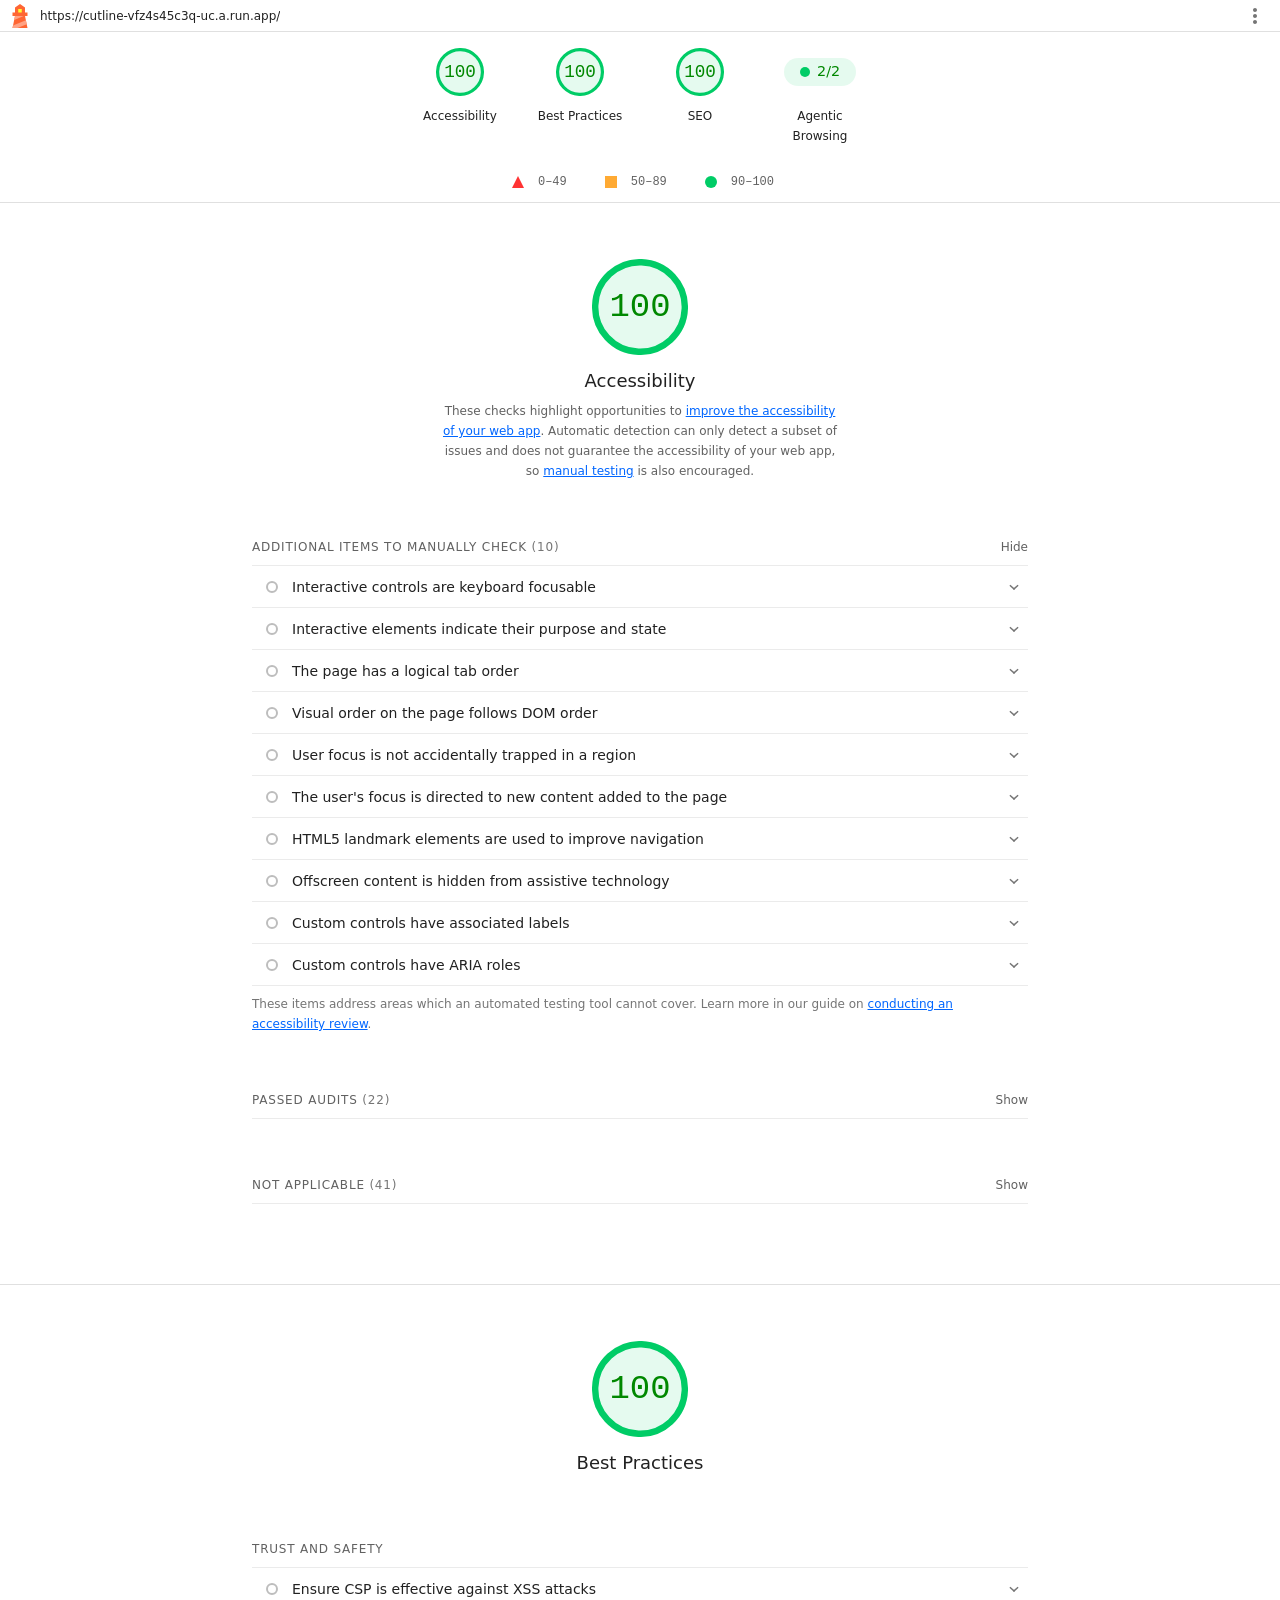
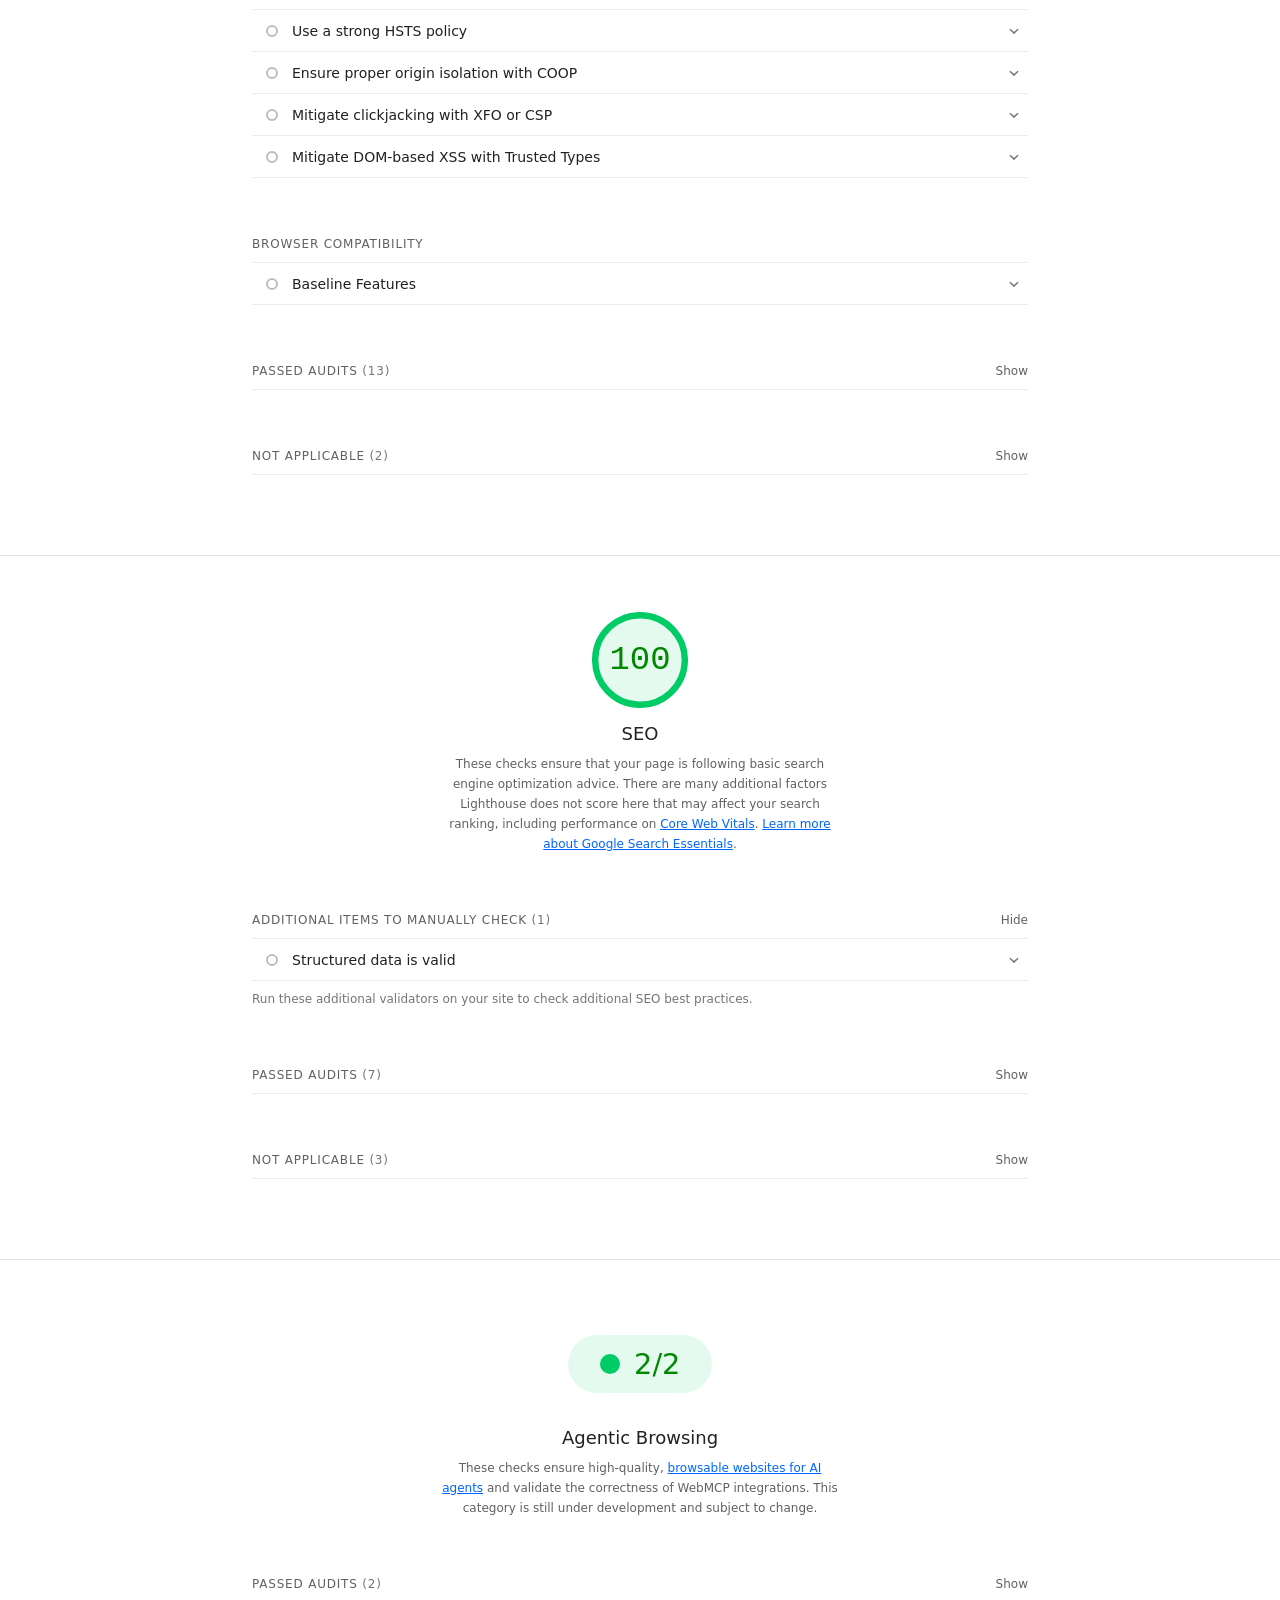
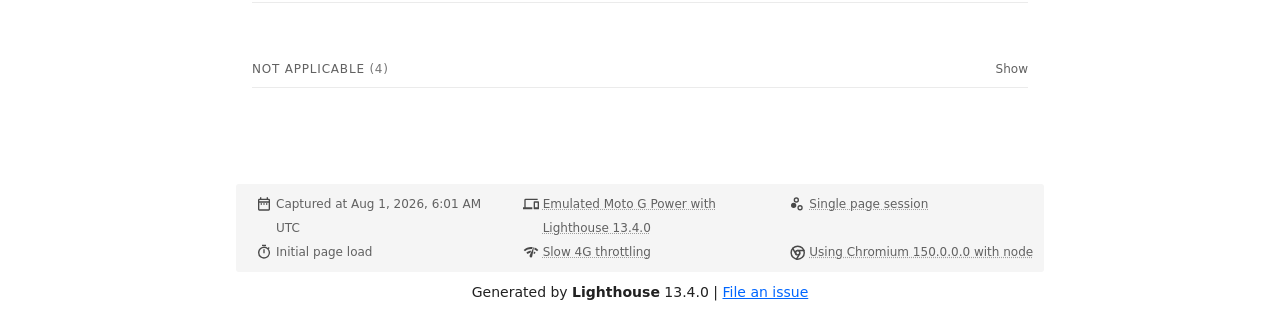
<file: qa_evidence/reports/competition_lighthouse_mobile_2026_07_31.html>
<!--
@license
Copyright 2018 Google LLC
SPDX-License-Identifier: Apache-2.0
-->
<!doctype html>
<html lang="en">
<head>
  <meta charset="utf-8">
  <meta name="viewport" content="width=device-width, initial-scale=1, minimum-scale=1">
  <link rel="icon" href='data:image/svg+xml;utf8,<svg fill="none" xmlns="http://www.w3.org/2000/svg" viewBox="0 0 48 48"><path d="m14 7 10-7 10 7v10h5v7h-5l5 24H9l5-24H9v-7h5V7Z" fill="%23F63"/><path d="M31.561 24H14l-1.689 8.105L31.561 24ZM18.983 48H9l1.022-4.907L35.723 32.27l1.663 7.98L18.983 48Z" fill="%23FFA385"/><path fill="%23FF3" d="M20.5 10h7v7h-7z"/></svg>'>
  <title>Lighthouse Report</title>
  <style>body {margin: 0}</style>
</head>
<body>
  <noscript>Lighthouse report requires JavaScript. Please enable.</noscript>

  <div id="lh-log"></div>

  <script>window.__LIGHTHOUSE_JSON__ = {"lighthouseVersion":"13.4.0","requestedUrl":"https://cutline-vfz4s45c3q-uc.a.run.app/","mainDocumentUrl":"https://cutline-vfz4s45c3q-uc.a.run.app/","finalDisplayedUrl":"https://cutline-vfz4s45c3q-uc.a.run.app/","finalUrl":"https://cutline-vfz4s45c3q-uc.a.run.app/","fetchTime":"2026-08-01T06:01:29.726Z","gatherMode":"navigation","runWarnings":[],"userAgent":"Mozilla/5.0 (Macintosh; Intel Mac OS X 10_15_7) AppleWebKit/537.36 (KHTML, like Gecko) Chrome/150.0.0.0 Safari/537.36 Edg/150.0.0.0","environment":{"hostUserAgent":"Mozilla/5.0 (Macintosh; Intel Mac OS X 10_15_7) AppleWebKit/537.36 (KHTML, like Gecko) Chrome/150.0.0.0 Safari/537.36 Edg/150.0.0.0","benchmarkIndex":3031,"credits":{"axe-core":"4.12.0"}},"audits":{"is-on-https":{"id":"is-on-https","title":"Uses HTTPS","description":"All sites should be protected with HTTPS, even ones that don't handle sensitive data. This includes avoiding [mixed content](https://developers.google.com/web/fundamentals/security/prevent-mixed-content/what-is-mixed-content), where some resources are loaded over HTTP despite the initial request being served over HTTPS. HTTPS prevents intruders from tampering with or passively listening in on the communications between your app and your users, and is a prerequisite for HTTP/2 and many new web platform APIs. [Learn more about HTTPS](https://developer.chrome.com/docs/lighthouse/pwa/is-on-https/).","score":1,"scoreDisplayMode":"binary","details":{"type":"table","headings":[{"key":"url","valueType":"url","label":"Insecure URL"},{"key":"resolution","valueType":"text","label":"Request Resolution"}],"items":[]}},"redirects-http":{"id":"redirects-http","title":"Redirects HTTP traffic to HTTPS","description":"Make sure that you redirect all HTTP traffic to HTTPS in order to enable secure web features for all your users. [Learn more](https://developer.chrome.com/docs/lighthouse/pwa/redirects-http/).","score":null,"scoreDisplayMode":"notApplicable"},"cumulative-layout-shift":{"id":"cumulative-layout-shift","title":"Cumulative Layout Shift","description":"Cumulative Layout Shift measures the movement of visible elements within the viewport. [Learn more about the Cumulative Layout Shift metric](https://web.dev/articles/cls).","score":1,"scoreDisplayMode":"numeric","numericValue":0,"numericUnit":"unitless","displayValue":"0","scoringOptions":{"p10":0.1,"median":0.25},"details":{"type":"debugdata","items":[{"cumulativeLayoutShiftMainFrame":0,"newEngineResult":{"cumulativeLayoutShift":0,"cumulativeLayoutShiftMainFrame":0},"newEngineResultDiffered":false}]}},"errors-in-console":{"id":"errors-in-console","title":"No browser errors logged to the console","description":"Errors logged to the console indicate unresolved problems. They can come from network request failures and other browser concerns. [Learn more about this errors in console diagnostic audit](https://developer.chrome.com/docs/lighthouse/best-practices/errors-in-console/)","score":1,"scoreDisplayMode":"binary","details":{"type":"table","headings":[{"key":"sourceLocation","valueType":"source-location","label":"Source"},{"key":"description","valueType":"code","label":"Description"}],"items":[]}},"image-aspect-ratio":{"id":"image-aspect-ratio","title":"Displays images with correct aspect ratio","description":"Image display dimensions should match natural aspect ratio. [Learn more about image aspect ratio](https://developer.chrome.com/docs/lighthouse/best-practices/image-aspect-ratio/).","score":1,"scoreDisplayMode":"binary","details":{"type":"table","headings":[{"key":"node","valueType":"node","label":""},{"key":"url","valueType":"url","label":"URL"},{"key":"displayedAspectRatio","valueType":"text","label":"Aspect Ratio (Displayed)"},{"key":"actualAspectRatio","valueType":"text","label":"Aspect Ratio (Actual)"}],"items":[]}},"image-size-responsive":{"id":"image-size-responsive","title":"Serves images with appropriate resolution","description":"Image natural dimensions should be proportional to the display size and the pixel ratio to maximize image clarity. [Learn how to provide responsive images](https://web.dev/articles/serve-responsive-images).","score":1,"scoreDisplayMode":"binary","details":{"type":"table","headings":[{"key":"node","valueType":"node","label":""},{"key":"url","valueType":"url","label":"URL"},{"key":"displayedSize","valueType":"text","label":"Displayed size"},{"key":"actualSize","valueType":"text","label":"Actual size"},{"key":"expectedSize","valueType":"text","label":"Expected size"}],"items":[]}},"deprecations":{"id":"deprecations","title":"Avoids deprecated APIs","description":"Deprecated APIs will eventually be removed from the browser. [Learn more about deprecated APIs](https://developer.chrome.com/docs/lighthouse/best-practices/deprecations/).","score":1,"scoreDisplayMode":"binary","details":{"type":"table","headings":[{"key":"value","valueType":"text","label":"Deprecation / Warning"},{"key":"source","valueType":"source-location","label":"Source"}],"items":[]}},"third-party-cookies":{"id":"third-party-cookies","title":"Avoids third-party cookies","description":"Third-party cookies may be blocked in some contexts. [Learn more about preparing for third-party cookie restrictions](https://privacysandbox.google.com/cookies/prepare/overview).","score":1,"scoreDisplayMode":"binary","details":{"type":"table","headings":[{"key":"name","valueType":"text","label":"Name"},{"key":"url","valueType":"url","label":"URL"}],"items":[]}},"valid-source-maps":{"id":"valid-source-maps","title":"Page has valid source maps","description":"Source maps translate minified code to the original source code. This helps developers debug in production. In addition, Lighthouse is able to provide further insights. Consider deploying source maps to take advantage of these benefits. [Learn more about source maps](https://developer.chrome.com/docs/devtools/javascript/source-maps/).","score":1,"scoreDisplayMode":"binary","details":{"type":"table","headings":[{"key":"scriptUrl","valueType":"url","subItemsHeading":{"key":"error"},"label":"URL"},{"key":"sourceMapUrl","valueType":"url","label":"Map URL"}],"items":[]}},"csp-xss":{"id":"csp-xss","title":"Ensure CSP is effective against XSS attacks","description":"A strong Content Security Policy (CSP) significantly reduces the risk of cross-site scripting (XSS) attacks. [Learn how to use a CSP to prevent XSS](https://developer.chrome.com/docs/lighthouse/best-practices/csp-xss/)","score":1,"scoreDisplayMode":"informative","details":{"type":"table","headings":[{"key":"description","valueType":"text","subItemsHeading":{"key":"description"},"label":"Description"},{"key":"directive","valueType":"code","subItemsHeading":{"key":"directive"},"label":"Directive"},{"key":"severity","valueType":"text","subItemsHeading":{"key":"severity"},"label":"Severity"}],"items":[{"severity":"High","description":"No CSP found in enforcement mode"}]}},"has-hsts":{"id":"has-hsts","title":"Use a strong HSTS policy","description":"Deployment of the HSTS header significantly reduces the risk of downgrading HTTP connections and eavesdropping attacks. A rollout in stages, starting with a low max-age is recommended. [Learn more about using a strong HSTS policy.](https://developer.chrome.com/docs/lighthouse/best-practices/has-hsts)","score":1,"scoreDisplayMode":"informative","details":{"type":"table","headings":[{"key":"description","valueType":"text","subItemsHeading":{"key":"description"},"label":"Description"},{"key":"directive","valueType":"code","subItemsHeading":{"key":"directive"},"label":"Directive"},{"key":"severity","valueType":"text","subItemsHeading":{"key":"severity"},"label":"Severity"}],"items":[{"severity":"High","description":"No HSTS header found"}]}},"origin-isolation":{"id":"origin-isolation","title":"Ensure proper origin isolation with COOP","description":"The Cross-Origin-Opener-Policy (COOP) can be used to isolate the top-level window from other documents such as pop-ups. [Learn more about deploying the COOP header.](https://web.dev/articles/why-coop-coep#coop)","score":1,"scoreDisplayMode":"informative","details":{"type":"table","headings":[{"key":"description","valueType":"text","subItemsHeading":{"key":"description"},"label":"Description"},{"key":"directive","valueType":"code","subItemsHeading":{"key":"directive"},"label":"Directive"},{"key":"severity","valueType":"text","subItemsHeading":{"key":"severity"},"label":"Severity"}],"items":[{"description":"No COOP header found","severity":"High"}]}},"clickjacking-mitigation":{"id":"clickjacking-mitigation","title":"Mitigate clickjacking with XFO or CSP","description":"The `X-Frame-Options` (XFO) header or the `frame-ancestors` directive in the `Content-Security-Policy` (CSP) header control where a page can be embedded. These can mitigate clickjacking attacks by blocking some or all sites from embedding the page. [Learn more about mitigating clickjacking](https://developer.chrome.com/docs/lighthouse/best-practices/clickjacking-mitigation).","score":1,"scoreDisplayMode":"informative","details":{"type":"table","headings":[{"key":"description","valueType":"text","subItemsHeading":{"key":"description"},"label":"Description"},{"key":"severity","valueType":"text","subItemsHeading":{"key":"severity"},"label":"Severity"}],"items":[{"severity":"High","description":"No frame control policy found"}]}},"trusted-types-xss":{"id":"trusted-types-xss","title":"Mitigate DOM-based XSS with Trusted Types","description":"The `require-trusted-types-for` directive in the `Content-Security-Policy` (CSP) header instructs user agents to control the data passed to DOM XSS sink functions. [Learn more about mitigating DOM-based XSS with Trusted Types](https://developer.chrome.com/docs/lighthouse/best-practices/trusted-types-xss).","score":1,"scoreDisplayMode":"informative","details":{"type":"table","headings":[{"key":"description","valueType":"text","subItemsHeading":{"key":"description"},"label":"Description"},{"key":"severity","valueType":"text","subItemsHeading":{"key":"severity"},"label":"Severity"}],"items":[{"severity":"High","description":"No `Content-Security-Policy` header with Trusted Types directive found"}]}},"accesskeys":{"id":"accesskeys","title":"`[accesskey]` values are unique","description":"Access keys let users quickly focus a part of the page. For proper navigation, each access key must be unique. [Learn more about access keys](https://dequeuniversity.com/rules/axe/4.12/accesskeys).","score":null,"scoreDisplayMode":"notApplicable"},"aria-allowed-attr":{"id":"aria-allowed-attr","title":"`[aria-*]` attributes match their roles","description":"Each ARIA `role` supports a specific subset of `aria-*` attributes. Mismatching these invalidates the `aria-*` attributes. [Learn how to match ARIA attributes to their roles](https://dequeuniversity.com/rules/axe/4.12/aria-allowed-attr).","score":1,"scoreDisplayMode":"binary","details":{"type":"table","headings":[{"key":"node","valueType":"node","subItemsHeading":{"key":"relatedNode","valueType":"node"},"label":"Failing Elements"}],"items":[]}},"aria-allowed-role":{"id":"aria-allowed-role","title":"Uses ARIA roles only on compatible elements","description":"Many HTML elements can only be assigned certain ARIA roles. Using ARIA roles where they are not allowed can interfere with the accessibility of the web page. [Learn more about ARIA roles](https://dequeuniversity.com/rules/axe/4.12/aria-allowed-role).","score":null,"scoreDisplayMode":"notApplicable"},"aria-command-name":{"id":"aria-command-name","title":"`button`, `link`, and `menuitem` elements have accessible names","description":"When an element doesn't have an accessible name, screen readers announce it with a generic name, making it unusable for users who rely on screen readers. [Learn how to make command elements more accessible](https://dequeuniversity.com/rules/axe/4.12/aria-command-name).","score":null,"scoreDisplayMode":"notApplicable"},"aria-conditional-attr":{"id":"aria-conditional-attr","title":"ARIA attributes are used as specified for the element's role","description":"Some ARIA attributes are only allowed on an element under certain conditions. [Learn more about conditional ARIA attributes](https://dequeuniversity.com/rules/axe/4.12/aria-conditional-attr).","score":1,"scoreDisplayMode":"binary","details":{"type":"table","headings":[{"key":"node","valueType":"node","subItemsHeading":{"key":"relatedNode","valueType":"node"},"label":"Failing Elements"}],"items":[]}},"aria-deprecated-role":{"id":"aria-deprecated-role","title":"Deprecated ARIA roles were not used","description":"Deprecated ARIA roles may not be processed correctly by assistive technology. [Learn more about deprecated ARIA roles](https://dequeuniversity.com/rules/axe/4.12/aria-deprecated-role).","score":1,"scoreDisplayMode":"binary","details":{"type":"table","headings":[{"key":"node","valueType":"node","subItemsHeading":{"key":"relatedNode","valueType":"node"},"label":"Failing Elements"}],"items":[]}},"aria-dialog-name":{"id":"aria-dialog-name","title":"Elements with `role=\"dialog\"` or `role=\"alertdialog\"` have accessible names.","description":"ARIA dialog elements without accessible names may prevent screen readers users from discerning the purpose of these elements. [Learn how to make ARIA dialog elements more accessible](https://dequeuniversity.com/rules/axe/4.12/aria-dialog-name).","score":null,"scoreDisplayMode":"notApplicable"},"aria-hidden-body":{"id":"aria-hidden-body","title":"`[aria-hidden=\"true\"]` is not present on the document `\u003cbody>`","description":"Assistive technologies, like screen readers, work inconsistently when `aria-hidden=\"true\"` is set on the document `\u003cbody>`. [Learn how `aria-hidden` affects the document body](https://dequeuniversity.com/rules/axe/4.12/aria-hidden-body).","score":1,"scoreDisplayMode":"binary","details":{"type":"table","headings":[{"key":"node","valueType":"node","subItemsHeading":{"key":"relatedNode","valueType":"node"},"label":"Failing Elements"}],"items":[]}},"aria-hidden-focus":{"id":"aria-hidden-focus","title":"`[aria-hidden=\"true\"]` elements do not contain focusable descendents","description":"Focusable descendents within an `[aria-hidden=\"true\"]` element prevent those interactive elements from being available to users of assistive technologies like screen readers. [Learn how `aria-hidden` affects focusable elements](https://dequeuniversity.com/rules/axe/4.12/aria-hidden-focus).","score":1,"scoreDisplayMode":"binary","details":{"type":"table","headings":[{"key":"node","valueType":"node","subItemsHeading":{"key":"relatedNode","valueType":"node"},"label":"Failing Elements"}],"items":[]}},"aria-input-field-name":{"id":"aria-input-field-name","title":"ARIA input fields have accessible names","description":"When an input field doesn't have an accessible name, screen readers announce it with a generic name, making it unusable for users who rely on screen readers. [Learn more about input field labels](https://dequeuniversity.com/rules/axe/4.12/aria-input-field-name).","score":null,"scoreDisplayMode":"notApplicable"},"aria-meter-name":{"id":"aria-meter-name","title":"ARIA `meter` elements have accessible names","description":"When a meter element doesn't have an accessible name, screen readers announce it with a generic name, making it unusable for users who rely on screen readers. [Learn how to name `meter` elements](https://dequeuniversity.com/rules/axe/4.12/aria-meter-name).","score":null,"scoreDisplayMode":"notApplicable"},"aria-progressbar-name":{"id":"aria-progressbar-name","title":"ARIA `progressbar` elements have accessible names","description":"When a `progressbar` element doesn't have an accessible name, screen readers announce it with a generic name, making it unusable for users who rely on screen readers. [Learn how to label `progressbar` elements](https://dequeuniversity.com/rules/axe/4.12/aria-progressbar-name).","score":null,"scoreDisplayMode":"notApplicable"},"aria-prohibited-attr":{"id":"aria-prohibited-attr","title":"Elements use only permitted ARIA attributes","description":"Using ARIA attributes in roles where they are prohibited can mean that important information is not communicated to users of assistive technologies. [Learn more about prohibited ARIA roles](https://dequeuniversity.com/rules/axe/4.12/aria-prohibited-attr).","score":1,"scoreDisplayMode":"binary","details":{"type":"table","headings":[{"key":"node","valueType":"node","subItemsHeading":{"key":"relatedNode","valueType":"node"},"label":"Failing Elements"}],"items":[]}},"aria-required-attr":{"id":"aria-required-attr","title":"`[role]`s have all required `[aria-*]` attributes","description":"Some ARIA roles have required attributes that describe the state of the element to screen readers. [Learn more about roles and required attributes](https://dequeuniversity.com/rules/axe/4.12/aria-required-attr).","score":1,"scoreDisplayMode":"binary","details":{"type":"table","headings":[{"key":"node","valueType":"node","subItemsHeading":{"key":"relatedNode","valueType":"node"},"label":"Failing Elements"}],"items":[]}},"aria-required-children":{"id":"aria-required-children","title":"Elements with an ARIA `[role]` that require children to contain a specific `[role]` have all required children.","description":"Some ARIA parent roles must contain specific child roles to perform their intended accessibility functions. [Learn more about roles and required children elements](https://dequeuniversity.com/rules/axe/4.12/aria-required-children).","score":null,"scoreDisplayMode":"notApplicable"},"aria-required-parent":{"id":"aria-required-parent","title":"`[role]`s are contained by their required parent element","description":"Some ARIA child roles must be contained by specific parent roles to properly perform their intended accessibility functions. [Learn more about ARIA roles and required parent element](https://dequeuniversity.com/rules/axe/4.12/aria-required-parent).","score":null,"scoreDisplayMode":"notApplicable"},"aria-roles":{"id":"aria-roles","title":"`[role]` values are valid","description":"ARIA roles must have valid values in order to perform their intended accessibility functions. [Learn more about valid ARIA roles](https://dequeuniversity.com/rules/axe/4.12/aria-roles).","score":1,"scoreDisplayMode":"binary","details":{"type":"table","headings":[{"key":"node","valueType":"node","subItemsHeading":{"key":"relatedNode","valueType":"node"},"label":"Failing Elements"}],"items":[]}},"aria-text":{"id":"aria-text","title":"Elements with the `role=text` attribute do not have focusable descendents.","description":"Adding `role=text` around a text node split by markup enables VoiceOver to treat it as one phrase, but the element's focusable descendents will not be announced. [Learn more about the `role=text` attribute](https://dequeuniversity.com/rules/axe/4.12/aria-text).","score":null,"scoreDisplayMode":"notApplicable"},"aria-toggle-field-name":{"id":"aria-toggle-field-name","title":"ARIA toggle fields have accessible names","description":"When a toggle field doesn't have an accessible name, screen readers announce it with a generic name, making it unusable for users who rely on screen readers. [Learn more about toggle fields](https://dequeuniversity.com/rules/axe/4.12/aria-toggle-field-name).","score":null,"scoreDisplayMode":"notApplicable"},"aria-tooltip-name":{"id":"aria-tooltip-name","title":"ARIA `tooltip` elements have accessible names","description":"When a tooltip element doesn't have an accessible name, screen readers announce it with a generic name, making it unusable for users who rely on screen readers. [Learn how to name `tooltip` elements](https://dequeuniversity.com/rules/axe/4.12/aria-tooltip-name).","score":null,"scoreDisplayMode":"notApplicable"},"aria-treeitem-name":{"id":"aria-treeitem-name","title":"ARIA `treeitem` elements have accessible names","description":"When a `treeitem` element doesn't have an accessible name, screen readers announce it with a generic name, making it unusable for users who rely on screen readers. [Learn more about labeling `treeitem` elements](https://dequeuniversity.com/rules/axe/4.12/aria-treeitem-name).","score":null,"scoreDisplayMode":"notApplicable"},"aria-valid-attr-value":{"id":"aria-valid-attr-value","title":"`[aria-*]` attributes have valid values","description":"Assistive technologies, like screen readers, can't interpret ARIA attributes with invalid values. [Learn more about valid values for ARIA attributes](https://dequeuniversity.com/rules/axe/4.12/aria-valid-attr-value).","score":1,"scoreDisplayMode":"binary","details":{"type":"table","headings":[{"key":"node","valueType":"node","subItemsHeading":{"key":"relatedNode","valueType":"node"},"label":"Failing Elements"}],"items":[]}},"aria-valid-attr":{"id":"aria-valid-attr","title":"`[aria-*]` attributes are valid and not misspelled","description":"Assistive technologies, like screen readers, can't interpret ARIA attributes with invalid names. [Learn more about valid ARIA attributes](https://dequeuniversity.com/rules/axe/4.12/aria-valid-attr).","score":1,"scoreDisplayMode":"binary","details":{"type":"table","headings":[{"key":"node","valueType":"node","subItemsHeading":{"key":"relatedNode","valueType":"node"},"label":"Failing Elements"}],"items":[]}},"button-name":{"id":"button-name","title":"Buttons have an accessible name","description":"When a button doesn't have an accessible name, screen readers announce it as \"button\", making it unusable for users who rely on screen readers. [Learn how to make buttons more accessible](https://dequeuniversity.com/rules/axe/4.12/button-name).","score":1,"scoreDisplayMode":"binary","details":{"type":"table","headings":[{"key":"node","valueType":"node","subItemsHeading":{"key":"relatedNode","valueType":"node"},"label":"Failing Elements"}],"items":[]}},"bypass":{"id":"bypass","title":"The page contains a heading, skip link, or landmark region","description":"Adding ways to bypass repetitive content lets keyboard users navigate the page more efficiently. [Learn more about bypass blocks](https://dequeuniversity.com/rules/axe/4.12/bypass).","score":null,"scoreDisplayMode":"notApplicable"},"color-contrast":{"id":"color-contrast","title":"Background and foreground colors have a sufficient contrast ratio","description":"Low-contrast text is difficult or impossible for many users to read. [Learn how to provide sufficient color contrast](https://dequeuniversity.com/rules/axe/4.12/color-contrast).","score":1,"scoreDisplayMode":"binary","details":{"type":"table","headings":[{"key":"node","valueType":"node","subItemsHeading":{"key":"relatedNode","valueType":"node"},"label":"Failing Elements"}],"items":[]}},"definition-list":{"id":"definition-list","title":"`\u003cdl>`'s contain only properly-ordered `\u003cdt>` and `\u003cdd>` groups, `\u003cscript>`, `\u003ctemplate>` or `\u003cdiv>` elements.","description":"When definition lists are not properly marked up, screen readers may produce confusing or inaccurate output. [Learn how to structure definition lists correctly](https://dequeuniversity.com/rules/axe/4.12/definition-list).","score":null,"scoreDisplayMode":"notApplicable"},"dlitem":{"id":"dlitem","title":"Definition list items are wrapped in `\u003cdl>` elements","description":"Definition list items (`\u003cdt>` and `\u003cdd>`) must be wrapped in a parent `\u003cdl>` element to ensure that screen readers can properly announce them. [Learn how to structure definition lists correctly](https://dequeuniversity.com/rules/axe/4.12/dlitem).","score":null,"scoreDisplayMode":"notApplicable"},"document-title":{"id":"document-title","title":"Document has a `\u003ctitle>` element","description":"The title gives screen reader users an overview of the page, and search engine users rely on it heavily to determine if a page is relevant to their search. [Learn more about document titles](https://dequeuniversity.com/rules/axe/4.12/document-title).","score":1,"scoreDisplayMode":"binary","details":{"type":"table","headings":[{"key":"node","valueType":"node","subItemsHeading":{"key":"relatedNode","valueType":"node"},"label":"Failing Elements"}],"items":[]}},"duplicate-id-aria":{"id":"duplicate-id-aria","title":"ARIA IDs are unique","description":"The value of an ARIA ID must be unique to prevent other instances from being overlooked by assistive technologies. [Learn how to fix duplicate ARIA IDs](https://dequeuniversity.com/rules/axe/4.12/duplicate-id-aria).","score":null,"scoreDisplayMode":"notApplicable"},"empty-heading":{"id":"empty-heading","title":"All heading elements contain content.","description":"A heading with no content or inaccessible text prevent screen reader users from accessing information on the page's structure. [Learn more about headings](https://dequeuniversity.com/rules/axe/4.12/empty-heading).","score":null,"scoreDisplayMode":"notApplicable"},"form-field-multiple-labels":{"id":"form-field-multiple-labels","title":"No form fields have multiple labels","description":"Form fields with multiple labels can be confusingly announced by assistive technologies like screen readers which use either the first, the last, or all of the labels. [Learn how to use form labels](https://dequeuniversity.com/rules/axe/4.12/form-field-multiple-labels).","score":null,"scoreDisplayMode":"notApplicable"},"frame-title":{"id":"frame-title","title":"`\u003cframe>` or `\u003ciframe>` elements have a title","description":"Screen reader users rely on frame titles to describe the contents of frames. [Learn more about frame titles](https://dequeuniversity.com/rules/axe/4.12/frame-title).","score":null,"scoreDisplayMode":"notApplicable"},"heading-order":{"id":"heading-order","title":"Heading elements appear in a sequentially-descending order","description":"Properly ordered headings that do not skip levels convey the semantic structure of the page, making it easier to navigate and understand when using assistive technologies. [Learn more about heading order](https://dequeuniversity.com/rules/axe/4.12/heading-order).","score":1,"scoreDisplayMode":"binary","details":{"type":"table","headings":[{"key":"node","valueType":"node","subItemsHeading":{"key":"relatedNode","valueType":"node"},"label":"Failing Elements"}],"items":[]}},"html-has-lang":{"id":"html-has-lang","title":"`\u003chtml>` element has a `[lang]` attribute","description":"If a page doesn't specify a `lang` attribute, a screen reader assumes that the page is in the default language that the user chose when setting up the screen reader. If the page isn't actually in the default language, then the screen reader might not announce the page's text correctly. [Learn more about the `lang` attribute](https://dequeuniversity.com/rules/axe/4.12/html-has-lang).","score":1,"scoreDisplayMode":"binary","details":{"type":"table","headings":[{"key":"node","valueType":"node","subItemsHeading":{"key":"relatedNode","valueType":"node"},"label":"Failing Elements"}],"items":[]}},"html-lang-valid":{"id":"html-lang-valid","title":"`\u003chtml>` element has a valid value for its `[lang]` attribute","description":"Specifying a valid [BCP 47 language](https://www.w3.org/International/questions/qa-choosing-language-tags#question) helps screen readers announce text properly. [Learn how to use the `lang` attribute](https://dequeuniversity.com/rules/axe/4.12/html-lang-valid).","score":1,"scoreDisplayMode":"binary","details":{"type":"table","headings":[{"key":"node","valueType":"node","subItemsHeading":{"key":"relatedNode","valueType":"node"},"label":"Failing Elements"}],"items":[]}},"html-xml-lang-mismatch":{"id":"html-xml-lang-mismatch","title":"`\u003chtml>` element has an `[xml:lang]` attribute with the same base language as the `[lang]` attribute.","description":"If the webpage does not specify a consistent language, then the screen reader might not announce the page's text correctly. [Learn more about the `lang` attribute](https://dequeuniversity.com/rules/axe/4.12/html-xml-lang-mismatch).","score":null,"scoreDisplayMode":"notApplicable"},"identical-links-same-purpose":{"id":"identical-links-same-purpose","title":"Identical links have the same purpose.","description":"Links with the same destination should have the same description, to help users understand the link's purpose and decide whether to follow it. [Learn more about identical links](https://dequeuniversity.com/rules/axe/4.12/identical-links-same-purpose).","score":null,"scoreDisplayMode":"notApplicable"},"image-alt":{"id":"image-alt","title":"Image elements have `[alt]` attributes","description":"Informative elements should aim for short, descriptive alternate text. Decorative elements can be ignored with an empty alt attribute. [Learn more about the `alt` attribute](https://dequeuniversity.com/rules/axe/4.12/image-alt).","score":null,"scoreDisplayMode":"notApplicable"},"image-redundant-alt":{"id":"image-redundant-alt","title":"Image elements do not have `[alt]` attributes that are redundant text.","description":"Informative elements should aim for short, descriptive alternative text. Alternative text that is exactly the same as the text adjacent to the link or image is potentially confusing for screen reader users, because the text will be read twice. [Learn more about the `alt` attribute](https://dequeuniversity.com/rules/axe/4.12/image-redundant-alt).","score":null,"scoreDisplayMode":"notApplicable"},"input-button-name":{"id":"input-button-name","title":"Input buttons have discernible text.","description":"Adding discernable and accessible text to input buttons may help screen reader users understand the purpose of the input button. [Learn more about input buttons](https://dequeuniversity.com/rules/axe/4.12/input-button-name).","score":null,"scoreDisplayMode":"notApplicable"},"input-image-alt":{"id":"input-image-alt","title":"`\u003cinput type=\"image\">` elements have `[alt]` text","description":"When an image is being used as an `\u003cinput>` button, providing alternative text can help screen reader users understand the purpose of the button. [Learn about input image alt text](https://dequeuniversity.com/rules/axe/4.12/input-image-alt).","score":null,"scoreDisplayMode":"notApplicable"},"label-content-name-mismatch":{"id":"label-content-name-mismatch","title":"Elements with visible text labels have matching accessible names.","description":"Visible text labels that do not match the accessible name can result in a confusing experience for screen reader users. [Learn more about accessible names](https://dequeuniversity.com/rules/axe/4.12/label-content-name-mismatch).","score":null,"scoreDisplayMode":"notApplicable"},"label":{"id":"label","title":"Form elements have associated labels","description":"Labels ensure that form controls are announced properly by assistive technologies, like screen readers. [Learn more about form element labels](https://dequeuniversity.com/rules/axe/4.12/label).","score":null,"scoreDisplayMode":"notApplicable"},"landmark-one-main":{"id":"landmark-one-main","title":"Document has a main landmark.","description":"One main landmark helps screen reader users navigate a web page. [Learn more about landmarks](https://dequeuniversity.com/rules/axe/4.12/landmark-one-main).","score":1,"scoreDisplayMode":"binary","details":{"type":"table","headings":[{"key":"node","valueType":"node","subItemsHeading":{"key":"relatedNode","valueType":"node"},"label":"Failing Elements"}],"items":[]}},"link-name":{"id":"link-name","title":"Links have a discernible name","description":"Link text (and alternate text for images, when used as links) that is discernible, unique, and focusable improves the navigation experience for screen reader users. [Learn how to make links accessible](https://dequeuniversity.com/rules/axe/4.12/link-name).","score":1,"scoreDisplayMode":"binary","details":{"type":"table","headings":[{"key":"node","valueType":"node","subItemsHeading":{"key":"relatedNode","valueType":"node"},"label":"Failing Elements"}],"items":[]}},"link-in-text-block":{"id":"link-in-text-block","title":"Links are distinguishable without relying on color.","description":"Low-contrast text is difficult or impossible for many users to read. Link text that is discernible improves the experience for users with low vision. [Learn how to make links distinguishable](https://dequeuniversity.com/rules/axe/4.12/link-in-text-block).","score":null,"scoreDisplayMode":"notApplicable"},"list":{"id":"list","title":"Lists contain only `\u003cli>` elements and script supporting elements (`\u003cscript>` and `\u003ctemplate>`).","description":"Screen readers have a specific way of announcing lists. Ensuring proper list structure aids screen reader output. [Learn more about proper list structure](https://dequeuniversity.com/rules/axe/4.12/list).","score":null,"scoreDisplayMode":"notApplicable"},"listitem":{"id":"listitem","title":"List items (`\u003cli>`) are contained within `\u003cul>`, `\u003col>` or `\u003cmenu>` parent elements","description":"Screen readers require list items (`\u003cli>`) to be contained within a parent `\u003cul>`, `\u003col>` or `\u003cmenu>` to be announced properly. [Learn more about proper list structure](https://dequeuniversity.com/rules/axe/4.12/listitem).","score":null,"scoreDisplayMode":"notApplicable"},"meta-refresh":{"id":"meta-refresh","title":"The document does not use `\u003cmeta http-equiv=\"refresh\">`","description":"Users do not expect a page to refresh automatically, and doing so will move focus back to the top of the page. This may create a frustrating or confusing experience. [Learn more about the refresh meta tag](https://dequeuniversity.com/rules/axe/4.12/meta-refresh).","score":null,"scoreDisplayMode":"notApplicable"},"meta-viewport":{"id":"meta-viewport","title":"`[user-scalable=\"no\"]` is not used in the `\u003cmeta name=\"viewport\">` element and the `[maximum-scale]` attribute is not less than 5.","description":"Disabling zooming is problematic for users with low vision who rely on screen magnification to properly see the contents of a web page. [Learn more about the viewport meta tag](https://dequeuniversity.com/rules/axe/4.12/meta-viewport).","score":1,"scoreDisplayMode":"binary","details":{"type":"table","headings":[{"key":"node","valueType":"node","subItemsHeading":{"key":"relatedNode","valueType":"node"},"label":"Failing Elements"}],"items":[]}},"object-alt":{"id":"object-alt","title":"`\u003cobject>` elements have alternate text","description":"Screen readers cannot translate non-text content. Adding alternate text to `\u003cobject>` elements helps screen readers convey meaning to users. [Learn more about alt text for `object` elements](https://dequeuniversity.com/rules/axe/4.12/object-alt).","score":null,"scoreDisplayMode":"notApplicable"},"select-name":{"id":"select-name","title":"Select elements have associated label elements.","description":"Form elements without effective labels can create frustrating experiences for screen reader users. [Learn more about the `select` element](https://dequeuniversity.com/rules/axe/4.12/select-name).","score":null,"scoreDisplayMode":"notApplicable"},"skip-link":{"id":"skip-link","title":"Skip links are focusable.","description":"Including a skip link can help users skip to the main content to save time. [Learn more about skip links](https://dequeuniversity.com/rules/axe/4.12/skip-link).","score":1,"scoreDisplayMode":"binary","details":{"type":"table","headings":[{"key":"node","valueType":"node","subItemsHeading":{"key":"relatedNode","valueType":"node"},"label":"Failing Elements"}],"items":[]}},"tabindex":{"id":"tabindex","title":"No element has a `[tabindex]` value greater than 0","description":"A value greater than 0 implies an explicit navigation ordering. Although technically valid, this often creates frustrating experiences for users who rely on assistive technologies. [Learn more about the `tabindex` attribute](https://dequeuniversity.com/rules/axe/4.12/tabindex).","score":null,"scoreDisplayMode":"notApplicable"},"table-duplicate-name":{"id":"table-duplicate-name","title":"Tables have different content in the summary attribute and `\u003ccaption>`.","description":"The summary attribute should describe the table structure, while `\u003ccaption>` should have the onscreen title. Accurate table mark-up helps users of screen readers. [Learn more about summary and caption](https://dequeuniversity.com/rules/axe/4.12/table-duplicate-name).","score":null,"scoreDisplayMode":"notApplicable"},"table-fake-caption":{"id":"table-fake-caption","title":"Tables use `\u003ccaption>` instead of cells with the `[colspan]` attribute to indicate a caption.","description":"Screen readers have features to make navigating tables easier. Ensuring that tables use the actual caption element instead of cells with the `[colspan]` attribute may improve the experience for screen reader users. [Learn more about captions](https://dequeuniversity.com/rules/axe/4.12/table-fake-caption).","score":1,"scoreDisplayMode":"binary","details":{"type":"table","headings":[{"key":"node","valueType":"node","subItemsHeading":{"key":"relatedNode","valueType":"node"},"label":"Failing Elements"}],"items":[]}},"target-size":{"id":"target-size","title":"Touch targets have sufficient size and spacing.","description":"Touch targets with sufficient size and spacing help users who may have difficulty targeting small controls to activate the targets. [Learn more about touch targets](https://dequeuniversity.com/rules/axe/4.12/target-size).","score":1,"scoreDisplayMode":"binary","details":{"type":"table","headings":[{"key":"node","valueType":"node","subItemsHeading":{"key":"relatedNode","valueType":"node"},"label":"Failing Elements"}],"items":[]}},"td-has-header":{"id":"td-has-header","title":"`\u003ctd>` elements in a large `\u003ctable>` have one or more table headers.","description":"Screen readers have features to make navigating tables easier. Ensuring that `\u003ctd>` elements in a large table (3 or more cells in width and height) have an associated table header may improve the experience for screen reader users. [Learn more about table headers](https://dequeuniversity.com/rules/axe/4.12/td-has-header).","score":1,"scoreDisplayMode":"binary","details":{"type":"table","headings":[{"key":"node","valueType":"node","subItemsHeading":{"key":"relatedNode","valueType":"node"},"label":"Failing Elements"}],"items":[]}},"td-headers-attr":{"id":"td-headers-attr","title":"Cells in a `\u003ctable>` element that use the `[headers]` attribute refer to table cells within the same table.","description":"Screen readers have features to make navigating tables easier. Ensuring `\u003ctd>` cells using the `[headers]` attribute only refer to other cells in the same table may improve the experience for screen reader users. [Learn more about the `headers` attribute](https://dequeuniversity.com/rules/axe/4.12/td-headers-attr).","score":1,"scoreDisplayMode":"binary","details":{"type":"table","headings":[{"key":"node","valueType":"node","subItemsHeading":{"key":"relatedNode","valueType":"node"},"label":"Failing Elements"}],"items":[]}},"th-has-data-cells":{"id":"th-has-data-cells","title":"`\u003cth>` elements and elements with `[role=\"columnheader\"/\"rowheader\"]` have data cells they describe.","description":"Screen readers have features to make navigating tables easier. Ensuring table headers always refer to some set of cells may improve the experience for screen reader users. [Learn more about table headers](https://dequeuniversity.com/rules/axe/4.12/th-has-data-cells).","score":null,"scoreDisplayMode":"notApplicable"},"valid-lang":{"id":"valid-lang","title":"`[lang]` attributes have a valid value","description":"Specifying a valid [BCP 47 language](https://www.w3.org/International/questions/qa-choosing-language-tags#question) on elements helps ensure that text is pronounced correctly by a screen reader. [Learn how to use the `lang` attribute](https://dequeuniversity.com/rules/axe/4.12/valid-lang).","score":null,"scoreDisplayMode":"notApplicable"},"video-caption":{"id":"video-caption","title":"`\u003cvideo>` elements contain a `\u003ctrack>` element with `[kind=\"captions\"]`","description":"When a video provides a caption it is easier for deaf and hearing impaired users to access its information. [Learn more about video captions](https://dequeuniversity.com/rules/axe/4.12/video-caption).","score":null,"scoreDisplayMode":"notApplicable"},"custom-controls-labels":{"id":"custom-controls-labels","title":"Custom controls have associated labels","description":"Custom interactive controls have associated labels, provided by aria-label or aria-labelledby. [Learn more about custom controls and labels](https://developer.chrome.com/docs/lighthouse/accessibility/custom-controls-labels/).","score":null,"scoreDisplayMode":"manual"},"custom-controls-roles":{"id":"custom-controls-roles","title":"Custom controls have ARIA roles","description":"Custom interactive controls have appropriate ARIA roles. [Learn how to add roles to custom controls](https://developer.chrome.com/docs/lighthouse/accessibility/custom-control-roles/).","score":null,"scoreDisplayMode":"manual"},"focus-traps":{"id":"focus-traps","title":"User focus is not accidentally trapped in a region","description":"A user can tab into and out of any control or region without accidentally trapping their focus. [Learn how to avoid focus traps](https://developer.chrome.com/docs/lighthouse/accessibility/focus-traps/).","score":null,"scoreDisplayMode":"manual"},"focusable-controls":{"id":"focusable-controls","title":"Interactive controls are keyboard focusable","description":"Custom interactive controls are keyboard focusable and display a focus indicator. [Learn how to make custom controls focusable](https://developer.chrome.com/docs/lighthouse/accessibility/focusable-controls/).","score":null,"scoreDisplayMode":"manual"},"interactive-element-affordance":{"id":"interactive-element-affordance","title":"Interactive elements indicate their purpose and state","description":"Interactive elements, such as links and buttons, should indicate their state and be distinguishable from non-interactive elements. [Learn how to decorate interactive elements with affordance hints](https://developer.chrome.com/docs/lighthouse/accessibility/interactive-element-affordance/).","score":null,"scoreDisplayMode":"manual"},"logical-tab-order":{"id":"logical-tab-order","title":"The page has a logical tab order","description":"Tabbing through the page follows the visual layout. Users cannot focus elements that are offscreen. [Learn more about logical tab ordering](https://developer.chrome.com/docs/lighthouse/accessibility/logical-tab-order/).","score":null,"scoreDisplayMode":"manual"},"managed-focus":{"id":"managed-focus","title":"The user's focus is directed to new content added to the page","description":"If new content, such as a dialog, is added to the page, the user's focus is directed to it. [Learn how to direct focus to new content](https://developer.chrome.com/docs/lighthouse/accessibility/managed-focus/).","score":null,"scoreDisplayMode":"manual"},"offscreen-content-hidden":{"id":"offscreen-content-hidden","title":"Offscreen content is hidden from assistive technology","description":"Offscreen content is hidden with display: none or aria-hidden=true. [Learn how to properly hide offscreen content](https://developer.chrome.com/docs/lighthouse/accessibility/offscreen-content-hidden/).","score":null,"scoreDisplayMode":"manual"},"use-landmarks":{"id":"use-landmarks","title":"HTML5 landmark elements are used to improve navigation","description":"Landmark elements (`\u003cmain>`, `\u003cnav>`, etc.) are used to improve the keyboard navigation of the page for assistive technology. [Learn more about landmark elements](https://developer.chrome.com/docs/lighthouse/accessibility/use-landmarks/).","score":null,"scoreDisplayMode":"manual"},"visual-order-follows-dom":{"id":"visual-order-follows-dom","title":"Visual order on the page follows DOM order","description":"DOM order matches the visual order, improving navigation for assistive technology. [Learn more about DOM and visual ordering](https://developer.chrome.com/docs/lighthouse/accessibility/visual-order-follows-dom/).","score":null,"scoreDisplayMode":"manual"},"autocomplete-valid":{"id":"autocomplete-valid","title":"`autocomplete` attributes are used correctly","description":"The `autocomplete` attribute values must be valid and correctly applied for screen readers to function correctly. [Learn more about valid autocomplete values](https://dequeuniversity.com/rules/axe/4.12/autocomplete-valid).","score":null,"scoreDisplayMode":"notApplicable"},"presentation-role-conflict":{"id":"presentation-role-conflict","title":"Elements with `role=\"none\"` or `role=\"presentation\"` do not have conflicts","description":"There are certain cases where the semantic role of an element with `role=\"none\"` or `role=\"presentation\"` does not resolve to none or presentation. To ensure the element remains removed from the accessibility tree, you should not add any global ARIA attributes to the element or make it focusable. [Learn more about presentation role conflict](https://dequeuniversity.com/rules/axe/4.12/presentation-role-conflict).","score":null,"scoreDisplayMode":"notApplicable"},"svg-img-alt":{"id":"svg-img-alt","title":"SVG elements with an `img` role have an accessible text alternative","description":"Ensures SVG elements with an `img`, `graphics-document` or `graphics-symbol` role have an accessible text alternative. [Learn more about SVG alt text](https://dequeuniversity.com/rules/axe/4.12/svg-img-alt).","score":null,"scoreDisplayMode":"notApplicable"},"doctype":{"id":"doctype","title":"Page has the HTML doctype","description":"Specifying a doctype prevents the browser from switching to quirks-mode. [Learn more about the doctype declaration](https://developer.chrome.com/docs/lighthouse/best-practices/doctype/).","score":1,"scoreDisplayMode":"binary"},"charset":{"id":"charset","title":"Properly defines charset","description":"A character encoding declaration is required. It can be done with a `\u003cmeta>` tag in the first 1024 bytes of the HTML or in the Content-Type HTTP response header. [Learn more about declaring the character encoding](https://developer.chrome.com/docs/lighthouse/best-practices/charset/).","score":1,"scoreDisplayMode":"binary"},"geolocation-on-start":{"id":"geolocation-on-start","title":"Avoids requesting the geolocation permission on page load","description":"Users are mistrustful of or confused by sites that request their location without context. Consider tying the request to a user action instead. [Learn more about the geolocation permission](https://developer.chrome.com/docs/lighthouse/best-practices/geolocation-on-start/). Also consider using the [`\u003cgeolocation>` element](https://developer.chrome.com/blog/geolocation-html-element).","score":1,"scoreDisplayMode":"binary","details":{"type":"table","headings":[{"key":"source","valueType":"source-location","label":"Source"}],"items":[]}},"inspector-issues":{"id":"inspector-issues","title":"No issues in the `Issues` panel in Chrome Devtools","description":"Issues logged to the `Issues` panel in Chrome Devtools indicate unresolved problems. They can come from network request failures, insufficient security controls, and other browser concerns. Open up the Issues panel in Chrome DevTools for more details on each issue.","score":1,"scoreDisplayMode":"binary","details":{"type":"table","headings":[{"key":"issueType","valueType":"text","subItemsHeading":{"key":"url","valueType":"url"},"label":"Issue type"}],"items":[]}},"js-libraries":{"id":"js-libraries","title":"Detected JavaScript libraries","description":"All front-end JavaScript libraries detected on the page. [Learn more about this JavaScript library detection diagnostic audit](https://developer.chrome.com/docs/lighthouse/best-practices/js-libraries/).","score":null,"scoreDisplayMode":"notApplicable"},"notification-on-start":{"id":"notification-on-start","title":"Avoids requesting the notification permission on page load","description":"Users are mistrustful of or confused by sites that request to send notifications without context. Consider tying the request to user gestures instead. [Learn more about responsibly getting permission for notifications](https://developer.chrome.com/docs/lighthouse/best-practices/notification-on-start/).","score":1,"scoreDisplayMode":"binary","details":{"type":"table","headings":[{"key":"source","valueType":"source-location","label":"Source"}],"items":[]}},"paste-preventing-inputs":{"id":"paste-preventing-inputs","title":"Allows users to paste into input fields","description":"Preventing input pasting is a bad practice for the UX, and weakens security by blocking password managers.[Learn more about user-friendly input fields](https://developer.chrome.com/docs/lighthouse/best-practices/paste-preventing-inputs/).","score":1,"scoreDisplayMode":"binary","details":{"type":"table","headings":[{"key":"node","valueType":"node","label":"Failing Elements"}],"items":[]}},"baseline":{"id":"baseline","title":"Baseline Features","description":"Lists web features used on the page and their Baseline status as of 2026-06-05. [Learn more about Baseline](https://webstatus.dev/).","score":1,"scoreDisplayMode":"informative","details":{"type":"table","headings":[{"key":"featureId","valueType":"link","label":"Web-features"},{"key":"displayStatus","valueType":"baseline-status","label":"Baseline Status"},{"key":"source","valueType":"source-location","label":"Source"}],"items":[{"featureId":{"type":"link","text":"requestidlecallback","url":"https://webstatus.dev/features/requestidlecallback"},"displayStatus":{"type":"baseline-status","status":"limited","displayString":"Limited Availability"},"source":{"type":"source-location","url":"https://js-agent.newrelic.com/nr-rum-1.319.0.min.js","urlProvider":"network","line":1,"column":54456}},{"featureId":{"type":"link","text":"ua-client-hints","url":"https://webstatus.dev/features/ua-client-hints"},"displayStatus":{"type":"baseline-status","status":"limited","displayString":"Limited Availability"},"source":{"type":"source-location","url":"https://ntp.msn.com/edge/ntp?locale=en-US&title=New%20Tab&dsp=1&sp=Bing&feed_dis=headingsonly&en_widget_reg=false&prerender=1&PC=U531","urlProvider":"network","line":-2,"column":-2}},{"featureId":{"type":"link","text":"beforeunload","url":"https://webstatus.dev/features/beforeunload"},"displayStatus":{"type":"baseline-status","status":"limited","displayString":"Limited Availability"},"source":{"type":"source-location","url":"https://assets.msn.com/bundles/v1/edgeChromium/latest/common.12a5d3daabc1d04d.js","urlProvider":"network","line":73,"column":391889}},{"featureId":{"type":"link","text":"backdrop-filter","url":"https://webstatus.dev/features/backdrop-filter"},"displayStatus":{"type":"baseline-status","status":"low","displayString":"Newly Available (2024-09-16)"},"source":{"type":"source-location","url":"https://cutline-vfz4s45c3q-uc.a.run.app/","urlProvider":"network","line":-2,"column":-2}},{"featureId":{"type":"link","text":"js-modules","url":"https://webstatus.dev/features/js-modules"},"displayStatus":{"type":"baseline-status","status":"high","displayString":"Widely Available (2018-05-09)"},"source":{"type":"source-location","url":"https://cutline-vfz4s45c3q-uc.a.run.app/","urlProvider":"network","line":-2,"column":-2}},{"featureId":{"type":"link","text":"focus-visible","url":"https://webstatus.dev/features/focus-visible"},"displayStatus":{"type":"baseline-status","status":"high","displayString":"Widely Available (2022-03-14)"},"source":{"type":"source-location","url":"https://cutline-vfz4s45c3q-uc.a.run.app/","urlProvider":"network","line":-2,"column":-2}},{"featureId":{"type":"link","text":"nullish-coalescing","url":"https://webstatus.dev/features/nullish-coalescing"},"displayStatus":{"type":"baseline-status","status":"high","displayString":"Widely Available (2020-09-16)"},"source":{"type":"source-location","url":"https://cutline-vfz4s45c3q-uc.a.run.app/","urlProvider":"network","line":0,"column":0}},{"featureId":{"type":"link","text":"color-scheme","url":"https://webstatus.dev/features/color-scheme"},"displayStatus":{"type":"baseline-status","status":"high","displayString":"Widely Available (2022-02-03)"},"source":{"type":"source-location","url":"https://cutline-vfz4s45c3q-uc.a.run.app/","urlProvider":"network","line":-2,"column":-2}},{"featureId":{"type":"link","text":"overflow","url":"https://webstatus.dev/features/overflow"},"displayStatus":{"type":"baseline-status","status":"high","displayString":"Widely Available (2023-09-18)"},"source":{"type":"source-location","url":"https://cutline-vfz4s45c3q-uc.a.run.app/","urlProvider":"network","line":-2,"column":-2}},{"featureId":{"type":"link","text":"flexbox","url":"https://webstatus.dev/features/flexbox"},"displayStatus":{"type":"baseline-status","status":"high","displayString":"Widely Available (2015-09-30)"},"source":{"type":"source-location","url":"https://cutline-vfz4s45c3q-uc.a.run.app/","urlProvider":"network","line":-2,"column":-2}},{"featureId":{"type":"link","text":"grid","url":"https://webstatus.dev/features/grid"},"displayStatus":{"type":"baseline-status","status":"high","displayString":"Widely Available (2017-10-17)"},"source":{"type":"source-location","url":"https://cutline-vfz4s45c3q-uc.a.run.app/","urlProvider":"network","line":-2,"column":-2}},{"featureId":{"type":"link","text":"outline","url":"https://webstatus.dev/features/outline"},"displayStatus":{"type":"baseline-status","status":"high","displayString":"Widely Available (2023-03-27)"},"source":{"type":"source-location","url":"https://cutline-vfz4s45c3q-uc.a.run.app/","urlProvider":"network","line":-2,"column":-2}},{"featureId":{"type":"link","text":"string-replaceall","url":"https://webstatus.dev/features/string-replaceall"},"displayStatus":{"type":"baseline-status","status":"high","displayString":"Widely Available (2020-08-27)"},"source":{"type":"source-location","url":"https://cutline-vfz4s45c3q-uc.a.run.app/assets/app.js","urlProvider":"network","line":139,"column":42}},{"featureId":{"type":"link","text":"constructed-stylesheets","url":"https://webstatus.dev/features/constructed-stylesheets"},"displayStatus":{"type":"baseline-status","status":"high","displayString":"Widely Available (2023-03-27)"},"source":{"type":"source-location","url":"https://assets.msn.com/bundles/v1/edgeChromium/latest/microsoft.36c88e0cf2fa0ae3.js","urlProvider":"network","line":360,"column":57909}},{"featureId":{"type":"link","text":"forced-colors","url":"https://webstatus.dev/features/forced-colors"},"displayStatus":{"type":"baseline-status","status":"high","displayString":"Widely Available (2022-09-12)"},"source":{"type":"source-location","url":"https://assets.msn.com/bundles/v1/edgeChromium/latest/microsoft.36c88e0cf2fa0ae3.js","urlProvider":"network","line":366,"column":4109}},{"featureId":{"type":"link","text":"intersection-observer","url":"https://webstatus.dev/features/intersection-observer"},"displayStatus":{"type":"baseline-status","status":"high","displayString":"Widely Available (2019-03-25)"},"source":{"type":"source-location","url":"https://assets.msn.com/bundles/v1/edgeChromium/latest/common.12a5d3daabc1d04d.js","urlProvider":"network","line":92,"column":52578}},{"featureId":{"type":"link","text":"storage-access","url":"https://webstatus.dev/features/storage-access"},"displayStatus":{"type":"baseline-status","status":"high","displayString":"Widely Available (2023-12-05)"},"source":{"type":"source-location","url":"https://assets.msn.com/bundles/v1/edgeChromium/latest/experience.12239592ed382ea1.js","urlProvider":"network","line":1,"column":454}}]}},"meta-description":{"id":"meta-description","title":"Document has a meta description","description":"Meta descriptions may be included in search results to concisely summarize page content. [Learn more about the meta description](https://developer.chrome.com/docs/lighthouse/seo/meta-description/).","score":1,"scoreDisplayMode":"binary"},"http-status-code":{"id":"http-status-code","title":"Page has successful HTTP status code","description":"Pages with unsuccessful HTTP status codes may not be indexed properly. [Learn more about HTTP status codes](https://developer.chrome.com/docs/lighthouse/seo/http-status-code/).","score":1,"scoreDisplayMode":"binary"},"link-text":{"id":"link-text","title":"Links have descriptive text","description":"Descriptive link text helps search engines understand your content. [Learn how to make links more accessible](https://developer.chrome.com/docs/lighthouse/seo/link-text/).","score":1,"scoreDisplayMode":"binary","details":{"type":"table","headings":[{"key":"href","valueType":"url","label":"Link destination"},{"key":"text","valueType":"text","label":"Link Text"}],"items":[]}},"crawlable-anchors":{"id":"crawlable-anchors","title":"Links are crawlable","description":"Search engines may use `href` attributes on links to crawl websites. Ensure that the `href` attribute of anchor elements links to an appropriate destination, so more pages of the site can be discovered. [Learn how to make links crawlable](https://support.google.com/webmasters/answer/9112205)","score":1,"scoreDisplayMode":"binary","details":{"type":"table","headings":[{"key":"node","valueType":"node","label":"Uncrawlable Link"}],"items":[]}},"is-crawlable":{"id":"is-crawlable","title":"Page isn’t blocked from indexing","description":"Search engines are unable to include your pages in search results if they don't have permission to crawl them. [Learn more about crawler directives](https://developer.chrome.com/docs/lighthouse/seo/is-crawlable/).","score":1,"scoreDisplayMode":"binary","warnings":[],"details":{"type":"table","headings":[{"key":"source","valueType":"code","label":"Blocking Directive Source"}],"items":[]}},"robots-txt":{"id":"robots-txt","title":"robots.txt is valid","description":"If your robots.txt file is malformed, crawlers may not be able to understand how you want your website to be crawled or indexed. [Learn more about robots.txt](https://developer.chrome.com/docs/lighthouse/seo/invalid-robots-txt/).","score":null,"scoreDisplayMode":"notApplicable"},"hreflang":{"id":"hreflang","title":"Document has a valid `hreflang`","description":"hreflang links tell search engines what version of a page they should list in search results for a given language or region. [Learn more about `hreflang`](https://developer.chrome.com/docs/lighthouse/seo/hreflang/).","score":1,"scoreDisplayMode":"binary","details":{"type":"table","headings":[{"key":"source","valueType":"code","subItemsHeading":{"key":"reason","valueType":"text"},"label":""}],"items":[]}},"canonical":{"id":"canonical","title":"Document has a valid `rel=canonical`","description":"Canonical links suggest which URL to show in search results. [Learn more about canonical links](https://developer.chrome.com/docs/lighthouse/seo/canonical/).","score":null,"scoreDisplayMode":"notApplicable"},"structured-data":{"id":"structured-data","title":"Structured data is valid","description":"Run the [Structured Data Testing Tool](https://developers.google.com/search/docs/appearance/structured-data/) to validate structured data. [Learn more about Structured Data](https://developer.chrome.com/docs/lighthouse/seo/structured-data/).","score":null,"scoreDisplayMode":"manual"},"agent-accessibility-tree":{"id":"agent-accessibility-tree","title":"Accessibility tree is well-formed","description":"A well-formed [accessibility tree](http://goo.gle/lighthouse-agentic-a11y) helps AI agents to navigate and interact with the page.","score":1,"scoreDisplayMode":"binary","displayValue":"All audits passed"},"webmcp-registered-tools":{"id":"webmcp-registered-tools","title":"WebMCP tools registered","description":"Lists the [WebMCP tools](http://goo.gle/webmcp-docs) registered at the time of analysis.","score":null,"scoreDisplayMode":"notApplicable"},"webmcp-form-coverage":{"id":"webmcp-form-coverage","title":"WebMCP form coverage","description":"Consider adding [WebMCP](http://goo.gle/webmcp-docs) annotations to the forms listed below. This helps AI agents identify and interact with these forms more reliably.","score":null,"scoreDisplayMode":"notApplicable"},"webmcp-schema-validity":{"id":"webmcp-schema-validity","title":"WebMCP schemas are valid","description":"Valid [WebMCP schemas](http://goo.gle/webmcp-docs) are required for AI agents to  understand and interact with tools correctly. Please fix any errors or warnings reported by the browser.","score":null,"scoreDisplayMode":"notApplicable"},"llms-txt":{"id":"llms-txt","title":"llms.txt follows recommendations","description":"If your llms.txt file does not follow recommendations, large language models may not be able to understand how you want your website to be crawled or used for training. The [llms.txt](https://llmstxt.org/) file should be a Markdown file containing at least one H1 header.","score":null,"scoreDisplayMode":"notApplicable"}},"configSettings":{"output":["json","html"],"maxWaitForFcp":30000,"maxWaitForLoad":30000,"pauseAfterFcpMs":1000,"pauseAfterLoadMs":1000,"networkQuietThresholdMs":1000,"cpuQuietThresholdMs":1000,"formFactor":"mobile","throttling":{"rttMs":150,"throughputKbps":1638.4,"requestLatencyMs":562.5,"downloadThroughputKbps":1474.5600000000002,"uploadThroughputKbps":675,"cpuSlowdownMultiplier":4},"throttlingMethod":"simulate","screenEmulation":{"mobile":true,"width":412,"height":823,"deviceScaleFactor":1.75,"disabled":false},"emulatedUserAgent":"Mozilla/5.0 (Linux; Android 11; moto g power (2022)) AppleWebKit/537.36 (KHTML, like Gecko) Chrome/136.0.0.0 Mobile Safari/537.36","auditMode":false,"gatherMode":false,"clearStorageTypes":["file_systems","shader_cache","service_workers","cache_storage"],"disableStorageReset":false,"debugNavigation":false,"channel":"node","usePassiveGathering":false,"disableFullPageScreenshot":false,"skipAboutBlank":false,"blankPage":"about:blank","ignoreStatusCode":false,"locale":"en-US","blockedUrlPatterns":null,"additionalTraceCategories":null,"extraHeaders":null,"precomputedLanternData":null,"onlyAudits":null,"onlyCategories":["accessibility","seo","best-practices","agentic-browsing"],"skipAudits":null},"categories":{"accessibility":{"title":"Accessibility","description":"These checks highlight opportunities to [improve the accessibility of your web app](https://developer.chrome.com/docs/lighthouse/accessibility/). Automatic detection can only detect a subset of issues and does not guarantee the accessibility of your web app, so [manual testing](https://web.dev/articles/how-to-review) is also encouraged.","manualDescription":"These items address areas which an automated testing tool cannot cover. Learn more in our guide on [conducting an accessibility review](https://web.dev/articles/how-to-review).","supportedModes":["navigation","snapshot"],"auditRefs":[{"id":"accesskeys","weight":0,"group":"a11y-navigation"},{"id":"aria-allowed-attr","weight":10,"group":"a11y-aria"},{"id":"aria-command-name","weight":0,"group":"a11y-aria"},{"id":"aria-conditional-attr","weight":7,"group":"a11y-aria"},{"id":"aria-deprecated-role","weight":1,"group":"a11y-aria"},{"id":"aria-dialog-name","weight":0,"group":"a11y-aria"},{"id":"aria-hidden-body","weight":10,"group":"a11y-aria"},{"id":"aria-hidden-focus","weight":7,"group":"a11y-aria"},{"id":"aria-input-field-name","weight":0,"group":"a11y-aria"},{"id":"aria-meter-name","weight":0,"group":"a11y-aria"},{"id":"aria-progressbar-name","weight":0,"group":"a11y-aria"},{"id":"aria-prohibited-attr","weight":7,"group":"a11y-aria"},{"id":"aria-required-attr","weight":10,"group":"a11y-aria"},{"id":"aria-required-children","weight":0,"group":"a11y-aria"},{"id":"aria-required-parent","weight":0,"group":"a11y-aria"},{"id":"aria-roles","weight":10,"group":"a11y-aria"},{"id":"aria-text","weight":0,"group":"a11y-aria"},{"id":"aria-toggle-field-name","weight":0,"group":"a11y-aria"},{"id":"aria-tooltip-name","weight":0,"group":"a11y-aria"},{"id":"aria-treeitem-name","weight":0,"group":"a11y-aria"},{"id":"aria-valid-attr-value","weight":10,"group":"a11y-aria"},{"id":"aria-valid-attr","weight":10,"group":"a11y-aria"},{"id":"button-name","weight":10,"group":"a11y-names-labels"},{"id":"bypass","weight":0,"group":"a11y-navigation"},{"id":"color-contrast","weight":7,"group":"a11y-color-contrast"},{"id":"definition-list","weight":0,"group":"a11y-tables-lists"},{"id":"dlitem","weight":0,"group":"a11y-tables-lists"},{"id":"document-title","weight":7,"group":"a11y-names-labels"},{"id":"duplicate-id-aria","weight":0,"group":"a11y-aria"},{"id":"form-field-multiple-labels","weight":0,"group":"a11y-names-labels"},{"id":"frame-title","weight":0,"group":"a11y-names-labels"},{"id":"heading-order","weight":3,"group":"a11y-navigation"},{"id":"html-has-lang","weight":7,"group":"a11y-language"},{"id":"html-lang-valid","weight":7,"group":"a11y-language"},{"id":"html-xml-lang-mismatch","weight":0,"group":"a11y-language"},{"id":"image-alt","weight":0,"group":"a11y-names-labels"},{"id":"input-button-name","weight":0,"group":"a11y-names-labels"},{"id":"input-image-alt","weight":0,"group":"a11y-names-labels"},{"id":"label","weight":0,"group":"a11y-names-labels"},{"id":"link-in-text-block","weight":0,"group":"a11y-color-contrast"},{"id":"link-name","weight":7,"group":"a11y-names-labels"},{"id":"list","weight":0,"group":"a11y-tables-lists"},{"id":"listitem","weight":0,"group":"a11y-tables-lists"},{"id":"meta-refresh","weight":0,"group":"a11y-best-practices"},{"id":"meta-viewport","weight":10,"group":"a11y-best-practices"},{"id":"object-alt","weight":0,"group":"a11y-names-labels"},{"id":"select-name","weight":0,"group":"a11y-names-labels"},{"id":"skip-link","weight":3,"group":"a11y-names-labels"},{"id":"tabindex","weight":0,"group":"a11y-navigation"},{"id":"target-size","weight":7,"group":"a11y-best-practices"},{"id":"td-headers-attr","weight":7,"group":"a11y-tables-lists"},{"id":"th-has-data-cells","weight":0,"group":"a11y-tables-lists"},{"id":"valid-lang","weight":0,"group":"a11y-language"},{"id":"video-caption","weight":0,"group":"a11y-audio-video"},{"id":"landmark-one-main","weight":3,"group":"a11y-best-practices"},{"id":"autocomplete-valid","weight":0,"group":"a11y-best-practices"},{"id":"presentation-role-conflict","weight":0,"group":"a11y-best-practices"},{"id":"svg-img-alt","weight":0,"group":"a11y-best-practices"},{"id":"focusable-controls","weight":0},{"id":"interactive-element-affordance","weight":0},{"id":"logical-tab-order","weight":0},{"id":"visual-order-follows-dom","weight":0},{"id":"focus-traps","weight":0},{"id":"managed-focus","weight":0},{"id":"use-landmarks","weight":0},{"id":"offscreen-content-hidden","weight":0},{"id":"custom-controls-labels","weight":0},{"id":"custom-controls-roles","weight":0},{"id":"table-duplicate-name","weight":0,"group":"a11y-best-practices"},{"id":"empty-heading","weight":0,"group":"a11y-best-practices"},{"id":"aria-allowed-role","weight":0,"group":"a11y-best-practices"},{"id":"image-redundant-alt","weight":0,"group":"a11y-names-labels"},{"id":"identical-links-same-purpose","weight":0,"group":"a11y-best-practices"},{"id":"label-content-name-mismatch","weight":0,"group":"hidden"},{"id":"table-fake-caption","weight":0,"group":"hidden"},{"id":"td-has-header","weight":0,"group":"hidden"}],"id":"accessibility","score":1},"best-practices":{"title":"Best Practices","supportedModes":["navigation","timespan","snapshot"],"auditRefs":[{"id":"is-on-https","weight":5,"group":"best-practices-trust-safety"},{"id":"redirects-http","weight":0,"group":"best-practices-trust-safety"},{"id":"geolocation-on-start","weight":1,"group":"best-practices-trust-safety"},{"id":"notification-on-start","weight":1,"group":"best-practices-trust-safety"},{"id":"csp-xss","weight":0,"group":"best-practices-trust-safety"},{"id":"has-hsts","weight":0,"group":"best-practices-trust-safety"},{"id":"origin-isolation","weight":0,"group":"best-practices-trust-safety"},{"id":"clickjacking-mitigation","weight":0,"group":"best-practices-trust-safety"},{"id":"trusted-types-xss","weight":0,"group":"best-practices-trust-safety"},{"id":"paste-preventing-inputs","weight":3,"group":"best-practices-ux"},{"id":"image-aspect-ratio","weight":1,"group":"best-practices-ux"},{"id":"image-size-responsive","weight":1,"group":"best-practices-ux"},{"id":"doctype","weight":1,"group":"best-practices-browser-compat"},{"id":"charset","weight":1,"group":"best-practices-browser-compat"},{"id":"baseline","weight":0,"group":"best-practices-browser-compat"},{"id":"js-libraries","weight":0,"group":"best-practices-general"},{"id":"deprecations","weight":5,"group":"best-practices-general"},{"id":"third-party-cookies","weight":5,"group":"best-practices-general"},{"id":"errors-in-console","weight":1,"group":"best-practices-general"},{"id":"valid-source-maps","weight":0,"group":"best-practices-general"},{"id":"inspector-issues","weight":1,"group":"best-practices-general"}],"id":"best-practices","score":1},"seo":{"title":"SEO","description":"These checks ensure that your page is following basic search engine optimization advice. There are many additional factors Lighthouse does not score here that may affect your search ranking, including performance on [Core Web Vitals](https://web.dev/explore/vitals). [Learn more about Google Search Essentials](https://support.google.com/webmasters/answer/35769).","manualDescription":"Run these additional validators on your site to check additional SEO best practices.","supportedModes":["navigation","snapshot"],"auditRefs":[{"id":"is-crawlable","weight":4.043478260869565,"group":"seo-crawl"},{"id":"document-title","weight":1,"group":"seo-content"},{"id":"meta-description","weight":1,"group":"seo-content"},{"id":"http-status-code","weight":1,"group":"seo-crawl"},{"id":"link-text","weight":1,"group":"seo-content"},{"id":"crawlable-anchors","weight":1,"group":"seo-crawl"},{"id":"robots-txt","weight":0,"group":"seo-crawl"},{"id":"image-alt","weight":0,"group":"seo-content"},{"id":"hreflang","weight":1,"group":"seo-content"},{"id":"canonical","weight":0,"group":"seo-content"},{"id":"structured-data","weight":0}],"id":"seo","score":1},"agentic-browsing":{"title":"Agentic Browsing","description":"These checks ensure high-quality, [browsable websites for AI agents](https://goo.gle/lighthouse-agentic-web) and validate the correctness of WebMCP integrations. This category is still under development and subject to change.","supportedModes":["navigation","snapshot"],"categoryScoreDisplayMode":"fraction","auditRefs":[{"id":"agent-accessibility-tree","weight":1,"group":"agent-accessibility"},{"id":"webmcp-form-coverage","weight":0,"group":"webmcp"},{"id":"webmcp-registered-tools","weight":0,"group":"webmcp"},{"id":"webmcp-schema-validity","weight":0,"group":"webmcp"},{"id":"cumulative-layout-shift","weight":1,"acronym":"CLS"},{"id":"llms-txt","weight":0,"group":"agent-accessibility"}],"id":"agentic-browsing","score":1}},"categoryGroups":{"metrics":{"title":"Metrics"},"insights":{"title":"Insights","description":"These insights are also available in the Chrome DevTools Performance Panel - [record a trace](https://developer.chrome.com/docs/devtools/performance/reference) to view more detailed information."},"diagnostics":{"title":"Diagnostics","description":"More information about the performance of your application. These numbers don't [directly affect](https://developer.chrome.com/docs/lighthouse/performance/performance-scoring/) the Performance score."},"a11y-best-practices":{"title":"Best practices","description":"These items highlight common accessibility best practices."},"a11y-color-contrast":{"title":"Contrast","description":"These are opportunities to improve the legibility of your content."},"a11y-names-labels":{"title":"Names and labels","description":"These are opportunities to improve the semantics of the controls in your application. This may enhance the experience for users of assistive technology, like a screen reader."},"a11y-navigation":{"title":"Navigation","description":"These are opportunities to improve keyboard navigation in your application."},"a11y-aria":{"title":"ARIA","description":"These are opportunities to improve the usage of ARIA in your application which may enhance the experience for users of assistive technology, like a screen reader."},"a11y-language":{"title":"Internationalization and localization","description":"These are opportunities to improve the interpretation of your content by users in different locales."},"a11y-audio-video":{"title":"Audio and video","description":"These are opportunities to provide alternative content for audio and video. This may improve the experience for users with hearing or vision impairments."},"a11y-tables-lists":{"title":"Tables and lists","description":"These are opportunities to improve the experience of reading tabular or list data using assistive technology, like a screen reader."},"seo-mobile":{"title":"Mobile Friendly","description":"Make sure your pages are mobile friendly so users don’t have to pinch or zoom in order to read the content pages. [Learn how to make pages mobile-friendly](https://developers.google.com/search/mobile-sites/)."},"seo-content":{"title":"Content Best Practices","description":"Format your HTML in a way that enables crawlers to better understand your app’s content."},"seo-crawl":{"title":"Crawling and Indexing","description":"To appear in search results, crawlers need access to your app."},"best-practices-trust-safety":{"title":"Trust and Safety"},"best-practices-ux":{"title":"User Experience"},"best-practices-browser-compat":{"title":"Browser Compatibility"},"best-practices-general":{"title":"General"},"webmcp":{"title":"WebMCP","description":"Audits validating WebMCP integration."},"agent-accessibility":{"title":"Agent Accessibility","description":"These audits highlight best practices for improving the accessibility of the website for AI agents."},"hidden":{"title":""}},"stackPacks":[],"entities":[],"timing":{"entries":[{"startTime":11209891.34,"name":"lh:config","duration":174.89,"entryType":"measure"},{"startTime":11209891.94,"name":"lh:config:resolveArtifactsToDefns","duration":0.33,"entryType":"measure"},{"startTime":11210066.28,"name":"lh:runner:gather","duration":5560.29,"entryType":"measure"},{"startTime":11210066.32,"name":"lh:driver:connect","duration":3.51,"entryType":"measure"},{"startTime":11210069.87,"name":"lh:driver:navigate","duration":72.16,"entryType":"measure"},{"startTime":11210142.12,"name":"lh:gather:getBenchmarkIndex","duration":1006.89,"entryType":"measure"},{"startTime":11211149.04,"name":"lh:gather:getVersion","duration":1.06,"entryType":"measure"},{"startTime":11211150.12,"name":"lh:gather:getDevicePixelRatio","duration":1.23,"entryType":"measure"},{"startTime":11211151.4,"name":"lh:prepare:navigationMode","duration":90.86,"entryType":"measure"},{"startTime":11211151.79,"name":"lh:gather:getVersion","duration":0.39,"entryType":"measure"},{"startTime":11211162.18,"name":"lh:storage:clearDataForOrigin","duration":6.11,"entryType":"measure"},{"startTime":11211168.32,"name":"lh:storage:clearBrowserCaches","duration":72.5,"entryType":"measure"},{"startTime":11211241.4,"name":"lh:gather:prepareThrottlingAndNetwork","duration":0.81,"entryType":"measure"},{"startTime":11211253.99,"name":"lh:driver:navigate","duration":2983.42,"entryType":"measure"},{"startTime":11215114.06,"name":"lh:computed:NetworkRecords","duration":0.29,"entryType":"measure"},{"startTime":11215114.39,"name":"lh:gather:getArtifact:WebMCP","duration":8.87,"entryType":"measure"},{"startTime":11215123.29,"name":"lh:gather:getArtifact:WebMcpSchemaIssues","duration":0.02,"entryType":"measure"},{"startTime":11215123.32,"name":"lh:gather:getArtifact:LlmsTxt","duration":108.24,"entryType":"measure"},{"startTime":11215231.61,"name":"lh:gather:getArtifact:DevtoolsLog","duration":0.01,"entryType":"measure"},{"startTime":11215231.79,"name":"lh:gather:getArtifact:Trace","duration":0.03,"entryType":"measure"},{"startTime":11215231.84,"name":"lh:gather:getArtifact:Accessibility","duration":201.34,"entryType":"measure"},{"startTime":11215433.25,"name":"lh:gather:getArtifact:AnchorElements","duration":9.74,"entryType":"measure"},{"startTime":11215443.03,"name":"lh:gather:getArtifact:ConsoleMessages","duration":0.01,"entryType":"measure"},{"startTime":11215443.06,"name":"lh:gather:getArtifact:Doctype","duration":1.36,"entryType":"measure"},{"startTime":11215444.46,"name":"lh:gather:getArtifact:Inputs","duration":1.96,"entryType":"measure"},{"startTime":11215446.47,"name":"lh:gather:getArtifact:ImageElements","duration":6.38,"entryType":"measure"},{"startTime":11215452.92,"name":"lh:gather:getArtifact:InspectorIssues","duration":0.07,"entryType":"measure"},{"startTime":11215453.02,"name":"lh:gather:getArtifact:LinkElements","duration":2.41,"entryType":"measure"},{"startTime":11215455.34,"name":"lh:computed:MainResource","duration":0.05,"entryType":"measure"},{"startTime":11215455.44,"name":"lh:gather:getArtifact:MainDocumentContent","duration":0.81,"entryType":"measure"},{"startTime":11215456.3,"name":"lh:gather:getArtifact:MetaElements","duration":2.15,"entryType":"measure"},{"startTime":11215458.49,"name":"lh:gather:getArtifact:NetworkUserAgent","duration":0.01,"entryType":"measure"},{"startTime":11215458.51,"name":"lh:gather:getArtifact:RobotsTxt","duration":158.44,"entryType":"measure"},{"startTime":11215617.06,"name":"lh:gather:getArtifact:Scripts","duration":0.08,"entryType":"measure"},{"startTime":11215617.16,"name":"lh:gather:getArtifact:SourceMaps","duration":0.01,"entryType":"measure"},{"startTime":11215617.18,"name":"lh:gather:getArtifact:Stacks","duration":6.65,"entryType":"measure"},{"startTime":11215617.19,"name":"lh:gather:collectStacks","duration":6.62,"entryType":"measure"},{"startTime":11215623.85,"name":"lh:gather:getArtifact:ViewportDimensions","duration":0.97,"entryType":"measure"},{"startTime":11215624.84,"name":"lh:gather:getArtifact:FullPageScreenshot","duration":0,"entryType":"measure"},{"startTime":11215626.71,"name":"lh:runner:audit","duration":256.38,"entryType":"measure"},{"startTime":11215626.74,"name":"lh:runner:auditing","duration":256.24,"entryType":"measure"},{"startTime":11215627.94,"name":"lh:audit:is-on-https","duration":1.47,"entryType":"measure"},{"startTime":11215629.71,"name":"lh:audit:redirects-http","duration":0.69,"entryType":"measure"},{"startTime":11215630.62,"name":"lh:audit:cumulative-layout-shift","duration":30.11,"entryType":"measure"},{"startTime":11215630.93,"name":"lh:computed:CumulativeLayoutShift","duration":28.88,"entryType":"measure"},{"startTime":11215630.93,"name":"lh:computed:ProcessedTrace","duration":17.57,"entryType":"measure"},{"startTime":11215661.16,"name":"lh:audit:errors-in-console","duration":1.58,"entryType":"measure"},{"startTime":11215661.49,"name":"lh:computed:JSBundles","duration":0.04,"entryType":"measure"},{"startTime":11215663.04,"name":"lh:audit:image-aspect-ratio","duration":0.8,"entryType":"measure"},{"startTime":11215663.97,"name":"lh:audit:image-size-responsive","duration":0.71,"entryType":"measure"},{"startTime":11215664.09,"name":"lh:computed:ImageRecords","duration":0.26,"entryType":"measure"},{"startTime":11215664.78,"name":"lh:audit:deprecations","duration":0.55,"entryType":"measure"},{"startTime":11215665.58,"name":"lh:audit:third-party-cookies","duration":0.34,"entryType":"measure"},{"startTime":11215666.02,"name":"lh:audit:valid-source-maps","duration":0.39,"entryType":"measure"},{"startTime":11215666.14,"name":"lh:computed:EntityClassification","duration":0.01,"entryType":"measure"},{"startTime":11215666.49,"name":"lh:audit:csp-xss","duration":0.31,"entryType":"measure"},{"startTime":11215666.88,"name":"lh:audit:has-hsts","duration":0.3,"entryType":"measure"},{"startTime":11215667.26,"name":"lh:audit:origin-isolation","duration":0.3,"entryType":"measure"},{"startTime":11215667.63,"name":"lh:audit:clickjacking-mitigation","duration":0.29,"entryType":"measure"},{"startTime":11215668,"name":"lh:audit:trusted-types-xss","duration":1.29,"entryType":"measure"},{"startTime":11215669.39,"name":"lh:audit:accesskeys","duration":0.34,"entryType":"measure"},{"startTime":11215669.83,"name":"lh:audit:aria-allowed-attr","duration":2.82,"entryType":"measure"},{"startTime":11215673.25,"name":"lh:audit:aria-allowed-role","duration":1.97,"entryType":"measure"},{"startTime":11215675.34,"name":"lh:audit:aria-command-name","duration":0.39,"entryType":"measure"},{"startTime":11215675.83,"name":"lh:audit:aria-conditional-attr","duration":4.42,"entryType":"measure"},{"startTime":11215680.43,"name":"lh:audit:aria-deprecated-role","duration":3.84,"entryType":"measure"},{"startTime":11215684.39,"name":"lh:audit:aria-dialog-name","duration":1.44,"entryType":"measure"},{"startTime":11215686.16,"name":"lh:audit:aria-hidden-body","duration":2.12,"entryType":"measure"},{"startTime":11215688.4,"name":"lh:audit:aria-hidden-focus","duration":1.75,"entryType":"measure"},{"startTime":11215690.35,"name":"lh:audit:aria-input-field-name","duration":0.53,"entryType":"measure"},{"startTime":11215691.08,"name":"lh:audit:aria-meter-name","duration":0.84,"entryType":"measure"},{"startTime":11215692.04,"name":"lh:audit:aria-progressbar-name","duration":0.62,"entryType":"measure"},{"startTime":11215692.8,"name":"lh:audit:aria-prohibited-attr","duration":6.25,"entryType":"measure"},{"startTime":11215699.21,"name":"lh:audit:aria-required-attr","duration":4.61,"entryType":"measure"},{"startTime":11215703.94,"name":"lh:audit:aria-required-children","duration":1.22,"entryType":"measure"},{"startTime":11215705.91,"name":"lh:audit:aria-required-parent","duration":1.06,"entryType":"measure"},{"startTime":11215707.13,"name":"lh:audit:aria-roles","duration":3.46,"entryType":"measure"},{"startTime":11215711.11,"name":"lh:audit:aria-text","duration":1.35,"entryType":"measure"},{"startTime":11215712.57,"name":"lh:audit:aria-toggle-field-name","duration":1.68,"entryType":"measure"},{"startTime":11215714.7,"name":"lh:audit:aria-tooltip-name","duration":0.79,"entryType":"measure"},{"startTime":11215715.67,"name":"lh:audit:aria-treeitem-name","duration":0.84,"entryType":"measure"},{"startTime":11215716.82,"name":"lh:audit:aria-valid-attr-value","duration":4.32,"entryType":"measure"},{"startTime":11215721.65,"name":"lh:audit:aria-valid-attr","duration":2.94,"entryType":"measure"},{"startTime":11215724.73,"name":"lh:audit:button-name","duration":3.64,"entryType":"measure"},{"startTime":11215728.56,"name":"lh:audit:bypass","duration":4.61,"entryType":"measure"},{"startTime":11215733.61,"name":"lh:audit:color-contrast","duration":3.89,"entryType":"measure"},{"startTime":11215737.86,"name":"lh:audit:definition-list","duration":1.79,"entryType":"measure"},{"startTime":11215739.81,"name":"lh:audit:dlitem","duration":0.88,"entryType":"measure"},{"startTime":11215740.81,"name":"lh:audit:document-title","duration":19.73,"entryType":"measure"},{"startTime":11215760.69,"name":"lh:audit:duplicate-id-aria","duration":2.89,"entryType":"measure"},{"startTime":11215763.7,"name":"lh:audit:empty-heading","duration":3.62,"entryType":"measure"},{"startTime":11215767.46,"name":"lh:audit:form-field-multiple-labels","duration":2.88,"entryType":"measure"},{"startTime":11215770.7,"name":"lh:audit:frame-title","duration":1.06,"entryType":"measure"},{"startTime":11215771.88,"name":"lh:audit:heading-order","duration":2.89,"entryType":"measure"},{"startTime":11215774.92,"name":"lh:audit:html-has-lang","duration":2.89,"entryType":"measure"},{"startTime":11215778.2,"name":"lh:audit:html-lang-valid","duration":1.78,"entryType":"measure"},{"startTime":11215780.13,"name":"lh:audit:html-xml-lang-mismatch","duration":1.19,"entryType":"measure"},{"startTime":11215781.46,"name":"lh:audit:identical-links-same-purpose","duration":2,"entryType":"measure"},{"startTime":11215783.59,"name":"lh:audit:image-alt","duration":2.14,"entryType":"measure"},{"startTime":11215785.87,"name":"lh:audit:image-redundant-alt","duration":2.58,"entryType":"measure"},{"startTime":11215788.56,"name":"lh:audit:input-button-name","duration":0.93,"entryType":"measure"},{"startTime":11215789.6,"name":"lh:audit:input-image-alt","duration":0.95,"entryType":"measure"},{"startTime":11215790.65,"name":"lh:audit:label-content-name-mismatch","duration":1.9,"entryType":"measure"},{"startTime":11215799.31,"name":"lh:audit:label","duration":2.7,"entryType":"measure"},{"startTime":11215802.68,"name":"lh:audit:landmark-one-main","duration":3.61,"entryType":"measure"},{"startTime":11215807.02,"name":"lh:audit:link-name","duration":1.8,"entryType":"measure"},{"startTime":11215808.95,"name":"lh:audit:link-in-text-block","duration":1.56,"entryType":"measure"},{"startTime":11215810.62,"name":"lh:audit:list","duration":2,"entryType":"measure"},{"startTime":11215812.73,"name":"lh:audit:listitem","duration":1.14,"entryType":"measure"},{"startTime":11215813.97,"name":"lh:audit:meta-refresh","duration":1.18,"entryType":"measure"},{"startTime":11215815.26,"name":"lh:audit:meta-viewport","duration":1.67,"entryType":"measure"},{"startTime":11215817.32,"name":"lh:audit:object-alt","duration":2.69,"entryType":"measure"},{"startTime":11215820.12,"name":"lh:audit:select-name","duration":2,"entryType":"measure"},{"startTime":11215822.44,"name":"lh:audit:skip-link","duration":2.08,"entryType":"measure"},{"startTime":11215824.63,"name":"lh:audit:tabindex","duration":1.37,"entryType":"measure"},{"startTime":11215826.12,"name":"lh:audit:table-duplicate-name","duration":4,"entryType":"measure"},{"startTime":11215830.48,"name":"lh:audit:table-fake-caption","duration":10.7,"entryType":"measure"},{"startTime":11215841.55,"name":"lh:audit:target-size","duration":3.14,"entryType":"measure"},{"startTime":11215844.83,"name":"lh:audit:td-has-header","duration":1.58,"entryType":"measure"},{"startTime":11215846.53,"name":"lh:audit:td-headers-attr","duration":2.29,"entryType":"measure"},{"startTime":11215849.09,"name":"lh:audit:th-has-data-cells","duration":3.81,"entryType":"measure"},{"startTime":11215853.03,"name":"lh:audit:valid-lang","duration":1.95,"entryType":"measure"},{"startTime":11215855.35,"name":"lh:audit:video-caption","duration":2.35,"entryType":"measure"},{"startTime":11215857.74,"name":"lh:audit:custom-controls-labels","duration":0.02,"entryType":"measure"},{"startTime":11215857.77,"name":"lh:audit:custom-controls-roles","duration":0.01,"entryType":"measure"},{"startTime":11215857.79,"name":"lh:audit:focus-traps","duration":0.01,"entryType":"measure"},{"startTime":11215857.81,"name":"lh:audit:focusable-controls","duration":0,"entryType":"measure"},{"startTime":11215857.82,"name":"lh:audit:interactive-element-affordance","duration":0,"entryType":"measure"},{"startTime":11215857.83,"name":"lh:audit:logical-tab-order","duration":0,"entryType":"measure"},{"startTime":11215857.84,"name":"lh:audit:managed-focus","duration":0,"entryType":"measure"},{"startTime":11215857.86,"name":"lh:audit:offscreen-content-hidden","duration":0,"entryType":"measure"},{"startTime":11215857.87,"name":"lh:audit:use-landmarks","duration":0,"entryType":"measure"},{"startTime":11215857.88,"name":"lh:audit:visual-order-follows-dom","duration":0,"entryType":"measure"},{"startTime":11215858.01,"name":"lh:audit:autocomplete-valid","duration":0.8,"entryType":"measure"},{"startTime":11215859.27,"name":"lh:audit:presentation-role-conflict","duration":3.24,"entryType":"measure"},{"startTime":11215862.76,"name":"lh:audit:svg-img-alt","duration":1.31,"entryType":"measure"},{"startTime":11215864.19,"name":"lh:audit:doctype","duration":0.33,"entryType":"measure"},{"startTime":11215864.62,"name":"lh:audit:charset","duration":0.61,"entryType":"measure"},{"startTime":11215865.34,"name":"lh:audit:geolocation-on-start","duration":0.69,"entryType":"measure"},{"startTime":11215866.47,"name":"lh:audit:inspector-issues","duration":0.45,"entryType":"measure"},{"startTime":11215867.04,"name":"lh:audit:js-libraries","duration":0.45,"entryType":"measure"},{"startTime":11215867.62,"name":"lh:audit:notification-on-start","duration":0.42,"entryType":"measure"},{"startTime":11215868.46,"name":"lh:audit:paste-preventing-inputs","duration":0.68,"entryType":"measure"},{"startTime":11215869.7,"name":"lh:audit:baseline","duration":0.69,"entryType":"measure"},{"startTime":11215875.45,"name":"lh:audit:meta-description","duration":0.34,"entryType":"measure"},{"startTime":11215875.9,"name":"lh:audit:http-status-code","duration":1.36,"entryType":"measure"},{"startTime":11215877.42,"name":"lh:audit:link-text","duration":0.55,"entryType":"measure"},{"startTime":11215878.1,"name":"lh:audit:crawlable-anchors","duration":0.43,"entryType":"measure"},{"startTime":11215878.63,"name":"lh:audit:is-crawlable","duration":0.35,"entryType":"measure"},{"startTime":11215879.08,"name":"lh:audit:robots-txt","duration":0.3,"entryType":"measure"},{"startTime":11215879.48,"name":"lh:audit:hreflang","duration":0.31,"entryType":"measure"},{"startTime":11215879.89,"name":"lh:audit:canonical","duration":0.31,"entryType":"measure"},{"startTime":11215880.28,"name":"lh:audit:structured-data","duration":0.21,"entryType":"measure"},{"startTime":11215880.59,"name":"lh:audit:agent-accessibility-tree","duration":0.33,"entryType":"measure"},{"startTime":11215880.99,"name":"lh:audit:webmcp-registered-tools","duration":0.35,"entryType":"measure"},{"startTime":11215881.42,"name":"lh:audit:webmcp-form-coverage","duration":0.21,"entryType":"measure"},{"startTime":11215881.73,"name":"lh:audit:webmcp-schema-validity","duration":0.29,"entryType":"measure"},{"startTime":11215882.12,"name":"lh:audit:llms-txt","duration":0.81,"entryType":"measure"},{"startTime":11215883,"name":"lh:runner:generate","duration":0.08,"entryType":"measure"}],"total":5816.67},"i18n":{"rendererFormattedStrings":{},"icuMessagePaths":{"core/audits/is-on-https.js | title":["audits[is-on-https].title"],"core/audits/is-on-https.js | description":["audits[is-on-https].description"],"core/audits/is-on-https.js | columnInsecureURL":["audits[is-on-https].details.headings[0].label"],"core/audits/is-on-https.js | columnResolution":["audits[is-on-https].details.headings[1].label"],"core/audits/redirects-http.js | title":["audits[redirects-http].title"],"core/audits/redirects-http.js | description":["audits[redirects-http].description"],"core/lib/i18n/i18n.js | cumulativeLayoutShiftMetric":["audits[cumulative-layout-shift].title"],"core/audits/metrics/cumulative-layout-shift.js | description":["audits[cumulative-layout-shift].description"],"core/audits/errors-in-console.js | title":["audits[errors-in-console].title"],"core/audits/errors-in-console.js | description":["audits[errors-in-console].description"],"core/lib/i18n/i18n.js | columnSource":["audits[errors-in-console].details.headings[0].label","audits.deprecations.details.headings[1].label","audits[geolocation-on-start].details.headings[0].label","audits[notification-on-start].details.headings[0].label","audits.baseline.details.headings[2].label"],"core/lib/i18n/i18n.js | columnDescription":["audits[errors-in-console].details.headings[1].label","audits[csp-xss].details.headings[0].label","audits[has-hsts].details.headings[0].label","audits[origin-isolation].details.headings[0].label","audits[clickjacking-mitigation].details.headings[0].label","audits[trusted-types-xss].details.headings[0].label"],"core/audits/image-aspect-ratio.js | title":["audits[image-aspect-ratio].title"],"core/audits/image-aspect-ratio.js | description":["audits[image-aspect-ratio].description"],"core/lib/i18n/i18n.js | columnURL":["audits[image-aspect-ratio].details.headings[1].label","audits[image-size-responsive].details.headings[1].label","audits[third-party-cookies].details.headings[1].label","audits[valid-source-maps].details.headings[0].label"],"core/audits/image-aspect-ratio.js | columnDisplayed":["audits[image-aspect-ratio].details.headings[2].label"],"core/audits/image-aspect-ratio.js | columnActual":["audits[image-aspect-ratio].details.headings[3].label"],"core/audits/image-size-responsive.js | title":["audits[image-size-responsive].title"],"core/audits/image-size-responsive.js | description":["audits[image-size-responsive].description"],"core/audits/image-size-responsive.js | columnDisplayed":["audits[image-size-responsive].details.headings[2].label"],"core/audits/image-size-responsive.js | columnActual":["audits[image-size-responsive].details.headings[3].label"],"core/audits/image-size-responsive.js | columnExpected":["audits[image-size-responsive].details.headings[4].label"],"core/audits/deprecations.js | title":["audits.deprecations.title"],"core/audits/deprecations.js | description":["audits.deprecations.description"],"core/audits/deprecations.js | columnDeprecate":["audits.deprecations.details.headings[0].label"],"core/audits/third-party-cookies.js | title":["audits[third-party-cookies].title"],"core/audits/third-party-cookies.js | description":["audits[third-party-cookies].description"],"core/lib/i18n/i18n.js | columnName":["audits[third-party-cookies].details.headings[0].label"],"core/audits/valid-source-maps.js | title":["audits[valid-source-maps].title"],"core/audits/valid-source-maps.js | description":["audits[valid-source-maps].description"],"core/audits/valid-source-maps.js | columnMapURL":["audits[valid-source-maps].details.headings[1].label"],"core/audits/csp-xss.js | title":["audits[csp-xss].title"],"core/audits/csp-xss.js | description":["audits[csp-xss].description"],"core/audits/csp-xss.js | columnDirective":["audits[csp-xss].details.headings[1].label"],"core/audits/csp-xss.js | columnSeverity":["audits[csp-xss].details.headings[2].label"],"core/lib/i18n/i18n.js | itemSeverityHigh":["audits[csp-xss].details.items[0].severity","audits[has-hsts].details.items[0].severity","audits[origin-isolation].details.items[0].severity","audits[clickjacking-mitigation].details.items[0].severity","audits[trusted-types-xss].details.items[0].severity"],"core/audits/csp-xss.js | noCsp":["audits[csp-xss].details.items[0].description"],"core/audits/has-hsts.js | title":["audits[has-hsts].title"],"core/audits/has-hsts.js | description":["audits[has-hsts].description"],"core/audits/has-hsts.js | columnDirective":["audits[has-hsts].details.headings[1].label"],"core/audits/has-hsts.js | columnSeverity":["audits[has-hsts].details.headings[2].label"],"core/audits/has-hsts.js | noHsts":["audits[has-hsts].details.items[0].description"],"core/audits/origin-isolation.js | title":["audits[origin-isolation].title"],"core/audits/origin-isolation.js | description":["audits[origin-isolation].description"],"core/audits/origin-isolation.js | columnDirective":["audits[origin-isolation].details.headings[1].label"],"core/audits/origin-isolation.js | columnSeverity":["audits[origin-isolation].details.headings[2].label"],"core/audits/origin-isolation.js | noCoop":["audits[origin-isolation].details.items[0].description"],"core/audits/clickjacking-mitigation.js | title":["audits[clickjacking-mitigation].title"],"core/audits/clickjacking-mitigation.js | description":["audits[clickjacking-mitigation].description"],"core/audits/clickjacking-mitigation.js | columnSeverity":["audits[clickjacking-mitigation].details.headings[1].label"],"core/audits/clickjacking-mitigation.js | noClickjackingMitigation":["audits[clickjacking-mitigation].details.items[0].description"],"core/audits/trusted-types-xss.js | title":["audits[trusted-types-xss].title"],"core/audits/trusted-types-xss.js | description":["audits[trusted-types-xss].description"],"core/audits/trusted-types-xss.js | columnSeverity":["audits[trusted-types-xss].details.headings[1].label"],"core/audits/trusted-types-xss.js | noTrustedTypesToMitigateXss":["audits[trusted-types-xss].details.items[0].description"],"core/audits/accessibility/accesskeys.js | title":["audits.accesskeys.title"],"core/audits/accessibility/accesskeys.js | description":["audits.accesskeys.description"],"core/audits/accessibility/aria-allowed-attr.js | title":["audits[aria-allowed-attr].title"],"core/audits/accessibility/aria-allowed-attr.js | description":["audits[aria-allowed-attr].description"],"core/lib/i18n/i18n.js | columnFailingElem":["audits[aria-allowed-attr].details.headings[0].label","audits[aria-conditional-attr].details.headings[0].label","audits[aria-deprecated-role].details.headings[0].label","audits[aria-hidden-body].details.headings[0].label","audits[aria-hidden-focus].details.headings[0].label","audits[aria-prohibited-attr].details.headings[0].label","audits[aria-required-attr].details.headings[0].label","audits[aria-roles].details.headings[0].label","audits[aria-valid-attr-value].details.headings[0].label","audits[aria-valid-attr].details.headings[0].label","audits[button-name].details.headings[0].label","audits[color-contrast].details.headings[0].label","audits[document-title].details.headings[0].label","audits[heading-order].details.headings[0].label","audits[html-has-lang].details.headings[0].label","audits[html-lang-valid].details.headings[0].label","audits[landmark-one-main].details.headings[0].label","audits[link-name].details.headings[0].label","audits[meta-viewport].details.headings[0].label","audits[skip-link].details.headings[0].label","audits[table-fake-caption].details.headings[0].label","audits[target-size].details.headings[0].label","audits[td-has-header].details.headings[0].label","audits[td-headers-attr].details.headings[0].label","audits[paste-preventing-inputs].details.headings[0].label"],"core/audits/accessibility/aria-allowed-role.js | title":["audits[aria-allowed-role].title"],"core/audits/accessibility/aria-allowed-role.js | description":["audits[aria-allowed-role].description"],"core/audits/accessibility/aria-command-name.js | title":["audits[aria-command-name].title"],"core/audits/accessibility/aria-command-name.js | description":["audits[aria-command-name].description"],"core/audits/accessibility/aria-conditional-attr.js | title":["audits[aria-conditional-attr].title"],"core/audits/accessibility/aria-conditional-attr.js | description":["audits[aria-conditional-attr].description"],"core/audits/accessibility/aria-deprecated-role.js | title":["audits[aria-deprecated-role].title"],"core/audits/accessibility/aria-deprecated-role.js | description":["audits[aria-deprecated-role].description"],"core/audits/accessibility/aria-dialog-name.js | title":["audits[aria-dialog-name].title"],"core/audits/accessibility/aria-dialog-name.js | description":["audits[aria-dialog-name].description"],"core/audits/accessibility/aria-hidden-body.js | title":["audits[aria-hidden-body].title"],"core/audits/accessibility/aria-hidden-body.js | description":["audits[aria-hidden-body].description"],"core/audits/accessibility/aria-hidden-focus.js | title":["audits[aria-hidden-focus].title"],"core/audits/accessibility/aria-hidden-focus.js | description":["audits[aria-hidden-focus].description"],"core/audits/accessibility/aria-input-field-name.js | title":["audits[aria-input-field-name].title"],"core/audits/accessibility/aria-input-field-name.js | description":["audits[aria-input-field-name].description"],"core/audits/accessibility/aria-meter-name.js | title":["audits[aria-meter-name].title"],"core/audits/accessibility/aria-meter-name.js | description":["audits[aria-meter-name].description"],"core/audits/accessibility/aria-progressbar-name.js | title":["audits[aria-progressbar-name].title"],"core/audits/accessibility/aria-progressbar-name.js | description":["audits[aria-progressbar-name].description"],"core/audits/accessibility/aria-prohibited-attr.js | title":["audits[aria-prohibited-attr].title"],"core/audits/accessibility/aria-prohibited-attr.js | description":["audits[aria-prohibited-attr].description"],"core/audits/accessibility/aria-required-attr.js | title":["audits[aria-required-attr].title"],"core/audits/accessibility/aria-required-attr.js | description":["audits[aria-required-attr].description"],"core/audits/accessibility/aria-required-children.js | title":["audits[aria-required-children].title"],"core/audits/accessibility/aria-required-children.js | description":["audits[aria-required-children].description"],"core/audits/accessibility/aria-required-parent.js | title":["audits[aria-required-parent].title"],"core/audits/accessibility/aria-required-parent.js | description":["audits[aria-required-parent].description"],"core/audits/accessibility/aria-roles.js | title":["audits[aria-roles].title"],"core/audits/accessibility/aria-roles.js | description":["audits[aria-roles].description"],"core/audits/accessibility/aria-text.js | title":["audits[aria-text].title"],"core/audits/accessibility/aria-text.js | description":["audits[aria-text].description"],"core/audits/accessibility/aria-toggle-field-name.js | title":["audits[aria-toggle-field-name].title"],"core/audits/accessibility/aria-toggle-field-name.js | description":["audits[aria-toggle-field-name].description"],"core/audits/accessibility/aria-tooltip-name.js | title":["audits[aria-tooltip-name].title"],"core/audits/accessibility/aria-tooltip-name.js | description":["audits[aria-tooltip-name].description"],"core/audits/accessibility/aria-treeitem-name.js | title":["audits[aria-treeitem-name].title"],"core/audits/accessibility/aria-treeitem-name.js | description":["audits[aria-treeitem-name].description"],"core/audits/accessibility/aria-valid-attr-value.js | title":["audits[aria-valid-attr-value].title"],"core/audits/accessibility/aria-valid-attr-value.js | description":["audits[aria-valid-attr-value].description"],"core/audits/accessibility/aria-valid-attr.js | title":["audits[aria-valid-attr].title"],"core/audits/accessibility/aria-valid-attr.js | description":["audits[aria-valid-attr].description"],"core/audits/accessibility/button-name.js | title":["audits[button-name].title"],"core/audits/accessibility/button-name.js | description":["audits[button-name].description"],"core/audits/accessibility/bypass.js | title":["audits.bypass.title"],"core/audits/accessibility/bypass.js | description":["audits.bypass.description"],"core/audits/accessibility/color-contrast.js | title":["audits[color-contrast].title"],"core/audits/accessibility/color-contrast.js | description":["audits[color-contrast].description"],"core/audits/accessibility/definition-list.js | title":["audits[definition-list].title"],"core/audits/accessibility/definition-list.js | description":["audits[definition-list].description"],"core/audits/accessibility/dlitem.js | title":["audits.dlitem.title"],"core/audits/accessibility/dlitem.js | description":["audits.dlitem.description"],"core/audits/accessibility/document-title.js | title":["audits[document-title].title"],"core/audits/accessibility/document-title.js | description":["audits[document-title].description"],"core/audits/accessibility/duplicate-id-aria.js | title":["audits[duplicate-id-aria].title"],"core/audits/accessibility/duplicate-id-aria.js | description":["audits[duplicate-id-aria].description"],"core/audits/accessibility/empty-heading.js | title":["audits[empty-heading].title"],"core/audits/accessibility/empty-heading.js | description":["audits[empty-heading].description"],"core/audits/accessibility/form-field-multiple-labels.js | title":["audits[form-field-multiple-labels].title"],"core/audits/accessibility/form-field-multiple-labels.js | description":["audits[form-field-multiple-labels].description"],"core/audits/accessibility/frame-title.js | title":["audits[frame-title].title"],"core/audits/accessibility/frame-title.js | description":["audits[frame-title].description"],"core/audits/accessibility/heading-order.js | title":["audits[heading-order].title"],"core/audits/accessibility/heading-order.js | description":["audits[heading-order].description"],"core/audits/accessibility/html-has-lang.js | title":["audits[html-has-lang].title"],"core/audits/accessibility/html-has-lang.js | description":["audits[html-has-lang].description"],"core/audits/accessibility/html-lang-valid.js | title":["audits[html-lang-valid].title"],"core/audits/accessibility/html-lang-valid.js | description":["audits[html-lang-valid].description"],"core/audits/accessibility/html-xml-lang-mismatch.js | title":["audits[html-xml-lang-mismatch].title"],"core/audits/accessibility/html-xml-lang-mismatch.js | description":["audits[html-xml-lang-mismatch].description"],"core/audits/accessibility/identical-links-same-purpose.js | title":["audits[identical-links-same-purpose].title"],"core/audits/accessibility/identical-links-same-purpose.js | description":["audits[identical-links-same-purpose].description"],"core/audits/accessibility/image-alt.js | title":["audits[image-alt].title"],"core/audits/accessibility/image-alt.js | description":["audits[image-alt].description"],"core/audits/accessibility/image-redundant-alt.js | title":["audits[image-redundant-alt].title"],"core/audits/accessibility/image-redundant-alt.js | description":["audits[image-redundant-alt].description"],"core/audits/accessibility/input-button-name.js | title":["audits[input-button-name].title"],"core/audits/accessibility/input-button-name.js | description":["audits[input-button-name].description"],"core/audits/accessibility/input-image-alt.js | title":["audits[input-image-alt].title"],"core/audits/accessibility/input-image-alt.js | description":["audits[input-image-alt].description"],"core/audits/accessibility/label-content-name-mismatch.js | title":["audits[label-content-name-mismatch].title"],"core/audits/accessibility/label-content-name-mismatch.js | description":["audits[label-content-name-mismatch].description"],"core/audits/accessibility/label.js | title":["audits.label.title"],"core/audits/accessibility/label.js | description":["audits.label.description"],"core/audits/accessibility/landmark-one-main.js | title":["audits[landmark-one-main].title"],"core/audits/accessibility/landmark-one-main.js | description":["audits[landmark-one-main].description"],"core/audits/accessibility/link-name.js | title":["audits[link-name].title"],"core/audits/accessibility/link-name.js | description":["audits[link-name].description"],"core/audits/accessibility/link-in-text-block.js | title":["audits[link-in-text-block].title"],"core/audits/accessibility/link-in-text-block.js | description":["audits[link-in-text-block].description"],"core/audits/accessibility/list.js | title":["audits.list.title"],"core/audits/accessibility/list.js | description":["audits.list.description"],"core/audits/accessibility/listitem.js | title":["audits.listitem.title"],"core/audits/accessibility/listitem.js | description":["audits.listitem.description"],"core/audits/accessibility/meta-refresh.js | title":["audits[meta-refresh].title"],"core/audits/accessibility/meta-refresh.js | description":["audits[meta-refresh].description"],"core/audits/accessibility/meta-viewport.js | title":["audits[meta-viewport].title"],"core/audits/accessibility/meta-viewport.js | description":["audits[meta-viewport].description"],"core/audits/accessibility/object-alt.js | title":["audits[object-alt].title"],"core/audits/accessibility/object-alt.js | description":["audits[object-alt].description"],"core/audits/accessibility/select-name.js | title":["audits[select-name].title"],"core/audits/accessibility/select-name.js | description":["audits[select-name].description"],"core/audits/accessibility/skip-link.js | title":["audits[skip-link].title"],"core/audits/accessibility/skip-link.js | description":["audits[skip-link].description"],"core/audits/accessibility/tabindex.js | title":["audits.tabindex.title"],"core/audits/accessibility/tabindex.js | description":["audits.tabindex.description"],"core/audits/accessibility/table-duplicate-name.js | title":["audits[table-duplicate-name].title"],"core/audits/accessibility/table-duplicate-name.js | description":["audits[table-duplicate-name].description"],"core/audits/accessibility/table-fake-caption.js | title":["audits[table-fake-caption].title"],"core/audits/accessibility/table-fake-caption.js | description":["audits[table-fake-caption].description"],"core/audits/accessibility/target-size.js | title":["audits[target-size].title"],"core/audits/accessibility/target-size.js | description":["audits[target-size].description"],"core/audits/accessibility/td-has-header.js | title":["audits[td-has-header].title"],"core/audits/accessibility/td-has-header.js | description":["audits[td-has-header].description"],"core/audits/accessibility/td-headers-attr.js | title":["audits[td-headers-attr].title"],"core/audits/accessibility/td-headers-attr.js | description":["audits[td-headers-attr].description"],"core/audits/accessibility/th-has-data-cells.js | title":["audits[th-has-data-cells].title"],"core/audits/accessibility/th-has-data-cells.js | description":["audits[th-has-data-cells].description"],"core/audits/accessibility/valid-lang.js | title":["audits[valid-lang].title"],"core/audits/accessibility/valid-lang.js | description":["audits[valid-lang].description"],"core/audits/accessibility/video-caption.js | title":["audits[video-caption].title"],"core/audits/accessibility/video-caption.js | description":["audits[video-caption].description"],"core/audits/accessibility/autocomplete-valid.js | title":["audits[autocomplete-valid].title"],"core/audits/accessibility/autocomplete-valid.js | description":["audits[autocomplete-valid].description"],"core/audits/accessibility/presentation-role-conflict.js | title":["audits[presentation-role-conflict].title"],"core/audits/accessibility/presentation-role-conflict.js | description":["audits[presentation-role-conflict].description"],"core/audits/accessibility/svg-img-alt.js | title":["audits[svg-img-alt].title"],"core/audits/accessibility/svg-img-alt.js | description":["audits[svg-img-alt].description"],"core/audits/dobetterweb/doctype.js | title":["audits.doctype.title"],"core/audits/dobetterweb/doctype.js | description":["audits.doctype.description"],"core/audits/dobetterweb/charset.js | title":["audits.charset.title"],"core/audits/dobetterweb/charset.js | description":["audits.charset.description"],"core/audits/dobetterweb/geolocation-on-start.js | title":["audits[geolocation-on-start].title"],"core/audits/dobetterweb/geolocation-on-start.js | description":["audits[geolocation-on-start].description"],"core/audits/dobetterweb/inspector-issues.js | title":["audits[inspector-issues].title"],"core/audits/dobetterweb/inspector-issues.js | description":["audits[inspector-issues].description"],"core/audits/dobetterweb/inspector-issues.js | columnIssueType":["audits[inspector-issues].details.headings[0].label"],"core/audits/dobetterweb/js-libraries.js | title":["audits[js-libraries].title"],"core/audits/dobetterweb/js-libraries.js | description":["audits[js-libraries].description"],"core/audits/dobetterweb/notification-on-start.js | title":["audits[notification-on-start].title"],"core/audits/dobetterweb/notification-on-start.js | description":["audits[notification-on-start].description"],"core/audits/dobetterweb/paste-preventing-inputs.js | title":["audits[paste-preventing-inputs].title"],"core/audits/dobetterweb/paste-preventing-inputs.js | description":["audits[paste-preventing-inputs].description"],"core/audits/baseline.js | title":["audits.baseline.title"],"core/audits/baseline.js | description":[{"values":{"date":"2026-06-05"},"path":"audits.baseline.description"}],"core/audits/baseline.js | columnFeature":["audits.baseline.details.headings[0].label"],"core/audits/baseline.js | columnStatus":["audits.baseline.details.headings[1].label"],"core/audits/seo/meta-description.js | title":["audits[meta-description].title"],"core/audits/seo/meta-description.js | description":["audits[meta-description].description"],"core/audits/seo/http-status-code.js | title":["audits[http-status-code].title"],"core/audits/seo/http-status-code.js | description":["audits[http-status-code].description"],"core/audits/seo/link-text.js | title":["audits[link-text].title"],"core/audits/seo/link-text.js | description":["audits[link-text].description"],"core/audits/seo/crawlable-anchors.js | title":["audits[crawlable-anchors].title"],"core/audits/seo/crawlable-anchors.js | description":["audits[crawlable-anchors].description"],"core/audits/seo/crawlable-anchors.js | columnFailingLink":["audits[crawlable-anchors].details.headings[0].label"],"core/audits/seo/is-crawlable.js | title":["audits[is-crawlable].title"],"core/audits/seo/is-crawlable.js | description":["audits[is-crawlable].description"],"core/audits/seo/robots-txt.js | title":["audits[robots-txt].title"],"core/audits/seo/robots-txt.js | description":["audits[robots-txt].description"],"core/audits/seo/hreflang.js | title":["audits.hreflang.title"],"core/audits/seo/hreflang.js | description":["audits.hreflang.description"],"core/audits/seo/canonical.js | title":["audits.canonical.title"],"core/audits/seo/canonical.js | description":["audits.canonical.description"],"core/audits/seo/manual/structured-data.js | title":["audits[structured-data].title"],"core/audits/seo/manual/structured-data.js | description":["audits[structured-data].description"],"core/audits/agentic/agent-accessibility-tree.js | title":["audits[agent-accessibility-tree].title"],"core/audits/agentic/agent-accessibility-tree.js | description":["audits[agent-accessibility-tree].description"],"core/audits/agentic/agent-accessibility-tree.js | displayValuePassed":["audits[agent-accessibility-tree].displayValue"],"core/audits/webmcp-registered-tools.js | title":["audits[webmcp-registered-tools].title"],"core/audits/webmcp-registered-tools.js | description":["audits[webmcp-registered-tools].description"],"core/audits/webmcp-form-coverage.js | title":["audits[webmcp-form-coverage].title"],"core/audits/webmcp-form-coverage.js | description":["audits[webmcp-form-coverage].description"],"core/audits/webmcp-schema-validity.js | title":["audits[webmcp-schema-validity].title"],"core/audits/webmcp-schema-validity.js | description":["audits[webmcp-schema-validity].description"],"core/audits/agentic/llms-txt.js | title":["audits[llms-txt].title"],"core/audits/agentic/llms-txt.js | description":["audits[llms-txt].description"],"core/config/default-config.js | a11yCategoryTitle":["categories.accessibility.title"],"core/config/default-config.js | a11yCategoryDescription":["categories.accessibility.description"],"core/config/default-config.js | a11yCategoryManualDescription":["categories.accessibility.manualDescription"],"core/config/default-config.js | bestPracticesCategoryTitle":["categories[best-practices].title"],"core/config/default-config.js | seoCategoryTitle":["categories.seo.title"],"core/config/default-config.js | seoCategoryDescription":["categories.seo.description"],"core/config/default-config.js | seoCategoryManualDescription":["categories.seo.manualDescription"],"core/config/default-config.js | agenticBrowsingCategoryTitle":["categories[agentic-browsing].title"],"core/config/default-config.js | agenticBrowsingCategoryDescription":["categories[agentic-browsing].description"],"core/config/default-config.js | metricGroupTitle":["categoryGroups.metrics.title"],"core/config/default-config.js | insightsGroupTitle":["categoryGroups.insights.title"],"core/config/default-config.js | insightsGroupDescription":["categoryGroups.insights.description"],"core/config/default-config.js | diagnosticsGroupTitle":["categoryGroups.diagnostics.title"],"core/config/default-config.js | diagnosticsGroupDescription":["categoryGroups.diagnostics.description"],"core/config/default-config.js | a11yBestPracticesGroupTitle":["categoryGroups[a11y-best-practices].title"],"core/config/default-config.js | a11yBestPracticesGroupDescription":["categoryGroups[a11y-best-practices].description"],"core/config/default-config.js | a11yColorContrastGroupTitle":["categoryGroups[a11y-color-contrast].title"],"core/config/default-config.js | a11yColorContrastGroupDescription":["categoryGroups[a11y-color-contrast].description"],"core/config/default-config.js | a11yNamesLabelsGroupTitle":["categoryGroups[a11y-names-labels].title"],"core/config/default-config.js | a11yNamesLabelsGroupDescription":["categoryGroups[a11y-names-labels].description"],"core/config/default-config.js | a11yNavigationGroupTitle":["categoryGroups[a11y-navigation].title"],"core/config/default-config.js | a11yNavigationGroupDescription":["categoryGroups[a11y-navigation].description"],"core/config/default-config.js | a11yAriaGroupTitle":["categoryGroups[a11y-aria].title"],"core/config/default-config.js | a11yAriaGroupDescription":["categoryGroups[a11y-aria].description"],"core/config/default-config.js | a11yLanguageGroupTitle":["categoryGroups[a11y-language].title"],"core/config/default-config.js | a11yLanguageGroupDescription":["categoryGroups[a11y-language].description"],"core/config/default-config.js | a11yAudioVideoGroupTitle":["categoryGroups[a11y-audio-video].title"],"core/config/default-config.js | a11yAudioVideoGroupDescription":["categoryGroups[a11y-audio-video].description"],"core/config/default-config.js | a11yTablesListsVideoGroupTitle":["categoryGroups[a11y-tables-lists].title"],"core/config/default-config.js | a11yTablesListsVideoGroupDescription":["categoryGroups[a11y-tables-lists].description"],"core/config/default-config.js | seoMobileGroupTitle":["categoryGroups[seo-mobile].title"],"core/config/default-config.js | seoMobileGroupDescription":["categoryGroups[seo-mobile].description"],"core/config/default-config.js | seoContentGroupTitle":["categoryGroups[seo-content].title"],"core/config/default-config.js | seoContentGroupDescription":["categoryGroups[seo-content].description"],"core/config/default-config.js | seoCrawlingGroupTitle":["categoryGroups[seo-crawl].title"],"core/config/default-config.js | seoCrawlingGroupDescription":["categoryGroups[seo-crawl].description"],"core/config/default-config.js | bestPracticesTrustSafetyGroupTitle":["categoryGroups[best-practices-trust-safety].title"],"core/config/default-config.js | bestPracticesUXGroupTitle":["categoryGroups[best-practices-ux].title"],"core/config/default-config.js | bestPracticesBrowserCompatGroupTitle":["categoryGroups[best-practices-browser-compat].title"],"core/config/default-config.js | bestPracticesGeneralGroupTitle":["categoryGroups[best-practices-general].title"],"core/config/default-config.js | webmcpGroupTitle":["categoryGroups.webmcp.title"],"core/config/default-config.js | webmcpGroupDescription":["categoryGroups.webmcp.description"],"core/config/default-config.js | agentAccessibilityGroupTitle":["categoryGroups[agent-accessibility].title"],"core/config/default-config.js | agentAccessibilityGroupDescription":["categoryGroups[agent-accessibility].description"]}}};</script>
  <script>"use strict";(()=>{var Re=.8999999999999999,Ne=.5,Ie=.49999999999999994;function He(o){let e=Math.sign(o);o=Math.abs(o);let t=.254829592,n=-.284496736,r=1.421413741,i=-1.453152027,a=1.061405429,s=1/(1+.3275911*o),c=s*(t+s*(n+s*(r+s*(i+s*a))));return e*(1-c*Math.exp(-o*o))}function fe({median:o,p10:e},t){if(o<=0)throw new Error("median must be greater than zero");if(e<=0)throw new Error("p10 must be greater than zero");if(e>=o)throw new Error("p10 must be less than the median");if(t<=0)return 1;let n=.9061938024368232,r=Math.max(Number.MIN_VALUE,t/o),i=Math.log(r),a=Math.max(Number.MIN_VALUE,e/o),l=-Math.log(a),s=i*n/l,c=(1-He(s))/2,d;return t<=e?d=Math.max(.9,Math.min(1,c)):t<=o?d=Math.max(Ne,Math.min(Re,c)):d=Math.max(0,Math.min(Ie,c)),d}var U="\u2026",Oe="\xA0",ve=.9,$e={PASS:{label:"pass",minScore:ve},AVERAGE:{label:"average",minScore:.5},FAIL:{label:"fail"},ERROR:{label:"error"}},Ve=["com","co","gov","edu","ac","org","go","gob","or","net","in","ne","nic","gouv","web","spb","blog","jus","kiev","mil","wi","qc","ca","bel","on"],E=class o{static get RATINGS(){return $e}static get PASS_THRESHOLD(){return ve}static get MS_DISPLAY_VALUE(){return`%10d${Oe}ms`}static getFinalDisplayedUrl(e){if(e.finalDisplayedUrl)return e.finalDisplayedUrl;if(e.finalUrl)return e.finalUrl;throw new Error("Could not determine final displayed URL")}static getMainDocumentUrl(e){return e.mainDocumentUrl||e.finalUrl}static getFullPageScreenshot(e){return e.fullPageScreenshot?e.fullPageScreenshot:e.audits["full-page-screenshot"]?.details}static getEntityFromUrl(e,t){return t&&t.find(r=>r.origins.find(i=>e.startsWith(i)))||o.getPseudoRootDomain(e)}static splitMarkdownCodeSpans(e){let t=[],n=e.split(/`(.*?)`/g);for(let r=0;r<n.length;r++){let i=n[r];if(!i)continue;let a=r%2!==0;t.push({isCode:a,text:i})}return t}static splitMarkdownLink(e){let t=[],n=e.split(/\[([^\]]+?)\]\((https?:\/\/.*?)\)/g);for(;n.length;){let[r,i,a]=n.splice(0,3);r&&t.push({isLink:!1,text:r}),i&&a&&t.push({isLink:!0,text:i,linkHref:a})}return t}static truncate(e,t,n="\u2026"){if(e.length<=t)return e;let i=new Intl.Segmenter(void 0,{granularity:"grapheme"}).segment(e)[Symbol.iterator](),a=0;for(let l=0;l<=t-n.length;l++){let s=i.next();if(s.done)return e;a=s.value.index}for(let l=0;l<n.length;l++)if(i.next().done)return e;return e.slice(0,a)+n}static getURLDisplayName(e,t){t=t||{numPathParts:void 0,preserveQuery:void 0,preserveHost:void 0};let n=t.numPathParts!==void 0?t.numPathParts:2,r=t.preserveQuery!==void 0?t.preserveQuery:!0,i=t.preserveHost||!1,a;if(e.protocol==="about:"||e.protocol==="data:")a=e.href;else{a=e.pathname;let s=a.split("/").filter(c=>c.length);n&&s.length>n&&(a=U+s.slice(-1*n).join("/")),i&&(a=`${e.host}/${a.replace(/^\//,"")}`),r&&(a=`${a}${e.search}`)}let l=64;if(e.protocol!=="data:"&&(a=a.slice(0,200),a=a.replace(/([a-f0-9]{7})[a-f0-9]{13}[a-f0-9]*/g,`$1${U}`),a=a.replace(/([a-zA-Z0-9-_]{9})(?=.*[a-z])(?=.*[A-Z])(?=.*[0-9])[a-zA-Z0-9-_]{10,}/g,`$1${U}`),a=a.replace(/(\d{3})\d{6,}/g,`$1${U}`),a=a.replace(/\u2026+/g,U),a.length>l&&a.includes("?")&&(a=a.replace(/\?([^=]*)(=)?.*/,`?$1$2${U}`),a.length>l&&(a=a.replace(/\?.*/,`?${U}`)))),a.length>l){let s=a.lastIndexOf(".");s>=0?a=a.slice(0,l-1-(a.length-s))+`${U}${a.slice(s)}`:a=a.slice(0,l-1)+U}return a}static getChromeExtensionOrigin(e){let t=new URL(e);return t.protocol+"//"+t.host}static parseURL(e){let t=new URL(e);return{file:o.getURLDisplayName(t),hostname:t.hostname,origin:t.protocol==="chrome-extension:"?o.getChromeExtensionOrigin(e):t.origin}}static createOrReturnURL(e){return e instanceof URL?e:new URL(e)}static getPseudoTld(e){let t=e.split(".").slice(-2);return Ve.includes(t[0])?`.${t.join(".")}`:`.${t[t.length-1]}`}static getPseudoRootDomain(e){let t=o.createOrReturnURL(e).hostname,r=o.getPseudoTld(t).split(".");return t.split(".").slice(-r.length).join(".")}static filterRelevantLines(e,t,n){if(t.length===0)return e.slice(0,n*2+1);let r=3,i=new Set;return t=t.sort((a,l)=>(a.lineNumber||0)-(l.lineNumber||0)),t.forEach(({lineNumber:a})=>{let l=a-n,s=a+n;for(;l<1;)l++,s++;i.has(l-r-1)&&(l-=r);for(let c=l;c<=s;c++){let d=c;i.add(d)}}),e.filter(a=>i.has(a.lineNumber))}static computeLogNormalScore(e,t){let n=fe(e,t);return n>.9&&(n+=.05*(n-.9)),Math.floor(n*100)/100}};function Ge(o){let e=o.createFragment(),t=o.createElement("style");t.append(`
    .lh-3p-filter {
      color: var(--color-gray-600);
      float: right;
      padding: 6px var(--stackpack-padding-horizontal);
    }
    .lh-3p-filter-label, .lh-3p-filter-input {
      vertical-align: middle;
      user-select: none;
    }
    .lh-3p-filter-input:disabled + .lh-3p-ui-string {
      text-decoration: line-through;
    }
  `),e.append(t);let n=o.createElement("div","lh-3p-filter"),r=o.createElement("label","lh-3p-filter-label"),i=o.createElement("input","lh-3p-filter-input");i.setAttribute("type","checkbox"),i.setAttribute("checked","");let a=o.createElement("span","lh-3p-ui-string");a.append("Show 3rd party resources");let l=o.createElement("span","lh-3p-filter-count");return r.append(" ",i," ",a," (",l,") "),n.append(" ",r," "),e.append(n),e}function Be(o){let e=o.createFragment(),t=o.createElement("div","lh-audit"),n=o.createElement("details","lh-expandable-details"),r=o.createElement("summary"),i=o.createElement("div","lh-audit__header lh-expandable-details__summary"),a=o.createElement("span","lh-audit__score-icon"),l=o.createElement("span","lh-audit__title-and-text"),s=o.createElement("span","lh-audit__title"),c=o.createElement("span","lh-audit__display-text");l.append(" ",s," ",c," ");let d=o.createElement("div","lh-chevron-container");i.append(" ",a," ",l," ",d," "),r.append(" ",i," ");let h=o.createElement("div","lh-audit__description"),p=o.createElement("div","lh-audit__stackpacks");return n.append(" ",r," ",h," ",p," "),t.append(" ",n," "),e.append(t),e}function qe(o){let e=o.createFragment(),t=o.createElement("div","lh-category-header"),n=o.createElement("div","lh-score__gauge");n.setAttribute("role","heading"),n.setAttribute("aria-level","2");let r=o.createElement("div","lh-category-header__description");return t.append(" ",n," ",r," "),e.append(t),e}function je(o){let e=o.createFragment(),t=o.createElementNS("http://www.w3.org/2000/svg","svg","lh-chevron");t.setAttribute("viewBox","0 0 100 100");let n=o.createElementNS("http://www.w3.org/2000/svg","g","lh-chevron__lines"),r=o.createElementNS("http://www.w3.org/2000/svg","path","lh-chevron__line lh-chevron__line-left");r.setAttribute("d","M10 50h40");let i=o.createElementNS("http://www.w3.org/2000/svg","path","lh-chevron__line lh-chevron__line-right");return i.setAttribute("d","M90 50H50"),n.append(" ",r," ",i," "),t.append(" ",n," "),e.append(t),e}function We(o){let e=o.createFragment(),t=o.createElement("div","lh-audit-group"),n=o.createElement("details","lh-clump"),r=o.createElement("summary"),i=o.createElement("div","lh-audit-group__summary"),a=o.createElement("div","lh-audit-group__header"),l=o.createElement("span","lh-audit-group__title"),s=o.createElement("span","lh-audit-group__itemcount");a.append(" ",l," ",s," "," "," ");let c=o.createElement("div","lh-clump-toggle"),d=o.createElement("span","lh-clump-toggletext--show"),h=o.createElement("span","lh-clump-toggletext--hide");return c.append(" ",d," ",h," "),i.append(" ",a," ",c," "),r.append(" ",i," "),n.append(" ",r," "),t.append(" "," ",n," "),e.append(t),e}function Ke(o){let e=o.createFragment(),t=o.createElement("div","lh-crc-container"),n=o.createElement("style");n.append(`
      .lh-crc .lh-tree-marker {
        width: 12px;
        height: 26px;
        display: block;
        float: left;
        background-position: top left;
      }
      .lh-crc .lh-horiz-down {
        background: url('data:image/svg+xml;utf8,<svg width="16" height="26" viewBox="0 0 16 26" xmlns="http://www.w3.org/2000/svg"><g fill="%23D8D8D8" fill-rule="evenodd"><path d="M16 12v2H-2v-2z"/><path d="M9 12v14H7V12z"/>\u003c/g>\u003c/svg>');
      }
      .lh-crc .lh-right {
        background: url('data:image/svg+xml;utf8,<svg width="16" height="26" viewBox="0 0 16 26" xmlns="http://www.w3.org/2000/svg"><path d="M16 12v2H0v-2z" fill="%23D8D8D8" fill-rule="evenodd"/>\u003c/svg>');
      }
      .lh-crc .lh-up-right {
        background: url('data:image/svg+xml;utf8,<svg width="16" height="26" viewBox="0 0 16 26" xmlns="http://www.w3.org/2000/svg"><path d="M7 0h2v14H7zm2 12h7v2H9z" fill="%23D8D8D8" fill-rule="evenodd"/>\u003c/svg>');
      }
      .lh-crc .lh-vert-right {
        background: url('data:image/svg+xml;utf8,<svg width="16" height="26" viewBox="0 0 16 26" xmlns="http://www.w3.org/2000/svg"><path d="M7 0h2v27H7zm2 12h7v2H9z" fill="%23D8D8D8" fill-rule="evenodd"/>\u003c/svg>');
      }
      .lh-crc .lh-vert {
        background: url('data:image/svg+xml;utf8,<svg width="16" height="26" viewBox="0 0 16 26" xmlns="http://www.w3.org/2000/svg"><path d="M7 0h2v26H7z" fill="%23D8D8D8" fill-rule="evenodd"/>\u003c/svg>');
      }
      .lh-crc .lh-crc-tree {
        font-size: 14px;
        width: 100%;
        overflow-x: auto;
      }
      .lh-crc .lh-crc-node {
        height: 26px;
        line-height: 26px;
        white-space: nowrap;
      }
      .lh-crc .lh-crc-node__longest {
        color: var(--color-average-secondary);
      }
      .lh-crc .lh-crc-node__tree-value {
        margin-left: 10px;
      }
      .lh-crc .lh-crc-node__tree-value div {
        display: inline;
      }
      .lh-crc .lh-crc-node__chain-duration {
        font-weight: 700;
      }
      .lh-crc .lh-crc-initial-nav {
        color: #595959;
        font-style: italic;
      }
      .lh-crc__summary-value {
        margin-bottom: 10px;
      }
    `);let r=o.createElement("div"),i=o.createElement("div","lh-crc__summary-value"),a=o.createElement("span","lh-crc__longest_duration_label"),l=o.createElement("b","lh-crc__longest_duration");i.append(" ",a," ",l," "),r.append(" ",i," ");let s=o.createElement("div","lh-crc"),c=o.createElement("div","lh-crc-initial-nav");return s.append(" ",c," "," "),t.append(" ",n," ",r," ",s," "),e.append(t),e}function Ze(o){let e=o.createFragment(),t=o.createElement("div","lh-crc-node"),n=o.createElement("span","lh-crc-node__tree-marker"),r=o.createElement("span","lh-crc-node__tree-value");return t.append(" ",n," ",r," "),e.append(t),e}function Je(o){let e=o.createFragment(),t=o.createElement("div","lh-element-screenshot"),n=o.createElement("div","lh-element-screenshot__content"),r=o.createElement("div","lh-element-screenshot__image"),i=o.createElement("div","lh-element-screenshot__mask"),a=o.createElementNS("http://www.w3.org/2000/svg","svg");a.setAttribute("height","0"),a.setAttribute("width","0");let l=o.createElementNS("http://www.w3.org/2000/svg","defs"),s=o.createElementNS("http://www.w3.org/2000/svg","clipPath");s.setAttribute("clipPathUnits","objectBoundingBox"),l.append(" ",s," "," "),a.append(" ",l," "),i.append(" ",a," ");let c=o.createElement("div","lh-element-screenshot__element-marker");return r.append(" ",i," ",c," "),n.append(" ",r," "),t.append(" ",n," "),e.append(t),e}function Qe(o){let e=o.createFragment(),t=o.createElement("div","lh-exp-gauge-component"),n=o.createElement("div","lh-exp-gauge__wrapper");n.setAttribute("target","_blank");let r=o.createElement("div","lh-exp-gauge__svg-wrapper"),i=o.createElementNS("http://www.w3.org/2000/svg","svg","lh-exp-gauge"),a=o.createElementNS("http://www.w3.org/2000/svg","g","lh-exp-gauge__inner"),l=o.createElementNS("http://www.w3.org/2000/svg","circle","lh-exp-gauge__bg"),s=o.createElementNS("http://www.w3.org/2000/svg","circle","lh-exp-gauge__base lh-exp-gauge--faded"),c=o.createElementNS("http://www.w3.org/2000/svg","circle","lh-exp-gauge__arc"),d=o.createElementNS("http://www.w3.org/2000/svg","text","lh-exp-gauge__percentage");a.append(" ",l," ",s," ",c," ",d," ");let h=o.createElementNS("http://www.w3.org/2000/svg","g","lh-exp-gauge__outer"),p=o.createElementNS("http://www.w3.org/2000/svg","circle","lh-cover");h.append(" ",p," ");let g=o.createElementNS("http://www.w3.org/2000/svg","text","lh-exp-gauge__label");return g.setAttribute("text-anchor","middle"),g.setAttribute("x","0"),g.setAttribute("y","60"),i.append(" ",a," ",h," ",g," "),r.append(" ",i," "),n.append(" ",r," "),t.append(" ",n," "),e.append(t),e}function Ye(o){let e=o.createFragment(),t=o.createElement("style");t.append(`
    .lh-footer {
      padding: var(--footer-padding-vertical) calc(var(--default-padding) * 2);
      max-width: var(--report-content-max-width);
      margin: 0 auto;
    }
    .lh-footer .lh-generated {
      text-align: center;
    }
  `),e.append(t);let n=o.createElement("footer","lh-footer"),r=o.createElement("ul","lh-meta__items");r.append(" ");let i=o.createElement("div","lh-generated"),a=o.createElement("b");a.append("Lighthouse");let l=o.createElement("span","lh-footer__version"),s=o.createElement("a","lh-footer__version_issue");return s.setAttribute("href","https://github.com/GoogleChrome/Lighthouse/issues"),s.setAttribute("target","_blank"),s.setAttribute("rel","noopener"),s.append("File an issue"),i.append(" "," Generated by ",a," ",l," | ",s," "),n.append(" ",r," ",i," "),e.append(n),e}function Xe(o){let e=o.createFragment(),t=o.createElement("a","lh-fraction__wrapper"),n=o.createElement("div","lh-fraction__content-wrapper"),r=o.createElement("div","lh-fraction__content"),i=o.createElement("div","lh-fraction__background");r.append(" ",i," "),n.append(" ",r," ");let a=o.createElement("div","lh-fraction__label");return t.append(" ",n," ",a," "),e.append(t),e}function et(o){let e=o.createFragment(),t=o.createElement("a","lh-gauge__wrapper"),n=o.createElement("div","lh-gauge__svg-wrapper"),r=o.createElementNS("http://www.w3.org/2000/svg","svg","lh-gauge");r.setAttribute("viewBox","0 0 120 120");let i=o.createElementNS("http://www.w3.org/2000/svg","circle","lh-gauge-base");i.setAttribute("r","56"),i.setAttribute("cx","60"),i.setAttribute("cy","60"),i.setAttribute("stroke-width","8");let a=o.createElementNS("http://www.w3.org/2000/svg","circle","lh-gauge-arc");a.setAttribute("r","56"),a.setAttribute("cx","60"),a.setAttribute("cy","60"),a.setAttribute("stroke-width","8"),r.append(" ",i," ",a," "),n.append(" ",r," ");let l=o.createElement("div","lh-gauge__percentage"),s=o.createElement("div","lh-gauge__label");return t.append(" "," ",n," ",l," "," ",s," "),e.append(t),e}function tt(o){let e=o.createFragment(),t=o.createElement("style");t.append(`
    /* CSS Fireworks. Originally by Eddie Lin
       https://codepen.io/paulirish/pen/yEVMbP
    */
    .lh-pyro {
      display: none;
      z-index: 1;
      pointer-events: none;
    }
    .lh-score100 .lh-pyro {
      display: block;
    }
    .lh-score100 .lh-lighthouse stop:first-child {
      stop-color: hsla(200, 12%, 95%, 0);
    }
    .lh-score100 .lh-lighthouse stop:last-child {
      stop-color: hsla(65, 81%, 76%, 1);
    }

    .lh-pyro > .lh-pyro-before, .lh-pyro > .lh-pyro-after {
      position: absolute;
      width: 5px;
      height: 5px;
      border-radius: 2.5px;
      box-shadow: 0 0 #fff, 0 0 #fff, 0 0 #fff, 0 0 #fff, 0 0 #fff, 0 0 #fff, 0 0 #fff, 0 0 #fff, 0 0 #fff, 0 0 #fff, 0 0 #fff, 0 0 #fff, 0 0 #fff, 0 0 #fff, 0 0 #fff, 0 0 #fff, 0 0 #fff, 0 0 #fff, 0 0 #fff, 0 0 #fff, 0 0 #fff, 0 0 #fff, 0 0 #fff, 0 0 #fff, 0 0 #fff, 0 0 #fff, 0 0 #fff, 0 0 #fff, 0 0 #fff, 0 0 #fff, 0 0 #fff, 0 0 #fff, 0 0 #fff, 0 0 #fff, 0 0 #fff, 0 0 #fff, 0 0 #fff, 0 0 #fff, 0 0 #fff, 0 0 #fff, 0 0 #fff, 0 0 #fff, 0 0 #fff, 0 0 #fff, 0 0 #fff, 0 0 #fff, 0 0 #fff, 0 0 #fff, 0 0 #fff, 0 0 #fff, 0 0 #fff;
      animation: 1s bang ease-out infinite backwards,  1s gravity ease-in infinite backwards,  5s position linear infinite backwards;
      animation-delay: 1s, 1s, 1s;
    }

    .lh-pyro > .lh-pyro-after {
      animation-delay: 2.25s, 2.25s, 2.25s;
      animation-duration: 1.25s, 1.25s, 6.25s;
    }

    @keyframes bang {
      to {
        opacity: 1;
        box-shadow: -70px -115.67px #47ebbc, -28px -99.67px #eb47a4, 58px -31.67px #7eeb47, 13px -141.67px #eb47c5, -19px 6.33px #7347eb, -2px -74.67px #ebd247, 24px -151.67px #eb47e0, 57px -138.67px #b4eb47, -51px -104.67px #479eeb, 62px 8.33px #ebcf47, -93px 0.33px #d547eb, -16px -118.67px #47bfeb, 53px -84.67px #47eb83, 66px -57.67px #eb47bf, -93px -65.67px #91eb47, 30px -13.67px #86eb47, -2px -59.67px #83eb47, -44px 1.33px #eb47eb, 61px -58.67px #47eb73, 5px -22.67px #47e8eb, -66px -28.67px #ebe247, 42px -123.67px #eb5547, -75px 26.33px #7beb47, 15px -52.67px #a147eb, 36px -51.67px #eb8347, -38px -12.67px #eb5547, -46px -59.67px #47eb81, 78px -114.67px #eb47ba, 15px -156.67px #eb47bf, -36px 1.33px #eb4783, -72px -86.67px #eba147, 31px -46.67px #ebe247, -68px 29.33px #47e2eb, -55px 19.33px #ebe047, -56px 27.33px #4776eb, -13px -91.67px #eb5547, -47px -138.67px #47ebc7, -18px -96.67px #eb47ac, 11px -88.67px #4783eb, -67px -28.67px #47baeb, 53px 10.33px #ba47eb, 11px 19.33px #5247eb, -5px -11.67px #eb4791, -68px -4.67px #47eba7, 95px -37.67px #eb478b, -67px -162.67px #eb5d47, -54px -120.67px #eb6847, 49px -12.67px #ebe047, 88px 8.33px #47ebda, 97px 33.33px #eb8147, 6px -71.67px #ebbc47;
      }
    }
    @keyframes gravity {
      from {
        opacity: 1;
      }
      to {
        transform: translateY(80px);
        opacity: 0;
      }
    }
    @keyframes position {
      0%, 19.9% {
        margin-top: 4%;
        margin-left: 47%;
      }
      20%, 39.9% {
        margin-top: 7%;
        margin-left: 30%;
      }
      40%, 59.9% {
        margin-top: 6%;
        margin-left: 70%;
      }
      60%, 79.9% {
        margin-top: 3%;
        margin-left: 20%;
      }
      80%, 99.9% {
        margin-top: 3%;
        margin-left: 80%;
      }
    }
  `),e.append(t);let n=o.createElement("div","lh-header-container"),r=o.createElement("div","lh-scores-wrapper-placeholder");return n.append(" ",r," "),e.append(n),e}function nt(o){let e=o.createFragment(),t=o.createElement("div","lh-metric"),n=o.createElement("div","lh-metric__innerwrap"),r=o.createElement("div","lh-metric__icon"),i=o.createElement("span","lh-metric__title"),a=o.createElement("div","lh-metric__value"),l=o.createElement("div","lh-metric__description");return n.append(" ",r," ",i," ",a," ",l," "),t.append(" ",n," "),e.append(t),e}function rt(o){let e=o.createFragment(),t=o.createElement("div","lh-scorescale"),n=o.createElement("span","lh-scorescale-range lh-scorescale-range--fail");n.append("0\u201349");let r=o.createElement("span","lh-scorescale-range lh-scorescale-range--average");r.append("50\u201389");let i=o.createElement("span","lh-scorescale-range lh-scorescale-range--pass");return i.append("90\u2013100"),t.append(" ",n," ",r," ",i," "),e.append(t),e}function ot(o){let e=o.createFragment(),t=o.createElement("style");t.append(`
    .lh-scores-container {
      display: flex;
      flex-direction: column;
      padding: var(--default-padding) 0;
      position: relative;
      width: 100%;
    }

    .lh-sticky-header {
      --gauge-circle-size: var(--gauge-circle-size-sm);
      --plugin-badge-size: 16px;
      --plugin-icon-size: 75%;
      --gauge-wrapper-width: 60px;
      --gauge-percentage-font-size: 13px;
      position: fixed;
      left: 0;
      right: 0;
      top: var(--topbar-height);
      font-weight: 500;
      display: none;
      justify-content: center;
      background-color: var(--sticky-header-background-color);
      border-bottom: 1px solid var(--color-gray-200);
      padding-top: var(--score-container-padding);
      padding-bottom: 4px;
      z-index: 2;
      pointer-events: none;
    }

    .lh-devtools .lh-sticky-header {
      /* The report within DevTools is placed in a container with overflow, which changes the placement of this header unless we change \`position\` to \`sticky.\` */
      position: sticky;
    }

    .lh-sticky-header--visible {
      display: grid;
      grid-auto-flow: column;
      pointer-events: auto;
    }

    /* Disable the gauge arc animation for the sticky header, so toggling display: none
       does not play the animation. */
    .lh-sticky-header .lh-gauge-arc {
      animation: none;
    }

    .lh-sticky-header .lh-gauge__label,
    .lh-sticky-header .lh-fraction__label {
      display: none;
    }

    .lh-highlighter {
      width: var(--gauge-wrapper-width);
      height: 1px;
      background-color: var(--highlighter-background-color);
      /* Position at bottom of first gauge in sticky header. */
      position: absolute;
      grid-column: 1;
      bottom: -1px;
      left: 0px;
      right: 0px;
    }
  `),e.append(t);let n=o.createElement("div","lh-scores-wrapper"),r=o.createElement("div","lh-scores-container"),i=o.createElement("div","lh-pyro"),a=o.createElement("div","lh-pyro-before"),l=o.createElement("div","lh-pyro-after");return i.append(" ",a," ",l," "),r.append(" ",i," "),n.append(" ",r," "),e.append(n),e}function it(o){let e=o.createFragment(),t=o.createElement("div","lh-snippet"),n=o.createElement("style");return n.append(`
          :root {
            --snippet-highlight-light: #fbf1f2;
            --snippet-highlight-dark: #ffd6d8;
          }

         .lh-snippet__header {
          position: relative;
          overflow: hidden;
          padding: 10px;
          border-bottom: none;
          color: var(--snippet-color);
          background-color: var(--snippet-background-color);
          border: 1px solid var(--report-border-color-secondary);
        }
        .lh-snippet__title {
          font-weight: bold;
          float: left;
        }
        .lh-snippet__node {
          float: left;
          margin-left: 4px;
        }
        .lh-snippet__toggle-expand {
          padding: 1px 7px;
          margin-top: -1px;
          margin-right: -7px;
          float: right;
          background: transparent;
          border: none;
          cursor: pointer;
          font-size: 14px;
          color: #0c50c7;
        }

        .lh-snippet__snippet {
          overflow: auto;
          border: 1px solid var(--report-border-color-secondary);
        }
        /* Container needed so that all children grow to the width of the scroll container */
        .lh-snippet__snippet-inner {
          display: inline-block;
          min-width: 100%;
        }

        .lh-snippet:not(.lh-snippet--expanded) .lh-snippet__show-if-expanded {
          display: none;
        }
        .lh-snippet.lh-snippet--expanded .lh-snippet__show-if-collapsed {
          display: none;
        }

        .lh-snippet__line {
          background: white;
          white-space: pre;
          display: flex;
        }
        .lh-snippet__line:not(.lh-snippet__line--message):first-child {
          padding-top: 4px;
        }
        .lh-snippet__line:not(.lh-snippet__line--message):last-child {
          padding-bottom: 4px;
        }
        .lh-snippet__line--content-highlighted {
          background: var(--snippet-highlight-dark);
        }
        .lh-snippet__line--message {
          background: var(--snippet-highlight-light);
        }
        .lh-snippet__line--message .lh-snippet__line-number {
          padding-top: 10px;
          padding-bottom: 10px;
        }
        .lh-snippet__line--message code {
          padding: 10px;
          padding-left: 5px;
          color: var(--color-fail);
          font-family: var(--report-font-family);
        }
        .lh-snippet__line--message code {
          white-space: normal;
        }
        .lh-snippet__line-icon {
          padding-top: 10px;
          display: none;
        }
        .lh-snippet__line--message .lh-snippet__line-icon {
          display: block;
        }
        .lh-snippet__line-icon:before {
          content: "";
          display: inline-block;
          vertical-align: middle;
          margin-right: 4px;
          width: var(--score-icon-size);
          height: var(--score-icon-size);
          background-image: var(--fail-icon-url);
        }
        .lh-snippet__line-number {
          flex-shrink: 0;
          width: 40px;
          text-align: right;
          font-family: monospace;
          padding-right: 5px;
          margin-right: 5px;
          color: var(--color-gray-600);
          user-select: none;
        }
    `),t.append(" ",n," "),e.append(t),e}function at(o){let e=o.createFragment(),t=o.createElement("div","lh-snippet__snippet"),n=o.createElement("div","lh-snippet__snippet-inner");return t.append(" ",n," "),e.append(t),e}function lt(o){let e=o.createFragment(),t=o.createElement("div","lh-snippet__header"),n=o.createElement("div","lh-snippet__title"),r=o.createElement("div","lh-snippet__node"),i=o.createElement("button","lh-snippet__toggle-expand"),a=o.createElement("span","lh-snippet__btn-label-collapse lh-snippet__show-if-expanded"),l=o.createElement("span","lh-snippet__btn-label-expand lh-snippet__show-if-collapsed");return i.append(" ",a," ",l," "),t.append(" ",n," ",r," ",i," "),e.append(t),e}function st(o){let e=o.createFragment(),t=o.createElement("div","lh-snippet__line"),n=o.createElement("div","lh-snippet__line-number"),r=o.createElement("div","lh-snippet__line-icon"),i=o.createElement("code");return t.append(" ",n," ",r," ",i," "),e.append(t),e}function ct(o){let e=o.createFragment(),t=o.createElement("style");return t.append(`/**
 * @license
 * Copyright 2017 Google LLC
 * SPDX-License-Identifier: Apache-2.0
 */

/*
  Naming convention:

  If a variable is used for a specific component: --{component}-{property name}-{modifier}

  Both {component} and {property name} should be kebab-case. If the target is the entire page,
  use 'report' for the component. The property name should not be abbreviated. Use the
  property name the variable is intended for - if it's used for multiple, a common descriptor
  is fine (ex: 'size' for a variable applied to 'width' and 'height'). If a variable is shared
  across multiple components, either create more variables or just drop the "{component}-"
  part of the name. Append any modifiers at the end (ex: 'big', 'dark').

  For colors: --color-{hue}-{intensity}

  {intensity} is the Material Design tag - 700, A700, etc.
*/
.lh-vars {
  /* Palette using Material Design Colors
   * https://www.materialui.co/colors */
  --color-amber-50: #FFF8E1;
  --color-blue-200: #90CAF9;
  --color-blue-900: #0D47A1;
  --color-blue-A700: #2962FF;
  --color-blue-primary: #06f;
  --color-cyan-500: #00BCD4;
  --color-gray-100: #F5F5F5;
  --color-gray-300: #CFCFCF;
  --color-gray-200: #E0E0E0;
  --color-gray-400: #BDBDBD;
  --color-gray-50: #FAFAFA;
  --color-gray-500: #9E9E9E;
  --color-gray-600: #757575;
  --color-gray-700: #616161;
  --color-gray-800: #424242;
  --color-gray-900: #212121;
  --color-gray: #000000;
  --color-green-700: #080;
  --color-green: #0c6;
  --color-lime-400: #D3E156;
  --color-orange-50: #FFF3E0;
  --color-orange-700: #C33300;
  --color-orange: #fa3;
  --color-red-700: #c00;
  --color-red: #f33;
  --color-teal-600: #00897B;
  --color-white: #FFFFFF;

  /* Context-specific colors */
  --color-average-secondary: var(--color-orange-700);
  --color-average: var(--color-orange);
  --color-fail-secondary: var(--color-red-700);
  --color-fail: var(--color-red);
  --color-hover: var(--color-gray-50);
  --color-informative: var(--color-blue-900);
  --color-pass-secondary: var(--color-green-700);
  --color-pass: var(--color-green);
  --color-not-applicable: var(--color-gray-600);

  /* Component variables */
  --audit-description-padding-left: calc(var(--score-icon-size) + var(--score-icon-margin-left) + var(--score-icon-margin-right));
  --audit-explanation-line-height: 16px;
  --audit-group-margin-bottom: calc(var(--default-padding) * 6);
  --audit-group-padding-vertical: 8px;
  --audit-margin-horizontal: 5px;
  --audit-padding-vertical: 8px;
  --category-padding: calc(var(--default-padding) * 6) var(--edge-gap-padding) calc(var(--default-padding) * 4);
  --chevron-line-stroke: var(--color-gray-600);
  --chevron-size: 12px;
  --default-padding: 8px;
  --edge-gap-padding: calc(var(--default-padding) * 4);
  --env-item-background-color: var(--color-gray-100);
  --env-item-font-size: 28px;
  --env-item-line-height: 36px;
  --env-item-padding: 10px 0px;
  --env-name-min-width: 220px;
  --footer-padding-vertical: 16px;
  --gauge-circle-size-big: 96px;
  --gauge-circle-size: 48px;
  --gauge-circle-size-sm: 32px;
  --gauge-label-font-size-big: 18px;
  --gauge-label-font-size: var(--report-font-size-secondary);
  --gauge-label-line-height-big: 24px;
  --gauge-label-line-height: var(--report-line-height-secondary);
  --gauge-percentage-font-size-big: 38px;
  --gauge-percentage-font-size: var(--report-font-size-secondary);
  --gauge-wrapper-width: 120px;
  --header-line-height: 24px;
  --highlighter-background-color: var(--report-text-color);
  --icon-square-size: calc(var(--score-icon-size) * 0.88);
  --image-preview-size: 48px;
  --link-color: var(--color-blue-primary);
  --locale-selector-background-color: var(--color-white);
  --metric-toggle-lines-fill: #7F7F7F;
  --metric-value-font-size: calc(var(--report-font-size) * 1.8);
  --metrics-toggle-background-color: var(--color-gray-200);
  --plugin-badge-background-color: var(--color-white);
  --plugin-badge-size-big: calc(var(--gauge-circle-size-big) / 2.7);
  --plugin-badge-size: calc(var(--gauge-circle-size) / 2.7);
  --plugin-icon-size: 65%;
  --report-background-color: #fff;
  --report-border-color-secondary: #ebebeb;
  --report-font-family-monospace: monospace, 'Roboto Mono', 'Menlo', 'dejavu sans mono', 'Consolas', 'Lucida Console';
  --report-font-family: system-ui, Roboto, Helvetica, Arial, sans-serif;
  --report-font-size: 14px;
  --report-font-size-secondary: 12px;
  --report-icon-size: var(--score-icon-background-size);
  --report-line-height: 24px;
  --report-line-height-secondary: 20px;
  --report-monospace-font-size: calc(var(--report-font-size) * 0.85);
  --report-text-color-secondary: var(--color-gray-800);
  --report-text-color: var(--color-gray-900);
  --report-content-max-width: calc(60 * var(--report-font-size)); /* defaults to 840px */
  --report-content-min-width: 360px;
  --report-content-max-width-minus-edge-gap: calc(var(--report-content-max-width) - var(--edge-gap-padding) * 2);
  --score-container-padding: 8px;
  --score-icon-background-size: 24px;
  --score-icon-margin-left: 6px;
  --score-icon-margin-right: 14px;
  --score-icon-margin: 0 var(--score-icon-margin-right) 0 var(--score-icon-margin-left);
  --score-icon-size: 12px;
  --score-icon-size-big: 16px;
  --screenshot-overlay-background: rgba(0, 0, 0, 0.3);
  --section-padding-vertical: calc(var(--default-padding) * 6);
  --snippet-background-color: var(--color-gray-50);
  --snippet-color: #0938C2;
  --stackpack-padding-horizontal: 10px;
  --sticky-header-background-color: var(--report-background-color);
  --sticky-header-buffer: var(--topbar-height);
  --sticky-header-height: calc(var(--gauge-circle-size-sm) + var(--score-container-padding) * 2 + 1em);
  --table-group-header-background-color: #EEF1F4;
  --table-group-header-text-color: var(--color-gray-700);
  --table-higlight-background-color: #F5F7FA;
  --tools-icon-color: var(--color-gray-600);
  --topbar-background-color: var(--color-white);
  --topbar-height: 32px;
  --topbar-logo-size: 24px;
  --topbar-padding: 0 8px;
  --toplevel-warning-background-color: hsla(30, 100%, 75%, 10%);
  --toplevel-warning-message-text-color: var(--color-average-secondary);
  --toplevel-warning-padding: 18px;
  --toplevel-warning-text-color: var(--report-text-color);

  /* SVGs */
  --plugin-icon-url-dark: url('data:image/svg+xml;utf8,<svg xmlns="http://www.w3.org/2000/svg" width="24px" height="24px" viewBox="0 0 24 24" fill="%23FFFFFF"><path d="M0 0h24v24H0z" fill="none"/><path d="M20.5 11H19V7c0-1.1-.9-2-2-2h-4V3.5C13 2.12 11.88 1 10.5 1S8 2.12 8 3.5V5H4c-1.1 0-1.99.9-1.99 2v3.8H3.5c1.49 0 2.7 1.21 2.7 2.7s-1.21 2.7-2.7 2.7H2V20c0 1.1.9 2 2 2h3.8v-1.5c0-1.49 1.21-2.7 2.7-2.7 1.49 0 2.7 1.21 2.7 2.7V22H17c1.1 0 2-.9 2-2v-4h1.5c1.38 0 2.5-1.12 2.5-2.5S21.88 11 20.5 11z"/>\u003c/svg>');
  --plugin-icon-url: url('data:image/svg+xml;utf8,<svg xmlns="http://www.w3.org/2000/svg" width="24px" height="24px" viewBox="0 0 24 24" fill="%23757575"><path d="M0 0h24v24H0z" fill="none"/><path d="M20.5 11H19V7c0-1.1-.9-2-2-2h-4V3.5C13 2.12 11.88 1 10.5 1S8 2.12 8 3.5V5H4c-1.1 0-1.99.9-1.99 2v3.8H3.5c1.49 0 2.7 1.21 2.7 2.7s-1.21 2.7-2.7 2.7H2V20c0 1.1.9 2 2 2h3.8v-1.5c0-1.49 1.21-2.7 2.7-2.7 1.49 0 2.7 1.21 2.7 2.7V22H17c1.1 0 2-.9 2-2v-4h1.5c1.38 0 2.5-1.12 2.5-2.5S21.88 11 20.5 11z"/>\u003c/svg>');

  --pass-icon-url: url('data:image/svg+xml;utf8,<svg xmlns="http://www.w3.org/2000/svg" viewBox="0 0 48 48"><title>check\u003c/title><path fill="%23178239" d="M24 4C12.95 4 4 12.95 4 24c0 11.04 8.95 20 20 20 11.04 0 20-8.96 20-20 0-11.05-8.96-20-20-20zm-4 30L10 24l2.83-2.83L20 28.34l15.17-15.17L38 16 20 34z"/>\u003c/svg>');
  --average-icon-url: url('data:image/svg+xml;utf8,<svg xmlns="http://www.w3.org/2000/svg" viewBox="0 0 48 48"><title>info\u003c/title><path fill="%23E67700" d="M24 4C12.95 4 4 12.95 4 24s8.95 20 20 20 20-8.95 20-20S35.05 4 24 4zm2 30h-4V22h4v12zm0-16h-4v-4h4v4z"/>\u003c/svg>');
  --fail-icon-url: url('data:image/svg+xml;utf8,<svg xmlns="http://www.w3.org/2000/svg" viewBox="0 0 48 48"><title>warn\u003c/title><path fill="%23C7221F" d="M2 42h44L24 4 2 42zm24-6h-4v-4h4v4zm0-8h-4v-8h4v8z"/>\u003c/svg>');
  --error-icon-url: url('data:image/svg+xml;utf8,<svg xmlns="http://www.w3.org/2000/svg" viewBox="0 0 3 15"><title>error\u003c/title><path d="M0 15H 3V 12H 0V" fill="%23FF4E42"/><path d="M0 9H 3V 0H 0V" fill="%23FF4E42"/>\u003c/svg>');

  --swap-locale-icon-url: url('data:image/svg+xml;utf8,<svg xmlns="http://www.w3.org/2000/svg" height="24px" viewBox="0 0 24 24" width="24px" fill="%23000000"><path d="M0 0h24v24H0V0z" fill="none"/><path d="M12.87 15.07l-2.54-2.51.03-.03c1.74-1.94 2.98-4.17 3.71-6.53H17V4h-7V2H8v2H1v1.99h11.17C11.5 7.92 10.44 9.75 9 11.35 8.07 10.32 7.3 9.19 6.69 8h-2c.73 1.63 1.73 3.17 2.98 4.56l-5.09 5.02L4 19l5-5 3.11 3.11.76-2.04zM18.5 10h-2L12 22h2l1.12-3h4.75L21 22h2l-4.5-12zm-2.62 7l1.62-4.33L19.12 17h-3.24z"/>\u003c/svg>');
  
  --baseline-high-icon-url: url("data:image/svg+xml;utf8,<svg width='18' height='10' viewBox='0 0 540 300' fill='none' xmlns='http://www.w3.org/2000/svg'> <path d='M420 30L390 60L480 150L390 240L330 180L300 210L390 300L540 150L420 30Z' fill='%23C4EED0'/> <path d='M150 0L30 120L60 150L150 60L210 120L240 90L150 0Z' fill='%23C4EED0'/> <path d='M390 0L420 30L150 300L0 150L30 120L150 240L390 0Z' fill='%231EA446'/> \u003c/svg>");
  --baseline-low-icon-url: url("data:image/svg+xml;utf8,<svg width='18' height='10' viewBox='0 0 540 300' fill='none' xmlns='http://www.w3.org/2000/svg'> <path d='M150 0L180 30L150 60L120 30L150 0Z' fill='%23A8C7FA'/> <path d='M210 60L240 90L210 120L180 90L210 60Z' fill='%23A8C7FA'/> <path d='M450 60L480 90L450 120L420 90L450 60Z' fill='%23A8C7FA'/> <path d='M510 120L540 150L510 180L480 150L510 120Z' fill='%23A8C7FA'/> <path d='M450 180L480 210L450 240L420 210L450 180Z' fill='%23A8C7FA'/> <path d='M390 240L420 270L390 300L360 270L390 240Z' fill='%23A8C7FA'/> <path d='M330 180L360 210L330 240L300 210L330 180Z' fill='%23A8C7FA'/> <path d='M90 60L120 90L90 120L60 90L90 60Z' fill='%23A8C7FA'/> <path d='M390 0L420 30L150 300L0 150L30 120L150 240L390 0Z' fill='%231B6EF3'/> \u003c/svg>");
  --baseline-limited-icon-url: url("data:image/svg+xml;utf8,<svg width='18' height='10' viewBox='0 0 540 300' fill='none' xmlns='http://www.w3.org/2000/svg'> <path d='M150 0L240 90L210 120L120 30L150 0Z' fill='%23F09409'/> <path d='M420 30L540 150L420 270L390 240L480 150L390 60L420 30Z' fill='%23C6C6C6'/> <path d='M330 180L300 210L390 300L420 270L330 180Z' fill='%23F09409'/> <path d='M120 30L150 60L60 150L150 240L120 270L0 150L120 30Z' fill='%23C6C6C6'/> <path d='M390 0L420 30L150 300L120 270L390 0Z' fill='%23F09409'/> \u003c/svg>");
}

@media not print {
  .lh-dark {
    /* Pallete */
    --color-gray-200: var(--color-gray-800);
    --color-gray-300: #616161;
    --color-gray-400: var(--color-gray-600);
    --color-gray-700: var(--color-gray-400);
    --color-gray-50: #757575;
    --color-gray-600: var(--color-gray-500);
    --color-green-700: var(--color-green);
    --color-orange-700: var(--color-orange);
    --color-red-700: var(--color-red);
    --color-teal-600: var(--color-cyan-500);

    /* Context-specific colors */
    --color-hover: rgba(0, 0, 0, 0.2);
    --color-informative: var(--color-blue-200);

    /* Component variables */
    --env-item-background-color: #393535;
    --link-color: var(--color-blue-200);
    --locale-selector-background-color: var(--color-gray-200);
    --plugin-badge-background-color: var(--color-gray-800);
    --report-background-color: var(--color-gray-900);
    --report-border-color-secondary: var(--color-gray-200);
    --report-text-color-secondary: var(--color-gray-400);
    --report-text-color: var(--color-gray-100);
    --snippet-color: var(--color-cyan-500);
    --topbar-background-color: var(--color-gray);
    --toplevel-warning-background-color: hsl(33deg 14% 18%);
    --toplevel-warning-message-text-color: var(--color-orange-700);
    --toplevel-warning-text-color: var(--color-gray-100);
    --table-group-header-background-color: rgba(186, 196, 206, 0.15);
    --table-group-header-text-color: var(--color-gray-100);
    --table-higlight-background-color: rgba(186, 196, 206, 0.09);

    /* SVGs */
    --plugin-icon-url: var(--plugin-icon-url-dark);
  }
}

/**
* This media query is a temporary fallback for browsers that do not support \`@container query\`.
* TODO: remove this media query when \`@container query\` is fully supported by browsers
* See https://github.com/GoogleChrome/lighthouse/pull/16332
*/
@media only screen and (max-width: 480px) {
  .lh-vars {
    --audit-group-margin-bottom: 20px;
    --edge-gap-padding: var(--default-padding);
    --env-name-min-width: 120px;
    --gauge-circle-size-big: 96px;
    --gauge-circle-size: 72px;
    --gauge-label-font-size-big: 22px;
    --gauge-label-font-size: 14px;
    --gauge-label-line-height-big: 26px;
    --gauge-label-line-height: 20px;
    --gauge-percentage-font-size-big: 34px;
    --gauge-percentage-font-size: 26px;
    --gauge-wrapper-width: 112px;
    --header-padding: 16px 0 16px 0;
    --image-preview-size: 24px;
    --plugin-icon-size: 75%;
    --report-font-size: 14px;
    --report-line-height: 20px;
    --score-icon-margin-left: 2px;
    --score-icon-size: 10px;
    --topbar-height: 28px;
    --topbar-logo-size: 20px;
  }
}

@container lh-container (max-width: 480px) {
  .lh-vars {
    --audit-group-margin-bottom: 20px;
    --edge-gap-padding: var(--default-padding);
    --env-name-min-width: 120px;
    --gauge-circle-size-big: 96px;
    --gauge-circle-size: 72px;
    --gauge-label-font-size-big: 22px;
    --gauge-label-font-size: 14px;
    --gauge-label-line-height-big: 26px;
    --gauge-label-line-height: 20px;
    --gauge-percentage-font-size-big: 34px;
    --gauge-percentage-font-size: 26px;
    --gauge-wrapper-width: 112px;
    --header-padding: 16px 0 16px 0;
    --image-preview-size: 24px;
    --plugin-icon-size: 75%;
    --report-font-size: 14px;
    --report-line-height: 20px;
    --score-icon-margin-left: 2px;
    --score-icon-size: 10px;
    --topbar-height: 28px;
    --topbar-logo-size: 20px;
  }
}

.lh-vars.lh-devtools {
  --audit-explanation-line-height: 14px;
  --audit-group-margin-bottom: 20px;
  --audit-group-padding-vertical: 12px;
  --audit-padding-vertical: 4px;
  --category-padding: 12px;
  --default-padding: 12px;
  --env-name-min-width: 120px;
  --footer-padding-vertical: 8px;
  --gauge-circle-size-big: 72px;
  --gauge-circle-size: 64px;
  --gauge-label-font-size-big: 22px;
  --gauge-label-font-size: 14px;
  --gauge-label-line-height-big: 26px;
  --gauge-label-line-height: 20px;
  --gauge-percentage-font-size-big: 34px;
  --gauge-percentage-font-size: 26px;
  --gauge-wrapper-width: 97px;
  --header-line-height: 20px;
  --header-padding: 16px 0 16px 0;
  --screenshot-overlay-background: transparent;
  --plugin-icon-size: 75%;
  --report-font-size: 12px;
  --report-line-height: 20px;
  --score-icon-margin-left: 2px;
  --score-icon-size: 10px;
  --section-padding-vertical: 8px;
}

.lh-devtools :focus-visible {
  outline: -webkit-focus-ring-color auto 1px;
}

.lh-container:has(.lh-sticky-header) {
  --sticky-header-buffer: calc(var(--topbar-height) + var(--sticky-header-height));
}

.lh-container:not(.lh-topbar + .lh-container) {
  --topbar-height: 0;
  --sticky-header-height: 0;
  --sticky-header-buffer: 0;
}

.lh-max-viewport {
  display: flex;
  flex-direction: column;
  min-height: 100vh;
  width: 100%;
}

.lh-devtools.lh-root {
  height: 100%;
}
.lh-devtools.lh-root img {
  /* Override devtools default 'min-width: 0' so svg without size in a flexbox isn't collapsed. */
  min-width: auto;
}
.lh-devtools .lh-container {
  overflow-y: scroll;
  height: calc(100% - var(--topbar-height));
  /** The .lh-container is the scroll parent in DevTools so we exclude the topbar from the sticky header buffer. */
  --sticky-header-buffer: 0;
}
.lh-devtools .lh-container:has(.lh-sticky-header) {
  /** The .lh-container is the scroll parent in DevTools so we exclude the topbar from the sticky header buffer. */
  --sticky-header-buffer: var(--sticky-header-height);
}
@media print {
  .lh-devtools .lh-container {
    overflow: unset;
  }
}
.lh-devtools .lh-sticky-header {
  /* This is normally the height of the topbar, but we want it to stick to the top of our scroll container .lh-container\` */
  top: 0;
}
.lh-devtools .lh-element-screenshot__overlay {
  position: absolute;
}

@keyframes fadeIn {
  0% { opacity: 0;}
  100% { opacity: 0.6;}
}

.lh-root *, .lh-root *::before, .lh-root *::after {
  box-sizing: border-box;
}

.lh-root {
  font-family: var(--report-font-family);
  font-size: var(--report-font-size);
  margin: 0;
  line-height: var(--report-line-height);
  background: var(--report-background-color);
  color: var(--report-text-color);
}

.lh-root [hidden] {
  display: none !important;
}

.lh-root pre {
  margin: 0;
}

.lh-root pre,
.lh-root code {
  font-family: var(--report-font-family-monospace);
}

.lh-root details > summary {
  cursor: pointer;
}

.lh-hidden {
  display: none !important;
}

.lh-container {
  /*
  Text wrapping in the report is so much FUN!
  We have a \`word-break: break-word;\` globally here to prevent a few common scenarios, namely
  long non-breakable text (usually URLs) found in:
    1. The footer
    2. .lh-node (outerHTML)
    3. .lh-code

  With that sorted, the next challenge is appropriate column sizing and text wrapping inside our
  .lh-details tables. Even more fun.
    * We don't want table headers ("Est Savings (ms)") to wrap or their column values, but
      we'd be happy for the URL column to wrap if the URLs are particularly long.
    * We want the narrow columns to remain narrow, providing the most column width for URL
    * We don't want the table to extend past 100% width.
    * Long URLs in the URL column can wrap. Util.getURLDisplayName maxes them out at 64 characters,
      but they do not get any overflow:ellipsis treatment.
  */
  word-break: break-word;

  container-name: lh-container;
  container-type: inline-size;
}

.lh-audit-group a,
.lh-category-header__description a,
.lh-audit__description a,
.lh-warnings a,
.lh-footer a,
.lh-table-column--link a {
  color: var(--link-color);
}

.lh-audit__description, .lh-audit__stackpack, .lh-list-section__description {
  --inner-audit-padding-right: var(--stackpack-padding-horizontal);
  padding-left: var(--audit-description-padding-left);
  padding-right: var(--inner-audit-padding-right);
  padding-top: 8px;
  padding-bottom: 8px;
}

.lh-details {
  margin-top: var(--default-padding);
  margin-bottom: var(--default-padding);
  margin-left: var(--audit-description-padding-left);
}

.lh-audit__stackpack {
  display: flex;
  align-items: center;
}

.lh-audit__stackpack__img {
  max-width: 30px;
  margin-right: var(--default-padding)
}

/* Report header */

.lh-report-icon {
  display: flex;
  align-items: center;
  padding: 10px 12px;
  cursor: pointer;
}
.lh-report-icon[disabled] {
  opacity: 0.3;
  pointer-events: none;
}

.lh-report-icon::before {
  content: "";
  margin: 4px;
  background-repeat: no-repeat;
  width: var(--report-icon-size);
  height: var(--report-icon-size);
  opacity: 0.7;
  display: inline-block;
  vertical-align: middle;
}
.lh-report-icon:hover::before {
  opacity: 1;
}
.lh-dark .lh-report-icon::before {
  filter: invert(1);
}
.lh-report-icon--print::before {
  background-image: url('data:image/svg+xml;utf8,<svg xmlns="http://www.w3.org/2000/svg" width="24" height="24" viewBox="0 0 24 24"><path d="M19 8H5c-1.66 0-3 1.34-3 3v6h4v4h12v-4h4v-6c0-1.66-1.34-3-3-3zm-3 11H8v-5h8v5zm3-7c-.55 0-1-.45-1-1s.45-1 1-1 1 .45 1 1-.45 1-1 1zm-1-9H6v4h12V3z"/><path fill="none" d="M0 0h24v24H0z"/>\u003c/svg>');
}
.lh-report-icon--copy::before {
  background-image: url('data:image/svg+xml;utf8,<svg height="24" viewBox="0 0 24 24" width="24" xmlns="http://www.w3.org/2000/svg"><path d="M0 0h24v24H0z" fill="none"/><path d="M16 1H4c-1.1 0-2 .9-2 2v14h2V3h12V1zm3 4H8c-1.1 0-2 .9-2 2v14c0 1.1.9 2 2 2h11c1.1 0 2-.9 2-2V7c0-1.1-.9-2-2-2zm0 16H8V7h11v14z"/>\u003c/svg>');
}
.lh-report-icon--open::before {
  background-image: url('data:image/svg+xml;utf8,<svg height="24" viewBox="0 0 24 24" width="24" xmlns="http://www.w3.org/2000/svg"><path d="M0 0h24v24H0z" fill="none"/><path d="M19 4H5c-1.11 0-2 .9-2 2v12c0 1.1.89 2 2 2h4v-2H5V8h14v10h-4v2h4c1.1 0 2-.9 2-2V6c0-1.1-.89-2-2-2zm-7 6l-4 4h3v6h2v-6h3l-4-4z"/>\u003c/svg>');
}
.lh-report-icon--download::before {
  background-image: url('data:image/svg+xml;utf8,<svg height="24" viewBox="0 0 24 24" width="24" xmlns="http://www.w3.org/2000/svg"><path d="M19 9h-4V3H9v6H5l7 7 7-7zM5 18v2h14v-2H5z"/><path d="M0 0h24v24H0z" fill="none"/>\u003c/svg>');
}
.lh-report-icon--dark::before {
  background-image:url('data:image/svg+xml;utf8,<svg xmlns="http://www.w3.org/2000/svg" height="24" viewBox="0 0 100 125"><path d="M50 23.587c-16.27 0-22.799 12.574-22.799 21.417 0 12.917 10.117 22.451 12.436 32.471h20.726c2.32-10.02 12.436-19.554 12.436-32.471 0-8.843-6.528-21.417-22.799-21.417zM39.637 87.161c0 3.001 1.18 4.181 4.181 4.181h.426l.41 1.231C45.278 94.449 46.042 95 48.019 95h3.963c1.978 0 2.74-.551 3.365-2.427l.409-1.231h.427c3.002 0 4.18-1.18 4.18-4.181V80.91H39.637v6.251zM50 18.265c1.26 0 2.072-.814 2.072-2.073v-9.12C52.072 5.813 51.26 5 50 5c-1.259 0-2.072.813-2.072 2.073v9.12c0 1.259.813 2.072 2.072 2.072zM68.313 23.727c.994.774 2.135.634 2.91-.357l5.614-7.187c.776-.992.636-2.135-.356-2.909-.992-.776-2.135-.636-2.91.357l-5.613 7.186c-.778.993-.636 2.135.355 2.91zM91.157 36.373c-.306-1.222-1.291-1.815-2.513-1.51l-8.85 2.207c-1.222.305-1.814 1.29-1.51 2.512.305 1.223 1.291 1.814 2.513 1.51l8.849-2.206c1.223-.305 1.816-1.291 1.511-2.513zM86.757 60.48l-8.331-3.709c-1.15-.512-2.225-.099-2.736 1.052-.512 1.151-.1 2.224 1.051 2.737l8.33 3.707c1.15.514 2.225.101 2.736-1.05.513-1.149.1-2.223-1.05-2.737zM28.779 23.37c.775.992 1.917 1.131 2.909.357.992-.776 1.132-1.917.357-2.91l-5.615-7.186c-.775-.992-1.917-1.132-2.909-.357s-1.131 1.917-.356 2.909l5.614 7.187zM21.715 39.583c.305-1.223-.288-2.208-1.51-2.513l-8.849-2.207c-1.222-.303-2.208.289-2.513 1.511-.303 1.222.288 2.207 1.511 2.512l8.848 2.206c1.222.304 2.208-.287 2.513-1.509zM21.575 56.771l-8.331 3.711c-1.151.511-1.563 1.586-1.05 2.735.511 1.151 1.586 1.563 2.736 1.052l8.331-3.711c1.151-.511 1.563-1.586 1.05-2.735-.512-1.15-1.585-1.562-2.736-1.052z"/>\u003c/svg>');
}
.lh-report-icon--treemap::before {
  background-image: url('data:image/svg+xml;utf8,<svg xmlns="http://www.w3.org/2000/svg" height="24px" viewBox="0 0 24 24" width="24px" fill="black"><path d="M3 5v14h19V5H3zm2 2h15v4H5V7zm0 10v-4h4v4H5zm6 0v-4h9v4h-9z"/>\u003c/svg>');
}

.lh-report-icon--date::before {
  background-image: url('data:image/svg+xml;utf8,<svg xmlns="http://www.w3.org/2000/svg" viewBox="0 0 24 24"><path d="M7 11h2v2H7v-2zm14-5v14a2 2 0 01-2 2H5a2 2 0 01-2-2V6c0-1.1.9-2 2-2h1V2h2v2h8V2h2v2h1a2 2 0 012 2zM5 8h14V6H5v2zm14 12V10H5v10h14zm-4-7h2v-2h-2v2zm-4 0h2v-2h-2v2z"/>\u003c/svg>');
}
.lh-report-icon--devices::before {
  background-image: url('data:image/svg+xml;utf8,<svg xmlns="http://www.w3.org/2000/svg" viewBox="0 0 24 24"><path d="M4 6h18V4H4a2 2 0 00-2 2v11H0v3h14v-3H4V6zm19 2h-6a1 1 0 00-1 1v10c0 .6.5 1 1 1h6c.6 0 1-.5 1-1V9c0-.6-.5-1-1-1zm-1 9h-4v-7h4v7z"/>\u003c/svg>');
}
.lh-report-icon--world::before {
  background-image: url('data:image/svg+xml;utf8,<svg xmlns="http://www.w3.org/2000/svg" viewBox="0 0 24 24"><path d="M12 2a10 10 0 1 0 0 20 10 10 0 0 0 0-20zm7 6h-3c-.3-1.3-.8-2.5-1.4-3.6A8 8 0 0 1 18.9 8zm-7-4a14 14 0 0 1 2 4h-4a14 14 0 0 1 2-4zM4.3 14a8.2 8.2 0 0 1 0-4h3.3a16.5 16.5 0 0 0 0 4H4.3zm.8 2h3a14 14 0 0 0 1.3 3.6A8 8 0 0 1 5.1 16zm3-8H5a8 8 0 0 1 4.3-3.6L8 8zM12 20a14 14 0 0 1-2-4h4a14 14 0 0 1-2 4zm2.3-6H9.7a14.7 14.7 0 0 1 0-4h4.6a14.6 14.6 0 0 1 0 4zm.3 5.6c.6-1.2 1-2.4 1.4-3.6h3a8 8 0 0 1-4.4 3.6zm1.8-5.6a16.5 16.5 0 0 0 0-4h3.3a8.2 8.2 0 0 1 0 4h-3.3z"/>\u003c/svg>');
}
.lh-report-icon--stopwatch::before {
  background-image: url('data:image/svg+xml;utf8,<svg xmlns="http://www.w3.org/2000/svg" viewBox="0 0 24 24"><path d="M15 1H9v2h6V1zm-4 13h2V8h-2v6zm8.1-6.6L20.5 6l-1.4-1.4L17.7 6A9 9 0 0 0 3 13a9 9 0 1 0 16-5.6zm-7 12.6a7 7 0 1 1 0-14 7 7 0 0 1 0 14z"/>\u003c/svg>');
}
.lh-report-icon--networkspeed::before {
  background-image: url('data:image/svg+xml;utf8,<svg xmlns="http://www.w3.org/2000/svg" viewBox="0 0 24 24"><path d="M15.9 5c-.2 0-.3 0-.4.2v.2L10.1 17a2 2 0 0 0-.2 1 2 2 0 0 0 4 .4l2.4-12.9c0-.3-.2-.5-.5-.5zM1 9l2 2c2.9-2.9 6.8-4 10.5-3.6l1.2-2.7C10 3.8 4.7 5.3 1 9zm20 2 2-2a15.4 15.4 0 0 0-5.6-3.6L17 8.2c1.5.7 2.9 1.6 4.1 2.8zm-4 4 2-2a9.9 9.9 0 0 0-2.7-1.9l-.5 3 1.2.9zM5 13l2 2a7.1 7.1 0 0 1 4-2l1.3-2.9C9.7 10.1 7 11 5 13z"/>\u003c/svg>');
}
.lh-report-icon--samples-one::before {
  background-image: url('data:image/svg+xml;utf8,<svg xmlns="http://www.w3.org/2000/svg" viewBox="0 0 24 24"><circle cx="7" cy="14" r="3"/><path d="M7 18a4 4 0 1 1 0-8 4 4 0 0 1 0 8zm0-6c-1.1 0-2 .9-2 2s.9 2 2 2 2-.9 2-2-.9-2-2-2zm4-2a4 4 0 1 1 0-8 4 4 0 0 1 0 8zm0-6c-1.1 0-2 .9-2 2s.9 2 2 2 2-.9 2-2-.9-2-2-2zm5.6 17.6a4 4 0 1 1 0-8 4 4 0 0 1 0 8zm0-6c-1.1 0-2 .9-2 2s.9 2 2 2 2-.9 2-2-.9-2-2-2z"/>\u003c/svg>');
}
.lh-report-icon--samples-many::before {
  background-image: url('data:image/svg+xml;utf8,<svg xmlns="http://www.w3.org/2000/svg" viewBox="0 0 24 24"><path d="M7 18a4 4 0 1 1 0-8 4 4 0 0 1 0 8zm0-6c-1.1 0-2 .9-2 2s.9 2 2 2 2-.9 2-2-.9-2-2-2zm4-2a4 4 0 1 1 0-8 4 4 0 0 1 0 8zm0-6c-1.1 0-2 .9-2 2s.9 2 2 2 2-.9 2-2-.9-2-2-2zm5.6 17.6a4 4 0 1 1 0-8 4 4 0 0 1 0 8zm0-6c-1.1 0-2 .9-2 2s.9 2 2 2 2-.9 2-2-.9-2-2-2z"/><circle cx="7" cy="14" r="3"/><circle cx="11" cy="6" r="3"/>\u003c/svg>');
}
.lh-report-icon--chrome::before {
  background-image: url('data:image/svg+xml;utf8,<svg xmlns="http://www.w3.org/2000/svg" viewBox="-50 -50 562 562"><path d="M256 25.6v25.6a204 204 0 0 1 144.8 60 204 204 0 0 1 60 144.8 204 204 0 0 1-60 144.8 204 204 0 0 1-144.8 60 204 204 0 0 1-144.8-60 204 204 0 0 1-60-144.8 204 204 0 0 1 60-144.8 204 204 0 0 1 144.8-60V0a256 256 0 1 0 0 512 256 256 0 0 0 0-512v25.6z"/><path d="M256 179.2v25.6a51.3 51.3 0 0 1 0 102.4 51.3 51.3 0 0 1 0-102.4v-51.2a102.3 102.3 0 1 0-.1 204.7 102.3 102.3 0 0 0 .1-204.7v25.6z"/><path d="M256 204.8h217.6a25.6 25.6 0 0 0 0-51.2H256a25.6 25.6 0 0 0 0 51.2m44.3 76.8L191.5 470.1a25.6 25.6 0 1 0 44.4 25.6l108.8-188.5a25.6 25.6 0 1 0-44.4-25.6m-88.6 0L102.9 93.2a25.7 25.7 0 0 0-35-9.4 25.7 25.7 0 0 0-9.4 35l108.8 188.5a25.7 25.7 0 0 0 35 9.4 25.9 25.9 0 0 0 9.4-35.1"/>\u003c/svg>');
}
.lh-report-icon--external::before {
  background-image: url('data:image/svg+xml;utf8,<svg xmlns="http://www.w3.org/2000/svg"><path d="M3.15 11.9a1.01 1.01 0 0 1-.743-.307 1.01 1.01 0 0 1-.306-.743v-7.7c0-.292.102-.54.306-.744a1.01 1.01 0 0 1 .744-.306H7v1.05H3.15v7.7h7.7V7h1.05v3.85c0 .291-.103.54-.307.743a1.01 1.01 0 0 1-.743.307h-7.7Zm2.494-2.8-.743-.744 5.206-5.206H8.401V2.1h3.5v3.5h-1.05V3.893L5.644 9.1Z"/>\u003c/svg>');
}
.lh-report-icon--experiment::before {
  background-image: url('data:image/svg+xml;utf8,<svg xmlns="http://www.w3.org/2000/svg" viewBox="0 0 20 20" fill="none"><path d="M4.50002 17C3.86136 17 3.40302 16.7187 3.12502 16.156C2.84702 15.5933 2.90936 15.069 3.31202 14.583L7.50002 9.5V4.5H6.75002C6.54202 4.5 6.36502 4.427 6.21902 4.281C6.07302 4.135 6.00002 3.958 6.00002 3.75C6.00002 3.542 6.07302 3.365 6.21902 3.219C6.36502 3.073 6.54202 3 6.75002 3H13.25C13.458 3 13.635 3.073 13.781 3.219C13.927 3.365 14 3.542 14 3.75C14 3.958 13.927 4.135 13.781 4.281C13.635 4.427 13.458 4.5 13.25 4.5H12.5V9.5L16.688 14.583C17.0767 15.069 17.132 15.5933 16.854 16.156C16.5767 16.7187 16.1254 17 15.5 17H4.50002ZM4.50002 15.5H15.5L11 10V4.5H9.00002V10L4.50002 15.5Z" fill="black"/>\u003c/svg>');
}

/** These are still icons, but w/o the auto-color invert / opacity / etc. that come with .lh-report-icon */

.lh-report-plain-icon {
  display: flex;
  align-items: center;
}
.lh-report-plain-icon::before {
  content: "";
  background-repeat: no-repeat;
  width: var(--report-icon-size);
  height: var(--report-icon-size);
  display: inline-block;
  margin-right: 5px;
}

.lh-report-plain-icon--checklist-pass::before {
  --icon-url: url('data:image/svg+xml;utf8,<svg xmlns="http://www.w3.org/2000/svg" viewBox="0 0 20 20"><path d="M8.938 13L13.896 8.062L12.833 7L8.938 10.875L7.167 9.125L6.104 10.188L8.938 13ZM10 18C8.90267 18 7.868 17.7917 6.896 17.375C5.924 16.9583 5.07333 16.3853 4.344 15.656C3.61467 14.9267 3.04167 14.076 2.625 13.104C2.20833 12.132 2 11.0973 2 10C2 8.88867 2.20833 7.85033 2.625 6.885C3.04167 5.92033 3.61467 5.07333 4.344 4.344C5.07333 3.61467 5.924 3.04167 6.896 2.625C7.868 2.20833 8.90267 2 10 2C11.1113 2 12.1497 2.20833 13.115 2.625C14.0797 3.04167 14.9267 3.61467 15.656 4.344C16.3853 5.07333 16.9583 5.92033 17.375 6.885C17.7917 7.85033 18 8.88867 18 10C18 11.0973 17.7917 12.132 17.375 13.104C16.9583 14.076 16.3853 14.9267 15.656 15.656C14.9267 16.3853 14.0797 16.9583 13.115 17.375C12.1497 17.7917 11.1113 18 10 18ZM10 16.5C11.8053 16.5 13.34 15.868 14.604 14.604C15.868 13.34 16.5 11.8053 16.5 10C16.5 8.19467 15.868 6.66 14.604 5.396C13.34 4.132 11.8053 3.5 10 3.5C8.19467 3.5 6.66 4.132 5.396 5.396C4.132 6.66 3.5 8.19467 3.5 10C3.5 11.8053 4.132 13.34 5.396 14.604C6.66 15.868 8.19467 16.5 10 16.5Z" fill="black"/>\u003c/svg>');
  background-color: var(--color-pass);
  mask: var(--icon-url) center / contain no-repeat;
}
.lh-report-plain-icon--checklist-fail::before {
  --icon-url: url('data:image/svg+xml;utf8,<svg xmlns="http://www.w3.org/2000/svg" viewBox="0 0 20 20"><path fill-rule="evenodd" clip-rule="evenodd" d="M17.5 10C17.5 14.1421 14.1421 17.5 10 17.5C5.85786 17.5 2.5 14.1421 2.5 10C2.5 5.85786 5.85786 2.5 10 2.5C14.1421 2.5 17.5 5.85786 17.5 10ZM16 10C16 13.3137 13.3137 16 10 16C8.6135 16 7.33683 15.5297 6.32083 14.7399L14.7399 6.32083C15.5297 7.33683 16 8.6135 16 10ZM5.26016 13.6793L13.6793 5.26016C12.6633 4.47033 11.3866 4 10 4C6.68629 4 4 6.68629 4 10C4 11.3866 4.47033 12.6633 5.26016 13.6793Z" fill="black"/>\u003c/svg>');
  background-color: var(--color-fail);
  mask: var(--icon-url) center / contain no-repeat;
}

.lh-buttons {
  display: flex;
  flex-wrap: wrap;
  margin: var(--default-padding) 0;
}
.lh-button {
  height: 32px;
  border: 1px solid var(--report-border-color-secondary);
  border-radius: 3px;
  color: var(--link-color);
  background-color: var(--report-background-color);
  margin: 5px;
}

.lh-button:first-of-type {
  margin-left: 0;
}

/* Node */
.lh-node {
  display: flow-root;
}

.lh-node__snippet {
  font-family: var(--report-font-family-monospace);
  color: var(--snippet-color);
  font-size: var(--report-monospace-font-size);
  line-height: 20px;
}

.lh-checklist {
  list-style: none;
  padding: 0;
}

.lh-checklist-item {
  margin: 10px 0 10px 0;
}

/* Baseline Status */
.lh-baseline-status {
  display: flex;
  align-items: center;
}
.lh-baseline-status::before {
  content: "";
  display: inline-block;
  width: 18px;
  height: 10px;
  margin-right: 6px;
  background-repeat: no-repeat;
  background-size: contain;
}
.lh-baseline-status--high::before {
  background-image: var(--baseline-high-icon-url);
}
.lh-baseline-status--low::before {
  background-image: var(--baseline-low-icon-url);
}
.lh-baseline-status--limited::before {
  background-image: var(--baseline-limited-icon-url);
}

/* Score */

.lh-audit__score-icon {
  width: var(--score-icon-size);
  height: var(--score-icon-size);
  margin: var(--score-icon-margin);
}

.lh-audit--pass .lh-audit__display-text {
  color: var(--color-pass-secondary);
}
.lh-audit--pass .lh-audit__score-icon,
.lh-scorescale-range--pass::before {
  border-radius: 100%;
  background: var(--color-pass);
}

.lh-audit--average .lh-audit__display-text {
  color: var(--color-average-secondary);
}
.lh-audit--average .lh-audit__score-icon,
.lh-scorescale-range--average::before {
  background: var(--color-average);
  width: var(--icon-square-size);
  height: var(--icon-square-size);
}

.lh-audit--fail .lh-audit__display-text {
  color: var(--color-fail-secondary);
}
.lh-audit--fail .lh-audit__score-icon,
.lh-audit--error .lh-audit__score-icon,
.lh-scorescale-range--fail::before {
  border-left: calc(var(--score-icon-size) / 2) solid transparent;
  border-right: calc(var(--score-icon-size) / 2) solid transparent;
  border-bottom: var(--score-icon-size) solid var(--color-fail);
}

.lh-audit--error .lh-audit__score-icon,
.lh-metric--error .lh-metric__icon {
  background-image: var(--error-icon-url);
  background-repeat: no-repeat;
  background-position: center;
  border: none;
}

.lh-gauge__wrapper--fail .lh-gauge--error {
  background-image: var(--error-icon-url);
  background-repeat: no-repeat;
  background-position: center;
  transform: scale(0.5);
  top: var(--score-container-padding);
}

.lh-audit--manual .lh-audit__display-text,
.lh-audit--notapplicable .lh-audit__display-text {
  color: var(--color-gray-600);
}
.lh-audit--manual .lh-audit__score-icon,
.lh-audit--notapplicable .lh-audit__score-icon {
  border: calc(0.2 * var(--score-icon-size)) solid var(--color-gray-400);
  border-radius: 100%;
  background: none;
}

.lh-audit--informative .lh-audit__display-text {
  color: var(--color-gray-600);
}

.lh-audit--informative .lh-audit__score-icon {
  border: calc(0.2 * var(--score-icon-size)) solid var(--color-gray-400);
  border-radius: 100%;
}

.lh-audit__description,
.lh-audit__stackpack {
  color: var(--report-text-color-secondary);
}
.lh-audit__adorn {
  border: 1px solid var(--color-gray-500);
  border-radius: 3px;
  margin: 0 3px;
  padding: 0 2px;
  line-height: 1.1;
  display: inline-block;
  font-size: 90%;
  color: var(--report-text-color-secondary);
}

.lh-category-header__description  {
  text-align: center;
  color: var(--color-gray-700);
  margin: 0px auto;
  max-width: 400px;
}


.lh-audit__display-text,
.lh-chevron-container {
  margin: 0 var(--audit-margin-horizontal);
}
.lh-chevron-container {
  margin-right: 0;
}

.lh-audit__title-and-text {
  flex: 1;
}

.lh-audit__title-and-text code {
  color: var(--snippet-color);
  font-size: var(--report-monospace-font-size);
}

/* Prepend display text with em dash separator. */
.lh-audit__display-text:not(:empty):before {
  content: '\u2014';
  margin-right: var(--audit-margin-horizontal);
}

/* Expandable Details (Audit Groups, Audits) */
.lh-audit__header {
  display: flex;
  align-items: center;
  padding: var(--default-padding);
}


.lh-metricfilter {
  display: grid;
  justify-content: end;
  align-items: center;
  grid-auto-flow: column;
  gap: 4px;
  color: var(--color-gray-700);
}

.lh-metricfilter__radio {
  /*
   * Instead of hiding, position offscreen so it's still accessible to screen readers
   * https://bugs.chromium.org/p/chromium/issues/detail?id=1439785
   */
  position: fixed;
  left: -9999px;
}
.lh-metricfilter input[type='radio']:focus-visible + label {
  outline: -webkit-focus-ring-color auto 1px;
}

.lh-metricfilter__label {
  display: inline-flex;
  padding: 0 4px;
  height: 16px;
  text-decoration: underline;
  align-items: center;
  cursor: pointer;
  font-size: 90%;
}

.lh-metricfilter__label--active {
  background: var(--color-blue-primary);
  color: var(--color-white);
  border-radius: 3px;
  text-decoration: none;
}
/* Give the 'All' choice a more muted display */
.lh-metricfilter__label--active[for="metric-All"] {
  background-color: var(--color-blue-200) !important;
  color: black !important;
}

.lh-metricfilter__text {
  margin-right: 8px;
}

/* If audits are filtered, hide the itemcount for Passed Audits\u2026 */
.lh-category--filtered .lh-audit-group .lh-audit-group__itemcount {
  display: none;
}


.lh-audit__header:hover {
  background-color: var(--color-hover);
}

/* We want to hide the browser's default arrow marker on summary elements. Admittedly, it's complicated. */
.lh-root details > summary {
  /* Blink 89+ and Firefox will hide the arrow when display is changed from (new) default of \`list-item\` to block.  https://chromestatus.com/feature/6730096436051968*/
  display: block;
}
/* Safari and Blink <=88 require using the -webkit-details-marker selector */
.lh-root details > summary::-webkit-details-marker {
  display: none;
}

/* Perf Metric */

.lh-metrics-container {
  display: grid;
  grid-auto-rows: 1fr;
  grid-template-columns: 1fr 1fr;
  grid-column-gap: var(--report-line-height);
  margin-bottom: var(--default-padding);
}

.lh-metric {
  border-top: 1px solid var(--report-border-color-secondary);
}

.lh-category:not(.lh--hoisted-meta) .lh-metric:nth-last-child(-n+2) {
  border-bottom: 1px solid var(--report-border-color-secondary);
}

.lh-metric__innerwrap {
  display: grid;
  /**
   * Icon -- Metric Name
   *      -- Metric Value
   */
  grid-template-columns: calc(var(--score-icon-size) + var(--score-icon-margin-left) + var(--score-icon-margin-right)) 1fr;
  align-items: center;
  padding: var(--default-padding);
}

.lh-metric__details {
  order: -1;
}

.lh-metric__title {
  flex: 1;
}

.lh-calclink {
  padding-left: calc(1ex / 3);
}

.lh-metric__description {
  display: none;
  grid-column-start: 2;
  grid-column-end: 4;
  color: var(--report-text-color-secondary);
}

.lh-metric__value {
  font-size: var(--metric-value-font-size);
  margin: calc(var(--default-padding) / 2) 0;
  white-space: nowrap; /* No wrapping between metric value and the icon */
  grid-column-start: 2;
}

/**
* This media query is a temporary fallback for browsers that do not support \`@container query\`.
* TODO: remove this media query when \`@container query\` is fully supported by browsers
* See https://github.com/GoogleChrome/lighthouse/pull/16332
*/
@media screen and (max-width: 535px) {
  .lh-metrics-container {
    display: block;
  }

  .lh-metric {
    border-bottom: none !important;
  }
  .lh-category:not(.lh--hoisted-meta) .lh-metric:nth-last-child(1) {
    border-bottom: 1px solid var(--report-border-color-secondary) !important;
  }

  /* Change the grid to 3 columns for narrow viewport. */
  .lh-metric__innerwrap {
  /**
   * Icon -- Metric Name -- Metric Value
   */
    grid-template-columns: calc(var(--score-icon-size) + var(--score-icon-margin-left) + var(--score-icon-margin-right)) 2fr 1fr;
  }
  .lh-metric__value {
    justify-self: end;
    grid-column-start: unset;
  }
}

@container lh-container (max-width: 535px) {
  .lh-metrics-container {
    display: block;
  }

  .lh-metric {
    border-bottom: none !important;
  }
  .lh-category:not(.lh--hoisted-meta) .lh-metric:nth-last-child(1) {
    border-bottom: 1px solid var(--report-border-color-secondary) !important;
  }

  /* Change the grid to 3 columns for narrow viewport. */
  .lh-metric__innerwrap {
  /**
   * Icon -- Metric Name -- Metric Value
   */
    grid-template-columns: calc(var(--score-icon-size) + var(--score-icon-margin-left) + var(--score-icon-margin-right)) 2fr 1fr;
  }
  .lh-metric__value {
    justify-self: end;
    grid-column-start: unset;
  }
}

/* No-JS toggle switch */
/* Keep this selector sync'd w/ \`magicSelector\` in report-ui-features-test.js */
 .lh-metrics-toggle__input:checked ~ .lh-metrics-container .lh-metric__description {
  display: block;
}

/* TODO get rid of the SVGS and clean up these some more */
.lh-metrics-toggle__input {
  opacity: 0;
  position: absolute;
  right: 0;
  top: 0px;
}

.lh-metrics-toggle__input + div > label > .lh-metrics-toggle__labeltext--hide,
.lh-metrics-toggle__input:checked + div > label > .lh-metrics-toggle__labeltext--show {
  display: none;
}
.lh-metrics-toggle__input:checked + div > label > .lh-metrics-toggle__labeltext--hide {
  display: inline;
}
.lh-metrics-toggle__input:focus + div > label {
  outline: -webkit-focus-ring-color auto 3px;
}

.lh-metrics-toggle__label {
  cursor: pointer;
  font-size: var(--report-font-size-secondary);
  line-height: var(--report-line-height-secondary);
  color: var(--color-gray-700);
}

/* Pushes the metric description toggle button to the right. */
.lh-audit-group--metrics .lh-audit-group__header {
  display: flex;
  justify-content: space-between;
}

.lh-metric__icon,
.lh-scorescale-range::before {
  content: '';
  width: var(--score-icon-size);
  height: var(--score-icon-size);
  display: inline-block;
  margin: var(--score-icon-margin);
}

.lh-metric--pass .lh-metric__value {
  color: var(--color-pass-secondary);
}
.lh-metric--pass .lh-metric__icon {
  border-radius: 100%;
  background: var(--color-pass);
}

.lh-metric--average .lh-metric__value {
  color: var(--color-average-secondary);
}
.lh-metric--average .lh-metric__icon {
  background: var(--color-average);
  width: var(--icon-square-size);
  height: var(--icon-square-size);
}

.lh-metric--fail .lh-metric__value {
  color: var(--color-fail-secondary);
}
.lh-metric--fail .lh-metric__icon {
  border-left: calc(var(--score-icon-size) / 2) solid transparent;
  border-right: calc(var(--score-icon-size) / 2) solid transparent;
  border-bottom: var(--score-icon-size) solid var(--color-fail);
}

.lh-metric--error .lh-metric__value,
.lh-metric--error .lh-metric__description {
  color: var(--color-fail-secondary);
}

/* Filmstrip */

.lh-filmstrip-container {
  /* smaller gap between metrics and filmstrip */
  margin: -8px auto 0 auto;
}

.lh-filmstrip {
  display: flex;
  justify-content: space-between;
  justify-items: center;
  margin-bottom: var(--default-padding);
  width: 100%;
}

.lh-filmstrip__frame {
  overflow: hidden;
  line-height: 0;
}

.lh-filmstrip__thumbnail {
  border: 1px solid var(--report-border-color-secondary);
  max-height: 150px;
  max-width: 120px;
}

.lh-dark .lh-perf-toggle-text {
  color: rgba(30, 164, 70, 1);
}

.lh-perf-toggle-text a {
  color: var(--link-color);
}

/* Audit */

.lh-audit {
  border-bottom: 1px solid var(--report-border-color-secondary);
}

/* Apply border-top to just the first audit. */
.lh-audit {
  border-top: 1px solid var(--report-border-color-secondary);
}
.lh-audit ~ .lh-audit {
  border-top: none;
}


.lh-audit--error .lh-audit__display-text {
  color: var(--color-fail-secondary);
}

/* Audit Group */

.lh-audit-group {
  margin-bottom: var(--audit-group-margin-bottom);
  position: relative;
}
.lh-audit-group--metrics {
  margin-bottom: calc(var(--audit-group-margin-bottom) / 2);
}

.lh-audit-group--metrics .lh-audit-group__summary {
  margin-top: 0;
  margin-bottom: 0;
}

.lh-audit-group__summary {
  display: flex;
  justify-content: space-between;
  align-items: center;
}

.lh-audit-group__header .lh-chevron {
  margin-top: calc((var(--report-line-height) - 5px) / 2);
}

.lh-audit-group__header {
  letter-spacing: 0.8px;
  padding: var(--default-padding);
  padding-left: 0;
}

.lh-audit-group__header, .lh-audit-group__summary {
  font-size: var(--report-font-size-secondary);
  line-height: var(--report-line-height-secondary);
  color: var(--color-gray-700);
}

.lh-audit-group__title {
  text-transform: uppercase;
  font-weight: 500;
}

.lh-audit-group__itemcount {
  color: var(--color-gray-600);
}

.lh-audit-group__footer {
  color: var(--color-gray-600);
  display: block;
  margin-top: var(--default-padding);
}

.lh-details,
.lh-category-header__description,
.lh-audit-group__footer {
  font-size: var(--report-font-size-secondary);
  line-height: var(--report-line-height-secondary);
}

.lh-audit-explanation {
  margin: var(--audit-padding-vertical) 0 calc(var(--audit-padding-vertical) / 2) var(--audit-margin-horizontal);
  line-height: var(--audit-explanation-line-height);
  display: inline-block;
}

.lh-audit--fail .lh-audit-explanation {
  color: var(--color-fail-secondary);
}

/* Report */
.lh-list {
  margin-right: calc(var(--default-padding) * 2);
}
.lh-list > :not(:last-child) {
  margin-bottom: calc(var(--default-padding) * 2);
  border-bottom: 1px solid #A8C7FA;
}
.lh-list-section {
  padding: calc(var(--default-padding) * 2) 0;
}
.lh-list-section__title {
  text-decoration: underline;
}

.lh-header-container {
  display: block;
  margin: 0 auto;
  position: relative;
  word-wrap: break-word;
}

.lh-header-container .lh-scores-wrapper {
  border-bottom: 1px solid var(--color-gray-200);
}


.lh-report {
  min-width: var(--report-content-min-width);
}

.lh-exception {
  font-size: large;
}

.lh-code {
  white-space: normal;
  margin-top: 0;
  font-size: var(--report-monospace-font-size);
}

.lh-warnings {
  --item-margin: calc(var(--report-line-height) / 6);
  color: var(--color-average-secondary);
  margin: var(--audit-padding-vertical) 0;
  padding: var(--default-padding)
    var(--default-padding)
    var(--default-padding)
    calc(var(--audit-description-padding-left));
  background-color: var(--toplevel-warning-background-color);
}
.lh-warnings span {
  font-weight: bold;
}

.lh-warnings--toplevel {
  --item-margin: calc(var(--header-line-height) / 4);
  color: var(--toplevel-warning-text-color);
  margin-left: auto;
  margin-right: auto;
  max-width: var(--report-content-max-width-minus-edge-gap);
  padding: var(--toplevel-warning-padding);
  border-radius: 8px;
}

.lh-warnings__msg {
  color: var(--toplevel-warning-message-text-color);
  margin: 0;
}

.lh-warnings ul {
  margin: 0;
}
.lh-warnings li {
  margin: var(--item-margin) 0;
}
.lh-warnings li:last-of-type {
  margin-bottom: 0;
}

.lh-scores-header {
  display: flex;
  flex-wrap: wrap;
  justify-content: center;
}
.lh-scores-header__solo {
  padding: 0;
  border: 0;
}

/* Gauge */

.lh-gauge__wrapper--pass {
  color: var(--color-pass-secondary);
  fill: var(--color-pass);
  stroke: var(--color-pass);
}

.lh-gauge__wrapper--average {
  color: var(--color-average-secondary);
  fill: var(--color-average);
  stroke: var(--color-average);
}

.lh-gauge__wrapper--fail {
  color: var(--color-fail-secondary);
  fill: var(--color-fail);
  stroke: var(--color-fail);
}

.lh-gauge__wrapper--not-applicable {
  color: var(--color-not-applicable);
  fill: var(--color-not-applicable);
  stroke: var(--color-not-applicable);
}

.lh-fraction__wrapper .lh-fraction__content::before {
  content: '';
  height: var(--score-icon-size);
  width: var(--score-icon-size);
  margin: var(--score-icon-margin);
  display: inline-block;
}
.lh-fraction__wrapper--pass .lh-fraction__content {
  color: var(--color-pass-secondary);
}
.lh-fraction__wrapper--pass .lh-fraction__background {
  background-color: var(--color-pass);
}
.lh-fraction__wrapper--pass .lh-fraction__content::before {
  background-color: var(--color-pass);
  border-radius: 50%;
}
.lh-fraction__wrapper--average .lh-fraction__content {
  color: var(--color-average-secondary);
}
.lh-fraction__wrapper--average .lh-fraction__background,
.lh-fraction__wrapper--average .lh-fraction__content::before {
  background-color: var(--color-average);
}
.lh-fraction__wrapper--fail .lh-fraction__content {
  color: var(--color-fail);
}
.lh-fraction__wrapper--fail .lh-fraction__background {
  background-color: var(--color-fail);
}
.lh-fraction__wrapper--fail .lh-fraction__content::before {
  border-left: calc(var(--score-icon-size) / 2) solid transparent;
  border-right: calc(var(--score-icon-size) / 2) solid transparent;
  border-bottom: var(--score-icon-size) solid var(--color-fail);
}
.lh-fraction__wrapper--null .lh-fraction__content {
  color: var(--color-gray-700);
}
.lh-fraction__wrapper--null .lh-fraction__background {
  background-color: var(--color-gray-700);
}
.lh-fraction__wrapper--null .lh-fraction__content::before {
  border-radius: 50%;
  border: calc(0.2 * var(--score-icon-size)) solid var(--color-gray-700);
}

.lh-fraction__background {
  position: absolute;
  height: 100%;
  width: 100%;
  border-radius: calc(var(--gauge-circle-size) / 2);
  opacity: 0.1;
  z-index: -1;
}

.lh-fraction__content-wrapper {
  height: var(--gauge-circle-size);
  display: flex;
  align-items: center;
}

.lh-fraction__content {
  display: flex;
  position: relative;
  align-items: center;
  justify-content: center;
  font-size: calc(0.3 * var(--gauge-circle-size));
  line-height: calc(0.4 * var(--gauge-circle-size));
  width: max-content;
  min-width: calc(1.5 * var(--gauge-circle-size));
  padding: calc(0.1 * var(--gauge-circle-size)) calc(0.2 * var(--gauge-circle-size));
  --score-icon-size: calc(0.21 * var(--gauge-circle-size));
  --score-icon-margin: 0 calc(0.15 * var(--gauge-circle-size)) 0 0;
}

.lh-gauge {
  stroke-linecap: round;
  width: var(--gauge-circle-size);
  height: var(--gauge-circle-size);
}

.lh-category .lh-gauge {
  --gauge-circle-size: var(--gauge-circle-size-big);
}

.lh-gauge-base {
  opacity: 0.1;
}

.lh-gauge-arc {
  fill: none;
  transform-origin: 50% 50%;
  animation: load-gauge var(--transition-length) ease both;
  animation-delay: 250ms;
}

.lh-gauge__svg-wrapper {
  position: relative;
  height: var(--gauge-circle-size);
}
.lh-category .lh-gauge__svg-wrapper,
.lh-category .lh-fraction__wrapper {
  --gauge-circle-size: var(--gauge-circle-size-big);
}

/* The plugin badge overlay */
.lh-gauge__wrapper--plugin .lh-gauge__svg-wrapper::before {
  width: var(--plugin-badge-size);
  height: var(--plugin-badge-size);
  background-color: var(--plugin-badge-background-color);
  background-image: var(--plugin-icon-url);
  background-repeat: no-repeat;
  background-size: var(--plugin-icon-size);
  background-position: 58% 50%;
  content: "";
  position: absolute;
  right: -6px;
  bottom: 0px;
  display: block;
  z-index: 100;
  box-shadow: 0 0 4px rgba(0,0,0,.2);
  border-radius: 25%;
}
.lh-category .lh-gauge__wrapper--plugin .lh-gauge__svg-wrapper::before {
  width: var(--plugin-badge-size-big);
  height: var(--plugin-badge-size-big);
}

@keyframes load-gauge {
  from { stroke-dasharray: 0 352; }
}

.lh-gauge__percentage {
  width: 100%;
  height: var(--gauge-circle-size);
  line-height: var(--gauge-circle-size);
  position: absolute;
  font-family: var(--report-font-family-monospace);
  font-size: calc(var(--gauge-circle-size) * 0.34 + 1.3px);
  text-align: center;
  top: var(--score-container-padding);
}

.lh-category .lh-gauge__percentage {
  --gauge-circle-size: var(--gauge-circle-size-big);
  --gauge-percentage-font-size: var(--gauge-percentage-font-size-big);
}

.lh-gauge__wrapper,
.lh-fraction__wrapper {
  position: relative;
  display: flex;
  align-items: center;
  flex-direction: column;
  text-decoration: none;
  padding: var(--score-container-padding);

  --transition-length: 1s;

  /* Contain the layout style paint & layers during animation*/
  contain: content;
  will-change: opacity; /* Only using for layer promotion */
}

.lh-gauge__label,
.lh-fraction__label {
  font-size: var(--gauge-label-font-size);
  font-weight: 500;
  line-height: var(--gauge-label-line-height);
  margin-top: 10px;
  text-align: center;
  color: var(--report-text-color);
  word-break: keep-all;
}

/* TODO(#8185) use more BEM (.lh-gauge__label--big) instead of relying on descendant selector */
.lh-category .lh-gauge__label,
.lh-category .lh-fraction__label {
  --gauge-label-font-size: var(--gauge-label-font-size-big);
  --gauge-label-line-height: var(--gauge-label-line-height-big);
  margin-top: 14px;
}

.lh-scores-header .lh-gauge__wrapper,
.lh-scores-header .lh-fraction__wrapper,
.lh-sticky-header .lh-gauge__wrapper,
.lh-sticky-header .lh-fraction__wrapper {
  width: var(--gauge-wrapper-width);
}

.lh-scorescale {
  display: inline-flex;

  gap: calc(var(--default-padding) * 4);
  margin: 16px auto 0 auto;
  font-size: var(--report-font-size-secondary);
  color: var(--color-gray-700);

}

.lh-scorescale-range {
  display: flex;
  align-items: center;
  font-family: var(--report-font-family-monospace);
  white-space: nowrap;
}

.lh-category-header__finalscreenshot .lh-scorescale {
  border: 0;
  display: flex;
  justify-content: center;
}

.lh-category-header__finalscreenshot .lh-scorescale-range {
  font-family: unset;
  font-size: 12px;
}

.lh-scorescale-wrap {
  display: contents;
}

/* Hide category score gauages if it's a single category report */
.lh-header--solo-category .lh-scores-wrapper {
  display: none;
}


.lh-categories {
  width: 100%;
}

.lh-category {
  padding: var(--category-padding);
  max-width: var(--report-content-max-width);
  margin: 0 auto;

  scroll-margin-top: calc(var(--sticky-header-buffer) - 1em);
}

.lh-category-wrapper {
  border-bottom: 1px solid var(--color-gray-200);
}
.lh-category-wrapper:last-of-type {
  border-bottom: 0;
}

.lh-category-header {
  margin-bottom: var(--section-padding-vertical);
}

.lh-category-header .lh-score__gauge {
  max-width: 400px;
  width: auto;
  margin: 0px auto;
}

.lh-category-header__finalscreenshot {
  display: grid;
  grid-template: none / 1fr 1px 1fr;
  justify-items: center;
  align-items: center;
  gap: var(--report-line-height);
  min-height: 288px;
  margin-bottom: var(--default-padding);
}

.lh-final-ss-image {
  /* constrain the size of the image to not be too large */
  max-height: calc(var(--gauge-circle-size-big) * 2.8);
  max-width: calc(var(--gauge-circle-size-big) * 3.5);
  border: 1px solid var(--color-gray-200);
  padding: 4px;
  border-radius: 3px;
  display: block;
}

.lh-category-headercol--separator {
  background: var(--color-gray-200);
  width: 1px;
  height: var(--gauge-circle-size-big);
}

/**
* This media query is a temporary fallback for browsers that do not support \`@container query\`.
* TODO: remove this media query when \`@container query\` is fully supported by browsers
* See https://github.com/GoogleChrome/lighthouse/pull/16332
*/
@media screen and (max-width: 780px) {
  .lh-category-header__finalscreenshot {
    grid-template: 1fr 1fr / none
  }
  .lh-category-headercol--separator {
    display: none;
  }
}

@container lh-container (max-width: 780px) {
  .lh-category-header__finalscreenshot {
    grid-template: 1fr 1fr / none
  }
  .lh-category-headercol--separator {
    display: none;
  }
}

/**
* This media query is a temporary fallback for browsers that do not support \`@container query\`.
* TODO: remove this media query when \`@container query\` is fully supported by browsers
* See https://github.com/GoogleChrome/lighthouse/pull/16332
*/
@media screen and (max-width: 964px) {
  .lh-report {
    margin-left: 0;
    width: 100%;
  }
}

/* 964 fits the min-width of the filmstrip */
@container lh-container (max-width: 964px) {
  .lh-report {
    margin-left: 0;
    width: 100%;
  }
}

@media print {
  body {
    -webkit-print-color-adjust: exact; /* print background colors */
  }
  .lh-container {
    display: block;
  }
  .lh-report {
    margin-left: 0;
    padding-top: 0;
  }
  .lh-categories {
    margin-top: 0;
  }
  .lh-buttons, .lh-highlighter {
    /* hide stickyheader marker when printing. crbug.com/41486992 */
    display: none;
  }
}

.lh-table {
  position: relative;
  border-collapse: separate;
  border-spacing: 0;
  /* Can't assign padding to table, so shorten the width instead. */
  width: calc(100% - var(--audit-description-padding-left) - var(--stackpack-padding-horizontal));
  border: 1px solid var(--report-border-color-secondary);
}

.lh-table thead th {
  position: sticky;
  top: var(--sticky-header-buffer);
  z-index: 1;
  background-color: var(--report-background-color);
  border-bottom: 1px solid var(--report-border-color-secondary);
  font-weight: normal;
  color: var(--color-gray-600);
  /* See text-wrapping comment on .lh-container. */
  word-break: normal;
}

.lh-row--group {
  background-color: var(--table-group-header-background-color);
}

.lh-row--group td {
  font-weight: bold;
  font-size: 1.05em;
  color: var(--table-group-header-text-color);
}

.lh-row--group td:first-child {
  display: block;
  min-width: max-content;
  font-weight: normal;
}

.lh-row--group .lh-text {
  color: inherit;
  text-decoration: none;
  display: inline-block;
}

.lh-row--group a.lh-link:hover {
  text-decoration: underline;
}

.lh-row--group .lh-audit__adorn {
  text-transform: capitalize;
  font-weight: normal;
  padding: 2px 3px 1px 3px;
}

.lh-row--group .lh-audit__adorn1p {
  color: var(--link-color);
  border-color: var(--link-color);
}

.lh-row--group .lh-report-icon--external::before {
  content: "";
  background-repeat: no-repeat;
  width: 14px;
  height: 16px;
  opacity: 0.7;
  display: inline-block;
  vertical-align: middle;
}

.lh-row--group .lh-report-icon--external {
  visibility: hidden;
}

.lh-row--group:hover .lh-report-icon--external {
  visibility: visible;
}

.lh-dark .lh-report-icon--external::before {
  filter: invert(1);
}

/** Manages indentation of two-level and three-level nested adjacent rows */

.lh-row--group ~ [data-entity]:not(.lh-row--group) td:first-child {
  padding-left: 20px;
}

.lh-row--group ~ [data-entity]:not(.lh-row--group) ~ .lh-sub-item-row td:first-child {
  margin-left: 20px;
  padding-left: 10px;
  border-left: 1px solid #A8C7FA;
  display: block;
}

.lh-row--even {
  background-color: var(--table-group-header-background-color);
}
.lh-row--hidden {
  display: none;
}

.lh-table th,
.lh-table td {
  padding: var(--default-padding);
}

.lh-table tr {
  vertical-align: middle;
}

.lh-table tr:hover {
  background-color: var(--table-higlight-background-color);
}

/* Looks unnecessary, but mostly for keeping the <th>s left-aligned */
.lh-table-column--text,
.lh-table-column--source-location,
.lh-table-column--url,
/* .lh-table-column--thumbnail, */
/* .lh-table-column--empty,*/
.lh-table-column--code,
.lh-table-column--node {
  text-align: left;
}

.lh-table-column--code {
  min-width: 100px;
}

.lh-table-column--bytes,
.lh-table-column--timespanMs,
.lh-table-column--ms,
.lh-table-column--numeric {
  text-align: right;
  word-break: normal;
}



.lh-table .lh-table-column--thumbnail {
  width: var(--image-preview-size);
}

.lh-table-column--url {
  min-width: 250px;
}

.lh-table-column--text {
  min-width: 80px;
}

/* Keep columns narrow if they follow the URL column */
/* 12% was determined to be a decent narrow width, but wide enough for column headings */
.lh-table-column--url + th.lh-table-column--bytes,
.lh-table-column--url + .lh-table-column--bytes + th.lh-table-column--bytes,
.lh-table-column--url + .lh-table-column--ms,
.lh-table-column--url + .lh-table-column--ms + th.lh-table-column--bytes,
.lh-table-column--url + .lh-table-column--bytes + th.lh-table-column--timespanMs {
  width: 12%;
}

/** Tweak styling for tables in insight audits. */
.lh-audit[id$="-insight"] .lh-table {
  border: none;
}

.lh-audit[id$="-insight"] .lh-table thead th {
  font-weight: bold;
  color: unset;
}

.lh-audit[id$="-insight"] .lh-table th,
.lh-audit[id$="-insight"] .lh-table td {
  padding: calc(var(--default-padding) / 2);
}

.lh-audit[id$="-insight"] .lh-table .lh-row--even,
.lh-audit[id$="-insight"] .lh-table tr:not(.lh-row--group):hover {
  background-color: unset;
}

.lh-text__url-host {
  display: inline;
}

.lh-text__url-host {
  margin-left: calc(var(--report-font-size) / 2);
  opacity: 0.6;
  font-size: 90%
}

.lh-thumbnail {
  object-fit: cover;
  width: var(--image-preview-size);
  height: var(--image-preview-size);
  display: block;
}

.lh-unknown pre {
  overflow: scroll;
  border: solid 1px var(--color-gray-200);
}

.lh-text__url > a {
  color: inherit;
  text-decoration: none;
}

.lh-text__url > a:hover {
  text-decoration: underline dotted #999;
}

.lh-sub-item-row {
  margin-left: 20px;
  margin-bottom: 0;
  color: var(--color-gray-700);
}

.lh-sub-item-row td {
  padding-top: 4px;
  padding-bottom: 4px;
  padding-left: 20px;
}

.lh-sub-item-row .lh-element-screenshot {
  zoom: 0.6;
}

/* Chevron
   https://codepen.io/paulirish/pen/LmzEmK
 */
.lh-chevron {
  --chevron-angle: 42deg;
  /* Edge doesn't support transform: rotate(calc(...)), so we define it here */
  --chevron-angle-right: -42deg;
  width: var(--chevron-size);
  height: var(--chevron-size);
  margin-top: calc((var(--report-line-height) - 12px) / 2);
}

.lh-chevron__lines {
  transition: transform 0.4s;
  transform: translateY(var(--report-line-height));
}
.lh-chevron__line {
 stroke: var(--chevron-line-stroke);
 stroke-width: var(--chevron-size);
 stroke-linecap: square;
 transform-origin: 50%;
 transform: rotate(var(--chevron-angle));
 transition: transform 300ms, stroke 300ms;
}

.lh-expandable-details .lh-chevron__line-right,
.lh-expandable-details[open] .lh-chevron__line-left {
 transform: rotate(var(--chevron-angle-right));
}

.lh-expandable-details[open] .lh-chevron__line-right {
  transform: rotate(var(--chevron-angle));
}


.lh-expandable-details[open]  .lh-chevron__lines {
 transform: translateY(calc(var(--chevron-size) * -1));
}

.lh-expandable-details[open] {
  animation: 300ms openDetails forwards;
  padding-bottom: var(--default-padding);
}

@keyframes openDetails {
  from {
    outline: 1px solid var(--report-background-color);
  }
  to {
   outline: 1px solid;
   box-shadow: 0 2px 4px rgba(0, 0, 0, .24);
  }
}

/**
* This media query is a temporary fallback for browsers that do not support \`@container query\`.
* TODO: remove this media query when \`@container query\` is fully supported by browsers
* See https://github.com/GoogleChrome/lighthouse/pull/16332
*/
@media screen and (max-width: 780px) {
  /* no black outline if we're not confident the entire table can be displayed within bounds */
  .lh-expandable-details[open] {
    animation: none;
  }
}

@container lh-container (max-width: 780px) {
  /* no black outline if we're not confident the entire table can be displayed within bounds */
  .lh-expandable-details[open] {
    animation: none;
  }
}

.lh-expandable-details[open] summary, details.lh-clump > summary {
  border-bottom: 1px solid var(--report-border-color-secondary);
}
details.lh-clump[open] > summary {
  border-bottom-width: 0;
}



details .lh-clump-toggletext--hide,
details[open] .lh-clump-toggletext--show { display: none; }
details[open] .lh-clump-toggletext--hide { display: block;}


/* Tooltip */
.lh-tooltip-boundary {
  position: relative;
}

.lh-tooltip {
  position: absolute;
  display: none; /* Don't retain these layers when not needed */
  opacity: 0;
  background: #ffffff;
  white-space: pre-line; /* Render newlines in the text */
  min-width: 246px;
  max-width: 275px;
  padding: 15px;
  border-radius: 5px;
  text-align: initial;
  line-height: 1.4;
}

/**
* This media query is a temporary fallback for browsers that do not support \`@container query\`.
* TODO: remove this media query when \`@container query\` is fully supported by browsers
* See https://github.com/GoogleChrome/lighthouse/pull/16332
*/
@media screen and (max-width: 535px) {
  .lh-tooltip {
    min-width: 45cqi;
    padding: 3cqi;
  }
}

/* shrink tooltips to not be cutoff on left edge of narrow container
   45vw is chosen to be ~= width of the left column of metrics
*/
@container lh-container (max-width: 535px) {
  .lh-tooltip {
    min-width: 45cqi;
    padding: 3cqi;
  }
}

.lh-tooltip-boundary:hover .lh-tooltip {
  display: block;
  animation: fadeInTooltip 250ms;
  animation-fill-mode: forwards;
  animation-delay: 850ms;
  bottom: 100%;
  z-index: 1;
  will-change: opacity;
  right: 0;
  pointer-events: none;
}

.lh-tooltip::before {
  content: "";
  border: solid transparent;
  border-bottom-color: #fff;
  border-width: 10px;
  position: absolute;
  bottom: -20px;
  right: 6px;
  transform: rotate(180deg);
  pointer-events: none;
}

@keyframes fadeInTooltip {
  0% { opacity: 0; }
  75% { opacity: 1; }
  100% { opacity: 1;  filter: drop-shadow(1px 0px 1px #aaa) drop-shadow(0px 2px 4px hsla(206, 6%, 25%, 0.15)); pointer-events: auto; }
}

/* Element screenshot */
.lh-element-screenshot {
  float: left;
  margin-right: 20px;
}
.lh-element-screenshot__content {
  overflow: hidden;
  min-width: 110px;
  display: flex;
  justify-content: center;
  background-color: var(--report-background-color);
}
.lh-element-screenshot__image {
  position: relative;
  /* Set by ElementScreenshotRenderer.installFullPageScreenshotCssVariable */
  background-image: var(--element-screenshot-url);
  outline: 2px solid #777;
  background-color: white;
  background-repeat: no-repeat;
}
.lh-element-screenshot__mask {
  position: absolute;
  background: #555;
  opacity: 0.8;
}
.lh-element-screenshot__element-marker {
  position: absolute;
  outline: 2px solid var(--color-lime-400);
}
.lh-element-screenshot__overlay {
  position: fixed;
  top: 0;
  left: 0;
  right: 0;
  bottom: 0;
  z-index: 2000; /* .lh-topbar is 1000 */
  background: var(--screenshot-overlay-background);
  display: flex;
  align-items: center;
  justify-content: center;
  cursor: zoom-out;
}

.lh-element-screenshot__overlay .lh-element-screenshot {
  margin-right: 0; /* clearing margin used in thumbnail case */
  outline: 1px solid var(--color-gray-700);
}

.lh-screenshot-overlay--enabled .lh-element-screenshot {
  cursor: zoom-out;
}
.lh-screenshot-overlay--enabled .lh-node .lh-element-screenshot {
  cursor: zoom-in;
}


.lh-meta__items {
  --meta-icon-size: calc(var(--report-icon-size) * 0.667);
  padding: var(--default-padding);
  display: grid;
  grid-template-columns: 1fr 1fr 1fr;
  background-color: var(--env-item-background-color);
  border-radius: 3px;
  margin: 0 0 var(--default-padding) 0;
  font-size: 12px;
  column-gap: var(--default-padding);
  color: var(--color-gray-700);
}

.lh-meta__item {
  display: block;
  list-style-type: none;
  position: relative;
  padding: 0 0 0 calc(var(--meta-icon-size) + var(--default-padding) * 2);
  cursor: unset; /* disable pointer cursor from report-icon */
}

.lh-meta__item.lh-tooltip-boundary {
  text-decoration: dotted underline var(--color-gray-500);
  cursor: help;
}

.lh-meta__item.lh-report-icon::before {
  position: absolute;
  left: var(--default-padding);
  width: var(--meta-icon-size);
  height: var(--meta-icon-size);
}

.lh-meta__item.lh-report-icon:hover::before {
  opacity: 0.7;
}

.lh-meta__item .lh-tooltip {
  color: var(--color-gray-800);
}

.lh-meta__item .lh-tooltip::before {
  right: auto; /* Set the tooltip arrow to the leftside */
  left: 6px;
}

.lh-meta__item:hover .lh-tooltip {
  right: auto;
  left: 6px;
}
/**
* This media query is a temporary fallback for browsers that do not support \`@container query\`.
* TODO: remove this media query when \`@container query\` is fully supported by browsers
* See https://github.com/GoogleChrome/lighthouse/pull/16332
*/
@media screen and (max-width: 640px) {
  .lh-meta__items {
    grid-template-columns: 1fr 1fr;
  }
}

/* Change the grid for narrow container */
@container lh-container (max-width: 640px) {
  .lh-meta__items {
    grid-template-columns: 1fr 1fr;
  }
}

/**
* This media query is a temporary fallback for browsers that do not support \`@container query\`.
* TODO: remove this media query when \`@container query\` is fully supported by browsers
* See https://github.com/GoogleChrome/lighthouse/pull/16332
*/
@media screen and (max-width: 535px) {
  .lh-meta__items {
    display: block;
  }
}

@container lh-container (max-width: 535px) {
  .lh-meta__items {
    display: block;
  }
}

/* Explodey gauge */

.lh-exp-gauge-component {
  margin-bottom: 10px;
}

.lh-exp-gauge-component circle {
  stroke: currentcolor;
  r: var(--radius);
}

.lh-exp-gauge-component text {
  font-size: calc(var(--radius) * 0.2);
}

.lh-exp-gauge-component .lh-exp-gauge {
  margin: 0 auto;
  width: 225px;
  stroke-width: var(--stroke-width);
  stroke-linecap: round;

  /* for better rendering perf */
  contain: strict;
  height: 225px;
  will-change: transform;
}
.lh-exp-gauge-component .lh-exp-gauge--faded {
  opacity: 0.1;
}
.lh-exp-gauge-component .lh-exp-gauge__wrapper {
  font-family: var(--report-font-family-monospace);
  text-align: center;
  text-decoration: none;
  transition: .3s;
}
.lh-exp-gauge-component .lh-exp-gauge__wrapper--pass {
  color: var(--color-pass);
}
.lh-exp-gauge-component .lh-exp-gauge__wrapper--average {
  color: var(--color-average);
}
.lh-exp-gauge-component .lh-exp-gauge__wrapper--fail {
  color: var(--color-fail);
}
.lh-exp-gauge-component .state--expanded {
  transition: color .3s;
}
.lh-exp-gauge-component .state--highlight {
  color: var(--color-highlight);
}
.lh-exp-gauge-component .lh-exp-gauge__svg-wrapper {
  display: flex;
  flex-direction: column-reverse;
}

.lh-exp-gauge-component .lh-exp-gauge__label {
  fill: var(--report-text-color);
  font-family: var(--report-font-family);
  font-size: 12px;
}

.lh-exp-gauge-component .lh-exp-gauge__cutout {
  opacity: .999;
  transition: opacity .3s;
}
.lh-exp-gauge-component .state--highlight .lh-exp-gauge__cutout {
  opacity: 0;
}

.lh-exp-gauge-component .lh-exp-gauge__inner {
  color: inherit;
}
.lh-exp-gauge-component .lh-exp-gauge__base {
  fill: currentcolor;
}


.lh-exp-gauge-component .lh-exp-gauge__arc {
  fill: none;
  transition: opacity .3s;
}
.lh-exp-gauge-component .lh-exp-gauge__arc--metric {
  color: var(--metric-color);
  stroke-dashoffset: var(--metric-offset);
  opacity: 0.3;
}
.lh-exp-gauge-component .lh-exp-gauge-hovertarget {
  color: currentcolor;
  opacity: 0.001;
  stroke-linecap: butt;
  stroke-width: 24;
  /* hack. move the hover target out of the center. ideally i tweak the r instead but that rquires considerably more math. */
  transform: scale(1.15);
}
.lh-exp-gauge-component .lh-exp-gauge__arc--metric.lh-exp-gauge--miniarc {
  opacity: 0;
  stroke-dasharray: 0 calc(var(--circle-meas) * var(--radius));
  transition: 0s .005s;
}
.lh-exp-gauge-component .state--expanded .lh-exp-gauge__arc--metric.lh-exp-gauge--miniarc {
  opacity: .999;
  stroke-dasharray: var(--metric-array);
  transition: 0.3s; /*  calc(.005s + var(--i)*.05s); entrace animation */
}
.lh-exp-gauge-component .state--expanded .lh-exp-gauge__inner .lh-exp-gauge__arc {
  opacity: 0;
}


.lh-exp-gauge-component .lh-exp-gauge__percentage {
  text-anchor: middle;
  dominant-baseline: middle;
  opacity: .999;
  font-size: calc(var(--radius) * 0.625);
  transition: opacity .3s ease-in;
}
.lh-exp-gauge-component .state--highlight .lh-exp-gauge__percentage {
  opacity: 0;
}

.lh-exp-gauge-component .lh-exp-gauge__wrapper--fail .lh-exp-gauge__percentage {
  fill: var(--color-fail);
}
.lh-exp-gauge-component .lh-exp-gauge__wrapper--average .lh-exp-gauge__percentage {
  fill: var(--color-average);
}
.lh-exp-gauge-component .lh-exp-gauge__wrapper--pass .lh-exp-gauge__percentage {
  fill: var(--color-pass);
}

.lh-exp-gauge-component .lh-cover {
  fill: none;
  opacity: .001;
  pointer-events: none;
}
.lh-exp-gauge-component .state--expanded .lh-cover {
  pointer-events: auto;
}

.lh-exp-gauge-component .metric {
  transform: scale(var(--scale-initial));
  opacity: 0;
  transition: transform .1s .2s ease-out,  opacity .3s ease-out;
  pointer-events: none;
}
.lh-exp-gauge-component .metric text {
  pointer-events: none;
}
.lh-exp-gauge-component .metric__value {
  fill: currentcolor;
  opacity: 0;
  transition: opacity 0.2s;
}
.lh-exp-gauge-component .state--expanded .metric {
  transform: scale(1);
  opacity: .999;
  transition: transform .3s ease-out,  opacity .3s ease-in,  stroke-width .1s ease-out;
  transition-delay: calc(var(--i)*.05s);
  pointer-events: auto;
}
.lh-exp-gauge-component .state--highlight .metric {
  opacity: .3;
}
.lh-exp-gauge-component .state--highlight .metric--highlight {
  opacity: .999;
  stroke-width: calc(1.5*var(--stroke-width));
}
.lh-exp-gauge-component .state--highlight .metric--highlight .metric__value {
  opacity: 0.999;
}


/*
 the initial first load peek
*/
.lh-exp-gauge-component .lh-exp-gauge__bg {  /* needed for the use zindex stacking w/ transparency */
  fill: var(--report-background-color);
  stroke: var(--report-background-color);
}
.lh-exp-gauge-component .state--peek .metric {
  transition-delay: 0ms;
  animation: peek var(--peek-dur) cubic-bezier(0.46, 0.03, 0.52, 0.96);
  animation-fill-mode: forwards;
}
.lh-exp-gauge-component .state--peek .lh-exp-gauge__inner .lh-exp-gauge__arc {
  opacity: 1;
}
.lh-exp-gauge-component .state--peek .lh-exp-gauge__arc.lh-exp-gauge--faded {
  opacity: 0.3; /* just a tad stronger cuz its fighting with a big solid arg */
}
/* do i need to set expanded and override this? */
.lh-exp-gauge-component .state--peek .lh-exp-gauge__arc--metric.lh-exp-gauge--miniarc {
  transition: opacity 0.3s;
}
.lh-exp-gauge-component .state--peek {
  color: unset;
}
.lh-exp-gauge-component .state--peek .metric__label {
  display: none;
}

.lh-exp-gauge-component .metric__label {
  fill: var(--report-text-color);
}

@keyframes peek {
  /* biggest it should go is 0.92. smallest is 0.8 */
  0% {
    transform: scale(0.8);
    opacity: 0.8;
  }

  50% {
    transform: scale(0.92);
    opacity: 1;
  }

  100% {
    transform: scale(0.8);
    opacity: 0.8;
  }
}

.lh-exp-gauge-component .wrapper {
  width: 620px;
}

/*# sourceURL=report-styles.css */
`),e.append(t),e}function dt(o){let e=o.createFragment(),t=o.createElement("style");t.append(`
    .lh-topbar {
      position: sticky;
      top: 0;
      left: 0;
      right: 0;
      z-index: 1000;
      display: flex;
      align-items: center;
      height: var(--topbar-height);
      padding: var(--topbar-padding);
      font-size: var(--report-font-size-secondary);
      background-color: var(--topbar-background-color);
      border-bottom: 1px solid var(--color-gray-200);
    }

    .lh-topbar__logo {
      width: var(--topbar-logo-size);
      height: var(--topbar-logo-size);
      user-select: none;
      flex: none;
    }

    .lh-topbar__url {
      margin: var(--topbar-padding);
      text-decoration: none;
      color: var(--report-text-color);
      text-overflow: ellipsis;
      overflow: hidden;
      white-space: nowrap;
    }

    .lh-tools {
      display: flex;
      align-items: center;
      margin-left: auto;
      will-change: transform;
      min-width: var(--report-icon-size);
    }
    .lh-tools__button {
      width: var(--report-icon-size);
      min-width: 24px;
      height: var(--report-icon-size);
      cursor: pointer;
      margin-right: 5px;
      /* This is actually a button element, but we want to style it like a transparent div. */
      display: flex;
      background: none;
      color: inherit;
      border: none;
      padding: 0;
      font: inherit;
    }
    .lh-tools__button svg {
      fill: var(--tools-icon-color);
    }
    .lh-dark .lh-tools__button svg {
      filter: invert(1);
    }
    .lh-tools__button.lh-active + .lh-tools__dropdown {
      opacity: 1;
      clip: rect(-1px, 194px, 270px, -3px);
      visibility: visible;
    }
    .lh-tools__dropdown {
      position: absolute;
      background-color: var(--report-background-color);
      border: 1px solid var(--report-border-color);
      border-radius: 3px;
      padding: calc(var(--default-padding) / 2) 0;
      cursor: pointer;
      top: 36px;
      right: 0;
      box-shadow: 1px 1px 3px #ccc;
      min-width: 125px;
      clip: rect(0, 164px, 0, 0);
      visibility: hidden;
      opacity: 0;
      transition: all 200ms cubic-bezier(0,0,0.2,1);
    }
    .lh-tools__dropdown a {
      color: currentColor;
      text-decoration: none;
      white-space: nowrap;
      padding: 0 6px;
      line-height: 2;
    }
    .lh-tools__dropdown a:hover,
    .lh-tools__dropdown a:focus {
      background-color: var(--color-gray-200);
      outline: none;
    }
    /* save-gist option hidden in report. */
    .lh-tools__dropdown a[data-action='save-gist'] {
      display: none;
    }

    .lh-locale-selector {
      width: 100%;
      color: var(--report-text-color);
      background-color: var(--locale-selector-background-color);
      padding: 2px;
    }
    .lh-tools-locale {
      display: flex;
      align-items: center;
      flex-direction: row-reverse;
    }
    .lh-tools-locale__selector-wrapper {
      transition: opacity 0.15s;
      opacity: 0;
      max-width: 200px;
    }
    .lh-button.lh-tool-locale__button {
      height: var(--topbar-height);
      color: var(--tools-icon-color);
      padding: calc(var(--default-padding) / 2);
    }
    .lh-tool-locale__button.lh-active + .lh-tools-locale__selector-wrapper {
      opacity: 1;
      clip: rect(-1px, 255px, 242px, -3px);
      visibility: visible;
      margin: 0 4px;
    }

    /**
    * This media query is a temporary fallback for browsers that do not support \`@container query\`.
    * TODO: remove this media query when \`@container query\` is fully supported by browsers
    * See https://github.com/GoogleChrome/lighthouse/pull/16332
    */
    @media screen and (max-width: 964px) {
      .lh-tools__dropdown {
        right: 0;
        left: initial;
      }
    }

    @container lh-container (max-width: 964px) {
      .lh-tools__dropdown {
        right: 0;
        left: initial;
      }
    }

    @media print {
      .lh-topbar {
        position: static;
        margin-left: 0;
      }

      .lh-tools__dropdown {
        display: none;
      }
    }
  `),e.append(t);let n=o.createElement("div","lh-topbar"),r=o.createElementNS("http://www.w3.org/2000/svg","svg","lh-topbar__logo");r.setAttribute("role","img"),r.setAttribute("title","Lighthouse logo"),r.setAttribute("fill","none"),r.setAttribute("xmlns","http://www.w3.org/2000/svg"),r.setAttribute("viewBox","0 0 48 48");let i=o.createElementNS("http://www.w3.org/2000/svg","path");i.setAttribute("d","m14 7 10-7 10 7v10h5v7h-5l5 24H9l5-24H9v-7h5V7Z"),i.setAttribute("fill","#F63");let a=o.createElementNS("http://www.w3.org/2000/svg","path");a.setAttribute("d","M31.561 24H14l-1.689 8.105L31.561 24ZM18.983 48H9l1.022-4.907L35.723 32.27l1.663 7.98L18.983 48Z"),a.setAttribute("fill","#FFA385");let l=o.createElementNS("http://www.w3.org/2000/svg","path");l.setAttribute("fill","#FF3"),l.setAttribute("d","M20.5 10h7v7h-7z"),r.append(" ",i," ",a," ",l," ");let s=o.createElement("a","lh-topbar__url");s.setAttribute("href",""),s.setAttribute("target","_blank"),s.setAttribute("rel","noopener");let c=o.createElement("div","lh-tools"),d=o.createElement("div","lh-tools-locale lh-hidden"),h=o.createElement("button","lh-button lh-tool-locale__button");h.setAttribute("id","lh-button__swap-locales"),h.setAttribute("title","Show Language Picker"),h.setAttribute("aria-label","Toggle language picker"),h.setAttribute("aria-haspopup","menu"),h.setAttribute("aria-expanded","false"),h.setAttribute("aria-controls","lh-tools-locale__selector-wrapper");let p=o.createElementNS("http://www.w3.org/2000/svg","svg");p.setAttribute("width","20px"),p.setAttribute("height","20px"),p.setAttribute("viewBox","0 0 24 24"),p.setAttribute("fill","currentColor");let g=o.createElementNS("http://www.w3.org/2000/svg","path");g.setAttribute("d","M0 0h24v24H0V0z"),g.setAttribute("fill","none");let b=o.createElementNS("http://www.w3.org/2000/svg","path");b.setAttribute("d","M12.87 15.07l-2.54-2.51.03-.03c1.74-1.94 2.98-4.17 3.71-6.53H17V4h-7V2H8v2H1v1.99h11.17C11.5 7.92 10.44 9.75 9 11.35 8.07 10.32 7.3 9.19 6.69 8h-2c.73 1.63 1.73 3.17 2.98 4.56l-5.09 5.02L4 19l5-5 3.11 3.11.76-2.04zM18.5 10h-2L12 22h2l1.12-3h4.75L21 22h2l-4.5-12zm-2.62 7l1.62-4.33L19.12 17h-3.24z"),p.append(g,b),h.append(" ",p," ");let w=o.createElement("div","lh-tools-locale__selector-wrapper");w.setAttribute("id","lh-tools-locale__selector-wrapper"),w.setAttribute("role","menu"),w.setAttribute("aria-labelledby","lh-button__swap-locales"),w.setAttribute("aria-hidden","true"),w.append(" "," "),d.append(" ",h," ",w," ");let f=o.createElement("button","lh-tools__button");f.setAttribute("id","lh-tools-button"),f.setAttribute("title","Tools menu"),f.setAttribute("aria-label","Toggle report tools menu"),f.setAttribute("aria-haspopup","menu"),f.setAttribute("aria-expanded","false"),f.setAttribute("aria-controls","lh-tools-dropdown");let u=o.createElementNS("http://www.w3.org/2000/svg","svg");u.setAttribute("width","100%"),u.setAttribute("height","100%"),u.setAttribute("viewBox","0 0 24 24");let v=o.createElementNS("http://www.w3.org/2000/svg","path");v.setAttribute("d","M0 0h24v24H0z"),v.setAttribute("fill","none");let _=o.createElementNS("http://www.w3.org/2000/svg","path");_.setAttribute("d","M12 8c1.1 0 2-.9 2-2s-.9-2-2-2-2 .9-2 2 .9 2 2 2zm0 2c-1.1 0-2 .9-2 2s.9 2 2 2 2-.9 2-2-.9-2-2-2zm0 6c-1.1 0-2 .9-2 2s.9 2 2 2 2-.9 2-2-.9-2-2-2z"),u.append(" ",v," ",_," "),f.append(" ",u," ");let x=o.createElement("div","lh-tools__dropdown");x.setAttribute("id","lh-tools-dropdown"),x.setAttribute("role","menu"),x.setAttribute("aria-labelledby","lh-tools-button");let L=o.createElement("a","lh-report-icon lh-report-icon--print");L.setAttribute("role","menuitem"),L.setAttribute("tabindex","-1"),L.setAttribute("href","#"),L.setAttribute("data-i18n","dropdownPrintSummary"),L.setAttribute("data-action","print-summary");let C=o.createElement("a","lh-report-icon lh-report-icon--print");C.setAttribute("role","menuitem"),C.setAttribute("tabindex","-1"),C.setAttribute("href","#"),C.setAttribute("data-i18n","dropdownPrintExpanded"),C.setAttribute("data-action","print-expanded");let z=o.createElement("a","lh-report-icon lh-report-icon--copy");z.setAttribute("role","menuitem"),z.setAttribute("tabindex","-1"),z.setAttribute("href","#"),z.setAttribute("data-i18n","dropdownCopyJSON"),z.setAttribute("data-action","copy");let M=o.createElement("a","lh-report-icon lh-report-icon--download lh-hidden");M.setAttribute("role","menuitem"),M.setAttribute("tabindex","-1"),M.setAttribute("href","#"),M.setAttribute("data-i18n","dropdownSaveHTML"),M.setAttribute("data-action","save-html");let $=o.createElement("a","lh-report-icon lh-report-icon--download");$.setAttribute("role","menuitem"),$.setAttribute("tabindex","-1"),$.setAttribute("href","#"),$.setAttribute("data-i18n","dropdownSaveJSON"),$.setAttribute("data-action","save-json");let R=o.createElement("a","lh-report-icon lh-report-icon--open");R.setAttribute("role","menuitem"),R.setAttribute("tabindex","-1"),R.setAttribute("href","#"),R.setAttribute("data-i18n","dropdownViewer"),R.setAttribute("data-action","open-viewer");let N=o.createElement("a","lh-report-icon lh-report-icon--open");N.setAttribute("role","menuitem"),N.setAttribute("tabindex","-1"),N.setAttribute("href","#"),N.setAttribute("data-i18n","dropdownSaveGist"),N.setAttribute("data-action","save-gist");let D=o.createElement("a","lh-report-icon lh-report-icon--open lh-hidden");D.setAttribute("role","menuitem"),D.setAttribute("tabindex","-1"),D.setAttribute("href","#"),D.setAttribute("data-i18n","dropdownViewUnthrottledTrace"),D.setAttribute("data-action","view-unthrottled-trace");let I=o.createElement("a","lh-report-icon lh-report-icon--dark");return I.setAttribute("role","menuitem"),I.setAttribute("tabindex","-1"),I.setAttribute("href","#"),I.setAttribute("data-i18n","dropdownDarkTheme"),I.setAttribute("data-action","toggle-dark"),x.append(" ",L," ",C," ",z," "," ",M," ",$," ",R," ",N," "," ",D," ",I," "),c.append(" ",d," ",f," ",x," "),n.append(" "," ",r," ",s," ",c," "),e.append(n),e}function ht(o){let e=o.createFragment(),t=o.createElement("div","lh-warnings lh-warnings--toplevel"),n=o.createElement("p","lh-warnings__msg"),r=o.createElement("ul");return t.append(" ",n," ",r," "),e.append(t),e}function be(o,e){switch(e){case"3pFilter":return Ge(o);case"audit":return Be(o);case"categoryHeader":return qe(o);case"chevron":return je(o);case"clump":return We(o);case"crc":return Ke(o);case"crcChain":return Ze(o);case"elementScreenshot":return Je(o);case"explodeyGauge":return Qe(o);case"footer":return Ye(o);case"fraction":return Xe(o);case"gauge":return et(o);case"heading":return tt(o);case"metric":return nt(o);case"scorescale":return rt(o);case"scoresWrapper":return ot(o);case"snippet":return it(o);case"snippetContent":return at(o);case"snippetHeader":return lt(o);case"snippetLine":return st(o);case"styles":return ct(o);case"topbar":return dt(o);case"warningsToplevel":return ht(o)}throw new Error("unexpected component: "+e)}var ee=class{constructor(e,t){this._document=e,this._lighthouseChannel="unknown",this._componentCache=new Map,this.rootEl=t}createElement(e,t){let n=this._document.createElement(e);if(t)for(let r of t.split(/\s+/))r&&n.classList.add(r);return n}createElementNS(e,t,n){let r=this._document.createElementNS(e,t);if(n)for(let i of n.split(/\s+/))i&&r.classList.add(i);return r}createSVGElement(e,t){return this._document.createElementNS("http://www.w3.org/2000/svg",e,t)}createFragment(){return this._document.createDocumentFragment()}createTextNode(e){return this._document.createTextNode(e)}createChildOf(e,t,n){let r=this.createElement(t,n);return e.append(r),r}createComponent(e){let t=this._componentCache.get(e);if(t){let r=t.cloneNode(!0);return this.findAll("style",r).forEach(i=>i.remove()),r}return t=be(this,e),this._componentCache.set(e,t),t.cloneNode(!0)}clearComponentCache(){this._componentCache.clear()}convertMarkdownLinkSnippets(e,t={}){let n=this.createElement("span");for(let r of E.splitMarkdownLink(e)){let i=r.text.includes("`")?this.convertMarkdownCodeSnippets(r.text):r.text;if(!r.isLink){n.append(i);continue}let a=new URL(r.linkHref);(["https://developers.google.com","https://web.dev","https://developer.chrome.com"].includes(a.origin)||t.alwaysAppendUtmSource)&&(a.searchParams.set("utm_source","lighthouse"),a.searchParams.set("utm_medium",this._lighthouseChannel));let s=this.createElement("a");s.rel="noopener",s.target="_blank",s.append(i),this.safelySetHref(s,a.href),n.append(s)}return n}safelySetHref(e,t){if(t=t||"",t.startsWith("#")){e.href=t;return}let n=["https:","http:"],r;try{r=new URL(t)}catch{}r&&n.includes(r.protocol)&&(e.href=r.href)}safelySetBlobHref(e,t){if(t.type!=="text/html"&&t.type!=="application/json")throw new Error("Unsupported blob type");let n=URL.createObjectURL(t);e.href=n}convertMarkdownCodeSnippets(e){let t=this.createElement("span");for(let n of E.splitMarkdownCodeSpans(e))if(n.isCode){let r=this.createElement("code");r.textContent=n.text,t.append(r)}else t.append(this._document.createTextNode(n.text));return t}setLighthouseChannel(e){this._lighthouseChannel=e}document(){return this._document}isDevTools(){return!!this._document.querySelector(".lh-devtools")}find(e,t=this.rootEl??this._document){let n=this.maybeFind(e,t);if(n===null)throw new Error(`query ${e} not found`);return n}maybeFind(e,t=this.rootEl??this._document){return t.querySelector(e)}findAll(e,t){return Array.from(t.querySelectorAll(e))}fireEventOn(e,t=this._document,n){let r=new CustomEvent(e,n?{detail:n}:void 0);t.dispatchEvent(r)}saveFile(e,t){let n=this.createElement("a");n.download=t,this.safelySetBlobHref(n,e),this._document.body.append(n),n.click(),this._document.body.removeChild(n),setTimeout(()=>URL.revokeObjectURL(n.href),500)}};var _e=0,m=class o{static i18n=null;static strings={};static reportJson=null;static apply(e){o.strings={...we,...e.providedStrings},o.i18n=e.i18n,o.reportJson=e.reportJson}static getUniqueSuffix(){return _e++}static resetUniqueSuffix(){_e=0}};var ye="data:image/jpeg;base64,";function xe(o){o.configSettings.locale||(o.configSettings.locale="en"),o.configSettings.formFactor||(o.configSettings.formFactor=o.configSettings.emulatedFormFactor),o.finalDisplayedUrl=E.getFinalDisplayedUrl(o),o.mainDocumentUrl=E.getMainDocumentUrl(o);for(let n of Object.values(o.audits))if((n.scoreDisplayMode==="not_applicable"||n.scoreDisplayMode==="not-applicable")&&(n.scoreDisplayMode="notApplicable"),n.scoreDisplayMode==="informative"&&(n.score=1),n.details){if((n.details.type===void 0||n.details.type==="diagnostic")&&(n.details.type="debugdata"),n.details.type==="filmstrip")for(let r of n.details.items)r.data.startsWith(ye)||(r.data=ye+r.data);if(n.details.type==="table")for(let r of n.details.headings){let{itemType:i,text:a}=r;i!==void 0&&(r.valueType=i,delete r.itemType),a!==void 0&&(r.label=a,delete r.text);let l=r.subItemsHeading?.itemType;r.subItemsHeading&&l!==void 0&&(r.subItemsHeading.valueType=l,delete r.subItemsHeading.itemType)}if(n.id==="third-party-summary"&&(n.details.type==="opportunity"||n.details.type==="table")){let{headings:r,items:i}=n.details;if(r[0].valueType==="link"){r[0].valueType="text";for(let a of i)typeof a.entity=="object"&&a.entity.type==="link"&&(a.entity=a.entity.text);n.details.isEntityGrouped=!0}}}let[e]=o.lighthouseVersion.split(".").map(Number),t=o.categories.performance;if(t){if(e<9){o.categoryGroups||(o.categoryGroups={}),o.categoryGroups.hidden={title:""};for(let n of t.auditRefs)n.group?n.group==="load-opportunities"&&(n.group="diagnostics"):n.group="hidden"}else if(e<12)for(let n of t.auditRefs)n.group||(n.group="diagnostics")}if(e<12&&t){let n=new Map;for(let r of t.auditRefs){let i=r.relevantAudits;if(!(!i||!r.acronym))for(let a of i){let l=n.get(a)||[];l.push(r.acronym),n.set(a,l)}}for(let[r,i]of n){if(!i.length)continue;let a=o.audits[r];if(a&&!a.metricSavings){a.metricSavings={};for(let l of i)a.metricSavings[l]=0}}}if(o.environment||(o.environment={benchmarkIndex:0,networkUserAgent:o.userAgent,hostUserAgent:o.userAgent}),o.configSettings.screenEmulation||(o.configSettings.screenEmulation={width:-1,height:-1,deviceScaleFactor:-1,mobile:/mobile/i.test(o.environment.hostUserAgent),disabled:!1}),o.i18n||(o.i18n={}),o.audits["full-page-screenshot"]){let n=o.audits["full-page-screenshot"].details;n?o.fullPageScreenshot={screenshot:n.screenshot,nodes:n.nodes}:o.fullPageScreenshot=null,delete o.audits["full-page-screenshot"]}}var O=E.RATINGS,k=class o{static prepareReportResult(e){let t=JSON.parse(JSON.stringify(e));xe(t);for(let r of Object.values(t.audits))r.details&&(r.details.type==="opportunity"||r.details.type==="table")&&!r.details.isEntityGrouped&&t.entities&&o.classifyEntities(t.entities,r.details);if(typeof t.categories!="object")throw new Error("No categories provided.");let n=new Map;for(let r of Object.values(t.categories))r.auditRefs.forEach(i=>{i.acronym&&n.set(i.acronym,i)}),r.auditRefs.forEach(i=>{let a=t.audits[i.id];i.result=a;let l=Object.keys(i.result.metricSavings||{});if(l.length){i.relevantMetrics=[];for(let s of l){let c=n.get(s);c&&i.relevantMetrics.push(c)}}if(t.stackPacks){let s=[i.id,...i.result.replacesAudits??[]];t.stackPacks.forEach(c=>{let d=s.find(h=>c.descriptions[h]);d&&c.descriptions[d]&&(i.stackPacks=i.stackPacks||[],i.stackPacks.push({title:c.title,iconDataURL:c.iconDataURL,description:c.descriptions[d]}))})}});return t}static getUrlLocatorFn(e){let t=e.find(r=>r.valueType==="url")?.key;if(t&&typeof t=="string")return r=>{let i=r[t];if(typeof i=="string")return i};let n=e.find(r=>r.valueType==="source-location")?.key;if(n)return r=>{let i=r[n];if(typeof i=="object"&&i.type==="source-location")return i.url}}static classifyEntities(e,t){let{items:n,headings:r}=t;if(!n.length||n.some(a=>a.entity))return;let i=o.getUrlLocatorFn(r);if(i)for(let a of n){let l=i(a);if(!l)continue;let s="";try{s=E.parseURL(l).origin}catch{}if(!s)continue;let c=e.find(d=>d.origins.includes(s));c&&(a.entity=c.name)}}static getTableItemSortComparator(e){return(t,n)=>{for(let r of e){let i=t[r],a=n[r];if((typeof i!=typeof a||!["number","string"].includes(typeof i))&&console.warn(`Warning: Attempting to sort unsupported value type: ${r}.`),typeof i=="number"&&typeof a=="number"&&i!==a)return a-i;if(typeof i=="string"&&typeof a=="string"&&i!==a)return i.localeCompare(a)}return 0}}static getEmulationDescriptions(e){let t,n,r,i=e.throttling,a=m.i18n,l=m.strings;switch(e.throttlingMethod){case"provided":r=n=t=l.throttlingProvided;break;case"devtools":{let{cpuSlowdownMultiplier:p,requestLatencyMs:g}=i;t=`${a.formatNumber(p)}x slowdown (DevTools)`,n=`${a.formatMilliseconds(g)} HTTP RTT, ${a.formatKbps(i.downloadThroughputKbps)} down, ${a.formatKbps(i.uploadThroughputKbps)} up (DevTools)`,r=g===150*3.75&&i.downloadThroughputKbps===1.6*1024*.9&&i.uploadThroughputKbps===750*.9?l.runtimeSlow4g:l.runtimeCustom;break}case"simulate":{let{cpuSlowdownMultiplier:p,rttMs:g,throughputKbps:b}=i;t=`${a.formatNumber(p)}x slowdown (Simulated)`,n=`${a.formatMilliseconds(g)} TCP RTT, ${a.formatKbps(b)} throughput (Simulated)`,r=g===150&&b===1.6*1024?l.runtimeSlow4g:l.runtimeCustom;break}default:r=t=n=l.runtimeUnknown}let s=e.channel==="devtools"?!1:e.screenEmulation.disabled,c=e.channel==="devtools"?e.formFactor==="mobile":e.screenEmulation.mobile,d=l.runtimeMobileEmulation;s?d=l.runtimeNoEmulation:c||(d=l.runtimeDesktopEmulation);let h=s?void 0:`${e.screenEmulation.width}x${e.screenEmulation.height}, DPR ${e.screenEmulation.deviceScaleFactor}`;return{deviceEmulation:d,screenEmulation:h,cpuThrottling:t,networkThrottling:n,summary:r}}static showAsPassed(e){switch(e.scoreDisplayMode){case"manual":case"notApplicable":return!0;case"error":case"informative":return!1;case"numeric":case"binary":default:return Number(e.score)>=O.PASS.minScore}}static calculateRating(e,t){if(t==="manual"||t==="notApplicable")return O.PASS.label;if(t==="error")return O.ERROR.label;if(e===null)return O.FAIL.label;let n=O.FAIL.label;return e>=O.PASS.minScore?n=O.PASS.label:e>=O.AVERAGE.minScore&&(n=O.AVERAGE.label),n}static calculateCategoryFraction(e){let t=0,n=0,r=0,i=0;for(let a of e.auditRefs){let l=o.showAsPassed(a.result);if(!(a.group==="hidden"||a.result.scoreDisplayMode==="manual"||a.result.scoreDisplayMode==="notApplicable")){if(a.result.scoreDisplayMode==="informative"){l||++r;continue}++t,i+=a.weight,l&&n++}}return{numPassed:n,numPassableAudits:t,numInformative:r,totalWeight:i}}static isPluginCategory(e){return e.startsWith("lighthouse-plugin-")}static shouldDisplayAsFraction(e,t){return e==="timespan"||e==="snapshot"||t?.categoryScoreDisplayMode==="fraction"}},we={varianceDisclaimer:"Values are estimated and may vary. The [performance score is calculated](https://developer.chrome.com/docs/lighthouse/performance/performance-scoring/) directly from these metrics.",calculatorLink:"See calculator.",showRelevantAudits:"Show audits relevant to:",opportunityResourceColumnLabel:"Opportunity",opportunitySavingsColumnLabel:"Estimated Savings",errorMissingAuditInfo:"Report error: no audit information",errorLabel:"Error!",warningHeader:"Warnings: ",warningAuditsGroupTitle:"Passed audits but with warnings",passedAuditsGroupTitle:"Passed audits",notApplicableAuditsGroupTitle:"Not applicable",manualAuditsGroupTitle:"Additional items to manually check",toplevelWarningsMessage:"There were issues affecting this run of Lighthouse:",crcInitialNavigation:"Initial Navigation",crcLongestDurationLabel:"Maximum critical path latency:",snippetExpandButtonLabel:"Expand snippet",snippetCollapseButtonLabel:"Collapse snippet",lsPerformanceCategoryDescription:"[Lighthouse](https://developers.google.com/web/tools/lighthouse/) analysis of the current page on an emulated mobile network. Values are estimated and may vary.",labDataTitle:"Lab Data",thirdPartyResourcesLabel:"Show 3rd-party resources",viewTreemapLabel:"View Treemap",viewTraceLabel:"View Trace",dropdownPrintSummary:"Print Summary",dropdownPrintExpanded:"Print Expanded",dropdownCopyJSON:"Copy JSON",dropdownSaveHTML:"Save as HTML",dropdownSaveJSON:"Save as JSON",dropdownViewer:"Open in Viewer",dropdownSaveGist:"Save as Gist",dropdownDarkTheme:"Toggle Dark Theme",dropdownViewUnthrottledTrace:"View Unthrottled Trace",runtimeSettingsDevice:"Device",runtimeSettingsNetworkThrottling:"Network throttling",runtimeSettingsCPUThrottling:"CPU throttling",runtimeSettingsUANetwork:"User agent (network)",runtimeSettingsBenchmark:"Unthrottled CPU/Memory Power",runtimeSettingsAxeVersion:"Axe version",runtimeSettingsScreenEmulation:"Screen emulation",footerIssue:"File an issue",runtimeNoEmulation:"No emulation",runtimeMobileEmulation:"Emulated Moto G Power",runtimeDesktopEmulation:"Emulated Desktop",runtimeUnknown:"Unknown",runtimeSingleLoad:"Single page session",runtimeAnalysisWindow:"Initial page load",runtimeAnalysisWindowTimespan:"User interactions timespan",runtimeAnalysisWindowSnapshot:"Point-in-time snapshot",runtimeSingleLoadTooltip:"This data is taken from a single page session, as opposed to field data summarizing many sessions.",throttlingProvided:"Provided by environment",show:"Show",hide:"Hide",expandView:"Expand view",collapseView:"Collapse view",runtimeSlow4g:"Slow 4G throttling",runtimeCustom:"Custom throttling",firstPartyChipLabel:"1st party",openInANewTabTooltip:"Open in a new tab",unattributable:"Unattributable",unscoredLabel:"Unscored",unscoredTitle:"This audit does not contribute to the overall category score."};var G=class{constructor(e,t){this.dom=e,this.detailsRenderer=t}get _clumpTitles(){return{warning:m.strings.warningAuditsGroupTitle,manual:m.strings.manualAuditsGroupTitle,passed:m.strings.passedAuditsGroupTitle,notApplicable:m.strings.notApplicableAuditsGroupTitle}}renderAudit(e){let t=m.strings,n=this.dom.createComponent("audit"),r=this.dom.find("div.lh-audit",n);r.id=e.result.id;let i=e.result.scoreDisplayMode;e.result.displayValue&&(this.dom.find(".lh-audit__display-text",r).textContent=e.result.displayValue);let a=this.dom.find(".lh-audit__title",r);a.append(this.dom.convertMarkdownCodeSnippets(e.result.title));let l=this.dom.find(".lh-audit__description",r);l.append(this.dom.convertMarkdownLinkSnippets(e.result.description));for(let p of e.relevantMetrics||[]){let g=this.dom.createChildOf(l,"span","lh-audit__adorn");g.title=`Relevant to ${p.result.title}`,g.textContent=p.acronym||p.id}if(e.weight===0){let p=this.dom.createChildOf(l,"span","lh-audit__adorn");p.title=m.strings.unscoredTitle,p.textContent=m.strings.unscoredLabel}e.stackPacks&&e.stackPacks.forEach(p=>{let g=this.dom.createElement("img","lh-audit__stackpack__img");g.src=p.iconDataURL,g.alt=p.title;let b=this.dom.convertMarkdownLinkSnippets(p.description,{alwaysAppendUtmSource:!0}),w=this.dom.createElement("div","lh-audit__stackpack");w.append(g,b),this.dom.find(".lh-audit__stackpacks",r).append(w)});let s=this.dom.find("details",r);if(e.result.details){let p=this.detailsRenderer.render(e.result.details);p&&(p.classList.add("lh-details"),s.append(p))}if(this.dom.find(".lh-chevron-container",r).append(this._createChevron()),this._setRatingClass(r,e.result.score,i),e.result.scoreDisplayMode==="error"){r.classList.add("lh-audit--error");let p=this.dom.find(".lh-audit__display-text",r);p.textContent=t.errorLabel,p.classList.add("lh-tooltip-boundary");let g=this.dom.createChildOf(p,"div","lh-tooltip lh-tooltip--error");g.textContent=e.result.errorMessage||t.errorMissingAuditInfo}else if(e.result.explanation){let p=this.dom.createChildOf(a,"div","lh-audit-explanation");p.textContent=e.result.explanation}let c=e.result.warnings;if(!c||c.length===0)return r;let d=this.dom.find("summary",s),h=this.dom.createChildOf(d,"div","lh-warnings");if(this.dom.createChildOf(h,"span").textContent=t.warningHeader,c.length===1)h.append(this.dom.createTextNode(c.join("")));else{let p=this.dom.createChildOf(h,"ul");for(let g of c){let b=this.dom.createChildOf(p,"li");b.textContent=g}}return r}injectFinalScreenshot(e,t,n){let r=t["final-screenshot"];if(!r||r.scoreDisplayMode==="error"||!r.details||r.details.type!=="screenshot")return null;let i=this.dom.createElement("img","lh-final-ss-image"),a=r.details.data;i.src=a,i.alt=r.title;let l=this.dom.find(".lh-category .lh-category-header",e),s=this.dom.createElement("div","lh-category-headercol"),c=this.dom.createElement("div","lh-category-headercol lh-category-headercol--separator"),d=this.dom.createElement("div","lh-category-headercol");s.append(...l.childNodes),s.append(n),d.append(i),l.append(s,c,d),l.classList.add("lh-category-header__finalscreenshot")}_createChevron(){let e=this.dom.createComponent("chevron");return this.dom.find("svg.lh-chevron",e)}_setRatingClass(e,t,n){let r=k.calculateRating(t,n);return e.classList.add(`lh-audit--${n.toLowerCase()}`),n!=="informative"&&e.classList.add(`lh-audit--${r}`),e}renderCategoryHeader(e,t,n){let r=this.dom.createComponent("categoryHeader"),i=this.dom.find(".lh-score__gauge",r),a=this.renderCategoryScore(e,t,n);if(i.append(a),e.description){let l=this.dom.convertMarkdownLinkSnippets(e.description);this.dom.find(".lh-category-header__description",r).append(l)}return r}renderAuditGroup(e){let t=this.dom.createElement("div","lh-audit-group"),n=this.dom.createElement("div","lh-audit-group__header");this.dom.createChildOf(n,"span","lh-audit-group__title").textContent=e.title,t.append(n);let r=null;return e.description&&(r=this.dom.convertMarkdownLinkSnippets(e.description),r.classList.add("lh-audit-group__description","lh-audit-group__footer"),t.append(r)),[t,r]}_renderGroupedAudits(e,t){let n=new Map,r="NotAGroup";n.set(r,[]);for(let a of e){let l=a.group||r,s=n.get(l)||[];s.push(a),n.set(l,s)}let i=[];for(let[a,l]of n){if(a===r){for(let h of l)i.push(this.renderAudit(h));continue}let s=t[a],[c,d]=this.renderAuditGroup(s);for(let h of l)c.insertBefore(this.renderAudit(h),d);c.classList.add(`lh-audit-group--${a}`),i.push(c)}return i}renderUnexpandableClump(e,t){let n=this.dom.createElement("div");return this._renderGroupedAudits(e,t).forEach(i=>n.append(i)),n}renderClump(e,{auditRefsOrEls:t,description:n,openByDefault:r}){let i=this.dom.createComponent("clump"),a=this.dom.find(".lh-clump",i);r&&a.setAttribute("open","");let l=this.dom.find(".lh-audit-group__header",a),s=this._clumpTitles[e];this.dom.find(".lh-audit-group__title",l).textContent=s;let c=this.dom.find(".lh-audit-group__itemcount",a);c.textContent=`(${t.length})`;let d=t.map(p=>p instanceof HTMLElement?p:this.renderAudit(p));a.append(...d);let h=this.dom.find(".lh-audit-group",i);if(n){let p=this.dom.convertMarkdownLinkSnippets(n);p.classList.add("lh-audit-group__description","lh-audit-group__footer"),h.append(p)}return this.dom.find(".lh-clump-toggletext--show",h).textContent=m.strings.show,this.dom.find(".lh-clump-toggletext--hide",h).textContent=m.strings.hide,a.classList.add(`lh-clump--${e.toLowerCase()}`),h}renderCategoryScore(e,t,n){let r;if(n&&k.shouldDisplayAsFraction(n.gatherMode,e)?r=this.renderCategoryFraction(e):r=this.renderScoreGauge(e,t),n?.omitLabel&&this.dom.find(".lh-gauge__label,.lh-fraction__label",r).remove(),n?.onPageAnchorRendered){let i=this.dom.find("a",r);n.onPageAnchorRendered(i)}return r}renderScoreGauge(e,t){let n=this.dom.createComponent("gauge"),r=this.dom.find("a.lh-gauge__wrapper",n);k.isPluginCategory(e.id)&&r.classList.add("lh-gauge__wrapper--plugin");let i=Number(e.score),a=this.dom.find(".lh-gauge",n),l=this.dom.find("circle.lh-gauge-arc",a);l&&this._setGaugeArc(l,i);let s=Math.round(i*100),c=this.dom.find("div.lh-gauge__percentage",n);return c.textContent=s.toString(),e.score===null&&(c.classList.add("lh-gauge--error"),c.textContent="",c.title=m.strings.errorLabel),e.auditRefs.length===0||this.hasApplicableAudits(e)?r.classList.add(`lh-gauge__wrapper--${k.calculateRating(e.score)}`):(r.classList.add("lh-gauge__wrapper--not-applicable"),c.textContent="-",c.title=m.strings.notApplicableAuditsGroupTitle),this.dom.find(".lh-gauge__label",n).textContent=e.title,n}renderCategoryFraction(e){let t=this.dom.createComponent("fraction"),n=this.dom.find("a.lh-fraction__wrapper",t),{numPassed:r,numPassableAudits:i,totalWeight:a}=k.calculateCategoryFraction(e),l=r/i,s=this.dom.find(".lh-fraction__content",t),c=this.dom.createElement("span");c.textContent=`${r}/${i}`,s.append(c);let d=k.calculateRating(l);return a===0&&(d="null"),n.classList.add(`lh-fraction__wrapper--${d}`),this.dom.find(".lh-fraction__label",t).textContent=e.title,t}hasApplicableAudits(e){return e.auditRefs.some(t=>t.result.scoreDisplayMode!=="notApplicable")}_setGaugeArc(e,t){let n=2*Math.PI*Number(e.getAttribute("r")),r=Number(e.getAttribute("stroke-width")),i=.25*r/n;e.style.transform=`rotate(${-90+i*360}deg)`;let a=t*n-r/2;t===0&&(e.style.opacity="0"),t===1&&(a=n),e.style.strokeDasharray=`${Math.max(a,0)} ${n}`}_auditHasWarning(e){return!!e.result.warnings?.length}_getClumpIdForAuditRef(e){let t=e.result.scoreDisplayMode;return t==="manual"||t==="notApplicable"?t:k.showAsPassed(e.result)?this._auditHasWarning(e)?"warning":"passed":"failed"}render(e,t={},n){let r=this.dom.createElement("div","lh-category");r.id=e.id,r.append(this.renderCategoryHeader(e,t,n));let i=new Map;i.set("failed",[]),i.set("warning",[]),i.set("manual",[]),i.set("passed",[]),i.set("notApplicable",[]);for(let l of e.auditRefs){if(l.group==="hidden")continue;let s=this._getClumpIdForAuditRef(l),c=i.get(s);c.push(l),i.set(s,c)}for(let l of i.values())l.sort((s,c)=>c.weight-s.weight);let a=i.get("failed")?.length;for(let[l,s]of i){if(s.length===0)continue;if(l==="failed"){let p=this.renderUnexpandableClump(s,t);p.classList.add("lh-clump--failed"),r.append(p);continue}let c=l==="manual"?e.manualDescription:void 0,d=l==="warning"||l==="manual"&&a===0,h=this.renderClump(l,{auditRefsOrEls:s,description:c,openByDefault:d});r.append(h)}return r}};var Y=class{static createSegment(e,t,n,r){let i=e[t],a=Object.keys(e),l=a.indexOf(t)===a.length-1,s=!!i.children&&Object.keys(i.children).length>0,c=Array.isArray(n)?n.slice(0):[];return typeof r<"u"&&c.push(!r),{node:i,isLastChild:l,hasChildren:s,treeMarkers:c}}static createChainNode(e,t,n){let r=e.createComponent("crcChain"),i,a,l,s,c;"request"in t.node?(a=t.node.request.transferSize,l=t.node.request.url,i=(t.node.request.endTime-t.node.request.startTime)*1e3,s=!1):(a=t.node.transferSize,l=t.node.url,i=t.node.navStartToEndTime,s=!0,c=t.node.isLongest);let d=e.find(".lh-crc-node",r);d.setAttribute("title",l),c&&d.classList.add("lh-crc-node__longest");let h=e.find(".lh-crc-node__tree-marker",r);t.treeMarkers.forEach(f=>{let u=f?"lh-tree-marker lh-vert":"lh-tree-marker";h.append(e.createElement("span",u),e.createElement("span","lh-tree-marker"))});let p=t.isLastChild?"lh-tree-marker lh-up-right":"lh-tree-marker lh-vert-right",g=t.hasChildren?"lh-tree-marker lh-horiz-down":"lh-tree-marker lh-right";h.append(e.createElement("span",p),e.createElement("span","lh-tree-marker lh-right"),e.createElement("span",g));let b=n.renderTextURL(l),w=e.find(".lh-crc-node__tree-value",r);if(w.append(b),!t.hasChildren||s){let f=e.createElement("span","lh-crc-node__chain-duration");f.textContent=" - "+m.i18n.formatMilliseconds(i)+", ";let u=e.createElement("span","lh-crc-node__chain-size");u.textContent=m.i18n.formatBytesToKiB(a,.01),w.append(f,u)}return r}static buildTree(e,t,n,r){if(n.append(Q.createChainNode(e,t,r)),t.node.children)for(let i of Object.keys(t.node.children)){let a=Q.createSegment(t.node.children,i,t.treeMarkers,t.isLastChild);Q.buildTree(e,a,n,r)}}static render(e,t,n){let r=e.createComponent("crc"),i=e.find(".lh-crc",r);e.find(".lh-crc-initial-nav",r).textContent=m.strings.crcInitialNavigation,e.find(".lh-crc__longest_duration_label",r).textContent=m.strings.crcLongestDurationLabel,e.find(".lh-crc__longest_duration",r).textContent=m.i18n.formatMilliseconds(t.longestChain.duration);let a=t.chains;for(let l of Object.keys(a)){let s=Q.createSegment(a,l);Q.buildTree(e,s,i,n)}return e.find(".lh-crc-container",r)}},Q=Y;function pt(o,e){return e.left<=o.width&&0<=e.right&&e.top<=o.height&&0<=e.bottom}function ke(o,e,t){return o<e?e:o>t?t:o}function ut(o){return{x:o.left+o.width/2,y:o.top+o.height/2}}var V=class o{static getScreenshotPositions(e,t,n){let r=ut(e),i=ke(r.x-t.width/2,0,n.width-t.width),a=ke(r.y-t.height/2,0,n.height-t.height);return{screenshot:{left:i,top:a},clip:{left:e.left-i,top:e.top-a}}}static renderClipPathInScreenshot(e,t,n,r,i){let a=e.find("clipPath",t),l=`clip-${m.getUniqueSuffix()}`;a.id=l,t.style.clipPath=`url(#${l})`;let s=n.top/i.height,c=s+r.height/i.height,d=n.left/i.width,h=d+r.width/i.width,p=[`0,0             1,0            1,${s}          0,${s}`,`0,${c}     1,${c}    1,1               0,1`,`0,${s}        ${d},${s} ${d},${c} 0,${c}`,`${h},${s} 1,${s}       1,${c}       ${h},${c}`];for(let g of p){let b=e.createElementNS("http://www.w3.org/2000/svg","polygon");b.setAttribute("points",g),a.append(b)}}static installFullPageScreenshot(e,t){e.style.setProperty("--element-screenshot-url",`url('${t.data}')`)}static installOverlayFeature(e){let{dom:t,rootEl:n,overlayContainerEl:r,fullPageScreenshot:i}=e,a="lh-screenshot-overlay--enabled";n.classList.contains(a)||(n.classList.add(a),n.addEventListener("click",l=>{let s=l.target;if(!s)return;let c=s.closest(".lh-node > .lh-element-screenshot");if(!c)return;let d=t.createElement("div","lh-element-screenshot__overlay");r.append(d);let h={width:d.clientWidth*.95,height:d.clientHeight*.8},p={width:Number(c.dataset.rectWidth),height:Number(c.dataset.rectHeight),left:Number(c.dataset.rectLeft),right:Number(c.dataset.rectLeft)+Number(c.dataset.rectWidth),top:Number(c.dataset.rectTop),bottom:Number(c.dataset.rectTop)+Number(c.dataset.rectHeight)},g=o.render(t,i.screenshot,p,h);if(!g){d.remove();return}d.append(g),d.addEventListener("click",()=>d.remove())}))}static _computeZoomFactor(e,t){let r={x:t.width/e.width,y:t.height/e.height},i=.75*Math.min(r.x,r.y);return Math.min(1,i)}static render(e,t,n,r){if(!pt(t,n))return null;let i=e.createComponent("elementScreenshot"),a=e.find("div.lh-element-screenshot",i);a.dataset.rectWidth=n.width.toString(),a.dataset.rectHeight=n.height.toString(),a.dataset.rectLeft=n.left.toString(),a.dataset.rectTop=n.top.toString();let l=this._computeZoomFactor(n,r),s={width:r.width/l,height:r.height/l};s.width=Math.min(t.width,s.width),s.height=Math.min(t.height,s.height);let c={width:s.width*l,height:s.height*l},d=o.getScreenshotPositions(n,s,{width:t.width,height:t.height}),h=e.find("div.lh-element-screenshot__image",a);h.style.width=c.width+"px",h.style.height=c.height+"px",h.style.backgroundPositionY=-(d.screenshot.top*l)+"px",h.style.backgroundPositionX=-(d.screenshot.left*l)+"px",h.style.backgroundSize=`${t.width*l}px ${t.height*l}px`;let p=e.find("div.lh-element-screenshot__element-marker",a);p.style.width=n.width*l+"px",p.style.height=n.height*l+"px",p.style.left=d.clip.left*l+"px",p.style.top=d.clip.top*l+"px";let g=e.find("div.lh-element-screenshot__mask",a);return g.style.width=c.width+"px",g.style.height=c.height+"px",o.renderClipPathInScreenshot(e,g,d.clip,n,s),a}};var gt=["http://","https://","data:"],mt=["bytes","numeric","ms","timespanMs"],X=class{constructor(e,t={}){this._dom=e,this._fullPageScreenshot=t.fullPageScreenshot,this._entities=t.entities}render(e){switch(e.type){case"filmstrip":return this._renderFilmstrip(e);case"list":return this._renderList(e);case"checklist":return this._renderChecklist(e);case"table":case"opportunity":return this._renderTable(e);case"network-tree":case"criticalrequestchain":return Y.render(this._dom,e,this);case"screenshot":case"debugdata":case"treemap-data":return null;default:return this._renderUnknown(e.type,e)}}_renderBytes(e){let t=m.i18n.formatBytesToKiB(e.value,e.granularity||.1),n=this._renderText(t);return n.title=m.i18n.formatBytes(e.value),n}_renderMilliseconds(e){let t;return e.displayUnit==="duration"?t=m.i18n.formatDuration(e.value):t=m.i18n.formatMilliseconds(e.value,e.granularity||10),this._renderText(t)}renderTextURL(e){let t=e,n,r,i;try{let l=E.parseURL(t);n=l.file==="/"?l.origin:l.file,r=l.file==="/"||l.hostname===""?"":`(${l.hostname})`,i=t}catch{n=t}let a=this._dom.createElement("div","lh-text__url");if(a.append(this._renderLink({text:n,url:t})),r){let l=this._renderText(r);l.classList.add("lh-text__url-host"),a.append(l)}return i&&(a.title=t,a.dataset.url=t),a}_renderLink(e){let t=this._dom.createElement("a");if(this._dom.safelySetHref(t,e.url),!t.href){let n=this._renderText(e.text);return n.classList.add("lh-link"),n}return t.rel="noopener",t.target="_blank",t.textContent=e.text,t.classList.add("lh-link"),t}_renderText(e){let t=this._dom.createElement("div","lh-text");return t.textContent=e,t}_renderBaselineStatus(e){let t=this._dom.createElement("div","lh-baseline-status"),n=e.status;return t.classList.add(`lh-baseline-status--${n}`),t.textContent=String(e.displayString),t}_renderNumeric(e){let t=m.i18n.formatNumber(e.value,e.granularity||.1),n=this._dom.createElement("div","lh-numeric");return n.textContent=t,n}_renderThumbnail(e){let t=this._dom.createElement("img","lh-thumbnail"),n=e;return t.src=n,t.title=n,t.alt="",t}_renderUnknown(e,t){console.error(`Unknown details type: ${e}`,t);let n=this._dom.createElement("details","lh-unknown");return this._dom.createChildOf(n,"summary").textContent=`We don't know how to render audit details of type \`${e}\`. The Lighthouse version that collected this data is likely newer than the Lighthouse version of the report renderer. Expand for the raw JSON.`,this._dom.createChildOf(n,"pre").textContent=JSON.stringify(t,null,2),n}_renderTableValue(e,t){if(e==null)return null;if(typeof e=="object")switch(e.type){case"code":return this._renderCode(e.value);case"link":return this._renderLink(e);case"node":return this.renderNode(e);case"numeric":return this._renderNumeric(e);case"text":return this._renderText(e.value);case"source-location":return this.renderSourceLocation(e);case"url":return this.renderTextURL(e.value);case"baseline-status":return this._renderBaselineStatus(e);default:return this._renderUnknown(e.type,e)}switch(t.valueType){case"bytes":{let n=Number(e);return this._renderBytes({value:n,granularity:t.granularity})}case"code":{let n=String(e);return this._renderCode(n)}case"ms":{let n={value:Number(e),granularity:t.granularity,displayUnit:t.displayUnit};return this._renderMilliseconds(n)}case"numeric":{let n=Number(e);return this._renderNumeric({value:n,granularity:t.granularity})}case"text":{let n=String(e);return this._renderText(n)}case"thumbnail":{let n=String(e);return this._renderThumbnail(n)}case"timespanMs":{let n=Number(e);return this._renderMilliseconds({value:n})}case"url":{let n=String(e);return gt.some(r=>n.startsWith(r))?this.renderTextURL(n):this._renderCode(n)}default:return this._renderUnknown(t.valueType,e)}}_getDerivedSubItemsHeading(e){return e.subItemsHeading?{key:e.subItemsHeading.key||"",valueType:e.subItemsHeading.valueType||e.valueType,granularity:e.subItemsHeading.granularity||e.granularity,displayUnit:e.subItemsHeading.displayUnit||e.displayUnit,label:""}:null}_renderTableRow(e,t){let n=this._dom.createElement("tr");for(let r of t){if(!r||!r.key){this._dom.createChildOf(n,"td","lh-table-column--empty");continue}let i=e[r.key],a;if(i!=null&&(a=this._renderTableValue(i,r)),a){let l=`lh-table-column--${r.valueType}`;this._dom.createChildOf(n,"td",l).append(a)}else this._dom.createChildOf(n,"td","lh-table-column--empty")}return n}_renderTableRowsFromItem(e,t){let n=this._dom.createFragment();if(n.append(this._renderTableRow(e,t)),!e.subItems)return n;let r=t.map(this._getDerivedSubItemsHeading);if(!r.some(Boolean))return n;for(let i of e.subItems.items){let a=this._renderTableRow(i,r);a.classList.add("lh-sub-item-row"),n.append(a)}return n}_adornEntityGroupRow(e){let t=e.dataset.entity;if(!t)return;let n=this._entities?.find(i=>i.name===t);if(!n)return;let r=this._dom.find("td",e);if(n.category){let i=this._dom.createElement("span");i.classList.add("lh-audit__adorn"),i.textContent=n.category,r.append(" ",i)}if(n.isFirstParty){let i=this._dom.createElement("span");i.classList.add("lh-audit__adorn","lh-audit__adorn1p"),i.textContent=m.strings.firstPartyChipLabel,r.append(" ",i)}if(n.homepage){let i=this._dom.createElement("a");i.href=n.homepage,i.target="_blank",i.title=m.strings.openInANewTabTooltip,i.classList.add("lh-report-icon--external"),r.append(" ",i)}}_renderEntityGroupRow(e,t){let n={...t[0]};n.valueType="text";let r=[n,...t.slice(1)],i=this._dom.createFragment();return i.append(this._renderTableRow(e,r)),this._dom.find("tr",i).classList.add("lh-row--group"),i}_getEntityGroupItems(e){let{items:t,headings:n,sortedBy:r}=e;if(!t.length||e.isEntityGrouped||!t.some(d=>d.entity))return[];let i=new Set(e.skipSumming||[]),a=[];for(let d of n)!d.key||i.has(d.key)||mt.includes(d.valueType)&&a.push(d.key);let l=n[0].key;if(!l)return[];let s=new Map;for(let d of t){let h=typeof d.entity=="string"?d.entity:void 0,p=s.get(h)||{[l]:h||m.strings.unattributable,entity:h};for(let g of a)p[g]=Number(p[g]||0)+Number(d[g]||0);s.set(h,p)}let c=[...s.values()];return r&&c.sort(k.getTableItemSortComparator(r)),c}_renderTable(e){if(!e.items.length)return this._dom.createElement("span");let t=this._dom.createElement("table","lh-table"),n=this._dom.createChildOf(t,"thead"),r=this._dom.createChildOf(n,"tr");for(let l of e.headings){let c=`lh-table-column--${l.valueType||"text"}`,d=this._dom.createElement("div","lh-text");d.textContent=l.label,this._dom.createChildOf(r,"th",c).append(d)}let i=this._getEntityGroupItems(e),a=this._dom.createChildOf(t,"tbody");if(i.length)for(let l of i){let s=typeof l.entity=="string"?l.entity:void 0,c=this._renderEntityGroupRow(l,e.headings);for(let h of e.items.filter(p=>p.entity===s))c.append(this._renderTableRowsFromItem(h,e.headings));let d=this._dom.findAll("tr",c);s&&d.length&&(d.forEach(h=>h.dataset.entity=s),this._adornEntityGroupRow(d[0])),a.append(c)}else{let l=!0;for(let s of e.items){let c=this._renderTableRowsFromItem(s,e.headings),d=this._dom.findAll("tr",c),h=d[0];if(typeof s.entity=="string"&&(h.dataset.entity=s.entity),e.isEntityGrouped&&s.entity)h.classList.add("lh-row--group"),this._adornEntityGroupRow(h);else for(let p of d)p.classList.add(l?"lh-row--even":"lh-row--odd");l=!l,a.append(c)}}return t}_renderListValue(e){return e.type==="node"?this.renderNode(e):e.type==="text"?this._renderText(e.value):this.render(e)}_renderList(e){let t=this._dom.createElement("div","lh-list");return e.items.forEach(n=>{if(n.type==="list-section"){let i=this._dom.createElement("div","lh-list-section");n.title&&this._dom.createChildOf(i,"div","lh-list-section__title").append(this._dom.convertMarkdownLinkSnippets(n.title)),n.description&&this._dom.createChildOf(i,"div","lh-list-section__description").append(this._dom.convertMarkdownLinkSnippets(n.description));let a=this._renderListValue(n.value);a&&i.append(a),t.append(i);return}let r=this._renderListValue(n);r&&t.append(r)}),t}_renderChecklist(e){let t=this._dom.createElement("ul","lh-checklist");return Object.values(e.items).forEach(n=>{let r=this._dom.createChildOf(t,"li","lh-checklist-item"),i=n.value?"lh-report-plain-icon--checklist-pass":"lh-report-plain-icon--checklist-fail";this._dom.createChildOf(r,"span",`lh-report-plain-icon ${i}`).textContent=n.label}),t}renderNode(e){let t=this._dom.createElement("span","lh-node");if(e.nodeLabel){let a=this._dom.createElement("div");a.textContent=e.nodeLabel,t.append(a)}if(e.snippet){let a=this._dom.createElement("div");a.classList.add("lh-node__snippet"),a.textContent=e.snippet,t.append(a)}if(e.selector&&(t.title=e.selector),e.path&&t.setAttribute("data-path",e.path),e.selector&&t.setAttribute("data-selector",e.selector),e.snippet&&t.setAttribute("data-snippet",e.snippet),!this._fullPageScreenshot)return t;let n=e.lhId&&this._fullPageScreenshot.nodes[e.lhId];if(!n||n.width===0||n.height===0)return t;let r={width:147,height:100},i=V.render(this._dom,this._fullPageScreenshot.screenshot,n,r);return i&&t.prepend(i),t}renderSourceLocation(e){if(!e.url)return null;let t=`${e.url}:${e.line+1}:${e.column}`,n;e.original&&(n=`${e.original.file||"<unmapped>"}:${e.original.line+1}:${e.original.column}`);let r;if(e.urlProvider==="network"&&n)r=this._renderLink({url:e.url,text:n}),r.title=`maps to generated location ${t}`;else if(e.urlProvider==="network"&&!n)r=this.renderTextURL(e.url),this._dom.find(".lh-link",r).textContent+=`:${e.line+1}:${e.column}`;else if(e.urlProvider==="comment"&&n)r=this._renderText(`${n} (from source map)`),r.title=`${t} (from sourceURL)`;else if(e.urlProvider==="comment"&&!n)r=this._renderText(`${t} (from sourceURL)`);else return null;return r.classList.add("lh-source-location"),r.setAttribute("data-source-url",e.url),r.setAttribute("data-source-line",String(e.line)),r.setAttribute("data-source-column",String(e.column)),r}_renderFilmstrip(e){let t=this._dom.createElement("div","lh-filmstrip");for(let n of e.items){let r=this._dom.createChildOf(t,"div","lh-filmstrip__frame"),i=this._dom.createChildOf(r,"img","lh-filmstrip__thumbnail");i.src=n.data,i.alt="Screenshot"}return t}_renderCode(e){let t=this._dom.createElement("pre","lh-code");return t.textContent=e,t}};var te=class{constructor(e){e==="en-XA"&&(e="de"),this._locale=e,this._cachedNumberFormatters=new Map}_formatNumberWithGranularity(e,t,n={}){if(t!==void 0){let a=-Math.log10(t);Number.isInteger(a)||(console.warn(`granularity of ${t} is invalid. Using 1 instead`),t=1),t<1&&(n={...n},n.minimumFractionDigits=n.maximumFractionDigits=Math.ceil(a)),e=Math.round(e/t)*t,Object.is(e,-0)&&(e=0)}else Math.abs(e)<5e-4&&(e=0);let r,i=[n.minimumFractionDigits,n.maximumFractionDigits,n.style,n.unit,n.unitDisplay,this._locale].join("");return r=this._cachedNumberFormatters.get(i),r||(r=new Intl.NumberFormat(this._locale,n),this._cachedNumberFormatters.set(i,r)),r.format(e).replace(" ","\xA0")}formatNumber(e,t){return this._formatNumberWithGranularity(e,t)}formatInteger(e){return this._formatNumberWithGranularity(e,1)}formatPercent(e){return new Intl.NumberFormat(this._locale,{style:"percent"}).format(e)}formatBytesToKiB(e,t=void 0){return this._formatNumberWithGranularity(e/1024,t)+"\xA0KiB"}formatBytesToMiB(e,t=void 0){return this._formatNumberWithGranularity(e/1048576,t)+"\xA0MiB"}formatBytes(e,t=1){return this._formatNumberWithGranularity(e,t,{style:"unit",unit:"byte",unitDisplay:"long"})}formatBytesWithBestUnit(e,t=.1){return e>=1048576?this.formatBytesToMiB(e,t):e>=1024?this.formatBytesToKiB(e,t):this._formatNumberWithGranularity(e,t,{style:"unit",unit:"byte",unitDisplay:"narrow"})}formatKbps(e,t=void 0){return this._formatNumberWithGranularity(e,t,{style:"unit",unit:"kilobit-per-second",unitDisplay:"short"})}formatMilliseconds(e,t=void 0){return this._formatNumberWithGranularity(e,t,{style:"unit",unit:"millisecond",unitDisplay:"short"})}formatSeconds(e,t=void 0){return this._formatNumberWithGranularity(e/1e3,t,{style:"unit",unit:"second",unitDisplay:"narrow"})}formatDateTime(e){let t={month:"short",day:"numeric",year:"numeric",hour:"numeric",minute:"numeric",timeZoneName:"short"},n;try{n=new Intl.DateTimeFormat(this._locale,t)}catch{t.timeZone="UTC",n=new Intl.DateTimeFormat(this._locale,t)}return n.format(new Date(e))}formatDuration(e){let t=e/1e3;if(Math.round(t)===0)return"None";let n=[],r={day:3600*24,hour:3600,minute:60,second:1};return Object.keys(r).forEach(i=>{let a=r[i],l=Math.floor(t/a);if(l>0){t-=l*a;let s=this._formatNumberWithGranularity(l,1,{style:"unit",unit:i,unitDisplay:"narrow"});n.push(s)}}),n.join(" ")}};function Ee(o){let e=o.createComponent("explodeyGauge");return o.find(".lh-exp-gauge-component",e)}function Le(o,e,t){let n=o.find("div.lh-exp-gauge__wrapper",e);n.className="",n.classList.add("lh-exp-gauge__wrapper",`lh-exp-gauge__wrapper--${k.calculateRating(t.score)}`),vt(o,n,t)}function ft(o,e,t){t=t||o/32;let n=o/t,r=.5*t,i=n+r+t,a=2*Math.PI*n,l=Math.acos(1-.5*Math.pow(.5*t/n,2))*n,s=2*Math.PI*i,c=Math.acos(1-.5*Math.pow(.5*t/i,2))*i;return{radiusInner:n,radiusOuter:i,circumferenceInner:a,circumferenceOuter:s,getArcLength:()=>Math.max(0,Number(e*a)),getMetricArcLength:(d,h=!1)=>{let p=h?0:2*c;return Math.max(0,Number(d*s-r-p))},endDiffInner:l,endDiffOuter:c,strokeWidth:t,strokeGap:r}}function vt(o,e,t){let i=Number(t.score),{radiusInner:a,radiusOuter:l,circumferenceInner:s,circumferenceOuter:c,getArcLength:d,getMetricArcLength:h,endDiffInner:p,endDiffOuter:g,strokeWidth:b,strokeGap:w}=ft(128,i),f=o.find("svg.lh-exp-gauge",e);o.find(".lh-exp-gauge__label",f).textContent=t.title,f.setAttribute("viewBox",[-64,-64/2,128,128/2].join(" ")),f.style.setProperty("--stroke-width",`${b}px`),f.style.setProperty("--circle-meas",(2*Math.PI).toFixed(4));let u=o.find("g.lh-exp-gauge__outer",e),v=o.find("g.lh-exp-gauge__inner",e),_=o.find("circle.lh-cover",u),x=o.find("circle.lh-exp-gauge__arc",v),L=o.find("text.lh-exp-gauge__percentage",v);u.style.setProperty("--scale-initial",String(a/l)),u.style.setProperty("--radius",`${l}px`),_.style.setProperty("--radius",`${.5*(a+l)}px`),_.setAttribute("stroke-width",String(w)),f.style.setProperty("--radius",`${a}px`),x.setAttribute("stroke-dasharray",`${d()} ${(s-d()).toFixed(4)}`),x.setAttribute("stroke-dashoffset",String(.25*s-p)),L.textContent=Math.round(i*100).toString();let C=l+b,z=l-b,M=t.auditRefs.filter(y=>y.group==="metrics"&&y.weight),$=M.reduce((y,S)=>y+=S.weight,0),R=.25*c-g-.5*w,N=-.5*Math.PI;u.querySelectorAll(".metric").forEach(y=>{M.map(F=>`metric--${F.id}`).find(F=>y.classList.contains(F))||y.remove()}),M.forEach((y,S)=>{let A=y.acronym??y.id,F=!u.querySelector(`.metric--${A}`),T=o.maybeFind(`g.metric--${A}`,u)||o.createSVGElement("g"),B=o.maybeFind(`.metric--${A} circle.lh-exp-gauge--faded`,u)||o.createSVGElement("circle"),K=o.maybeFind(`.metric--${A} circle.lh-exp-gauge--miniarc`,u)||o.createSVGElement("circle"),q=o.maybeFind(`.metric--${A} circle.lh-exp-gauge-hovertarget`,u)||o.createSVGElement("circle"),P=o.maybeFind(`.metric--${A} text.metric__label`,u)||o.createSVGElement("text"),H=o.maybeFind(`.metric--${A} text.metric__value`,u)||o.createSVGElement("text");T.classList.add("metric",`metric--${A}`),B.classList.add("lh-exp-gauge__arc","lh-exp-gauge__arc--metric","lh-exp-gauge--faded"),K.classList.add("lh-exp-gauge__arc","lh-exp-gauge__arc--metric","lh-exp-gauge--miniarc"),q.classList.add("lh-exp-gauge__arc","lh-exp-gauge__arc--metric","lh-exp-gauge-hovertarget");let j=y.weight/$,de=h(j),he=y.result.score?y.result.score*j:0,pe=h(he),Pe=j*c,ue=h(j,!0),ge=k.calculateRating(y.result.score,y.result.scoreDisplayMode);T.style.setProperty("--metric-rating",ge),T.style.setProperty("--metric-color",`var(--color-${ge})`),T.style.setProperty("--metric-offset",`${R}`),T.style.setProperty("--i",S.toString()),B.setAttribute("stroke-dasharray",`${de} ${c-de}`),K.style.setProperty("--metric-array",`${pe} ${c-pe}`),q.setAttribute("stroke-dasharray",`${ue} ${c-ue-g}`),P.classList.add("metric__label"),H.classList.add("metric__value"),P.textContent=A,H.textContent=`+${Math.round(he*100)}`;let me=N+j*Math.PI,Z=Math.cos(me),J=Math.sin(me);switch(!0){case Z>0:H.setAttribute("text-anchor","end");break;case Z<0:P.setAttribute("text-anchor","end");break;case Z===0:P.setAttribute("text-anchor","middle"),H.setAttribute("text-anchor","middle");break}switch(!0){case J>0:P.setAttribute("dominant-baseline","hanging");break;case J<0:H.setAttribute("dominant-baseline","hanging");break;case J===0:P.setAttribute("dominant-baseline","middle"),H.setAttribute("dominant-baseline","middle");break}P.setAttribute("x",(C*Z).toFixed(2)),P.setAttribute("y",(C*J).toFixed(2)),H.setAttribute("x",(z*Z).toFixed(2)),H.setAttribute("y",(z*J).toFixed(2)),F&&(T.appendChild(B),T.appendChild(K),T.appendChild(q),T.appendChild(P),T.appendChild(H),u.appendChild(T)),R-=Pe,N+=j*2*Math.PI});let D=u.querySelector(".lh-exp-gauge-underhovertarget")||o.createSVGElement("circle");D.classList.add("lh-exp-gauge__arc","lh-exp-gauge__arc--metric","lh-exp-gauge-hovertarget","lh-exp-gauge-underhovertarget");let I=h(1,!0);if(D.setAttribute("stroke-dasharray",`${I} ${c-I-g}`),D.isConnected||u.prepend(D),f.dataset.listenersSetup)return;f.dataset.listenersSetup=!0,De(f),f.addEventListener("pointerover",y=>{if(y.target===f&&f.classList.contains("state--expanded")){f.classList.remove("state--expanded"),f.classList.contains("state--highlight")&&(f.classList.remove("state--highlight"),o.find(".metric--highlight",f).classList.remove("metric--highlight"));return}if(!(y.target instanceof Element))return;let S=y.target.parentNode;if(S instanceof SVGElement){if(S&&S===v){f.classList.contains("state--expanded")?f.classList.contains("state--highlight")&&(f.classList.remove("state--highlight"),o.find(".metric--highlight",f).classList.remove("metric--highlight")):f.classList.add("state--expanded");return}if(S&&S.classList&&S.classList.contains("metric")){let A=S.style.getPropertyValue("--metric-rating");if(e.style.setProperty("--color-highlight",`var(--color-${A}-secondary)`),!f.classList.contains("state--highlight"))f.classList.add("state--highlight"),S.classList.add("metric--highlight");else{let F=o.find(".metric--highlight",f);S!==F&&(F.classList.remove("metric--highlight"),S.classList.add("metric--highlight"))}}}}),f.addEventListener("mouseleave",()=>{f.classList.remove("state--highlight"),f.querySelector(".metric--highlight")?.classList.remove("metric--highlight")});async function De(y){if(await new Promise(P=>setTimeout(P,1e3)),y.classList.contains("state--expanded"))return;let S=o.find(".lh-exp-gauge__inner",y),A=`uniq-${Math.random()}`;S.setAttribute("id",A);let F=o.createSVGElement("use");F.setAttribute("href",`#${A}`),y.appendChild(F);let T=2.5;y.style.setProperty("--peek-dur",`${T}s`),y.classList.add("state--peek","state--expanded");let B=()=>{y.classList.remove("state--peek","state--expanded"),F.remove()},K=setTimeout(()=>{y.removeEventListener("mouseenter",q),B()},T*1e3*1.5);function q(){clearTimeout(K),B()}y.addEventListener("mouseenter",q,{once:!0})}}var ne=class extends G{_renderMetric(e){let t=this.dom.createComponent("metric"),n=this.dom.find(".lh-metric",t);n.id=e.result.id;let r=k.calculateRating(e.result.score,e.result.scoreDisplayMode);n.classList.add(`lh-metric--${r}`);let i=this.dom.find(".lh-metric__title",t);i.textContent=e.result.title;let a=this.dom.find(".lh-metric__value",t);a.textContent=e.result.displayValue||"";let l=this.dom.find(".lh-metric__description",t);if(l.append(this.dom.convertMarkdownLinkSnippets(e.result.description)),e.result.scoreDisplayMode==="error"){l.textContent="",a.textContent="Error!";let s=this.dom.createChildOf(l,"span");s.textContent=e.result.errorMessage||"Report error: no metric information"}else e.result.scoreDisplayMode==="notApplicable"&&(a.textContent="--");return n}_getScoringCalculatorHref(e){let t=e.filter(h=>h.group==="metrics"),n=e.find(h=>h.id==="interactive"),r=e.find(h=>h.id==="first-cpu-idle"),i=e.find(h=>h.id==="first-meaningful-paint");n&&t.push(n),r&&t.push(r),i&&typeof i.result.score=="number"&&t.push(i);let a=h=>Math.round(h*100)/100,s=[...t.map(h=>{let p;return typeof h.result.numericValue=="number"?(p=h.id==="cumulative-layout-shift"?a(h.result.numericValue):Math.round(h.result.numericValue),p=p.toString()):p="null",[h.acronym||h.id,p]})];m.reportJson&&(s.push(["device",m.reportJson.configSettings.formFactor]),s.push(["version",m.reportJson.lighthouseVersion]));let c=new URLSearchParams(s),d=new URL("https://googlechrome.github.io/lighthouse/scorecalc/");return d.hash=c.toString(),d.href}overallImpact(e,t){if(!e.result.metricSavings)return{overallImpact:0,overallLinearImpact:0};let n=0,r=0;for(let[i,a]of Object.entries(e.result.metricSavings)){if(a===void 0)continue;let l=t.find(g=>g.acronym===i);if(!l||l.result.score===null)continue;let s=l.result.numericValue;if(!s)continue;let c=a/s*l.weight;r+=c;let d=l.result.scoringOptions;if(!d)continue;let p=(E.computeLogNormalScore(d,s-a)-l.result.score)*l.weight;n+=p}return{overallImpact:n,overallLinearImpact:r}}render(e,t,n){let r=m.strings,i=this.dom.createElement("div","lh-category");i.id=e.id,i.append(this.renderCategoryHeader(e,t,n));let a=e.auditRefs.filter(p=>p.group==="metrics");if(a.length){let[p,g]=this.renderAuditGroup(t.metrics),b=this.dom.createElement("input","lh-metrics-toggle__input"),w=`lh-metrics-toggle${m.getUniqueSuffix()}`;b.setAttribute("aria-label","Toggle the display of metric descriptions"),b.type="checkbox",b.id=w,p.prepend(b);let f=this.dom.find(".lh-audit-group__header",p),u=this.dom.createChildOf(f,"label","lh-metrics-toggle__label");u.htmlFor=w;let v=this.dom.createChildOf(u,"span","lh-metrics-toggle__labeltext--show"),_=this.dom.createChildOf(u,"span","lh-metrics-toggle__labeltext--hide");v.textContent=m.strings.expandView,_.textContent=m.strings.collapseView;let x=this.dom.createElement("div","lh-metrics-container");if(p.insertBefore(x,g),a.forEach(L=>{x.append(this._renderMetric(L))}),i.querySelector(".lh-gauge__wrapper")){let L=this.dom.find(".lh-category-header__description",i),C=this.dom.createChildOf(L,"div","lh-metrics__disclaimer"),z=this.dom.convertMarkdownLinkSnippets(r.varianceDisclaimer);C.append(z);let M=this.dom.createChildOf(C,"a","lh-calclink");M.target="_blank",M.textContent=r.calculatorLink,this.dom.safelySetHref(M,this._getScoringCalculatorHref(e.auditRefs))}p.classList.add("lh-audit-group--metrics"),i.append(p)}let l=this.dom.createChildOf(i,"div","lh-filmstrip-container"),c=e.auditRefs.find(p=>p.id==="screenshot-thumbnails")?.result;if(c?.details){l.id=c.id;let p=this.detailsRenderer.render(c.details);p&&l.append(p)}let d=this.renderFilterableSection(e,t,["insights","diagnostics"],a);if(d&&(d.classList.add("lh-perf-audits"),i.append(d)),(!n||n?.gatherMode==="navigation")&&e.score!==null){let p=Ee(this.dom);Le(this.dom,p,e),this.dom.find(".lh-score__gauge",i).replaceWith(p)}return i}renderFilterableSection(e,t,n,r){if(n.some(u=>!t[u]))return null;let i=this.dom.createElement("div"),a=u=>u.group??"",s=e.auditRefs.filter(u=>n.includes(a(u))).map(u=>{let{overallImpact:v,overallLinearImpact:_}=this.overallImpact(u,r),x=u.result.guidanceLevel||1,L=this.renderAudit(u);return{auditRef:u,auditEl:L,overallImpact:v,overallLinearImpact:_,guidanceLevel:x}}),c=s.filter(u=>!k.showAsPassed(u.auditRef.result)),d=s.filter(u=>k.showAsPassed(u.auditRef.result)),h={};for(let u of n){let v=this.renderAuditGroup(t[u]);v[0].classList.add(`lh-audit-group--${u}`),h[u]=v}function p(u){for(let v of s)if(u==="All")v.auditEl.hidden=!1;else{let _=v.auditRef.result.metricSavings?.[u]===void 0;v.auditEl.hidden=_}c.sort((v,_)=>{let x=v.auditRef.result.score||0,L=_.auditRef.result.score||0;if(x!==L)return x-L;if(u!=="All"){let C=v.auditRef.result.metricSavings?.[u]??-1,z=_.auditRef.result.metricSavings?.[u]??-1;if(C!==z)return z-C}return v.overallImpact!==_.overallImpact?_.overallImpact*_.guidanceLevel-v.overallImpact*v.guidanceLevel:v.overallImpact===0&&_.overallImpact===0&&v.overallLinearImpact!==_.overallLinearImpact?_.overallLinearImpact*_.guidanceLevel-v.overallLinearImpact*v.guidanceLevel:_.guidanceLevel-v.guidanceLevel});for(let v of c){if(!v.auditRef.group)continue;let _=h[a(v.auditRef)];if(!_)continue;let[x,L]=_;x.insertBefore(v.auditEl,L)}}let g=new Set;for(let u of c){let v=u.auditRef.result.metricSavings||{};for(let[_,x]of Object.entries(v))typeof x=="number"&&g.add(_)}let b=r.filter(u=>u.acronym&&g.has(u.acronym));b.length&&this.renderMetricAuditFilter(b,i,p),p("All");for(let u of n)if(c.some(v=>a(v.auditRef)===u)){let v=h[u];if(!v)continue;i.append(v[0])}if(!d.length)return i;let w={auditRefsOrEls:d.map(u=>u.auditEl),groupDefinitions:t},f=this.renderClump("passed",w);return i.append(f),i}renderMetricAuditFilter(e,t,n){let r=this.dom.createElement("div","lh-metricfilter"),i=this.dom.createChildOf(r,"span","lh-metricfilter__text");i.textContent=m.strings.showRelevantAudits;let a=[{acronym:"All",id:"All"},...e],l=m.getUniqueSuffix();for(let s of a){let c=`metric-${s.acronym}-${l}`,d=this.dom.createChildOf(r,"input","lh-metricfilter__radio");d.type="radio",d.name=`metricsfilter-${l}`,d.id=c;let h=this.dom.createChildOf(r,"label","lh-metricfilter__label");h.htmlFor=c,h.title="result"in s?s.result.title:"",h.textContent=s.acronym||s.id,s.acronym==="All"&&(d.checked=!0,h.classList.add("lh-metricfilter__label--active")),t.append(r),d.addEventListener("input",p=>{for(let b of t.querySelectorAll("label.lh-metricfilter__label"))b.classList.toggle("lh-metricfilter__label--active",b.htmlFor===c);t.classList.toggle("lh-category--filtered",s.acronym!=="All"),n(s.acronym||"All");let g=t.querySelectorAll("div.lh-audit-group, details.lh-audit-group");for(let b of g){b.hidden=!1;let w=Array.from(b.querySelectorAll("div.lh-audit")),f=!!w.length&&w.every(u=>u.hidden);b.hidden=f}})}}};var re=class{constructor(e){this._dom=e,this._opts={}}renderReport(e,t,n){if(!this._dom.rootEl&&t){console.warn("Please adopt the new report API in renderer/api.js.");let i=t.closest(".lh-root");i?this._dom.rootEl=i:(t.classList.add("lh-root","lh-vars"),this._dom.rootEl=t)}else this._dom.rootEl&&t&&(this._dom.rootEl=t);n&&(this._opts=n),this._dom.setLighthouseChannel(e.configSettings.channel||"unknown");let r=k.prepareReportResult(e);return this._dom.rootEl.textContent="",this._dom.rootEl.append(this._renderReport(r)),this._opts.occupyEntireViewport&&this._dom.rootEl.classList.add("lh-max-viewport"),this._dom.rootEl}_renderReportTopbar(e){let t=this._dom.createComponent("topbar"),n=this._dom.find("a.lh-topbar__url",t);return n.textContent=e.finalDisplayedUrl,n.title=e.finalDisplayedUrl,this._dom.safelySetHref(n,e.finalDisplayedUrl),t}_renderReportHeader(){let e=this._dom.createComponent("heading"),t=this._dom.createComponent("scoresWrapper");return this._dom.find(".lh-scores-wrapper-placeholder",e).replaceWith(t),e}_renderReportFooter(e){let t=this._dom.createComponent("footer");return this._renderMetaBlock(e,t),this._dom.find(".lh-footer__version_issue",t).textContent=m.strings.footerIssue,this._dom.find(".lh-footer__version",t).textContent=e.lighthouseVersion,t}_renderMetaBlock(e,t){let n=k.getEmulationDescriptions(e.configSettings||{}),r=e.userAgent.match(/(\w*Chrome\/[\d.]+)/),i=Array.isArray(r)?r[1].replace("/"," ").replace("Chrome","Chromium"):"Chromium",a=e.configSettings.channel,l=e.environment.benchmarkIndex.toFixed(0),s=e.environment.credits?.["axe-core"],c=[`${m.strings.runtimeSettingsBenchmark}: ${l}`,`${m.strings.runtimeSettingsCPUThrottling}: ${n.cpuThrottling}`];n.screenEmulation&&c.push(`${m.strings.runtimeSettingsScreenEmulation}: ${n.screenEmulation}`),s&&c.push(`${m.strings.runtimeSettingsAxeVersion}: ${s}`);let d=m.strings.runtimeAnalysisWindow;e.gatherMode==="timespan"?d=m.strings.runtimeAnalysisWindowTimespan:e.gatherMode==="snapshot"&&(d=m.strings.runtimeAnalysisWindowSnapshot);let h=[["date",`Captured at ${m.i18n.formatDateTime(e.fetchTime)}`],["devices",`${n.deviceEmulation} with Lighthouse ${e.lighthouseVersion}`,c.join(`
`)],["samples-one",m.strings.runtimeSingleLoad,m.strings.runtimeSingleLoadTooltip],["stopwatch",d],["networkspeed",`${n.summary}`,`${m.strings.runtimeSettingsNetworkThrottling}: ${n.networkThrottling}`],["chrome",`Using ${i}`+(a?` with ${a}`:""),`${m.strings.runtimeSettingsUANetwork}: "${e.environment.networkUserAgent}"`]],p=this._dom.find(".lh-meta__items",t);for(let[g,b,w]of h){let f=this._dom.createChildOf(p,"li","lh-meta__item");if(f.textContent=b,w){f.classList.add("lh-tooltip-boundary");let u=this._dom.createChildOf(f,"div","lh-tooltip");u.textContent=w}f.classList.add("lh-report-icon",`lh-report-icon--${g}`)}}_renderReportWarnings(e){if(!e.runWarnings||e.runWarnings.length===0)return this._dom.createElement("div");let t=this._dom.createComponent("warningsToplevel"),n=this._dom.find(".lh-warnings__msg",t);n.textContent=m.strings.toplevelWarningsMessage;let r=[];for(let i of e.runWarnings){let a=this._dom.createElement("li");a.append(this._dom.convertMarkdownLinkSnippets(i)),r.push(a)}return this._dom.find("ul",t).append(...r),t}_renderScoreGauges(e,t,n){let r=[],i=[];for(let a of Object.values(e.categories)){let s=(n[a.id]||t).renderCategoryScore(a,e.categoryGroups||{},{gatherMode:e.gatherMode}),c=this._dom.find("a.lh-gauge__wrapper, a.lh-fraction__wrapper",s);c&&(this._dom.safelySetHref(c,`#${a.id}`),c.addEventListener("click",d=>{if(!c.matches('[href^="#"]'))return;let h=c.getAttribute("href"),p=this._dom.rootEl;if(!h||!p)return;let g=this._dom.find(h,p);d.preventDefault(),g.scrollIntoView()}),this._opts.onPageAnchorRendered?.(c)),k.isPluginCategory(a.id)?i.push(s):r.push(s)}return[...r,...i]}_renderReport(e){m.apply({providedStrings:e.i18n.rendererFormattedStrings,i18n:new te(e.configSettings.locale),reportJson:e});let t=new X(this._dom,{fullPageScreenshot:e.fullPageScreenshot??void 0,entities:e.entities}),n=new G(this._dom,t),r={performance:new ne(this._dom,t)},i=this._dom.createElement("div");i.append(this._renderReportHeader());let a=this._dom.createElement("div","lh-container"),l=this._dom.createElement("div","lh-report");l.append(this._renderReportWarnings(e));let s;Object.keys(e.categories).length===1?i.classList.add("lh-header--solo-category"):s=this._dom.createElement("div","lh-scores-header");let d=this._dom.createElement("div");if(d.classList.add("lh-scorescale-wrap"),d.append(this._dom.createComponent("scorescale")),s){let b=this._dom.find(".lh-scores-container",i);s.append(...this._renderScoreGauges(e,n,r)),b.append(s,d);let w=this._dom.createElement("div","lh-sticky-header");w.append(...this._renderScoreGauges(e,n,r)),a.append(w)}let h=this._dom.createElement("div","lh-categories");l.append(h);let p={gatherMode:e.gatherMode};for(let b of Object.values(e.categories)){let w=r[b.id]||n;w.dom.createChildOf(h,"div","lh-category-wrapper").append(w.render(b,e.categoryGroups,p))}n.injectFinalScreenshot(h,e.audits,d);let g=this._dom.createFragment();return this._opts.omitGlobalStyles||g.append(this._dom.createComponent("styles")),this._opts.omitTopbar||g.append(this._renderReportTopbar(e)),g.append(a),l.append(this._renderReportFooter(e)),a.append(i,l),e.fullPageScreenshot&&V.installFullPageScreenshot(this._dom.rootEl,e.fullPageScreenshot.screenshot),g}};function W(o,e){let t=o.rootEl;typeof e>"u"?t.classList.toggle("lh-dark"):t.classList.toggle("lh-dark",e)}var bt=typeof btoa<"u"?btoa:o=>Buffer.from(o).toString("base64"),_t=typeof atob<"u"?atob:o=>Buffer.from(o,"base64").toString();async function wt(o,e){let t=new TextEncoder().encode(o);if(e.gzip)if(typeof CompressionStream<"u"){let i=new CompressionStream("gzip"),a=i.writable.getWriter();a.write(t),a.close();let l=await new Response(i.readable).arrayBuffer();t=new Uint8Array(l)}else t=window.pako.gzip(o);let n="",r=5e3;for(let i=0;i<t.length;i+=r)n+=String.fromCharCode(...t.subarray(i,i+r));return bt(n)}function yt(o,e){let t=_t(o),n=Uint8Array.from(t,r=>r.charCodeAt(0));return e.gzip?window.pako.ungzip(n,{to:"string"}):new TextDecoder().decode(n)}var Se={toBase64:wt,fromBase64:yt};function se(){let o=window.location.host.endsWith(".vercel.app"),e=new URLSearchParams(window.location.search).has("dev");return o?`https://${window.location.host}/gh-pages`:e?"http://localhost:7333":"https://googlechrome.github.io/lighthouse"}function ce(o){let e=o.generatedTime,t=o.fetchTime||e;return`${o.lighthouseVersion}-${o.finalDisplayedUrl}-${t}`}function xt(o,e,t){let n=new URL(e).origin;window.addEventListener("message",function i(a){a.origin===n&&r&&a.data.opened&&(r.postMessage(o,n),window.removeEventListener("message",i))});let r=window.open(e,t)}async function Ce(o,e,t){let n=new URL(e),r=!!window.CompressionStream;n.hash=await Se.toBase64(JSON.stringify(o),{gzip:r}),r&&n.searchParams.set("gzip","1"),window.open(n.toString(),t)}async function Ae(o){let e="viewer-"+ce(o),t=se()+"/viewer/";await Ce({lhr:o},t,e)}async function ze(o){let e="viewer-"+ce(o),t=se()+"/viewer/";xt({lhr:o},t,e)}function Me(o){if(!o.audits["script-treemap-data"].details)throw new Error("no script treemap data found");let t={lhr:{mainDocumentUrl:o.mainDocumentUrl,finalUrl:o.finalUrl,finalDisplayedUrl:o.finalDisplayedUrl,audits:{"script-treemap-data":o.audits["script-treemap-data"]},configSettings:{locale:o.configSettings.locale}}},n=se()+"/treemap/",r="treemap-"+ce(o);Ce(t,n,r)}var oe=class{constructor(e){this._dom=e,this._toggleEl,this._menuEl,this.onDocumentKeyDown=this.onDocumentKeyDown.bind(this),this.onToggleClick=this.onToggleClick.bind(this),this.onToggleKeydown=this.onToggleKeydown.bind(this),this.onMenuFocusOut=this.onMenuFocusOut.bind(this),this.onMenuKeydown=this.onMenuKeydown.bind(this),this._getNextMenuItem=this._getNextMenuItem.bind(this),this._getNextSelectableNode=this._getNextSelectableNode.bind(this),this._getPreviousMenuItem=this._getPreviousMenuItem.bind(this)}setup(e){this._toggleEl=this._dom.find(".lh-topbar button.lh-tools__button",this._dom.rootEl),this._toggleEl.addEventListener("click",this.onToggleClick),this._toggleEl.addEventListener("keydown",this.onToggleKeydown),this._menuEl=this._dom.find(".lh-topbar div.lh-tools__dropdown",this._dom.rootEl),this._menuEl.addEventListener("keydown",this.onMenuKeydown),this._menuEl.addEventListener("click",e)}close(){this._toggleEl.classList.remove("lh-active"),this._toggleEl.setAttribute("aria-expanded","false"),this._menuEl.contains(this._dom.document().activeElement)&&this._toggleEl.focus(),this._menuEl.removeEventListener("focusout",this.onMenuFocusOut),this._dom.document().removeEventListener("keydown",this.onDocumentKeyDown)}open(e){this._toggleEl.classList.contains("lh-active")?e.focus():this._menuEl.addEventListener("transitionend",()=>{e.focus()},{once:!0}),this._toggleEl.classList.add("lh-active"),this._toggleEl.setAttribute("aria-expanded","true"),this._menuEl.addEventListener("focusout",this.onMenuFocusOut),this._dom.document().addEventListener("keydown",this.onDocumentKeyDown)}onToggleClick(e){e.preventDefault(),e.stopImmediatePropagation(),this._toggleEl.classList.contains("lh-active")?this.close():this.open(this._getNextMenuItem())}onToggleKeydown(e){switch(e.code){case"ArrowUp":e.preventDefault(),this.open(this._getPreviousMenuItem());break;case"ArrowDown":case"Enter":case" ":e.preventDefault(),this.open(this._getNextMenuItem());break;default:}}onMenuKeydown(e){let t=e.target;switch(e.code){case"ArrowUp":e.preventDefault(),this._getPreviousMenuItem(t).focus();break;case"ArrowDown":e.preventDefault(),this._getNextMenuItem(t).focus();break;case"Home":e.preventDefault(),this._getNextMenuItem().focus();break;case"End":e.preventDefault(),this._getPreviousMenuItem().focus();break;default:}}onDocumentKeyDown(e){e.keyCode===27&&this.close()}onMenuFocusOut(e){let t=e.relatedTarget;this._menuEl.contains(t)||this.close()}_getNextSelectableNode(e,t){let n=e.filter(i=>i instanceof HTMLElement).filter(i=>!(i.hasAttribute("disabled")||window.getComputedStyle(i).display==="none")),r=t?n.indexOf(t)+1:0;return r>=n.length&&(r=0),n[r]}_getNextMenuItem(e){let t=Array.from(this._menuEl.childNodes);return this._getNextSelectableNode(t,e)}_getPreviousMenuItem(e){let t=Array.from(this._menuEl.childNodes).reverse();return this._getNextSelectableNode(t,e)}};var ie=class{constructor(e,t){this.lhr,this._reportUIFeatures=e,this._dom=t,this._dropDownMenu=new oe(this._dom),this._copyAttempt=!1,this.topbarEl,this.categoriesEl,this.stickyHeaderEl,this.highlightEl,this.onDropDownMenuClick=this.onDropDownMenuClick.bind(this),this.onKeyUp=this.onKeyUp.bind(this),this.onCopy=this.onCopy.bind(this),this.collapseAllDetails=this.collapseAllDetails.bind(this)}enable(e){this.lhr=e,this._dom.rootEl.addEventListener("keyup",this.onKeyUp),this._dom.document().addEventListener("copy",this.onCopy),this._dropDownMenu.setup(this.onDropDownMenuClick),this._setUpCollapseDetailsAfterPrinting(),this._dom.find(".lh-topbar__logo",this._dom.rootEl).addEventListener("click",()=>W(this._dom)),this._setupStickyHeader()}onDropDownMenuClick(e){e.preventDefault();let t=e.target;if(!(!t||!t.hasAttribute("data-action"))){switch(t.getAttribute("data-action")){case"copy":this.onCopyButtonClick();break;case"print-summary":this.collapseAllDetails(),this._print();break;case"print-expanded":this.expandAllDetails(),this._print();break;case"save-json":{let n=JSON.stringify(this.lhr,null,2);this._reportUIFeatures._saveFile(new Blob([n],{type:"application/json"}));break}case"save-html":{let n=this._reportUIFeatures.getReportHtml();try{this._reportUIFeatures._saveFile(new Blob([n],{type:"text/html"}))}catch(r){this._dom.fireEventOn("lh-log",this._dom.document(),{cmd:"error",msg:"Could not export as HTML. "+r.message})}break}case"open-viewer":{this._dom.isDevTools()?Ae(this.lhr):ze(this.lhr);break}case"save-gist":{this._reportUIFeatures.saveAsGist();break}case"toggle-dark":{W(this._dom);break}case"view-unthrottled-trace":this._reportUIFeatures._opts.onViewTrace?.()}this._dropDownMenu.close()}}onCopy(e){this._copyAttempt&&e.clipboardData&&(e.preventDefault(),e.clipboardData.setData("text/plain",JSON.stringify(this.lhr,null,2)),this._dom.fireEventOn("lh-log",this._dom.document(),{cmd:"log",msg:"Report JSON copied to clipboard"})),this._copyAttempt=!1}onCopyButtonClick(){this._dom.fireEventOn("lh-analytics",this._dom.document(),{name:"copy"});try{this._dom.document().queryCommandSupported("copy")&&(this._copyAttempt=!0,this._dom.document().execCommand("copy")||(this._copyAttempt=!1,this._dom.fireEventOn("lh-log",this._dom.document(),{cmd:"warn",msg:"Your browser does not support copy to clipboard."})))}catch(e){this._copyAttempt=!1,this._dom.fireEventOn("lh-log",this._dom.document(),{cmd:"log",msg:e.message})}}onKeyUp(e){(e.ctrlKey||e.metaKey)&&e.keyCode===80&&this._dropDownMenu.close()}expandAllDetails(){this._dom.findAll(".lh-categories details",this._dom.rootEl).map(t=>t.open=!0)}collapseAllDetails(){this._dom.findAll(".lh-categories details",this._dom.rootEl).map(t=>t.open=!1)}_print(){this._reportUIFeatures._opts.onPrintOverride?this._reportUIFeatures._opts.onPrintOverride(this._dom.rootEl):self.print()}resetUIState(){this._dropDownMenu.close()}_getScrollParent(e){let{overflowY:t}=window.getComputedStyle(e);return t!=="visible"&&t!=="hidden"?e:e.parentElement?this._getScrollParent(e.parentElement):document}_setUpCollapseDetailsAfterPrinting(){"onbeforeprint"in self?self.addEventListener("afterprint",this.collapseAllDetails):self.matchMedia("print").addListener(t=>{t.matches?this.expandAllDetails():this.collapseAllDetails()})}_setupStickyHeader(){this.topbarEl=this._dom.find("div.lh-topbar",this._dom.rootEl),this.categoriesEl=this._dom.find("div.lh-categories",this._dom.rootEl),requestAnimationFrame(()=>requestAnimationFrame(()=>{try{this.stickyHeaderEl=this._dom.find("div.lh-sticky-header",this._dom.rootEl)}catch{return}this.highlightEl=this._dom.createChildOf(this.stickyHeaderEl,"div","lh-highlighter");let e=this._getScrollParent(this._dom.find(".lh-container",this._dom.rootEl));e.addEventListener("scroll",()=>this._updateStickyHeader());let t=e instanceof window.Document?document.documentElement:e;new window.ResizeObserver(()=>this._updateStickyHeader()).observe(t)}))}_updateStickyHeader(){if(!this.stickyHeaderEl)return;let e=this.topbarEl.getBoundingClientRect().bottom,t=this.categoriesEl.getBoundingClientRect().top,n=e>=t,i=Array.from(this._dom.rootEl.querySelectorAll(".lh-category")).filter(h=>h.getBoundingClientRect().top-window.innerHeight/2<0),a=i.length>0?i.length-1:0,l=this.stickyHeaderEl.querySelectorAll(".lh-gauge__wrapper, .lh-fraction__wrapper"),s=l[a],c=l[0].getBoundingClientRect().left,d=s.getBoundingClientRect().left-c;this.highlightEl.style.transform=`translate(${d}px)`,this.stickyHeaderEl.classList.toggle("lh-sticky-header--visible",n)}};function kt(o,e){let t=e?new Date(e):new Date,n=t.toLocaleTimeString("en-US",{hour12:!1}),r=t.toLocaleDateString("en-US",{year:"numeric",month:"2-digit",day:"2-digit"}).split("/");r.unshift(r.pop());let i=r.join("-");return`${o}_${i}_${n}`.replace(/[/?<>\\:*|"]/g,"-")}function Te(o){let e=new URL(o.finalDisplayedUrl).hostname;return kt(e,o.fetchTime)}function Et(o){return Array.from(o.tBodies[0].rows)}var ae=class{constructor(e,t={}){this.json,this._dom=e,this._opts=t,this._topbar=t.omitTopbar?null:new ie(this,e),this.onMediaQueryChange=this.onMediaQueryChange.bind(this)}initFeatures(e){this.json=e,this._fullPageScreenshot=E.getFullPageScreenshot(e),this._topbar&&(this._topbar.enable(e),this._topbar.resetUIState()),this._setupMediaQueryListeners(),this._setupThirdPartyFilter(),this._setupElementScreenshotOverlay(this._dom.rootEl);let t=this._dom.isDevTools()||this._opts.disableDarkMode||this._opts.disableAutoDarkModeAndFireworks;!t&&window.matchMedia("(prefers-color-scheme: dark)").matches&&W(this._dom,!0);let r=["performance","accessibility","best-practices","seo"].every(s=>{let c=e.categories[s];return c&&c.score===1}),i=this._opts.disableFireworks||this._opts.disableAutoDarkModeAndFireworks;if(r&&!i&&(this._enableFireworks(),t||W(this._dom,!0)),e.categories.performance&&e.categories.performance.auditRefs.some(s=>!!(s.group==="metrics"&&e.audits[s.id].errorMessage))){let s=this._dom.find("input.lh-metrics-toggle__input",this._dom.rootEl);s.checked=!0}this.json.audits["script-treemap-data"]&&this.json.audits["script-treemap-data"].details&&this.addButton({text:m.strings.viewTreemapLabel,icon:"treemap",onClick:()=>Me(this.json)}),this._opts.onViewTrace&&(e.configSettings.throttlingMethod==="simulate"?this._dom.find('a[data-action="view-unthrottled-trace"]',this._dom.rootEl).classList.remove("lh-hidden"):this.addButton({text:m.strings.viewTraceLabel,onClick:()=>this._opts.onViewTrace?.()})),this._opts.getStandaloneReportHTML&&this._dom.find('a[data-action="save-html"]',this._dom.rootEl).classList.remove("lh-hidden");for(let s of this._dom.findAll("[data-i18n]",this._dom.rootEl)){let d=s.getAttribute("data-i18n");s.textContent=m.strings[d]}}addButton(e){let t=this._dom.rootEl.querySelector(".lh-audit-group--metrics");if(!t)return;let n=t.querySelector(".lh-buttons");n||(n=this._dom.createChildOf(t,"div","lh-buttons"));let r=["lh-button"];e.icon&&(r.push("lh-report-icon"),r.push(`lh-report-icon--${e.icon}`));let i=this._dom.createChildOf(n,"button",r.join(" "));return i.textContent=e.text,i.addEventListener("click",e.onClick),i}resetUIState(){this._topbar&&this._topbar.resetUIState()}getReportHtml(){if(!this._opts.getStandaloneReportHTML)throw new Error("`getStandaloneReportHTML` is not set");return this.resetUIState(),this._opts.getStandaloneReportHTML()}saveAsGist(){throw new Error("Cannot save as gist from base report")}_enableFireworks(){this._dom.find(".lh-scores-container",this._dom.rootEl).classList.add("lh-score100")}_setupMediaQueryListeners(){let e=self.matchMedia("(max-width: 500px)");e.addListener(this.onMediaQueryChange),this.onMediaQueryChange(e)}_resetUIState(){this._topbar&&this._topbar.resetUIState()}onMediaQueryChange(e){this._dom.rootEl.classList.toggle("lh-narrow",e.matches)}_setupThirdPartyFilter(){let e=["uses-rel-preconnect","third-party-facades","network-dependency-tree-insight"],t=["legacy-javascript","legacy-javascript-insight"];Array.from(this._dom.rootEl.querySelectorAll("table.lh-table")).filter(i=>i.querySelector("td.lh-table-column--url, td.lh-table-column--source-location")).filter(i=>{let a=i.closest(".lh-audit");if(!a)throw new Error(".lh-table not within audit");return!e.includes(a.id)}).forEach(i=>{let a=Et(i),l=a.filter(f=>!f.classList.contains("lh-sub-item-row")),s=this._getThirdPartyRows(l,E.getFinalDisplayedUrl(this.json)),c=a.some(f=>f.classList.contains("lh-row--even")),d=this._dom.createComponent("3pFilter"),h=this._dom.find("input",d);h.addEventListener("change",f=>{let u=f.target instanceof HTMLInputElement&&!f.target.checked,v=!0,_=l[0];for(;_;){let x=u&&s.includes(_);do _.classList.toggle("lh-row--hidden",x),c&&(_.classList.toggle("lh-row--even",!x&&v),_.classList.toggle("lh-row--odd",!x&&!v)),_=_.nextElementSibling;while(_&&_.classList.contains("lh-sub-item-row"));x||(v=!v)}});let p=s.filter(f=>!f.classList.contains("lh-row--group")).length;this._dom.find(".lh-3p-filter-count",d).textContent=`${p}`,this._dom.find(".lh-3p-ui-string",d).textContent=m.strings.thirdPartyResourcesLabel;let g=s.length===l.length,b=!s.length;if((g||b)&&(this._dom.find("div.lh-3p-filter",d).hidden=!0),!i.parentNode)return;i.parentNode.insertBefore(d,i);let w=i.closest(".lh-audit");if(!w)throw new Error(".lh-table not within audit");t.includes(w.id)&&!g&&h.click()})}_setupElementScreenshotOverlay(e){this._fullPageScreenshot&&V.installOverlayFeature({dom:this._dom,rootEl:e,overlayContainerEl:e,fullPageScreenshot:this._fullPageScreenshot})}_getThirdPartyRows(e,t){let n=E.getEntityFromUrl(t,this.json.entities),r=this.json.entities?.find(a=>a.isFirstParty===!0)?.name,i=[];for(let a of e){if(r){if(!a.dataset.entity||a.dataset.entity===r)continue}else{let l=a.querySelector("div.lh-text__url");if(!l)continue;let s=l.dataset.url;if(!s||!(E.getEntityFromUrl(s,this.json.entities)!==n))continue}i.push(a)}return i}_saveFile(e){let t=e.type.match("json")?".json":".html",n=Te({finalDisplayedUrl:E.getFinalDisplayedUrl(this.json),fetchTime:this.json.fetchTime})+t;this._opts.onSaveFileOverride?this._opts.onSaveFileOverride(e,n):this._dom.saveFile(e,n)}};function Fe(o,e={}){let t=document.createElement("article");t.classList.add("lh-root","lh-vars");let n=new ee(t.ownerDocument,t);return new re(n).renderReport(o,t,e),new ae(n,e).initFeatures(o),t}var le=class{constructor(e){this.el=e;let t=document.createElement("style");if(t.textContent=`
      #lh-log {
        position: fixed;
        background-color: #323232;
        color: #fff;
        min-height: 48px;
        min-width: 288px;
        padding: 16px 24px;
        box-shadow: 0 2px 5px 0 rgba(0, 0, 0, 0.26);
        border-radius: 2px;
        margin: 12px;
        font-size: 14px;
        cursor: default;
        transition: transform 0.3s, opacity 0.3s;
        transform: translateY(100px);
        opacity: 0;
        bottom: 0;
        left: 0;
        z-index: 3;
        display: flex;
        flex-direction: row;
        justify-content: center;
        align-items: center;
      }
      
      #lh-log.lh-show {
        opacity: 1;
        transform: translateY(0);
      }
    `,!this.el.parentNode)throw new Error("element needs to be in the DOM");this.el.parentNode.insertBefore(t,this.el),this._id=void 0}log(e,t=!0){this._id&&clearTimeout(this._id),this.el.textContent=e,this.el.classList.add("lh-show"),t&&(this._id=setTimeout(()=>{this.el.classList.remove("lh-show")},7e3))}warn(e){this.log("Warning: "+e)}error(e){this.log(e),setTimeout(()=>{throw new Error(e)},0)}hide(){this._id&&clearTimeout(this._id),this.el.classList.remove("lh-show")}};function Lt(){let o=window.__LIGHTHOUSE_JSON__,e=Fe(o,{occupyEntireViewport:!0,getStandaloneReportHTML(){return document.documentElement.outerHTML}});document.body.append(e),document.addEventListener("lh-analytics",t=>{let n=t;"gtag"in window&&window.gtag("event",n.detail.name,n.detail.data??{})}),document.addEventListener("lh-log",t=>{let n=document.querySelector("div#lh-log");if(!n)return;let r=new le(n),i=t.detail;switch(i.cmd){case"log":r.log(i.msg);break;case"warn":r.warn(i.msg);break;case"error":r.error(i.msg);break;case"hide":r.hide();break}})}window.__initLighthouseReport__=Lt;})();
/**
 * @license
 * Copyright 2017 Google LLC
 * SPDX-License-Identifier: Apache-2.0
 */
/**
 * @license
 * Copyright 2023 Google LLC
 * SPDX-License-Identifier: Apache-2.0
 */
/**
 * @license
 * Copyright 2020 Google LLC
 * SPDX-License-Identifier: Apache-2.0
 */
/**
 * @license Copyright 2023 The Lighthouse Authors. All Rights Reserved.
 * Licensed under the Apache License, Version 2.0 (the "License"); you may not use this file except in compliance with the License. You may obtain a copy of the License at http://www.apache.org/licenses/LICENSE-2.0
 * Unless required by applicable law or agreed to in writing, software distributed under the License is distributed on an "AS IS" BASIS, WITHOUT WARRANTIES OR CONDITIONS OF ANY KIND, either express or implied. See the License for the specific language governing permissions and limitations under the License.
*/
/**
 * @license
 * Copyright 2018 Google LLC
 * SPDX-License-Identifier: Apache-2.0
 */
/**
 * @license
 * Copyright 2017 Google LLC
 * SPDX-License-Identifier: Apache-2.0
 *
 * Dummy text for ensuring report robustness: <\/script> pre$`post %%LIGHTHOUSE_JSON%%
 * (this is handled by terser)
 */
/**
 * @license
 * Copyright 2021 Google LLC
 * SPDX-License-Identifier: Apache-2.0
 */

  __initLighthouseReport__();
  //# sourceURL=compiled-reportrenderer.js
  </script>
  <script>console.log('window.__LIGHTHOUSE_JSON__', __LIGHTHOUSE_JSON__);</script>
</body>
</html>
</file>
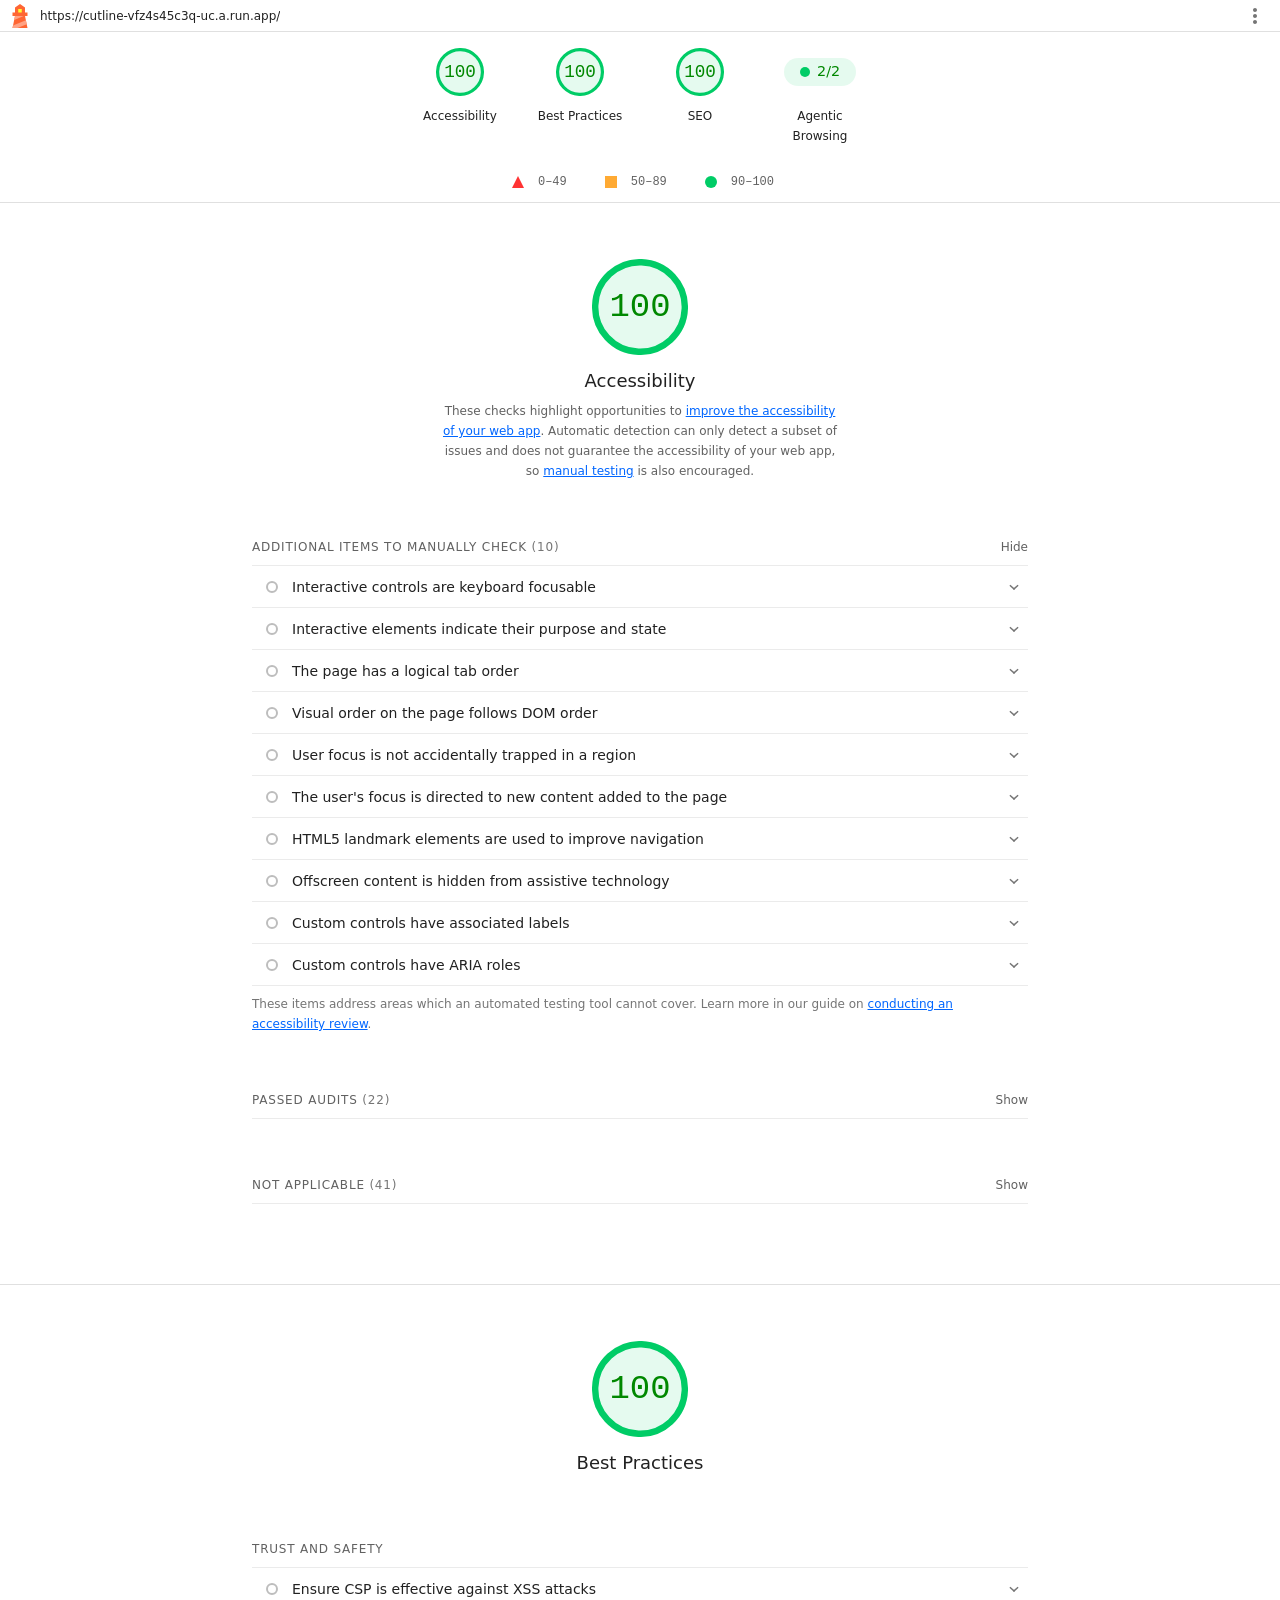
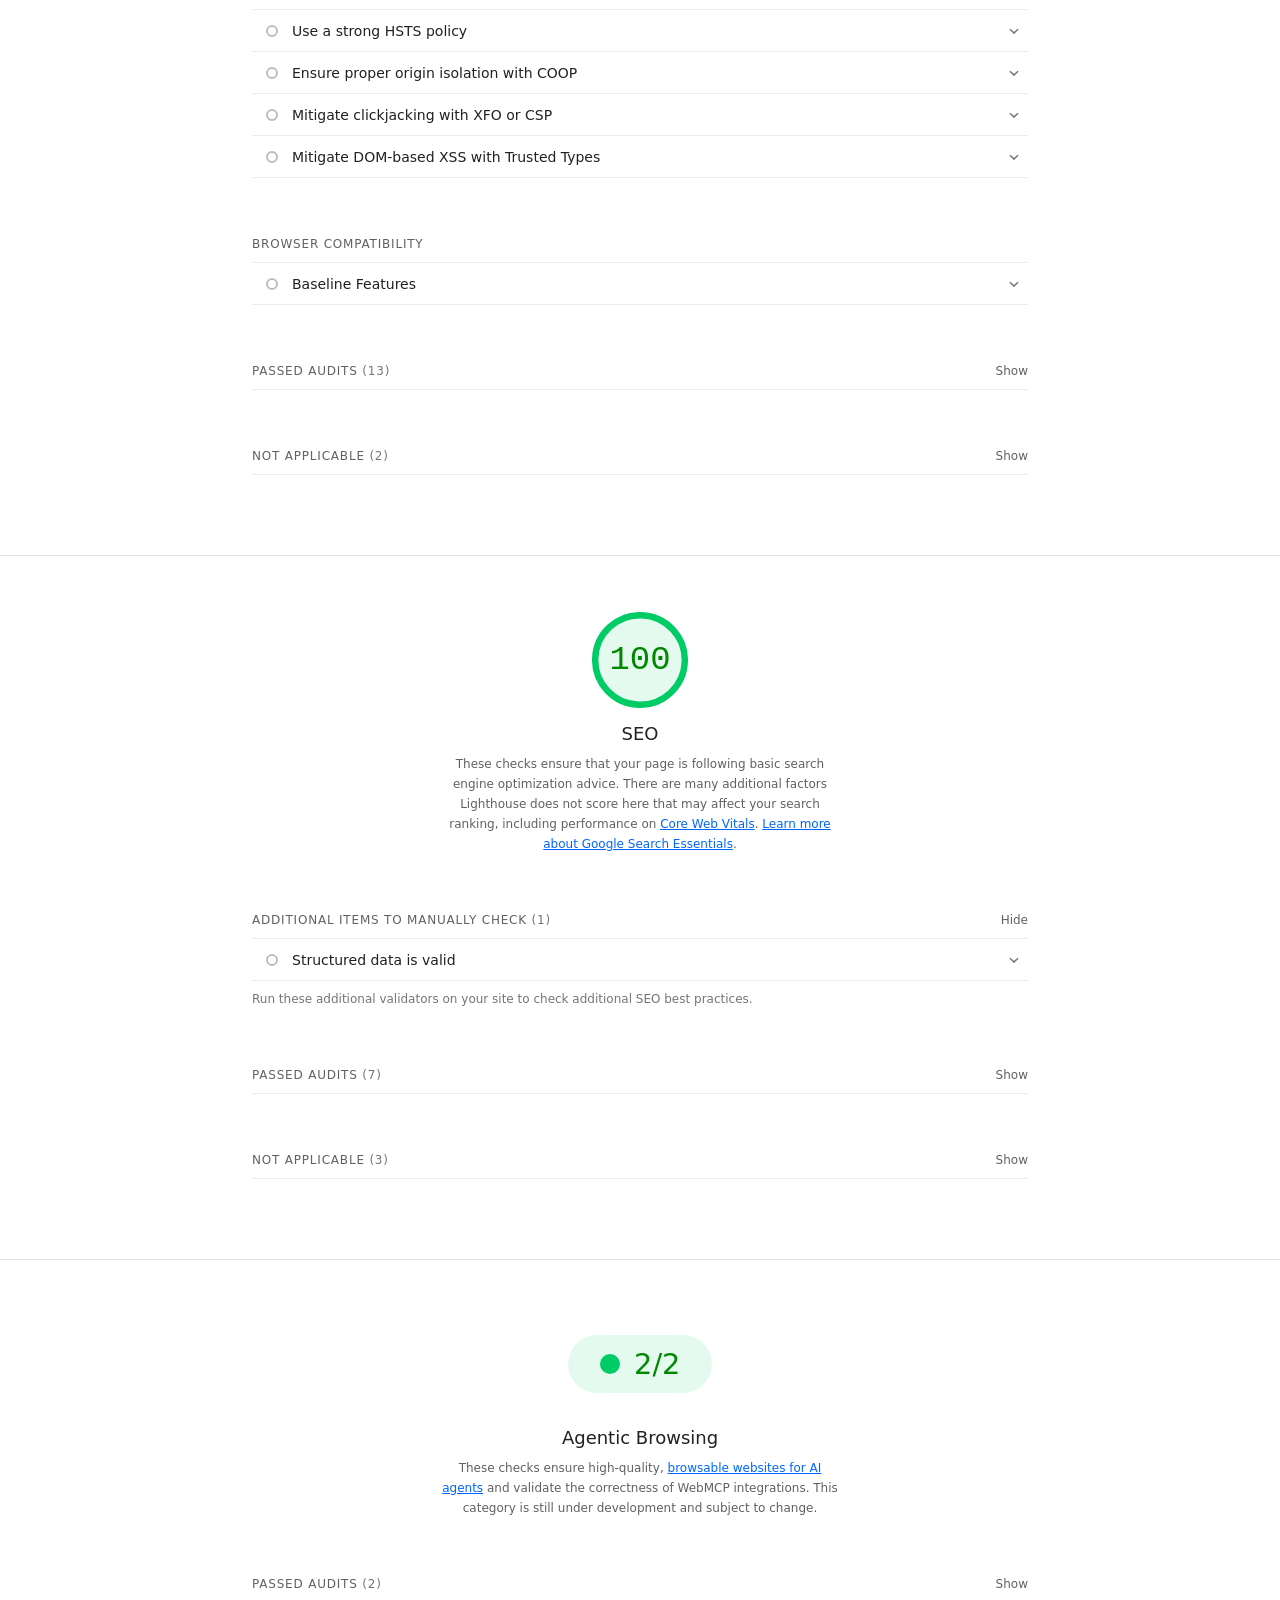
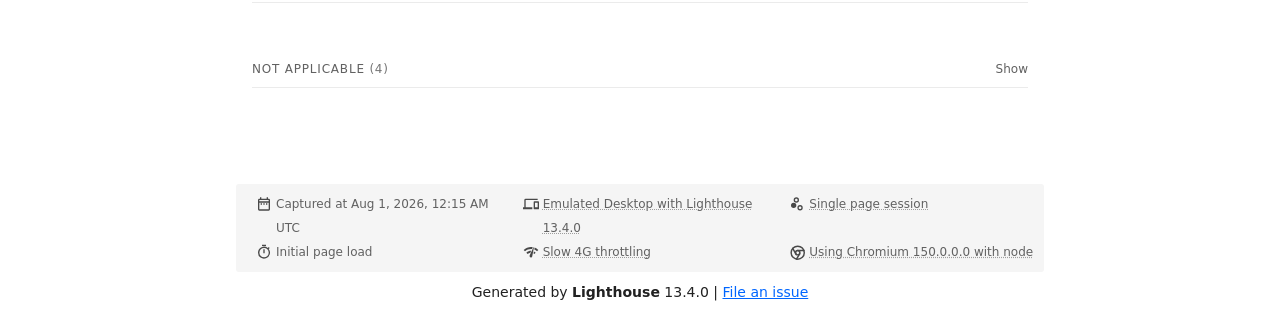
<file: qa_evidence/reports/hosted_lighthouse.html>
<!--
@license
Copyright 2018 Google LLC
SPDX-License-Identifier: Apache-2.0
-->
<!doctype html>
<html lang="en">
<head>
  <meta charset="utf-8">
  <meta name="viewport" content="width=device-width, initial-scale=1, minimum-scale=1">
  <link rel="icon" href='data:image/svg+xml;utf8,<svg fill="none" xmlns="http://www.w3.org/2000/svg" viewBox="0 0 48 48"><path d="m14 7 10-7 10 7v10h5v7h-5l5 24H9l5-24H9v-7h5V7Z" fill="%23F63"/><path d="M31.561 24H14l-1.689 8.105L31.561 24ZM18.983 48H9l1.022-4.907L35.723 32.27l1.663 7.98L18.983 48Z" fill="%23FFA385"/><path fill="%23FF3" d="M20.5 10h7v7h-7z"/></svg>'>
  <title>Lighthouse Report</title>
  <style>body {margin: 0}</style>
</head>
<body>
  <noscript>Lighthouse report requires JavaScript. Please enable.</noscript>

  <div id="lh-log"></div>

  <script>window.__LIGHTHOUSE_JSON__ = {"lighthouseVersion":"13.4.0","requestedUrl":"https://cutline-vfz4s45c3q-uc.a.run.app/","mainDocumentUrl":"https://cutline-vfz4s45c3q-uc.a.run.app/","finalDisplayedUrl":"https://cutline-vfz4s45c3q-uc.a.run.app/","finalUrl":"https://cutline-vfz4s45c3q-uc.a.run.app/","fetchTime":"2026-08-01T00:15:11.456Z","gatherMode":"navigation","runWarnings":[],"userAgent":"Mozilla/5.0 (Macintosh; Intel Mac OS X 10_15_7) AppleWebKit/537.36 (KHTML, like Gecko) Chrome/150.0.0.0 Safari/537.36 Edg/150.0.0.0","environment":{"hostUserAgent":"Mozilla/5.0 (Macintosh; Intel Mac OS X 10_15_7) AppleWebKit/537.36 (KHTML, like Gecko) Chrome/150.0.0.0 Safari/537.36 Edg/150.0.0.0","benchmarkIndex":3145.5,"credits":{"axe-core":"4.12.0"}},"audits":{"is-on-https":{"id":"is-on-https","title":"Uses HTTPS","description":"All sites should be protected with HTTPS, even ones that don't handle sensitive data. This includes avoiding [mixed content](https://developers.google.com/web/fundamentals/security/prevent-mixed-content/what-is-mixed-content), where some resources are loaded over HTTP despite the initial request being served over HTTPS. HTTPS prevents intruders from tampering with or passively listening in on the communications between your app and your users, and is a prerequisite for HTTP/2 and many new web platform APIs. [Learn more about HTTPS](https://developer.chrome.com/docs/lighthouse/pwa/is-on-https/).","score":1,"scoreDisplayMode":"binary","details":{"type":"table","headings":[{"key":"url","valueType":"url","label":"Insecure URL"},{"key":"resolution","valueType":"text","label":"Request Resolution"}],"items":[]}},"redirects-http":{"id":"redirects-http","title":"Redirects HTTP traffic to HTTPS","description":"Make sure that you redirect all HTTP traffic to HTTPS in order to enable secure web features for all your users. [Learn more](https://developer.chrome.com/docs/lighthouse/pwa/redirects-http/).","score":null,"scoreDisplayMode":"notApplicable"},"cumulative-layout-shift":{"id":"cumulative-layout-shift","title":"Cumulative Layout Shift","description":"Cumulative Layout Shift measures the movement of visible elements within the viewport. [Learn more about the Cumulative Layout Shift metric](https://web.dev/articles/cls).","score":0.99,"scoreDisplayMode":"numeric","numericValue":0.03998409625543588,"numericUnit":"unitless","displayValue":"0.04","scoringOptions":{"p10":0.1,"median":0.25},"details":{"type":"debugdata","items":[{"cumulativeLayoutShiftMainFrame":0.03998409625543588,"newEngineResult":{"cumulativeLayoutShift":0.03998409625543588,"cumulativeLayoutShiftMainFrame":0.03998409625543588},"newEngineResultDiffered":false}]}},"errors-in-console":{"id":"errors-in-console","title":"No browser errors logged to the console","description":"Errors logged to the console indicate unresolved problems. They can come from network request failures and other browser concerns. [Learn more about this errors in console diagnostic audit](https://developer.chrome.com/docs/lighthouse/best-practices/errors-in-console/)","score":1,"scoreDisplayMode":"binary","details":{"type":"table","headings":[{"key":"sourceLocation","valueType":"source-location","label":"Source"},{"key":"description","valueType":"code","label":"Description"}],"items":[]}},"image-aspect-ratio":{"id":"image-aspect-ratio","title":"Displays images with correct aspect ratio","description":"Image display dimensions should match natural aspect ratio. [Learn more about image aspect ratio](https://developer.chrome.com/docs/lighthouse/best-practices/image-aspect-ratio/).","score":1,"scoreDisplayMode":"binary","details":{"type":"table","headings":[{"key":"node","valueType":"node","label":""},{"key":"url","valueType":"url","label":"URL"},{"key":"displayedAspectRatio","valueType":"text","label":"Aspect Ratio (Displayed)"},{"key":"actualAspectRatio","valueType":"text","label":"Aspect Ratio (Actual)"}],"items":[]}},"image-size-responsive":{"id":"image-size-responsive","title":"Serves images with appropriate resolution","description":"Image natural dimensions should be proportional to the display size and the pixel ratio to maximize image clarity. [Learn how to provide responsive images](https://web.dev/articles/serve-responsive-images).","score":1,"scoreDisplayMode":"binary","details":{"type":"table","headings":[{"key":"node","valueType":"node","label":""},{"key":"url","valueType":"url","label":"URL"},{"key":"displayedSize","valueType":"text","label":"Displayed size"},{"key":"actualSize","valueType":"text","label":"Actual size"},{"key":"expectedSize","valueType":"text","label":"Expected size"}],"items":[]}},"deprecations":{"id":"deprecations","title":"Avoids deprecated APIs","description":"Deprecated APIs will eventually be removed from the browser. [Learn more about deprecated APIs](https://developer.chrome.com/docs/lighthouse/best-practices/deprecations/).","score":1,"scoreDisplayMode":"binary","details":{"type":"table","headings":[{"key":"value","valueType":"text","label":"Deprecation / Warning"},{"key":"source","valueType":"source-location","label":"Source"}],"items":[]}},"third-party-cookies":{"id":"third-party-cookies","title":"Avoids third-party cookies","description":"Third-party cookies may be blocked in some contexts. [Learn more about preparing for third-party cookie restrictions](https://privacysandbox.google.com/cookies/prepare/overview).","score":1,"scoreDisplayMode":"binary","details":{"type":"table","headings":[{"key":"name","valueType":"text","label":"Name"},{"key":"url","valueType":"url","label":"URL"}],"items":[]}},"valid-source-maps":{"id":"valid-source-maps","title":"Page has valid source maps","description":"Source maps translate minified code to the original source code. This helps developers debug in production. In addition, Lighthouse is able to provide further insights. Consider deploying source maps to take advantage of these benefits. [Learn more about source maps](https://developer.chrome.com/docs/devtools/javascript/source-maps/).","score":1,"scoreDisplayMode":"binary","details":{"type":"table","headings":[{"key":"scriptUrl","valueType":"url","subItemsHeading":{"key":"error"},"label":"URL"},{"key":"sourceMapUrl","valueType":"url","label":"Map URL"}],"items":[]}},"csp-xss":{"id":"csp-xss","title":"Ensure CSP is effective against XSS attacks","description":"A strong Content Security Policy (CSP) significantly reduces the risk of cross-site scripting (XSS) attacks. [Learn how to use a CSP to prevent XSS](https://developer.chrome.com/docs/lighthouse/best-practices/csp-xss/)","score":1,"scoreDisplayMode":"informative","details":{"type":"table","headings":[{"key":"description","valueType":"text","subItemsHeading":{"key":"description"},"label":"Description"},{"key":"directive","valueType":"code","subItemsHeading":{"key":"directive"},"label":"Directive"},{"key":"severity","valueType":"text","subItemsHeading":{"key":"severity"},"label":"Severity"}],"items":[{"severity":"High","description":"No CSP found in enforcement mode"}]}},"has-hsts":{"id":"has-hsts","title":"Use a strong HSTS policy","description":"Deployment of the HSTS header significantly reduces the risk of downgrading HTTP connections and eavesdropping attacks. A rollout in stages, starting with a low max-age is recommended. [Learn more about using a strong HSTS policy.](https://developer.chrome.com/docs/lighthouse/best-practices/has-hsts)","score":1,"scoreDisplayMode":"informative","details":{"type":"table","headings":[{"key":"description","valueType":"text","subItemsHeading":{"key":"description"},"label":"Description"},{"key":"directive","valueType":"code","subItemsHeading":{"key":"directive"},"label":"Directive"},{"key":"severity","valueType":"text","subItemsHeading":{"key":"severity"},"label":"Severity"}],"items":[{"severity":"High","description":"No HSTS header found"}]}},"origin-isolation":{"id":"origin-isolation","title":"Ensure proper origin isolation with COOP","description":"The Cross-Origin-Opener-Policy (COOP) can be used to isolate the top-level window from other documents such as pop-ups. [Learn more about deploying the COOP header.](https://web.dev/articles/why-coop-coep#coop)","score":1,"scoreDisplayMode":"informative","details":{"type":"table","headings":[{"key":"description","valueType":"text","subItemsHeading":{"key":"description"},"label":"Description"},{"key":"directive","valueType":"code","subItemsHeading":{"key":"directive"},"label":"Directive"},{"key":"severity","valueType":"text","subItemsHeading":{"key":"severity"},"label":"Severity"}],"items":[{"description":"No COOP header found","severity":"High"}]}},"clickjacking-mitigation":{"id":"clickjacking-mitigation","title":"Mitigate clickjacking with XFO or CSP","description":"The `X-Frame-Options` (XFO) header or the `frame-ancestors` directive in the `Content-Security-Policy` (CSP) header control where a page can be embedded. These can mitigate clickjacking attacks by blocking some or all sites from embedding the page. [Learn more about mitigating clickjacking](https://developer.chrome.com/docs/lighthouse/best-practices/clickjacking-mitigation).","score":1,"scoreDisplayMode":"informative","details":{"type":"table","headings":[{"key":"description","valueType":"text","subItemsHeading":{"key":"description"},"label":"Description"},{"key":"severity","valueType":"text","subItemsHeading":{"key":"severity"},"label":"Severity"}],"items":[{"severity":"High","description":"No frame control policy found"}]}},"trusted-types-xss":{"id":"trusted-types-xss","title":"Mitigate DOM-based XSS with Trusted Types","description":"The `require-trusted-types-for` directive in the `Content-Security-Policy` (CSP) header instructs user agents to control the data passed to DOM XSS sink functions. [Learn more about mitigating DOM-based XSS with Trusted Types](https://developer.chrome.com/docs/lighthouse/best-practices/trusted-types-xss).","score":1,"scoreDisplayMode":"informative","details":{"type":"table","headings":[{"key":"description","valueType":"text","subItemsHeading":{"key":"description"},"label":"Description"},{"key":"severity","valueType":"text","subItemsHeading":{"key":"severity"},"label":"Severity"}],"items":[{"severity":"High","description":"No `Content-Security-Policy` header with Trusted Types directive found"}]}},"accesskeys":{"id":"accesskeys","title":"`[accesskey]` values are unique","description":"Access keys let users quickly focus a part of the page. For proper navigation, each access key must be unique. [Learn more about access keys](https://dequeuniversity.com/rules/axe/4.12/accesskeys).","score":null,"scoreDisplayMode":"notApplicable"},"aria-allowed-attr":{"id":"aria-allowed-attr","title":"`[aria-*]` attributes match their roles","description":"Each ARIA `role` supports a specific subset of `aria-*` attributes. Mismatching these invalidates the `aria-*` attributes. [Learn how to match ARIA attributes to their roles](https://dequeuniversity.com/rules/axe/4.12/aria-allowed-attr).","score":1,"scoreDisplayMode":"binary","details":{"type":"table","headings":[{"key":"node","valueType":"node","subItemsHeading":{"key":"relatedNode","valueType":"node"},"label":"Failing Elements"}],"items":[]}},"aria-allowed-role":{"id":"aria-allowed-role","title":"Uses ARIA roles only on compatible elements","description":"Many HTML elements can only be assigned certain ARIA roles. Using ARIA roles where they are not allowed can interfere with the accessibility of the web page. [Learn more about ARIA roles](https://dequeuniversity.com/rules/axe/4.12/aria-allowed-role).","score":null,"scoreDisplayMode":"notApplicable"},"aria-command-name":{"id":"aria-command-name","title":"`button`, `link`, and `menuitem` elements have accessible names","description":"When an element doesn't have an accessible name, screen readers announce it with a generic name, making it unusable for users who rely on screen readers. [Learn how to make command elements more accessible](https://dequeuniversity.com/rules/axe/4.12/aria-command-name).","score":null,"scoreDisplayMode":"notApplicable"},"aria-conditional-attr":{"id":"aria-conditional-attr","title":"ARIA attributes are used as specified for the element's role","description":"Some ARIA attributes are only allowed on an element under certain conditions. [Learn more about conditional ARIA attributes](https://dequeuniversity.com/rules/axe/4.12/aria-conditional-attr).","score":1,"scoreDisplayMode":"binary","details":{"type":"table","headings":[{"key":"node","valueType":"node","subItemsHeading":{"key":"relatedNode","valueType":"node"},"label":"Failing Elements"}],"items":[]}},"aria-deprecated-role":{"id":"aria-deprecated-role","title":"Deprecated ARIA roles were not used","description":"Deprecated ARIA roles may not be processed correctly by assistive technology. [Learn more about deprecated ARIA roles](https://dequeuniversity.com/rules/axe/4.12/aria-deprecated-role).","score":1,"scoreDisplayMode":"binary","details":{"type":"table","headings":[{"key":"node","valueType":"node","subItemsHeading":{"key":"relatedNode","valueType":"node"},"label":"Failing Elements"}],"items":[]}},"aria-dialog-name":{"id":"aria-dialog-name","title":"Elements with `role=\"dialog\"` or `role=\"alertdialog\"` have accessible names.","description":"ARIA dialog elements without accessible names may prevent screen readers users from discerning the purpose of these elements. [Learn how to make ARIA dialog elements more accessible](https://dequeuniversity.com/rules/axe/4.12/aria-dialog-name).","score":null,"scoreDisplayMode":"notApplicable"},"aria-hidden-body":{"id":"aria-hidden-body","title":"`[aria-hidden=\"true\"]` is not present on the document `\u003cbody>`","description":"Assistive technologies, like screen readers, work inconsistently when `aria-hidden=\"true\"` is set on the document `\u003cbody>`. [Learn how `aria-hidden` affects the document body](https://dequeuniversity.com/rules/axe/4.12/aria-hidden-body).","score":1,"scoreDisplayMode":"binary","details":{"type":"table","headings":[{"key":"node","valueType":"node","subItemsHeading":{"key":"relatedNode","valueType":"node"},"label":"Failing Elements"}],"items":[]}},"aria-hidden-focus":{"id":"aria-hidden-focus","title":"`[aria-hidden=\"true\"]` elements do not contain focusable descendents","description":"Focusable descendents within an `[aria-hidden=\"true\"]` element prevent those interactive elements from being available to users of assistive technologies like screen readers. [Learn how `aria-hidden` affects focusable elements](https://dequeuniversity.com/rules/axe/4.12/aria-hidden-focus).","score":1,"scoreDisplayMode":"binary","details":{"type":"table","headings":[{"key":"node","valueType":"node","subItemsHeading":{"key":"relatedNode","valueType":"node"},"label":"Failing Elements"}],"items":[]}},"aria-input-field-name":{"id":"aria-input-field-name","title":"ARIA input fields have accessible names","description":"When an input field doesn't have an accessible name, screen readers announce it with a generic name, making it unusable for users who rely on screen readers. [Learn more about input field labels](https://dequeuniversity.com/rules/axe/4.12/aria-input-field-name).","score":null,"scoreDisplayMode":"notApplicable"},"aria-meter-name":{"id":"aria-meter-name","title":"ARIA `meter` elements have accessible names","description":"When a meter element doesn't have an accessible name, screen readers announce it with a generic name, making it unusable for users who rely on screen readers. [Learn how to name `meter` elements](https://dequeuniversity.com/rules/axe/4.12/aria-meter-name).","score":null,"scoreDisplayMode":"notApplicable"},"aria-progressbar-name":{"id":"aria-progressbar-name","title":"ARIA `progressbar` elements have accessible names","description":"When a `progressbar` element doesn't have an accessible name, screen readers announce it with a generic name, making it unusable for users who rely on screen readers. [Learn how to label `progressbar` elements](https://dequeuniversity.com/rules/axe/4.12/aria-progressbar-name).","score":null,"scoreDisplayMode":"notApplicable"},"aria-prohibited-attr":{"id":"aria-prohibited-attr","title":"Elements use only permitted ARIA attributes","description":"Using ARIA attributes in roles where they are prohibited can mean that important information is not communicated to users of assistive technologies. [Learn more about prohibited ARIA roles](https://dequeuniversity.com/rules/axe/4.12/aria-prohibited-attr).","score":1,"scoreDisplayMode":"binary","details":{"type":"table","headings":[{"key":"node","valueType":"node","subItemsHeading":{"key":"relatedNode","valueType":"node"},"label":"Failing Elements"}],"items":[]}},"aria-required-attr":{"id":"aria-required-attr","title":"`[role]`s have all required `[aria-*]` attributes","description":"Some ARIA roles have required attributes that describe the state of the element to screen readers. [Learn more about roles and required attributes](https://dequeuniversity.com/rules/axe/4.12/aria-required-attr).","score":1,"scoreDisplayMode":"binary","details":{"type":"table","headings":[{"key":"node","valueType":"node","subItemsHeading":{"key":"relatedNode","valueType":"node"},"label":"Failing Elements"}],"items":[]}},"aria-required-children":{"id":"aria-required-children","title":"Elements with an ARIA `[role]` that require children to contain a specific `[role]` have all required children.","description":"Some ARIA parent roles must contain specific child roles to perform their intended accessibility functions. [Learn more about roles and required children elements](https://dequeuniversity.com/rules/axe/4.12/aria-required-children).","score":null,"scoreDisplayMode":"notApplicable"},"aria-required-parent":{"id":"aria-required-parent","title":"`[role]`s are contained by their required parent element","description":"Some ARIA child roles must be contained by specific parent roles to properly perform their intended accessibility functions. [Learn more about ARIA roles and required parent element](https://dequeuniversity.com/rules/axe/4.12/aria-required-parent).","score":null,"scoreDisplayMode":"notApplicable"},"aria-roles":{"id":"aria-roles","title":"`[role]` values are valid","description":"ARIA roles must have valid values in order to perform their intended accessibility functions. [Learn more about valid ARIA roles](https://dequeuniversity.com/rules/axe/4.12/aria-roles).","score":1,"scoreDisplayMode":"binary","details":{"type":"table","headings":[{"key":"node","valueType":"node","subItemsHeading":{"key":"relatedNode","valueType":"node"},"label":"Failing Elements"}],"items":[]}},"aria-text":{"id":"aria-text","title":"Elements with the `role=text` attribute do not have focusable descendents.","description":"Adding `role=text` around a text node split by markup enables VoiceOver to treat it as one phrase, but the element's focusable descendents will not be announced. [Learn more about the `role=text` attribute](https://dequeuniversity.com/rules/axe/4.12/aria-text).","score":null,"scoreDisplayMode":"notApplicable"},"aria-toggle-field-name":{"id":"aria-toggle-field-name","title":"ARIA toggle fields have accessible names","description":"When a toggle field doesn't have an accessible name, screen readers announce it with a generic name, making it unusable for users who rely on screen readers. [Learn more about toggle fields](https://dequeuniversity.com/rules/axe/4.12/aria-toggle-field-name).","score":null,"scoreDisplayMode":"notApplicable"},"aria-tooltip-name":{"id":"aria-tooltip-name","title":"ARIA `tooltip` elements have accessible names","description":"When a tooltip element doesn't have an accessible name, screen readers announce it with a generic name, making it unusable for users who rely on screen readers. [Learn how to name `tooltip` elements](https://dequeuniversity.com/rules/axe/4.12/aria-tooltip-name).","score":null,"scoreDisplayMode":"notApplicable"},"aria-treeitem-name":{"id":"aria-treeitem-name","title":"ARIA `treeitem` elements have accessible names","description":"When a `treeitem` element doesn't have an accessible name, screen readers announce it with a generic name, making it unusable for users who rely on screen readers. [Learn more about labeling `treeitem` elements](https://dequeuniversity.com/rules/axe/4.12/aria-treeitem-name).","score":null,"scoreDisplayMode":"notApplicable"},"aria-valid-attr-value":{"id":"aria-valid-attr-value","title":"`[aria-*]` attributes have valid values","description":"Assistive technologies, like screen readers, can't interpret ARIA attributes with invalid values. [Learn more about valid values for ARIA attributes](https://dequeuniversity.com/rules/axe/4.12/aria-valid-attr-value).","score":1,"scoreDisplayMode":"binary","details":{"type":"table","headings":[{"key":"node","valueType":"node","subItemsHeading":{"key":"relatedNode","valueType":"node"},"label":"Failing Elements"}],"items":[]}},"aria-valid-attr":{"id":"aria-valid-attr","title":"`[aria-*]` attributes are valid and not misspelled","description":"Assistive technologies, like screen readers, can't interpret ARIA attributes with invalid names. [Learn more about valid ARIA attributes](https://dequeuniversity.com/rules/axe/4.12/aria-valid-attr).","score":1,"scoreDisplayMode":"binary","details":{"type":"table","headings":[{"key":"node","valueType":"node","subItemsHeading":{"key":"relatedNode","valueType":"node"},"label":"Failing Elements"}],"items":[]}},"button-name":{"id":"button-name","title":"Buttons have an accessible name","description":"When a button doesn't have an accessible name, screen readers announce it as \"button\", making it unusable for users who rely on screen readers. [Learn how to make buttons more accessible](https://dequeuniversity.com/rules/axe/4.12/button-name).","score":1,"scoreDisplayMode":"binary","details":{"type":"table","headings":[{"key":"node","valueType":"node","subItemsHeading":{"key":"relatedNode","valueType":"node"},"label":"Failing Elements"}],"items":[]}},"bypass":{"id":"bypass","title":"The page contains a heading, skip link, or landmark region","description":"Adding ways to bypass repetitive content lets keyboard users navigate the page more efficiently. [Learn more about bypass blocks](https://dequeuniversity.com/rules/axe/4.12/bypass).","score":null,"scoreDisplayMode":"notApplicable"},"color-contrast":{"id":"color-contrast","title":"Background and foreground colors have a sufficient contrast ratio","description":"Low-contrast text is difficult or impossible for many users to read. [Learn how to provide sufficient color contrast](https://dequeuniversity.com/rules/axe/4.12/color-contrast).","score":1,"scoreDisplayMode":"binary","details":{"type":"table","headings":[{"key":"node","valueType":"node","subItemsHeading":{"key":"relatedNode","valueType":"node"},"label":"Failing Elements"}],"items":[]}},"definition-list":{"id":"definition-list","title":"`\u003cdl>`'s contain only properly-ordered `\u003cdt>` and `\u003cdd>` groups, `\u003cscript>`, `\u003ctemplate>` or `\u003cdiv>` elements.","description":"When definition lists are not properly marked up, screen readers may produce confusing or inaccurate output. [Learn how to structure definition lists correctly](https://dequeuniversity.com/rules/axe/4.12/definition-list).","score":null,"scoreDisplayMode":"notApplicable"},"dlitem":{"id":"dlitem","title":"Definition list items are wrapped in `\u003cdl>` elements","description":"Definition list items (`\u003cdt>` and `\u003cdd>`) must be wrapped in a parent `\u003cdl>` element to ensure that screen readers can properly announce them. [Learn how to structure definition lists correctly](https://dequeuniversity.com/rules/axe/4.12/dlitem).","score":null,"scoreDisplayMode":"notApplicable"},"document-title":{"id":"document-title","title":"Document has a `\u003ctitle>` element","description":"The title gives screen reader users an overview of the page, and search engine users rely on it heavily to determine if a page is relevant to their search. [Learn more about document titles](https://dequeuniversity.com/rules/axe/4.12/document-title).","score":1,"scoreDisplayMode":"binary","details":{"type":"table","headings":[{"key":"node","valueType":"node","subItemsHeading":{"key":"relatedNode","valueType":"node"},"label":"Failing Elements"}],"items":[]}},"duplicate-id-aria":{"id":"duplicate-id-aria","title":"ARIA IDs are unique","description":"The value of an ARIA ID must be unique to prevent other instances from being overlooked by assistive technologies. [Learn how to fix duplicate ARIA IDs](https://dequeuniversity.com/rules/axe/4.12/duplicate-id-aria).","score":null,"scoreDisplayMode":"notApplicable"},"empty-heading":{"id":"empty-heading","title":"All heading elements contain content.","description":"A heading with no content or inaccessible text prevent screen reader users from accessing information on the page's structure. [Learn more about headings](https://dequeuniversity.com/rules/axe/4.12/empty-heading).","score":null,"scoreDisplayMode":"notApplicable"},"form-field-multiple-labels":{"id":"form-field-multiple-labels","title":"No form fields have multiple labels","description":"Form fields with multiple labels can be confusingly announced by assistive technologies like screen readers which use either the first, the last, or all of the labels. [Learn how to use form labels](https://dequeuniversity.com/rules/axe/4.12/form-field-multiple-labels).","score":null,"scoreDisplayMode":"notApplicable"},"frame-title":{"id":"frame-title","title":"`\u003cframe>` or `\u003ciframe>` elements have a title","description":"Screen reader users rely on frame titles to describe the contents of frames. [Learn more about frame titles](https://dequeuniversity.com/rules/axe/4.12/frame-title).","score":null,"scoreDisplayMode":"notApplicable"},"heading-order":{"id":"heading-order","title":"Heading elements appear in a sequentially-descending order","description":"Properly ordered headings that do not skip levels convey the semantic structure of the page, making it easier to navigate and understand when using assistive technologies. [Learn more about heading order](https://dequeuniversity.com/rules/axe/4.12/heading-order).","score":1,"scoreDisplayMode":"binary","details":{"type":"table","headings":[{"key":"node","valueType":"node","subItemsHeading":{"key":"relatedNode","valueType":"node"},"label":"Failing Elements"}],"items":[]}},"html-has-lang":{"id":"html-has-lang","title":"`\u003chtml>` element has a `[lang]` attribute","description":"If a page doesn't specify a `lang` attribute, a screen reader assumes that the page is in the default language that the user chose when setting up the screen reader. If the page isn't actually in the default language, then the screen reader might not announce the page's text correctly. [Learn more about the `lang` attribute](https://dequeuniversity.com/rules/axe/4.12/html-has-lang).","score":1,"scoreDisplayMode":"binary","details":{"type":"table","headings":[{"key":"node","valueType":"node","subItemsHeading":{"key":"relatedNode","valueType":"node"},"label":"Failing Elements"}],"items":[]}},"html-lang-valid":{"id":"html-lang-valid","title":"`\u003chtml>` element has a valid value for its `[lang]` attribute","description":"Specifying a valid [BCP 47 language](https://www.w3.org/International/questions/qa-choosing-language-tags#question) helps screen readers announce text properly. [Learn how to use the `lang` attribute](https://dequeuniversity.com/rules/axe/4.12/html-lang-valid).","score":1,"scoreDisplayMode":"binary","details":{"type":"table","headings":[{"key":"node","valueType":"node","subItemsHeading":{"key":"relatedNode","valueType":"node"},"label":"Failing Elements"}],"items":[]}},"html-xml-lang-mismatch":{"id":"html-xml-lang-mismatch","title":"`\u003chtml>` element has an `[xml:lang]` attribute with the same base language as the `[lang]` attribute.","description":"If the webpage does not specify a consistent language, then the screen reader might not announce the page's text correctly. [Learn more about the `lang` attribute](https://dequeuniversity.com/rules/axe/4.12/html-xml-lang-mismatch).","score":null,"scoreDisplayMode":"notApplicable"},"identical-links-same-purpose":{"id":"identical-links-same-purpose","title":"Identical links have the same purpose.","description":"Links with the same destination should have the same description, to help users understand the link's purpose and decide whether to follow it. [Learn more about identical links](https://dequeuniversity.com/rules/axe/4.12/identical-links-same-purpose).","score":null,"scoreDisplayMode":"notApplicable"},"image-alt":{"id":"image-alt","title":"Image elements have `[alt]` attributes","description":"Informative elements should aim for short, descriptive alternate text. Decorative elements can be ignored with an empty alt attribute. [Learn more about the `alt` attribute](https://dequeuniversity.com/rules/axe/4.12/image-alt).","score":null,"scoreDisplayMode":"notApplicable"},"image-redundant-alt":{"id":"image-redundant-alt","title":"Image elements do not have `[alt]` attributes that are redundant text.","description":"Informative elements should aim for short, descriptive alternative text. Alternative text that is exactly the same as the text adjacent to the link or image is potentially confusing for screen reader users, because the text will be read twice. [Learn more about the `alt` attribute](https://dequeuniversity.com/rules/axe/4.12/image-redundant-alt).","score":null,"scoreDisplayMode":"notApplicable"},"input-button-name":{"id":"input-button-name","title":"Input buttons have discernible text.","description":"Adding discernable and accessible text to input buttons may help screen reader users understand the purpose of the input button. [Learn more about input buttons](https://dequeuniversity.com/rules/axe/4.12/input-button-name).","score":null,"scoreDisplayMode":"notApplicable"},"input-image-alt":{"id":"input-image-alt","title":"`\u003cinput type=\"image\">` elements have `[alt]` text","description":"When an image is being used as an `\u003cinput>` button, providing alternative text can help screen reader users understand the purpose of the button. [Learn about input image alt text](https://dequeuniversity.com/rules/axe/4.12/input-image-alt).","score":null,"scoreDisplayMode":"notApplicable"},"label-content-name-mismatch":{"id":"label-content-name-mismatch","title":"Elements with visible text labels have matching accessible names.","description":"Visible text labels that do not match the accessible name can result in a confusing experience for screen reader users. [Learn more about accessible names](https://dequeuniversity.com/rules/axe/4.12/label-content-name-mismatch).","score":null,"scoreDisplayMode":"notApplicable"},"label":{"id":"label","title":"Form elements have associated labels","description":"Labels ensure that form controls are announced properly by assistive technologies, like screen readers. [Learn more about form element labels](https://dequeuniversity.com/rules/axe/4.12/label).","score":null,"scoreDisplayMode":"notApplicable"},"landmark-one-main":{"id":"landmark-one-main","title":"Document has a main landmark.","description":"One main landmark helps screen reader users navigate a web page. [Learn more about landmarks](https://dequeuniversity.com/rules/axe/4.12/landmark-one-main).","score":1,"scoreDisplayMode":"binary","details":{"type":"table","headings":[{"key":"node","valueType":"node","subItemsHeading":{"key":"relatedNode","valueType":"node"},"label":"Failing Elements"}],"items":[]}},"link-name":{"id":"link-name","title":"Links have a discernible name","description":"Link text (and alternate text for images, when used as links) that is discernible, unique, and focusable improves the navigation experience for screen reader users. [Learn how to make links accessible](https://dequeuniversity.com/rules/axe/4.12/link-name).","score":1,"scoreDisplayMode":"binary","details":{"type":"table","headings":[{"key":"node","valueType":"node","subItemsHeading":{"key":"relatedNode","valueType":"node"},"label":"Failing Elements"}],"items":[]}},"link-in-text-block":{"id":"link-in-text-block","title":"Links are distinguishable without relying on color.","description":"Low-contrast text is difficult or impossible for many users to read. Link text that is discernible improves the experience for users with low vision. [Learn how to make links distinguishable](https://dequeuniversity.com/rules/axe/4.12/link-in-text-block).","score":null,"scoreDisplayMode":"notApplicable"},"list":{"id":"list","title":"Lists contain only `\u003cli>` elements and script supporting elements (`\u003cscript>` and `\u003ctemplate>`).","description":"Screen readers have a specific way of announcing lists. Ensuring proper list structure aids screen reader output. [Learn more about proper list structure](https://dequeuniversity.com/rules/axe/4.12/list).","score":null,"scoreDisplayMode":"notApplicable"},"listitem":{"id":"listitem","title":"List items (`\u003cli>`) are contained within `\u003cul>`, `\u003col>` or `\u003cmenu>` parent elements","description":"Screen readers require list items (`\u003cli>`) to be contained within a parent `\u003cul>`, `\u003col>` or `\u003cmenu>` to be announced properly. [Learn more about proper list structure](https://dequeuniversity.com/rules/axe/4.12/listitem).","score":null,"scoreDisplayMode":"notApplicable"},"meta-refresh":{"id":"meta-refresh","title":"The document does not use `\u003cmeta http-equiv=\"refresh\">`","description":"Users do not expect a page to refresh automatically, and doing so will move focus back to the top of the page. This may create a frustrating or confusing experience. [Learn more about the refresh meta tag](https://dequeuniversity.com/rules/axe/4.12/meta-refresh).","score":null,"scoreDisplayMode":"notApplicable"},"meta-viewport":{"id":"meta-viewport","title":"`[user-scalable=\"no\"]` is not used in the `\u003cmeta name=\"viewport\">` element and the `[maximum-scale]` attribute is not less than 5.","description":"Disabling zooming is problematic for users with low vision who rely on screen magnification to properly see the contents of a web page. [Learn more about the viewport meta tag](https://dequeuniversity.com/rules/axe/4.12/meta-viewport).","score":1,"scoreDisplayMode":"binary","details":{"type":"table","headings":[{"key":"node","valueType":"node","subItemsHeading":{"key":"relatedNode","valueType":"node"},"label":"Failing Elements"}],"items":[]}},"object-alt":{"id":"object-alt","title":"`\u003cobject>` elements have alternate text","description":"Screen readers cannot translate non-text content. Adding alternate text to `\u003cobject>` elements helps screen readers convey meaning to users. [Learn more about alt text for `object` elements](https://dequeuniversity.com/rules/axe/4.12/object-alt).","score":null,"scoreDisplayMode":"notApplicable"},"select-name":{"id":"select-name","title":"Select elements have associated label elements.","description":"Form elements without effective labels can create frustrating experiences for screen reader users. [Learn more about the `select` element](https://dequeuniversity.com/rules/axe/4.12/select-name).","score":null,"scoreDisplayMode":"notApplicable"},"skip-link":{"id":"skip-link","title":"Skip links are focusable.","description":"Including a skip link can help users skip to the main content to save time. [Learn more about skip links](https://dequeuniversity.com/rules/axe/4.12/skip-link).","score":1,"scoreDisplayMode":"binary","details":{"type":"table","headings":[{"key":"node","valueType":"node","subItemsHeading":{"key":"relatedNode","valueType":"node"},"label":"Failing Elements"}],"items":[]}},"tabindex":{"id":"tabindex","title":"No element has a `[tabindex]` value greater than 0","description":"A value greater than 0 implies an explicit navigation ordering. Although technically valid, this often creates frustrating experiences for users who rely on assistive technologies. [Learn more about the `tabindex` attribute](https://dequeuniversity.com/rules/axe/4.12/tabindex).","score":null,"scoreDisplayMode":"notApplicable"},"table-duplicate-name":{"id":"table-duplicate-name","title":"Tables have different content in the summary attribute and `\u003ccaption>`.","description":"The summary attribute should describe the table structure, while `\u003ccaption>` should have the onscreen title. Accurate table mark-up helps users of screen readers. [Learn more about summary and caption](https://dequeuniversity.com/rules/axe/4.12/table-duplicate-name).","score":null,"scoreDisplayMode":"notApplicable"},"table-fake-caption":{"id":"table-fake-caption","title":"Tables use `\u003ccaption>` instead of cells with the `[colspan]` attribute to indicate a caption.","description":"Screen readers have features to make navigating tables easier. Ensuring that tables use the actual caption element instead of cells with the `[colspan]` attribute may improve the experience for screen reader users. [Learn more about captions](https://dequeuniversity.com/rules/axe/4.12/table-fake-caption).","score":1,"scoreDisplayMode":"binary","details":{"type":"table","headings":[{"key":"node","valueType":"node","subItemsHeading":{"key":"relatedNode","valueType":"node"},"label":"Failing Elements"}],"items":[]}},"target-size":{"id":"target-size","title":"Touch targets have sufficient size and spacing.","description":"Touch targets with sufficient size and spacing help users who may have difficulty targeting small controls to activate the targets. [Learn more about touch targets](https://dequeuniversity.com/rules/axe/4.12/target-size).","score":1,"scoreDisplayMode":"binary","details":{"type":"table","headings":[{"key":"node","valueType":"node","subItemsHeading":{"key":"relatedNode","valueType":"node"},"label":"Failing Elements"}],"items":[]}},"td-has-header":{"id":"td-has-header","title":"`\u003ctd>` elements in a large `\u003ctable>` have one or more table headers.","description":"Screen readers have features to make navigating tables easier. Ensuring that `\u003ctd>` elements in a large table (3 or more cells in width and height) have an associated table header may improve the experience for screen reader users. [Learn more about table headers](https://dequeuniversity.com/rules/axe/4.12/td-has-header).","score":1,"scoreDisplayMode":"binary","details":{"type":"table","headings":[{"key":"node","valueType":"node","subItemsHeading":{"key":"relatedNode","valueType":"node"},"label":"Failing Elements"}],"items":[]}},"td-headers-attr":{"id":"td-headers-attr","title":"Cells in a `\u003ctable>` element that use the `[headers]` attribute refer to table cells within the same table.","description":"Screen readers have features to make navigating tables easier. Ensuring `\u003ctd>` cells using the `[headers]` attribute only refer to other cells in the same table may improve the experience for screen reader users. [Learn more about the `headers` attribute](https://dequeuniversity.com/rules/axe/4.12/td-headers-attr).","score":1,"scoreDisplayMode":"binary","details":{"type":"table","headings":[{"key":"node","valueType":"node","subItemsHeading":{"key":"relatedNode","valueType":"node"},"label":"Failing Elements"}],"items":[]}},"th-has-data-cells":{"id":"th-has-data-cells","title":"`\u003cth>` elements and elements with `[role=\"columnheader\"/\"rowheader\"]` have data cells they describe.","description":"Screen readers have features to make navigating tables easier. Ensuring table headers always refer to some set of cells may improve the experience for screen reader users. [Learn more about table headers](https://dequeuniversity.com/rules/axe/4.12/th-has-data-cells).","score":null,"scoreDisplayMode":"notApplicable"},"valid-lang":{"id":"valid-lang","title":"`[lang]` attributes have a valid value","description":"Specifying a valid [BCP 47 language](https://www.w3.org/International/questions/qa-choosing-language-tags#question) on elements helps ensure that text is pronounced correctly by a screen reader. [Learn how to use the `lang` attribute](https://dequeuniversity.com/rules/axe/4.12/valid-lang).","score":null,"scoreDisplayMode":"notApplicable"},"video-caption":{"id":"video-caption","title":"`\u003cvideo>` elements contain a `\u003ctrack>` element with `[kind=\"captions\"]`","description":"When a video provides a caption it is easier for deaf and hearing impaired users to access its information. [Learn more about video captions](https://dequeuniversity.com/rules/axe/4.12/video-caption).","score":null,"scoreDisplayMode":"notApplicable"},"custom-controls-labels":{"id":"custom-controls-labels","title":"Custom controls have associated labels","description":"Custom interactive controls have associated labels, provided by aria-label or aria-labelledby. [Learn more about custom controls and labels](https://developer.chrome.com/docs/lighthouse/accessibility/custom-controls-labels/).","score":null,"scoreDisplayMode":"manual"},"custom-controls-roles":{"id":"custom-controls-roles","title":"Custom controls have ARIA roles","description":"Custom interactive controls have appropriate ARIA roles. [Learn how to add roles to custom controls](https://developer.chrome.com/docs/lighthouse/accessibility/custom-control-roles/).","score":null,"scoreDisplayMode":"manual"},"focus-traps":{"id":"focus-traps","title":"User focus is not accidentally trapped in a region","description":"A user can tab into and out of any control or region without accidentally trapping their focus. [Learn how to avoid focus traps](https://developer.chrome.com/docs/lighthouse/accessibility/focus-traps/).","score":null,"scoreDisplayMode":"manual"},"focusable-controls":{"id":"focusable-controls","title":"Interactive controls are keyboard focusable","description":"Custom interactive controls are keyboard focusable and display a focus indicator. [Learn how to make custom controls focusable](https://developer.chrome.com/docs/lighthouse/accessibility/focusable-controls/).","score":null,"scoreDisplayMode":"manual"},"interactive-element-affordance":{"id":"interactive-element-affordance","title":"Interactive elements indicate their purpose and state","description":"Interactive elements, such as links and buttons, should indicate their state and be distinguishable from non-interactive elements. [Learn how to decorate interactive elements with affordance hints](https://developer.chrome.com/docs/lighthouse/accessibility/interactive-element-affordance/).","score":null,"scoreDisplayMode":"manual"},"logical-tab-order":{"id":"logical-tab-order","title":"The page has a logical tab order","description":"Tabbing through the page follows the visual layout. Users cannot focus elements that are offscreen. [Learn more about logical tab ordering](https://developer.chrome.com/docs/lighthouse/accessibility/logical-tab-order/).","score":null,"scoreDisplayMode":"manual"},"managed-focus":{"id":"managed-focus","title":"The user's focus is directed to new content added to the page","description":"If new content, such as a dialog, is added to the page, the user's focus is directed to it. [Learn how to direct focus to new content](https://developer.chrome.com/docs/lighthouse/accessibility/managed-focus/).","score":null,"scoreDisplayMode":"manual"},"offscreen-content-hidden":{"id":"offscreen-content-hidden","title":"Offscreen content is hidden from assistive technology","description":"Offscreen content is hidden with display: none or aria-hidden=true. [Learn how to properly hide offscreen content](https://developer.chrome.com/docs/lighthouse/accessibility/offscreen-content-hidden/).","score":null,"scoreDisplayMode":"manual"},"use-landmarks":{"id":"use-landmarks","title":"HTML5 landmark elements are used to improve navigation","description":"Landmark elements (`\u003cmain>`, `\u003cnav>`, etc.) are used to improve the keyboard navigation of the page for assistive technology. [Learn more about landmark elements](https://developer.chrome.com/docs/lighthouse/accessibility/use-landmarks/).","score":null,"scoreDisplayMode":"manual"},"visual-order-follows-dom":{"id":"visual-order-follows-dom","title":"Visual order on the page follows DOM order","description":"DOM order matches the visual order, improving navigation for assistive technology. [Learn more about DOM and visual ordering](https://developer.chrome.com/docs/lighthouse/accessibility/visual-order-follows-dom/).","score":null,"scoreDisplayMode":"manual"},"autocomplete-valid":{"id":"autocomplete-valid","title":"`autocomplete` attributes are used correctly","description":"The `autocomplete` attribute values must be valid and correctly applied for screen readers to function correctly. [Learn more about valid autocomplete values](https://dequeuniversity.com/rules/axe/4.12/autocomplete-valid).","score":null,"scoreDisplayMode":"notApplicable"},"presentation-role-conflict":{"id":"presentation-role-conflict","title":"Elements with `role=\"none\"` or `role=\"presentation\"` do not have conflicts","description":"There are certain cases where the semantic role of an element with `role=\"none\"` or `role=\"presentation\"` does not resolve to none or presentation. To ensure the element remains removed from the accessibility tree, you should not add any global ARIA attributes to the element or make it focusable. [Learn more about presentation role conflict](https://dequeuniversity.com/rules/axe/4.12/presentation-role-conflict).","score":null,"scoreDisplayMode":"notApplicable"},"svg-img-alt":{"id":"svg-img-alt","title":"SVG elements with an `img` role have an accessible text alternative","description":"Ensures SVG elements with an `img`, `graphics-document` or `graphics-symbol` role have an accessible text alternative. [Learn more about SVG alt text](https://dequeuniversity.com/rules/axe/4.12/svg-img-alt).","score":null,"scoreDisplayMode":"notApplicable"},"doctype":{"id":"doctype","title":"Page has the HTML doctype","description":"Specifying a doctype prevents the browser from switching to quirks-mode. [Learn more about the doctype declaration](https://developer.chrome.com/docs/lighthouse/best-practices/doctype/).","score":1,"scoreDisplayMode":"binary"},"charset":{"id":"charset","title":"Properly defines charset","description":"A character encoding declaration is required. It can be done with a `\u003cmeta>` tag in the first 1024 bytes of the HTML or in the Content-Type HTTP response header. [Learn more about declaring the character encoding](https://developer.chrome.com/docs/lighthouse/best-practices/charset/).","score":1,"scoreDisplayMode":"binary"},"geolocation-on-start":{"id":"geolocation-on-start","title":"Avoids requesting the geolocation permission on page load","description":"Users are mistrustful of or confused by sites that request their location without context. Consider tying the request to a user action instead. [Learn more about the geolocation permission](https://developer.chrome.com/docs/lighthouse/best-practices/geolocation-on-start/). Also consider using the [`\u003cgeolocation>` element](https://developer.chrome.com/blog/geolocation-html-element).","score":1,"scoreDisplayMode":"binary","details":{"type":"table","headings":[{"key":"source","valueType":"source-location","label":"Source"}],"items":[]}},"inspector-issues":{"id":"inspector-issues","title":"No issues in the `Issues` panel in Chrome Devtools","description":"Issues logged to the `Issues` panel in Chrome Devtools indicate unresolved problems. They can come from network request failures, insufficient security controls, and other browser concerns. Open up the Issues panel in Chrome DevTools for more details on each issue.","score":1,"scoreDisplayMode":"binary","details":{"type":"table","headings":[{"key":"issueType","valueType":"text","subItemsHeading":{"key":"url","valueType":"url"},"label":"Issue type"}],"items":[]}},"js-libraries":{"id":"js-libraries","title":"Detected JavaScript libraries","description":"All front-end JavaScript libraries detected on the page. [Learn more about this JavaScript library detection diagnostic audit](https://developer.chrome.com/docs/lighthouse/best-practices/js-libraries/).","score":null,"scoreDisplayMode":"notApplicable"},"notification-on-start":{"id":"notification-on-start","title":"Avoids requesting the notification permission on page load","description":"Users are mistrustful of or confused by sites that request to send notifications without context. Consider tying the request to user gestures instead. [Learn more about responsibly getting permission for notifications](https://developer.chrome.com/docs/lighthouse/best-practices/notification-on-start/).","score":1,"scoreDisplayMode":"binary","details":{"type":"table","headings":[{"key":"source","valueType":"source-location","label":"Source"}],"items":[]}},"paste-preventing-inputs":{"id":"paste-preventing-inputs","title":"Allows users to paste into input fields","description":"Preventing input pasting is a bad practice for the UX, and weakens security by blocking password managers.[Learn more about user-friendly input fields](https://developer.chrome.com/docs/lighthouse/best-practices/paste-preventing-inputs/).","score":1,"scoreDisplayMode":"binary","details":{"type":"table","headings":[{"key":"node","valueType":"node","label":"Failing Elements"}],"items":[]}},"baseline":{"id":"baseline","title":"Baseline Features","description":"Lists web features used on the page and their Baseline status as of 2026-06-05. [Learn more about Baseline](https://webstatus.dev/).","score":1,"scoreDisplayMode":"informative","details":{"type":"table","headings":[{"key":"featureId","valueType":"link","label":"Web-features"},{"key":"displayStatus","valueType":"baseline-status","label":"Baseline Status"},{"key":"source","valueType":"source-location","label":"Source"}],"items":[{"featureId":{"type":"link","text":"ua-client-hints","url":"https://webstatus.dev/features/ua-client-hints"},"displayStatus":{"type":"baseline-status","status":"limited","displayString":"Limited Availability"},"source":{"type":"source-location","url":"https://ntp.msn.com/edge/ntp?locale=en-US&title=New%20Tab&dsp=1&sp=Bing&feed_dis=headingsonly&en_widget_reg=false&prerender=1&PC=U531","urlProvider":"network","line":-2,"column":-2}},{"featureId":{"type":"link","text":"beforeunload","url":"https://webstatus.dev/features/beforeunload"},"displayStatus":{"type":"baseline-status","status":"limited","displayString":"Limited Availability"},"source":{"type":"source-location","url":"https://assets.msn.com/bundles/v1/edgeChromium/latest/common.12a5d3daabc1d04d.js","urlProvider":"network","line":73,"column":391889}},{"featureId":{"type":"link","text":"requestidlecallback","url":"https://webstatus.dev/features/requestidlecallback"},"displayStatus":{"type":"baseline-status","status":"limited","displayString":"Limited Availability"},"source":{"type":"source-location","url":"https://ntp.msn.com/edge/ntp?locale=en-US&title=New%20Tab&dsp=1&sp=Bing&feed_dis=headingsonly&en_widget_reg=false&prerender=1&PC=U531","urlProvider":"network","line":47,"column":80}},{"featureId":{"type":"link","text":"cookie-store","url":"https://webstatus.dev/features/cookie-store"},"displayStatus":{"type":"baseline-status","status":"limited","displayString":"Limited Availability"},"source":{"type":"source-location","url":"https://assets.msn.com/bundles/v1/edgeChromium/latest/common.12a5d3daabc1d04d.js","urlProvider":"network","line":73,"column":47712}},{"featureId":{"type":"link","text":"bfcache-blocking-reasons","url":"https://webstatus.dev/features/bfcache-blocking-reasons"},"displayStatus":{"type":"baseline-status","status":"limited","displayString":"Limited Availability"},"source":{"type":"source-location","url":"https://assets.msn.com/bundles/v1/edgeChromium/latest/common.12a5d3daabc1d04d.js","urlProvider":"network","line":65,"column":308681}},{"featureId":{"type":"link","text":"background-clip-text","url":"https://webstatus.dev/features/background-clip-text"},"displayStatus":{"type":"baseline-status","status":"limited","displayString":"Limited Availability"},"source":{"type":"source-location","url":"https://assets.msn.com/bundles/v1/edgeChromium/latest/microsoft.36c88e0cf2fa0ae3.js","urlProvider":"network","line":360,"column":23980}},{"featureId":{"type":"link","text":"backdrop-filter","url":"https://webstatus.dev/features/backdrop-filter"},"displayStatus":{"type":"baseline-status","status":"low","displayString":"Newly Available (2024-09-16)"},"source":{"type":"source-location","url":"https://cutline-vfz4s45c3q-uc.a.run.app/","urlProvider":"network","line":-2,"column":-2}},{"featureId":{"type":"link","text":"has","url":"https://webstatus.dev/features/has"},"displayStatus":{"type":"baseline-status","status":"low","displayString":"Newly Available (2023-12-19)"},"source":{"type":"source-location","url":"https://assets.msn.com/bundles/v1/edgeChromium/latest/microsoft.36c88e0cf2fa0ae3.js","urlProvider":"network","line":360,"column":23980}},{"featureId":{"type":"link","text":"masks","url":"https://webstatus.dev/features/masks"},"displayStatus":{"type":"baseline-status","status":"low","displayString":"Newly Available (2023-12-07)"},"source":{"type":"source-location","url":"https://assets.msn.com/bundles/v1/edgeChromium/latest/microsoft.36c88e0cf2fa0ae3.js","urlProvider":"network","line":360,"column":23980}},{"featureId":{"type":"link","text":"scrollbar-width","url":"https://webstatus.dev/features/scrollbar-width"},"displayStatus":{"type":"baseline-status","status":"low","displayString":"Newly Available (2024-12-11)"},"source":{"type":"source-location","url":"https://assets.msn.com/bundles/v1/edgeChromium/latest/microsoft.36c88e0cf2fa0ae3.js","urlProvider":"network","line":360,"column":23980}},{"featureId":{"type":"link","text":"fetch-priority","url":"https://webstatus.dev/features/fetch-priority"},"displayStatus":{"type":"baseline-status","status":"low","displayString":"Newly Available (2024-10-29)"},"source":{"type":"source-location","url":"https://assets.msn.com/bundles/v1/edgeChromium/latest/common.12a5d3daabc1d04d.js","urlProvider":"network","line":1,"column":8771}},{"featureId":{"type":"link","text":"nesting","url":"https://webstatus.dev/features/nesting"},"displayStatus":{"type":"baseline-status","status":"low","displayString":"Newly Available (2023-12-11)"},"source":{"type":"source-location","url":"https://assets.msn.com/bundles/v1/edgeChromium/latest/microsoft.36c88e0cf2fa0ae3.js","urlProvider":"network","line":360,"column":23980}},{"featureId":{"type":"link","text":"text-wrap","url":"https://webstatus.dev/features/text-wrap"},"displayStatus":{"type":"baseline-status","status":"low","displayString":"Newly Available (2024-10-17)"},"source":{"type":"source-location","url":"https://assets.msn.com/bundles/v1/edgeChromium/latest/microsoft.36c88e0cf2fa0ae3.js","urlProvider":"network","line":360,"column":23980}},{"featureId":{"type":"link","text":"dir-pseudo","url":"https://webstatus.dev/features/dir-pseudo"},"displayStatus":{"type":"baseline-status","status":"low","displayString":"Newly Available (2023-12-07)"},"source":{"type":"source-location","url":"https://www.bing.com/rewardsapp/widgetassets/prod/medallion/latest/js/widget.js","urlProvider":"network","line":0,"column":271852}},{"featureId":{"type":"link","text":"js-modules","url":"https://webstatus.dev/features/js-modules"},"displayStatus":{"type":"baseline-status","status":"high","displayString":"Widely Available (2018-05-09)"},"source":{"type":"source-location","url":"https://cutline-vfz4s45c3q-uc.a.run.app/","urlProvider":"network","line":-2,"column":-2}},{"featureId":{"type":"link","text":"focus-visible","url":"https://webstatus.dev/features/focus-visible"},"displayStatus":{"type":"baseline-status","status":"high","displayString":"Widely Available (2022-03-14)"},"source":{"type":"source-location","url":"https://cutline-vfz4s45c3q-uc.a.run.app/","urlProvider":"network","line":-2,"column":-2}},{"featureId":{"type":"link","text":"color-scheme","url":"https://webstatus.dev/features/color-scheme"},"displayStatus":{"type":"baseline-status","status":"high","displayString":"Widely Available (2022-02-03)"},"source":{"type":"source-location","url":"https://cutline-vfz4s45c3q-uc.a.run.app/","urlProvider":"network","line":-2,"column":-2}},{"featureId":{"type":"link","text":"overflow","url":"https://webstatus.dev/features/overflow"},"displayStatus":{"type":"baseline-status","status":"high","displayString":"Widely Available (2023-09-18)"},"source":{"type":"source-location","url":"https://cutline-vfz4s45c3q-uc.a.run.app/","urlProvider":"network","line":-2,"column":-2}},{"featureId":{"type":"link","text":"flexbox","url":"https://webstatus.dev/features/flexbox"},"displayStatus":{"type":"baseline-status","status":"high","displayString":"Widely Available (2015-09-30)"},"source":{"type":"source-location","url":"https://cutline-vfz4s45c3q-uc.a.run.app/","urlProvider":"network","line":-2,"column":-2}},{"featureId":{"type":"link","text":"grid","url":"https://webstatus.dev/features/grid"},"displayStatus":{"type":"baseline-status","status":"high","displayString":"Widely Available (2017-10-17)"},"source":{"type":"source-location","url":"https://cutline-vfz4s45c3q-uc.a.run.app/","urlProvider":"network","line":-2,"column":-2}},{"featureId":{"type":"link","text":"outline","url":"https://webstatus.dev/features/outline"},"displayStatus":{"type":"baseline-status","status":"high","displayString":"Widely Available (2023-03-27)"},"source":{"type":"source-location","url":"https://cutline-vfz4s45c3q-uc.a.run.app/","urlProvider":"network","line":-2,"column":-2}},{"featureId":{"type":"link","text":"nullish-coalescing","url":"https://webstatus.dev/features/nullish-coalescing"},"displayStatus":{"type":"baseline-status","status":"high","displayString":"Widely Available (2020-09-16)"},"source":{"type":"source-location","url":"https://cutline-vfz4s45c3q-uc.a.run.app/","urlProvider":"network","line":0,"column":0}},{"featureId":{"type":"link","text":"constructed-stylesheets","url":"https://webstatus.dev/features/constructed-stylesheets"},"displayStatus":{"type":"baseline-status","status":"high","displayString":"Widely Available (2023-03-27)"},"source":{"type":"source-location","url":"https://assets.msn.com/bundles/v1/edgeChromium/latest/microsoft.36c88e0cf2fa0ae3.js","urlProvider":"network","line":360,"column":57909}},{"featureId":{"type":"link","text":"string-replaceall","url":"https://webstatus.dev/features/string-replaceall"},"displayStatus":{"type":"baseline-status","status":"high","displayString":"Widely Available (2020-08-27)"},"source":{"type":"source-location","url":"https://cutline-vfz4s45c3q-uc.a.run.app/assets/app.js","urlProvider":"network","line":137,"column":42}},{"featureId":{"type":"link","text":"forced-colors","url":"https://webstatus.dev/features/forced-colors"},"displayStatus":{"type":"baseline-status","status":"high","displayString":"Widely Available (2022-09-12)"},"source":{"type":"source-location","url":"https://assets.msn.com/bundles/v1/edgeChromium/latest/microsoft.36c88e0cf2fa0ae3.js","urlProvider":"network","line":366,"column":4109}},{"featureId":{"type":"link","text":"intersection-observer","url":"https://webstatus.dev/features/intersection-observer"},"displayStatus":{"type":"baseline-status","status":"high","displayString":"Widely Available (2019-03-25)"},"source":{"type":"source-location","url":"https://assets.msn.com/bundles/v1/edgeChromium/latest/common.12a5d3daabc1d04d.js","urlProvider":"network","line":92,"column":52578}},{"featureId":{"type":"link","text":"storage-access","url":"https://webstatus.dev/features/storage-access"},"displayStatus":{"type":"baseline-status","status":"high","displayString":"Widely Available (2023-12-05)"},"source":{"type":"source-location","url":"https://assets.msn.com/bundles/v1/edgeChromium/latest/experience.12239592ed382ea1.js","urlProvider":"network","line":1,"column":454}},{"featureId":{"type":"link","text":"template","url":"https://webstatus.dev/features/template"},"displayStatus":{"type":"baseline-status","status":"high","displayString":"Widely Available (2015-11-12)"},"source":{"type":"source-location","url":"https://assets.msn.com/bundles/v1/edgeChromium/latest/vendors.1e0da7605b7c3d7b.js","urlProvider":"network","line":10,"column":13851}},{"featureId":{"type":"link","text":"slot","url":"https://webstatus.dev/features/slot"},"displayStatus":{"type":"baseline-status","status":"high","displayString":"Widely Available (2020-01-15)"},"source":{"type":"source-location","url":"https://assets.msn.com/bundles/v1/edgeChromium/latest/microsoft.36c88e0cf2fa0ae3.js","urlProvider":"network","line":360,"column":76302}},{"featureId":{"type":"link","text":"logical-properties","url":"https://webstatus.dev/features/logical-properties"},"displayStatus":{"type":"baseline-status","status":"high","displayString":"Widely Available (2021-09-20)"},"source":{"type":"source-location","url":"https://assets.msn.com/bundles/v1/edgeChromium/latest/microsoft.36c88e0cf2fa0ae3.js","urlProvider":"network","line":360,"column":23980}},{"featureId":{"type":"link","text":"overflow-clip","url":"https://webstatus.dev/features/overflow-clip"},"displayStatus":{"type":"baseline-status","status":"high","displayString":"Widely Available (2022-09-12)"},"source":{"type":"source-location","url":"https://assets.msn.com/bundles/v1/edgeChromium/latest/microsoft.36c88e0cf2fa0ae3.js","urlProvider":"network","line":360,"column":23980}},{"featureId":{"type":"link","text":"aspect-ratio","url":"https://webstatus.dev/features/aspect-ratio"},"displayStatus":{"type":"baseline-status","status":"high","displayString":"Widely Available (2021-09-20)"},"source":{"type":"source-location","url":"https://assets.msn.com/bundles/v1/edgeChromium/latest/microsoft.36c88e0cf2fa0ae3.js","urlProvider":"network","line":360,"column":23980}},{"featureId":{"type":"link","text":"not","url":"https://webstatus.dev/features/not"},"displayStatus":{"type":"baseline-status","status":"high","displayString":"Widely Available (2021-01-21)"},"source":{"type":"source-location","url":"https://assets.msn.com/bundles/v1/edgeChromium/latest/microsoft.36c88e0cf2fa0ae3.js","urlProvider":"network","line":360,"column":23980}},{"featureId":{"type":"link","text":"broadcast-channel","url":"https://webstatus.dev/features/broadcast-channel"},"displayStatus":{"type":"baseline-status","status":"high","displayString":"Widely Available (2022-03-14)"},"source":{"type":"source-location","url":"https://assets.msn.com/bundles/v1/edgeChromium/latest/common.12a5d3daabc1d04d.js","urlProvider":"network","line":1,"column":56080}},{"featureId":{"type":"link","text":"overflow-shorthand","url":"https://webstatus.dev/features/overflow-shorthand"},"displayStatus":{"type":"baseline-status","status":"high","displayString":"Widely Available (2020-03-24)"},"source":{"type":"source-location","url":"https://assets.msn.com/bundles/v1/edgeChromium/latest/microsoft.36c88e0cf2fa0ae3.js","urlProvider":"network","line":360,"column":23980}},{"featureId":{"type":"link","text":"clip-path","url":"https://webstatus.dev/features/clip-path"},"displayStatus":{"type":"baseline-status","status":"high","displayString":"Widely Available (2021-01-21)"}}]}},"meta-description":{"id":"meta-description","title":"Document has a meta description","description":"Meta descriptions may be included in search results to concisely summarize page content. [Learn more about the meta description](https://developer.chrome.com/docs/lighthouse/seo/meta-description/).","score":1,"scoreDisplayMode":"binary"},"http-status-code":{"id":"http-status-code","title":"Page has successful HTTP status code","description":"Pages with unsuccessful HTTP status codes may not be indexed properly. [Learn more about HTTP status codes](https://developer.chrome.com/docs/lighthouse/seo/http-status-code/).","score":1,"scoreDisplayMode":"binary"},"link-text":{"id":"link-text","title":"Links have descriptive text","description":"Descriptive link text helps search engines understand your content. [Learn how to make links more accessible](https://developer.chrome.com/docs/lighthouse/seo/link-text/).","score":1,"scoreDisplayMode":"binary","details":{"type":"table","headings":[{"key":"href","valueType":"url","label":"Link destination"},{"key":"text","valueType":"text","label":"Link Text"}],"items":[]}},"crawlable-anchors":{"id":"crawlable-anchors","title":"Links are crawlable","description":"Search engines may use `href` attributes on links to crawl websites. Ensure that the `href` attribute of anchor elements links to an appropriate destination, so more pages of the site can be discovered. [Learn how to make links crawlable](https://support.google.com/webmasters/answer/9112205)","score":1,"scoreDisplayMode":"binary","details":{"type":"table","headings":[{"key":"node","valueType":"node","label":"Uncrawlable Link"}],"items":[]}},"is-crawlable":{"id":"is-crawlable","title":"Page isn’t blocked from indexing","description":"Search engines are unable to include your pages in search results if they don't have permission to crawl them. [Learn more about crawler directives](https://developer.chrome.com/docs/lighthouse/seo/is-crawlable/).","score":1,"scoreDisplayMode":"binary","warnings":[],"details":{"type":"table","headings":[{"key":"source","valueType":"code","label":"Blocking Directive Source"}],"items":[]}},"robots-txt":{"id":"robots-txt","title":"robots.txt is valid","description":"If your robots.txt file is malformed, crawlers may not be able to understand how you want your website to be crawled or indexed. [Learn more about robots.txt](https://developer.chrome.com/docs/lighthouse/seo/invalid-robots-txt/).","score":null,"scoreDisplayMode":"notApplicable"},"hreflang":{"id":"hreflang","title":"Document has a valid `hreflang`","description":"hreflang links tell search engines what version of a page they should list in search results for a given language or region. [Learn more about `hreflang`](https://developer.chrome.com/docs/lighthouse/seo/hreflang/).","score":1,"scoreDisplayMode":"binary","details":{"type":"table","headings":[{"key":"source","valueType":"code","subItemsHeading":{"key":"reason","valueType":"text"},"label":""}],"items":[]}},"canonical":{"id":"canonical","title":"Document has a valid `rel=canonical`","description":"Canonical links suggest which URL to show in search results. [Learn more about canonical links](https://developer.chrome.com/docs/lighthouse/seo/canonical/).","score":null,"scoreDisplayMode":"notApplicable"},"structured-data":{"id":"structured-data","title":"Structured data is valid","description":"Run the [Structured Data Testing Tool](https://developers.google.com/search/docs/appearance/structured-data/) to validate structured data. [Learn more about Structured Data](https://developer.chrome.com/docs/lighthouse/seo/structured-data/).","score":null,"scoreDisplayMode":"manual"},"agent-accessibility-tree":{"id":"agent-accessibility-tree","title":"Accessibility tree is well-formed","description":"A well-formed [accessibility tree](http://goo.gle/lighthouse-agentic-a11y) helps AI agents to navigate and interact with the page.","score":1,"scoreDisplayMode":"binary","displayValue":"All audits passed"},"webmcp-registered-tools":{"id":"webmcp-registered-tools","title":"WebMCP tools registered","description":"Lists the [WebMCP tools](http://goo.gle/webmcp-docs) registered at the time of analysis.","score":null,"scoreDisplayMode":"notApplicable"},"webmcp-form-coverage":{"id":"webmcp-form-coverage","title":"WebMCP form coverage","description":"Consider adding [WebMCP](http://goo.gle/webmcp-docs) annotations to the forms listed below. This helps AI agents identify and interact with these forms more reliably.","score":null,"scoreDisplayMode":"notApplicable"},"webmcp-schema-validity":{"id":"webmcp-schema-validity","title":"WebMCP schemas are valid","description":"Valid [WebMCP schemas](http://goo.gle/webmcp-docs) are required for AI agents to  understand and interact with tools correctly. Please fix any errors or warnings reported by the browser.","score":null,"scoreDisplayMode":"notApplicable"},"llms-txt":{"id":"llms-txt","title":"llms.txt follows recommendations","description":"If your llms.txt file does not follow recommendations, large language models may not be able to understand how you want your website to be crawled or used for training. The [llms.txt](https://llmstxt.org/) file should be a Markdown file containing at least one H1 header.","score":null,"scoreDisplayMode":"notApplicable"}},"configSettings":{"output":["json","html"],"maxWaitForFcp":30000,"maxWaitForLoad":30000,"pauseAfterFcpMs":1000,"pauseAfterLoadMs":1000,"networkQuietThresholdMs":1000,"cpuQuietThresholdMs":1000,"formFactor":"desktop","throttling":{"rttMs":150,"throughputKbps":1638.4,"requestLatencyMs":562.5,"downloadThroughputKbps":1474.5600000000002,"uploadThroughputKbps":675,"cpuSlowdownMultiplier":4},"throttlingMethod":"simulate","screenEmulation":{"mobile":false,"width":1350,"height":940,"deviceScaleFactor":1,"disabled":false},"emulatedUserAgent":"Mozilla/5.0 (Linux; Android 11; moto g power (2022)) AppleWebKit/537.36 (KHTML, like Gecko) Chrome/136.0.0.0 Mobile Safari/537.36","auditMode":false,"gatherMode":false,"clearStorageTypes":["file_systems","shader_cache","service_workers","cache_storage"],"disableStorageReset":false,"debugNavigation":false,"channel":"node","usePassiveGathering":false,"disableFullPageScreenshot":false,"skipAboutBlank":false,"blankPage":"about:blank","ignoreStatusCode":false,"locale":"en-US","blockedUrlPatterns":null,"additionalTraceCategories":null,"extraHeaders":null,"precomputedLanternData":null,"onlyAudits":null,"onlyCategories":["accessibility","seo","best-practices","agentic-browsing"],"skipAudits":null},"categories":{"accessibility":{"title":"Accessibility","description":"These checks highlight opportunities to [improve the accessibility of your web app](https://developer.chrome.com/docs/lighthouse/accessibility/). Automatic detection can only detect a subset of issues and does not guarantee the accessibility of your web app, so [manual testing](https://web.dev/articles/how-to-review) is also encouraged.","manualDescription":"These items address areas which an automated testing tool cannot cover. Learn more in our guide on [conducting an accessibility review](https://web.dev/articles/how-to-review).","supportedModes":["navigation","snapshot"],"auditRefs":[{"id":"accesskeys","weight":0,"group":"a11y-navigation"},{"id":"aria-allowed-attr","weight":10,"group":"a11y-aria"},{"id":"aria-command-name","weight":0,"group":"a11y-aria"},{"id":"aria-conditional-attr","weight":7,"group":"a11y-aria"},{"id":"aria-deprecated-role","weight":1,"group":"a11y-aria"},{"id":"aria-dialog-name","weight":0,"group":"a11y-aria"},{"id":"aria-hidden-body","weight":10,"group":"a11y-aria"},{"id":"aria-hidden-focus","weight":7,"group":"a11y-aria"},{"id":"aria-input-field-name","weight":0,"group":"a11y-aria"},{"id":"aria-meter-name","weight":0,"group":"a11y-aria"},{"id":"aria-progressbar-name","weight":0,"group":"a11y-aria"},{"id":"aria-prohibited-attr","weight":7,"group":"a11y-aria"},{"id":"aria-required-attr","weight":10,"group":"a11y-aria"},{"id":"aria-required-children","weight":0,"group":"a11y-aria"},{"id":"aria-required-parent","weight":0,"group":"a11y-aria"},{"id":"aria-roles","weight":10,"group":"a11y-aria"},{"id":"aria-text","weight":0,"group":"a11y-aria"},{"id":"aria-toggle-field-name","weight":0,"group":"a11y-aria"},{"id":"aria-tooltip-name","weight":0,"group":"a11y-aria"},{"id":"aria-treeitem-name","weight":0,"group":"a11y-aria"},{"id":"aria-valid-attr-value","weight":10,"group":"a11y-aria"},{"id":"aria-valid-attr","weight":10,"group":"a11y-aria"},{"id":"button-name","weight":10,"group":"a11y-names-labels"},{"id":"bypass","weight":0,"group":"a11y-navigation"},{"id":"color-contrast","weight":7,"group":"a11y-color-contrast"},{"id":"definition-list","weight":0,"group":"a11y-tables-lists"},{"id":"dlitem","weight":0,"group":"a11y-tables-lists"},{"id":"document-title","weight":7,"group":"a11y-names-labels"},{"id":"duplicate-id-aria","weight":0,"group":"a11y-aria"},{"id":"form-field-multiple-labels","weight":0,"group":"a11y-names-labels"},{"id":"frame-title","weight":0,"group":"a11y-names-labels"},{"id":"heading-order","weight":3,"group":"a11y-navigation"},{"id":"html-has-lang","weight":7,"group":"a11y-language"},{"id":"html-lang-valid","weight":7,"group":"a11y-language"},{"id":"html-xml-lang-mismatch","weight":0,"group":"a11y-language"},{"id":"image-alt","weight":0,"group":"a11y-names-labels"},{"id":"input-button-name","weight":0,"group":"a11y-names-labels"},{"id":"input-image-alt","weight":0,"group":"a11y-names-labels"},{"id":"label","weight":0,"group":"a11y-names-labels"},{"id":"link-in-text-block","weight":0,"group":"a11y-color-contrast"},{"id":"link-name","weight":7,"group":"a11y-names-labels"},{"id":"list","weight":0,"group":"a11y-tables-lists"},{"id":"listitem","weight":0,"group":"a11y-tables-lists"},{"id":"meta-refresh","weight":0,"group":"a11y-best-practices"},{"id":"meta-viewport","weight":10,"group":"a11y-best-practices"},{"id":"object-alt","weight":0,"group":"a11y-names-labels"},{"id":"select-name","weight":0,"group":"a11y-names-labels"},{"id":"skip-link","weight":3,"group":"a11y-names-labels"},{"id":"tabindex","weight":0,"group":"a11y-navigation"},{"id":"target-size","weight":7,"group":"a11y-best-practices"},{"id":"td-headers-attr","weight":7,"group":"a11y-tables-lists"},{"id":"th-has-data-cells","weight":0,"group":"a11y-tables-lists"},{"id":"valid-lang","weight":0,"group":"a11y-language"},{"id":"video-caption","weight":0,"group":"a11y-audio-video"},{"id":"landmark-one-main","weight":3,"group":"a11y-best-practices"},{"id":"autocomplete-valid","weight":0,"group":"a11y-best-practices"},{"id":"presentation-role-conflict","weight":0,"group":"a11y-best-practices"},{"id":"svg-img-alt","weight":0,"group":"a11y-best-practices"},{"id":"focusable-controls","weight":0},{"id":"interactive-element-affordance","weight":0},{"id":"logical-tab-order","weight":0},{"id":"visual-order-follows-dom","weight":0},{"id":"focus-traps","weight":0},{"id":"managed-focus","weight":0},{"id":"use-landmarks","weight":0},{"id":"offscreen-content-hidden","weight":0},{"id":"custom-controls-labels","weight":0},{"id":"custom-controls-roles","weight":0},{"id":"table-duplicate-name","weight":0,"group":"a11y-best-practices"},{"id":"empty-heading","weight":0,"group":"a11y-best-practices"},{"id":"aria-allowed-role","weight":0,"group":"a11y-best-practices"},{"id":"image-redundant-alt","weight":0,"group":"a11y-names-labels"},{"id":"identical-links-same-purpose","weight":0,"group":"a11y-best-practices"},{"id":"label-content-name-mismatch","weight":0,"group":"hidden"},{"id":"table-fake-caption","weight":0,"group":"hidden"},{"id":"td-has-header","weight":0,"group":"hidden"}],"id":"accessibility","score":1},"best-practices":{"title":"Best Practices","supportedModes":["navigation","timespan","snapshot"],"auditRefs":[{"id":"is-on-https","weight":5,"group":"best-practices-trust-safety"},{"id":"redirects-http","weight":0,"group":"best-practices-trust-safety"},{"id":"geolocation-on-start","weight":1,"group":"best-practices-trust-safety"},{"id":"notification-on-start","weight":1,"group":"best-practices-trust-safety"},{"id":"csp-xss","weight":0,"group":"best-practices-trust-safety"},{"id":"has-hsts","weight":0,"group":"best-practices-trust-safety"},{"id":"origin-isolation","weight":0,"group":"best-practices-trust-safety"},{"id":"clickjacking-mitigation","weight":0,"group":"best-practices-trust-safety"},{"id":"trusted-types-xss","weight":0,"group":"best-practices-trust-safety"},{"id":"paste-preventing-inputs","weight":3,"group":"best-practices-ux"},{"id":"image-aspect-ratio","weight":1,"group":"best-practices-ux"},{"id":"image-size-responsive","weight":1,"group":"best-practices-ux"},{"id":"doctype","weight":1,"group":"best-practices-browser-compat"},{"id":"charset","weight":1,"group":"best-practices-browser-compat"},{"id":"baseline","weight":0,"group":"best-practices-browser-compat"},{"id":"js-libraries","weight":0,"group":"best-practices-general"},{"id":"deprecations","weight":5,"group":"best-practices-general"},{"id":"third-party-cookies","weight":5,"group":"best-practices-general"},{"id":"errors-in-console","weight":1,"group":"best-practices-general"},{"id":"valid-source-maps","weight":0,"group":"best-practices-general"},{"id":"inspector-issues","weight":1,"group":"best-practices-general"}],"id":"best-practices","score":1},"seo":{"title":"SEO","description":"These checks ensure that your page is following basic search engine optimization advice. There are many additional factors Lighthouse does not score here that may affect your search ranking, including performance on [Core Web Vitals](https://web.dev/explore/vitals). [Learn more about Google Search Essentials](https://support.google.com/webmasters/answer/35769).","manualDescription":"Run these additional validators on your site to check additional SEO best practices.","supportedModes":["navigation","snapshot"],"auditRefs":[{"id":"is-crawlable","weight":4.043478260869565,"group":"seo-crawl"},{"id":"document-title","weight":1,"group":"seo-content"},{"id":"meta-description","weight":1,"group":"seo-content"},{"id":"http-status-code","weight":1,"group":"seo-crawl"},{"id":"link-text","weight":1,"group":"seo-content"},{"id":"crawlable-anchors","weight":1,"group":"seo-crawl"},{"id":"robots-txt","weight":0,"group":"seo-crawl"},{"id":"image-alt","weight":0,"group":"seo-content"},{"id":"hreflang","weight":1,"group":"seo-content"},{"id":"canonical","weight":0,"group":"seo-content"},{"id":"structured-data","weight":0}],"id":"seo","score":1},"agentic-browsing":{"title":"Agentic Browsing","description":"These checks ensure high-quality, [browsable websites for AI agents](https://goo.gle/lighthouse-agentic-web) and validate the correctness of WebMCP integrations. This category is still under development and subject to change.","supportedModes":["navigation","snapshot"],"categoryScoreDisplayMode":"fraction","auditRefs":[{"id":"agent-accessibility-tree","weight":1,"group":"agent-accessibility"},{"id":"webmcp-form-coverage","weight":0,"group":"webmcp"},{"id":"webmcp-registered-tools","weight":0,"group":"webmcp"},{"id":"webmcp-schema-validity","weight":0,"group":"webmcp"},{"id":"cumulative-layout-shift","weight":1,"acronym":"CLS"},{"id":"llms-txt","weight":0,"group":"agent-accessibility"}],"id":"agentic-browsing","score":1}},"categoryGroups":{"metrics":{"title":"Metrics"},"insights":{"title":"Insights","description":"These insights are also available in the Chrome DevTools Performance Panel - [record a trace](https://developer.chrome.com/docs/devtools/performance/reference) to view more detailed information."},"diagnostics":{"title":"Diagnostics","description":"More information about the performance of your application. These numbers don't [directly affect](https://developer.chrome.com/docs/lighthouse/performance/performance-scoring/) the Performance score."},"a11y-best-practices":{"title":"Best practices","description":"These items highlight common accessibility best practices."},"a11y-color-contrast":{"title":"Contrast","description":"These are opportunities to improve the legibility of your content."},"a11y-names-labels":{"title":"Names and labels","description":"These are opportunities to improve the semantics of the controls in your application. This may enhance the experience for users of assistive technology, like a screen reader."},"a11y-navigation":{"title":"Navigation","description":"These are opportunities to improve keyboard navigation in your application."},"a11y-aria":{"title":"ARIA","description":"These are opportunities to improve the usage of ARIA in your application which may enhance the experience for users of assistive technology, like a screen reader."},"a11y-language":{"title":"Internationalization and localization","description":"These are opportunities to improve the interpretation of your content by users in different locales."},"a11y-audio-video":{"title":"Audio and video","description":"These are opportunities to provide alternative content for audio and video. This may improve the experience for users with hearing or vision impairments."},"a11y-tables-lists":{"title":"Tables and lists","description":"These are opportunities to improve the experience of reading tabular or list data using assistive technology, like a screen reader."},"seo-mobile":{"title":"Mobile Friendly","description":"Make sure your pages are mobile friendly so users don’t have to pinch or zoom in order to read the content pages. [Learn how to make pages mobile-friendly](https://developers.google.com/search/mobile-sites/)."},"seo-content":{"title":"Content Best Practices","description":"Format your HTML in a way that enables crawlers to better understand your app’s content."},"seo-crawl":{"title":"Crawling and Indexing","description":"To appear in search results, crawlers need access to your app."},"best-practices-trust-safety":{"title":"Trust and Safety"},"best-practices-ux":{"title":"User Experience"},"best-practices-browser-compat":{"title":"Browser Compatibility"},"best-practices-general":{"title":"General"},"webmcp":{"title":"WebMCP","description":"Audits validating WebMCP integration."},"agent-accessibility":{"title":"Agent Accessibility","description":"These audits highlight best practices for improving the accessibility of the website for AI agents."},"hidden":{"title":""}},"stackPacks":[],"entities":[],"timing":{"entries":[{"startTime":6462543.55,"name":"lh:config","duration":137.42,"entryType":"measure"},{"startTime":6462544.71,"name":"lh:config:resolveArtifactsToDefns","duration":0.35,"entryType":"measure"},{"startTime":6462681.02,"name":"lh:runner:gather","duration":5626.02,"entryType":"measure"},{"startTime":6462682.36,"name":"lh:driver:connect","duration":2.3,"entryType":"measure"},{"startTime":6462684.76,"name":"lh:driver:navigate","duration":54.17,"entryType":"measure"},{"startTime":6462739.16,"name":"lh:gather:getBenchmarkIndex","duration":1008.38,"entryType":"measure"},{"startTime":6463747.57,"name":"lh:gather:getVersion","duration":1.05,"entryType":"measure"},{"startTime":6463748.64,"name":"lh:gather:getDevicePixelRatio","duration":0.64,"entryType":"measure"},{"startTime":6463749.44,"name":"lh:prepare:navigationMode","duration":780.37,"entryType":"measure"},{"startTime":6463749.86,"name":"lh:gather:getVersion","duration":0.21,"entryType":"measure"},{"startTime":6463759.59,"name":"lh:storage:clearDataForOrigin","duration":16.53,"entryType":"measure"},{"startTime":6463776.22,"name":"lh:storage:clearBrowserCaches","duration":752.27,"entryType":"measure"},{"startTime":6464529.4,"name":"lh:gather:prepareThrottlingAndNetwork","duration":0.4,"entryType":"measure"},{"startTime":6464578.82,"name":"lh:driver:navigate","duration":3056.29,"entryType":"measure"},{"startTime":6467911.41,"name":"lh:computed:NetworkRecords","duration":1.13,"entryType":"measure"},{"startTime":6467913.13,"name":"lh:gather:getArtifact:WebMCP","duration":1.47,"entryType":"measure"},{"startTime":6467914.61,"name":"lh:gather:getArtifact:WebMcpSchemaIssues","duration":0.01,"entryType":"measure"},{"startTime":6467914.63,"name":"lh:gather:getArtifact:LlmsTxt","duration":86.91,"entryType":"measure"},{"startTime":6468001.57,"name":"lh:gather:getArtifact:DevtoolsLog","duration":0.02,"entryType":"measure"},{"startTime":6468001.61,"name":"lh:gather:getArtifact:Trace","duration":0.01,"entryType":"measure"},{"startTime":6468001.63,"name":"lh:gather:getArtifact:Accessibility","duration":175.06,"entryType":"measure"},{"startTime":6468176.83,"name":"lh:gather:getArtifact:AnchorElements","duration":9.27,"entryType":"measure"},{"startTime":6468186.12,"name":"lh:gather:getArtifact:ConsoleMessages","duration":0.02,"entryType":"measure"},{"startTime":6468186.15,"name":"lh:gather:getArtifact:Doctype","duration":0.44,"entryType":"measure"},{"startTime":6468186.62,"name":"lh:gather:getArtifact:Inputs","duration":1.24,"entryType":"measure"},{"startTime":6468187.89,"name":"lh:gather:getArtifact:ImageElements","duration":4.09,"entryType":"measure"},{"startTime":6468192.09,"name":"lh:gather:getArtifact:InspectorIssues","duration":0.07,"entryType":"measure"},{"startTime":6468192.18,"name":"lh:gather:getArtifact:LinkElements","duration":1.73,"entryType":"measure"},{"startTime":6468193.81,"name":"lh:computed:MainResource","duration":0.08,"entryType":"measure"},{"startTime":6468193.93,"name":"lh:gather:getArtifact:MainDocumentContent","duration":0.77,"entryType":"measure"},{"startTime":6468194.71,"name":"lh:gather:getArtifact:MetaElements","duration":1.63,"entryType":"measure"},{"startTime":6468196.37,"name":"lh:gather:getArtifact:NetworkUserAgent","duration":0.03,"entryType":"measure"},{"startTime":6468196.42,"name":"lh:gather:getArtifact:RobotsTxt","duration":102.8,"entryType":"measure"},{"startTime":6468299.25,"name":"lh:gather:getArtifact:Scripts","duration":0.1,"entryType":"measure"},{"startTime":6468299.39,"name":"lh:gather:getArtifact:SourceMaps","duration":0.05,"entryType":"measure"},{"startTime":6468299.47,"name":"lh:gather:getArtifact:Stacks","duration":5.88,"entryType":"measure"},{"startTime":6468299.48,"name":"lh:gather:collectStacks","duration":5.85,"entryType":"measure"},{"startTime":6468305.37,"name":"lh:gather:getArtifact:ViewportDimensions","duration":0.46,"entryType":"measure"},{"startTime":6468305.85,"name":"lh:gather:getArtifact:FullPageScreenshot","duration":0.02,"entryType":"measure"},{"startTime":6468307.12,"name":"lh:runner:audit","duration":176.01,"entryType":"measure"},{"startTime":6468307.13,"name":"lh:runner:auditing","duration":175.87,"entryType":"measure"},{"startTime":6468308.42,"name":"lh:audit:is-on-https","duration":3,"entryType":"measure"},{"startTime":6468311.84,"name":"lh:audit:redirects-http","duration":1.4,"entryType":"measure"},{"startTime":6468313.56,"name":"lh:audit:cumulative-layout-shift","duration":37.7,"entryType":"measure"},{"startTime":6468313.92,"name":"lh:computed:CumulativeLayoutShift","duration":32.53,"entryType":"measure"},{"startTime":6468314.01,"name":"lh:computed:ProcessedTrace","duration":14,"entryType":"measure"},{"startTime":6468351.5,"name":"lh:audit:errors-in-console","duration":1.51,"entryType":"measure"},{"startTime":6468351.83,"name":"lh:computed:JSBundles","duration":0.45,"entryType":"measure"},{"startTime":6468353.23,"name":"lh:audit:image-aspect-ratio","duration":0.75,"entryType":"measure"},{"startTime":6468354.19,"name":"lh:audit:image-size-responsive","duration":0.95,"entryType":"measure"},{"startTime":6468354.41,"name":"lh:computed:ImageRecords","duration":0.16,"entryType":"measure"},{"startTime":6468355.33,"name":"lh:audit:deprecations","duration":0.79,"entryType":"measure"},{"startTime":6468356.32,"name":"lh:audit:third-party-cookies","duration":0.63,"entryType":"measure"},{"startTime":6468357.2,"name":"lh:audit:valid-source-maps","duration":0.91,"entryType":"measure"},{"startTime":6468357.58,"name":"lh:computed:EntityClassification","duration":0.03,"entryType":"measure"},{"startTime":6468358.23,"name":"lh:audit:csp-xss","duration":0.59,"entryType":"measure"},{"startTime":6468358.94,"name":"lh:audit:has-hsts","duration":0.58,"entryType":"measure"},{"startTime":6468359.63,"name":"lh:audit:origin-isolation","duration":0.53,"entryType":"measure"},{"startTime":6468360.26,"name":"lh:audit:clickjacking-mitigation","duration":0.45,"entryType":"measure"},{"startTime":6468360.81,"name":"lh:audit:trusted-types-xss","duration":0.41,"entryType":"measure"},{"startTime":6468361.34,"name":"lh:audit:accesskeys","duration":0.4,"entryType":"measure"},{"startTime":6468361.86,"name":"lh:audit:aria-allowed-attr","duration":1.93,"entryType":"measure"},{"startTime":6468363.93,"name":"lh:audit:aria-allowed-role","duration":1.95,"entryType":"measure"},{"startTime":6468366.04,"name":"lh:audit:aria-command-name","duration":0.52,"entryType":"measure"},{"startTime":6468366.68,"name":"lh:audit:aria-conditional-attr","duration":1.85,"entryType":"measure"},{"startTime":6468368.66,"name":"lh:audit:aria-deprecated-role","duration":1.77,"entryType":"measure"},{"startTime":6468370.56,"name":"lh:audit:aria-dialog-name","duration":0.5,"entryType":"measure"},{"startTime":6468371.27,"name":"lh:audit:aria-hidden-body","duration":1.87,"entryType":"measure"},{"startTime":6468373.28,"name":"lh:audit:aria-hidden-focus","duration":2.04,"entryType":"measure"},{"startTime":6468375.46,"name":"lh:audit:aria-input-field-name","duration":0.5,"entryType":"measure"},{"startTime":6468376.11,"name":"lh:audit:aria-meter-name","duration":0.66,"entryType":"measure"},{"startTime":6468376.92,"name":"lh:audit:aria-progressbar-name","duration":0.65,"entryType":"measure"},{"startTime":6468377.7,"name":"lh:audit:aria-prohibited-attr","duration":1.86,"entryType":"measure"},{"startTime":6468379.7,"name":"lh:audit:aria-required-attr","duration":4.56,"entryType":"measure"},{"startTime":6468384.39,"name":"lh:audit:aria-required-children","duration":0.59,"entryType":"measure"},{"startTime":6468385.1,"name":"lh:audit:aria-required-parent","duration":0.6,"entryType":"measure"},{"startTime":6468385.81,"name":"lh:audit:aria-roles","duration":1.51,"entryType":"measure"},{"startTime":6468387.45,"name":"lh:audit:aria-text","duration":0.64,"entryType":"measure"},{"startTime":6468388.19,"name":"lh:audit:aria-toggle-field-name","duration":0.66,"entryType":"measure"},{"startTime":6468388.96,"name":"lh:audit:aria-tooltip-name","duration":0.69,"entryType":"measure"},{"startTime":6468389.76,"name":"lh:audit:aria-treeitem-name","duration":0.76,"entryType":"measure"},{"startTime":6468390.62,"name":"lh:audit:aria-valid-attr-value","duration":1.56,"entryType":"measure"},{"startTime":6468392.3,"name":"lh:audit:aria-valid-attr","duration":1.74,"entryType":"measure"},{"startTime":6468394.19,"name":"lh:audit:button-name","duration":1.79,"entryType":"measure"},{"startTime":6468396.11,"name":"lh:audit:bypass","duration":1.85,"entryType":"measure"},{"startTime":6468398.11,"name":"lh:audit:color-contrast","duration":1.79,"entryType":"measure"},{"startTime":6468400.03,"name":"lh:audit:definition-list","duration":4.01,"entryType":"measure"},{"startTime":6468404.18,"name":"lh:audit:dlitem","duration":0.91,"entryType":"measure"},{"startTime":6468405.21,"name":"lh:audit:document-title","duration":1.64,"entryType":"measure"},{"startTime":6468406.96,"name":"lh:audit:duplicate-id-aria","duration":1.59,"entryType":"measure"},{"startTime":6468408.67,"name":"lh:audit:empty-heading","duration":1.55,"entryType":"measure"},{"startTime":6468410.32,"name":"lh:audit:form-field-multiple-labels","duration":0.82,"entryType":"measure"},{"startTime":6468411.26,"name":"lh:audit:frame-title","duration":0.83,"entryType":"measure"},{"startTime":6468412.2,"name":"lh:audit:heading-order","duration":1.78,"entryType":"measure"},{"startTime":6468414.12,"name":"lh:audit:html-has-lang","duration":1.75,"entryType":"measure"},{"startTime":6468415.99,"name":"lh:audit:html-lang-valid","duration":1.61,"entryType":"measure"},{"startTime":6468417.72,"name":"lh:audit:html-xml-lang-mismatch","duration":0.98,"entryType":"measure"},{"startTime":6468418.82,"name":"lh:audit:identical-links-same-purpose","duration":1.71,"entryType":"measure"},{"startTime":6468420.64,"name":"lh:audit:image-alt","duration":0.97,"entryType":"measure"},{"startTime":6468421.72,"name":"lh:audit:image-redundant-alt","duration":3.83,"entryType":"measure"},{"startTime":6468425.67,"name":"lh:audit:input-button-name","duration":0.96,"entryType":"measure"},{"startTime":6468426.73,"name":"lh:audit:input-image-alt","duration":1.02,"entryType":"measure"},{"startTime":6468427.85,"name":"lh:audit:label-content-name-mismatch","duration":1.06,"entryType":"measure"},{"startTime":6468429.01,"name":"lh:audit:label","duration":1.05,"entryType":"measure"},{"startTime":6468430.17,"name":"lh:audit:landmark-one-main","duration":1.47,"entryType":"measure"},{"startTime":6468431.75,"name":"lh:audit:link-name","duration":1.52,"entryType":"measure"},{"startTime":6468433.37,"name":"lh:audit:link-in-text-block","duration":1.12,"entryType":"measure"},{"startTime":6468434.6,"name":"lh:audit:list","duration":1.33,"entryType":"measure"},{"startTime":6468436.08,"name":"lh:audit:listitem","duration":1.33,"entryType":"measure"},{"startTime":6468437.53,"name":"lh:audit:meta-refresh","duration":1.33,"entryType":"measure"},{"startTime":6468438.98,"name":"lh:audit:meta-viewport","duration":1.7,"entryType":"measure"},{"startTime":6468440.8,"name":"lh:audit:object-alt","duration":3.9,"entryType":"measure"},{"startTime":6468444.91,"name":"lh:audit:select-name","duration":1.54,"entryType":"measure"},{"startTime":6468446.57,"name":"lh:audit:skip-link","duration":1.5,"entryType":"measure"},{"startTime":6468448.18,"name":"lh:audit:tabindex","duration":1.41,"entryType":"measure"},{"startTime":6468449.71,"name":"lh:audit:table-duplicate-name","duration":1.66,"entryType":"measure"},{"startTime":6468451.48,"name":"lh:audit:table-fake-caption","duration":1.62,"entryType":"measure"},{"startTime":6468453.21,"name":"lh:audit:target-size","duration":1.54,"entryType":"measure"},{"startTime":6468454.86,"name":"lh:audit:td-has-header","duration":1.61,"entryType":"measure"},{"startTime":6468456.59,"name":"lh:audit:td-headers-attr","duration":1.97,"entryType":"measure"},{"startTime":6468458.71,"name":"lh:audit:th-has-data-cells","duration":1.8,"entryType":"measure"},{"startTime":6468460.64,"name":"lh:audit:valid-lang","duration":1.52,"entryType":"measure"},{"startTime":6468462.27,"name":"lh:audit:video-caption","duration":4.65,"entryType":"measure"},{"startTime":6468466.96,"name":"lh:audit:custom-controls-labels","duration":0.03,"entryType":"measure"},{"startTime":6468467.01,"name":"lh:audit:custom-controls-roles","duration":0,"entryType":"measure"},{"startTime":6468467.03,"name":"lh:audit:focus-traps","duration":0,"entryType":"measure"},{"startTime":6468467.05,"name":"lh:audit:focusable-controls","duration":0,"entryType":"measure"},{"startTime":6468467.06,"name":"lh:audit:interactive-element-affordance","duration":0,"entryType":"measure"},{"startTime":6468467.07,"name":"lh:audit:logical-tab-order","duration":0,"entryType":"measure"},{"startTime":6468467.09,"name":"lh:audit:managed-focus","duration":0,"entryType":"measure"},{"startTime":6468467.1,"name":"lh:audit:offscreen-content-hidden","duration":0,"entryType":"measure"},{"startTime":6468467.12,"name":"lh:audit:use-landmarks","duration":0,"entryType":"measure"},{"startTime":6468467.14,"name":"lh:audit:visual-order-follows-dom","duration":0,"entryType":"measure"},{"startTime":6468467.27,"name":"lh:audit:autocomplete-valid","duration":0.78,"entryType":"measure"},{"startTime":6468468.18,"name":"lh:audit:presentation-role-conflict","duration":1.48,"entryType":"measure"},{"startTime":6468469.77,"name":"lh:audit:svg-img-alt","duration":1.42,"entryType":"measure"},{"startTime":6468471.3,"name":"lh:audit:doctype","duration":0.35,"entryType":"measure"},{"startTime":6468471.77,"name":"lh:audit:charset","duration":0.66,"entryType":"measure"},{"startTime":6468472.56,"name":"lh:audit:geolocation-on-start","duration":0.51,"entryType":"measure"},{"startTime":6468473.19,"name":"lh:audit:inspector-issues","duration":0.42,"entryType":"measure"},{"startTime":6468473.7,"name":"lh:audit:js-libraries","duration":0.28,"entryType":"measure"},{"startTime":6468474.11,"name":"lh:audit:notification-on-start","duration":0.41,"entryType":"measure"},{"startTime":6468474.64,"name":"lh:audit:paste-preventing-inputs","duration":0.38,"entryType":"measure"},{"startTime":6468475.13,"name":"lh:audit:baseline","duration":1.12,"entryType":"measure"},{"startTime":6468476.38,"name":"lh:audit:meta-description","duration":0.35,"entryType":"measure"},{"startTime":6468476.86,"name":"lh:audit:http-status-code","duration":0.4,"entryType":"measure"},{"startTime":6468477.38,"name":"lh:audit:link-text","duration":0.39,"entryType":"measure"},{"startTime":6468477.89,"name":"lh:audit:crawlable-anchors","duration":0.43,"entryType":"measure"},{"startTime":6468478.44,"name":"lh:audit:is-crawlable","duration":0.55,"entryType":"measure"},{"startTime":6468479.11,"name":"lh:audit:robots-txt","duration":0.34,"entryType":"measure"},{"startTime":6468479.57,"name":"lh:audit:hreflang","duration":0.43,"entryType":"measure"},{"startTime":6468480.13,"name":"lh:audit:canonical","duration":0.44,"entryType":"measure"},{"startTime":6468480.68,"name":"lh:audit:structured-data","duration":0.24,"entryType":"measure"},{"startTime":6468481.05,"name":"lh:audit:agent-accessibility-tree","duration":0.38,"entryType":"measure"},{"startTime":6468481.51,"name":"lh:audit:webmcp-registered-tools","duration":0.23,"entryType":"measure"},{"startTime":6468481.82,"name":"lh:audit:webmcp-form-coverage","duration":0.22,"entryType":"measure"},{"startTime":6468482.15,"name":"lh:audit:webmcp-schema-validity","duration":0.33,"entryType":"measure"},{"startTime":6468482.61,"name":"lh:audit:llms-txt","duration":0.38,"entryType":"measure"},{"startTime":6468483.02,"name":"lh:runner:generate","duration":0.11,"entryType":"measure"}],"total":5802.030000000001},"i18n":{"rendererFormattedStrings":{},"icuMessagePaths":{"core/audits/is-on-https.js | title":["audits[is-on-https].title"],"core/audits/is-on-https.js | description":["audits[is-on-https].description"],"core/audits/is-on-https.js | columnInsecureURL":["audits[is-on-https].details.headings[0].label"],"core/audits/is-on-https.js | columnResolution":["audits[is-on-https].details.headings[1].label"],"core/audits/redirects-http.js | title":["audits[redirects-http].title"],"core/audits/redirects-http.js | description":["audits[redirects-http].description"],"core/lib/i18n/i18n.js | cumulativeLayoutShiftMetric":["audits[cumulative-layout-shift].title"],"core/audits/metrics/cumulative-layout-shift.js | description":["audits[cumulative-layout-shift].description"],"core/audits/errors-in-console.js | title":["audits[errors-in-console].title"],"core/audits/errors-in-console.js | description":["audits[errors-in-console].description"],"core/lib/i18n/i18n.js | columnSource":["audits[errors-in-console].details.headings[0].label","audits.deprecations.details.headings[1].label","audits[geolocation-on-start].details.headings[0].label","audits[notification-on-start].details.headings[0].label","audits.baseline.details.headings[2].label"],"core/lib/i18n/i18n.js | columnDescription":["audits[errors-in-console].details.headings[1].label","audits[csp-xss].details.headings[0].label","audits[has-hsts].details.headings[0].label","audits[origin-isolation].details.headings[0].label","audits[clickjacking-mitigation].details.headings[0].label","audits[trusted-types-xss].details.headings[0].label"],"core/audits/image-aspect-ratio.js | title":["audits[image-aspect-ratio].title"],"core/audits/image-aspect-ratio.js | description":["audits[image-aspect-ratio].description"],"core/lib/i18n/i18n.js | columnURL":["audits[image-aspect-ratio].details.headings[1].label","audits[image-size-responsive].details.headings[1].label","audits[third-party-cookies].details.headings[1].label","audits[valid-source-maps].details.headings[0].label"],"core/audits/image-aspect-ratio.js | columnDisplayed":["audits[image-aspect-ratio].details.headings[2].label"],"core/audits/image-aspect-ratio.js | columnActual":["audits[image-aspect-ratio].details.headings[3].label"],"core/audits/image-size-responsive.js | title":["audits[image-size-responsive].title"],"core/audits/image-size-responsive.js | description":["audits[image-size-responsive].description"],"core/audits/image-size-responsive.js | columnDisplayed":["audits[image-size-responsive].details.headings[2].label"],"core/audits/image-size-responsive.js | columnActual":["audits[image-size-responsive].details.headings[3].label"],"core/audits/image-size-responsive.js | columnExpected":["audits[image-size-responsive].details.headings[4].label"],"core/audits/deprecations.js | title":["audits.deprecations.title"],"core/audits/deprecations.js | description":["audits.deprecations.description"],"core/audits/deprecations.js | columnDeprecate":["audits.deprecations.details.headings[0].label"],"core/audits/third-party-cookies.js | title":["audits[third-party-cookies].title"],"core/audits/third-party-cookies.js | description":["audits[third-party-cookies].description"],"core/lib/i18n/i18n.js | columnName":["audits[third-party-cookies].details.headings[0].label"],"core/audits/valid-source-maps.js | title":["audits[valid-source-maps].title"],"core/audits/valid-source-maps.js | description":["audits[valid-source-maps].description"],"core/audits/valid-source-maps.js | columnMapURL":["audits[valid-source-maps].details.headings[1].label"],"core/audits/csp-xss.js | title":["audits[csp-xss].title"],"core/audits/csp-xss.js | description":["audits[csp-xss].description"],"core/audits/csp-xss.js | columnDirective":["audits[csp-xss].details.headings[1].label"],"core/audits/csp-xss.js | columnSeverity":["audits[csp-xss].details.headings[2].label"],"core/lib/i18n/i18n.js | itemSeverityHigh":["audits[csp-xss].details.items[0].severity","audits[has-hsts].details.items[0].severity","audits[origin-isolation].details.items[0].severity","audits[clickjacking-mitigation].details.items[0].severity","audits[trusted-types-xss].details.items[0].severity"],"core/audits/csp-xss.js | noCsp":["audits[csp-xss].details.items[0].description"],"core/audits/has-hsts.js | title":["audits[has-hsts].title"],"core/audits/has-hsts.js | description":["audits[has-hsts].description"],"core/audits/has-hsts.js | columnDirective":["audits[has-hsts].details.headings[1].label"],"core/audits/has-hsts.js | columnSeverity":["audits[has-hsts].details.headings[2].label"],"core/audits/has-hsts.js | noHsts":["audits[has-hsts].details.items[0].description"],"core/audits/origin-isolation.js | title":["audits[origin-isolation].title"],"core/audits/origin-isolation.js | description":["audits[origin-isolation].description"],"core/audits/origin-isolation.js | columnDirective":["audits[origin-isolation].details.headings[1].label"],"core/audits/origin-isolation.js | columnSeverity":["audits[origin-isolation].details.headings[2].label"],"core/audits/origin-isolation.js | noCoop":["audits[origin-isolation].details.items[0].description"],"core/audits/clickjacking-mitigation.js | title":["audits[clickjacking-mitigation].title"],"core/audits/clickjacking-mitigation.js | description":["audits[clickjacking-mitigation].description"],"core/audits/clickjacking-mitigation.js | columnSeverity":["audits[clickjacking-mitigation].details.headings[1].label"],"core/audits/clickjacking-mitigation.js | noClickjackingMitigation":["audits[clickjacking-mitigation].details.items[0].description"],"core/audits/trusted-types-xss.js | title":["audits[trusted-types-xss].title"],"core/audits/trusted-types-xss.js | description":["audits[trusted-types-xss].description"],"core/audits/trusted-types-xss.js | columnSeverity":["audits[trusted-types-xss].details.headings[1].label"],"core/audits/trusted-types-xss.js | noTrustedTypesToMitigateXss":["audits[trusted-types-xss].details.items[0].description"],"core/audits/accessibility/accesskeys.js | title":["audits.accesskeys.title"],"core/audits/accessibility/accesskeys.js | description":["audits.accesskeys.description"],"core/audits/accessibility/aria-allowed-attr.js | title":["audits[aria-allowed-attr].title"],"core/audits/accessibility/aria-allowed-attr.js | description":["audits[aria-allowed-attr].description"],"core/lib/i18n/i18n.js | columnFailingElem":["audits[aria-allowed-attr].details.headings[0].label","audits[aria-conditional-attr].details.headings[0].label","audits[aria-deprecated-role].details.headings[0].label","audits[aria-hidden-body].details.headings[0].label","audits[aria-hidden-focus].details.headings[0].label","audits[aria-prohibited-attr].details.headings[0].label","audits[aria-required-attr].details.headings[0].label","audits[aria-roles].details.headings[0].label","audits[aria-valid-attr-value].details.headings[0].label","audits[aria-valid-attr].details.headings[0].label","audits[button-name].details.headings[0].label","audits[color-contrast].details.headings[0].label","audits[document-title].details.headings[0].label","audits[heading-order].details.headings[0].label","audits[html-has-lang].details.headings[0].label","audits[html-lang-valid].details.headings[0].label","audits[landmark-one-main].details.headings[0].label","audits[link-name].details.headings[0].label","audits[meta-viewport].details.headings[0].label","audits[skip-link].details.headings[0].label","audits[table-fake-caption].details.headings[0].label","audits[target-size].details.headings[0].label","audits[td-has-header].details.headings[0].label","audits[td-headers-attr].details.headings[0].label","audits[paste-preventing-inputs].details.headings[0].label"],"core/audits/accessibility/aria-allowed-role.js | title":["audits[aria-allowed-role].title"],"core/audits/accessibility/aria-allowed-role.js | description":["audits[aria-allowed-role].description"],"core/audits/accessibility/aria-command-name.js | title":["audits[aria-command-name].title"],"core/audits/accessibility/aria-command-name.js | description":["audits[aria-command-name].description"],"core/audits/accessibility/aria-conditional-attr.js | title":["audits[aria-conditional-attr].title"],"core/audits/accessibility/aria-conditional-attr.js | description":["audits[aria-conditional-attr].description"],"core/audits/accessibility/aria-deprecated-role.js | title":["audits[aria-deprecated-role].title"],"core/audits/accessibility/aria-deprecated-role.js | description":["audits[aria-deprecated-role].description"],"core/audits/accessibility/aria-dialog-name.js | title":["audits[aria-dialog-name].title"],"core/audits/accessibility/aria-dialog-name.js | description":["audits[aria-dialog-name].description"],"core/audits/accessibility/aria-hidden-body.js | title":["audits[aria-hidden-body].title"],"core/audits/accessibility/aria-hidden-body.js | description":["audits[aria-hidden-body].description"],"core/audits/accessibility/aria-hidden-focus.js | title":["audits[aria-hidden-focus].title"],"core/audits/accessibility/aria-hidden-focus.js | description":["audits[aria-hidden-focus].description"],"core/audits/accessibility/aria-input-field-name.js | title":["audits[aria-input-field-name].title"],"core/audits/accessibility/aria-input-field-name.js | description":["audits[aria-input-field-name].description"],"core/audits/accessibility/aria-meter-name.js | title":["audits[aria-meter-name].title"],"core/audits/accessibility/aria-meter-name.js | description":["audits[aria-meter-name].description"],"core/audits/accessibility/aria-progressbar-name.js | title":["audits[aria-progressbar-name].title"],"core/audits/accessibility/aria-progressbar-name.js | description":["audits[aria-progressbar-name].description"],"core/audits/accessibility/aria-prohibited-attr.js | title":["audits[aria-prohibited-attr].title"],"core/audits/accessibility/aria-prohibited-attr.js | description":["audits[aria-prohibited-attr].description"],"core/audits/accessibility/aria-required-attr.js | title":["audits[aria-required-attr].title"],"core/audits/accessibility/aria-required-attr.js | description":["audits[aria-required-attr].description"],"core/audits/accessibility/aria-required-children.js | title":["audits[aria-required-children].title"],"core/audits/accessibility/aria-required-children.js | description":["audits[aria-required-children].description"],"core/audits/accessibility/aria-required-parent.js | title":["audits[aria-required-parent].title"],"core/audits/accessibility/aria-required-parent.js | description":["audits[aria-required-parent].description"],"core/audits/accessibility/aria-roles.js | title":["audits[aria-roles].title"],"core/audits/accessibility/aria-roles.js | description":["audits[aria-roles].description"],"core/audits/accessibility/aria-text.js | title":["audits[aria-text].title"],"core/audits/accessibility/aria-text.js | description":["audits[aria-text].description"],"core/audits/accessibility/aria-toggle-field-name.js | title":["audits[aria-toggle-field-name].title"],"core/audits/accessibility/aria-toggle-field-name.js | description":["audits[aria-toggle-field-name].description"],"core/audits/accessibility/aria-tooltip-name.js | title":["audits[aria-tooltip-name].title"],"core/audits/accessibility/aria-tooltip-name.js | description":["audits[aria-tooltip-name].description"],"core/audits/accessibility/aria-treeitem-name.js | title":["audits[aria-treeitem-name].title"],"core/audits/accessibility/aria-treeitem-name.js | description":["audits[aria-treeitem-name].description"],"core/audits/accessibility/aria-valid-attr-value.js | title":["audits[aria-valid-attr-value].title"],"core/audits/accessibility/aria-valid-attr-value.js | description":["audits[aria-valid-attr-value].description"],"core/audits/accessibility/aria-valid-attr.js | title":["audits[aria-valid-attr].title"],"core/audits/accessibility/aria-valid-attr.js | description":["audits[aria-valid-attr].description"],"core/audits/accessibility/button-name.js | title":["audits[button-name].title"],"core/audits/accessibility/button-name.js | description":["audits[button-name].description"],"core/audits/accessibility/bypass.js | title":["audits.bypass.title"],"core/audits/accessibility/bypass.js | description":["audits.bypass.description"],"core/audits/accessibility/color-contrast.js | title":["audits[color-contrast].title"],"core/audits/accessibility/color-contrast.js | description":["audits[color-contrast].description"],"core/audits/accessibility/definition-list.js | title":["audits[definition-list].title"],"core/audits/accessibility/definition-list.js | description":["audits[definition-list].description"],"core/audits/accessibility/dlitem.js | title":["audits.dlitem.title"],"core/audits/accessibility/dlitem.js | description":["audits.dlitem.description"],"core/audits/accessibility/document-title.js | title":["audits[document-title].title"],"core/audits/accessibility/document-title.js | description":["audits[document-title].description"],"core/audits/accessibility/duplicate-id-aria.js | title":["audits[duplicate-id-aria].title"],"core/audits/accessibility/duplicate-id-aria.js | description":["audits[duplicate-id-aria].description"],"core/audits/accessibility/empty-heading.js | title":["audits[empty-heading].title"],"core/audits/accessibility/empty-heading.js | description":["audits[empty-heading].description"],"core/audits/accessibility/form-field-multiple-labels.js | title":["audits[form-field-multiple-labels].title"],"core/audits/accessibility/form-field-multiple-labels.js | description":["audits[form-field-multiple-labels].description"],"core/audits/accessibility/frame-title.js | title":["audits[frame-title].title"],"core/audits/accessibility/frame-title.js | description":["audits[frame-title].description"],"core/audits/accessibility/heading-order.js | title":["audits[heading-order].title"],"core/audits/accessibility/heading-order.js | description":["audits[heading-order].description"],"core/audits/accessibility/html-has-lang.js | title":["audits[html-has-lang].title"],"core/audits/accessibility/html-has-lang.js | description":["audits[html-has-lang].description"],"core/audits/accessibility/html-lang-valid.js | title":["audits[html-lang-valid].title"],"core/audits/accessibility/html-lang-valid.js | description":["audits[html-lang-valid].description"],"core/audits/accessibility/html-xml-lang-mismatch.js | title":["audits[html-xml-lang-mismatch].title"],"core/audits/accessibility/html-xml-lang-mismatch.js | description":["audits[html-xml-lang-mismatch].description"],"core/audits/accessibility/identical-links-same-purpose.js | title":["audits[identical-links-same-purpose].title"],"core/audits/accessibility/identical-links-same-purpose.js | description":["audits[identical-links-same-purpose].description"],"core/audits/accessibility/image-alt.js | title":["audits[image-alt].title"],"core/audits/accessibility/image-alt.js | description":["audits[image-alt].description"],"core/audits/accessibility/image-redundant-alt.js | title":["audits[image-redundant-alt].title"],"core/audits/accessibility/image-redundant-alt.js | description":["audits[image-redundant-alt].description"],"core/audits/accessibility/input-button-name.js | title":["audits[input-button-name].title"],"core/audits/accessibility/input-button-name.js | description":["audits[input-button-name].description"],"core/audits/accessibility/input-image-alt.js | title":["audits[input-image-alt].title"],"core/audits/accessibility/input-image-alt.js | description":["audits[input-image-alt].description"],"core/audits/accessibility/label-content-name-mismatch.js | title":["audits[label-content-name-mismatch].title"],"core/audits/accessibility/label-content-name-mismatch.js | description":["audits[label-content-name-mismatch].description"],"core/audits/accessibility/label.js | title":["audits.label.title"],"core/audits/accessibility/label.js | description":["audits.label.description"],"core/audits/accessibility/landmark-one-main.js | title":["audits[landmark-one-main].title"],"core/audits/accessibility/landmark-one-main.js | description":["audits[landmark-one-main].description"],"core/audits/accessibility/link-name.js | title":["audits[link-name].title"],"core/audits/accessibility/link-name.js | description":["audits[link-name].description"],"core/audits/accessibility/link-in-text-block.js | title":["audits[link-in-text-block].title"],"core/audits/accessibility/link-in-text-block.js | description":["audits[link-in-text-block].description"],"core/audits/accessibility/list.js | title":["audits.list.title"],"core/audits/accessibility/list.js | description":["audits.list.description"],"core/audits/accessibility/listitem.js | title":["audits.listitem.title"],"core/audits/accessibility/listitem.js | description":["audits.listitem.description"],"core/audits/accessibility/meta-refresh.js | title":["audits[meta-refresh].title"],"core/audits/accessibility/meta-refresh.js | description":["audits[meta-refresh].description"],"core/audits/accessibility/meta-viewport.js | title":["audits[meta-viewport].title"],"core/audits/accessibility/meta-viewport.js | description":["audits[meta-viewport].description"],"core/audits/accessibility/object-alt.js | title":["audits[object-alt].title"],"core/audits/accessibility/object-alt.js | description":["audits[object-alt].description"],"core/audits/accessibility/select-name.js | title":["audits[select-name].title"],"core/audits/accessibility/select-name.js | description":["audits[select-name].description"],"core/audits/accessibility/skip-link.js | title":["audits[skip-link].title"],"core/audits/accessibility/skip-link.js | description":["audits[skip-link].description"],"core/audits/accessibility/tabindex.js | title":["audits.tabindex.title"],"core/audits/accessibility/tabindex.js | description":["audits.tabindex.description"],"core/audits/accessibility/table-duplicate-name.js | title":["audits[table-duplicate-name].title"],"core/audits/accessibility/table-duplicate-name.js | description":["audits[table-duplicate-name].description"],"core/audits/accessibility/table-fake-caption.js | title":["audits[table-fake-caption].title"],"core/audits/accessibility/table-fake-caption.js | description":["audits[table-fake-caption].description"],"core/audits/accessibility/target-size.js | title":["audits[target-size].title"],"core/audits/accessibility/target-size.js | description":["audits[target-size].description"],"core/audits/accessibility/td-has-header.js | title":["audits[td-has-header].title"],"core/audits/accessibility/td-has-header.js | description":["audits[td-has-header].description"],"core/audits/accessibility/td-headers-attr.js | title":["audits[td-headers-attr].title"],"core/audits/accessibility/td-headers-attr.js | description":["audits[td-headers-attr].description"],"core/audits/accessibility/th-has-data-cells.js | title":["audits[th-has-data-cells].title"],"core/audits/accessibility/th-has-data-cells.js | description":["audits[th-has-data-cells].description"],"core/audits/accessibility/valid-lang.js | title":["audits[valid-lang].title"],"core/audits/accessibility/valid-lang.js | description":["audits[valid-lang].description"],"core/audits/accessibility/video-caption.js | title":["audits[video-caption].title"],"core/audits/accessibility/video-caption.js | description":["audits[video-caption].description"],"core/audits/accessibility/autocomplete-valid.js | title":["audits[autocomplete-valid].title"],"core/audits/accessibility/autocomplete-valid.js | description":["audits[autocomplete-valid].description"],"core/audits/accessibility/presentation-role-conflict.js | title":["audits[presentation-role-conflict].title"],"core/audits/accessibility/presentation-role-conflict.js | description":["audits[presentation-role-conflict].description"],"core/audits/accessibility/svg-img-alt.js | title":["audits[svg-img-alt].title"],"core/audits/accessibility/svg-img-alt.js | description":["audits[svg-img-alt].description"],"core/audits/dobetterweb/doctype.js | title":["audits.doctype.title"],"core/audits/dobetterweb/doctype.js | description":["audits.doctype.description"],"core/audits/dobetterweb/charset.js | title":["audits.charset.title"],"core/audits/dobetterweb/charset.js | description":["audits.charset.description"],"core/audits/dobetterweb/geolocation-on-start.js | title":["audits[geolocation-on-start].title"],"core/audits/dobetterweb/geolocation-on-start.js | description":["audits[geolocation-on-start].description"],"core/audits/dobetterweb/inspector-issues.js | title":["audits[inspector-issues].title"],"core/audits/dobetterweb/inspector-issues.js | description":["audits[inspector-issues].description"],"core/audits/dobetterweb/inspector-issues.js | columnIssueType":["audits[inspector-issues].details.headings[0].label"],"core/audits/dobetterweb/js-libraries.js | title":["audits[js-libraries].title"],"core/audits/dobetterweb/js-libraries.js | description":["audits[js-libraries].description"],"core/audits/dobetterweb/notification-on-start.js | title":["audits[notification-on-start].title"],"core/audits/dobetterweb/notification-on-start.js | description":["audits[notification-on-start].description"],"core/audits/dobetterweb/paste-preventing-inputs.js | title":["audits[paste-preventing-inputs].title"],"core/audits/dobetterweb/paste-preventing-inputs.js | description":["audits[paste-preventing-inputs].description"],"core/audits/baseline.js | title":["audits.baseline.title"],"core/audits/baseline.js | description":[{"values":{"date":"2026-06-05"},"path":"audits.baseline.description"}],"core/audits/baseline.js | columnFeature":["audits.baseline.details.headings[0].label"],"core/audits/baseline.js | columnStatus":["audits.baseline.details.headings[1].label"],"core/audits/seo/meta-description.js | title":["audits[meta-description].title"],"core/audits/seo/meta-description.js | description":["audits[meta-description].description"],"core/audits/seo/http-status-code.js | title":["audits[http-status-code].title"],"core/audits/seo/http-status-code.js | description":["audits[http-status-code].description"],"core/audits/seo/link-text.js | title":["audits[link-text].title"],"core/audits/seo/link-text.js | description":["audits[link-text].description"],"core/audits/seo/crawlable-anchors.js | title":["audits[crawlable-anchors].title"],"core/audits/seo/crawlable-anchors.js | description":["audits[crawlable-anchors].description"],"core/audits/seo/crawlable-anchors.js | columnFailingLink":["audits[crawlable-anchors].details.headings[0].label"],"core/audits/seo/is-crawlable.js | title":["audits[is-crawlable].title"],"core/audits/seo/is-crawlable.js | description":["audits[is-crawlable].description"],"core/audits/seo/robots-txt.js | title":["audits[robots-txt].title"],"core/audits/seo/robots-txt.js | description":["audits[robots-txt].description"],"core/audits/seo/hreflang.js | title":["audits.hreflang.title"],"core/audits/seo/hreflang.js | description":["audits.hreflang.description"],"core/audits/seo/canonical.js | title":["audits.canonical.title"],"core/audits/seo/canonical.js | description":["audits.canonical.description"],"core/audits/seo/manual/structured-data.js | title":["audits[structured-data].title"],"core/audits/seo/manual/structured-data.js | description":["audits[structured-data].description"],"core/audits/agentic/agent-accessibility-tree.js | title":["audits[agent-accessibility-tree].title"],"core/audits/agentic/agent-accessibility-tree.js | description":["audits[agent-accessibility-tree].description"],"core/audits/agentic/agent-accessibility-tree.js | displayValuePassed":["audits[agent-accessibility-tree].displayValue"],"core/audits/webmcp-registered-tools.js | title":["audits[webmcp-registered-tools].title"],"core/audits/webmcp-registered-tools.js | description":["audits[webmcp-registered-tools].description"],"core/audits/webmcp-form-coverage.js | title":["audits[webmcp-form-coverage].title"],"core/audits/webmcp-form-coverage.js | description":["audits[webmcp-form-coverage].description"],"core/audits/webmcp-schema-validity.js | title":["audits[webmcp-schema-validity].title"],"core/audits/webmcp-schema-validity.js | description":["audits[webmcp-schema-validity].description"],"core/audits/agentic/llms-txt.js | title":["audits[llms-txt].title"],"core/audits/agentic/llms-txt.js | description":["audits[llms-txt].description"],"core/config/default-config.js | a11yCategoryTitle":["categories.accessibility.title"],"core/config/default-config.js | a11yCategoryDescription":["categories.accessibility.description"],"core/config/default-config.js | a11yCategoryManualDescription":["categories.accessibility.manualDescription"],"core/config/default-config.js | bestPracticesCategoryTitle":["categories[best-practices].title"],"core/config/default-config.js | seoCategoryTitle":["categories.seo.title"],"core/config/default-config.js | seoCategoryDescription":["categories.seo.description"],"core/config/default-config.js | seoCategoryManualDescription":["categories.seo.manualDescription"],"core/config/default-config.js | agenticBrowsingCategoryTitle":["categories[agentic-browsing].title"],"core/config/default-config.js | agenticBrowsingCategoryDescription":["categories[agentic-browsing].description"],"core/config/default-config.js | metricGroupTitle":["categoryGroups.metrics.title"],"core/config/default-config.js | insightsGroupTitle":["categoryGroups.insights.title"],"core/config/default-config.js | insightsGroupDescription":["categoryGroups.insights.description"],"core/config/default-config.js | diagnosticsGroupTitle":["categoryGroups.diagnostics.title"],"core/config/default-config.js | diagnosticsGroupDescription":["categoryGroups.diagnostics.description"],"core/config/default-config.js | a11yBestPracticesGroupTitle":["categoryGroups[a11y-best-practices].title"],"core/config/default-config.js | a11yBestPracticesGroupDescription":["categoryGroups[a11y-best-practices].description"],"core/config/default-config.js | a11yColorContrastGroupTitle":["categoryGroups[a11y-color-contrast].title"],"core/config/default-config.js | a11yColorContrastGroupDescription":["categoryGroups[a11y-color-contrast].description"],"core/config/default-config.js | a11yNamesLabelsGroupTitle":["categoryGroups[a11y-names-labels].title"],"core/config/default-config.js | a11yNamesLabelsGroupDescription":["categoryGroups[a11y-names-labels].description"],"core/config/default-config.js | a11yNavigationGroupTitle":["categoryGroups[a11y-navigation].title"],"core/config/default-config.js | a11yNavigationGroupDescription":["categoryGroups[a11y-navigation].description"],"core/config/default-config.js | a11yAriaGroupTitle":["categoryGroups[a11y-aria].title"],"core/config/default-config.js | a11yAriaGroupDescription":["categoryGroups[a11y-aria].description"],"core/config/default-config.js | a11yLanguageGroupTitle":["categoryGroups[a11y-language].title"],"core/config/default-config.js | a11yLanguageGroupDescription":["categoryGroups[a11y-language].description"],"core/config/default-config.js | a11yAudioVideoGroupTitle":["categoryGroups[a11y-audio-video].title"],"core/config/default-config.js | a11yAudioVideoGroupDescription":["categoryGroups[a11y-audio-video].description"],"core/config/default-config.js | a11yTablesListsVideoGroupTitle":["categoryGroups[a11y-tables-lists].title"],"core/config/default-config.js | a11yTablesListsVideoGroupDescription":["categoryGroups[a11y-tables-lists].description"],"core/config/default-config.js | seoMobileGroupTitle":["categoryGroups[seo-mobile].title"],"core/config/default-config.js | seoMobileGroupDescription":["categoryGroups[seo-mobile].description"],"core/config/default-config.js | seoContentGroupTitle":["categoryGroups[seo-content].title"],"core/config/default-config.js | seoContentGroupDescription":["categoryGroups[seo-content].description"],"core/config/default-config.js | seoCrawlingGroupTitle":["categoryGroups[seo-crawl].title"],"core/config/default-config.js | seoCrawlingGroupDescription":["categoryGroups[seo-crawl].description"],"core/config/default-config.js | bestPracticesTrustSafetyGroupTitle":["categoryGroups[best-practices-trust-safety].title"],"core/config/default-config.js | bestPracticesUXGroupTitle":["categoryGroups[best-practices-ux].title"],"core/config/default-config.js | bestPracticesBrowserCompatGroupTitle":["categoryGroups[best-practices-browser-compat].title"],"core/config/default-config.js | bestPracticesGeneralGroupTitle":["categoryGroups[best-practices-general].title"],"core/config/default-config.js | webmcpGroupTitle":["categoryGroups.webmcp.title"],"core/config/default-config.js | webmcpGroupDescription":["categoryGroups.webmcp.description"],"core/config/default-config.js | agentAccessibilityGroupTitle":["categoryGroups[agent-accessibility].title"],"core/config/default-config.js | agentAccessibilityGroupDescription":["categoryGroups[agent-accessibility].description"]}}};</script>
  <script>"use strict";(()=>{var Re=.8999999999999999,Ne=.5,Ie=.49999999999999994;function He(o){let e=Math.sign(o);o=Math.abs(o);let t=.254829592,n=-.284496736,r=1.421413741,i=-1.453152027,a=1.061405429,s=1/(1+.3275911*o),c=s*(t+s*(n+s*(r+s*(i+s*a))));return e*(1-c*Math.exp(-o*o))}function fe({median:o,p10:e},t){if(o<=0)throw new Error("median must be greater than zero");if(e<=0)throw new Error("p10 must be greater than zero");if(e>=o)throw new Error("p10 must be less than the median");if(t<=0)return 1;let n=.9061938024368232,r=Math.max(Number.MIN_VALUE,t/o),i=Math.log(r),a=Math.max(Number.MIN_VALUE,e/o),l=-Math.log(a),s=i*n/l,c=(1-He(s))/2,d;return t<=e?d=Math.max(.9,Math.min(1,c)):t<=o?d=Math.max(Ne,Math.min(Re,c)):d=Math.max(0,Math.min(Ie,c)),d}var U="\u2026",Oe="\xA0",ve=.9,$e={PASS:{label:"pass",minScore:ve},AVERAGE:{label:"average",minScore:.5},FAIL:{label:"fail"},ERROR:{label:"error"}},Ve=["com","co","gov","edu","ac","org","go","gob","or","net","in","ne","nic","gouv","web","spb","blog","jus","kiev","mil","wi","qc","ca","bel","on"],E=class o{static get RATINGS(){return $e}static get PASS_THRESHOLD(){return ve}static get MS_DISPLAY_VALUE(){return`%10d${Oe}ms`}static getFinalDisplayedUrl(e){if(e.finalDisplayedUrl)return e.finalDisplayedUrl;if(e.finalUrl)return e.finalUrl;throw new Error("Could not determine final displayed URL")}static getMainDocumentUrl(e){return e.mainDocumentUrl||e.finalUrl}static getFullPageScreenshot(e){return e.fullPageScreenshot?e.fullPageScreenshot:e.audits["full-page-screenshot"]?.details}static getEntityFromUrl(e,t){return t&&t.find(r=>r.origins.find(i=>e.startsWith(i)))||o.getPseudoRootDomain(e)}static splitMarkdownCodeSpans(e){let t=[],n=e.split(/`(.*?)`/g);for(let r=0;r<n.length;r++){let i=n[r];if(!i)continue;let a=r%2!==0;t.push({isCode:a,text:i})}return t}static splitMarkdownLink(e){let t=[],n=e.split(/\[([^\]]+?)\]\((https?:\/\/.*?)\)/g);for(;n.length;){let[r,i,a]=n.splice(0,3);r&&t.push({isLink:!1,text:r}),i&&a&&t.push({isLink:!0,text:i,linkHref:a})}return t}static truncate(e,t,n="\u2026"){if(e.length<=t)return e;let i=new Intl.Segmenter(void 0,{granularity:"grapheme"}).segment(e)[Symbol.iterator](),a=0;for(let l=0;l<=t-n.length;l++){let s=i.next();if(s.done)return e;a=s.value.index}for(let l=0;l<n.length;l++)if(i.next().done)return e;return e.slice(0,a)+n}static getURLDisplayName(e,t){t=t||{numPathParts:void 0,preserveQuery:void 0,preserveHost:void 0};let n=t.numPathParts!==void 0?t.numPathParts:2,r=t.preserveQuery!==void 0?t.preserveQuery:!0,i=t.preserveHost||!1,a;if(e.protocol==="about:"||e.protocol==="data:")a=e.href;else{a=e.pathname;let s=a.split("/").filter(c=>c.length);n&&s.length>n&&(a=U+s.slice(-1*n).join("/")),i&&(a=`${e.host}/${a.replace(/^\//,"")}`),r&&(a=`${a}${e.search}`)}let l=64;if(e.protocol!=="data:"&&(a=a.slice(0,200),a=a.replace(/([a-f0-9]{7})[a-f0-9]{13}[a-f0-9]*/g,`$1${U}`),a=a.replace(/([a-zA-Z0-9-_]{9})(?=.*[a-z])(?=.*[A-Z])(?=.*[0-9])[a-zA-Z0-9-_]{10,}/g,`$1${U}`),a=a.replace(/(\d{3})\d{6,}/g,`$1${U}`),a=a.replace(/\u2026+/g,U),a.length>l&&a.includes("?")&&(a=a.replace(/\?([^=]*)(=)?.*/,`?$1$2${U}`),a.length>l&&(a=a.replace(/\?.*/,`?${U}`)))),a.length>l){let s=a.lastIndexOf(".");s>=0?a=a.slice(0,l-1-(a.length-s))+`${U}${a.slice(s)}`:a=a.slice(0,l-1)+U}return a}static getChromeExtensionOrigin(e){let t=new URL(e);return t.protocol+"//"+t.host}static parseURL(e){let t=new URL(e);return{file:o.getURLDisplayName(t),hostname:t.hostname,origin:t.protocol==="chrome-extension:"?o.getChromeExtensionOrigin(e):t.origin}}static createOrReturnURL(e){return e instanceof URL?e:new URL(e)}static getPseudoTld(e){let t=e.split(".").slice(-2);return Ve.includes(t[0])?`.${t.join(".")}`:`.${t[t.length-1]}`}static getPseudoRootDomain(e){let t=o.createOrReturnURL(e).hostname,r=o.getPseudoTld(t).split(".");return t.split(".").slice(-r.length).join(".")}static filterRelevantLines(e,t,n){if(t.length===0)return e.slice(0,n*2+1);let r=3,i=new Set;return t=t.sort((a,l)=>(a.lineNumber||0)-(l.lineNumber||0)),t.forEach(({lineNumber:a})=>{let l=a-n,s=a+n;for(;l<1;)l++,s++;i.has(l-r-1)&&(l-=r);for(let c=l;c<=s;c++){let d=c;i.add(d)}}),e.filter(a=>i.has(a.lineNumber))}static computeLogNormalScore(e,t){let n=fe(e,t);return n>.9&&(n+=.05*(n-.9)),Math.floor(n*100)/100}};function Ge(o){let e=o.createFragment(),t=o.createElement("style");t.append(`
    .lh-3p-filter {
      color: var(--color-gray-600);
      float: right;
      padding: 6px var(--stackpack-padding-horizontal);
    }
    .lh-3p-filter-label, .lh-3p-filter-input {
      vertical-align: middle;
      user-select: none;
    }
    .lh-3p-filter-input:disabled + .lh-3p-ui-string {
      text-decoration: line-through;
    }
  `),e.append(t);let n=o.createElement("div","lh-3p-filter"),r=o.createElement("label","lh-3p-filter-label"),i=o.createElement("input","lh-3p-filter-input");i.setAttribute("type","checkbox"),i.setAttribute("checked","");let a=o.createElement("span","lh-3p-ui-string");a.append("Show 3rd party resources");let l=o.createElement("span","lh-3p-filter-count");return r.append(" ",i," ",a," (",l,") "),n.append(" ",r," "),e.append(n),e}function Be(o){let e=o.createFragment(),t=o.createElement("div","lh-audit"),n=o.createElement("details","lh-expandable-details"),r=o.createElement("summary"),i=o.createElement("div","lh-audit__header lh-expandable-details__summary"),a=o.createElement("span","lh-audit__score-icon"),l=o.createElement("span","lh-audit__title-and-text"),s=o.createElement("span","lh-audit__title"),c=o.createElement("span","lh-audit__display-text");l.append(" ",s," ",c," ");let d=o.createElement("div","lh-chevron-container");i.append(" ",a," ",l," ",d," "),r.append(" ",i," ");let h=o.createElement("div","lh-audit__description"),p=o.createElement("div","lh-audit__stackpacks");return n.append(" ",r," ",h," ",p," "),t.append(" ",n," "),e.append(t),e}function qe(o){let e=o.createFragment(),t=o.createElement("div","lh-category-header"),n=o.createElement("div","lh-score__gauge");n.setAttribute("role","heading"),n.setAttribute("aria-level","2");let r=o.createElement("div","lh-category-header__description");return t.append(" ",n," ",r," "),e.append(t),e}function je(o){let e=o.createFragment(),t=o.createElementNS("http://www.w3.org/2000/svg","svg","lh-chevron");t.setAttribute("viewBox","0 0 100 100");let n=o.createElementNS("http://www.w3.org/2000/svg","g","lh-chevron__lines"),r=o.createElementNS("http://www.w3.org/2000/svg","path","lh-chevron__line lh-chevron__line-left");r.setAttribute("d","M10 50h40");let i=o.createElementNS("http://www.w3.org/2000/svg","path","lh-chevron__line lh-chevron__line-right");return i.setAttribute("d","M90 50H50"),n.append(" ",r," ",i," "),t.append(" ",n," "),e.append(t),e}function We(o){let e=o.createFragment(),t=o.createElement("div","lh-audit-group"),n=o.createElement("details","lh-clump"),r=o.createElement("summary"),i=o.createElement("div","lh-audit-group__summary"),a=o.createElement("div","lh-audit-group__header"),l=o.createElement("span","lh-audit-group__title"),s=o.createElement("span","lh-audit-group__itemcount");a.append(" ",l," ",s," "," "," ");let c=o.createElement("div","lh-clump-toggle"),d=o.createElement("span","lh-clump-toggletext--show"),h=o.createElement("span","lh-clump-toggletext--hide");return c.append(" ",d," ",h," "),i.append(" ",a," ",c," "),r.append(" ",i," "),n.append(" ",r," "),t.append(" "," ",n," "),e.append(t),e}function Ke(o){let e=o.createFragment(),t=o.createElement("div","lh-crc-container"),n=o.createElement("style");n.append(`
      .lh-crc .lh-tree-marker {
        width: 12px;
        height: 26px;
        display: block;
        float: left;
        background-position: top left;
      }
      .lh-crc .lh-horiz-down {
        background: url('data:image/svg+xml;utf8,<svg width="16" height="26" viewBox="0 0 16 26" xmlns="http://www.w3.org/2000/svg"><g fill="%23D8D8D8" fill-rule="evenodd"><path d="M16 12v2H-2v-2z"/><path d="M9 12v14H7V12z"/>\u003c/g>\u003c/svg>');
      }
      .lh-crc .lh-right {
        background: url('data:image/svg+xml;utf8,<svg width="16" height="26" viewBox="0 0 16 26" xmlns="http://www.w3.org/2000/svg"><path d="M16 12v2H0v-2z" fill="%23D8D8D8" fill-rule="evenodd"/>\u003c/svg>');
      }
      .lh-crc .lh-up-right {
        background: url('data:image/svg+xml;utf8,<svg width="16" height="26" viewBox="0 0 16 26" xmlns="http://www.w3.org/2000/svg"><path d="M7 0h2v14H7zm2 12h7v2H9z" fill="%23D8D8D8" fill-rule="evenodd"/>\u003c/svg>');
      }
      .lh-crc .lh-vert-right {
        background: url('data:image/svg+xml;utf8,<svg width="16" height="26" viewBox="0 0 16 26" xmlns="http://www.w3.org/2000/svg"><path d="M7 0h2v27H7zm2 12h7v2H9z" fill="%23D8D8D8" fill-rule="evenodd"/>\u003c/svg>');
      }
      .lh-crc .lh-vert {
        background: url('data:image/svg+xml;utf8,<svg width="16" height="26" viewBox="0 0 16 26" xmlns="http://www.w3.org/2000/svg"><path d="M7 0h2v26H7z" fill="%23D8D8D8" fill-rule="evenodd"/>\u003c/svg>');
      }
      .lh-crc .lh-crc-tree {
        font-size: 14px;
        width: 100%;
        overflow-x: auto;
      }
      .lh-crc .lh-crc-node {
        height: 26px;
        line-height: 26px;
        white-space: nowrap;
      }
      .lh-crc .lh-crc-node__longest {
        color: var(--color-average-secondary);
      }
      .lh-crc .lh-crc-node__tree-value {
        margin-left: 10px;
      }
      .lh-crc .lh-crc-node__tree-value div {
        display: inline;
      }
      .lh-crc .lh-crc-node__chain-duration {
        font-weight: 700;
      }
      .lh-crc .lh-crc-initial-nav {
        color: #595959;
        font-style: italic;
      }
      .lh-crc__summary-value {
        margin-bottom: 10px;
      }
    `);let r=o.createElement("div"),i=o.createElement("div","lh-crc__summary-value"),a=o.createElement("span","lh-crc__longest_duration_label"),l=o.createElement("b","lh-crc__longest_duration");i.append(" ",a," ",l," "),r.append(" ",i," ");let s=o.createElement("div","lh-crc"),c=o.createElement("div","lh-crc-initial-nav");return s.append(" ",c," "," "),t.append(" ",n," ",r," ",s," "),e.append(t),e}function Ze(o){let e=o.createFragment(),t=o.createElement("div","lh-crc-node"),n=o.createElement("span","lh-crc-node__tree-marker"),r=o.createElement("span","lh-crc-node__tree-value");return t.append(" ",n," ",r," "),e.append(t),e}function Je(o){let e=o.createFragment(),t=o.createElement("div","lh-element-screenshot"),n=o.createElement("div","lh-element-screenshot__content"),r=o.createElement("div","lh-element-screenshot__image"),i=o.createElement("div","lh-element-screenshot__mask"),a=o.createElementNS("http://www.w3.org/2000/svg","svg");a.setAttribute("height","0"),a.setAttribute("width","0");let l=o.createElementNS("http://www.w3.org/2000/svg","defs"),s=o.createElementNS("http://www.w3.org/2000/svg","clipPath");s.setAttribute("clipPathUnits","objectBoundingBox"),l.append(" ",s," "," "),a.append(" ",l," "),i.append(" ",a," ");let c=o.createElement("div","lh-element-screenshot__element-marker");return r.append(" ",i," ",c," "),n.append(" ",r," "),t.append(" ",n," "),e.append(t),e}function Qe(o){let e=o.createFragment(),t=o.createElement("div","lh-exp-gauge-component"),n=o.createElement("div","lh-exp-gauge__wrapper");n.setAttribute("target","_blank");let r=o.createElement("div","lh-exp-gauge__svg-wrapper"),i=o.createElementNS("http://www.w3.org/2000/svg","svg","lh-exp-gauge"),a=o.createElementNS("http://www.w3.org/2000/svg","g","lh-exp-gauge__inner"),l=o.createElementNS("http://www.w3.org/2000/svg","circle","lh-exp-gauge__bg"),s=o.createElementNS("http://www.w3.org/2000/svg","circle","lh-exp-gauge__base lh-exp-gauge--faded"),c=o.createElementNS("http://www.w3.org/2000/svg","circle","lh-exp-gauge__arc"),d=o.createElementNS("http://www.w3.org/2000/svg","text","lh-exp-gauge__percentage");a.append(" ",l," ",s," ",c," ",d," ");let h=o.createElementNS("http://www.w3.org/2000/svg","g","lh-exp-gauge__outer"),p=o.createElementNS("http://www.w3.org/2000/svg","circle","lh-cover");h.append(" ",p," ");let g=o.createElementNS("http://www.w3.org/2000/svg","text","lh-exp-gauge__label");return g.setAttribute("text-anchor","middle"),g.setAttribute("x","0"),g.setAttribute("y","60"),i.append(" ",a," ",h," ",g," "),r.append(" ",i," "),n.append(" ",r," "),t.append(" ",n," "),e.append(t),e}function Ye(o){let e=o.createFragment(),t=o.createElement("style");t.append(`
    .lh-footer {
      padding: var(--footer-padding-vertical) calc(var(--default-padding) * 2);
      max-width: var(--report-content-max-width);
      margin: 0 auto;
    }
    .lh-footer .lh-generated {
      text-align: center;
    }
  `),e.append(t);let n=o.createElement("footer","lh-footer"),r=o.createElement("ul","lh-meta__items");r.append(" ");let i=o.createElement("div","lh-generated"),a=o.createElement("b");a.append("Lighthouse");let l=o.createElement("span","lh-footer__version"),s=o.createElement("a","lh-footer__version_issue");return s.setAttribute("href","https://github.com/GoogleChrome/Lighthouse/issues"),s.setAttribute("target","_blank"),s.setAttribute("rel","noopener"),s.append("File an issue"),i.append(" "," Generated by ",a," ",l," | ",s," "),n.append(" ",r," ",i," "),e.append(n),e}function Xe(o){let e=o.createFragment(),t=o.createElement("a","lh-fraction__wrapper"),n=o.createElement("div","lh-fraction__content-wrapper"),r=o.createElement("div","lh-fraction__content"),i=o.createElement("div","lh-fraction__background");r.append(" ",i," "),n.append(" ",r," ");let a=o.createElement("div","lh-fraction__label");return t.append(" ",n," ",a," "),e.append(t),e}function et(o){let e=o.createFragment(),t=o.createElement("a","lh-gauge__wrapper"),n=o.createElement("div","lh-gauge__svg-wrapper"),r=o.createElementNS("http://www.w3.org/2000/svg","svg","lh-gauge");r.setAttribute("viewBox","0 0 120 120");let i=o.createElementNS("http://www.w3.org/2000/svg","circle","lh-gauge-base");i.setAttribute("r","56"),i.setAttribute("cx","60"),i.setAttribute("cy","60"),i.setAttribute("stroke-width","8");let a=o.createElementNS("http://www.w3.org/2000/svg","circle","lh-gauge-arc");a.setAttribute("r","56"),a.setAttribute("cx","60"),a.setAttribute("cy","60"),a.setAttribute("stroke-width","8"),r.append(" ",i," ",a," "),n.append(" ",r," ");let l=o.createElement("div","lh-gauge__percentage"),s=o.createElement("div","lh-gauge__label");return t.append(" "," ",n," ",l," "," ",s," "),e.append(t),e}function tt(o){let e=o.createFragment(),t=o.createElement("style");t.append(`
    /* CSS Fireworks. Originally by Eddie Lin
       https://codepen.io/paulirish/pen/yEVMbP
    */
    .lh-pyro {
      display: none;
      z-index: 1;
      pointer-events: none;
    }
    .lh-score100 .lh-pyro {
      display: block;
    }
    .lh-score100 .lh-lighthouse stop:first-child {
      stop-color: hsla(200, 12%, 95%, 0);
    }
    .lh-score100 .lh-lighthouse stop:last-child {
      stop-color: hsla(65, 81%, 76%, 1);
    }

    .lh-pyro > .lh-pyro-before, .lh-pyro > .lh-pyro-after {
      position: absolute;
      width: 5px;
      height: 5px;
      border-radius: 2.5px;
      box-shadow: 0 0 #fff, 0 0 #fff, 0 0 #fff, 0 0 #fff, 0 0 #fff, 0 0 #fff, 0 0 #fff, 0 0 #fff, 0 0 #fff, 0 0 #fff, 0 0 #fff, 0 0 #fff, 0 0 #fff, 0 0 #fff, 0 0 #fff, 0 0 #fff, 0 0 #fff, 0 0 #fff, 0 0 #fff, 0 0 #fff, 0 0 #fff, 0 0 #fff, 0 0 #fff, 0 0 #fff, 0 0 #fff, 0 0 #fff, 0 0 #fff, 0 0 #fff, 0 0 #fff, 0 0 #fff, 0 0 #fff, 0 0 #fff, 0 0 #fff, 0 0 #fff, 0 0 #fff, 0 0 #fff, 0 0 #fff, 0 0 #fff, 0 0 #fff, 0 0 #fff, 0 0 #fff, 0 0 #fff, 0 0 #fff, 0 0 #fff, 0 0 #fff, 0 0 #fff, 0 0 #fff, 0 0 #fff, 0 0 #fff, 0 0 #fff, 0 0 #fff;
      animation: 1s bang ease-out infinite backwards,  1s gravity ease-in infinite backwards,  5s position linear infinite backwards;
      animation-delay: 1s, 1s, 1s;
    }

    .lh-pyro > .lh-pyro-after {
      animation-delay: 2.25s, 2.25s, 2.25s;
      animation-duration: 1.25s, 1.25s, 6.25s;
    }

    @keyframes bang {
      to {
        opacity: 1;
        box-shadow: -70px -115.67px #47ebbc, -28px -99.67px #eb47a4, 58px -31.67px #7eeb47, 13px -141.67px #eb47c5, -19px 6.33px #7347eb, -2px -74.67px #ebd247, 24px -151.67px #eb47e0, 57px -138.67px #b4eb47, -51px -104.67px #479eeb, 62px 8.33px #ebcf47, -93px 0.33px #d547eb, -16px -118.67px #47bfeb, 53px -84.67px #47eb83, 66px -57.67px #eb47bf, -93px -65.67px #91eb47, 30px -13.67px #86eb47, -2px -59.67px #83eb47, -44px 1.33px #eb47eb, 61px -58.67px #47eb73, 5px -22.67px #47e8eb, -66px -28.67px #ebe247, 42px -123.67px #eb5547, -75px 26.33px #7beb47, 15px -52.67px #a147eb, 36px -51.67px #eb8347, -38px -12.67px #eb5547, -46px -59.67px #47eb81, 78px -114.67px #eb47ba, 15px -156.67px #eb47bf, -36px 1.33px #eb4783, -72px -86.67px #eba147, 31px -46.67px #ebe247, -68px 29.33px #47e2eb, -55px 19.33px #ebe047, -56px 27.33px #4776eb, -13px -91.67px #eb5547, -47px -138.67px #47ebc7, -18px -96.67px #eb47ac, 11px -88.67px #4783eb, -67px -28.67px #47baeb, 53px 10.33px #ba47eb, 11px 19.33px #5247eb, -5px -11.67px #eb4791, -68px -4.67px #47eba7, 95px -37.67px #eb478b, -67px -162.67px #eb5d47, -54px -120.67px #eb6847, 49px -12.67px #ebe047, 88px 8.33px #47ebda, 97px 33.33px #eb8147, 6px -71.67px #ebbc47;
      }
    }
    @keyframes gravity {
      from {
        opacity: 1;
      }
      to {
        transform: translateY(80px);
        opacity: 0;
      }
    }
    @keyframes position {
      0%, 19.9% {
        margin-top: 4%;
        margin-left: 47%;
      }
      20%, 39.9% {
        margin-top: 7%;
        margin-left: 30%;
      }
      40%, 59.9% {
        margin-top: 6%;
        margin-left: 70%;
      }
      60%, 79.9% {
        margin-top: 3%;
        margin-left: 20%;
      }
      80%, 99.9% {
        margin-top: 3%;
        margin-left: 80%;
      }
    }
  `),e.append(t);let n=o.createElement("div","lh-header-container"),r=o.createElement("div","lh-scores-wrapper-placeholder");return n.append(" ",r," "),e.append(n),e}function nt(o){let e=o.createFragment(),t=o.createElement("div","lh-metric"),n=o.createElement("div","lh-metric__innerwrap"),r=o.createElement("div","lh-metric__icon"),i=o.createElement("span","lh-metric__title"),a=o.createElement("div","lh-metric__value"),l=o.createElement("div","lh-metric__description");return n.append(" ",r," ",i," ",a," ",l," "),t.append(" ",n," "),e.append(t),e}function rt(o){let e=o.createFragment(),t=o.createElement("div","lh-scorescale"),n=o.createElement("span","lh-scorescale-range lh-scorescale-range--fail");n.append("0\u201349");let r=o.createElement("span","lh-scorescale-range lh-scorescale-range--average");r.append("50\u201389");let i=o.createElement("span","lh-scorescale-range lh-scorescale-range--pass");return i.append("90\u2013100"),t.append(" ",n," ",r," ",i," "),e.append(t),e}function ot(o){let e=o.createFragment(),t=o.createElement("style");t.append(`
    .lh-scores-container {
      display: flex;
      flex-direction: column;
      padding: var(--default-padding) 0;
      position: relative;
      width: 100%;
    }

    .lh-sticky-header {
      --gauge-circle-size: var(--gauge-circle-size-sm);
      --plugin-badge-size: 16px;
      --plugin-icon-size: 75%;
      --gauge-wrapper-width: 60px;
      --gauge-percentage-font-size: 13px;
      position: fixed;
      left: 0;
      right: 0;
      top: var(--topbar-height);
      font-weight: 500;
      display: none;
      justify-content: center;
      background-color: var(--sticky-header-background-color);
      border-bottom: 1px solid var(--color-gray-200);
      padding-top: var(--score-container-padding);
      padding-bottom: 4px;
      z-index: 2;
      pointer-events: none;
    }

    .lh-devtools .lh-sticky-header {
      /* The report within DevTools is placed in a container with overflow, which changes the placement of this header unless we change \`position\` to \`sticky.\` */
      position: sticky;
    }

    .lh-sticky-header--visible {
      display: grid;
      grid-auto-flow: column;
      pointer-events: auto;
    }

    /* Disable the gauge arc animation for the sticky header, so toggling display: none
       does not play the animation. */
    .lh-sticky-header .lh-gauge-arc {
      animation: none;
    }

    .lh-sticky-header .lh-gauge__label,
    .lh-sticky-header .lh-fraction__label {
      display: none;
    }

    .lh-highlighter {
      width: var(--gauge-wrapper-width);
      height: 1px;
      background-color: var(--highlighter-background-color);
      /* Position at bottom of first gauge in sticky header. */
      position: absolute;
      grid-column: 1;
      bottom: -1px;
      left: 0px;
      right: 0px;
    }
  `),e.append(t);let n=o.createElement("div","lh-scores-wrapper"),r=o.createElement("div","lh-scores-container"),i=o.createElement("div","lh-pyro"),a=o.createElement("div","lh-pyro-before"),l=o.createElement("div","lh-pyro-after");return i.append(" ",a," ",l," "),r.append(" ",i," "),n.append(" ",r," "),e.append(n),e}function it(o){let e=o.createFragment(),t=o.createElement("div","lh-snippet"),n=o.createElement("style");return n.append(`
          :root {
            --snippet-highlight-light: #fbf1f2;
            --snippet-highlight-dark: #ffd6d8;
          }

         .lh-snippet__header {
          position: relative;
          overflow: hidden;
          padding: 10px;
          border-bottom: none;
          color: var(--snippet-color);
          background-color: var(--snippet-background-color);
          border: 1px solid var(--report-border-color-secondary);
        }
        .lh-snippet__title {
          font-weight: bold;
          float: left;
        }
        .lh-snippet__node {
          float: left;
          margin-left: 4px;
        }
        .lh-snippet__toggle-expand {
          padding: 1px 7px;
          margin-top: -1px;
          margin-right: -7px;
          float: right;
          background: transparent;
          border: none;
          cursor: pointer;
          font-size: 14px;
          color: #0c50c7;
        }

        .lh-snippet__snippet {
          overflow: auto;
          border: 1px solid var(--report-border-color-secondary);
        }
        /* Container needed so that all children grow to the width of the scroll container */
        .lh-snippet__snippet-inner {
          display: inline-block;
          min-width: 100%;
        }

        .lh-snippet:not(.lh-snippet--expanded) .lh-snippet__show-if-expanded {
          display: none;
        }
        .lh-snippet.lh-snippet--expanded .lh-snippet__show-if-collapsed {
          display: none;
        }

        .lh-snippet__line {
          background: white;
          white-space: pre;
          display: flex;
        }
        .lh-snippet__line:not(.lh-snippet__line--message):first-child {
          padding-top: 4px;
        }
        .lh-snippet__line:not(.lh-snippet__line--message):last-child {
          padding-bottom: 4px;
        }
        .lh-snippet__line--content-highlighted {
          background: var(--snippet-highlight-dark);
        }
        .lh-snippet__line--message {
          background: var(--snippet-highlight-light);
        }
        .lh-snippet__line--message .lh-snippet__line-number {
          padding-top: 10px;
          padding-bottom: 10px;
        }
        .lh-snippet__line--message code {
          padding: 10px;
          padding-left: 5px;
          color: var(--color-fail);
          font-family: var(--report-font-family);
        }
        .lh-snippet__line--message code {
          white-space: normal;
        }
        .lh-snippet__line-icon {
          padding-top: 10px;
          display: none;
        }
        .lh-snippet__line--message .lh-snippet__line-icon {
          display: block;
        }
        .lh-snippet__line-icon:before {
          content: "";
          display: inline-block;
          vertical-align: middle;
          margin-right: 4px;
          width: var(--score-icon-size);
          height: var(--score-icon-size);
          background-image: var(--fail-icon-url);
        }
        .lh-snippet__line-number {
          flex-shrink: 0;
          width: 40px;
          text-align: right;
          font-family: monospace;
          padding-right: 5px;
          margin-right: 5px;
          color: var(--color-gray-600);
          user-select: none;
        }
    `),t.append(" ",n," "),e.append(t),e}function at(o){let e=o.createFragment(),t=o.createElement("div","lh-snippet__snippet"),n=o.createElement("div","lh-snippet__snippet-inner");return t.append(" ",n," "),e.append(t),e}function lt(o){let e=o.createFragment(),t=o.createElement("div","lh-snippet__header"),n=o.createElement("div","lh-snippet__title"),r=o.createElement("div","lh-snippet__node"),i=o.createElement("button","lh-snippet__toggle-expand"),a=o.createElement("span","lh-snippet__btn-label-collapse lh-snippet__show-if-expanded"),l=o.createElement("span","lh-snippet__btn-label-expand lh-snippet__show-if-collapsed");return i.append(" ",a," ",l," "),t.append(" ",n," ",r," ",i," "),e.append(t),e}function st(o){let e=o.createFragment(),t=o.createElement("div","lh-snippet__line"),n=o.createElement("div","lh-snippet__line-number"),r=o.createElement("div","lh-snippet__line-icon"),i=o.createElement("code");return t.append(" ",n," ",r," ",i," "),e.append(t),e}function ct(o){let e=o.createFragment(),t=o.createElement("style");return t.append(`/**
 * @license
 * Copyright 2017 Google LLC
 * SPDX-License-Identifier: Apache-2.0
 */

/*
  Naming convention:

  If a variable is used for a specific component: --{component}-{property name}-{modifier}

  Both {component} and {property name} should be kebab-case. If the target is the entire page,
  use 'report' for the component. The property name should not be abbreviated. Use the
  property name the variable is intended for - if it's used for multiple, a common descriptor
  is fine (ex: 'size' for a variable applied to 'width' and 'height'). If a variable is shared
  across multiple components, either create more variables or just drop the "{component}-"
  part of the name. Append any modifiers at the end (ex: 'big', 'dark').

  For colors: --color-{hue}-{intensity}

  {intensity} is the Material Design tag - 700, A700, etc.
*/
.lh-vars {
  /* Palette using Material Design Colors
   * https://www.materialui.co/colors */
  --color-amber-50: #FFF8E1;
  --color-blue-200: #90CAF9;
  --color-blue-900: #0D47A1;
  --color-blue-A700: #2962FF;
  --color-blue-primary: #06f;
  --color-cyan-500: #00BCD4;
  --color-gray-100: #F5F5F5;
  --color-gray-300: #CFCFCF;
  --color-gray-200: #E0E0E0;
  --color-gray-400: #BDBDBD;
  --color-gray-50: #FAFAFA;
  --color-gray-500: #9E9E9E;
  --color-gray-600: #757575;
  --color-gray-700: #616161;
  --color-gray-800: #424242;
  --color-gray-900: #212121;
  --color-gray: #000000;
  --color-green-700: #080;
  --color-green: #0c6;
  --color-lime-400: #D3E156;
  --color-orange-50: #FFF3E0;
  --color-orange-700: #C33300;
  --color-orange: #fa3;
  --color-red-700: #c00;
  --color-red: #f33;
  --color-teal-600: #00897B;
  --color-white: #FFFFFF;

  /* Context-specific colors */
  --color-average-secondary: var(--color-orange-700);
  --color-average: var(--color-orange);
  --color-fail-secondary: var(--color-red-700);
  --color-fail: var(--color-red);
  --color-hover: var(--color-gray-50);
  --color-informative: var(--color-blue-900);
  --color-pass-secondary: var(--color-green-700);
  --color-pass: var(--color-green);
  --color-not-applicable: var(--color-gray-600);

  /* Component variables */
  --audit-description-padding-left: calc(var(--score-icon-size) + var(--score-icon-margin-left) + var(--score-icon-margin-right));
  --audit-explanation-line-height: 16px;
  --audit-group-margin-bottom: calc(var(--default-padding) * 6);
  --audit-group-padding-vertical: 8px;
  --audit-margin-horizontal: 5px;
  --audit-padding-vertical: 8px;
  --category-padding: calc(var(--default-padding) * 6) var(--edge-gap-padding) calc(var(--default-padding) * 4);
  --chevron-line-stroke: var(--color-gray-600);
  --chevron-size: 12px;
  --default-padding: 8px;
  --edge-gap-padding: calc(var(--default-padding) * 4);
  --env-item-background-color: var(--color-gray-100);
  --env-item-font-size: 28px;
  --env-item-line-height: 36px;
  --env-item-padding: 10px 0px;
  --env-name-min-width: 220px;
  --footer-padding-vertical: 16px;
  --gauge-circle-size-big: 96px;
  --gauge-circle-size: 48px;
  --gauge-circle-size-sm: 32px;
  --gauge-label-font-size-big: 18px;
  --gauge-label-font-size: var(--report-font-size-secondary);
  --gauge-label-line-height-big: 24px;
  --gauge-label-line-height: var(--report-line-height-secondary);
  --gauge-percentage-font-size-big: 38px;
  --gauge-percentage-font-size: var(--report-font-size-secondary);
  --gauge-wrapper-width: 120px;
  --header-line-height: 24px;
  --highlighter-background-color: var(--report-text-color);
  --icon-square-size: calc(var(--score-icon-size) * 0.88);
  --image-preview-size: 48px;
  --link-color: var(--color-blue-primary);
  --locale-selector-background-color: var(--color-white);
  --metric-toggle-lines-fill: #7F7F7F;
  --metric-value-font-size: calc(var(--report-font-size) * 1.8);
  --metrics-toggle-background-color: var(--color-gray-200);
  --plugin-badge-background-color: var(--color-white);
  --plugin-badge-size-big: calc(var(--gauge-circle-size-big) / 2.7);
  --plugin-badge-size: calc(var(--gauge-circle-size) / 2.7);
  --plugin-icon-size: 65%;
  --report-background-color: #fff;
  --report-border-color-secondary: #ebebeb;
  --report-font-family-monospace: monospace, 'Roboto Mono', 'Menlo', 'dejavu sans mono', 'Consolas', 'Lucida Console';
  --report-font-family: system-ui, Roboto, Helvetica, Arial, sans-serif;
  --report-font-size: 14px;
  --report-font-size-secondary: 12px;
  --report-icon-size: var(--score-icon-background-size);
  --report-line-height: 24px;
  --report-line-height-secondary: 20px;
  --report-monospace-font-size: calc(var(--report-font-size) * 0.85);
  --report-text-color-secondary: var(--color-gray-800);
  --report-text-color: var(--color-gray-900);
  --report-content-max-width: calc(60 * var(--report-font-size)); /* defaults to 840px */
  --report-content-min-width: 360px;
  --report-content-max-width-minus-edge-gap: calc(var(--report-content-max-width) - var(--edge-gap-padding) * 2);
  --score-container-padding: 8px;
  --score-icon-background-size: 24px;
  --score-icon-margin-left: 6px;
  --score-icon-margin-right: 14px;
  --score-icon-margin: 0 var(--score-icon-margin-right) 0 var(--score-icon-margin-left);
  --score-icon-size: 12px;
  --score-icon-size-big: 16px;
  --screenshot-overlay-background: rgba(0, 0, 0, 0.3);
  --section-padding-vertical: calc(var(--default-padding) * 6);
  --snippet-background-color: var(--color-gray-50);
  --snippet-color: #0938C2;
  --stackpack-padding-horizontal: 10px;
  --sticky-header-background-color: var(--report-background-color);
  --sticky-header-buffer: var(--topbar-height);
  --sticky-header-height: calc(var(--gauge-circle-size-sm) + var(--score-container-padding) * 2 + 1em);
  --table-group-header-background-color: #EEF1F4;
  --table-group-header-text-color: var(--color-gray-700);
  --table-higlight-background-color: #F5F7FA;
  --tools-icon-color: var(--color-gray-600);
  --topbar-background-color: var(--color-white);
  --topbar-height: 32px;
  --topbar-logo-size: 24px;
  --topbar-padding: 0 8px;
  --toplevel-warning-background-color: hsla(30, 100%, 75%, 10%);
  --toplevel-warning-message-text-color: var(--color-average-secondary);
  --toplevel-warning-padding: 18px;
  --toplevel-warning-text-color: var(--report-text-color);

  /* SVGs */
  --plugin-icon-url-dark: url('data:image/svg+xml;utf8,<svg xmlns="http://www.w3.org/2000/svg" width="24px" height="24px" viewBox="0 0 24 24" fill="%23FFFFFF"><path d="M0 0h24v24H0z" fill="none"/><path d="M20.5 11H19V7c0-1.1-.9-2-2-2h-4V3.5C13 2.12 11.88 1 10.5 1S8 2.12 8 3.5V5H4c-1.1 0-1.99.9-1.99 2v3.8H3.5c1.49 0 2.7 1.21 2.7 2.7s-1.21 2.7-2.7 2.7H2V20c0 1.1.9 2 2 2h3.8v-1.5c0-1.49 1.21-2.7 2.7-2.7 1.49 0 2.7 1.21 2.7 2.7V22H17c1.1 0 2-.9 2-2v-4h1.5c1.38 0 2.5-1.12 2.5-2.5S21.88 11 20.5 11z"/>\u003c/svg>');
  --plugin-icon-url: url('data:image/svg+xml;utf8,<svg xmlns="http://www.w3.org/2000/svg" width="24px" height="24px" viewBox="0 0 24 24" fill="%23757575"><path d="M0 0h24v24H0z" fill="none"/><path d="M20.5 11H19V7c0-1.1-.9-2-2-2h-4V3.5C13 2.12 11.88 1 10.5 1S8 2.12 8 3.5V5H4c-1.1 0-1.99.9-1.99 2v3.8H3.5c1.49 0 2.7 1.21 2.7 2.7s-1.21 2.7-2.7 2.7H2V20c0 1.1.9 2 2 2h3.8v-1.5c0-1.49 1.21-2.7 2.7-2.7 1.49 0 2.7 1.21 2.7 2.7V22H17c1.1 0 2-.9 2-2v-4h1.5c1.38 0 2.5-1.12 2.5-2.5S21.88 11 20.5 11z"/>\u003c/svg>');

  --pass-icon-url: url('data:image/svg+xml;utf8,<svg xmlns="http://www.w3.org/2000/svg" viewBox="0 0 48 48"><title>check\u003c/title><path fill="%23178239" d="M24 4C12.95 4 4 12.95 4 24c0 11.04 8.95 20 20 20 11.04 0 20-8.96 20-20 0-11.05-8.96-20-20-20zm-4 30L10 24l2.83-2.83L20 28.34l15.17-15.17L38 16 20 34z"/>\u003c/svg>');
  --average-icon-url: url('data:image/svg+xml;utf8,<svg xmlns="http://www.w3.org/2000/svg" viewBox="0 0 48 48"><title>info\u003c/title><path fill="%23E67700" d="M24 4C12.95 4 4 12.95 4 24s8.95 20 20 20 20-8.95 20-20S35.05 4 24 4zm2 30h-4V22h4v12zm0-16h-4v-4h4v4z"/>\u003c/svg>');
  --fail-icon-url: url('data:image/svg+xml;utf8,<svg xmlns="http://www.w3.org/2000/svg" viewBox="0 0 48 48"><title>warn\u003c/title><path fill="%23C7221F" d="M2 42h44L24 4 2 42zm24-6h-4v-4h4v4zm0-8h-4v-8h4v8z"/>\u003c/svg>');
  --error-icon-url: url('data:image/svg+xml;utf8,<svg xmlns="http://www.w3.org/2000/svg" viewBox="0 0 3 15"><title>error\u003c/title><path d="M0 15H 3V 12H 0V" fill="%23FF4E42"/><path d="M0 9H 3V 0H 0V" fill="%23FF4E42"/>\u003c/svg>');

  --swap-locale-icon-url: url('data:image/svg+xml;utf8,<svg xmlns="http://www.w3.org/2000/svg" height="24px" viewBox="0 0 24 24" width="24px" fill="%23000000"><path d="M0 0h24v24H0V0z" fill="none"/><path d="M12.87 15.07l-2.54-2.51.03-.03c1.74-1.94 2.98-4.17 3.71-6.53H17V4h-7V2H8v2H1v1.99h11.17C11.5 7.92 10.44 9.75 9 11.35 8.07 10.32 7.3 9.19 6.69 8h-2c.73 1.63 1.73 3.17 2.98 4.56l-5.09 5.02L4 19l5-5 3.11 3.11.76-2.04zM18.5 10h-2L12 22h2l1.12-3h4.75L21 22h2l-4.5-12zm-2.62 7l1.62-4.33L19.12 17h-3.24z"/>\u003c/svg>');

  --baseline-high-icon-url: url("data:image/svg+xml;utf8,<svg width='18' height='10' viewBox='0 0 540 300' fill='none' xmlns='http://www.w3.org/2000/svg'> <path d='M420 30L390 60L480 150L390 240L330 180L300 210L390 300L540 150L420 30Z' fill='%23C4EED0'/> <path d='M150 0L30 120L60 150L150 60L210 120L240 90L150 0Z' fill='%23C4EED0'/> <path d='M390 0L420 30L150 300L0 150L30 120L150 240L390 0Z' fill='%231EA446'/> \u003c/svg>");
  --baseline-low-icon-url: url("data:image/svg+xml;utf8,<svg width='18' height='10' viewBox='0 0 540 300' fill='none' xmlns='http://www.w3.org/2000/svg'> <path d='M150 0L180 30L150 60L120 30L150 0Z' fill='%23A8C7FA'/> <path d='M210 60L240 90L210 120L180 90L210 60Z' fill='%23A8C7FA'/> <path d='M450 60L480 90L450 120L420 90L450 60Z' fill='%23A8C7FA'/> <path d='M510 120L540 150L510 180L480 150L510 120Z' fill='%23A8C7FA'/> <path d='M450 180L480 210L450 240L420 210L450 180Z' fill='%23A8C7FA'/> <path d='M390 240L420 270L390 300L360 270L390 240Z' fill='%23A8C7FA'/> <path d='M330 180L360 210L330 240L300 210L330 180Z' fill='%23A8C7FA'/> <path d='M90 60L120 90L90 120L60 90L90 60Z' fill='%23A8C7FA'/> <path d='M390 0L420 30L150 300L0 150L30 120L150 240L390 0Z' fill='%231B6EF3'/> \u003c/svg>");
  --baseline-limited-icon-url: url("data:image/svg+xml;utf8,<svg width='18' height='10' viewBox='0 0 540 300' fill='none' xmlns='http://www.w3.org/2000/svg'> <path d='M150 0L240 90L210 120L120 30L150 0Z' fill='%23F09409'/> <path d='M420 30L540 150L420 270L390 240L480 150L390 60L420 30Z' fill='%23C6C6C6'/> <path d='M330 180L300 210L390 300L420 270L330 180Z' fill='%23F09409'/> <path d='M120 30L150 60L60 150L150 240L120 270L0 150L120 30Z' fill='%23C6C6C6'/> <path d='M390 0L420 30L150 300L120 270L390 0Z' fill='%23F09409'/> \u003c/svg>");
}

@media not print {
  .lh-dark {
    /* Pallete */
    --color-gray-200: var(--color-gray-800);
    --color-gray-300: #616161;
    --color-gray-400: var(--color-gray-600);
    --color-gray-700: var(--color-gray-400);
    --color-gray-50: #757575;
    --color-gray-600: var(--color-gray-500);
    --color-green-700: var(--color-green);
    --color-orange-700: var(--color-orange);
    --color-red-700: var(--color-red);
    --color-teal-600: var(--color-cyan-500);

    /* Context-specific colors */
    --color-hover: rgba(0, 0, 0, 0.2);
    --color-informative: var(--color-blue-200);

    /* Component variables */
    --env-item-background-color: #393535;
    --link-color: var(--color-blue-200);
    --locale-selector-background-color: var(--color-gray-200);
    --plugin-badge-background-color: var(--color-gray-800);
    --report-background-color: var(--color-gray-900);
    --report-border-color-secondary: var(--color-gray-200);
    --report-text-color-secondary: var(--color-gray-400);
    --report-text-color: var(--color-gray-100);
    --snippet-color: var(--color-cyan-500);
    --topbar-background-color: var(--color-gray);
    --toplevel-warning-background-color: hsl(33deg 14% 18%);
    --toplevel-warning-message-text-color: var(--color-orange-700);
    --toplevel-warning-text-color: var(--color-gray-100);
    --table-group-header-background-color: rgba(186, 196, 206, 0.15);
    --table-group-header-text-color: var(--color-gray-100);
    --table-higlight-background-color: rgba(186, 196, 206, 0.09);

    /* SVGs */
    --plugin-icon-url: var(--plugin-icon-url-dark);
  }
}

/**
* This media query is a temporary fallback for browsers that do not support \`@container query\`.
* TODO: remove this media query when \`@container query\` is fully supported by browsers
* See https://github.com/GoogleChrome/lighthouse/pull/16332
*/
@media only screen and (max-width: 480px) {
  .lh-vars {
    --audit-group-margin-bottom: 20px;
    --edge-gap-padding: var(--default-padding);
    --env-name-min-width: 120px;
    --gauge-circle-size-big: 96px;
    --gauge-circle-size: 72px;
    --gauge-label-font-size-big: 22px;
    --gauge-label-font-size: 14px;
    --gauge-label-line-height-big: 26px;
    --gauge-label-line-height: 20px;
    --gauge-percentage-font-size-big: 34px;
    --gauge-percentage-font-size: 26px;
    --gauge-wrapper-width: 112px;
    --header-padding: 16px 0 16px 0;
    --image-preview-size: 24px;
    --plugin-icon-size: 75%;
    --report-font-size: 14px;
    --report-line-height: 20px;
    --score-icon-margin-left: 2px;
    --score-icon-size: 10px;
    --topbar-height: 28px;
    --topbar-logo-size: 20px;
  }
}

@container lh-container (max-width: 480px) {
  .lh-vars {
    --audit-group-margin-bottom: 20px;
    --edge-gap-padding: var(--default-padding);
    --env-name-min-width: 120px;
    --gauge-circle-size-big: 96px;
    --gauge-circle-size: 72px;
    --gauge-label-font-size-big: 22px;
    --gauge-label-font-size: 14px;
    --gauge-label-line-height-big: 26px;
    --gauge-label-line-height: 20px;
    --gauge-percentage-font-size-big: 34px;
    --gauge-percentage-font-size: 26px;
    --gauge-wrapper-width: 112px;
    --header-padding: 16px 0 16px 0;
    --image-preview-size: 24px;
    --plugin-icon-size: 75%;
    --report-font-size: 14px;
    --report-line-height: 20px;
    --score-icon-margin-left: 2px;
    --score-icon-size: 10px;
    --topbar-height: 28px;
    --topbar-logo-size: 20px;
  }
}

.lh-vars.lh-devtools {
  --audit-explanation-line-height: 14px;
  --audit-group-margin-bottom: 20px;
  --audit-group-padding-vertical: 12px;
  --audit-padding-vertical: 4px;
  --category-padding: 12px;
  --default-padding: 12px;
  --env-name-min-width: 120px;
  --footer-padding-vertical: 8px;
  --gauge-circle-size-big: 72px;
  --gauge-circle-size: 64px;
  --gauge-label-font-size-big: 22px;
  --gauge-label-font-size: 14px;
  --gauge-label-line-height-big: 26px;
  --gauge-label-line-height: 20px;
  --gauge-percentage-font-size-big: 34px;
  --gauge-percentage-font-size: 26px;
  --gauge-wrapper-width: 97px;
  --header-line-height: 20px;
  --header-padding: 16px 0 16px 0;
  --screenshot-overlay-background: transparent;
  --plugin-icon-size: 75%;
  --report-font-size: 12px;
  --report-line-height: 20px;
  --score-icon-margin-left: 2px;
  --score-icon-size: 10px;
  --section-padding-vertical: 8px;
}

.lh-devtools :focus-visible {
  outline: -webkit-focus-ring-color auto 1px;
}

.lh-container:has(.lh-sticky-header) {
  --sticky-header-buffer: calc(var(--topbar-height) + var(--sticky-header-height));
}

.lh-container:not(.lh-topbar + .lh-container) {
  --topbar-height: 0;
  --sticky-header-height: 0;
  --sticky-header-buffer: 0;
}

.lh-max-viewport {
  display: flex;
  flex-direction: column;
  min-height: 100vh;
  width: 100%;
}

.lh-devtools.lh-root {
  height: 100%;
}
.lh-devtools.lh-root img {
  /* Override devtools default 'min-width: 0' so svg without size in a flexbox isn't collapsed. */
  min-width: auto;
}
.lh-devtools .lh-container {
  overflow-y: scroll;
  height: calc(100% - var(--topbar-height));
  /** The .lh-container is the scroll parent in DevTools so we exclude the topbar from the sticky header buffer. */
  --sticky-header-buffer: 0;
}
.lh-devtools .lh-container:has(.lh-sticky-header) {
  /** The .lh-container is the scroll parent in DevTools so we exclude the topbar from the sticky header buffer. */
  --sticky-header-buffer: var(--sticky-header-height);
}
@media print {
  .lh-devtools .lh-container {
    overflow: unset;
  }
}
.lh-devtools .lh-sticky-header {
  /* This is normally the height of the topbar, but we want it to stick to the top of our scroll container .lh-container\` */
  top: 0;
}
.lh-devtools .lh-element-screenshot__overlay {
  position: absolute;
}

@keyframes fadeIn {
  0% { opacity: 0;}
  100% { opacity: 0.6;}
}

.lh-root *, .lh-root *::before, .lh-root *::after {
  box-sizing: border-box;
}

.lh-root {
  font-family: var(--report-font-family);
  font-size: var(--report-font-size);
  margin: 0;
  line-height: var(--report-line-height);
  background: var(--report-background-color);
  color: var(--report-text-color);
}

.lh-root [hidden] {
  display: none !important;
}

.lh-root pre {
  margin: 0;
}

.lh-root pre,
.lh-root code {
  font-family: var(--report-font-family-monospace);
}

.lh-root details > summary {
  cursor: pointer;
}

.lh-hidden {
  display: none !important;
}

.lh-container {
  /*
  Text wrapping in the report is so much FUN!
  We have a \`word-break: break-word;\` globally here to prevent a few common scenarios, namely
  long non-breakable text (usually URLs) found in:
    1. The footer
    2. .lh-node (outerHTML)
    3. .lh-code

  With that sorted, the next challenge is appropriate column sizing and text wrapping inside our
  .lh-details tables. Even more fun.
    * We don't want table headers ("Est Savings (ms)") to wrap or their column values, but
      we'd be happy for the URL column to wrap if the URLs are particularly long.
    * We want the narrow columns to remain narrow, providing the most column width for URL
    * We don't want the table to extend past 100% width.
    * Long URLs in the URL column can wrap. Util.getURLDisplayName maxes them out at 64 characters,
      but they do not get any overflow:ellipsis treatment.
  */
  word-break: break-word;

  container-name: lh-container;
  container-type: inline-size;
}

.lh-audit-group a,
.lh-category-header__description a,
.lh-audit__description a,
.lh-warnings a,
.lh-footer a,
.lh-table-column--link a {
  color: var(--link-color);
}

.lh-audit__description, .lh-audit__stackpack, .lh-list-section__description {
  --inner-audit-padding-right: var(--stackpack-padding-horizontal);
  padding-left: var(--audit-description-padding-left);
  padding-right: var(--inner-audit-padding-right);
  padding-top: 8px;
  padding-bottom: 8px;
}

.lh-details {
  margin-top: var(--default-padding);
  margin-bottom: var(--default-padding);
  margin-left: var(--audit-description-padding-left);
}

.lh-audit__stackpack {
  display: flex;
  align-items: center;
}

.lh-audit__stackpack__img {
  max-width: 30px;
  margin-right: var(--default-padding)
}

/* Report header */

.lh-report-icon {
  display: flex;
  align-items: center;
  padding: 10px 12px;
  cursor: pointer;
}
.lh-report-icon[disabled] {
  opacity: 0.3;
  pointer-events: none;
}

.lh-report-icon::before {
  content: "";
  margin: 4px;
  background-repeat: no-repeat;
  width: var(--report-icon-size);
  height: var(--report-icon-size);
  opacity: 0.7;
  display: inline-block;
  vertical-align: middle;
}
.lh-report-icon:hover::before {
  opacity: 1;
}
.lh-dark .lh-report-icon::before {
  filter: invert(1);
}
.lh-report-icon--print::before {
  background-image: url('data:image/svg+xml;utf8,<svg xmlns="http://www.w3.org/2000/svg" width="24" height="24" viewBox="0 0 24 24"><path d="M19 8H5c-1.66 0-3 1.34-3 3v6h4v4h12v-4h4v-6c0-1.66-1.34-3-3-3zm-3 11H8v-5h8v5zm3-7c-.55 0-1-.45-1-1s.45-1 1-1 1 .45 1 1-.45 1-1 1zm-1-9H6v4h12V3z"/><path fill="none" d="M0 0h24v24H0z"/>\u003c/svg>');
}
.lh-report-icon--copy::before {
  background-image: url('data:image/svg+xml;utf8,<svg height="24" viewBox="0 0 24 24" width="24" xmlns="http://www.w3.org/2000/svg"><path d="M0 0h24v24H0z" fill="none"/><path d="M16 1H4c-1.1 0-2 .9-2 2v14h2V3h12V1zm3 4H8c-1.1 0-2 .9-2 2v14c0 1.1.9 2 2 2h11c1.1 0 2-.9 2-2V7c0-1.1-.9-2-2-2zm0 16H8V7h11v14z"/>\u003c/svg>');
}
.lh-report-icon--open::before {
  background-image: url('data:image/svg+xml;utf8,<svg height="24" viewBox="0 0 24 24" width="24" xmlns="http://www.w3.org/2000/svg"><path d="M0 0h24v24H0z" fill="none"/><path d="M19 4H5c-1.11 0-2 .9-2 2v12c0 1.1.89 2 2 2h4v-2H5V8h14v10h-4v2h4c1.1 0 2-.9 2-2V6c0-1.1-.89-2-2-2zm-7 6l-4 4h3v6h2v-6h3l-4-4z"/>\u003c/svg>');
}
.lh-report-icon--download::before {
  background-image: url('data:image/svg+xml;utf8,<svg height="24" viewBox="0 0 24 24" width="24" xmlns="http://www.w3.org/2000/svg"><path d="M19 9h-4V3H9v6H5l7 7 7-7zM5 18v2h14v-2H5z"/><path d="M0 0h24v24H0z" fill="none"/>\u003c/svg>');
}
.lh-report-icon--dark::before {
  background-image:url('data:image/svg+xml;utf8,<svg xmlns="http://www.w3.org/2000/svg" height="24" viewBox="0 0 100 125"><path d="M50 23.587c-16.27 0-22.799 12.574-22.799 21.417 0 12.917 10.117 22.451 12.436 32.471h20.726c2.32-10.02 12.436-19.554 12.436-32.471 0-8.843-6.528-21.417-22.799-21.417zM39.637 87.161c0 3.001 1.18 4.181 4.181 4.181h.426l.41 1.231C45.278 94.449 46.042 95 48.019 95h3.963c1.978 0 2.74-.551 3.365-2.427l.409-1.231h.427c3.002 0 4.18-1.18 4.18-4.181V80.91H39.637v6.251zM50 18.265c1.26 0 2.072-.814 2.072-2.073v-9.12C52.072 5.813 51.26 5 50 5c-1.259 0-2.072.813-2.072 2.073v9.12c0 1.259.813 2.072 2.072 2.072zM68.313 23.727c.994.774 2.135.634 2.91-.357l5.614-7.187c.776-.992.636-2.135-.356-2.909-.992-.776-2.135-.636-2.91.357l-5.613 7.186c-.778.993-.636 2.135.355 2.91zM91.157 36.373c-.306-1.222-1.291-1.815-2.513-1.51l-8.85 2.207c-1.222.305-1.814 1.29-1.51 2.512.305 1.223 1.291 1.814 2.513 1.51l8.849-2.206c1.223-.305 1.816-1.291 1.511-2.513zM86.757 60.48l-8.331-3.709c-1.15-.512-2.225-.099-2.736 1.052-.512 1.151-.1 2.224 1.051 2.737l8.33 3.707c1.15.514 2.225.101 2.736-1.05.513-1.149.1-2.223-1.05-2.737zM28.779 23.37c.775.992 1.917 1.131 2.909.357.992-.776 1.132-1.917.357-2.91l-5.615-7.186c-.775-.992-1.917-1.132-2.909-.357s-1.131 1.917-.356 2.909l5.614 7.187zM21.715 39.583c.305-1.223-.288-2.208-1.51-2.513l-8.849-2.207c-1.222-.303-2.208.289-2.513 1.511-.303 1.222.288 2.207 1.511 2.512l8.848 2.206c1.222.304 2.208-.287 2.513-1.509zM21.575 56.771l-8.331 3.711c-1.151.511-1.563 1.586-1.05 2.735.511 1.151 1.586 1.563 2.736 1.052l8.331-3.711c1.151-.511 1.563-1.586 1.05-2.735-.512-1.15-1.585-1.562-2.736-1.052z"/>\u003c/svg>');
}
.lh-report-icon--treemap::before {
  background-image: url('data:image/svg+xml;utf8,<svg xmlns="http://www.w3.org/2000/svg" height="24px" viewBox="0 0 24 24" width="24px" fill="black"><path d="M3 5v14h19V5H3zm2 2h15v4H5V7zm0 10v-4h4v4H5zm6 0v-4h9v4h-9z"/>\u003c/svg>');
}

.lh-report-icon--date::before {
  background-image: url('data:image/svg+xml;utf8,<svg xmlns="http://www.w3.org/2000/svg" viewBox="0 0 24 24"><path d="M7 11h2v2H7v-2zm14-5v14a2 2 0 01-2 2H5a2 2 0 01-2-2V6c0-1.1.9-2 2-2h1V2h2v2h8V2h2v2h1a2 2 0 012 2zM5 8h14V6H5v2zm14 12V10H5v10h14zm-4-7h2v-2h-2v2zm-4 0h2v-2h-2v2z"/>\u003c/svg>');
}
.lh-report-icon--devices::before {
  background-image: url('data:image/svg+xml;utf8,<svg xmlns="http://www.w3.org/2000/svg" viewBox="0 0 24 24"><path d="M4 6h18V4H4a2 2 0 00-2 2v11H0v3h14v-3H4V6zm19 2h-6a1 1 0 00-1 1v10c0 .6.5 1 1 1h6c.6 0 1-.5 1-1V9c0-.6-.5-1-1-1zm-1 9h-4v-7h4v7z"/>\u003c/svg>');
}
.lh-report-icon--world::before {
  background-image: url('data:image/svg+xml;utf8,<svg xmlns="http://www.w3.org/2000/svg" viewBox="0 0 24 24"><path d="M12 2a10 10 0 1 0 0 20 10 10 0 0 0 0-20zm7 6h-3c-.3-1.3-.8-2.5-1.4-3.6A8 8 0 0 1 18.9 8zm-7-4a14 14 0 0 1 2 4h-4a14 14 0 0 1 2-4zM4.3 14a8.2 8.2 0 0 1 0-4h3.3a16.5 16.5 0 0 0 0 4H4.3zm.8 2h3a14 14 0 0 0 1.3 3.6A8 8 0 0 1 5.1 16zm3-8H5a8 8 0 0 1 4.3-3.6L8 8zM12 20a14 14 0 0 1-2-4h4a14 14 0 0 1-2 4zm2.3-6H9.7a14.7 14.7 0 0 1 0-4h4.6a14.6 14.6 0 0 1 0 4zm.3 5.6c.6-1.2 1-2.4 1.4-3.6h3a8 8 0 0 1-4.4 3.6zm1.8-5.6a16.5 16.5 0 0 0 0-4h3.3a8.2 8.2 0 0 1 0 4h-3.3z"/>\u003c/svg>');
}
.lh-report-icon--stopwatch::before {
  background-image: url('data:image/svg+xml;utf8,<svg xmlns="http://www.w3.org/2000/svg" viewBox="0 0 24 24"><path d="M15 1H9v2h6V1zm-4 13h2V8h-2v6zm8.1-6.6L20.5 6l-1.4-1.4L17.7 6A9 9 0 0 0 3 13a9 9 0 1 0 16-5.6zm-7 12.6a7 7 0 1 1 0-14 7 7 0 0 1 0 14z"/>\u003c/svg>');
}
.lh-report-icon--networkspeed::before {
  background-image: url('data:image/svg+xml;utf8,<svg xmlns="http://www.w3.org/2000/svg" viewBox="0 0 24 24"><path d="M15.9 5c-.2 0-.3 0-.4.2v.2L10.1 17a2 2 0 0 0-.2 1 2 2 0 0 0 4 .4l2.4-12.9c0-.3-.2-.5-.5-.5zM1 9l2 2c2.9-2.9 6.8-4 10.5-3.6l1.2-2.7C10 3.8 4.7 5.3 1 9zm20 2 2-2a15.4 15.4 0 0 0-5.6-3.6L17 8.2c1.5.7 2.9 1.6 4.1 2.8zm-4 4 2-2a9.9 9.9 0 0 0-2.7-1.9l-.5 3 1.2.9zM5 13l2 2a7.1 7.1 0 0 1 4-2l1.3-2.9C9.7 10.1 7 11 5 13z"/>\u003c/svg>');
}
.lh-report-icon--samples-one::before {
  background-image: url('data:image/svg+xml;utf8,<svg xmlns="http://www.w3.org/2000/svg" viewBox="0 0 24 24"><circle cx="7" cy="14" r="3"/><path d="M7 18a4 4 0 1 1 0-8 4 4 0 0 1 0 8zm0-6c-1.1 0-2 .9-2 2s.9 2 2 2 2-.9 2-2-.9-2-2-2zm4-2a4 4 0 1 1 0-8 4 4 0 0 1 0 8zm0-6c-1.1 0-2 .9-2 2s.9 2 2 2 2-.9 2-2-.9-2-2-2zm5.6 17.6a4 4 0 1 1 0-8 4 4 0 0 1 0 8zm0-6c-1.1 0-2 .9-2 2s.9 2 2 2 2-.9 2-2-.9-2-2-2z"/>\u003c/svg>');
}
.lh-report-icon--samples-many::before {
  background-image: url('data:image/svg+xml;utf8,<svg xmlns="http://www.w3.org/2000/svg" viewBox="0 0 24 24"><path d="M7 18a4 4 0 1 1 0-8 4 4 0 0 1 0 8zm0-6c-1.1 0-2 .9-2 2s.9 2 2 2 2-.9 2-2-.9-2-2-2zm4-2a4 4 0 1 1 0-8 4 4 0 0 1 0 8zm0-6c-1.1 0-2 .9-2 2s.9 2 2 2 2-.9 2-2-.9-2-2-2zm5.6 17.6a4 4 0 1 1 0-8 4 4 0 0 1 0 8zm0-6c-1.1 0-2 .9-2 2s.9 2 2 2 2-.9 2-2-.9-2-2-2z"/><circle cx="7" cy="14" r="3"/><circle cx="11" cy="6" r="3"/>\u003c/svg>');
}
.lh-report-icon--chrome::before {
  background-image: url('data:image/svg+xml;utf8,<svg xmlns="http://www.w3.org/2000/svg" viewBox="-50 -50 562 562"><path d="M256 25.6v25.6a204 204 0 0 1 144.8 60 204 204 0 0 1 60 144.8 204 204 0 0 1-60 144.8 204 204 0 0 1-144.8 60 204 204 0 0 1-144.8-60 204 204 0 0 1-60-144.8 204 204 0 0 1 60-144.8 204 204 0 0 1 144.8-60V0a256 256 0 1 0 0 512 256 256 0 0 0 0-512v25.6z"/><path d="M256 179.2v25.6a51.3 51.3 0 0 1 0 102.4 51.3 51.3 0 0 1 0-102.4v-51.2a102.3 102.3 0 1 0-.1 204.7 102.3 102.3 0 0 0 .1-204.7v25.6z"/><path d="M256 204.8h217.6a25.6 25.6 0 0 0 0-51.2H256a25.6 25.6 0 0 0 0 51.2m44.3 76.8L191.5 470.1a25.6 25.6 0 1 0 44.4 25.6l108.8-188.5a25.6 25.6 0 1 0-44.4-25.6m-88.6 0L102.9 93.2a25.7 25.7 0 0 0-35-9.4 25.7 25.7 0 0 0-9.4 35l108.8 188.5a25.7 25.7 0 0 0 35 9.4 25.9 25.9 0 0 0 9.4-35.1"/>\u003c/svg>');
}
.lh-report-icon--external::before {
  background-image: url('data:image/svg+xml;utf8,<svg xmlns="http://www.w3.org/2000/svg"><path d="M3.15 11.9a1.01 1.01 0 0 1-.743-.307 1.01 1.01 0 0 1-.306-.743v-7.7c0-.292.102-.54.306-.744a1.01 1.01 0 0 1 .744-.306H7v1.05H3.15v7.7h7.7V7h1.05v3.85c0 .291-.103.54-.307.743a1.01 1.01 0 0 1-.743.307h-7.7Zm2.494-2.8-.743-.744 5.206-5.206H8.401V2.1h3.5v3.5h-1.05V3.893L5.644 9.1Z"/>\u003c/svg>');
}
.lh-report-icon--experiment::before {
  background-image: url('data:image/svg+xml;utf8,<svg xmlns="http://www.w3.org/2000/svg" viewBox="0 0 20 20" fill="none"><path d="M4.50002 17C3.86136 17 3.40302 16.7187 3.12502 16.156C2.84702 15.5933 2.90936 15.069 3.31202 14.583L7.50002 9.5V4.5H6.75002C6.54202 4.5 6.36502 4.427 6.21902 4.281C6.07302 4.135 6.00002 3.958 6.00002 3.75C6.00002 3.542 6.07302 3.365 6.21902 3.219C6.36502 3.073 6.54202 3 6.75002 3H13.25C13.458 3 13.635 3.073 13.781 3.219C13.927 3.365 14 3.542 14 3.75C14 3.958 13.927 4.135 13.781 4.281C13.635 4.427 13.458 4.5 13.25 4.5H12.5V9.5L16.688 14.583C17.0767 15.069 17.132 15.5933 16.854 16.156C16.5767 16.7187 16.1254 17 15.5 17H4.50002ZM4.50002 15.5H15.5L11 10V4.5H9.00002V10L4.50002 15.5Z" fill="black"/>\u003c/svg>');
}

/** These are still icons, but w/o the auto-color invert / opacity / etc. that come with .lh-report-icon */

.lh-report-plain-icon {
  display: flex;
  align-items: center;
}
.lh-report-plain-icon::before {
  content: "";
  background-repeat: no-repeat;
  width: var(--report-icon-size);
  height: var(--report-icon-size);
  display: inline-block;
  margin-right: 5px;
}

.lh-report-plain-icon--checklist-pass::before {
  --icon-url: url('data:image/svg+xml;utf8,<svg xmlns="http://www.w3.org/2000/svg" viewBox="0 0 20 20"><path d="M8.938 13L13.896 8.062L12.833 7L8.938 10.875L7.167 9.125L6.104 10.188L8.938 13ZM10 18C8.90267 18 7.868 17.7917 6.896 17.375C5.924 16.9583 5.07333 16.3853 4.344 15.656C3.61467 14.9267 3.04167 14.076 2.625 13.104C2.20833 12.132 2 11.0973 2 10C2 8.88867 2.20833 7.85033 2.625 6.885C3.04167 5.92033 3.61467 5.07333 4.344 4.344C5.07333 3.61467 5.924 3.04167 6.896 2.625C7.868 2.20833 8.90267 2 10 2C11.1113 2 12.1497 2.20833 13.115 2.625C14.0797 3.04167 14.9267 3.61467 15.656 4.344C16.3853 5.07333 16.9583 5.92033 17.375 6.885C17.7917 7.85033 18 8.88867 18 10C18 11.0973 17.7917 12.132 17.375 13.104C16.9583 14.076 16.3853 14.9267 15.656 15.656C14.9267 16.3853 14.0797 16.9583 13.115 17.375C12.1497 17.7917 11.1113 18 10 18ZM10 16.5C11.8053 16.5 13.34 15.868 14.604 14.604C15.868 13.34 16.5 11.8053 16.5 10C16.5 8.19467 15.868 6.66 14.604 5.396C13.34 4.132 11.8053 3.5 10 3.5C8.19467 3.5 6.66 4.132 5.396 5.396C4.132 6.66 3.5 8.19467 3.5 10C3.5 11.8053 4.132 13.34 5.396 14.604C6.66 15.868 8.19467 16.5 10 16.5Z" fill="black"/>\u003c/svg>');
  background-color: var(--color-pass);
  mask: var(--icon-url) center / contain no-repeat;
}
.lh-report-plain-icon--checklist-fail::before {
  --icon-url: url('data:image/svg+xml;utf8,<svg xmlns="http://www.w3.org/2000/svg" viewBox="0 0 20 20"><path fill-rule="evenodd" clip-rule="evenodd" d="M17.5 10C17.5 14.1421 14.1421 17.5 10 17.5C5.85786 17.5 2.5 14.1421 2.5 10C2.5 5.85786 5.85786 2.5 10 2.5C14.1421 2.5 17.5 5.85786 17.5 10ZM16 10C16 13.3137 13.3137 16 10 16C8.6135 16 7.33683 15.5297 6.32083 14.7399L14.7399 6.32083C15.5297 7.33683 16 8.6135 16 10ZM5.26016 13.6793L13.6793 5.26016C12.6633 4.47033 11.3866 4 10 4C6.68629 4 4 6.68629 4 10C4 11.3866 4.47033 12.6633 5.26016 13.6793Z" fill="black"/>\u003c/svg>');
  background-color: var(--color-fail);
  mask: var(--icon-url) center / contain no-repeat;
}

.lh-buttons {
  display: flex;
  flex-wrap: wrap;
  margin: var(--default-padding) 0;
}
.lh-button {
  height: 32px;
  border: 1px solid var(--report-border-color-secondary);
  border-radius: 3px;
  color: var(--link-color);
  background-color: var(--report-background-color);
  margin: 5px;
}

.lh-button:first-of-type {
  margin-left: 0;
}

/* Node */
.lh-node {
  display: flow-root;
}

.lh-node__snippet {
  font-family: var(--report-font-family-monospace);
  color: var(--snippet-color);
  font-size: var(--report-monospace-font-size);
  line-height: 20px;
}

.lh-checklist {
  list-style: none;
  padding: 0;
}

.lh-checklist-item {
  margin: 10px 0 10px 0;
}

/* Baseline Status */
.lh-baseline-status {
  display: flex;
  align-items: center;
}
.lh-baseline-status::before {
  content: "";
  display: inline-block;
  width: 18px;
  height: 10px;
  margin-right: 6px;
  background-repeat: no-repeat;
  background-size: contain;
}
.lh-baseline-status--high::before {
  background-image: var(--baseline-high-icon-url);
}
.lh-baseline-status--low::before {
  background-image: var(--baseline-low-icon-url);
}
.lh-baseline-status--limited::before {
  background-image: var(--baseline-limited-icon-url);
}

/* Score */

.lh-audit__score-icon {
  width: var(--score-icon-size);
  height: var(--score-icon-size);
  margin: var(--score-icon-margin);
}

.lh-audit--pass .lh-audit__display-text {
  color: var(--color-pass-secondary);
}
.lh-audit--pass .lh-audit__score-icon,
.lh-scorescale-range--pass::before {
  border-radius: 100%;
  background: var(--color-pass);
}

.lh-audit--average .lh-audit__display-text {
  color: var(--color-average-secondary);
}
.lh-audit--average .lh-audit__score-icon,
.lh-scorescale-range--average::before {
  background: var(--color-average);
  width: var(--icon-square-size);
  height: var(--icon-square-size);
}

.lh-audit--fail .lh-audit__display-text {
  color: var(--color-fail-secondary);
}
.lh-audit--fail .lh-audit__score-icon,
.lh-audit--error .lh-audit__score-icon,
.lh-scorescale-range--fail::before {
  border-left: calc(var(--score-icon-size) / 2) solid transparent;
  border-right: calc(var(--score-icon-size) / 2) solid transparent;
  border-bottom: var(--score-icon-size) solid var(--color-fail);
}

.lh-audit--error .lh-audit__score-icon,
.lh-metric--error .lh-metric__icon {
  background-image: var(--error-icon-url);
  background-repeat: no-repeat;
  background-position: center;
  border: none;
}

.lh-gauge__wrapper--fail .lh-gauge--error {
  background-image: var(--error-icon-url);
  background-repeat: no-repeat;
  background-position: center;
  transform: scale(0.5);
  top: var(--score-container-padding);
}

.lh-audit--manual .lh-audit__display-text,
.lh-audit--notapplicable .lh-audit__display-text {
  color: var(--color-gray-600);
}
.lh-audit--manual .lh-audit__score-icon,
.lh-audit--notapplicable .lh-audit__score-icon {
  border: calc(0.2 * var(--score-icon-size)) solid var(--color-gray-400);
  border-radius: 100%;
  background: none;
}

.lh-audit--informative .lh-audit__display-text {
  color: var(--color-gray-600);
}

.lh-audit--informative .lh-audit__score-icon {
  border: calc(0.2 * var(--score-icon-size)) solid var(--color-gray-400);
  border-radius: 100%;
}

.lh-audit__description,
.lh-audit__stackpack {
  color: var(--report-text-color-secondary);
}
.lh-audit__adorn {
  border: 1px solid var(--color-gray-500);
  border-radius: 3px;
  margin: 0 3px;
  padding: 0 2px;
  line-height: 1.1;
  display: inline-block;
  font-size: 90%;
  color: var(--report-text-color-secondary);
}

.lh-category-header__description  {
  text-align: center;
  color: var(--color-gray-700);
  margin: 0px auto;
  max-width: 400px;
}


.lh-audit__display-text,
.lh-chevron-container {
  margin: 0 var(--audit-margin-horizontal);
}
.lh-chevron-container {
  margin-right: 0;
}

.lh-audit__title-and-text {
  flex: 1;
}

.lh-audit__title-and-text code {
  color: var(--snippet-color);
  font-size: var(--report-monospace-font-size);
}

/* Prepend display text with em dash separator. */
.lh-audit__display-text:not(:empty):before {
  content: '\u2014';
  margin-right: var(--audit-margin-horizontal);
}

/* Expandable Details (Audit Groups, Audits) */
.lh-audit__header {
  display: flex;
  align-items: center;
  padding: var(--default-padding);
}


.lh-metricfilter {
  display: grid;
  justify-content: end;
  align-items: center;
  grid-auto-flow: column;
  gap: 4px;
  color: var(--color-gray-700);
}

.lh-metricfilter__radio {
  /*
   * Instead of hiding, position offscreen so it's still accessible to screen readers
   * https://bugs.chromium.org/p/chromium/issues/detail?id=1439785
   */
  position: fixed;
  left: -9999px;
}
.lh-metricfilter input[type='radio']:focus-visible + label {
  outline: -webkit-focus-ring-color auto 1px;
}

.lh-metricfilter__label {
  display: inline-flex;
  padding: 0 4px;
  height: 16px;
  text-decoration: underline;
  align-items: center;
  cursor: pointer;
  font-size: 90%;
}

.lh-metricfilter__label--active {
  background: var(--color-blue-primary);
  color: var(--color-white);
  border-radius: 3px;
  text-decoration: none;
}
/* Give the 'All' choice a more muted display */
.lh-metricfilter__label--active[for="metric-All"] {
  background-color: var(--color-blue-200) !important;
  color: black !important;
}

.lh-metricfilter__text {
  margin-right: 8px;
}

/* If audits are filtered, hide the itemcount for Passed Audits\u2026 */
.lh-category--filtered .lh-audit-group .lh-audit-group__itemcount {
  display: none;
}


.lh-audit__header:hover {
  background-color: var(--color-hover);
}

/* We want to hide the browser's default arrow marker on summary elements. Admittedly, it's complicated. */
.lh-root details > summary {
  /* Blink 89+ and Firefox will hide the arrow when display is changed from (new) default of \`list-item\` to block.  https://chromestatus.com/feature/6730096436051968*/
  display: block;
}
/* Safari and Blink <=88 require using the -webkit-details-marker selector */
.lh-root details > summary::-webkit-details-marker {
  display: none;
}

/* Perf Metric */

.lh-metrics-container {
  display: grid;
  grid-auto-rows: 1fr;
  grid-template-columns: 1fr 1fr;
  grid-column-gap: var(--report-line-height);
  margin-bottom: var(--default-padding);
}

.lh-metric {
  border-top: 1px solid var(--report-border-color-secondary);
}

.lh-category:not(.lh--hoisted-meta) .lh-metric:nth-last-child(-n+2) {
  border-bottom: 1px solid var(--report-border-color-secondary);
}

.lh-metric__innerwrap {
  display: grid;
  /**
   * Icon -- Metric Name
   *      -- Metric Value
   */
  grid-template-columns: calc(var(--score-icon-size) + var(--score-icon-margin-left) + var(--score-icon-margin-right)) 1fr;
  align-items: center;
  padding: var(--default-padding);
}

.lh-metric__details {
  order: -1;
}

.lh-metric__title {
  flex: 1;
}

.lh-calclink {
  padding-left: calc(1ex / 3);
}

.lh-metric__description {
  display: none;
  grid-column-start: 2;
  grid-column-end: 4;
  color: var(--report-text-color-secondary);
}

.lh-metric__value {
  font-size: var(--metric-value-font-size);
  margin: calc(var(--default-padding) / 2) 0;
  white-space: nowrap; /* No wrapping between metric value and the icon */
  grid-column-start: 2;
}

/**
* This media query is a temporary fallback for browsers that do not support \`@container query\`.
* TODO: remove this media query when \`@container query\` is fully supported by browsers
* See https://github.com/GoogleChrome/lighthouse/pull/16332
*/
@media screen and (max-width: 535px) {
  .lh-metrics-container {
    display: block;
  }

  .lh-metric {
    border-bottom: none !important;
  }
  .lh-category:not(.lh--hoisted-meta) .lh-metric:nth-last-child(1) {
    border-bottom: 1px solid var(--report-border-color-secondary) !important;
  }

  /* Change the grid to 3 columns for narrow viewport. */
  .lh-metric__innerwrap {
  /**
   * Icon -- Metric Name -- Metric Value
   */
    grid-template-columns: calc(var(--score-icon-size) + var(--score-icon-margin-left) + var(--score-icon-margin-right)) 2fr 1fr;
  }
  .lh-metric__value {
    justify-self: end;
    grid-column-start: unset;
  }
}

@container lh-container (max-width: 535px) {
  .lh-metrics-container {
    display: block;
  }

  .lh-metric {
    border-bottom: none !important;
  }
  .lh-category:not(.lh--hoisted-meta) .lh-metric:nth-last-child(1) {
    border-bottom: 1px solid var(--report-border-color-secondary) !important;
  }

  /* Change the grid to 3 columns for narrow viewport. */
  .lh-metric__innerwrap {
  /**
   * Icon -- Metric Name -- Metric Value
   */
    grid-template-columns: calc(var(--score-icon-size) + var(--score-icon-margin-left) + var(--score-icon-margin-right)) 2fr 1fr;
  }
  .lh-metric__value {
    justify-self: end;
    grid-column-start: unset;
  }
}

/* No-JS toggle switch */
/* Keep this selector sync'd w/ \`magicSelector\` in report-ui-features-test.js */
 .lh-metrics-toggle__input:checked ~ .lh-metrics-container .lh-metric__description {
  display: block;
}

/* TODO get rid of the SVGS and clean up these some more */
.lh-metrics-toggle__input {
  opacity: 0;
  position: absolute;
  right: 0;
  top: 0px;
}

.lh-metrics-toggle__input + div > label > .lh-metrics-toggle__labeltext--hide,
.lh-metrics-toggle__input:checked + div > label > .lh-metrics-toggle__labeltext--show {
  display: none;
}
.lh-metrics-toggle__input:checked + div > label > .lh-metrics-toggle__labeltext--hide {
  display: inline;
}
.lh-metrics-toggle__input:focus + div > label {
  outline: -webkit-focus-ring-color auto 3px;
}

.lh-metrics-toggle__label {
  cursor: pointer;
  font-size: var(--report-font-size-secondary);
  line-height: var(--report-line-height-secondary);
  color: var(--color-gray-700);
}

/* Pushes the metric description toggle button to the right. */
.lh-audit-group--metrics .lh-audit-group__header {
  display: flex;
  justify-content: space-between;
}

.lh-metric__icon,
.lh-scorescale-range::before {
  content: '';
  width: var(--score-icon-size);
  height: var(--score-icon-size);
  display: inline-block;
  margin: var(--score-icon-margin);
}

.lh-metric--pass .lh-metric__value {
  color: var(--color-pass-secondary);
}
.lh-metric--pass .lh-metric__icon {
  border-radius: 100%;
  background: var(--color-pass);
}

.lh-metric--average .lh-metric__value {
  color: var(--color-average-secondary);
}
.lh-metric--average .lh-metric__icon {
  background: var(--color-average);
  width: var(--icon-square-size);
  height: var(--icon-square-size);
}

.lh-metric--fail .lh-metric__value {
  color: var(--color-fail-secondary);
}
.lh-metric--fail .lh-metric__icon {
  border-left: calc(var(--score-icon-size) / 2) solid transparent;
  border-right: calc(var(--score-icon-size) / 2) solid transparent;
  border-bottom: var(--score-icon-size) solid var(--color-fail);
}

.lh-metric--error .lh-metric__value,
.lh-metric--error .lh-metric__description {
  color: var(--color-fail-secondary);
}

/* Filmstrip */

.lh-filmstrip-container {
  /* smaller gap between metrics and filmstrip */
  margin: -8px auto 0 auto;
}

.lh-filmstrip {
  display: flex;
  justify-content: space-between;
  justify-items: center;
  margin-bottom: var(--default-padding);
  width: 100%;
}

.lh-filmstrip__frame {
  overflow: hidden;
  line-height: 0;
}

.lh-filmstrip__thumbnail {
  border: 1px solid var(--report-border-color-secondary);
  max-height: 150px;
  max-width: 120px;
}

.lh-dark .lh-perf-toggle-text {
  color: rgba(30, 164, 70, 1);
}

.lh-perf-toggle-text a {
  color: var(--link-color);
}

/* Audit */

.lh-audit {
  border-bottom: 1px solid var(--report-border-color-secondary);
}

/* Apply border-top to just the first audit. */
.lh-audit {
  border-top: 1px solid var(--report-border-color-secondary);
}
.lh-audit ~ .lh-audit {
  border-top: none;
}


.lh-audit--error .lh-audit__display-text {
  color: var(--color-fail-secondary);
}

/* Audit Group */

.lh-audit-group {
  margin-bottom: var(--audit-group-margin-bottom);
  position: relative;
}
.lh-audit-group--metrics {
  margin-bottom: calc(var(--audit-group-margin-bottom) / 2);
}

.lh-audit-group--metrics .lh-audit-group__summary {
  margin-top: 0;
  margin-bottom: 0;
}

.lh-audit-group__summary {
  display: flex;
  justify-content: space-between;
  align-items: center;
}

.lh-audit-group__header .lh-chevron {
  margin-top: calc((var(--report-line-height) - 5px) / 2);
}

.lh-audit-group__header {
  letter-spacing: 0.8px;
  padding: var(--default-padding);
  padding-left: 0;
}

.lh-audit-group__header, .lh-audit-group__summary {
  font-size: var(--report-font-size-secondary);
  line-height: var(--report-line-height-secondary);
  color: var(--color-gray-700);
}

.lh-audit-group__title {
  text-transform: uppercase;
  font-weight: 500;
}

.lh-audit-group__itemcount {
  color: var(--color-gray-600);
}

.lh-audit-group__footer {
  color: var(--color-gray-600);
  display: block;
  margin-top: var(--default-padding);
}

.lh-details,
.lh-category-header__description,
.lh-audit-group__footer {
  font-size: var(--report-font-size-secondary);
  line-height: var(--report-line-height-secondary);
}

.lh-audit-explanation {
  margin: var(--audit-padding-vertical) 0 calc(var(--audit-padding-vertical) / 2) var(--audit-margin-horizontal);
  line-height: var(--audit-explanation-line-height);
  display: inline-block;
}

.lh-audit--fail .lh-audit-explanation {
  color: var(--color-fail-secondary);
}

/* Report */
.lh-list {
  margin-right: calc(var(--default-padding) * 2);
}
.lh-list > :not(:last-child) {
  margin-bottom: calc(var(--default-padding) * 2);
  border-bottom: 1px solid #A8C7FA;
}
.lh-list-section {
  padding: calc(var(--default-padding) * 2) 0;
}
.lh-list-section__title {
  text-decoration: underline;
}

.lh-header-container {
  display: block;
  margin: 0 auto;
  position: relative;
  word-wrap: break-word;
}

.lh-header-container .lh-scores-wrapper {
  border-bottom: 1px solid var(--color-gray-200);
}


.lh-report {
  min-width: var(--report-content-min-width);
}

.lh-exception {
  font-size: large;
}

.lh-code {
  white-space: normal;
  margin-top: 0;
  font-size: var(--report-monospace-font-size);
}

.lh-warnings {
  --item-margin: calc(var(--report-line-height) / 6);
  color: var(--color-average-secondary);
  margin: var(--audit-padding-vertical) 0;
  padding: var(--default-padding)
    var(--default-padding)
    var(--default-padding)
    calc(var(--audit-description-padding-left));
  background-color: var(--toplevel-warning-background-color);
}
.lh-warnings span {
  font-weight: bold;
}

.lh-warnings--toplevel {
  --item-margin: calc(var(--header-line-height) / 4);
  color: var(--toplevel-warning-text-color);
  margin-left: auto;
  margin-right: auto;
  max-width: var(--report-content-max-width-minus-edge-gap);
  padding: var(--toplevel-warning-padding);
  border-radius: 8px;
}

.lh-warnings__msg {
  color: var(--toplevel-warning-message-text-color);
  margin: 0;
}

.lh-warnings ul {
  margin: 0;
}
.lh-warnings li {
  margin: var(--item-margin) 0;
}
.lh-warnings li:last-of-type {
  margin-bottom: 0;
}

.lh-scores-header {
  display: flex;
  flex-wrap: wrap;
  justify-content: center;
}
.lh-scores-header__solo {
  padding: 0;
  border: 0;
}

/* Gauge */

.lh-gauge__wrapper--pass {
  color: var(--color-pass-secondary);
  fill: var(--color-pass);
  stroke: var(--color-pass);
}

.lh-gauge__wrapper--average {
  color: var(--color-average-secondary);
  fill: var(--color-average);
  stroke: var(--color-average);
}

.lh-gauge__wrapper--fail {
  color: var(--color-fail-secondary);
  fill: var(--color-fail);
  stroke: var(--color-fail);
}

.lh-gauge__wrapper--not-applicable {
  color: var(--color-not-applicable);
  fill: var(--color-not-applicable);
  stroke: var(--color-not-applicable);
}

.lh-fraction__wrapper .lh-fraction__content::before {
  content: '';
  height: var(--score-icon-size);
  width: var(--score-icon-size);
  margin: var(--score-icon-margin);
  display: inline-block;
}
.lh-fraction__wrapper--pass .lh-fraction__content {
  color: var(--color-pass-secondary);
}
.lh-fraction__wrapper--pass .lh-fraction__background {
  background-color: var(--color-pass);
}
.lh-fraction__wrapper--pass .lh-fraction__content::before {
  background-color: var(--color-pass);
  border-radius: 50%;
}
.lh-fraction__wrapper--average .lh-fraction__content {
  color: var(--color-average-secondary);
}
.lh-fraction__wrapper--average .lh-fraction__background,
.lh-fraction__wrapper--average .lh-fraction__content::before {
  background-color: var(--color-average);
}
.lh-fraction__wrapper--fail .lh-fraction__content {
  color: var(--color-fail);
}
.lh-fraction__wrapper--fail .lh-fraction__background {
  background-color: var(--color-fail);
}
.lh-fraction__wrapper--fail .lh-fraction__content::before {
  border-left: calc(var(--score-icon-size) / 2) solid transparent;
  border-right: calc(var(--score-icon-size) / 2) solid transparent;
  border-bottom: var(--score-icon-size) solid var(--color-fail);
}
.lh-fraction__wrapper--null .lh-fraction__content {
  color: var(--color-gray-700);
}
.lh-fraction__wrapper--null .lh-fraction__background {
  background-color: var(--color-gray-700);
}
.lh-fraction__wrapper--null .lh-fraction__content::before {
  border-radius: 50%;
  border: calc(0.2 * var(--score-icon-size)) solid var(--color-gray-700);
}

.lh-fraction__background {
  position: absolute;
  height: 100%;
  width: 100%;
  border-radius: calc(var(--gauge-circle-size) / 2);
  opacity: 0.1;
  z-index: -1;
}

.lh-fraction__content-wrapper {
  height: var(--gauge-circle-size);
  display: flex;
  align-items: center;
}

.lh-fraction__content {
  display: flex;
  position: relative;
  align-items: center;
  justify-content: center;
  font-size: calc(0.3 * var(--gauge-circle-size));
  line-height: calc(0.4 * var(--gauge-circle-size));
  width: max-content;
  min-width: calc(1.5 * var(--gauge-circle-size));
  padding: calc(0.1 * var(--gauge-circle-size)) calc(0.2 * var(--gauge-circle-size));
  --score-icon-size: calc(0.21 * var(--gauge-circle-size));
  --score-icon-margin: 0 calc(0.15 * var(--gauge-circle-size)) 0 0;
}

.lh-gauge {
  stroke-linecap: round;
  width: var(--gauge-circle-size);
  height: var(--gauge-circle-size);
}

.lh-category .lh-gauge {
  --gauge-circle-size: var(--gauge-circle-size-big);
}

.lh-gauge-base {
  opacity: 0.1;
}

.lh-gauge-arc {
  fill: none;
  transform-origin: 50% 50%;
  animation: load-gauge var(--transition-length) ease both;
  animation-delay: 250ms;
}

.lh-gauge__svg-wrapper {
  position: relative;
  height: var(--gauge-circle-size);
}
.lh-category .lh-gauge__svg-wrapper,
.lh-category .lh-fraction__wrapper {
  --gauge-circle-size: var(--gauge-circle-size-big);
}

/* The plugin badge overlay */
.lh-gauge__wrapper--plugin .lh-gauge__svg-wrapper::before {
  width: var(--plugin-badge-size);
  height: var(--plugin-badge-size);
  background-color: var(--plugin-badge-background-color);
  background-image: var(--plugin-icon-url);
  background-repeat: no-repeat;
  background-size: var(--plugin-icon-size);
  background-position: 58% 50%;
  content: "";
  position: absolute;
  right: -6px;
  bottom: 0px;
  display: block;
  z-index: 100;
  box-shadow: 0 0 4px rgba(0,0,0,.2);
  border-radius: 25%;
}
.lh-category .lh-gauge__wrapper--plugin .lh-gauge__svg-wrapper::before {
  width: var(--plugin-badge-size-big);
  height: var(--plugin-badge-size-big);
}

@keyframes load-gauge {
  from { stroke-dasharray: 0 352; }
}

.lh-gauge__percentage {
  width: 100%;
  height: var(--gauge-circle-size);
  line-height: var(--gauge-circle-size);
  position: absolute;
  font-family: var(--report-font-family-monospace);
  font-size: calc(var(--gauge-circle-size) * 0.34 + 1.3px);
  text-align: center;
  top: var(--score-container-padding);
}

.lh-category .lh-gauge__percentage {
  --gauge-circle-size: var(--gauge-circle-size-big);
  --gauge-percentage-font-size: var(--gauge-percentage-font-size-big);
}

.lh-gauge__wrapper,
.lh-fraction__wrapper {
  position: relative;
  display: flex;
  align-items: center;
  flex-direction: column;
  text-decoration: none;
  padding: var(--score-container-padding);

  --transition-length: 1s;

  /* Contain the layout style paint & layers during animation*/
  contain: content;
  will-change: opacity; /* Only using for layer promotion */
}

.lh-gauge__label,
.lh-fraction__label {
  font-size: var(--gauge-label-font-size);
  font-weight: 500;
  line-height: var(--gauge-label-line-height);
  margin-top: 10px;
  text-align: center;
  color: var(--report-text-color);
  word-break: keep-all;
}

/* TODO(#8185) use more BEM (.lh-gauge__label--big) instead of relying on descendant selector */
.lh-category .lh-gauge__label,
.lh-category .lh-fraction__label {
  --gauge-label-font-size: var(--gauge-label-font-size-big);
  --gauge-label-line-height: var(--gauge-label-line-height-big);
  margin-top: 14px;
}

.lh-scores-header .lh-gauge__wrapper,
.lh-scores-header .lh-fraction__wrapper,
.lh-sticky-header .lh-gauge__wrapper,
.lh-sticky-header .lh-fraction__wrapper {
  width: var(--gauge-wrapper-width);
}

.lh-scorescale {
  display: inline-flex;

  gap: calc(var(--default-padding) * 4);
  margin: 16px auto 0 auto;
  font-size: var(--report-font-size-secondary);
  color: var(--color-gray-700);

}

.lh-scorescale-range {
  display: flex;
  align-items: center;
  font-family: var(--report-font-family-monospace);
  white-space: nowrap;
}

.lh-category-header__finalscreenshot .lh-scorescale {
  border: 0;
  display: flex;
  justify-content: center;
}

.lh-category-header__finalscreenshot .lh-scorescale-range {
  font-family: unset;
  font-size: 12px;
}

.lh-scorescale-wrap {
  display: contents;
}

/* Hide category score gauages if it's a single category report */
.lh-header--solo-category .lh-scores-wrapper {
  display: none;
}


.lh-categories {
  width: 100%;
}

.lh-category {
  padding: var(--category-padding);
  max-width: var(--report-content-max-width);
  margin: 0 auto;

  scroll-margin-top: calc(var(--sticky-header-buffer) - 1em);
}

.lh-category-wrapper {
  border-bottom: 1px solid var(--color-gray-200);
}
.lh-category-wrapper:last-of-type {
  border-bottom: 0;
}

.lh-category-header {
  margin-bottom: var(--section-padding-vertical);
}

.lh-category-header .lh-score__gauge {
  max-width: 400px;
  width: auto;
  margin: 0px auto;
}

.lh-category-header__finalscreenshot {
  display: grid;
  grid-template: none / 1fr 1px 1fr;
  justify-items: center;
  align-items: center;
  gap: var(--report-line-height);
  min-height: 288px;
  margin-bottom: var(--default-padding);
}

.lh-final-ss-image {
  /* constrain the size of the image to not be too large */
  max-height: calc(var(--gauge-circle-size-big) * 2.8);
  max-width: calc(var(--gauge-circle-size-big) * 3.5);
  border: 1px solid var(--color-gray-200);
  padding: 4px;
  border-radius: 3px;
  display: block;
}

.lh-category-headercol--separator {
  background: var(--color-gray-200);
  width: 1px;
  height: var(--gauge-circle-size-big);
}

/**
* This media query is a temporary fallback for browsers that do not support \`@container query\`.
* TODO: remove this media query when \`@container query\` is fully supported by browsers
* See https://github.com/GoogleChrome/lighthouse/pull/16332
*/
@media screen and (max-width: 780px) {
  .lh-category-header__finalscreenshot {
    grid-template: 1fr 1fr / none
  }
  .lh-category-headercol--separator {
    display: none;
  }
}

@container lh-container (max-width: 780px) {
  .lh-category-header__finalscreenshot {
    grid-template: 1fr 1fr / none
  }
  .lh-category-headercol--separator {
    display: none;
  }
}

/**
* This media query is a temporary fallback for browsers that do not support \`@container query\`.
* TODO: remove this media query when \`@container query\` is fully supported by browsers
* See https://github.com/GoogleChrome/lighthouse/pull/16332
*/
@media screen and (max-width: 964px) {
  .lh-report {
    margin-left: 0;
    width: 100%;
  }
}

/* 964 fits the min-width of the filmstrip */
@container lh-container (max-width: 964px) {
  .lh-report {
    margin-left: 0;
    width: 100%;
  }
}

@media print {
  body {
    -webkit-print-color-adjust: exact; /* print background colors */
  }
  .lh-container {
    display: block;
  }
  .lh-report {
    margin-left: 0;
    padding-top: 0;
  }
  .lh-categories {
    margin-top: 0;
  }
  .lh-buttons, .lh-highlighter {
    /* hide stickyheader marker when printing. crbug.com/41486992 */
    display: none;
  }
}

.lh-table {
  position: relative;
  border-collapse: separate;
  border-spacing: 0;
  /* Can't assign padding to table, so shorten the width instead. */
  width: calc(100% - var(--audit-description-padding-left) - var(--stackpack-padding-horizontal));
  border: 1px solid var(--report-border-color-secondary);
}

.lh-table thead th {
  position: sticky;
  top: var(--sticky-header-buffer);
  z-index: 1;
  background-color: var(--report-background-color);
  border-bottom: 1px solid var(--report-border-color-secondary);
  font-weight: normal;
  color: var(--color-gray-600);
  /* See text-wrapping comment on .lh-container. */
  word-break: normal;
}

.lh-row--group {
  background-color: var(--table-group-header-background-color);
}

.lh-row--group td {
  font-weight: bold;
  font-size: 1.05em;
  color: var(--table-group-header-text-color);
}

.lh-row--group td:first-child {
  display: block;
  min-width: max-content;
  font-weight: normal;
}

.lh-row--group .lh-text {
  color: inherit;
  text-decoration: none;
  display: inline-block;
}

.lh-row--group a.lh-link:hover {
  text-decoration: underline;
}

.lh-row--group .lh-audit__adorn {
  text-transform: capitalize;
  font-weight: normal;
  padding: 2px 3px 1px 3px;
}

.lh-row--group .lh-audit__adorn1p {
  color: var(--link-color);
  border-color: var(--link-color);
}

.lh-row--group .lh-report-icon--external::before {
  content: "";
  background-repeat: no-repeat;
  width: 14px;
  height: 16px;
  opacity: 0.7;
  display: inline-block;
  vertical-align: middle;
}

.lh-row--group .lh-report-icon--external {
  visibility: hidden;
}

.lh-row--group:hover .lh-report-icon--external {
  visibility: visible;
}

.lh-dark .lh-report-icon--external::before {
  filter: invert(1);
}

/** Manages indentation of two-level and three-level nested adjacent rows */

.lh-row--group ~ [data-entity]:not(.lh-row--group) td:first-child {
  padding-left: 20px;
}

.lh-row--group ~ [data-entity]:not(.lh-row--group) ~ .lh-sub-item-row td:first-child {
  margin-left: 20px;
  padding-left: 10px;
  border-left: 1px solid #A8C7FA;
  display: block;
}

.lh-row--even {
  background-color: var(--table-group-header-background-color);
}
.lh-row--hidden {
  display: none;
}

.lh-table th,
.lh-table td {
  padding: var(--default-padding);
}

.lh-table tr {
  vertical-align: middle;
}

.lh-table tr:hover {
  background-color: var(--table-higlight-background-color);
}

/* Looks unnecessary, but mostly for keeping the <th>s left-aligned */
.lh-table-column--text,
.lh-table-column--source-location,
.lh-table-column--url,
/* .lh-table-column--thumbnail, */
/* .lh-table-column--empty,*/
.lh-table-column--code,
.lh-table-column--node {
  text-align: left;
}

.lh-table-column--code {
  min-width: 100px;
}

.lh-table-column--bytes,
.lh-table-column--timespanMs,
.lh-table-column--ms,
.lh-table-column--numeric {
  text-align: right;
  word-break: normal;
}



.lh-table .lh-table-column--thumbnail {
  width: var(--image-preview-size);
}

.lh-table-column--url {
  min-width: 250px;
}

.lh-table-column--text {
  min-width: 80px;
}

/* Keep columns narrow if they follow the URL column */
/* 12% was determined to be a decent narrow width, but wide enough for column headings */
.lh-table-column--url + th.lh-table-column--bytes,
.lh-table-column--url + .lh-table-column--bytes + th.lh-table-column--bytes,
.lh-table-column--url + .lh-table-column--ms,
.lh-table-column--url + .lh-table-column--ms + th.lh-table-column--bytes,
.lh-table-column--url + .lh-table-column--bytes + th.lh-table-column--timespanMs {
  width: 12%;
}

/** Tweak styling for tables in insight audits. */
.lh-audit[id$="-insight"] .lh-table {
  border: none;
}

.lh-audit[id$="-insight"] .lh-table thead th {
  font-weight: bold;
  color: unset;
}

.lh-audit[id$="-insight"] .lh-table th,
.lh-audit[id$="-insight"] .lh-table td {
  padding: calc(var(--default-padding) / 2);
}

.lh-audit[id$="-insight"] .lh-table .lh-row--even,
.lh-audit[id$="-insight"] .lh-table tr:not(.lh-row--group):hover {
  background-color: unset;
}

.lh-text__url-host {
  display: inline;
}

.lh-text__url-host {
  margin-left: calc(var(--report-font-size) / 2);
  opacity: 0.6;
  font-size: 90%
}

.lh-thumbnail {
  object-fit: cover;
  width: var(--image-preview-size);
  height: var(--image-preview-size);
  display: block;
}

.lh-unknown pre {
  overflow: scroll;
  border: solid 1px var(--color-gray-200);
}

.lh-text__url > a {
  color: inherit;
  text-decoration: none;
}

.lh-text__url > a:hover {
  text-decoration: underline dotted #999;
}

.lh-sub-item-row {
  margin-left: 20px;
  margin-bottom: 0;
  color: var(--color-gray-700);
}

.lh-sub-item-row td {
  padding-top: 4px;
  padding-bottom: 4px;
  padding-left: 20px;
}

.lh-sub-item-row .lh-element-screenshot {
  zoom: 0.6;
}

/* Chevron
   https://codepen.io/paulirish/pen/LmzEmK
 */
.lh-chevron {
  --chevron-angle: 42deg;
  /* Edge doesn't support transform: rotate(calc(...)), so we define it here */
  --chevron-angle-right: -42deg;
  width: var(--chevron-size);
  height: var(--chevron-size);
  margin-top: calc((var(--report-line-height) - 12px) / 2);
}

.lh-chevron__lines {
  transition: transform 0.4s;
  transform: translateY(var(--report-line-height));
}
.lh-chevron__line {
 stroke: var(--chevron-line-stroke);
 stroke-width: var(--chevron-size);
 stroke-linecap: square;
 transform-origin: 50%;
 transform: rotate(var(--chevron-angle));
 transition: transform 300ms, stroke 300ms;
}

.lh-expandable-details .lh-chevron__line-right,
.lh-expandable-details[open] .lh-chevron__line-left {
 transform: rotate(var(--chevron-angle-right));
}

.lh-expandable-details[open] .lh-chevron__line-right {
  transform: rotate(var(--chevron-angle));
}


.lh-expandable-details[open]  .lh-chevron__lines {
 transform: translateY(calc(var(--chevron-size) * -1));
}

.lh-expandable-details[open] {
  animation: 300ms openDetails forwards;
  padding-bottom: var(--default-padding);
}

@keyframes openDetails {
  from {
    outline: 1px solid var(--report-background-color);
  }
  to {
   outline: 1px solid;
   box-shadow: 0 2px 4px rgba(0, 0, 0, .24);
  }
}

/**
* This media query is a temporary fallback for browsers that do not support \`@container query\`.
* TODO: remove this media query when \`@container query\` is fully supported by browsers
* See https://github.com/GoogleChrome/lighthouse/pull/16332
*/
@media screen and (max-width: 780px) {
  /* no black outline if we're not confident the entire table can be displayed within bounds */
  .lh-expandable-details[open] {
    animation: none;
  }
}

@container lh-container (max-width: 780px) {
  /* no black outline if we're not confident the entire table can be displayed within bounds */
  .lh-expandable-details[open] {
    animation: none;
  }
}

.lh-expandable-details[open] summary, details.lh-clump > summary {
  border-bottom: 1px solid var(--report-border-color-secondary);
}
details.lh-clump[open] > summary {
  border-bottom-width: 0;
}



details .lh-clump-toggletext--hide,
details[open] .lh-clump-toggletext--show { display: none; }
details[open] .lh-clump-toggletext--hide { display: block;}


/* Tooltip */
.lh-tooltip-boundary {
  position: relative;
}

.lh-tooltip {
  position: absolute;
  display: none; /* Don't retain these layers when not needed */
  opacity: 0;
  background: #ffffff;
  white-space: pre-line; /* Render newlines in the text */
  min-width: 246px;
  max-width: 275px;
  padding: 15px;
  border-radius: 5px;
  text-align: initial;
  line-height: 1.4;
}

/**
* This media query is a temporary fallback for browsers that do not support \`@container query\`.
* TODO: remove this media query when \`@container query\` is fully supported by browsers
* See https://github.com/GoogleChrome/lighthouse/pull/16332
*/
@media screen and (max-width: 535px) {
  .lh-tooltip {
    min-width: 45cqi;
    padding: 3cqi;
  }
}

/* shrink tooltips to not be cutoff on left edge of narrow container
   45vw is chosen to be ~= width of the left column of metrics
*/
@container lh-container (max-width: 535px) {
  .lh-tooltip {
    min-width: 45cqi;
    padding: 3cqi;
  }
}

.lh-tooltip-boundary:hover .lh-tooltip {
  display: block;
  animation: fadeInTooltip 250ms;
  animation-fill-mode: forwards;
  animation-delay: 850ms;
  bottom: 100%;
  z-index: 1;
  will-change: opacity;
  right: 0;
  pointer-events: none;
}

.lh-tooltip::before {
  content: "";
  border: solid transparent;
  border-bottom-color: #fff;
  border-width: 10px;
  position: absolute;
  bottom: -20px;
  right: 6px;
  transform: rotate(180deg);
  pointer-events: none;
}

@keyframes fadeInTooltip {
  0% { opacity: 0; }
  75% { opacity: 1; }
  100% { opacity: 1;  filter: drop-shadow(1px 0px 1px #aaa) drop-shadow(0px 2px 4px hsla(206, 6%, 25%, 0.15)); pointer-events: auto; }
}

/* Element screenshot */
.lh-element-screenshot {
  float: left;
  margin-right: 20px;
}
.lh-element-screenshot__content {
  overflow: hidden;
  min-width: 110px;
  display: flex;
  justify-content: center;
  background-color: var(--report-background-color);
}
.lh-element-screenshot__image {
  position: relative;
  /* Set by ElementScreenshotRenderer.installFullPageScreenshotCssVariable */
  background-image: var(--element-screenshot-url);
  outline: 2px solid #777;
  background-color: white;
  background-repeat: no-repeat;
}
.lh-element-screenshot__mask {
  position: absolute;
  background: #555;
  opacity: 0.8;
}
.lh-element-screenshot__element-marker {
  position: absolute;
  outline: 2px solid var(--color-lime-400);
}
.lh-element-screenshot__overlay {
  position: fixed;
  top: 0;
  left: 0;
  right: 0;
  bottom: 0;
  z-index: 2000; /* .lh-topbar is 1000 */
  background: var(--screenshot-overlay-background);
  display: flex;
  align-items: center;
  justify-content: center;
  cursor: zoom-out;
}

.lh-element-screenshot__overlay .lh-element-screenshot {
  margin-right: 0; /* clearing margin used in thumbnail case */
  outline: 1px solid var(--color-gray-700);
}

.lh-screenshot-overlay--enabled .lh-element-screenshot {
  cursor: zoom-out;
}
.lh-screenshot-overlay--enabled .lh-node .lh-element-screenshot {
  cursor: zoom-in;
}


.lh-meta__items {
  --meta-icon-size: calc(var(--report-icon-size) * 0.667);
  padding: var(--default-padding);
  display: grid;
  grid-template-columns: 1fr 1fr 1fr;
  background-color: var(--env-item-background-color);
  border-radius: 3px;
  margin: 0 0 var(--default-padding) 0;
  font-size: 12px;
  column-gap: var(--default-padding);
  color: var(--color-gray-700);
}

.lh-meta__item {
  display: block;
  list-style-type: none;
  position: relative;
  padding: 0 0 0 calc(var(--meta-icon-size) + var(--default-padding) * 2);
  cursor: unset; /* disable pointer cursor from report-icon */
}

.lh-meta__item.lh-tooltip-boundary {
  text-decoration: dotted underline var(--color-gray-500);
  cursor: help;
}

.lh-meta__item.lh-report-icon::before {
  position: absolute;
  left: var(--default-padding);
  width: var(--meta-icon-size);
  height: var(--meta-icon-size);
}

.lh-meta__item.lh-report-icon:hover::before {
  opacity: 0.7;
}

.lh-meta__item .lh-tooltip {
  color: var(--color-gray-800);
}

.lh-meta__item .lh-tooltip::before {
  right: auto; /* Set the tooltip arrow to the leftside */
  left: 6px;
}

.lh-meta__item:hover .lh-tooltip {
  right: auto;
  left: 6px;
}
/**
* This media query is a temporary fallback for browsers that do not support \`@container query\`.
* TODO: remove this media query when \`@container query\` is fully supported by browsers
* See https://github.com/GoogleChrome/lighthouse/pull/16332
*/
@media screen and (max-width: 640px) {
  .lh-meta__items {
    grid-template-columns: 1fr 1fr;
  }
}

/* Change the grid for narrow container */
@container lh-container (max-width: 640px) {
  .lh-meta__items {
    grid-template-columns: 1fr 1fr;
  }
}

/**
* This media query is a temporary fallback for browsers that do not support \`@container query\`.
* TODO: remove this media query when \`@container query\` is fully supported by browsers
* See https://github.com/GoogleChrome/lighthouse/pull/16332
*/
@media screen and (max-width: 535px) {
  .lh-meta__items {
    display: block;
  }
}

@container lh-container (max-width: 535px) {
  .lh-meta__items {
    display: block;
  }
}

/* Explodey gauge */

.lh-exp-gauge-component {
  margin-bottom: 10px;
}

.lh-exp-gauge-component circle {
  stroke: currentcolor;
  r: var(--radius);
}

.lh-exp-gauge-component text {
  font-size: calc(var(--radius) * 0.2);
}

.lh-exp-gauge-component .lh-exp-gauge {
  margin: 0 auto;
  width: 225px;
  stroke-width: var(--stroke-width);
  stroke-linecap: round;

  /* for better rendering perf */
  contain: strict;
  height: 225px;
  will-change: transform;
}
.lh-exp-gauge-component .lh-exp-gauge--faded {
  opacity: 0.1;
}
.lh-exp-gauge-component .lh-exp-gauge__wrapper {
  font-family: var(--report-font-family-monospace);
  text-align: center;
  text-decoration: none;
  transition: .3s;
}
.lh-exp-gauge-component .lh-exp-gauge__wrapper--pass {
  color: var(--color-pass);
}
.lh-exp-gauge-component .lh-exp-gauge__wrapper--average {
  color: var(--color-average);
}
.lh-exp-gauge-component .lh-exp-gauge__wrapper--fail {
  color: var(--color-fail);
}
.lh-exp-gauge-component .state--expanded {
  transition: color .3s;
}
.lh-exp-gauge-component .state--highlight {
  color: var(--color-highlight);
}
.lh-exp-gauge-component .lh-exp-gauge__svg-wrapper {
  display: flex;
  flex-direction: column-reverse;
}

.lh-exp-gauge-component .lh-exp-gauge__label {
  fill: var(--report-text-color);
  font-family: var(--report-font-family);
  font-size: 12px;
}

.lh-exp-gauge-component .lh-exp-gauge__cutout {
  opacity: .999;
  transition: opacity .3s;
}
.lh-exp-gauge-component .state--highlight .lh-exp-gauge__cutout {
  opacity: 0;
}

.lh-exp-gauge-component .lh-exp-gauge__inner {
  color: inherit;
}
.lh-exp-gauge-component .lh-exp-gauge__base {
  fill: currentcolor;
}


.lh-exp-gauge-component .lh-exp-gauge__arc {
  fill: none;
  transition: opacity .3s;
}
.lh-exp-gauge-component .lh-exp-gauge__arc--metric {
  color: var(--metric-color);
  stroke-dashoffset: var(--metric-offset);
  opacity: 0.3;
}
.lh-exp-gauge-component .lh-exp-gauge-hovertarget {
  color: currentcolor;
  opacity: 0.001;
  stroke-linecap: butt;
  stroke-width: 24;
  /* hack. move the hover target out of the center. ideally i tweak the r instead but that rquires considerably more math. */
  transform: scale(1.15);
}
.lh-exp-gauge-component .lh-exp-gauge__arc--metric.lh-exp-gauge--miniarc {
  opacity: 0;
  stroke-dasharray: 0 calc(var(--circle-meas) * var(--radius));
  transition: 0s .005s;
}
.lh-exp-gauge-component .state--expanded .lh-exp-gauge__arc--metric.lh-exp-gauge--miniarc {
  opacity: .999;
  stroke-dasharray: var(--metric-array);
  transition: 0.3s; /*  calc(.005s + var(--i)*.05s); entrace animation */
}
.lh-exp-gauge-component .state--expanded .lh-exp-gauge__inner .lh-exp-gauge__arc {
  opacity: 0;
}


.lh-exp-gauge-component .lh-exp-gauge__percentage {
  text-anchor: middle;
  dominant-baseline: middle;
  opacity: .999;
  font-size: calc(var(--radius) * 0.625);
  transition: opacity .3s ease-in;
}
.lh-exp-gauge-component .state--highlight .lh-exp-gauge__percentage {
  opacity: 0;
}

.lh-exp-gauge-component .lh-exp-gauge__wrapper--fail .lh-exp-gauge__percentage {
  fill: var(--color-fail);
}
.lh-exp-gauge-component .lh-exp-gauge__wrapper--average .lh-exp-gauge__percentage {
  fill: var(--color-average);
}
.lh-exp-gauge-component .lh-exp-gauge__wrapper--pass .lh-exp-gauge__percentage {
  fill: var(--color-pass);
}

.lh-exp-gauge-component .lh-cover {
  fill: none;
  opacity: .001;
  pointer-events: none;
}
.lh-exp-gauge-component .state--expanded .lh-cover {
  pointer-events: auto;
}

.lh-exp-gauge-component .metric {
  transform: scale(var(--scale-initial));
  opacity: 0;
  transition: transform .1s .2s ease-out,  opacity .3s ease-out;
  pointer-events: none;
}
.lh-exp-gauge-component .metric text {
  pointer-events: none;
}
.lh-exp-gauge-component .metric__value {
  fill: currentcolor;
  opacity: 0;
  transition: opacity 0.2s;
}
.lh-exp-gauge-component .state--expanded .metric {
  transform: scale(1);
  opacity: .999;
  transition: transform .3s ease-out,  opacity .3s ease-in,  stroke-width .1s ease-out;
  transition-delay: calc(var(--i)*.05s);
  pointer-events: auto;
}
.lh-exp-gauge-component .state--highlight .metric {
  opacity: .3;
}
.lh-exp-gauge-component .state--highlight .metric--highlight {
  opacity: .999;
  stroke-width: calc(1.5*var(--stroke-width));
}
.lh-exp-gauge-component .state--highlight .metric--highlight .metric__value {
  opacity: 0.999;
}


/*
 the initial first load peek
*/
.lh-exp-gauge-component .lh-exp-gauge__bg {  /* needed for the use zindex stacking w/ transparency */
  fill: var(--report-background-color);
  stroke: var(--report-background-color);
}
.lh-exp-gauge-component .state--peek .metric {
  transition-delay: 0ms;
  animation: peek var(--peek-dur) cubic-bezier(0.46, 0.03, 0.52, 0.96);
  animation-fill-mode: forwards;
}
.lh-exp-gauge-component .state--peek .lh-exp-gauge__inner .lh-exp-gauge__arc {
  opacity: 1;
}
.lh-exp-gauge-component .state--peek .lh-exp-gauge__arc.lh-exp-gauge--faded {
  opacity: 0.3; /* just a tad stronger cuz its fighting with a big solid arg */
}
/* do i need to set expanded and override this? */
.lh-exp-gauge-component .state--peek .lh-exp-gauge__arc--metric.lh-exp-gauge--miniarc {
  transition: opacity 0.3s;
}
.lh-exp-gauge-component .state--peek {
  color: unset;
}
.lh-exp-gauge-component .state--peek .metric__label {
  display: none;
}

.lh-exp-gauge-component .metric__label {
  fill: var(--report-text-color);
}

@keyframes peek {
  /* biggest it should go is 0.92. smallest is 0.8 */
  0% {
    transform: scale(0.8);
    opacity: 0.8;
  }

  50% {
    transform: scale(0.92);
    opacity: 1;
  }

  100% {
    transform: scale(0.8);
    opacity: 0.8;
  }
}

.lh-exp-gauge-component .wrapper {
  width: 620px;
}

/*# sourceURL=report-styles.css */
`),e.append(t),e}function dt(o){let e=o.createFragment(),t=o.createElement("style");t.append(`
    .lh-topbar {
      position: sticky;
      top: 0;
      left: 0;
      right: 0;
      z-index: 1000;
      display: flex;
      align-items: center;
      height: var(--topbar-height);
      padding: var(--topbar-padding);
      font-size: var(--report-font-size-secondary);
      background-color: var(--topbar-background-color);
      border-bottom: 1px solid var(--color-gray-200);
    }

    .lh-topbar__logo {
      width: var(--topbar-logo-size);
      height: var(--topbar-logo-size);
      user-select: none;
      flex: none;
    }

    .lh-topbar__url {
      margin: var(--topbar-padding);
      text-decoration: none;
      color: var(--report-text-color);
      text-overflow: ellipsis;
      overflow: hidden;
      white-space: nowrap;
    }

    .lh-tools {
      display: flex;
      align-items: center;
      margin-left: auto;
      will-change: transform;
      min-width: var(--report-icon-size);
    }
    .lh-tools__button {
      width: var(--report-icon-size);
      min-width: 24px;
      height: var(--report-icon-size);
      cursor: pointer;
      margin-right: 5px;
      /* This is actually a button element, but we want to style it like a transparent div. */
      display: flex;
      background: none;
      color: inherit;
      border: none;
      padding: 0;
      font: inherit;
    }
    .lh-tools__button svg {
      fill: var(--tools-icon-color);
    }
    .lh-dark .lh-tools__button svg {
      filter: invert(1);
    }
    .lh-tools__button.lh-active + .lh-tools__dropdown {
      opacity: 1;
      clip: rect(-1px, 194px, 270px, -3px);
      visibility: visible;
    }
    .lh-tools__dropdown {
      position: absolute;
      background-color: var(--report-background-color);
      border: 1px solid var(--report-border-color);
      border-radius: 3px;
      padding: calc(var(--default-padding) / 2) 0;
      cursor: pointer;
      top: 36px;
      right: 0;
      box-shadow: 1px 1px 3px #ccc;
      min-width: 125px;
      clip: rect(0, 164px, 0, 0);
      visibility: hidden;
      opacity: 0;
      transition: all 200ms cubic-bezier(0,0,0.2,1);
    }
    .lh-tools__dropdown a {
      color: currentColor;
      text-decoration: none;
      white-space: nowrap;
      padding: 0 6px;
      line-height: 2;
    }
    .lh-tools__dropdown a:hover,
    .lh-tools__dropdown a:focus {
      background-color: var(--color-gray-200);
      outline: none;
    }
    /* save-gist option hidden in report. */
    .lh-tools__dropdown a[data-action='save-gist'] {
      display: none;
    }

    .lh-locale-selector {
      width: 100%;
      color: var(--report-text-color);
      background-color: var(--locale-selector-background-color);
      padding: 2px;
    }
    .lh-tools-locale {
      display: flex;
      align-items: center;
      flex-direction: row-reverse;
    }
    .lh-tools-locale__selector-wrapper {
      transition: opacity 0.15s;
      opacity: 0;
      max-width: 200px;
    }
    .lh-button.lh-tool-locale__button {
      height: var(--topbar-height);
      color: var(--tools-icon-color);
      padding: calc(var(--default-padding) / 2);
    }
    .lh-tool-locale__button.lh-active + .lh-tools-locale__selector-wrapper {
      opacity: 1;
      clip: rect(-1px, 255px, 242px, -3px);
      visibility: visible;
      margin: 0 4px;
    }

    /**
    * This media query is a temporary fallback for browsers that do not support \`@container query\`.
    * TODO: remove this media query when \`@container query\` is fully supported by browsers
    * See https://github.com/GoogleChrome/lighthouse/pull/16332
    */
    @media screen and (max-width: 964px) {
      .lh-tools__dropdown {
        right: 0;
        left: initial;
      }
    }

    @container lh-container (max-width: 964px) {
      .lh-tools__dropdown {
        right: 0;
        left: initial;
      }
    }

    @media print {
      .lh-topbar {
        position: static;
        margin-left: 0;
      }

      .lh-tools__dropdown {
        display: none;
      }
    }
  `),e.append(t);let n=o.createElement("div","lh-topbar"),r=o.createElementNS("http://www.w3.org/2000/svg","svg","lh-topbar__logo");r.setAttribute("role","img"),r.setAttribute("title","Lighthouse logo"),r.setAttribute("fill","none"),r.setAttribute("xmlns","http://www.w3.org/2000/svg"),r.setAttribute("viewBox","0 0 48 48");let i=o.createElementNS("http://www.w3.org/2000/svg","path");i.setAttribute("d","m14 7 10-7 10 7v10h5v7h-5l5 24H9l5-24H9v-7h5V7Z"),i.setAttribute("fill","#F63");let a=o.createElementNS("http://www.w3.org/2000/svg","path");a.setAttribute("d","M31.561 24H14l-1.689 8.105L31.561 24ZM18.983 48H9l1.022-4.907L35.723 32.27l1.663 7.98L18.983 48Z"),a.setAttribute("fill","#FFA385");let l=o.createElementNS("http://www.w3.org/2000/svg","path");l.setAttribute("fill","#FF3"),l.setAttribute("d","M20.5 10h7v7h-7z"),r.append(" ",i," ",a," ",l," ");let s=o.createElement("a","lh-topbar__url");s.setAttribute("href",""),s.setAttribute("target","_blank"),s.setAttribute("rel","noopener");let c=o.createElement("div","lh-tools"),d=o.createElement("div","lh-tools-locale lh-hidden"),h=o.createElement("button","lh-button lh-tool-locale__button");h.setAttribute("id","lh-button__swap-locales"),h.setAttribute("title","Show Language Picker"),h.setAttribute("aria-label","Toggle language picker"),h.setAttribute("aria-haspopup","menu"),h.setAttribute("aria-expanded","false"),h.setAttribute("aria-controls","lh-tools-locale__selector-wrapper");let p=o.createElementNS("http://www.w3.org/2000/svg","svg");p.setAttribute("width","20px"),p.setAttribute("height","20px"),p.setAttribute("viewBox","0 0 24 24"),p.setAttribute("fill","currentColor");let g=o.createElementNS("http://www.w3.org/2000/svg","path");g.setAttribute("d","M0 0h24v24H0V0z"),g.setAttribute("fill","none");let b=o.createElementNS("http://www.w3.org/2000/svg","path");b.setAttribute("d","M12.87 15.07l-2.54-2.51.03-.03c1.74-1.94 2.98-4.17 3.71-6.53H17V4h-7V2H8v2H1v1.99h11.17C11.5 7.92 10.44 9.75 9 11.35 8.07 10.32 7.3 9.19 6.69 8h-2c.73 1.63 1.73 3.17 2.98 4.56l-5.09 5.02L4 19l5-5 3.11 3.11.76-2.04zM18.5 10h-2L12 22h2l1.12-3h4.75L21 22h2l-4.5-12zm-2.62 7l1.62-4.33L19.12 17h-3.24z"),p.append(g,b),h.append(" ",p," ");let w=o.createElement("div","lh-tools-locale__selector-wrapper");w.setAttribute("id","lh-tools-locale__selector-wrapper"),w.setAttribute("role","menu"),w.setAttribute("aria-labelledby","lh-button__swap-locales"),w.setAttribute("aria-hidden","true"),w.append(" "," "),d.append(" ",h," ",w," ");let f=o.createElement("button","lh-tools__button");f.setAttribute("id","lh-tools-button"),f.setAttribute("title","Tools menu"),f.setAttribute("aria-label","Toggle report tools menu"),f.setAttribute("aria-haspopup","menu"),f.setAttribute("aria-expanded","false"),f.setAttribute("aria-controls","lh-tools-dropdown");let u=o.createElementNS("http://www.w3.org/2000/svg","svg");u.setAttribute("width","100%"),u.setAttribute("height","100%"),u.setAttribute("viewBox","0 0 24 24");let v=o.createElementNS("http://www.w3.org/2000/svg","path");v.setAttribute("d","M0 0h24v24H0z"),v.setAttribute("fill","none");let _=o.createElementNS("http://www.w3.org/2000/svg","path");_.setAttribute("d","M12 8c1.1 0 2-.9 2-2s-.9-2-2-2-2 .9-2 2 .9 2 2 2zm0 2c-1.1 0-2 .9-2 2s.9 2 2 2 2-.9 2-2-.9-2-2-2zm0 6c-1.1 0-2 .9-2 2s.9 2 2 2 2-.9 2-2-.9-2-2-2z"),u.append(" ",v," ",_," "),f.append(" ",u," ");let x=o.createElement("div","lh-tools__dropdown");x.setAttribute("id","lh-tools-dropdown"),x.setAttribute("role","menu"),x.setAttribute("aria-labelledby","lh-tools-button");let L=o.createElement("a","lh-report-icon lh-report-icon--print");L.setAttribute("role","menuitem"),L.setAttribute("tabindex","-1"),L.setAttribute("href","#"),L.setAttribute("data-i18n","dropdownPrintSummary"),L.setAttribute("data-action","print-summary");let C=o.createElement("a","lh-report-icon lh-report-icon--print");C.setAttribute("role","menuitem"),C.setAttribute("tabindex","-1"),C.setAttribute("href","#"),C.setAttribute("data-i18n","dropdownPrintExpanded"),C.setAttribute("data-action","print-expanded");let z=o.createElement("a","lh-report-icon lh-report-icon--copy");z.setAttribute("role","menuitem"),z.setAttribute("tabindex","-1"),z.setAttribute("href","#"),z.setAttribute("data-i18n","dropdownCopyJSON"),z.setAttribute("data-action","copy");let M=o.createElement("a","lh-report-icon lh-report-icon--download lh-hidden");M.setAttribute("role","menuitem"),M.setAttribute("tabindex","-1"),M.setAttribute("href","#"),M.setAttribute("data-i18n","dropdownSaveHTML"),M.setAttribute("data-action","save-html");let $=o.createElement("a","lh-report-icon lh-report-icon--download");$.setAttribute("role","menuitem"),$.setAttribute("tabindex","-1"),$.setAttribute("href","#"),$.setAttribute("data-i18n","dropdownSaveJSON"),$.setAttribute("data-action","save-json");let R=o.createElement("a","lh-report-icon lh-report-icon--open");R.setAttribute("role","menuitem"),R.setAttribute("tabindex","-1"),R.setAttribute("href","#"),R.setAttribute("data-i18n","dropdownViewer"),R.setAttribute("data-action","open-viewer");let N=o.createElement("a","lh-report-icon lh-report-icon--open");N.setAttribute("role","menuitem"),N.setAttribute("tabindex","-1"),N.setAttribute("href","#"),N.setAttribute("data-i18n","dropdownSaveGist"),N.setAttribute("data-action","save-gist");let D=o.createElement("a","lh-report-icon lh-report-icon--open lh-hidden");D.setAttribute("role","menuitem"),D.setAttribute("tabindex","-1"),D.setAttribute("href","#"),D.setAttribute("data-i18n","dropdownViewUnthrottledTrace"),D.setAttribute("data-action","view-unthrottled-trace");let I=o.createElement("a","lh-report-icon lh-report-icon--dark");return I.setAttribute("role","menuitem"),I.setAttribute("tabindex","-1"),I.setAttribute("href","#"),I.setAttribute("data-i18n","dropdownDarkTheme"),I.setAttribute("data-action","toggle-dark"),x.append(" ",L," ",C," ",z," "," ",M," ",$," ",R," ",N," "," ",D," ",I," "),c.append(" ",d," ",f," ",x," "),n.append(" "," ",r," ",s," ",c," "),e.append(n),e}function ht(o){let e=o.createFragment(),t=o.createElement("div","lh-warnings lh-warnings--toplevel"),n=o.createElement("p","lh-warnings__msg"),r=o.createElement("ul");return t.append(" ",n," ",r," "),e.append(t),e}function be(o,e){switch(e){case"3pFilter":return Ge(o);case"audit":return Be(o);case"categoryHeader":return qe(o);case"chevron":return je(o);case"clump":return We(o);case"crc":return Ke(o);case"crcChain":return Ze(o);case"elementScreenshot":return Je(o);case"explodeyGauge":return Qe(o);case"footer":return Ye(o);case"fraction":return Xe(o);case"gauge":return et(o);case"heading":return tt(o);case"metric":return nt(o);case"scorescale":return rt(o);case"scoresWrapper":return ot(o);case"snippet":return it(o);case"snippetContent":return at(o);case"snippetHeader":return lt(o);case"snippetLine":return st(o);case"styles":return ct(o);case"topbar":return dt(o);case"warningsToplevel":return ht(o)}throw new Error("unexpected component: "+e)}var ee=class{constructor(e,t){this._document=e,this._lighthouseChannel="unknown",this._componentCache=new Map,this.rootEl=t}createElement(e,t){let n=this._document.createElement(e);if(t)for(let r of t.split(/\s+/))r&&n.classList.add(r);return n}createElementNS(e,t,n){let r=this._document.createElementNS(e,t);if(n)for(let i of n.split(/\s+/))i&&r.classList.add(i);return r}createSVGElement(e,t){return this._document.createElementNS("http://www.w3.org/2000/svg",e,t)}createFragment(){return this._document.createDocumentFragment()}createTextNode(e){return this._document.createTextNode(e)}createChildOf(e,t,n){let r=this.createElement(t,n);return e.append(r),r}createComponent(e){let t=this._componentCache.get(e);if(t){let r=t.cloneNode(!0);return this.findAll("style",r).forEach(i=>i.remove()),r}return t=be(this,e),this._componentCache.set(e,t),t.cloneNode(!0)}clearComponentCache(){this._componentCache.clear()}convertMarkdownLinkSnippets(e,t={}){let n=this.createElement("span");for(let r of E.splitMarkdownLink(e)){let i=r.text.includes("`")?this.convertMarkdownCodeSnippets(r.text):r.text;if(!r.isLink){n.append(i);continue}let a=new URL(r.linkHref);(["https://developers.google.com","https://web.dev","https://developer.chrome.com"].includes(a.origin)||t.alwaysAppendUtmSource)&&(a.searchParams.set("utm_source","lighthouse"),a.searchParams.set("utm_medium",this._lighthouseChannel));let s=this.createElement("a");s.rel="noopener",s.target="_blank",s.append(i),this.safelySetHref(s,a.href),n.append(s)}return n}safelySetHref(e,t){if(t=t||"",t.startsWith("#")){e.href=t;return}let n=["https:","http:"],r;try{r=new URL(t)}catch{}r&&n.includes(r.protocol)&&(e.href=r.href)}safelySetBlobHref(e,t){if(t.type!=="text/html"&&t.type!=="application/json")throw new Error("Unsupported blob type");let n=URL.createObjectURL(t);e.href=n}convertMarkdownCodeSnippets(e){let t=this.createElement("span");for(let n of E.splitMarkdownCodeSpans(e))if(n.isCode){let r=this.createElement("code");r.textContent=n.text,t.append(r)}else t.append(this._document.createTextNode(n.text));return t}setLighthouseChannel(e){this._lighthouseChannel=e}document(){return this._document}isDevTools(){return!!this._document.querySelector(".lh-devtools")}find(e,t=this.rootEl??this._document){let n=this.maybeFind(e,t);if(n===null)throw new Error(`query ${e} not found`);return n}maybeFind(e,t=this.rootEl??this._document){return t.querySelector(e)}findAll(e,t){return Array.from(t.querySelectorAll(e))}fireEventOn(e,t=this._document,n){let r=new CustomEvent(e,n?{detail:n}:void 0);t.dispatchEvent(r)}saveFile(e,t){let n=this.createElement("a");n.download=t,this.safelySetBlobHref(n,e),this._document.body.append(n),n.click(),this._document.body.removeChild(n),setTimeout(()=>URL.revokeObjectURL(n.href),500)}};var _e=0,m=class o{static i18n=null;static strings={};static reportJson=null;static apply(e){o.strings={...we,...e.providedStrings},o.i18n=e.i18n,o.reportJson=e.reportJson}static getUniqueSuffix(){return _e++}static resetUniqueSuffix(){_e=0}};var ye="data:image/jpeg;base64,";function xe(o){o.configSettings.locale||(o.configSettings.locale="en"),o.configSettings.formFactor||(o.configSettings.formFactor=o.configSettings.emulatedFormFactor),o.finalDisplayedUrl=E.getFinalDisplayedUrl(o),o.mainDocumentUrl=E.getMainDocumentUrl(o);for(let n of Object.values(o.audits))if((n.scoreDisplayMode==="not_applicable"||n.scoreDisplayMode==="not-applicable")&&(n.scoreDisplayMode="notApplicable"),n.scoreDisplayMode==="informative"&&(n.score=1),n.details){if((n.details.type===void 0||n.details.type==="diagnostic")&&(n.details.type="debugdata"),n.details.type==="filmstrip")for(let r of n.details.items)r.data.startsWith(ye)||(r.data=ye+r.data);if(n.details.type==="table")for(let r of n.details.headings){let{itemType:i,text:a}=r;i!==void 0&&(r.valueType=i,delete r.itemType),a!==void 0&&(r.label=a,delete r.text);let l=r.subItemsHeading?.itemType;r.subItemsHeading&&l!==void 0&&(r.subItemsHeading.valueType=l,delete r.subItemsHeading.itemType)}if(n.id==="third-party-summary"&&(n.details.type==="opportunity"||n.details.type==="table")){let{headings:r,items:i}=n.details;if(r[0].valueType==="link"){r[0].valueType="text";for(let a of i)typeof a.entity=="object"&&a.entity.type==="link"&&(a.entity=a.entity.text);n.details.isEntityGrouped=!0}}}let[e]=o.lighthouseVersion.split(".").map(Number),t=o.categories.performance;if(t){if(e<9){o.categoryGroups||(o.categoryGroups={}),o.categoryGroups.hidden={title:""};for(let n of t.auditRefs)n.group?n.group==="load-opportunities"&&(n.group="diagnostics"):n.group="hidden"}else if(e<12)for(let n of t.auditRefs)n.group||(n.group="diagnostics")}if(e<12&&t){let n=new Map;for(let r of t.auditRefs){let i=r.relevantAudits;if(!(!i||!r.acronym))for(let a of i){let l=n.get(a)||[];l.push(r.acronym),n.set(a,l)}}for(let[r,i]of n){if(!i.length)continue;let a=o.audits[r];if(a&&!a.metricSavings){a.metricSavings={};for(let l of i)a.metricSavings[l]=0}}}if(o.environment||(o.environment={benchmarkIndex:0,networkUserAgent:o.userAgent,hostUserAgent:o.userAgent}),o.configSettings.screenEmulation||(o.configSettings.screenEmulation={width:-1,height:-1,deviceScaleFactor:-1,mobile:/mobile/i.test(o.environment.hostUserAgent),disabled:!1}),o.i18n||(o.i18n={}),o.audits["full-page-screenshot"]){let n=o.audits["full-page-screenshot"].details;n?o.fullPageScreenshot={screenshot:n.screenshot,nodes:n.nodes}:o.fullPageScreenshot=null,delete o.audits["full-page-screenshot"]}}var O=E.RATINGS,k=class o{static prepareReportResult(e){let t=JSON.parse(JSON.stringify(e));xe(t);for(let r of Object.values(t.audits))r.details&&(r.details.type==="opportunity"||r.details.type==="table")&&!r.details.isEntityGrouped&&t.entities&&o.classifyEntities(t.entities,r.details);if(typeof t.categories!="object")throw new Error("No categories provided.");let n=new Map;for(let r of Object.values(t.categories))r.auditRefs.forEach(i=>{i.acronym&&n.set(i.acronym,i)}),r.auditRefs.forEach(i=>{let a=t.audits[i.id];i.result=a;let l=Object.keys(i.result.metricSavings||{});if(l.length){i.relevantMetrics=[];for(let s of l){let c=n.get(s);c&&i.relevantMetrics.push(c)}}if(t.stackPacks){let s=[i.id,...i.result.replacesAudits??[]];t.stackPacks.forEach(c=>{let d=s.find(h=>c.descriptions[h]);d&&c.descriptions[d]&&(i.stackPacks=i.stackPacks||[],i.stackPacks.push({title:c.title,iconDataURL:c.iconDataURL,description:c.descriptions[d]}))})}});return t}static getUrlLocatorFn(e){let t=e.find(r=>r.valueType==="url")?.key;if(t&&typeof t=="string")return r=>{let i=r[t];if(typeof i=="string")return i};let n=e.find(r=>r.valueType==="source-location")?.key;if(n)return r=>{let i=r[n];if(typeof i=="object"&&i.type==="source-location")return i.url}}static classifyEntities(e,t){let{items:n,headings:r}=t;if(!n.length||n.some(a=>a.entity))return;let i=o.getUrlLocatorFn(r);if(i)for(let a of n){let l=i(a);if(!l)continue;let s="";try{s=E.parseURL(l).origin}catch{}if(!s)continue;let c=e.find(d=>d.origins.includes(s));c&&(a.entity=c.name)}}static getTableItemSortComparator(e){return(t,n)=>{for(let r of e){let i=t[r],a=n[r];if((typeof i!=typeof a||!["number","string"].includes(typeof i))&&console.warn(`Warning: Attempting to sort unsupported value type: ${r}.`),typeof i=="number"&&typeof a=="number"&&i!==a)return a-i;if(typeof i=="string"&&typeof a=="string"&&i!==a)return i.localeCompare(a)}return 0}}static getEmulationDescriptions(e){let t,n,r,i=e.throttling,a=m.i18n,l=m.strings;switch(e.throttlingMethod){case"provided":r=n=t=l.throttlingProvided;break;case"devtools":{let{cpuSlowdownMultiplier:p,requestLatencyMs:g}=i;t=`${a.formatNumber(p)}x slowdown (DevTools)`,n=`${a.formatMilliseconds(g)} HTTP RTT, ${a.formatKbps(i.downloadThroughputKbps)} down, ${a.formatKbps(i.uploadThroughputKbps)} up (DevTools)`,r=g===150*3.75&&i.downloadThroughputKbps===1.6*1024*.9&&i.uploadThroughputKbps===750*.9?l.runtimeSlow4g:l.runtimeCustom;break}case"simulate":{let{cpuSlowdownMultiplier:p,rttMs:g,throughputKbps:b}=i;t=`${a.formatNumber(p)}x slowdown (Simulated)`,n=`${a.formatMilliseconds(g)} TCP RTT, ${a.formatKbps(b)} throughput (Simulated)`,r=g===150&&b===1.6*1024?l.runtimeSlow4g:l.runtimeCustom;break}default:r=t=n=l.runtimeUnknown}let s=e.channel==="devtools"?!1:e.screenEmulation.disabled,c=e.channel==="devtools"?e.formFactor==="mobile":e.screenEmulation.mobile,d=l.runtimeMobileEmulation;s?d=l.runtimeNoEmulation:c||(d=l.runtimeDesktopEmulation);let h=s?void 0:`${e.screenEmulation.width}x${e.screenEmulation.height}, DPR ${e.screenEmulation.deviceScaleFactor}`;return{deviceEmulation:d,screenEmulation:h,cpuThrottling:t,networkThrottling:n,summary:r}}static showAsPassed(e){switch(e.scoreDisplayMode){case"manual":case"notApplicable":return!0;case"error":case"informative":return!1;case"numeric":case"binary":default:return Number(e.score)>=O.PASS.minScore}}static calculateRating(e,t){if(t==="manual"||t==="notApplicable")return O.PASS.label;if(t==="error")return O.ERROR.label;if(e===null)return O.FAIL.label;let n=O.FAIL.label;return e>=O.PASS.minScore?n=O.PASS.label:e>=O.AVERAGE.minScore&&(n=O.AVERAGE.label),n}static calculateCategoryFraction(e){let t=0,n=0,r=0,i=0;for(let a of e.auditRefs){let l=o.showAsPassed(a.result);if(!(a.group==="hidden"||a.result.scoreDisplayMode==="manual"||a.result.scoreDisplayMode==="notApplicable")){if(a.result.scoreDisplayMode==="informative"){l||++r;continue}++t,i+=a.weight,l&&n++}}return{numPassed:n,numPassableAudits:t,numInformative:r,totalWeight:i}}static isPluginCategory(e){return e.startsWith("lighthouse-plugin-")}static shouldDisplayAsFraction(e,t){return e==="timespan"||e==="snapshot"||t?.categoryScoreDisplayMode==="fraction"}},we={varianceDisclaimer:"Values are estimated and may vary. The [performance score is calculated](https://developer.chrome.com/docs/lighthouse/performance/performance-scoring/) directly from these metrics.",calculatorLink:"See calculator.",showRelevantAudits:"Show audits relevant to:",opportunityResourceColumnLabel:"Opportunity",opportunitySavingsColumnLabel:"Estimated Savings",errorMissingAuditInfo:"Report error: no audit information",errorLabel:"Error!",warningHeader:"Warnings: ",warningAuditsGroupTitle:"Passed audits but with warnings",passedAuditsGroupTitle:"Passed audits",notApplicableAuditsGroupTitle:"Not applicable",manualAuditsGroupTitle:"Additional items to manually check",toplevelWarningsMessage:"There were issues affecting this run of Lighthouse:",crcInitialNavigation:"Initial Navigation",crcLongestDurationLabel:"Maximum critical path latency:",snippetExpandButtonLabel:"Expand snippet",snippetCollapseButtonLabel:"Collapse snippet",lsPerformanceCategoryDescription:"[Lighthouse](https://developers.google.com/web/tools/lighthouse/) analysis of the current page on an emulated mobile network. Values are estimated and may vary.",labDataTitle:"Lab Data",thirdPartyResourcesLabel:"Show 3rd-party resources",viewTreemapLabel:"View Treemap",viewTraceLabel:"View Trace",dropdownPrintSummary:"Print Summary",dropdownPrintExpanded:"Print Expanded",dropdownCopyJSON:"Copy JSON",dropdownSaveHTML:"Save as HTML",dropdownSaveJSON:"Save as JSON",dropdownViewer:"Open in Viewer",dropdownSaveGist:"Save as Gist",dropdownDarkTheme:"Toggle Dark Theme",dropdownViewUnthrottledTrace:"View Unthrottled Trace",runtimeSettingsDevice:"Device",runtimeSettingsNetworkThrottling:"Network throttling",runtimeSettingsCPUThrottling:"CPU throttling",runtimeSettingsUANetwork:"User agent (network)",runtimeSettingsBenchmark:"Unthrottled CPU/Memory Power",runtimeSettingsAxeVersion:"Axe version",runtimeSettingsScreenEmulation:"Screen emulation",footerIssue:"File an issue",runtimeNoEmulation:"No emulation",runtimeMobileEmulation:"Emulated Moto G Power",runtimeDesktopEmulation:"Emulated Desktop",runtimeUnknown:"Unknown",runtimeSingleLoad:"Single page session",runtimeAnalysisWindow:"Initial page load",runtimeAnalysisWindowTimespan:"User interactions timespan",runtimeAnalysisWindowSnapshot:"Point-in-time snapshot",runtimeSingleLoadTooltip:"This data is taken from a single page session, as opposed to field data summarizing many sessions.",throttlingProvided:"Provided by environment",show:"Show",hide:"Hide",expandView:"Expand view",collapseView:"Collapse view",runtimeSlow4g:"Slow 4G throttling",runtimeCustom:"Custom throttling",firstPartyChipLabel:"1st party",openInANewTabTooltip:"Open in a new tab",unattributable:"Unattributable",unscoredLabel:"Unscored",unscoredTitle:"This audit does not contribute to the overall category score."};var G=class{constructor(e,t){this.dom=e,this.detailsRenderer=t}get _clumpTitles(){return{warning:m.strings.warningAuditsGroupTitle,manual:m.strings.manualAuditsGroupTitle,passed:m.strings.passedAuditsGroupTitle,notApplicable:m.strings.notApplicableAuditsGroupTitle}}renderAudit(e){let t=m.strings,n=this.dom.createComponent("audit"),r=this.dom.find("div.lh-audit",n);r.id=e.result.id;let i=e.result.scoreDisplayMode;e.result.displayValue&&(this.dom.find(".lh-audit__display-text",r).textContent=e.result.displayValue);let a=this.dom.find(".lh-audit__title",r);a.append(this.dom.convertMarkdownCodeSnippets(e.result.title));let l=this.dom.find(".lh-audit__description",r);l.append(this.dom.convertMarkdownLinkSnippets(e.result.description));for(let p of e.relevantMetrics||[]){let g=this.dom.createChildOf(l,"span","lh-audit__adorn");g.title=`Relevant to ${p.result.title}`,g.textContent=p.acronym||p.id}if(e.weight===0){let p=this.dom.createChildOf(l,"span","lh-audit__adorn");p.title=m.strings.unscoredTitle,p.textContent=m.strings.unscoredLabel}e.stackPacks&&e.stackPacks.forEach(p=>{let g=this.dom.createElement("img","lh-audit__stackpack__img");g.src=p.iconDataURL,g.alt=p.title;let b=this.dom.convertMarkdownLinkSnippets(p.description,{alwaysAppendUtmSource:!0}),w=this.dom.createElement("div","lh-audit__stackpack");w.append(g,b),this.dom.find(".lh-audit__stackpacks",r).append(w)});let s=this.dom.find("details",r);if(e.result.details){let p=this.detailsRenderer.render(e.result.details);p&&(p.classList.add("lh-details"),s.append(p))}if(this.dom.find(".lh-chevron-container",r).append(this._createChevron()),this._setRatingClass(r,e.result.score,i),e.result.scoreDisplayMode==="error"){r.classList.add("lh-audit--error");let p=this.dom.find(".lh-audit__display-text",r);p.textContent=t.errorLabel,p.classList.add("lh-tooltip-boundary");let g=this.dom.createChildOf(p,"div","lh-tooltip lh-tooltip--error");g.textContent=e.result.errorMessage||t.errorMissingAuditInfo}else if(e.result.explanation){let p=this.dom.createChildOf(a,"div","lh-audit-explanation");p.textContent=e.result.explanation}let c=e.result.warnings;if(!c||c.length===0)return r;let d=this.dom.find("summary",s),h=this.dom.createChildOf(d,"div","lh-warnings");if(this.dom.createChildOf(h,"span").textContent=t.warningHeader,c.length===1)h.append(this.dom.createTextNode(c.join("")));else{let p=this.dom.createChildOf(h,"ul");for(let g of c){let b=this.dom.createChildOf(p,"li");b.textContent=g}}return r}injectFinalScreenshot(e,t,n){let r=t["final-screenshot"];if(!r||r.scoreDisplayMode==="error"||!r.details||r.details.type!=="screenshot")return null;let i=this.dom.createElement("img","lh-final-ss-image"),a=r.details.data;i.src=a,i.alt=r.title;let l=this.dom.find(".lh-category .lh-category-header",e),s=this.dom.createElement("div","lh-category-headercol"),c=this.dom.createElement("div","lh-category-headercol lh-category-headercol--separator"),d=this.dom.createElement("div","lh-category-headercol");s.append(...l.childNodes),s.append(n),d.append(i),l.append(s,c,d),l.classList.add("lh-category-header__finalscreenshot")}_createChevron(){let e=this.dom.createComponent("chevron");return this.dom.find("svg.lh-chevron",e)}_setRatingClass(e,t,n){let r=k.calculateRating(t,n);return e.classList.add(`lh-audit--${n.toLowerCase()}`),n!=="informative"&&e.classList.add(`lh-audit--${r}`),e}renderCategoryHeader(e,t,n){let r=this.dom.createComponent("categoryHeader"),i=this.dom.find(".lh-score__gauge",r),a=this.renderCategoryScore(e,t,n);if(i.append(a),e.description){let l=this.dom.convertMarkdownLinkSnippets(e.description);this.dom.find(".lh-category-header__description",r).append(l)}return r}renderAuditGroup(e){let t=this.dom.createElement("div","lh-audit-group"),n=this.dom.createElement("div","lh-audit-group__header");this.dom.createChildOf(n,"span","lh-audit-group__title").textContent=e.title,t.append(n);let r=null;return e.description&&(r=this.dom.convertMarkdownLinkSnippets(e.description),r.classList.add("lh-audit-group__description","lh-audit-group__footer"),t.append(r)),[t,r]}_renderGroupedAudits(e,t){let n=new Map,r="NotAGroup";n.set(r,[]);for(let a of e){let l=a.group||r,s=n.get(l)||[];s.push(a),n.set(l,s)}let i=[];for(let[a,l]of n){if(a===r){for(let h of l)i.push(this.renderAudit(h));continue}let s=t[a],[c,d]=this.renderAuditGroup(s);for(let h of l)c.insertBefore(this.renderAudit(h),d);c.classList.add(`lh-audit-group--${a}`),i.push(c)}return i}renderUnexpandableClump(e,t){let n=this.dom.createElement("div");return this._renderGroupedAudits(e,t).forEach(i=>n.append(i)),n}renderClump(e,{auditRefsOrEls:t,description:n,openByDefault:r}){let i=this.dom.createComponent("clump"),a=this.dom.find(".lh-clump",i);r&&a.setAttribute("open","");let l=this.dom.find(".lh-audit-group__header",a),s=this._clumpTitles[e];this.dom.find(".lh-audit-group__title",l).textContent=s;let c=this.dom.find(".lh-audit-group__itemcount",a);c.textContent=`(${t.length})`;let d=t.map(p=>p instanceof HTMLElement?p:this.renderAudit(p));a.append(...d);let h=this.dom.find(".lh-audit-group",i);if(n){let p=this.dom.convertMarkdownLinkSnippets(n);p.classList.add("lh-audit-group__description","lh-audit-group__footer"),h.append(p)}return this.dom.find(".lh-clump-toggletext--show",h).textContent=m.strings.show,this.dom.find(".lh-clump-toggletext--hide",h).textContent=m.strings.hide,a.classList.add(`lh-clump--${e.toLowerCase()}`),h}renderCategoryScore(e,t,n){let r;if(n&&k.shouldDisplayAsFraction(n.gatherMode,e)?r=this.renderCategoryFraction(e):r=this.renderScoreGauge(e,t),n?.omitLabel&&this.dom.find(".lh-gauge__label,.lh-fraction__label",r).remove(),n?.onPageAnchorRendered){let i=this.dom.find("a",r);n.onPageAnchorRendered(i)}return r}renderScoreGauge(e,t){let n=this.dom.createComponent("gauge"),r=this.dom.find("a.lh-gauge__wrapper",n);k.isPluginCategory(e.id)&&r.classList.add("lh-gauge__wrapper--plugin");let i=Number(e.score),a=this.dom.find(".lh-gauge",n),l=this.dom.find("circle.lh-gauge-arc",a);l&&this._setGaugeArc(l,i);let s=Math.round(i*100),c=this.dom.find("div.lh-gauge__percentage",n);return c.textContent=s.toString(),e.score===null&&(c.classList.add("lh-gauge--error"),c.textContent="",c.title=m.strings.errorLabel),e.auditRefs.length===0||this.hasApplicableAudits(e)?r.classList.add(`lh-gauge__wrapper--${k.calculateRating(e.score)}`):(r.classList.add("lh-gauge__wrapper--not-applicable"),c.textContent="-",c.title=m.strings.notApplicableAuditsGroupTitle),this.dom.find(".lh-gauge__label",n).textContent=e.title,n}renderCategoryFraction(e){let t=this.dom.createComponent("fraction"),n=this.dom.find("a.lh-fraction__wrapper",t),{numPassed:r,numPassableAudits:i,totalWeight:a}=k.calculateCategoryFraction(e),l=r/i,s=this.dom.find(".lh-fraction__content",t),c=this.dom.createElement("span");c.textContent=`${r}/${i}`,s.append(c);let d=k.calculateRating(l);return a===0&&(d="null"),n.classList.add(`lh-fraction__wrapper--${d}`),this.dom.find(".lh-fraction__label",t).textContent=e.title,t}hasApplicableAudits(e){return e.auditRefs.some(t=>t.result.scoreDisplayMode!=="notApplicable")}_setGaugeArc(e,t){let n=2*Math.PI*Number(e.getAttribute("r")),r=Number(e.getAttribute("stroke-width")),i=.25*r/n;e.style.transform=`rotate(${-90+i*360}deg)`;let a=t*n-r/2;t===0&&(e.style.opacity="0"),t===1&&(a=n),e.style.strokeDasharray=`${Math.max(a,0)} ${n}`}_auditHasWarning(e){return!!e.result.warnings?.length}_getClumpIdForAuditRef(e){let t=e.result.scoreDisplayMode;return t==="manual"||t==="notApplicable"?t:k.showAsPassed(e.result)?this._auditHasWarning(e)?"warning":"passed":"failed"}render(e,t={},n){let r=this.dom.createElement("div","lh-category");r.id=e.id,r.append(this.renderCategoryHeader(e,t,n));let i=new Map;i.set("failed",[]),i.set("warning",[]),i.set("manual",[]),i.set("passed",[]),i.set("notApplicable",[]);for(let l of e.auditRefs){if(l.group==="hidden")continue;let s=this._getClumpIdForAuditRef(l),c=i.get(s);c.push(l),i.set(s,c)}for(let l of i.values())l.sort((s,c)=>c.weight-s.weight);let a=i.get("failed")?.length;for(let[l,s]of i){if(s.length===0)continue;if(l==="failed"){let p=this.renderUnexpandableClump(s,t);p.classList.add("lh-clump--failed"),r.append(p);continue}let c=l==="manual"?e.manualDescription:void 0,d=l==="warning"||l==="manual"&&a===0,h=this.renderClump(l,{auditRefsOrEls:s,description:c,openByDefault:d});r.append(h)}return r}};var Y=class{static createSegment(e,t,n,r){let i=e[t],a=Object.keys(e),l=a.indexOf(t)===a.length-1,s=!!i.children&&Object.keys(i.children).length>0,c=Array.isArray(n)?n.slice(0):[];return typeof r<"u"&&c.push(!r),{node:i,isLastChild:l,hasChildren:s,treeMarkers:c}}static createChainNode(e,t,n){let r=e.createComponent("crcChain"),i,a,l,s,c;"request"in t.node?(a=t.node.request.transferSize,l=t.node.request.url,i=(t.node.request.endTime-t.node.request.startTime)*1e3,s=!1):(a=t.node.transferSize,l=t.node.url,i=t.node.navStartToEndTime,s=!0,c=t.node.isLongest);let d=e.find(".lh-crc-node",r);d.setAttribute("title",l),c&&d.classList.add("lh-crc-node__longest");let h=e.find(".lh-crc-node__tree-marker",r);t.treeMarkers.forEach(f=>{let u=f?"lh-tree-marker lh-vert":"lh-tree-marker";h.append(e.createElement("span",u),e.createElement("span","lh-tree-marker"))});let p=t.isLastChild?"lh-tree-marker lh-up-right":"lh-tree-marker lh-vert-right",g=t.hasChildren?"lh-tree-marker lh-horiz-down":"lh-tree-marker lh-right";h.append(e.createElement("span",p),e.createElement("span","lh-tree-marker lh-right"),e.createElement("span",g));let b=n.renderTextURL(l),w=e.find(".lh-crc-node__tree-value",r);if(w.append(b),!t.hasChildren||s){let f=e.createElement("span","lh-crc-node__chain-duration");f.textContent=" - "+m.i18n.formatMilliseconds(i)+", ";let u=e.createElement("span","lh-crc-node__chain-size");u.textContent=m.i18n.formatBytesToKiB(a,.01),w.append(f,u)}return r}static buildTree(e,t,n,r){if(n.append(Q.createChainNode(e,t,r)),t.node.children)for(let i of Object.keys(t.node.children)){let a=Q.createSegment(t.node.children,i,t.treeMarkers,t.isLastChild);Q.buildTree(e,a,n,r)}}static render(e,t,n){let r=e.createComponent("crc"),i=e.find(".lh-crc",r);e.find(".lh-crc-initial-nav",r).textContent=m.strings.crcInitialNavigation,e.find(".lh-crc__longest_duration_label",r).textContent=m.strings.crcLongestDurationLabel,e.find(".lh-crc__longest_duration",r).textContent=m.i18n.formatMilliseconds(t.longestChain.duration);let a=t.chains;for(let l of Object.keys(a)){let s=Q.createSegment(a,l);Q.buildTree(e,s,i,n)}return e.find(".lh-crc-container",r)}},Q=Y;function pt(o,e){return e.left<=o.width&&0<=e.right&&e.top<=o.height&&0<=e.bottom}function ke(o,e,t){return o<e?e:o>t?t:o}function ut(o){return{x:o.left+o.width/2,y:o.top+o.height/2}}var V=class o{static getScreenshotPositions(e,t,n){let r=ut(e),i=ke(r.x-t.width/2,0,n.width-t.width),a=ke(r.y-t.height/2,0,n.height-t.height);return{screenshot:{left:i,top:a},clip:{left:e.left-i,top:e.top-a}}}static renderClipPathInScreenshot(e,t,n,r,i){let a=e.find("clipPath",t),l=`clip-${m.getUniqueSuffix()}`;a.id=l,t.style.clipPath=`url(#${l})`;let s=n.top/i.height,c=s+r.height/i.height,d=n.left/i.width,h=d+r.width/i.width,p=[`0,0             1,0            1,${s}          0,${s}`,`0,${c}     1,${c}    1,1               0,1`,`0,${s}        ${d},${s} ${d},${c} 0,${c}`,`${h},${s} 1,${s}       1,${c}       ${h},${c}`];for(let g of p){let b=e.createElementNS("http://www.w3.org/2000/svg","polygon");b.setAttribute("points",g),a.append(b)}}static installFullPageScreenshot(e,t){e.style.setProperty("--element-screenshot-url",`url('${t.data}')`)}static installOverlayFeature(e){let{dom:t,rootEl:n,overlayContainerEl:r,fullPageScreenshot:i}=e,a="lh-screenshot-overlay--enabled";n.classList.contains(a)||(n.classList.add(a),n.addEventListener("click",l=>{let s=l.target;if(!s)return;let c=s.closest(".lh-node > .lh-element-screenshot");if(!c)return;let d=t.createElement("div","lh-element-screenshot__overlay");r.append(d);let h={width:d.clientWidth*.95,height:d.clientHeight*.8},p={width:Number(c.dataset.rectWidth),height:Number(c.dataset.rectHeight),left:Number(c.dataset.rectLeft),right:Number(c.dataset.rectLeft)+Number(c.dataset.rectWidth),top:Number(c.dataset.rectTop),bottom:Number(c.dataset.rectTop)+Number(c.dataset.rectHeight)},g=o.render(t,i.screenshot,p,h);if(!g){d.remove();return}d.append(g),d.addEventListener("click",()=>d.remove())}))}static _computeZoomFactor(e,t){let r={x:t.width/e.width,y:t.height/e.height},i=.75*Math.min(r.x,r.y);return Math.min(1,i)}static render(e,t,n,r){if(!pt(t,n))return null;let i=e.createComponent("elementScreenshot"),a=e.find("div.lh-element-screenshot",i);a.dataset.rectWidth=n.width.toString(),a.dataset.rectHeight=n.height.toString(),a.dataset.rectLeft=n.left.toString(),a.dataset.rectTop=n.top.toString();let l=this._computeZoomFactor(n,r),s={width:r.width/l,height:r.height/l};s.width=Math.min(t.width,s.width),s.height=Math.min(t.height,s.height);let c={width:s.width*l,height:s.height*l},d=o.getScreenshotPositions(n,s,{width:t.width,height:t.height}),h=e.find("div.lh-element-screenshot__image",a);h.style.width=c.width+"px",h.style.height=c.height+"px",h.style.backgroundPositionY=-(d.screenshot.top*l)+"px",h.style.backgroundPositionX=-(d.screenshot.left*l)+"px",h.style.backgroundSize=`${t.width*l}px ${t.height*l}px`;let p=e.find("div.lh-element-screenshot__element-marker",a);p.style.width=n.width*l+"px",p.style.height=n.height*l+"px",p.style.left=d.clip.left*l+"px",p.style.top=d.clip.top*l+"px";let g=e.find("div.lh-element-screenshot__mask",a);return g.style.width=c.width+"px",g.style.height=c.height+"px",o.renderClipPathInScreenshot(e,g,d.clip,n,s),a}};var gt=["http://","https://","data:"],mt=["bytes","numeric","ms","timespanMs"],X=class{constructor(e,t={}){this._dom=e,this._fullPageScreenshot=t.fullPageScreenshot,this._entities=t.entities}render(e){switch(e.type){case"filmstrip":return this._renderFilmstrip(e);case"list":return this._renderList(e);case"checklist":return this._renderChecklist(e);case"table":case"opportunity":return this._renderTable(e);case"network-tree":case"criticalrequestchain":return Y.render(this._dom,e,this);case"screenshot":case"debugdata":case"treemap-data":return null;default:return this._renderUnknown(e.type,e)}}_renderBytes(e){let t=m.i18n.formatBytesToKiB(e.value,e.granularity||.1),n=this._renderText(t);return n.title=m.i18n.formatBytes(e.value),n}_renderMilliseconds(e){let t;return e.displayUnit==="duration"?t=m.i18n.formatDuration(e.value):t=m.i18n.formatMilliseconds(e.value,e.granularity||10),this._renderText(t)}renderTextURL(e){let t=e,n,r,i;try{let l=E.parseURL(t);n=l.file==="/"?l.origin:l.file,r=l.file==="/"||l.hostname===""?"":`(${l.hostname})`,i=t}catch{n=t}let a=this._dom.createElement("div","lh-text__url");if(a.append(this._renderLink({text:n,url:t})),r){let l=this._renderText(r);l.classList.add("lh-text__url-host"),a.append(l)}return i&&(a.title=t,a.dataset.url=t),a}_renderLink(e){let t=this._dom.createElement("a");if(this._dom.safelySetHref(t,e.url),!t.href){let n=this._renderText(e.text);return n.classList.add("lh-link"),n}return t.rel="noopener",t.target="_blank",t.textContent=e.text,t.classList.add("lh-link"),t}_renderText(e){let t=this._dom.createElement("div","lh-text");return t.textContent=e,t}_renderBaselineStatus(e){let t=this._dom.createElement("div","lh-baseline-status"),n=e.status;return t.classList.add(`lh-baseline-status--${n}`),t.textContent=String(e.displayString),t}_renderNumeric(e){let t=m.i18n.formatNumber(e.value,e.granularity||.1),n=this._dom.createElement("div","lh-numeric");return n.textContent=t,n}_renderThumbnail(e){let t=this._dom.createElement("img","lh-thumbnail"),n=e;return t.src=n,t.title=n,t.alt="",t}_renderUnknown(e,t){console.error(`Unknown details type: ${e}`,t);let n=this._dom.createElement("details","lh-unknown");return this._dom.createChildOf(n,"summary").textContent=`We don't know how to render audit details of type \`${e}\`. The Lighthouse version that collected this data is likely newer than the Lighthouse version of the report renderer. Expand for the raw JSON.`,this._dom.createChildOf(n,"pre").textContent=JSON.stringify(t,null,2),n}_renderTableValue(e,t){if(e==null)return null;if(typeof e=="object")switch(e.type){case"code":return this._renderCode(e.value);case"link":return this._renderLink(e);case"node":return this.renderNode(e);case"numeric":return this._renderNumeric(e);case"text":return this._renderText(e.value);case"source-location":return this.renderSourceLocation(e);case"url":return this.renderTextURL(e.value);case"baseline-status":return this._renderBaselineStatus(e);default:return this._renderUnknown(e.type,e)}switch(t.valueType){case"bytes":{let n=Number(e);return this._renderBytes({value:n,granularity:t.granularity})}case"code":{let n=String(e);return this._renderCode(n)}case"ms":{let n={value:Number(e),granularity:t.granularity,displayUnit:t.displayUnit};return this._renderMilliseconds(n)}case"numeric":{let n=Number(e);return this._renderNumeric({value:n,granularity:t.granularity})}case"text":{let n=String(e);return this._renderText(n)}case"thumbnail":{let n=String(e);return this._renderThumbnail(n)}case"timespanMs":{let n=Number(e);return this._renderMilliseconds({value:n})}case"url":{let n=String(e);return gt.some(r=>n.startsWith(r))?this.renderTextURL(n):this._renderCode(n)}default:return this._renderUnknown(t.valueType,e)}}_getDerivedSubItemsHeading(e){return e.subItemsHeading?{key:e.subItemsHeading.key||"",valueType:e.subItemsHeading.valueType||e.valueType,granularity:e.subItemsHeading.granularity||e.granularity,displayUnit:e.subItemsHeading.displayUnit||e.displayUnit,label:""}:null}_renderTableRow(e,t){let n=this._dom.createElement("tr");for(let r of t){if(!r||!r.key){this._dom.createChildOf(n,"td","lh-table-column--empty");continue}let i=e[r.key],a;if(i!=null&&(a=this._renderTableValue(i,r)),a){let l=`lh-table-column--${r.valueType}`;this._dom.createChildOf(n,"td",l).append(a)}else this._dom.createChildOf(n,"td","lh-table-column--empty")}return n}_renderTableRowsFromItem(e,t){let n=this._dom.createFragment();if(n.append(this._renderTableRow(e,t)),!e.subItems)return n;let r=t.map(this._getDerivedSubItemsHeading);if(!r.some(Boolean))return n;for(let i of e.subItems.items){let a=this._renderTableRow(i,r);a.classList.add("lh-sub-item-row"),n.append(a)}return n}_adornEntityGroupRow(e){let t=e.dataset.entity;if(!t)return;let n=this._entities?.find(i=>i.name===t);if(!n)return;let r=this._dom.find("td",e);if(n.category){let i=this._dom.createElement("span");i.classList.add("lh-audit__adorn"),i.textContent=n.category,r.append(" ",i)}if(n.isFirstParty){let i=this._dom.createElement("span");i.classList.add("lh-audit__adorn","lh-audit__adorn1p"),i.textContent=m.strings.firstPartyChipLabel,r.append(" ",i)}if(n.homepage){let i=this._dom.createElement("a");i.href=n.homepage,i.target="_blank",i.title=m.strings.openInANewTabTooltip,i.classList.add("lh-report-icon--external"),r.append(" ",i)}}_renderEntityGroupRow(e,t){let n={...t[0]};n.valueType="text";let r=[n,...t.slice(1)],i=this._dom.createFragment();return i.append(this._renderTableRow(e,r)),this._dom.find("tr",i).classList.add("lh-row--group"),i}_getEntityGroupItems(e){let{items:t,headings:n,sortedBy:r}=e;if(!t.length||e.isEntityGrouped||!t.some(d=>d.entity))return[];let i=new Set(e.skipSumming||[]),a=[];for(let d of n)!d.key||i.has(d.key)||mt.includes(d.valueType)&&a.push(d.key);let l=n[0].key;if(!l)return[];let s=new Map;for(let d of t){let h=typeof d.entity=="string"?d.entity:void 0,p=s.get(h)||{[l]:h||m.strings.unattributable,entity:h};for(let g of a)p[g]=Number(p[g]||0)+Number(d[g]||0);s.set(h,p)}let c=[...s.values()];return r&&c.sort(k.getTableItemSortComparator(r)),c}_renderTable(e){if(!e.items.length)return this._dom.createElement("span");let t=this._dom.createElement("table","lh-table"),n=this._dom.createChildOf(t,"thead"),r=this._dom.createChildOf(n,"tr");for(let l of e.headings){let c=`lh-table-column--${l.valueType||"text"}`,d=this._dom.createElement("div","lh-text");d.textContent=l.label,this._dom.createChildOf(r,"th",c).append(d)}let i=this._getEntityGroupItems(e),a=this._dom.createChildOf(t,"tbody");if(i.length)for(let l of i){let s=typeof l.entity=="string"?l.entity:void 0,c=this._renderEntityGroupRow(l,e.headings);for(let h of e.items.filter(p=>p.entity===s))c.append(this._renderTableRowsFromItem(h,e.headings));let d=this._dom.findAll("tr",c);s&&d.length&&(d.forEach(h=>h.dataset.entity=s),this._adornEntityGroupRow(d[0])),a.append(c)}else{let l=!0;for(let s of e.items){let c=this._renderTableRowsFromItem(s,e.headings),d=this._dom.findAll("tr",c),h=d[0];if(typeof s.entity=="string"&&(h.dataset.entity=s.entity),e.isEntityGrouped&&s.entity)h.classList.add("lh-row--group"),this._adornEntityGroupRow(h);else for(let p of d)p.classList.add(l?"lh-row--even":"lh-row--odd");l=!l,a.append(c)}}return t}_renderListValue(e){return e.type==="node"?this.renderNode(e):e.type==="text"?this._renderText(e.value):this.render(e)}_renderList(e){let t=this._dom.createElement("div","lh-list");return e.items.forEach(n=>{if(n.type==="list-section"){let i=this._dom.createElement("div","lh-list-section");n.title&&this._dom.createChildOf(i,"div","lh-list-section__title").append(this._dom.convertMarkdownLinkSnippets(n.title)),n.description&&this._dom.createChildOf(i,"div","lh-list-section__description").append(this._dom.convertMarkdownLinkSnippets(n.description));let a=this._renderListValue(n.value);a&&i.append(a),t.append(i);return}let r=this._renderListValue(n);r&&t.append(r)}),t}_renderChecklist(e){let t=this._dom.createElement("ul","lh-checklist");return Object.values(e.items).forEach(n=>{let r=this._dom.createChildOf(t,"li","lh-checklist-item"),i=n.value?"lh-report-plain-icon--checklist-pass":"lh-report-plain-icon--checklist-fail";this._dom.createChildOf(r,"span",`lh-report-plain-icon ${i}`).textContent=n.label}),t}renderNode(e){let t=this._dom.createElement("span","lh-node");if(e.nodeLabel){let a=this._dom.createElement("div");a.textContent=e.nodeLabel,t.append(a)}if(e.snippet){let a=this._dom.createElement("div");a.classList.add("lh-node__snippet"),a.textContent=e.snippet,t.append(a)}if(e.selector&&(t.title=e.selector),e.path&&t.setAttribute("data-path",e.path),e.selector&&t.setAttribute("data-selector",e.selector),e.snippet&&t.setAttribute("data-snippet",e.snippet),!this._fullPageScreenshot)return t;let n=e.lhId&&this._fullPageScreenshot.nodes[e.lhId];if(!n||n.width===0||n.height===0)return t;let r={width:147,height:100},i=V.render(this._dom,this._fullPageScreenshot.screenshot,n,r);return i&&t.prepend(i),t}renderSourceLocation(e){if(!e.url)return null;let t=`${e.url}:${e.line+1}:${e.column}`,n;e.original&&(n=`${e.original.file||"<unmapped>"}:${e.original.line+1}:${e.original.column}`);let r;if(e.urlProvider==="network"&&n)r=this._renderLink({url:e.url,text:n}),r.title=`maps to generated location ${t}`;else if(e.urlProvider==="network"&&!n)r=this.renderTextURL(e.url),this._dom.find(".lh-link",r).textContent+=`:${e.line+1}:${e.column}`;else if(e.urlProvider==="comment"&&n)r=this._renderText(`${n} (from source map)`),r.title=`${t} (from sourceURL)`;else if(e.urlProvider==="comment"&&!n)r=this._renderText(`${t} (from sourceURL)`);else return null;return r.classList.add("lh-source-location"),r.setAttribute("data-source-url",e.url),r.setAttribute("data-source-line",String(e.line)),r.setAttribute("data-source-column",String(e.column)),r}_renderFilmstrip(e){let t=this._dom.createElement("div","lh-filmstrip");for(let n of e.items){let r=this._dom.createChildOf(t,"div","lh-filmstrip__frame"),i=this._dom.createChildOf(r,"img","lh-filmstrip__thumbnail");i.src=n.data,i.alt="Screenshot"}return t}_renderCode(e){let t=this._dom.createElement("pre","lh-code");return t.textContent=e,t}};var te=class{constructor(e){e==="en-XA"&&(e="de"),this._locale=e,this._cachedNumberFormatters=new Map}_formatNumberWithGranularity(e,t,n={}){if(t!==void 0){let a=-Math.log10(t);Number.isInteger(a)||(console.warn(`granularity of ${t} is invalid. Using 1 instead`),t=1),t<1&&(n={...n},n.minimumFractionDigits=n.maximumFractionDigits=Math.ceil(a)),e=Math.round(e/t)*t,Object.is(e,-0)&&(e=0)}else Math.abs(e)<5e-4&&(e=0);let r,i=[n.minimumFractionDigits,n.maximumFractionDigits,n.style,n.unit,n.unitDisplay,this._locale].join("");return r=this._cachedNumberFormatters.get(i),r||(r=new Intl.NumberFormat(this._locale,n),this._cachedNumberFormatters.set(i,r)),r.format(e).replace(" ","\xA0")}formatNumber(e,t){return this._formatNumberWithGranularity(e,t)}formatInteger(e){return this._formatNumberWithGranularity(e,1)}formatPercent(e){return new Intl.NumberFormat(this._locale,{style:"percent"}).format(e)}formatBytesToKiB(e,t=void 0){return this._formatNumberWithGranularity(e/1024,t)+"\xA0KiB"}formatBytesToMiB(e,t=void 0){return this._formatNumberWithGranularity(e/1048576,t)+"\xA0MiB"}formatBytes(e,t=1){return this._formatNumberWithGranularity(e,t,{style:"unit",unit:"byte",unitDisplay:"long"})}formatBytesWithBestUnit(e,t=.1){return e>=1048576?this.formatBytesToMiB(e,t):e>=1024?this.formatBytesToKiB(e,t):this._formatNumberWithGranularity(e,t,{style:"unit",unit:"byte",unitDisplay:"narrow"})}formatKbps(e,t=void 0){return this._formatNumberWithGranularity(e,t,{style:"unit",unit:"kilobit-per-second",unitDisplay:"short"})}formatMilliseconds(e,t=void 0){return this._formatNumberWithGranularity(e,t,{style:"unit",unit:"millisecond",unitDisplay:"short"})}formatSeconds(e,t=void 0){return this._formatNumberWithGranularity(e/1e3,t,{style:"unit",unit:"second",unitDisplay:"narrow"})}formatDateTime(e){let t={month:"short",day:"numeric",year:"numeric",hour:"numeric",minute:"numeric",timeZoneName:"short"},n;try{n=new Intl.DateTimeFormat(this._locale,t)}catch{t.timeZone="UTC",n=new Intl.DateTimeFormat(this._locale,t)}return n.format(new Date(e))}formatDuration(e){let t=e/1e3;if(Math.round(t)===0)return"None";let n=[],r={day:3600*24,hour:3600,minute:60,second:1};return Object.keys(r).forEach(i=>{let a=r[i],l=Math.floor(t/a);if(l>0){t-=l*a;let s=this._formatNumberWithGranularity(l,1,{style:"unit",unit:i,unitDisplay:"narrow"});n.push(s)}}),n.join(" ")}};function Ee(o){let e=o.createComponent("explodeyGauge");return o.find(".lh-exp-gauge-component",e)}function Le(o,e,t){let n=o.find("div.lh-exp-gauge__wrapper",e);n.className="",n.classList.add("lh-exp-gauge__wrapper",`lh-exp-gauge__wrapper--${k.calculateRating(t.score)}`),vt(o,n,t)}function ft(o,e,t){t=t||o/32;let n=o/t,r=.5*t,i=n+r+t,a=2*Math.PI*n,l=Math.acos(1-.5*Math.pow(.5*t/n,2))*n,s=2*Math.PI*i,c=Math.acos(1-.5*Math.pow(.5*t/i,2))*i;return{radiusInner:n,radiusOuter:i,circumferenceInner:a,circumferenceOuter:s,getArcLength:()=>Math.max(0,Number(e*a)),getMetricArcLength:(d,h=!1)=>{let p=h?0:2*c;return Math.max(0,Number(d*s-r-p))},endDiffInner:l,endDiffOuter:c,strokeWidth:t,strokeGap:r}}function vt(o,e,t){let i=Number(t.score),{radiusInner:a,radiusOuter:l,circumferenceInner:s,circumferenceOuter:c,getArcLength:d,getMetricArcLength:h,endDiffInner:p,endDiffOuter:g,strokeWidth:b,strokeGap:w}=ft(128,i),f=o.find("svg.lh-exp-gauge",e);o.find(".lh-exp-gauge__label",f).textContent=t.title,f.setAttribute("viewBox",[-64,-64/2,128,128/2].join(" ")),f.style.setProperty("--stroke-width",`${b}px`),f.style.setProperty("--circle-meas",(2*Math.PI).toFixed(4));let u=o.find("g.lh-exp-gauge__outer",e),v=o.find("g.lh-exp-gauge__inner",e),_=o.find("circle.lh-cover",u),x=o.find("circle.lh-exp-gauge__arc",v),L=o.find("text.lh-exp-gauge__percentage",v);u.style.setProperty("--scale-initial",String(a/l)),u.style.setProperty("--radius",`${l}px`),_.style.setProperty("--radius",`${.5*(a+l)}px`),_.setAttribute("stroke-width",String(w)),f.style.setProperty("--radius",`${a}px`),x.setAttribute("stroke-dasharray",`${d()} ${(s-d()).toFixed(4)}`),x.setAttribute("stroke-dashoffset",String(.25*s-p)),L.textContent=Math.round(i*100).toString();let C=l+b,z=l-b,M=t.auditRefs.filter(y=>y.group==="metrics"&&y.weight),$=M.reduce((y,S)=>y+=S.weight,0),R=.25*c-g-.5*w,N=-.5*Math.PI;u.querySelectorAll(".metric").forEach(y=>{M.map(F=>`metric--${F.id}`).find(F=>y.classList.contains(F))||y.remove()}),M.forEach((y,S)=>{let A=y.acronym??y.id,F=!u.querySelector(`.metric--${A}`),T=o.maybeFind(`g.metric--${A}`,u)||o.createSVGElement("g"),B=o.maybeFind(`.metric--${A} circle.lh-exp-gauge--faded`,u)||o.createSVGElement("circle"),K=o.maybeFind(`.metric--${A} circle.lh-exp-gauge--miniarc`,u)||o.createSVGElement("circle"),q=o.maybeFind(`.metric--${A} circle.lh-exp-gauge-hovertarget`,u)||o.createSVGElement("circle"),P=o.maybeFind(`.metric--${A} text.metric__label`,u)||o.createSVGElement("text"),H=o.maybeFind(`.metric--${A} text.metric__value`,u)||o.createSVGElement("text");T.classList.add("metric",`metric--${A}`),B.classList.add("lh-exp-gauge__arc","lh-exp-gauge__arc--metric","lh-exp-gauge--faded"),K.classList.add("lh-exp-gauge__arc","lh-exp-gauge__arc--metric","lh-exp-gauge--miniarc"),q.classList.add("lh-exp-gauge__arc","lh-exp-gauge__arc--metric","lh-exp-gauge-hovertarget");let j=y.weight/$,de=h(j),he=y.result.score?y.result.score*j:0,pe=h(he),Pe=j*c,ue=h(j,!0),ge=k.calculateRating(y.result.score,y.result.scoreDisplayMode);T.style.setProperty("--metric-rating",ge),T.style.setProperty("--metric-color",`var(--color-${ge})`),T.style.setProperty("--metric-offset",`${R}`),T.style.setProperty("--i",S.toString()),B.setAttribute("stroke-dasharray",`${de} ${c-de}`),K.style.setProperty("--metric-array",`${pe} ${c-pe}`),q.setAttribute("stroke-dasharray",`${ue} ${c-ue-g}`),P.classList.add("metric__label"),H.classList.add("metric__value"),P.textContent=A,H.textContent=`+${Math.round(he*100)}`;let me=N+j*Math.PI,Z=Math.cos(me),J=Math.sin(me);switch(!0){case Z>0:H.setAttribute("text-anchor","end");break;case Z<0:P.setAttribute("text-anchor","end");break;case Z===0:P.setAttribute("text-anchor","middle"),H.setAttribute("text-anchor","middle");break}switch(!0){case J>0:P.setAttribute("dominant-baseline","hanging");break;case J<0:H.setAttribute("dominant-baseline","hanging");break;case J===0:P.setAttribute("dominant-baseline","middle"),H.setAttribute("dominant-baseline","middle");break}P.setAttribute("x",(C*Z).toFixed(2)),P.setAttribute("y",(C*J).toFixed(2)),H.setAttribute("x",(z*Z).toFixed(2)),H.setAttribute("y",(z*J).toFixed(2)),F&&(T.appendChild(B),T.appendChild(K),T.appendChild(q),T.appendChild(P),T.appendChild(H),u.appendChild(T)),R-=Pe,N+=j*2*Math.PI});let D=u.querySelector(".lh-exp-gauge-underhovertarget")||o.createSVGElement("circle");D.classList.add("lh-exp-gauge__arc","lh-exp-gauge__arc--metric","lh-exp-gauge-hovertarget","lh-exp-gauge-underhovertarget");let I=h(1,!0);if(D.setAttribute("stroke-dasharray",`${I} ${c-I-g}`),D.isConnected||u.prepend(D),f.dataset.listenersSetup)return;f.dataset.listenersSetup=!0,De(f),f.addEventListener("pointerover",y=>{if(y.target===f&&f.classList.contains("state--expanded")){f.classList.remove("state--expanded"),f.classList.contains("state--highlight")&&(f.classList.remove("state--highlight"),o.find(".metric--highlight",f).classList.remove("metric--highlight"));return}if(!(y.target instanceof Element))return;let S=y.target.parentNode;if(S instanceof SVGElement){if(S&&S===v){f.classList.contains("state--expanded")?f.classList.contains("state--highlight")&&(f.classList.remove("state--highlight"),o.find(".metric--highlight",f).classList.remove("metric--highlight")):f.classList.add("state--expanded");return}if(S&&S.classList&&S.classList.contains("metric")){let A=S.style.getPropertyValue("--metric-rating");if(e.style.setProperty("--color-highlight",`var(--color-${A}-secondary)`),!f.classList.contains("state--highlight"))f.classList.add("state--highlight"),S.classList.add("metric--highlight");else{let F=o.find(".metric--highlight",f);S!==F&&(F.classList.remove("metric--highlight"),S.classList.add("metric--highlight"))}}}}),f.addEventListener("mouseleave",()=>{f.classList.remove("state--highlight"),f.querySelector(".metric--highlight")?.classList.remove("metric--highlight")});async function De(y){if(await new Promise(P=>setTimeout(P,1e3)),y.classList.contains("state--expanded"))return;let S=o.find(".lh-exp-gauge__inner",y),A=`uniq-${Math.random()}`;S.setAttribute("id",A);let F=o.createSVGElement("use");F.setAttribute("href",`#${A}`),y.appendChild(F);let T=2.5;y.style.setProperty("--peek-dur",`${T}s`),y.classList.add("state--peek","state--expanded");let B=()=>{y.classList.remove("state--peek","state--expanded"),F.remove()},K=setTimeout(()=>{y.removeEventListener("mouseenter",q),B()},T*1e3*1.5);function q(){clearTimeout(K),B()}y.addEventListener("mouseenter",q,{once:!0})}}var ne=class extends G{_renderMetric(e){let t=this.dom.createComponent("metric"),n=this.dom.find(".lh-metric",t);n.id=e.result.id;let r=k.calculateRating(e.result.score,e.result.scoreDisplayMode);n.classList.add(`lh-metric--${r}`);let i=this.dom.find(".lh-metric__title",t);i.textContent=e.result.title;let a=this.dom.find(".lh-metric__value",t);a.textContent=e.result.displayValue||"";let l=this.dom.find(".lh-metric__description",t);if(l.append(this.dom.convertMarkdownLinkSnippets(e.result.description)),e.result.scoreDisplayMode==="error"){l.textContent="",a.textContent="Error!";let s=this.dom.createChildOf(l,"span");s.textContent=e.result.errorMessage||"Report error: no metric information"}else e.result.scoreDisplayMode==="notApplicable"&&(a.textContent="--");return n}_getScoringCalculatorHref(e){let t=e.filter(h=>h.group==="metrics"),n=e.find(h=>h.id==="interactive"),r=e.find(h=>h.id==="first-cpu-idle"),i=e.find(h=>h.id==="first-meaningful-paint");n&&t.push(n),r&&t.push(r),i&&typeof i.result.score=="number"&&t.push(i);let a=h=>Math.round(h*100)/100,s=[...t.map(h=>{let p;return typeof h.result.numericValue=="number"?(p=h.id==="cumulative-layout-shift"?a(h.result.numericValue):Math.round(h.result.numericValue),p=p.toString()):p="null",[h.acronym||h.id,p]})];m.reportJson&&(s.push(["device",m.reportJson.configSettings.formFactor]),s.push(["version",m.reportJson.lighthouseVersion]));let c=new URLSearchParams(s),d=new URL("https://googlechrome.github.io/lighthouse/scorecalc/");return d.hash=c.toString(),d.href}overallImpact(e,t){if(!e.result.metricSavings)return{overallImpact:0,overallLinearImpact:0};let n=0,r=0;for(let[i,a]of Object.entries(e.result.metricSavings)){if(a===void 0)continue;let l=t.find(g=>g.acronym===i);if(!l||l.result.score===null)continue;let s=l.result.numericValue;if(!s)continue;let c=a/s*l.weight;r+=c;let d=l.result.scoringOptions;if(!d)continue;let p=(E.computeLogNormalScore(d,s-a)-l.result.score)*l.weight;n+=p}return{overallImpact:n,overallLinearImpact:r}}render(e,t,n){let r=m.strings,i=this.dom.createElement("div","lh-category");i.id=e.id,i.append(this.renderCategoryHeader(e,t,n));let a=e.auditRefs.filter(p=>p.group==="metrics");if(a.length){let[p,g]=this.renderAuditGroup(t.metrics),b=this.dom.createElement("input","lh-metrics-toggle__input"),w=`lh-metrics-toggle${m.getUniqueSuffix()}`;b.setAttribute("aria-label","Toggle the display of metric descriptions"),b.type="checkbox",b.id=w,p.prepend(b);let f=this.dom.find(".lh-audit-group__header",p),u=this.dom.createChildOf(f,"label","lh-metrics-toggle__label");u.htmlFor=w;let v=this.dom.createChildOf(u,"span","lh-metrics-toggle__labeltext--show"),_=this.dom.createChildOf(u,"span","lh-metrics-toggle__labeltext--hide");v.textContent=m.strings.expandView,_.textContent=m.strings.collapseView;let x=this.dom.createElement("div","lh-metrics-container");if(p.insertBefore(x,g),a.forEach(L=>{x.append(this._renderMetric(L))}),i.querySelector(".lh-gauge__wrapper")){let L=this.dom.find(".lh-category-header__description",i),C=this.dom.createChildOf(L,"div","lh-metrics__disclaimer"),z=this.dom.convertMarkdownLinkSnippets(r.varianceDisclaimer);C.append(z);let M=this.dom.createChildOf(C,"a","lh-calclink");M.target="_blank",M.textContent=r.calculatorLink,this.dom.safelySetHref(M,this._getScoringCalculatorHref(e.auditRefs))}p.classList.add("lh-audit-group--metrics"),i.append(p)}let l=this.dom.createChildOf(i,"div","lh-filmstrip-container"),c=e.auditRefs.find(p=>p.id==="screenshot-thumbnails")?.result;if(c?.details){l.id=c.id;let p=this.detailsRenderer.render(c.details);p&&l.append(p)}let d=this.renderFilterableSection(e,t,["insights","diagnostics"],a);if(d&&(d.classList.add("lh-perf-audits"),i.append(d)),(!n||n?.gatherMode==="navigation")&&e.score!==null){let p=Ee(this.dom);Le(this.dom,p,e),this.dom.find(".lh-score__gauge",i).replaceWith(p)}return i}renderFilterableSection(e,t,n,r){if(n.some(u=>!t[u]))return null;let i=this.dom.createElement("div"),a=u=>u.group??"",s=e.auditRefs.filter(u=>n.includes(a(u))).map(u=>{let{overallImpact:v,overallLinearImpact:_}=this.overallImpact(u,r),x=u.result.guidanceLevel||1,L=this.renderAudit(u);return{auditRef:u,auditEl:L,overallImpact:v,overallLinearImpact:_,guidanceLevel:x}}),c=s.filter(u=>!k.showAsPassed(u.auditRef.result)),d=s.filter(u=>k.showAsPassed(u.auditRef.result)),h={};for(let u of n){let v=this.renderAuditGroup(t[u]);v[0].classList.add(`lh-audit-group--${u}`),h[u]=v}function p(u){for(let v of s)if(u==="All")v.auditEl.hidden=!1;else{let _=v.auditRef.result.metricSavings?.[u]===void 0;v.auditEl.hidden=_}c.sort((v,_)=>{let x=v.auditRef.result.score||0,L=_.auditRef.result.score||0;if(x!==L)return x-L;if(u!=="All"){let C=v.auditRef.result.metricSavings?.[u]??-1,z=_.auditRef.result.metricSavings?.[u]??-1;if(C!==z)return z-C}return v.overallImpact!==_.overallImpact?_.overallImpact*_.guidanceLevel-v.overallImpact*v.guidanceLevel:v.overallImpact===0&&_.overallImpact===0&&v.overallLinearImpact!==_.overallLinearImpact?_.overallLinearImpact*_.guidanceLevel-v.overallLinearImpact*v.guidanceLevel:_.guidanceLevel-v.guidanceLevel});for(let v of c){if(!v.auditRef.group)continue;let _=h[a(v.auditRef)];if(!_)continue;let[x,L]=_;x.insertBefore(v.auditEl,L)}}let g=new Set;for(let u of c){let v=u.auditRef.result.metricSavings||{};for(let[_,x]of Object.entries(v))typeof x=="number"&&g.add(_)}let b=r.filter(u=>u.acronym&&g.has(u.acronym));b.length&&this.renderMetricAuditFilter(b,i,p),p("All");for(let u of n)if(c.some(v=>a(v.auditRef)===u)){let v=h[u];if(!v)continue;i.append(v[0])}if(!d.length)return i;let w={auditRefsOrEls:d.map(u=>u.auditEl),groupDefinitions:t},f=this.renderClump("passed",w);return i.append(f),i}renderMetricAuditFilter(e,t,n){let r=this.dom.createElement("div","lh-metricfilter"),i=this.dom.createChildOf(r,"span","lh-metricfilter__text");i.textContent=m.strings.showRelevantAudits;let a=[{acronym:"All",id:"All"},...e],l=m.getUniqueSuffix();for(let s of a){let c=`metric-${s.acronym}-${l}`,d=this.dom.createChildOf(r,"input","lh-metricfilter__radio");d.type="radio",d.name=`metricsfilter-${l}`,d.id=c;let h=this.dom.createChildOf(r,"label","lh-metricfilter__label");h.htmlFor=c,h.title="result"in s?s.result.title:"",h.textContent=s.acronym||s.id,s.acronym==="All"&&(d.checked=!0,h.classList.add("lh-metricfilter__label--active")),t.append(r),d.addEventListener("input",p=>{for(let b of t.querySelectorAll("label.lh-metricfilter__label"))b.classList.toggle("lh-metricfilter__label--active",b.htmlFor===c);t.classList.toggle("lh-category--filtered",s.acronym!=="All"),n(s.acronym||"All");let g=t.querySelectorAll("div.lh-audit-group, details.lh-audit-group");for(let b of g){b.hidden=!1;let w=Array.from(b.querySelectorAll("div.lh-audit")),f=!!w.length&&w.every(u=>u.hidden);b.hidden=f}})}}};var re=class{constructor(e){this._dom=e,this._opts={}}renderReport(e,t,n){if(!this._dom.rootEl&&t){console.warn("Please adopt the new report API in renderer/api.js.");let i=t.closest(".lh-root");i?this._dom.rootEl=i:(t.classList.add("lh-root","lh-vars"),this._dom.rootEl=t)}else this._dom.rootEl&&t&&(this._dom.rootEl=t);n&&(this._opts=n),this._dom.setLighthouseChannel(e.configSettings.channel||"unknown");let r=k.prepareReportResult(e);return this._dom.rootEl.textContent="",this._dom.rootEl.append(this._renderReport(r)),this._opts.occupyEntireViewport&&this._dom.rootEl.classList.add("lh-max-viewport"),this._dom.rootEl}_renderReportTopbar(e){let t=this._dom.createComponent("topbar"),n=this._dom.find("a.lh-topbar__url",t);return n.textContent=e.finalDisplayedUrl,n.title=e.finalDisplayedUrl,this._dom.safelySetHref(n,e.finalDisplayedUrl),t}_renderReportHeader(){let e=this._dom.createComponent("heading"),t=this._dom.createComponent("scoresWrapper");return this._dom.find(".lh-scores-wrapper-placeholder",e).replaceWith(t),e}_renderReportFooter(e){let t=this._dom.createComponent("footer");return this._renderMetaBlock(e,t),this._dom.find(".lh-footer__version_issue",t).textContent=m.strings.footerIssue,this._dom.find(".lh-footer__version",t).textContent=e.lighthouseVersion,t}_renderMetaBlock(e,t){let n=k.getEmulationDescriptions(e.configSettings||{}),r=e.userAgent.match(/(\w*Chrome\/[\d.]+)/),i=Array.isArray(r)?r[1].replace("/"," ").replace("Chrome","Chromium"):"Chromium",a=e.configSettings.channel,l=e.environment.benchmarkIndex.toFixed(0),s=e.environment.credits?.["axe-core"],c=[`${m.strings.runtimeSettingsBenchmark}: ${l}`,`${m.strings.runtimeSettingsCPUThrottling}: ${n.cpuThrottling}`];n.screenEmulation&&c.push(`${m.strings.runtimeSettingsScreenEmulation}: ${n.screenEmulation}`),s&&c.push(`${m.strings.runtimeSettingsAxeVersion}: ${s}`);let d=m.strings.runtimeAnalysisWindow;e.gatherMode==="timespan"?d=m.strings.runtimeAnalysisWindowTimespan:e.gatherMode==="snapshot"&&(d=m.strings.runtimeAnalysisWindowSnapshot);let h=[["date",`Captured at ${m.i18n.formatDateTime(e.fetchTime)}`],["devices",`${n.deviceEmulation} with Lighthouse ${e.lighthouseVersion}`,c.join(`
`)],["samples-one",m.strings.runtimeSingleLoad,m.strings.runtimeSingleLoadTooltip],["stopwatch",d],["networkspeed",`${n.summary}`,`${m.strings.runtimeSettingsNetworkThrottling}: ${n.networkThrottling}`],["chrome",`Using ${i}`+(a?` with ${a}`:""),`${m.strings.runtimeSettingsUANetwork}: "${e.environment.networkUserAgent}"`]],p=this._dom.find(".lh-meta__items",t);for(let[g,b,w]of h){let f=this._dom.createChildOf(p,"li","lh-meta__item");if(f.textContent=b,w){f.classList.add("lh-tooltip-boundary");let u=this._dom.createChildOf(f,"div","lh-tooltip");u.textContent=w}f.classList.add("lh-report-icon",`lh-report-icon--${g}`)}}_renderReportWarnings(e){if(!e.runWarnings||e.runWarnings.length===0)return this._dom.createElement("div");let t=this._dom.createComponent("warningsToplevel"),n=this._dom.find(".lh-warnings__msg",t);n.textContent=m.strings.toplevelWarningsMessage;let r=[];for(let i of e.runWarnings){let a=this._dom.createElement("li");a.append(this._dom.convertMarkdownLinkSnippets(i)),r.push(a)}return this._dom.find("ul",t).append(...r),t}_renderScoreGauges(e,t,n){let r=[],i=[];for(let a of Object.values(e.categories)){let s=(n[a.id]||t).renderCategoryScore(a,e.categoryGroups||{},{gatherMode:e.gatherMode}),c=this._dom.find("a.lh-gauge__wrapper, a.lh-fraction__wrapper",s);c&&(this._dom.safelySetHref(c,`#${a.id}`),c.addEventListener("click",d=>{if(!c.matches('[href^="#"]'))return;let h=c.getAttribute("href"),p=this._dom.rootEl;if(!h||!p)return;let g=this._dom.find(h,p);d.preventDefault(),g.scrollIntoView()}),this._opts.onPageAnchorRendered?.(c)),k.isPluginCategory(a.id)?i.push(s):r.push(s)}return[...r,...i]}_renderReport(e){m.apply({providedStrings:e.i18n.rendererFormattedStrings,i18n:new te(e.configSettings.locale),reportJson:e});let t=new X(this._dom,{fullPageScreenshot:e.fullPageScreenshot??void 0,entities:e.entities}),n=new G(this._dom,t),r={performance:new ne(this._dom,t)},i=this._dom.createElement("div");i.append(this._renderReportHeader());let a=this._dom.createElement("div","lh-container"),l=this._dom.createElement("div","lh-report");l.append(this._renderReportWarnings(e));let s;Object.keys(e.categories).length===1?i.classList.add("lh-header--solo-category"):s=this._dom.createElement("div","lh-scores-header");let d=this._dom.createElement("div");if(d.classList.add("lh-scorescale-wrap"),d.append(this._dom.createComponent("scorescale")),s){let b=this._dom.find(".lh-scores-container",i);s.append(...this._renderScoreGauges(e,n,r)),b.append(s,d);let w=this._dom.createElement("div","lh-sticky-header");w.append(...this._renderScoreGauges(e,n,r)),a.append(w)}let h=this._dom.createElement("div","lh-categories");l.append(h);let p={gatherMode:e.gatherMode};for(let b of Object.values(e.categories)){let w=r[b.id]||n;w.dom.createChildOf(h,"div","lh-category-wrapper").append(w.render(b,e.categoryGroups,p))}n.injectFinalScreenshot(h,e.audits,d);let g=this._dom.createFragment();return this._opts.omitGlobalStyles||g.append(this._dom.createComponent("styles")),this._opts.omitTopbar||g.append(this._renderReportTopbar(e)),g.append(a),l.append(this._renderReportFooter(e)),a.append(i,l),e.fullPageScreenshot&&V.installFullPageScreenshot(this._dom.rootEl,e.fullPageScreenshot.screenshot),g}};function W(o,e){let t=o.rootEl;typeof e>"u"?t.classList.toggle("lh-dark"):t.classList.toggle("lh-dark",e)}var bt=typeof btoa<"u"?btoa:o=>Buffer.from(o).toString("base64"),_t=typeof atob<"u"?atob:o=>Buffer.from(o,"base64").toString();async function wt(o,e){let t=new TextEncoder().encode(o);if(e.gzip)if(typeof CompressionStream<"u"){let i=new CompressionStream("gzip"),a=i.writable.getWriter();a.write(t),a.close();let l=await new Response(i.readable).arrayBuffer();t=new Uint8Array(l)}else t=window.pako.gzip(o);let n="",r=5e3;for(let i=0;i<t.length;i+=r)n+=String.fromCharCode(...t.subarray(i,i+r));return bt(n)}function yt(o,e){let t=_t(o),n=Uint8Array.from(t,r=>r.charCodeAt(0));return e.gzip?window.pako.ungzip(n,{to:"string"}):new TextDecoder().decode(n)}var Se={toBase64:wt,fromBase64:yt};function se(){let o=window.location.host.endsWith(".vercel.app"),e=new URLSearchParams(window.location.search).has("dev");return o?`https://${window.location.host}/gh-pages`:e?"http://localhost:7333":"https://googlechrome.github.io/lighthouse"}function ce(o){let e=o.generatedTime,t=o.fetchTime||e;return`${o.lighthouseVersion}-${o.finalDisplayedUrl}-${t}`}function xt(o,e,t){let n=new URL(e).origin;window.addEventListener("message",function i(a){a.origin===n&&r&&a.data.opened&&(r.postMessage(o,n),window.removeEventListener("message",i))});let r=window.open(e,t)}async function Ce(o,e,t){let n=new URL(e),r=!!window.CompressionStream;n.hash=await Se.toBase64(JSON.stringify(o),{gzip:r}),r&&n.searchParams.set("gzip","1"),window.open(n.toString(),t)}async function Ae(o){let e="viewer-"+ce(o),t=se()+"/viewer/";await Ce({lhr:o},t,e)}async function ze(o){let e="viewer-"+ce(o),t=se()+"/viewer/";xt({lhr:o},t,e)}function Me(o){if(!o.audits["script-treemap-data"].details)throw new Error("no script treemap data found");let t={lhr:{mainDocumentUrl:o.mainDocumentUrl,finalUrl:o.finalUrl,finalDisplayedUrl:o.finalDisplayedUrl,audits:{"script-treemap-data":o.audits["script-treemap-data"]},configSettings:{locale:o.configSettings.locale}}},n=se()+"/treemap/",r="treemap-"+ce(o);Ce(t,n,r)}var oe=class{constructor(e){this._dom=e,this._toggleEl,this._menuEl,this.onDocumentKeyDown=this.onDocumentKeyDown.bind(this),this.onToggleClick=this.onToggleClick.bind(this),this.onToggleKeydown=this.onToggleKeydown.bind(this),this.onMenuFocusOut=this.onMenuFocusOut.bind(this),this.onMenuKeydown=this.onMenuKeydown.bind(this),this._getNextMenuItem=this._getNextMenuItem.bind(this),this._getNextSelectableNode=this._getNextSelectableNode.bind(this),this._getPreviousMenuItem=this._getPreviousMenuItem.bind(this)}setup(e){this._toggleEl=this._dom.find(".lh-topbar button.lh-tools__button",this._dom.rootEl),this._toggleEl.addEventListener("click",this.onToggleClick),this._toggleEl.addEventListener("keydown",this.onToggleKeydown),this._menuEl=this._dom.find(".lh-topbar div.lh-tools__dropdown",this._dom.rootEl),this._menuEl.addEventListener("keydown",this.onMenuKeydown),this._menuEl.addEventListener("click",e)}close(){this._toggleEl.classList.remove("lh-active"),this._toggleEl.setAttribute("aria-expanded","false"),this._menuEl.contains(this._dom.document().activeElement)&&this._toggleEl.focus(),this._menuEl.removeEventListener("focusout",this.onMenuFocusOut),this._dom.document().removeEventListener("keydown",this.onDocumentKeyDown)}open(e){this._toggleEl.classList.contains("lh-active")?e.focus():this._menuEl.addEventListener("transitionend",()=>{e.focus()},{once:!0}),this._toggleEl.classList.add("lh-active"),this._toggleEl.setAttribute("aria-expanded","true"),this._menuEl.addEventListener("focusout",this.onMenuFocusOut),this._dom.document().addEventListener("keydown",this.onDocumentKeyDown)}onToggleClick(e){e.preventDefault(),e.stopImmediatePropagation(),this._toggleEl.classList.contains("lh-active")?this.close():this.open(this._getNextMenuItem())}onToggleKeydown(e){switch(e.code){case"ArrowUp":e.preventDefault(),this.open(this._getPreviousMenuItem());break;case"ArrowDown":case"Enter":case" ":e.preventDefault(),this.open(this._getNextMenuItem());break;default:}}onMenuKeydown(e){let t=e.target;switch(e.code){case"ArrowUp":e.preventDefault(),this._getPreviousMenuItem(t).focus();break;case"ArrowDown":e.preventDefault(),this._getNextMenuItem(t).focus();break;case"Home":e.preventDefault(),this._getNextMenuItem().focus();break;case"End":e.preventDefault(),this._getPreviousMenuItem().focus();break;default:}}onDocumentKeyDown(e){e.keyCode===27&&this.close()}onMenuFocusOut(e){let t=e.relatedTarget;this._menuEl.contains(t)||this.close()}_getNextSelectableNode(e,t){let n=e.filter(i=>i instanceof HTMLElement).filter(i=>!(i.hasAttribute("disabled")||window.getComputedStyle(i).display==="none")),r=t?n.indexOf(t)+1:0;return r>=n.length&&(r=0),n[r]}_getNextMenuItem(e){let t=Array.from(this._menuEl.childNodes);return this._getNextSelectableNode(t,e)}_getPreviousMenuItem(e){let t=Array.from(this._menuEl.childNodes).reverse();return this._getNextSelectableNode(t,e)}};var ie=class{constructor(e,t){this.lhr,this._reportUIFeatures=e,this._dom=t,this._dropDownMenu=new oe(this._dom),this._copyAttempt=!1,this.topbarEl,this.categoriesEl,this.stickyHeaderEl,this.highlightEl,this.onDropDownMenuClick=this.onDropDownMenuClick.bind(this),this.onKeyUp=this.onKeyUp.bind(this),this.onCopy=this.onCopy.bind(this),this.collapseAllDetails=this.collapseAllDetails.bind(this)}enable(e){this.lhr=e,this._dom.rootEl.addEventListener("keyup",this.onKeyUp),this._dom.document().addEventListener("copy",this.onCopy),this._dropDownMenu.setup(this.onDropDownMenuClick),this._setUpCollapseDetailsAfterPrinting(),this._dom.find(".lh-topbar__logo",this._dom.rootEl).addEventListener("click",()=>W(this._dom)),this._setupStickyHeader()}onDropDownMenuClick(e){e.preventDefault();let t=e.target;if(!(!t||!t.hasAttribute("data-action"))){switch(t.getAttribute("data-action")){case"copy":this.onCopyButtonClick();break;case"print-summary":this.collapseAllDetails(),this._print();break;case"print-expanded":this.expandAllDetails(),this._print();break;case"save-json":{let n=JSON.stringify(this.lhr,null,2);this._reportUIFeatures._saveFile(new Blob([n],{type:"application/json"}));break}case"save-html":{let n=this._reportUIFeatures.getReportHtml();try{this._reportUIFeatures._saveFile(new Blob([n],{type:"text/html"}))}catch(r){this._dom.fireEventOn("lh-log",this._dom.document(),{cmd:"error",msg:"Could not export as HTML. "+r.message})}break}case"open-viewer":{this._dom.isDevTools()?Ae(this.lhr):ze(this.lhr);break}case"save-gist":{this._reportUIFeatures.saveAsGist();break}case"toggle-dark":{W(this._dom);break}case"view-unthrottled-trace":this._reportUIFeatures._opts.onViewTrace?.()}this._dropDownMenu.close()}}onCopy(e){this._copyAttempt&&e.clipboardData&&(e.preventDefault(),e.clipboardData.setData("text/plain",JSON.stringify(this.lhr,null,2)),this._dom.fireEventOn("lh-log",this._dom.document(),{cmd:"log",msg:"Report JSON copied to clipboard"})),this._copyAttempt=!1}onCopyButtonClick(){this._dom.fireEventOn("lh-analytics",this._dom.document(),{name:"copy"});try{this._dom.document().queryCommandSupported("copy")&&(this._copyAttempt=!0,this._dom.document().execCommand("copy")||(this._copyAttempt=!1,this._dom.fireEventOn("lh-log",this._dom.document(),{cmd:"warn",msg:"Your browser does not support copy to clipboard."})))}catch(e){this._copyAttempt=!1,this._dom.fireEventOn("lh-log",this._dom.document(),{cmd:"log",msg:e.message})}}onKeyUp(e){(e.ctrlKey||e.metaKey)&&e.keyCode===80&&this._dropDownMenu.close()}expandAllDetails(){this._dom.findAll(".lh-categories details",this._dom.rootEl).map(t=>t.open=!0)}collapseAllDetails(){this._dom.findAll(".lh-categories details",this._dom.rootEl).map(t=>t.open=!1)}_print(){this._reportUIFeatures._opts.onPrintOverride?this._reportUIFeatures._opts.onPrintOverride(this._dom.rootEl):self.print()}resetUIState(){this._dropDownMenu.close()}_getScrollParent(e){let{overflowY:t}=window.getComputedStyle(e);return t!=="visible"&&t!=="hidden"?e:e.parentElement?this._getScrollParent(e.parentElement):document}_setUpCollapseDetailsAfterPrinting(){"onbeforeprint"in self?self.addEventListener("afterprint",this.collapseAllDetails):self.matchMedia("print").addListener(t=>{t.matches?this.expandAllDetails():this.collapseAllDetails()})}_setupStickyHeader(){this.topbarEl=this._dom.find("div.lh-topbar",this._dom.rootEl),this.categoriesEl=this._dom.find("div.lh-categories",this._dom.rootEl),requestAnimationFrame(()=>requestAnimationFrame(()=>{try{this.stickyHeaderEl=this._dom.find("div.lh-sticky-header",this._dom.rootEl)}catch{return}this.highlightEl=this._dom.createChildOf(this.stickyHeaderEl,"div","lh-highlighter");let e=this._getScrollParent(this._dom.find(".lh-container",this._dom.rootEl));e.addEventListener("scroll",()=>this._updateStickyHeader());let t=e instanceof window.Document?document.documentElement:e;new window.ResizeObserver(()=>this._updateStickyHeader()).observe(t)}))}_updateStickyHeader(){if(!this.stickyHeaderEl)return;let e=this.topbarEl.getBoundingClientRect().bottom,t=this.categoriesEl.getBoundingClientRect().top,n=e>=t,i=Array.from(this._dom.rootEl.querySelectorAll(".lh-category")).filter(h=>h.getBoundingClientRect().top-window.innerHeight/2<0),a=i.length>0?i.length-1:0,l=this.stickyHeaderEl.querySelectorAll(".lh-gauge__wrapper, .lh-fraction__wrapper"),s=l[a],c=l[0].getBoundingClientRect().left,d=s.getBoundingClientRect().left-c;this.highlightEl.style.transform=`translate(${d}px)`,this.stickyHeaderEl.classList.toggle("lh-sticky-header--visible",n)}};function kt(o,e){let t=e?new Date(e):new Date,n=t.toLocaleTimeString("en-US",{hour12:!1}),r=t.toLocaleDateString("en-US",{year:"numeric",month:"2-digit",day:"2-digit"}).split("/");r.unshift(r.pop());let i=r.join("-");return`${o}_${i}_${n}`.replace(/[/?<>\\:*|"]/g,"-")}function Te(o){let e=new URL(o.finalDisplayedUrl).hostname;return kt(e,o.fetchTime)}function Et(o){return Array.from(o.tBodies[0].rows)}var ae=class{constructor(e,t={}){this.json,this._dom=e,this._opts=t,this._topbar=t.omitTopbar?null:new ie(this,e),this.onMediaQueryChange=this.onMediaQueryChange.bind(this)}initFeatures(e){this.json=e,this._fullPageScreenshot=E.getFullPageScreenshot(e),this._topbar&&(this._topbar.enable(e),this._topbar.resetUIState()),this._setupMediaQueryListeners(),this._setupThirdPartyFilter(),this._setupElementScreenshotOverlay(this._dom.rootEl);let t=this._dom.isDevTools()||this._opts.disableDarkMode||this._opts.disableAutoDarkModeAndFireworks;!t&&window.matchMedia("(prefers-color-scheme: dark)").matches&&W(this._dom,!0);let r=["performance","accessibility","best-practices","seo"].every(s=>{let c=e.categories[s];return c&&c.score===1}),i=this._opts.disableFireworks||this._opts.disableAutoDarkModeAndFireworks;if(r&&!i&&(this._enableFireworks(),t||W(this._dom,!0)),e.categories.performance&&e.categories.performance.auditRefs.some(s=>!!(s.group==="metrics"&&e.audits[s.id].errorMessage))){let s=this._dom.find("input.lh-metrics-toggle__input",this._dom.rootEl);s.checked=!0}this.json.audits["script-treemap-data"]&&this.json.audits["script-treemap-data"].details&&this.addButton({text:m.strings.viewTreemapLabel,icon:"treemap",onClick:()=>Me(this.json)}),this._opts.onViewTrace&&(e.configSettings.throttlingMethod==="simulate"?this._dom.find('a[data-action="view-unthrottled-trace"]',this._dom.rootEl).classList.remove("lh-hidden"):this.addButton({text:m.strings.viewTraceLabel,onClick:()=>this._opts.onViewTrace?.()})),this._opts.getStandaloneReportHTML&&this._dom.find('a[data-action="save-html"]',this._dom.rootEl).classList.remove("lh-hidden");for(let s of this._dom.findAll("[data-i18n]",this._dom.rootEl)){let d=s.getAttribute("data-i18n");s.textContent=m.strings[d]}}addButton(e){let t=this._dom.rootEl.querySelector(".lh-audit-group--metrics");if(!t)return;let n=t.querySelector(".lh-buttons");n||(n=this._dom.createChildOf(t,"div","lh-buttons"));let r=["lh-button"];e.icon&&(r.push("lh-report-icon"),r.push(`lh-report-icon--${e.icon}`));let i=this._dom.createChildOf(n,"button",r.join(" "));return i.textContent=e.text,i.addEventListener("click",e.onClick),i}resetUIState(){this._topbar&&this._topbar.resetUIState()}getReportHtml(){if(!this._opts.getStandaloneReportHTML)throw new Error("`getStandaloneReportHTML` is not set");return this.resetUIState(),this._opts.getStandaloneReportHTML()}saveAsGist(){throw new Error("Cannot save as gist from base report")}_enableFireworks(){this._dom.find(".lh-scores-container",this._dom.rootEl).classList.add("lh-score100")}_setupMediaQueryListeners(){let e=self.matchMedia("(max-width: 500px)");e.addListener(this.onMediaQueryChange),this.onMediaQueryChange(e)}_resetUIState(){this._topbar&&this._topbar.resetUIState()}onMediaQueryChange(e){this._dom.rootEl.classList.toggle("lh-narrow",e.matches)}_setupThirdPartyFilter(){let e=["uses-rel-preconnect","third-party-facades","network-dependency-tree-insight"],t=["legacy-javascript","legacy-javascript-insight"];Array.from(this._dom.rootEl.querySelectorAll("table.lh-table")).filter(i=>i.querySelector("td.lh-table-column--url, td.lh-table-column--source-location")).filter(i=>{let a=i.closest(".lh-audit");if(!a)throw new Error(".lh-table not within audit");return!e.includes(a.id)}).forEach(i=>{let a=Et(i),l=a.filter(f=>!f.classList.contains("lh-sub-item-row")),s=this._getThirdPartyRows(l,E.getFinalDisplayedUrl(this.json)),c=a.some(f=>f.classList.contains("lh-row--even")),d=this._dom.createComponent("3pFilter"),h=this._dom.find("input",d);h.addEventListener("change",f=>{let u=f.target instanceof HTMLInputElement&&!f.target.checked,v=!0,_=l[0];for(;_;){let x=u&&s.includes(_);do _.classList.toggle("lh-row--hidden",x),c&&(_.classList.toggle("lh-row--even",!x&&v),_.classList.toggle("lh-row--odd",!x&&!v)),_=_.nextElementSibling;while(_&&_.classList.contains("lh-sub-item-row"));x||(v=!v)}});let p=s.filter(f=>!f.classList.contains("lh-row--group")).length;this._dom.find(".lh-3p-filter-count",d).textContent=`${p}`,this._dom.find(".lh-3p-ui-string",d).textContent=m.strings.thirdPartyResourcesLabel;let g=s.length===l.length,b=!s.length;if((g||b)&&(this._dom.find("div.lh-3p-filter",d).hidden=!0),!i.parentNode)return;i.parentNode.insertBefore(d,i);let w=i.closest(".lh-audit");if(!w)throw new Error(".lh-table not within audit");t.includes(w.id)&&!g&&h.click()})}_setupElementScreenshotOverlay(e){this._fullPageScreenshot&&V.installOverlayFeature({dom:this._dom,rootEl:e,overlayContainerEl:e,fullPageScreenshot:this._fullPageScreenshot})}_getThirdPartyRows(e,t){let n=E.getEntityFromUrl(t,this.json.entities),r=this.json.entities?.find(a=>a.isFirstParty===!0)?.name,i=[];for(let a of e){if(r){if(!a.dataset.entity||a.dataset.entity===r)continue}else{let l=a.querySelector("div.lh-text__url");if(!l)continue;let s=l.dataset.url;if(!s||!(E.getEntityFromUrl(s,this.json.entities)!==n))continue}i.push(a)}return i}_saveFile(e){let t=e.type.match("json")?".json":".html",n=Te({finalDisplayedUrl:E.getFinalDisplayedUrl(this.json),fetchTime:this.json.fetchTime})+t;this._opts.onSaveFileOverride?this._opts.onSaveFileOverride(e,n):this._dom.saveFile(e,n)}};function Fe(o,e={}){let t=document.createElement("article");t.classList.add("lh-root","lh-vars");let n=new ee(t.ownerDocument,t);return new re(n).renderReport(o,t,e),new ae(n,e).initFeatures(o),t}var le=class{constructor(e){this.el=e;let t=document.createElement("style");if(t.textContent=`
      #lh-log {
        position: fixed;
        background-color: #323232;
        color: #fff;
        min-height: 48px;
        min-width: 288px;
        padding: 16px 24px;
        box-shadow: 0 2px 5px 0 rgba(0, 0, 0, 0.26);
        border-radius: 2px;
        margin: 12px;
        font-size: 14px;
        cursor: default;
        transition: transform 0.3s, opacity 0.3s;
        transform: translateY(100px);
        opacity: 0;
        bottom: 0;
        left: 0;
        z-index: 3;
        display: flex;
        flex-direction: row;
        justify-content: center;
        align-items: center;
      }

      #lh-log.lh-show {
        opacity: 1;
        transform: translateY(0);
      }
    `,!this.el.parentNode)throw new Error("element needs to be in the DOM");this.el.parentNode.insertBefore(t,this.el),this._id=void 0}log(e,t=!0){this._id&&clearTimeout(this._id),this.el.textContent=e,this.el.classList.add("lh-show"),t&&(this._id=setTimeout(()=>{this.el.classList.remove("lh-show")},7e3))}warn(e){this.log("Warning: "+e)}error(e){this.log(e),setTimeout(()=>{throw new Error(e)},0)}hide(){this._id&&clearTimeout(this._id),this.el.classList.remove("lh-show")}};function Lt(){let o=window.__LIGHTHOUSE_JSON__,e=Fe(o,{occupyEntireViewport:!0,getStandaloneReportHTML(){return document.documentElement.outerHTML}});document.body.append(e),document.addEventListener("lh-analytics",t=>{let n=t;"gtag"in window&&window.gtag("event",n.detail.name,n.detail.data??{})}),document.addEventListener("lh-log",t=>{let n=document.querySelector("div#lh-log");if(!n)return;let r=new le(n),i=t.detail;switch(i.cmd){case"log":r.log(i.msg);break;case"warn":r.warn(i.msg);break;case"error":r.error(i.msg);break;case"hide":r.hide();break}})}window.__initLighthouseReport__=Lt;})();
/**
 * @license
 * Copyright 2017 Google LLC
 * SPDX-License-Identifier: Apache-2.0
 */
/**
 * @license
 * Copyright 2023 Google LLC
 * SPDX-License-Identifier: Apache-2.0
 */
/**
 * @license
 * Copyright 2020 Google LLC
 * SPDX-License-Identifier: Apache-2.0
 */
/**
 * @license Copyright 2023 The Lighthouse Authors. All Rights Reserved.
 * Licensed under the Apache License, Version 2.0 (the "License"); you may not use this file except in compliance with the License. You may obtain a copy of the License at http://www.apache.org/licenses/LICENSE-2.0
 * Unless required by applicable law or agreed to in writing, software distributed under the License is distributed on an "AS IS" BASIS, WITHOUT WARRANTIES OR CONDITIONS OF ANY KIND, either express or implied. See the License for the specific language governing permissions and limitations under the License.
*/
/**
 * @license
 * Copyright 2018 Google LLC
 * SPDX-License-Identifier: Apache-2.0
 */
/**
 * @license
 * Copyright 2017 Google LLC
 * SPDX-License-Identifier: Apache-2.0
 *
 * Dummy text for ensuring report robustness: <\/script> pre$`post %%LIGHTHOUSE_JSON%%
 * (this is handled by terser)
 */
/**
 * @license
 * Copyright 2021 Google LLC
 * SPDX-License-Identifier: Apache-2.0
 */

  __initLighthouseReport__();
  //# sourceURL=compiled-reportrenderer.js
  </script>
  <script>console.log('window.__LIGHTHOUSE_JSON__', __LIGHTHOUSE_JSON__);</script>
</body>
</html>
</file>
